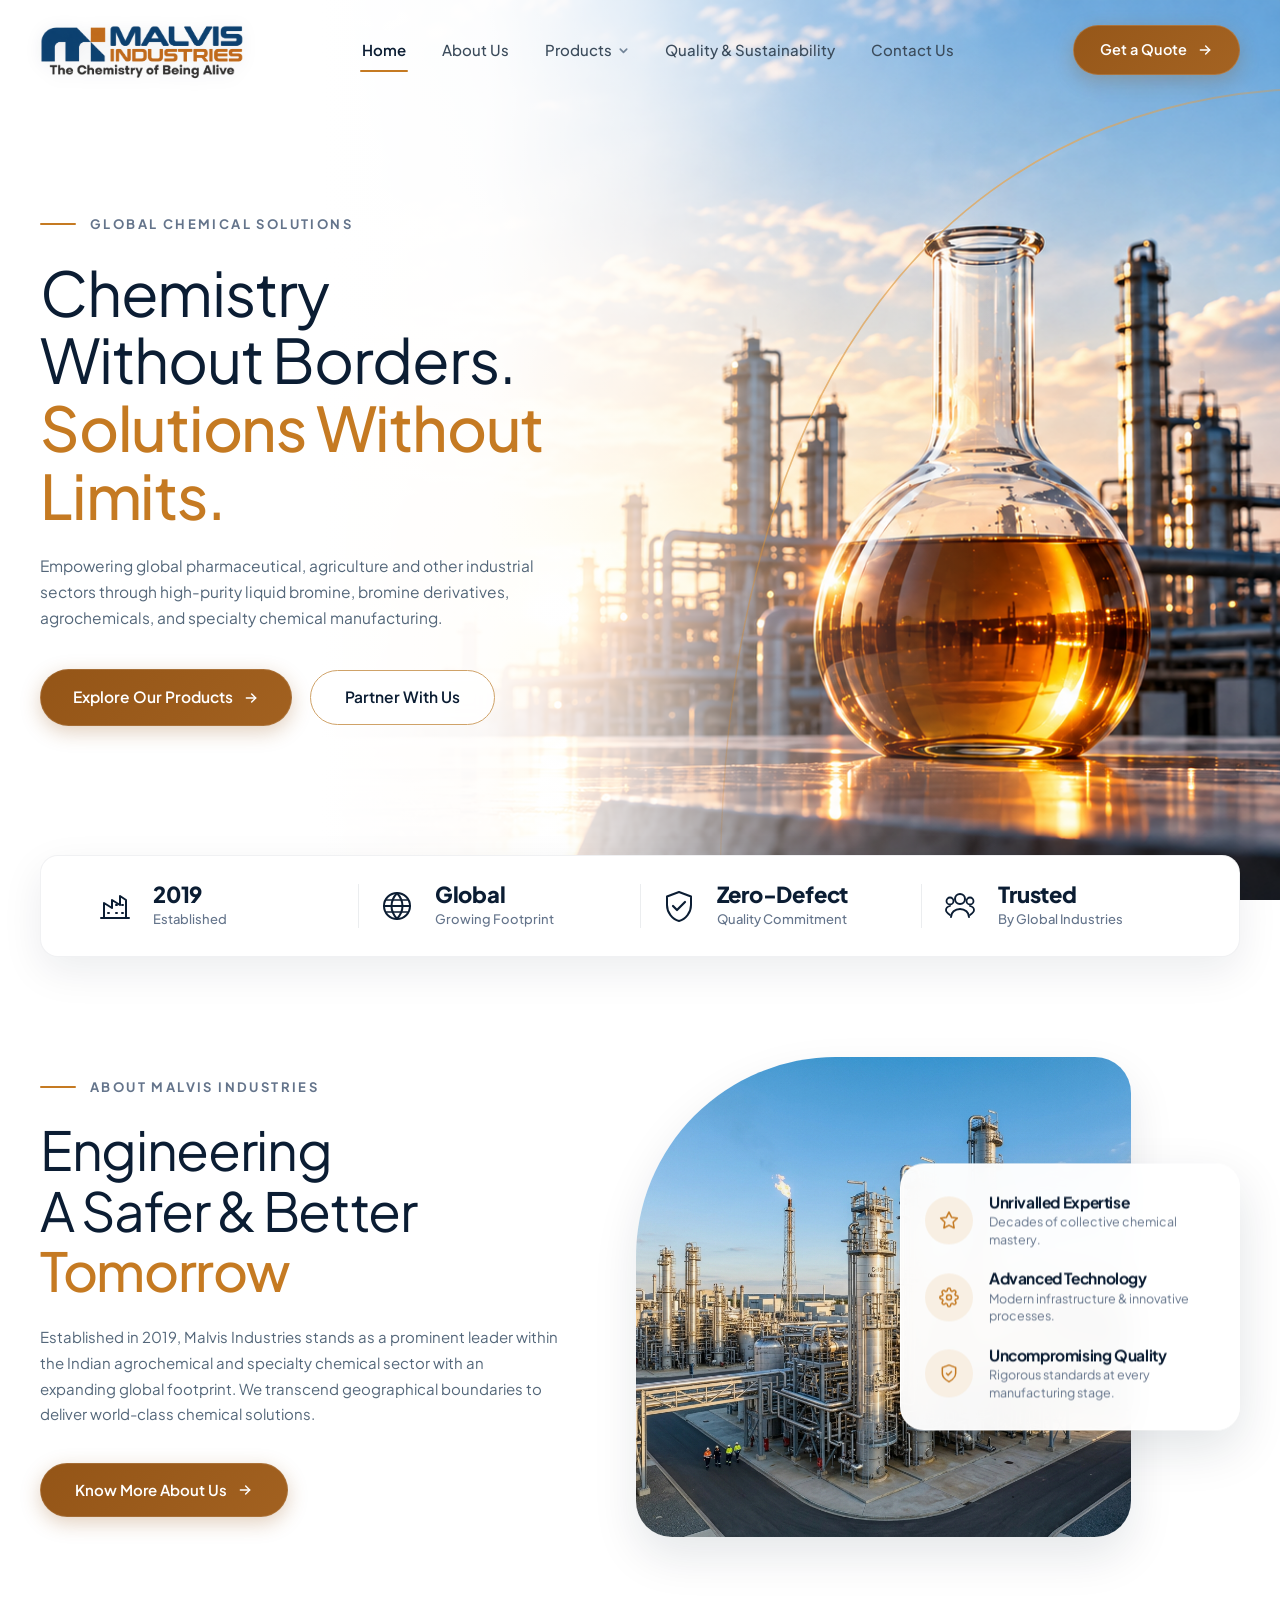
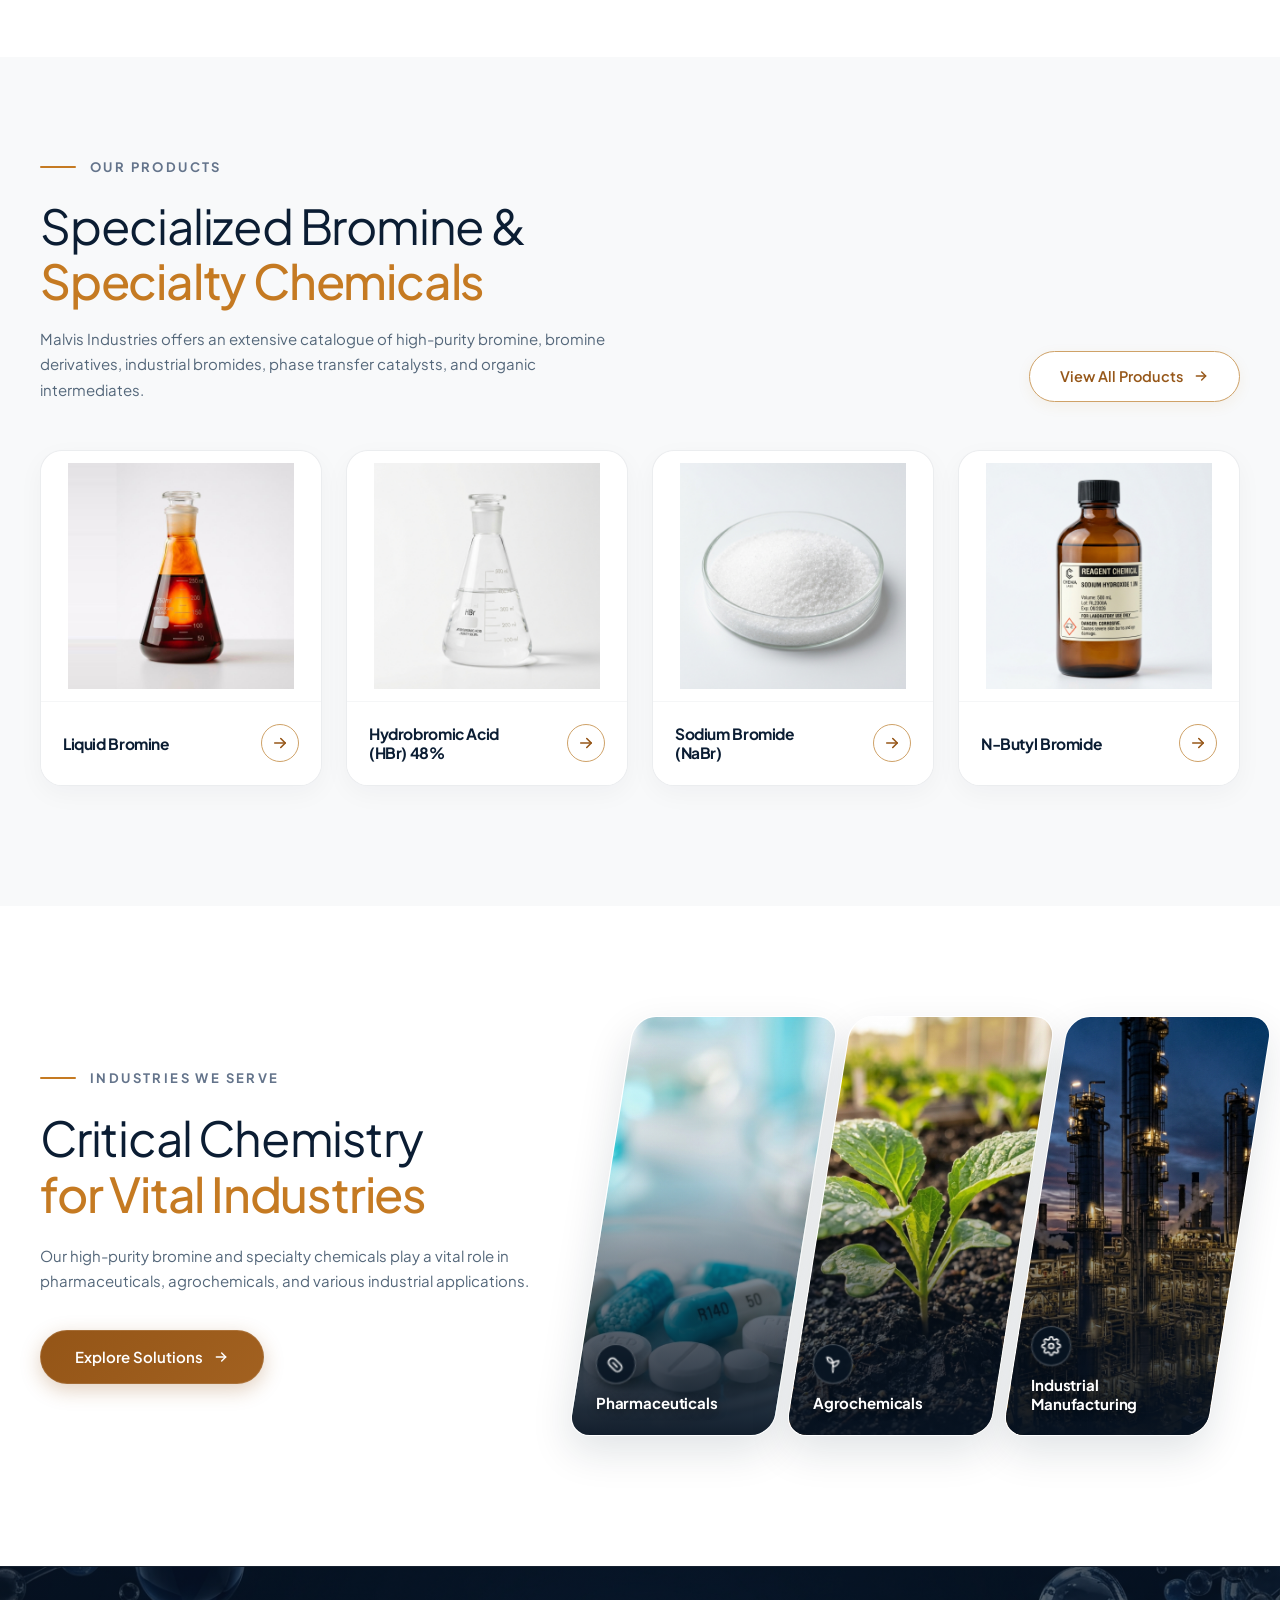
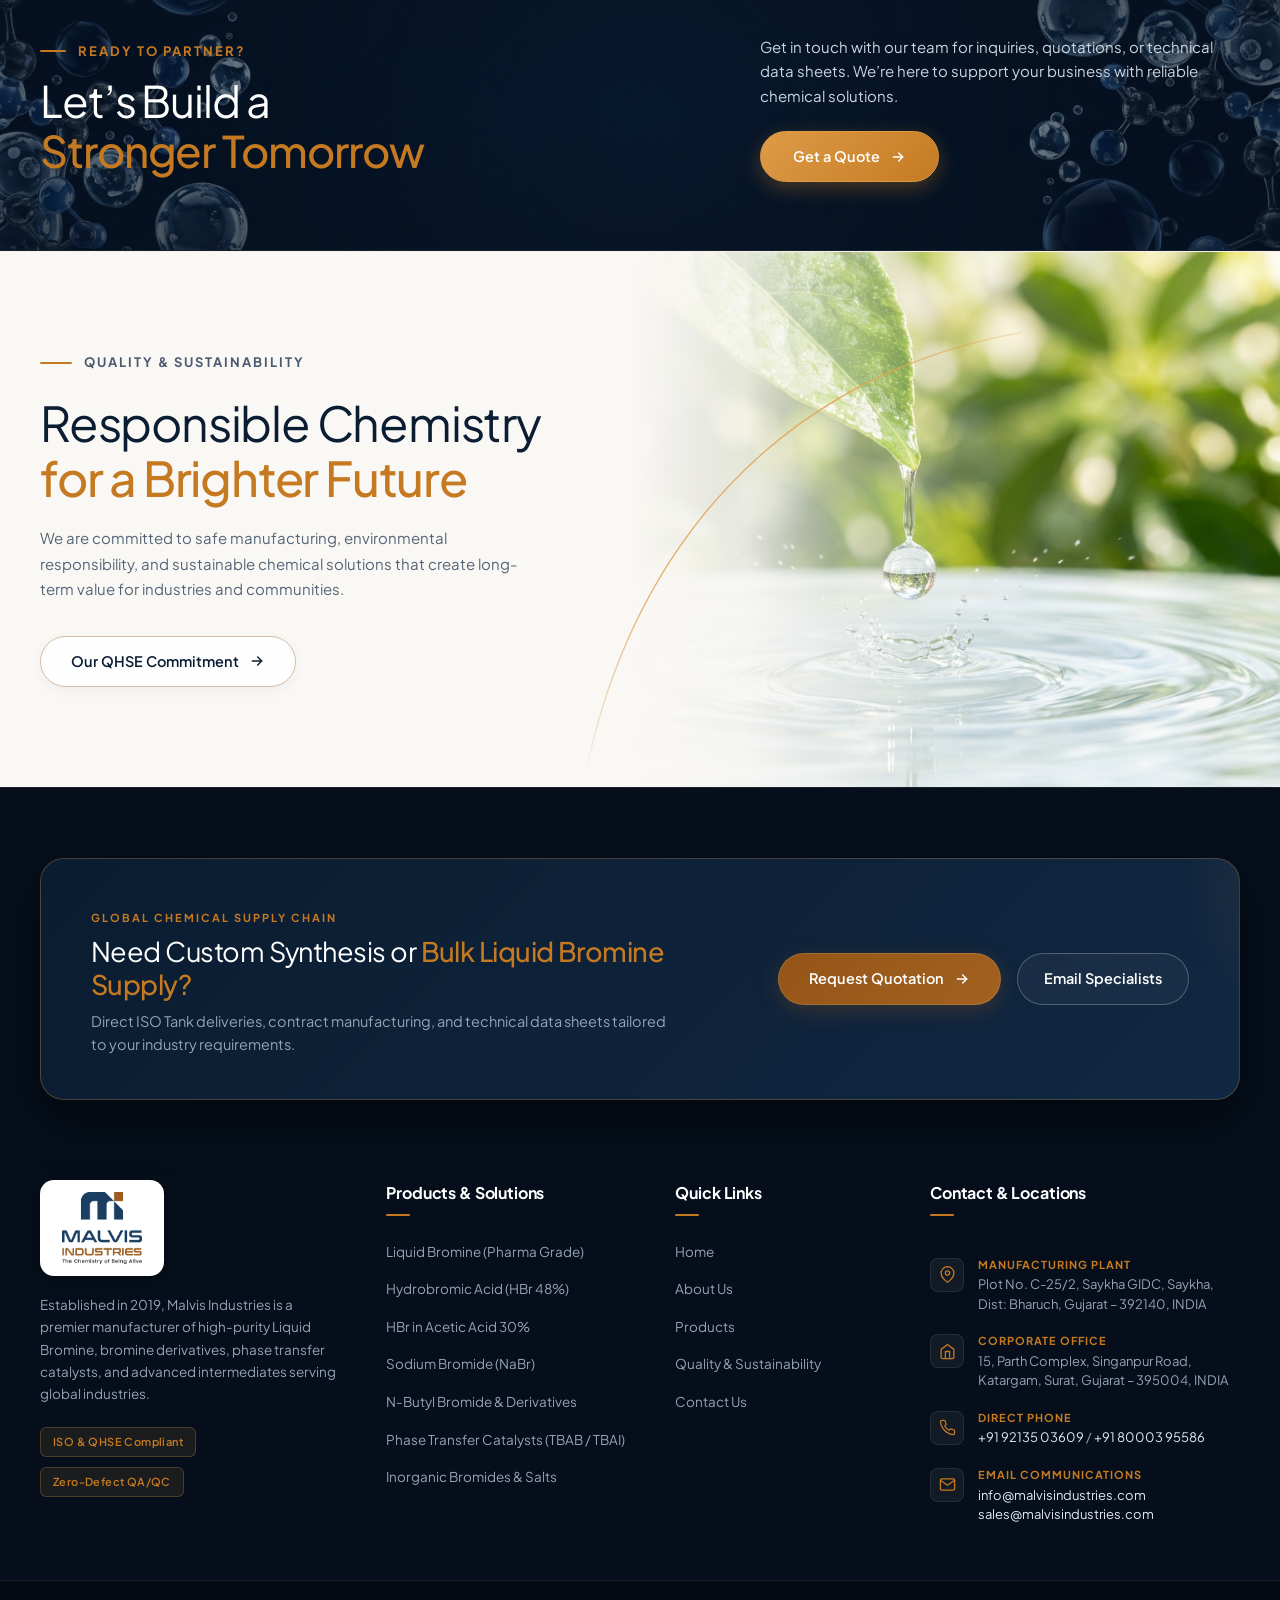
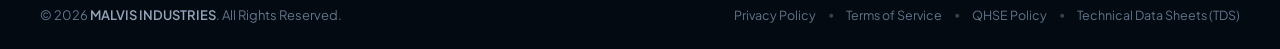
<file: index.html>
<!DOCTYPE html>
<html lang="en">
<head>
  <meta charset="UTF-8">
  <meta name="viewport" content="width=device-width, initial-scale=1.0">
  <title>MALVIS INDUSTRIES — Global Chemical Solutions | Chemistry Without Borders</title>
  <meta name="description" content="Empowering global pharmaceutical, agriculture and other industrial sectors through high-purity liquid bromine, bromine derivatives, agrochemicals, and specialty chemical manufacturing.">
  
  <!-- Google Fonts -->
  <link rel="preconnect" href="https://fonts.googleapis.com">
  <link rel="preconnect" href="https://fonts.gstatic.com" crossorigin>
  <link href="https://fonts.googleapis.com/css2?family=Plus+Jakarta+Sans:ital,wght@0,300;0,400;0,500;0,600;0,700;0,800;1,400;1,500&display=swap" rel="stylesheet">
  <link rel="stylesheet" href="style.css">
  <link rel="icon" type="image/png" href="assets/Malvis Logo_Final.png">
</head>
<body>

  <!-- Navigation Bar -->
  <header class="navbar-header" id="navbar">
    <div class="nav-container">
      
      <!-- Brand Logo -->
      <a href="#home" class="brand-logo" aria-label="MALVIS INDUSTRIES Homepage">
        <img src="assets/headerlogo2.png" alt="MALVIS INDUSTRIES - The Chemistry of Being Alive" class="brand-logo-img">
      </a>

      <!-- Desktop Navigation Menu -->
      <nav class="nav-menu" id="navMenu">
        <ul class="nav-list">
          <li class="nav-item">
            <a href="#home" class="nav-link active">Home</a>
          </li>
          <li class="nav-item">
            <a href="about.html" class="nav-link">About Us</a>
          </li>
          <li class="nav-item has-dropdown">
            <a href="products.html" class="nav-link dropdown-toggle" aria-expanded="false" aria-haspopup="true">
              <span>Products</span>
              <svg class="dropdown-chevron" viewBox="0 0 12 12" fill="none" xmlns="http://www.w3.org/2000/svg">
                <path d="M2.5 4.5L6 8L9.5 4.5" stroke="currentColor" stroke-width="1.8" stroke-linecap="round" stroke-linejoin="round"/>
              </svg>
            </a>

            <!-- Mega Dropdown Menu -->
            <div class="nav-dropdown-menu">
              <div class="dropdown-inner">
                <div class="dropdown-header-banner">
                  <div class="dropdown-banner-copy">
                    <span class="dropdown-eyebrow">OUR CHEMICAL PORTFOLIO</span>
                    <h4 class="dropdown-banner-title">High-Purity Bromine & Specialty Solutions</h4>
                  </div>
                  <a href="products.html" class="dropdown-all-link">
                    <span>View Full Catalog</span>
                    <svg viewBox="0 0 16 16" fill="none" class="dropdown-arrow-svg">
                      <path d="M3.33 8h9.34M8.67 4l4 4-4 4" stroke="currentColor" stroke-width="1.6" stroke-linecap="round" stroke-linejoin="round"/>
                    </svg>
                  </a>
                </div>

                <div class="dropdown-categories-grid">
                  
                  <!-- Category 1: Liquid Bromine & Core Products -->
                  <a href="products.html#cat-liquid-bromine" class="dropdown-cat-card">
                    <div class="dropdown-cat-icon">
                      <svg viewBox="0 0 24 24" fill="none" stroke="currentColor" stroke-width="1.8" stroke-linecap="round" stroke-linejoin="round">
                        <path d="M10 2v7.31a2 2 0 0 1-.37 1.17l-4.26 6.39A2 2 0 0 0 7.04 20h9.92a2 2 0 0 0 1.67-3.13l-4.26-6.39A2 2 0 0 1 14 9.31V2M8.5 2h7M7 16h10"/>
                      </svg>
                    </div>
                    <div class="dropdown-cat-content">
                      <h5 class="dropdown-cat-name">Liquid Bromine & Core</h5>
                      <p class="dropdown-cat-desc">Pure Bromine 99.5%, HBr 48%, NaBr & CaBr2</p>
                    </div>
                    <span class="dropdown-item-arrow">→</span>
                  </a>

                  <!-- Category 2: Organic Bromine Derivatives -->
                  <a href="products.html#cat-organic-bromine" class="dropdown-cat-card">
                    <div class="dropdown-cat-icon">
                      <svg viewBox="0 0 24 24" fill="none" stroke="currentColor" stroke-width="1.8" stroke-linecap="round" stroke-linejoin="round">
                        <circle cx="6" cy="18" r="2.8"/>
                        <circle cx="18" cy="18" r="2.8"/>
                        <circle cx="12" cy="6" r="2.8"/>
                        <line x1="8.8" y1="18" x2="15.2" y2="18"/>
                        <line x1="7.6" y1="15.5" x2="10.4" y2="8.5"/>
                        <line x1="16.4" y1="15.5" x2="13.6" y2="8.5"/>
                      </svg>
                    </div>
                    <div class="dropdown-cat-content">
                      <h5 class="dropdown-cat-name">Organic Bromine Derivatives</h5>
                      <p class="dropdown-cat-desc">NBS, BCP, Bromoacetyl Bromide & Intermediates</p>
                    </div>
                    <span class="dropdown-item-arrow">→</span>
                  </a>

                  <!-- Category 3: Inorganic Bromides & Salts -->
                  <a href="products.html#cat-inorganic-bromides" class="dropdown-cat-card">
                    <div class="dropdown-cat-icon">
                      <svg viewBox="0 0 24 24" fill="none" stroke="currentColor" stroke-width="1.8" stroke-linecap="round" stroke-linejoin="round">
                        <path d="M21 16V8a2 2 0 0 0-1-1.73l-7-4a2 2 0 0 0-2 0l-7 4A2 2 0 0 0 3 8v8a2 2 0 0 0 1 1.73l7 4a2 2 0 0 0 2 0l7-4A2 2 0 0 0 21 16z"/>
                        <polyline points="3.27 6.96 12 12.01 20.73 6.96"/>
                        <line x1="12" y1="22.08" x2="12" y2="12"/>
                      </svg>
                    </div>
                    <div class="dropdown-cat-content">
                      <h5 class="dropdown-cat-name">Inorganic Bromides & Salts</h5>
                      <p class="dropdown-cat-desc">KBr, NH4Br, Zinc Bromide & Sodium Bromate</p>
                    </div>
                    <span class="dropdown-item-arrow">→</span>
                  </a>

                  <!-- Category 4: Quaternary Ammonium & Catalysts -->
                  <a href="products.html#cat-quaternary-ammonium" class="dropdown-cat-card">
                    <div class="dropdown-cat-icon">
                      <svg viewBox="0 0 24 24" fill="none" stroke="currentColor" stroke-width="1.8" stroke-linecap="round" stroke-linejoin="round">
                        <circle cx="12" cy="12" r="2.5"/>
                        <ellipse cx="12" cy="12" rx="9" ry="4" transform="rotate(30 12 12)"/>
                        <ellipse cx="12" cy="12" rx="9" ry="4" transform="rotate(-30 12 12)"/>
                        <ellipse cx="12" cy="12" rx="9" ry="4" transform="rotate(90 12 12)"/>
                      </svg>
                    </div>
                    <div class="dropdown-cat-content">
                      <h5 class="dropdown-cat-name">Quaternary Ammonium & Catalysts</h5>
                      <p class="dropdown-cat-desc">TBAB, TEBAC, CTAB & Phase Transfer Catalysts</p>
                    </div>
                    <span class="dropdown-item-arrow">→</span>
                  </a>

                </div>

                <!-- Dropdown Quick Contact Footer Strip -->
                <div class="dropdown-footer-bar">
                  <div class="dropdown-footer-left">
                    <span class="footer-dot-pulse"></span>
                    <span>Need bulk supply or custom formulations?</span>
                  </div>
                  <a href="contact.html#get-in-touch" class="dropdown-footer-action">
                    <span>Contact Sales</span>
                    <svg viewBox="0 0 14 14" fill="none">
                      <path d="M2.5 7h9M8 3.5l3.5 3.5L8 10.5" stroke="currentColor" stroke-width="1.6" stroke-linecap="round" stroke-linejoin="round"/>
                    </svg>
                  </a>
                </div>

              </div>
            </div>
          </li>
          <li class="nav-item">
            <a href="quality.html" class="nav-link">Quality & Sustainability</a>
          </li>
          <li class="nav-item">
            <a href="contact.html" class="nav-link">Contact Us</a>
          </li>
        </ul>
      </nav>

      <!-- Header Action CTA Button -->
      <div class="nav-cta-wrapper">
        <a href="#quote" class="btn-quote" id="openQuoteModalBtn">
          <span>Get a Quote</span>
          <svg class="btn-arrow" viewBox="0 0 20 20" fill="none" xmlns="http://www.w3.org/2000/svg">
            <path d="M4.16663 10H15.8333" stroke="currentColor" stroke-width="1.8" stroke-linecap="round" stroke-linejoin="round"/>
            <path d="M10.8333 5L15.8333 10L10.8333 15" stroke="currentColor" stroke-width="1.8" stroke-linecap="round" stroke-linejoin="round"/>
          </svg>
        </a>

        <!-- Mobile Hamburger Toggle -->
        <button class="mobile-toggle" id="mobileToggle" aria-label="Toggle navigation menu" aria-expanded="false">
          <span class="hamburger-bar"></span>
          <span class="hamburger-bar"></span>
          <span class="hamburger-bar"></span>
        </button>
      </div>

    </div>
  </header>

  <!-- Main Hero Section -->
  <main>
    <section class="hero-section" id="home">
      
      <!-- Decorative Golden Arc Overlay -->
      <div class="golden-arc-decor" aria-hidden="true">
        <svg viewBox="0 0 1200 800" preserveAspectRatio="none" fill="none" xmlns="http://www.w3.org/2000/svg">
          <path d="M500 800 C 500 320, 800 100, 1200 80" stroke="url(#arcGradient)" stroke-width="1.8" />
          <defs>
            <linearGradient id="arcGradient" x1="500" y1="800" x2="1200" y2="80" gradientUnits="userSpaceOnUse">
              <stop offset="0%" stop-color="#C57A22" stop-opacity="0.1" />
              <stop offset="35%" stop-color="#DE9B47" stop-opacity="0.75" />
              <stop offset="75%" stop-color="#E5A858" stop-opacity="0.85" />
              <stop offset="100%" stop-color="#DE9B47" stop-opacity="0.4" />
            </linearGradient>
          </defs>
        </svg>
      </div>

      <!-- Hero Background Visual (Refinery & Flask) -->
      <div class="hero-bg-container">
        <div class="hero-bg-overlay"></div>
        <img src="assets/hero.png" alt="Chemical manufacturing refinery with liquid bromine Florence flask" class="hero-bg-image" />
      </div>

      <!-- Hero Content Inner Container -->
      <div class="hero-container">
        <div class="hero-content">
          
          <!-- Eyebrow Subtitle -->
          <div class="hero-eyebrow">
            <span class="eyebrow-line"></span>
            <span class="eyebrow-text">GLOBAL CHEMICAL SOLUTIONS</span>
          </div>

          <!-- Hero Main Title -->
          <h1 class="hero-title">
            <span class="title-line-1">Chemistry</span>
            <span class="title-line-2">Without Borders.</span>
            <span class="title-line-3">Solutions Without Limits.</span>
          </h1>

          <!-- Hero Description Paragraph -->
          <p class="hero-description">
            Empowering global pharmaceutical, agriculture and other industrial sectors through high-purity liquid bromine, bromine derivatives, agrochemicals, and specialty chemical manufacturing.
          </p>

          <!-- Hero Action Buttons -->
          <div class="hero-actions">
            <a href="#products" class="btn-primary" id="exploreProductsBtn">
              <span>Explore Our Products</span>
              <svg class="btn-arrow" viewBox="0 0 20 20" fill="none" xmlns="http://www.w3.org/2000/svg">
                <path d="M4.16663 10H15.8333" stroke="currentColor" stroke-width="1.8" stroke-linecap="round" stroke-linejoin="round"/>
                <path d="M10.8333 5L15.8333 10L10.8333 15" stroke="currentColor" stroke-width="1.8" stroke-linecap="round" stroke-linejoin="round"/>
              </svg>
            </a>

            <a href="#partner" class="btn-secondary" id="partnerWithUsBtn">
              <span>Partner With Us</span>
            </a>
          </div>

        </div>
      </div>
      
    </section>

    <!-- Floating Stats & Highlights Bar -->
    <section class="stats-section">
      <div class="stats-container">
        <div class="stats-card">
          
          <!-- Stat Item 1 -->
          <div class="stat-item">
            <div class="stat-icon-wrap">
              <svg viewBox="0 0 36 36" fill="none" xmlns="http://www.w3.org/2000/svg" class="stat-icon-svg">
                <path d="M4 30H32M7 30V15L15 20V12L23 17V8L29 12V30H7Z" stroke="#0B1D33" stroke-width="2" stroke-linecap="round" stroke-linejoin="round"/>
                <path d="M11 25H12M19 25H20M25 25H26M19 17H20M25 17H26" stroke="#0B1D33" stroke-width="2" stroke-linecap="round"/>
              </svg>
            </div>
            <div class="stat-text-wrap">
              <span class="stat-value">2019</span>
              <span class="stat-label">Established</span>
            </div>
          </div>

          <div class="stat-divider"></div>

          <!-- Stat Item 2 -->
          <div class="stat-item">
            <div class="stat-icon-wrap">
              <svg viewBox="0 0 36 36" fill="none" xmlns="http://www.w3.org/2000/svg" class="stat-icon-svg">
                <circle cx="18" cy="18" r="13" stroke="#0B1D33" stroke-width="2"/>
                <path d="M5 18H31M18 5C21.5 9 23.5 13.5 23.5 18C23.5 22.5 21.5 27 18 31C14.5 27 12.5 22.5 12.5 18C12.5 13.5 14.5 9 18 5Z" stroke="#0B1D33" stroke-width="2" stroke-linecap="round" stroke-linejoin="round"/>
                <path d="M7.5 12H28.5M7.5 24H28.5" stroke="#0B1D33" stroke-width="1.6" stroke-linecap="round"/>
              </svg>
            </div>
            <div class="stat-text-wrap">
              <span class="stat-value">Global</span>
              <span class="stat-label">Growing Footprint</span>
            </div>
          </div>

          <div class="stat-divider"></div>

          <!-- Stat Item 3 -->
          <div class="stat-item">
            <div class="stat-icon-wrap">
              <svg viewBox="0 0 36 36" fill="none" xmlns="http://www.w3.org/2000/svg" class="stat-icon-svg">
                <path d="M18 4L6 8.5V17C6 24.5 11.2 31.2 18 33C24.8 31.2 30 24.5 30 17V8.5L18 4Z" stroke="#0B1D33" stroke-width="2" stroke-linecap="round" stroke-linejoin="round"/>
                <path d="M12 18L16 22L24 14" stroke="#0B1D33" stroke-width="2.2" stroke-linecap="round" stroke-linejoin="round"/>
              </svg>
            </div>
            <div class="stat-text-wrap">
              <span class="stat-value">Zero-Defect</span>
              <span class="stat-label">Quality Commitment</span>
            </div>
          </div>

          <div class="stat-divider"></div>

          <!-- Stat Item 4 -->
          <div class="stat-item">
            <div class="stat-icon-wrap">
              <svg viewBox="0 0 36 36" fill="none" xmlns="http://www.w3.org/2000/svg" class="stat-icon-svg">
                <circle cx="18" cy="11" r="5" stroke="#0B1D33" stroke-width="2"/>
                <path d="M9 29C9 24.5 13 21 18 21C23 21 27 24.5 27 29" stroke="#0B1D33" stroke-width="2" stroke-linecap="round"/>
                <circle cx="28" cy="13" r="3.5" stroke="#0B1D33" stroke-width="1.8"/>
                <path d="M28 27C29.8 25.8 32 24.2 32 22C32 19.5 30 18.5 28 18" stroke="#0B1D33" stroke-width="1.8" stroke-linecap="round"/>
                <circle cx="8" cy="13" r="3.5" stroke="#0B1D33" stroke-width="1.8"/>
                <path d="M8 27C6.2 25.8 4 24.2 4 22C4 19.5 6 18.5 8 18" stroke="#0B1D33" stroke-width="1.8" stroke-linecap="round"/>
              </svg>
            </div>
            <div class="stat-text-wrap">
              <span class="stat-value">Trusted</span>
              <span class="stat-label">By Global Industries</span>
            </div>
          </div>

        </div>
      </div>
    </section>

    <!-- About Section -->
    <section class="about-section" id="about">
      <div class="about-container">
        <div class="about-grid">
          
          <!-- Left Column: Copy & Action -->
          <div class="about-content">
            <div class="about-eyebrow">
              <span class="eyebrow-line"></span>
              <span class="eyebrow-text">ABOUT MALVIS INDUSTRIES</span>
            </div>

            <h2 class="about-title">
              <span class="title-line-dark">Engineering</span>
              <span class="title-line-dark">A Safer & Better</span>
              <span class="title-line-amber">Tomorrow</span>
            </h2>

            <p class="about-description">
              Established in 2019, Malvis Industries stands as a prominent leader within the Indian agrochemical and specialty chemical sector with an expanding global footprint. We transcend geographical boundaries to deliver world-class chemical solutions.
            </p>

            <a href="#about-more" class="btn-primary btn-about-cta" id="knowMoreBtn">
              <span>Know More About Us</span>
              <svg class="btn-arrow" viewBox="0 0 20 20" fill="none" xmlns="http://www.w3.org/2000/svg">
                <path d="M4.16663 10H15.8333" stroke="currentColor" stroke-width="1.8" stroke-linecap="round" stroke-linejoin="round"/>
                <path d="M10.8333 5L15.8333 10L10.8333 15" stroke="currentColor" stroke-width="1.8" stroke-linecap="round" stroke-linejoin="round"/>
              </svg>
            </a>
          </div>

          <!-- Right Column: Visual Arch & Floating Feature Card -->
          <div class="about-visual-wrapper">
            
            <!-- Arched Image Container -->
            <div class="about-arch-frame">
              <img src="assets/about-refinery.jpg" alt="Malvis chemical manufacturing refinery and modern distillation infrastructure" class="about-arch-image" />
              <div class="about-arch-overlay"></div>
            </div>

            <!-- Overlapping Modern Feature Card -->
            <div class="about-feature-card">
              
              <!-- Feature Item 1 -->
              <div class="feature-item">
                <div class="feature-icon-badge">
                  <svg viewBox="0 0 24 24" fill="none" xmlns="http://www.w3.org/2000/svg" class="feature-svg">
                    <path d="M12 2L15.09 8.26L22 9.27L17 14.14L18.18 21.02L12 17.77L5.82 21.02L7 14.14L2 9.27L8.91 8.26L12 2Z" stroke="#C57A22" stroke-width="1.8" stroke-linecap="round" stroke-linejoin="round"/>
                  </svg>
                </div>
                <div class="feature-text">
                  <h3 class="feature-title">Unrivalled Expertise</h3>
                  <p class="feature-desc">Decades of collective chemical mastery.</p>
                </div>
              </div>

              <!-- Feature Item 2 -->
              <div class="feature-item">
                <div class="feature-icon-badge">
                  <svg viewBox="0 0 24 24" fill="none" xmlns="http://www.w3.org/2000/svg" class="feature-svg">
                    <circle cx="12" cy="12" r="3" stroke="#C57A22" stroke-width="1.8"/>
                    <path d="M19.4 15a1.65 1.65 0 0 0 .33 1.82l.06.06a2 2 0 0 1 0 2.83 2 2 0 0 1-2.83 0l-.06-.06a1.65 1.65 0 0 0-1.82-.33 1.65 1.65 0 0 0-1 1.51V21a2 2 0 0 1-2 2 2 2 0 0 1-2-2v-.09A1.65 1.65 0 0 0 9 19.4a1.65 1.65 0 0 0-1.82.33l-.06.06a2 2 0 0 1-2.83 0 2 2 0 0 1 0-2.83l.06-.06a1.65 1.65 0 0 0 .33-1.82 1.65 1.65 0 0 0-1.51-1H3a2 2 0 0 1-2-2 2 2 0 0 1 2-2h.09A1.65 1.65 0 0 0 4.6 9a1.65 1.65 0 0 0-.33-1.82l-.06-.06a2 2 0 0 1 0-2.83 2 2 0 0 1 2.83 0l.06.06a1.65 1.65 0 0 0 1.82.33H9a1.65 1.65 0 0 0 1-1.51V3a2 2 0 0 1 2-2 2 2 0 0 1 2 2v.09a1.65 1.65 0 0 0 1 1.51 1.65 1.65 0 0 0 1.82-.33l.06-.06a2 2 0 0 1 2.83 0 2 2 0 0 1 0 2.83l-.06.06a1.65 1.65 0 0 0-.33 1.82V9a1.65 1.65 0 0 0 1.51 1H21a2 2 0 0 1 2 2 2 2 0 0 1-2 2h-.09a1.65 1.65 0 0 0-1.51 1z" stroke="#C57A22" stroke-width="1.8" stroke-linecap="round" stroke-linejoin="round"/>
                  </svg>
                </div>
                <div class="feature-text">
                  <h3 class="feature-title">Advanced Technology</h3>
                  <p class="feature-desc">Modern infrastructure & innovative processes.</p>
                </div>
              </div>

              <!-- Feature Item 3 -->
              <div class="feature-item">
                <div class="feature-icon-badge">
                  <svg viewBox="0 0 24 24" fill="none" xmlns="http://www.w3.org/2000/svg" class="feature-svg">
                    <path d="M12 22s8-4 8-10V5l-8-3-8 3v7c0 6 8 10 8 10z" stroke="#C57A22" stroke-width="1.8" stroke-linecap="round" stroke-linejoin="round"/>
                    <path d="M9 12l2 2 4-4" stroke="#C57A22" stroke-width="1.8" stroke-linecap="round" stroke-linejoin="round"/>
                  </svg>
                </div>
                <div class="feature-text">
                  <h3 class="feature-title">Uncompromising Quality</h3>
                  <p class="feature-desc">Rigorous standards at every manufacturing stage.</p>
                </div>
              </div>

            </div>

          </div>

        </div>
      </div>
    </section>

    <!-- Products Showcase Section -->
    <section class="products-section" id="products">
      <div class="products-container">
        
        <!-- Products Header Row -->
        <div class="products-header">
          <div class="products-header-left">
            <div class="products-eyebrow">
              <span class="eyebrow-line"></span>
              <span class="eyebrow-text">OUR PRODUCTS</span>
            </div>
            <h2 class="products-title">
              <span class="title-dark">Specialized Bromine &</span>
              <span class="title-amber">Specialty Chemicals</span>
            </h2>
            <p class="products-subtitle">
              Malvis Industries offers an extensive catalogue of high-purity bromine, bromine derivatives, industrial bromides, phase transfer catalysts, and organic intermediates.
            </p>
          </div>

          <div class="products-header-right">
            <a href="#quote" class="btn-outline-gold" id="viewAllProductsBtn">
              <span>View All Products</span>
              <svg class="btn-arrow" viewBox="0 0 20 20" fill="none" xmlns="http://www.w3.org/2000/svg">
                <path d="M4.16663 10H15.8333" stroke="currentColor" stroke-width="1.8" stroke-linecap="round" stroke-linejoin="round"/>
                <path d="M10.8333 5L15.8333 10L10.8333 15" stroke="currentColor" stroke-width="1.8" stroke-linecap="round" stroke-linejoin="round"/>
              </svg>
            </a>
          </div>
        </div>

        <!-- 4 Product Cards Grid -->
        <div class="products-grid">
          
          <!-- Product Card 1: Liquid Bromine -->
          <div class="product-card">
            <div class="product-image-box">
              <img src="assets/prod-liquid-bromine.jpg" alt="Liquid Bromine in laboratory Erlenmeyer flask" class="product-img" />
            </div>
            <div class="product-card-footer">
              <h3 class="product-name">Liquid Bromine</h3>
              <a href="#quote" class="product-arrow-btn" aria-label="Learn more about Liquid Bromine">
                <svg viewBox="0 0 20 20" fill="none" xmlns="http://www.w3.org/2000/svg" class="arrow-svg">
                  <path d="M4.16663 10H15.8333" stroke="currentColor" stroke-width="1.8" stroke-linecap="round" stroke-linejoin="round"/>
                  <path d="M10.8333 5L15.8333 10L10.8333 15" stroke="currentColor" stroke-width="1.8" stroke-linecap="round" stroke-linejoin="round"/>
                </svg>
              </a>
            </div>
          </div>

          <!-- Product Card 2: Hydrobromic Acid (HBr) 48% -->
          <div class="product-card">
            <div class="product-image-box">
              <img src="assets/prod-hbr-acid.jpg" alt="Hydrobromic Acid (HBr) 48% in conical flask" class="product-img" />
            </div>
            <div class="product-card-footer">
              <h3 class="product-name">Hydrobromic Acid<br>(HBr) 48%</h3>
              <a href="#quote" class="product-arrow-btn" aria-label="Learn more about Hydrobromic Acid">
                <svg viewBox="0 0 20 20" fill="none" xmlns="http://www.w3.org/2000/svg" class="arrow-svg">
                  <path d="M4.16663 10H15.8333" stroke="currentColor" stroke-width="1.8" stroke-linecap="round" stroke-linejoin="round"/>
                  <path d="M10.8333 5L15.8333 10L10.8333 15" stroke="currentColor" stroke-width="1.8" stroke-linecap="round" stroke-linejoin="round"/>
                </svg>
              </a>
            </div>
          </div>

          <!-- Product Card 3: Sodium Bromide (NaBr) -->
          <div class="product-card">
            <div class="product-image-box">
              <img src="assets/prod-sodium-bromide.jpg" alt="Sodium Bromide (NaBr) powder in glass dish" class="product-img" />
            </div>
            <div class="product-card-footer">
              <h3 class="product-name">Sodium Bromide<br>(NaBr)</h3>
              <a href="#quote" class="product-arrow-btn" aria-label="Learn more about Sodium Bromide">
                <svg viewBox="0 0 20 20" fill="none" xmlns="http://www.w3.org/2000/svg" class="arrow-svg">
                  <path d="M4.16663 10H15.8333" stroke="currentColor" stroke-width="1.8" stroke-linecap="round" stroke-linejoin="round"/>
                  <path d="M10.8333 5L15.8333 10L10.8333 15" stroke="currentColor" stroke-width="1.8" stroke-linecap="round" stroke-linejoin="round"/>
                </svg>
              </a>
            </div>
          </div>

          <!-- Product Card 4: N-Butyl Bromide -->
          <div class="product-card">
            <div class="product-image-box">
              <img src="assets/prod-butyl-bromide.jpg" alt="N-Butyl Bromide amber reagent chemical bottle" class="product-img" />
            </div>
            <div class="product-card-footer">
              <h3 class="product-name">N-Butyl Bromide</h3>
              <a href="#quote" class="product-arrow-btn" aria-label="Learn more about N-Butyl Bromide">
                <svg viewBox="0 0 20 20" fill="none" xmlns="http://www.w3.org/2000/svg" class="arrow-svg">
                  <path d="M4.16663 10H15.8333" stroke="currentColor" stroke-width="1.8" stroke-linecap="round" stroke-linejoin="round"/>
                  <path d="M10.8333 5L15.8333 10L10.8333 15" stroke="currentColor" stroke-width="1.8" stroke-linecap="round" stroke-linejoin="round"/>
                </svg>
              </a>
            </div>
          </div>

        </div>

      </div>
    </section>

    <!-- Industries We Serve Section -->
    <section class="industries-section" id="industries">
      <div class="industries-container">
        <div class="industries-grid">
          
          <!-- Left Column: Copy & CTA -->
          <div class="industries-content">
            <div class="industries-eyebrow">
              <span class="eyebrow-line"></span>
              <span class="eyebrow-text">INDUSTRIES WE SERVE</span>
            </div>
            
            <h2 class="industries-title">
              <span class="title-dark">Critical Chemistry</span>
              <span class="title-amber">for Vital Industries</span>
            </h2>

            <p class="industries-description">
              Our high-purity bromine and specialty chemicals play a vital role in pharmaceuticals, agrochemicals, and various industrial applications.
            </p>

            <a href="#quote" class="btn-primary btn-industries-cta" id="exploreSolutionsBtn">
              <span>Explore Solutions</span>
              <svg class="btn-arrow" viewBox="0 0 20 20" fill="none" xmlns="http://www.w3.org/2000/svg">
                <path d="M4.16663 10H15.8333" stroke="currentColor" stroke-width="1.8" stroke-linecap="round" stroke-linejoin="round"/>
                <path d="M10.8333 5L15.8333 10L10.8333 15" stroke="currentColor" stroke-width="1.8" stroke-linecap="round" stroke-linejoin="round"/>
              </svg>
            </a>
          </div>

          <!-- Right Column: 3 Slanted Visual Cards -->
          <div class="industries-cards-wrap">
            
            <!-- Industry Card 1: Pharmaceuticals -->
            <div class="industry-card">
              <div class="industry-card-inner">
                <img src="assets/ind-pharma.jpg" alt="Pharmaceuticals chemical applications" class="industry-card-img" />
              </div>
              <div class="industry-card-overlay"></div>
              <div class="industry-card-content">
                <div class="industry-icon-badge">
                  <!-- Pill / Capsule SVG Icon -->
                  <svg viewBox="0 0 24 24" fill="none" xmlns="http://www.w3.org/2000/svg" class="industry-svg">
                    <path d="M10.5 19.5L4.5 13.5C2.5 11.5 2.5 8.5 4.5 6.5C6.5 4.5 9.5 4.5 11.5 6.5L17.5 12.5C19.5 14.5 19.5 17.5 17.5 19.5C15.5 21.5 12.5 21.5 10.5 19.5Z" stroke="#FFFFFF" stroke-width="1.8" stroke-linecap="round" stroke-linejoin="round"/>
                    <path d="M8.5 10.5L13.5 15.5" stroke="#FFFFFF" stroke-width="1.8" stroke-linecap="round"/>
                  </svg>
                </div>
                <h3 class="industry-card-title">Pharmaceuticals</h3>
              </div>
            </div>

            <!-- Industry Card 2: Agrochemicals -->
            <div class="industry-card">
              <div class="industry-card-inner">
                <img src="assets/ind-agro.jpg" alt="Agrochemicals crop science and fertilizers" class="industry-card-img" />
              </div>
              <div class="industry-card-overlay"></div>
              <div class="industry-card-content">
                <div class="industry-icon-badge">
                  <!-- Leaf / Sprout SVG Icon -->
                  <svg viewBox="0 0 24 24" fill="none" xmlns="http://www.w3.org/2000/svg" class="industry-svg">
                    <path d="M12 22C12 22 12 15 12 11C12 7 9 4 5 4C5 8 8 11 12 11M12 11C12 11 15 8 19 8C19 12 16 15 12 15" stroke="#FFFFFF" stroke-width="1.8" stroke-linecap="round" stroke-linejoin="round"/>
                  </svg>
                </div>
                <h3 class="industry-card-title">Agrochemicals</h3>
              </div>
            </div>

            <!-- Industry Card 3: Industrial Manufacturing -->
            <div class="industry-card">
              <div class="industry-card-inner">
                <img src="assets/ind-manufacturing.jpg" alt="Industrial chemical manufacturing refinery" class="industry-card-img" />
              </div>
              <div class="industry-card-overlay"></div>
              <div class="industry-card-content">
                <div class="industry-icon-badge">
                  <!-- Factory / Gear SVG Icon -->
                  <svg viewBox="0 0 24 24" fill="none" xmlns="http://www.w3.org/2000/svg" class="industry-svg">
                    <path d="M19.4 15a1.65 1.65 0 0 0 .33 1.82l.06.06a2 2 0 0 1 0 2.83 2 2 0 0 1-2.83 0l-.06-.06a1.65 1.65 0 0 0-1.82-.33 1.65 1.65 0 0 0-1 1.51V21a2 2 0 0 1-2 2 2 2 0 0 1-2-2v-.09A1.65 1.65 0 0 0 9 19.4a1.65 1.65 0 0 0-1.82.33l-.06.06a2 2 0 0 1-2.83 0 2 2 0 0 1 0-2.83l.06-.06a1.65 1.65 0 0 0 .33-1.82 1.65 1.65 0 0 0-1.51-1H3a2 2 0 0 1-2-2 2 2 0 0 1 2-2h.09A1.65 1.65 0 0 0 4.6 9a1.65 1.65 0 0 0-.33-1.82l-.06-.06a2 2 0 0 1 0-2.83 2 2 0 0 1 2.83 0l.06.06a1.65 1.65 0 0 0 1.82.33H9a1.65 1.65 0 0 0 1-1.51V3a2 2 0 0 1 2-2 2 2 0 0 1 2 2v.09a1.65 1.65 0 0 0 1 1.51 1.65 1.65 0 0 0 1.82-.33l.06-.06a2 2 0 0 1 2.83 0 2 2 0 0 1 0 2.83l-.06.06a1.65 1.65 0 0 0-.33 1.82V9a1.65 1.65 0 0 0 1.51 1H21a2 2 0 0 1 2 2 2 2 0 0 1-2 2h-.09a1.65 1.65 0 0 0-1.51 1z" stroke="#FFFFFF" stroke-width="1.8" stroke-linecap="round" stroke-linejoin="round"/>
                    <circle cx="12" cy="12" r="3" stroke="#FFFFFF" stroke-width="1.8"/>
                  </svg>
                </div>
                <h3 class="industry-card-title">Industrial<br>Manufacturing</h3>
              </div>
            </div>

          </div>

        </div>
      </div>
    </section>

    <!-- Ready to Partner CTA Banner Section -->
    <section class="partner-banner-section">
      <div class="banner-bg-wrap">
        <img src="assets/banner-molecules.jpg" alt="Chemical molecular network background" class="banner-bg-img" />
        <div class="banner-bg-overlay"></div>
      </div>
      <div class="banner-container">
        <div class="banner-content-grid">
          
          <!-- Banner Left: Headline -->
          <div class="banner-left">
            <div class="banner-eyebrow">
              <span class="eyebrow-line-gold"></span>
              <span class="eyebrow-text-gold">READY TO PARTNER?</span>
            </div>
            <h2 class="banner-title">
              <span class="title-white">Let’s Build a</span>
              <span class="title-amber">Stronger Tomorrow</span>
            </h2>
          </div>

          <!-- Banner Right: Description & CTA -->
          <div class="banner-right">
            <p class="banner-desc">
              Get in touch with our team for inquiries, quotations, or technical data sheets. We’re here to support your business with reliable chemical solutions.
            </p>
            <a href="#quote" class="btn-primary btn-banner-cta" id="bannerGetQuoteBtn">
              <span>Get a Quote</span>
              <svg class="btn-arrow" viewBox="0 0 20 20" fill="none" xmlns="http://www.w3.org/2000/svg">
                <path d="M4.16663 10H15.8333" stroke="currentColor" stroke-width="1.8" stroke-linecap="round" stroke-linejoin="round"/>
                <path d="M10.8333 5L15.8333 10L10.8333 15" stroke="currentColor" stroke-width="1.8" stroke-linecap="round" stroke-linejoin="round"/>
              </svg>
            </a>
          </div>

        </div>
      </div>
    </section>

    <!-- Quality & Sustainability Section -->
    <section class="sustainability-section" id="quality">
      
      <!-- Sustainability Background Image Layer -->
      <div class="sustainability-bg-container">
        <div class="sustainability-bg-overlay"></div>
        <img src="assets/sustainability-leaf.jpg" alt="Pristine water droplet on fresh green leaf environmental sustainability" class="sustainability-bg-image" />
      </div>

      <!-- Golden Arc SVG Overlay -->
      <div class="sustainability-arc-decor" aria-hidden="true">
        <svg viewBox="0 0 1440 600" preserveAspectRatio="none" fill="none" xmlns="http://www.w3.org/2000/svg">
          <path d="M 660 580 C 710 340, 870 140, 1150 90" stroke="url(#sustArcGradient)" stroke-width="1.6" />
          <defs>
            <linearGradient id="sustArcGradient" x1="660" y1="580" x2="1150" y2="90" gradientUnits="userSpaceOnUse">
              <stop offset="0%" stop-color="#C57A22" stop-opacity="0.05" />
              <stop offset="30%" stop-color="#DE9B47" stop-opacity="0.8" />
              <stop offset="75%" stop-color="#E5A858" stop-opacity="0.95" />
              <stop offset="100%" stop-color="#DE9B47" stop-opacity="0.2" />
            </linearGradient>
          </defs>
        </svg>
      </div>

      <!-- Sustainability Content Container -->
      <div class="sustainability-container">
        <div class="sustainability-content">
          
          <div class="sustainability-eyebrow">
            <span class="eyebrow-line"></span>
            <span class="eyebrow-text">QUALITY & SUSTAINABILITY</span>
          </div>

          <h2 class="sustainability-title">
            <span class="title-dark">Responsible Chemistry</span>
            <span class="title-amber">for a Brighter Future</span>
          </h2>

          <p class="sustainability-description">
            We are committed to safe manufacturing, environmental responsibility, and sustainable chemical solutions that create long-term value for industries and communities.
          </p>

          <a href="#quote" class="btn-outline-dark" id="qhseCommitmentBtn">
            <span>Our QHSE Commitment</span>
            <svg class="btn-arrow" viewBox="0 0 20 20" fill="none" xmlns="http://www.w3.org/2000/svg">
              <path d="M4.16663 10H15.8333" stroke="currentColor" stroke-width="1.8" stroke-linecap="round" stroke-linejoin="round"/>
              <path d="M10.8333 5L15.8333 10L10.8333 15" stroke="currentColor" stroke-width="1.8" stroke-linecap="round" stroke-linejoin="round"/>
            </svg>
          </a>

        </div>
      </div>

    </section>
  </main>

  <!-- Main Footer Section -->
  <footer class="site-footer" id="contact">
    <div class="footer-top-cta">
      <div class="footer-container">
        <div class="footer-cta-card">
          <div class="footer-cta-content">
            <span class="footer-cta-badge">Global Chemical Supply Chain</span>
            <h3 class="footer-cta-title"><span class="title-white">Need Custom Synthesis or</span> <span class="title-amber">Bulk Liquid Bromine Supply?</span></h3>
            <p class="footer-cta-desc">Direct ISO Tank deliveries, contract manufacturing, and technical data sheets tailored to your industry requirements.</p>
          </div>
          <div class="footer-cta-actions">
            <a href="#quote" class="btn-primary btn-footer-cta" id="footerGetQuoteBtn">
              <span>Request Quotation</span>
              <svg class="btn-arrow" viewBox="0 0 20 20" fill="none" xmlns="http://www.w3.org/2000/svg">
                <path d="M4.16663 10H15.8333" stroke="currentColor" stroke-width="1.8" stroke-linecap="round" stroke-linejoin="round"/>
                <path d="M10.8333 5L15.8333 10L10.8333 15" stroke="currentColor" stroke-width="1.8" stroke-linecap="round" stroke-linejoin="round"/>
              </svg>
            </a>
            <a href="mailto:info@malvisindustries.com" class="btn-outline-light">
              <span>Email Specialists</span>
            </a>
          </div>
        </div>
      </div>
    </div>

    <div class="footer-main">
      <div class="footer-container">
        <div class="footer-grid">
          
          <!-- Column 1: Brand & Overview -->
          <div class="footer-col footer-col-brand">
            <a href="index.html" class="footer-logo" aria-label="MALVIS INDUSTRIES Homepage">
              <img src="assets/Malvis Logo_Final.png" alt="MALVIS INDUSTRIES - The Chemistry of Being Alive" class="footer-logo-img">
            </a>

            <p class="footer-about-text">
              Established in 2019, Malvis Industries is a premier manufacturer of high-purity Liquid Bromine, bromine derivatives, phase transfer catalysts, and advanced intermediates serving global industries.
            </p>

            <div class="footer-badges">
              <span class="f-badge">ISO & QHSE Compliant</span>
              <span class="f-badge">Zero-Defect QA/QC</span>
            </div>
          </div>

          <!-- Column 2: Chemical Products -->
          <div class="footer-col">
            <h4 class="footer-heading">Products & Solutions</h4>
            <ul class="footer-links">
              <li><a href="products.html#cat-liquid-bromine">Liquid Bromine (Pharma Grade)</a></li>
              <li><a href="products.html#cat-liquid-bromine">Hydrobromic Acid (HBr 48%)</a></li>
              <li><a href="products.html#cat-liquid-bromine">HBr in Acetic Acid 30%</a></li>
              <li><a href="products.html#cat-liquid-bromine">Sodium Bromide (NaBr)</a></li>
              <li><a href="products.html#cat-organic-bromine">N-Butyl Bromide & Derivatives</a></li>
              <li><a href="products.html#cat-quaternary-ammonium">Phase Transfer Catalysts (TBAB / TBAI)</a></li>
              <li><a href="products.html#cat-inorganic-bromides">Inorganic Bromides & Salts</a></li>
            </ul>
          </div>

          <!-- Column 3: Quick Navigation -->
          <div class="footer-col">
            <h4 class="footer-heading">Quick Links</h4>
            <ul class="footer-links">
              <li><a href="index.html">Home</a></li>
              <li><a href="about.html">About Us</a></li>
              <li><a href="products.html">Products</a></li>
              <li><a href="quality.html">Quality & Sustainability</a></li>
              <li><a href="contact.html">Contact Us</a></li>
            </ul>
          </div>

          <!-- Column 4: Contact & Locations -->
          <div class="footer-col footer-col-contact">
            <h4 class="footer-heading">Contact & Locations</h4>
            
            <div class="contact-item">
              <div class="contact-icon">
                <svg viewBox="0 0 24 24" fill="none" stroke="currentColor" stroke-width="1.8" stroke-linecap="round" stroke-linejoin="round">
                  <path d="M21 10c0 7-9 13-9 13s-9-6-9-13a9 9 0 0 1 18 0z"></path>
                  <circle cx="12" cy="10" r="3"></circle>
                </svg>
              </div>
              <div class="contact-detail">
                <span class="contact-label">Manufacturing Plant</span>
                <p class="contact-text">Plot No. C-25/2, Saykha GIDC, Saykha, Dist: Bharuch, Gujarat – 392140, INDIA</p>
              </div>
            </div>

            <div class="contact-item">
              <div class="contact-icon">
                <svg viewBox="0 0 24 24" fill="none" stroke="currentColor" stroke-width="1.8" stroke-linecap="round" stroke-linejoin="round">
                  <path d="M3 9l9-7 9 7v11a2 2 0 0 1-2 2H5a2 2 0 0 1-2-2z"></path>
                  <polyline points="9 22 9 12 15 12 15 22"></polyline>
                </svg>
              </div>
              <div class="contact-detail">
                <span class="contact-label">Corporate Office</span>
                <p class="contact-text">15, Parth Complex, Singanpur Road, Katargam, Surat, Gujarat – 395004, INDIA</p>
              </div>
            </div>

            <div class="contact-item">
              <div class="contact-icon">
                <svg viewBox="0 0 24 24" fill="none" stroke="currentColor" stroke-width="1.8" stroke-linecap="round" stroke-linejoin="round">
                  <path d="M22 16.92v3a2 2 0 0 1-2.18 2 19.79 19.79 0 0 1-8.63-3.07 19.5 19.5 0 0 1-6-6 19.79 19.79 0 0 1-3.07-8.67A2 2 0 0 1 4.11 2h3a2 2 0 0 1 2 1.72 12.84 12.84 0 0 0 .7 2.81 2 2 0 0 1-.45 2.11L8.09 9.91a16 16 0 0 0 6 6l1.27-1.27a2 2 0 0 1 2.11-.45 12.84 12.84 0 0 0 2.81.7A2 2 0 0 1 22 16.92z"></path>
                </svg>
              </div>
              <div class="contact-detail">
                <span class="contact-label">Direct Phone</span>
                <p class="contact-text">
                  <a href="tel:+919213503609">+91 92135 03609</a> / <a href="tel:+918000395586">+91 80003 95586</a>
                </p>
              </div>
            </div>

            <div class="contact-item">
              <div class="contact-icon">
                <svg viewBox="0 0 24 24" fill="none" stroke="currentColor" stroke-width="1.8" stroke-linecap="round" stroke-linejoin="round">
                  <path d="M4 4h16c1.1 0 2 .9 2 2v12c0 1.1-.9 2-2 2H4c-1.1 0-2-.9-2-2V6c0-1.1.9-2 2-2z"></path>
                  <polyline points="22,6 12,13 2,6"></polyline>
                </svg>
              </div>
              <div class="contact-detail">
                <span class="contact-label">Email Communications</span>
                <p class="contact-text">
                  <a href="mailto:info@malvisindustries.com">info@malvisindustries.com</a><br>
                  <a href="mailto:sales@malvisindustries.com">sales@malvisindustries.com</a>
                </p>
              </div>
            </div>

          </div>

        </div>
      </div>
    </div>

    <!-- Footer Bottom Legal & Copyright -->
    <div class="footer-bottom">
      <div class="footer-container">
        <div class="footer-bottom-flex">
          <p class="footer-copyright">
            © 2026 <strong>MALVIS INDUSTRIES</strong>. All Rights Reserved.
          </p>
          <div class="footer-legal-links">
            <a href="#">Privacy Policy</a>
            <span class="legal-dot">•</span>
            <a href="#">Terms of Service</a>
            <span class="legal-dot">•</span>
            <a href="#">QHSE Policy</a>
            <span class="legal-dot">•</span>
            <a href="#">Technical Data Sheets (TDS)</a>
          </div>
        </div>
      </div>
    </div>
  </footer>

  <!-- Interactive Get a Quote Modal -->
  <div class="modal-backdrop" id="quoteModal" aria-hidden="true" role="dialog">
    <div class="modal-card">
      <button class="modal-close" id="closeQuoteModalBtn" aria-label="Close quote modal">&times;</button>
      
      <div class="modal-header">
        <div class="modal-badge">Request Consultation</div>
        <h3 class="modal-title">Get a Custom Chemical Quote</h3>
        <p class="modal-desc">Connect with our chemical specialists for technical specifications, liquid bromine pricing, and bulk delivery contracts.</p>
      </div>

      <form class="quote-form" id="quoteForm" onsubmit="event.preventDefault(); handleQuoteSubmit();">
        <div class="form-row">
          <div class="form-group">
            <label for="fullName">Full Name</label>
            <input type="text" id="fullName" placeholder="e.g. Dr. Arthur Miller" required />
          </div>
          <div class="form-group">
            <label for="workEmail">Business Email</label>
            <input type="email" id="workEmail" placeholder="arthur@enterprise.com" required />
          </div>
        </div>

        <div class="form-row">
          <div class="form-group">
            <label for="companyName">Company / Organization</label>
            <input type="text" id="companyName" placeholder="Global Pharma Ltd." required />
          </div>
          <div class="form-group">
            <label for="productInterest">Chemical Sector / Interest</label>
            <select id="productInterest" required>
              <option value="" disabled selected>Select chemical category</option>
              <option value="liquid-bromine">High-Purity Liquid Bromine</option>
              <option value="bromine-derivatives">Bromine Derivatives</option>
              <option value="agrochemicals">Agrochemical Intermediates</option>
              <option value="specialty-chemicals">Specialty Chemical Manufacturing</option>
            </select>
          </div>
        </div>

        <div class="form-group">
          <label for="casNumber">Chemical Name / CAS Number of Interest</label>
          <input type="text" id="casNumber" placeholder="e.g. Liquid Bromine [CAS 7726-95-6] or TBAB [CAS 1643-19-2]" />
        </div>

        <div class="form-group">
          <label for="requirements">Specific Requirements / Volume / Delivery Port</label>
          <textarea id="requirements" rows="3" placeholder="Specify purity grade (Pharma / Industrial), volume, packaging (ISO Tank, Drums), or export delivery port..."></textarea>
        </div>

        <button type="submit" class="btn-primary modal-submit-btn">
          <span>Submit Quote Request</span>
          <svg class="btn-arrow" viewBox="0 0 20 20" fill="none" xmlns="http://www.w3.org/2000/svg">
            <path d="M4.16663 10H15.8333" stroke="currentColor" stroke-width="1.8" stroke-linecap="round" stroke-linejoin="round"/>
            <path d="M10.8333 5L15.8333 10L10.8333 15" stroke="currentColor" stroke-width="1.8" stroke-linecap="round" stroke-linejoin="round"/>
          </svg>
        </button>
      </form>
      
      <div class="quote-success-message" id="quoteSuccessMessage" style="display: none;">
        <div class="success-icon">✓</div>
        <h4>Inquiry Received</h4>
        <p>Thank you. Our technical sales team will review your specifications and contact you within 24 business hours.</p>
      </div>
    </div>
  </div>

  <script src="script.js"></script>
</body>
</html>
</file>
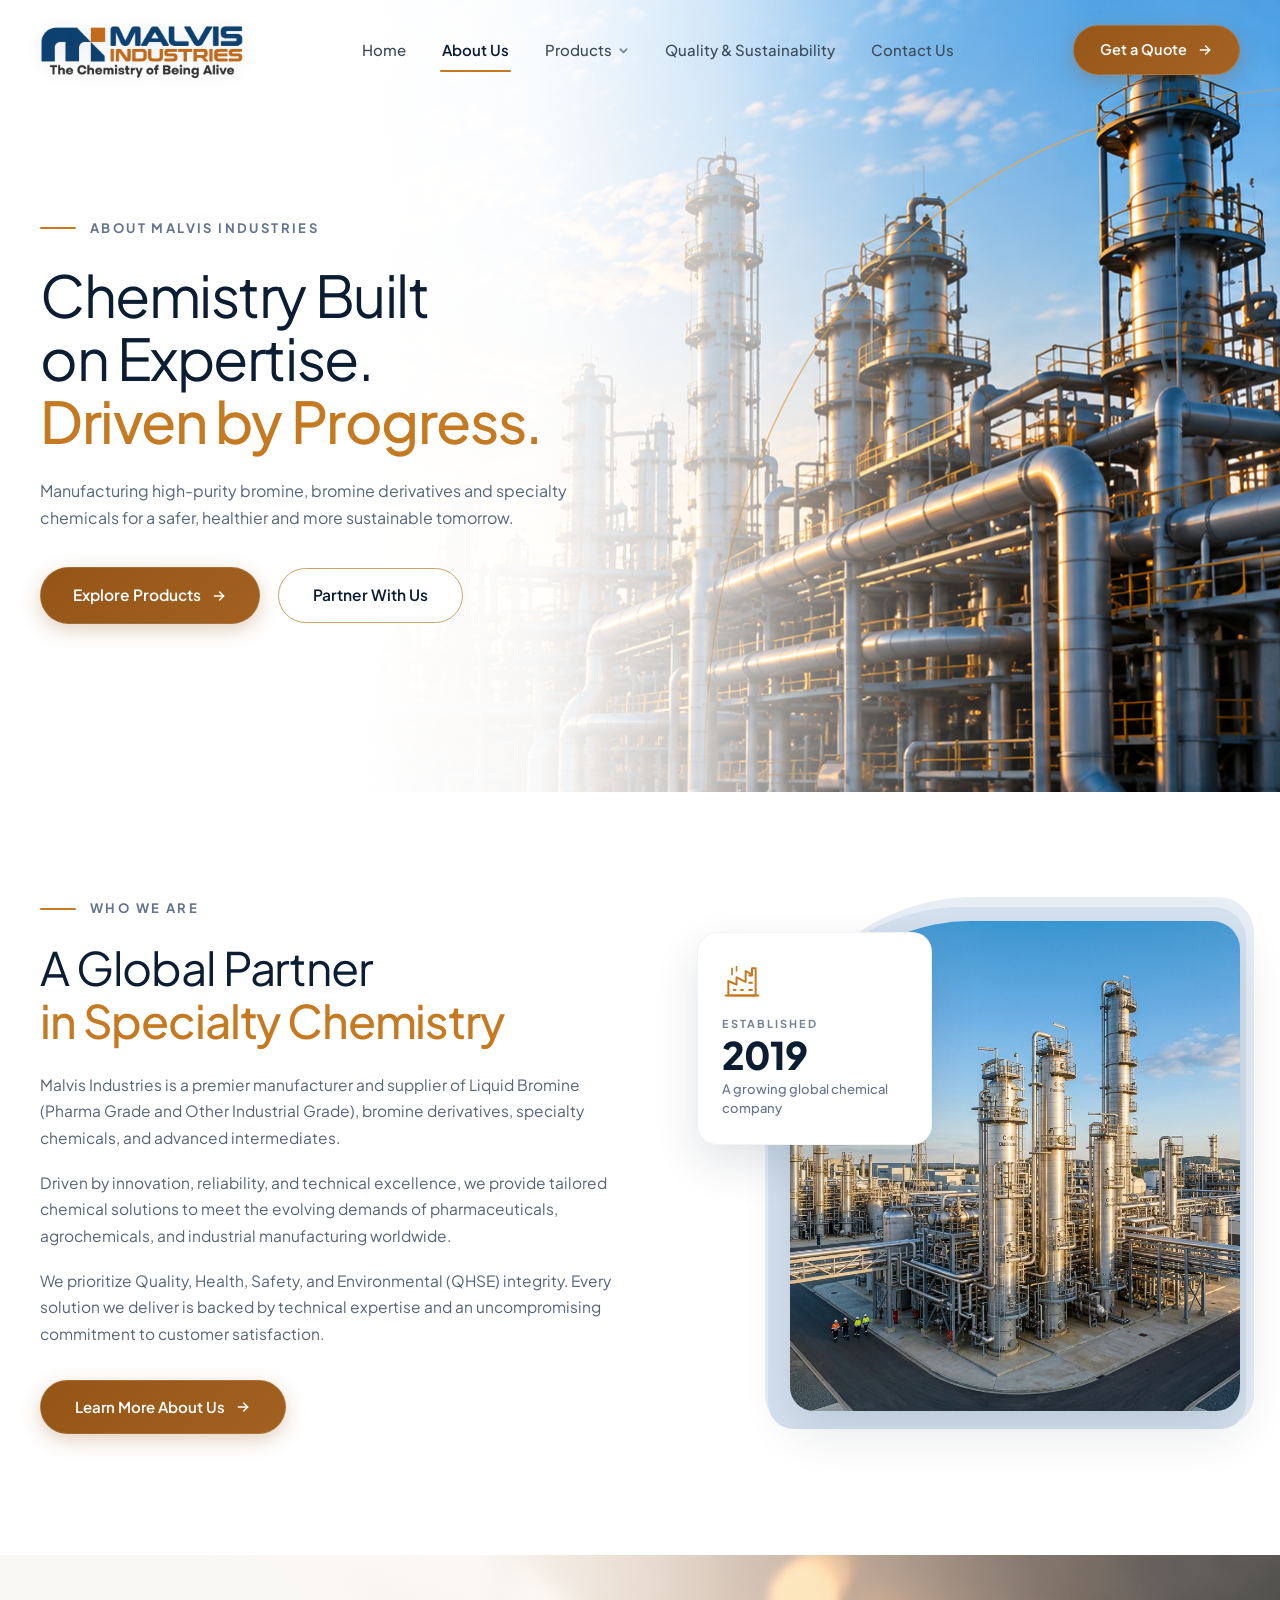
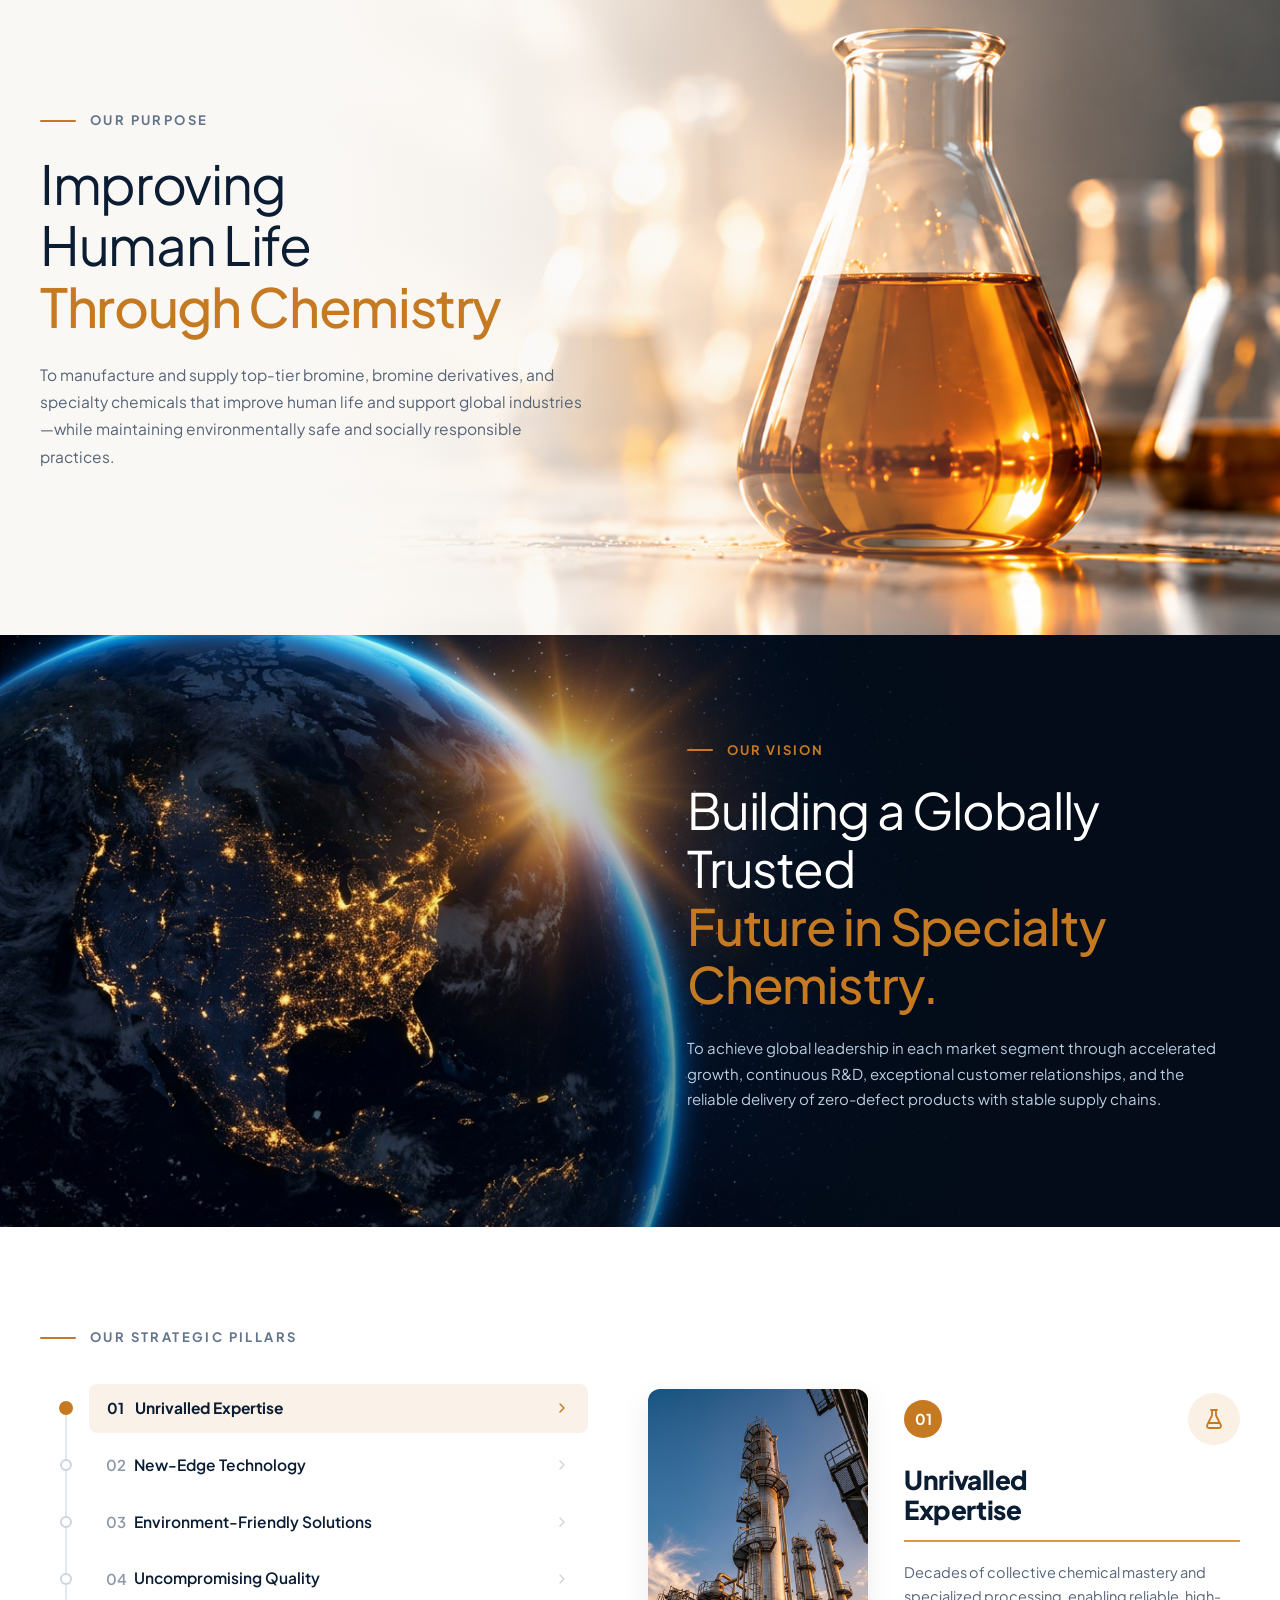
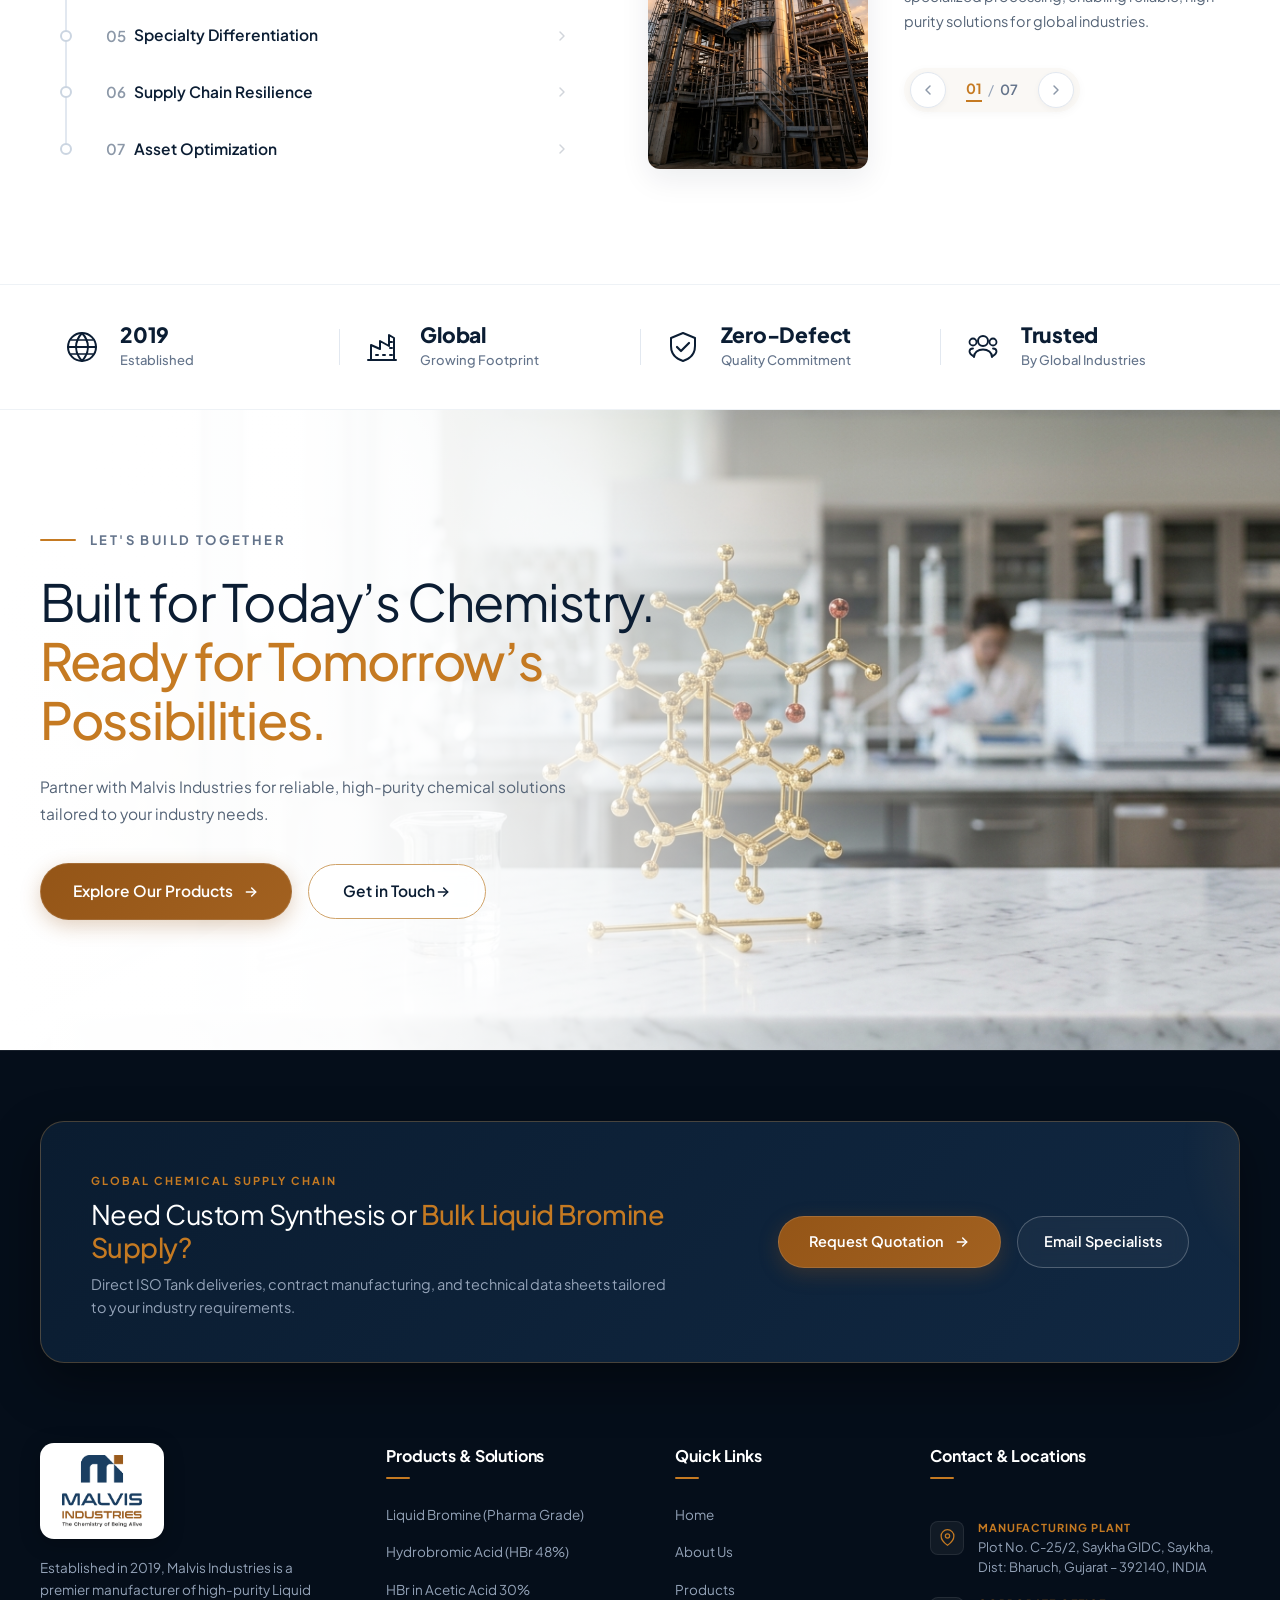
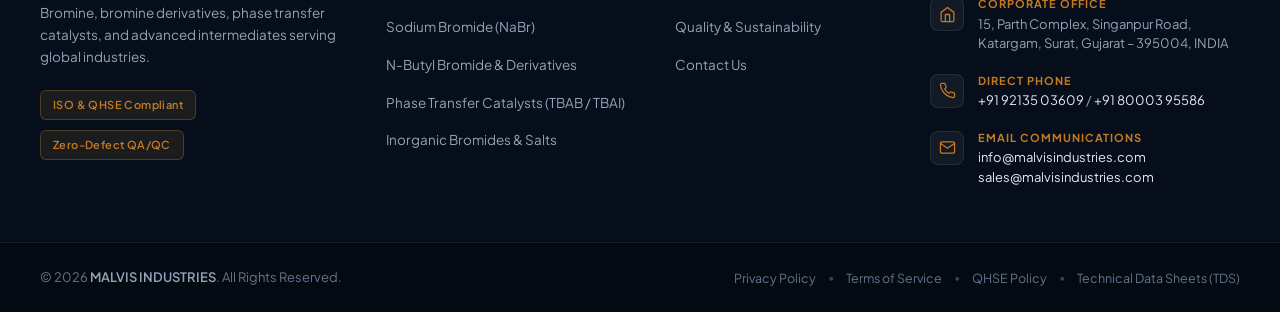
<file: about.html>
<!DOCTYPE html>
<html lang="en">
<head>
  <meta charset="UTF-8">
  <meta name="viewport" content="width=device-width, initial-scale=1.0">
  <title>About Us — MALVIS INDUSTRIES | Chemistry Built on Expertise. Driven by Progress.</title>
  <meta name="description" content="Learn about Malvis Industries, established in 2019 in Gujarat, India. Premier manufacturer of high-purity liquid bromine, bromine derivatives, and specialty chemicals for global industries.">
  
  <!-- Google Fonts -->
  <link rel="preconnect" href="https://fonts.googleapis.com">
  <link rel="preconnect" href="https://fonts.gstatic.com" crossorigin>
  <link href="https://fonts.googleapis.com/css2?family=Plus+Jakarta+Sans:ital,wght@0,300;0,400;0,500;0,600;0,700;0,800;1,400;1,500&display=swap" rel="stylesheet">
  <link rel="stylesheet" href="style.css">
  <link rel="icon" type="image/png" href="assets/Malvis Logo_Final.png">
</head>
<body>

  <!-- Navigation Bar -->
  <header class="navbar-header" id="navbar">
    <div class="nav-container">
      
      <!-- Brand Logo -->
      <a href="index.html" class="brand-logo" aria-label="MALVIS INDUSTRIES Homepage">
        <img src="assets/headerlogo2.png" alt="MALVIS INDUSTRIES - The Chemistry of Being Alive" class="brand-logo-img">
      </a>

      <!-- Desktop Navigation Menu -->
      <nav class="nav-menu" id="navMenu">
        <ul class="nav-list">
          <li class="nav-item">
            <a href="index.html" class="nav-link">Home</a>
          </li>
          <li class="nav-item">
            <a href="about.html" class="nav-link active">About Us</a>
          </li>
          <li class="nav-item has-dropdown">
            <a href="products.html" class="nav-link dropdown-toggle" aria-expanded="false" aria-haspopup="true">
              <span>Products</span>
              <svg class="dropdown-chevron" viewBox="0 0 12 12" fill="none" xmlns="http://www.w3.org/2000/svg">
                <path d="M2.5 4.5L6 8L9.5 4.5" stroke="currentColor" stroke-width="1.8" stroke-linecap="round" stroke-linejoin="round"/>
              </svg>
            </a>

            <!-- Mega Dropdown Menu -->
            <div class="nav-dropdown-menu">
              <div class="dropdown-inner">
                <div class="dropdown-header-banner">
                  <div class="dropdown-banner-copy">
                    <span class="dropdown-eyebrow">OUR CHEMICAL PORTFOLIO</span>
                    <h4 class="dropdown-banner-title">High-Purity Bromine & Specialty Solutions</h4>
                  </div>
                  <a href="products.html" class="dropdown-all-link">
                    <span>View Full Catalog</span>
                    <svg viewBox="0 0 16 16" fill="none" class="dropdown-arrow-svg">
                      <path d="M3.33 8h9.34M8.67 4l4 4-4 4" stroke="currentColor" stroke-width="1.6" stroke-linecap="round" stroke-linejoin="round"/>
                    </svg>
                  </a>
                </div>

                <div class="dropdown-categories-grid">
                  
                  <!-- Category 1: Liquid Bromine & Core Products -->
                  <a href="products.html#cat-liquid-bromine" class="dropdown-cat-card">
                    <div class="dropdown-cat-icon">
                      <svg viewBox="0 0 24 24" fill="none" stroke="currentColor" stroke-width="1.8" stroke-linecap="round" stroke-linejoin="round">
                        <path d="M10 2v7.31a2 2 0 0 1-.37 1.17l-4.26 6.39A2 2 0 0 0 7.04 20h9.92a2 2 0 0 0 1.67-3.13l-4.26-6.39A2 2 0 0 1 14 9.31V2M8.5 2h7M7 16h10"/>
                      </svg>
                    </div>
                    <div class="dropdown-cat-content">
                      <h5 class="dropdown-cat-name">Liquid Bromine & Core</h5>
                      <p class="dropdown-cat-desc">Pure Bromine 99.5%, HBr 48%, NaBr & CaBr2</p>
                    </div>
                    <span class="dropdown-item-arrow">→</span>
                  </a>

                  <!-- Category 2: Organic Bromine Derivatives -->
                  <a href="products.html#cat-organic-bromine" class="dropdown-cat-card">
                    <div class="dropdown-cat-icon">
                      <svg viewBox="0 0 24 24" fill="none" stroke="currentColor" stroke-width="1.8" stroke-linecap="round" stroke-linejoin="round">
                        <circle cx="6" cy="18" r="2.8"/>
                        <circle cx="18" cy="18" r="2.8"/>
                        <circle cx="12" cy="6" r="2.8"/>
                        <line x1="8.8" y1="18" x2="15.2" y2="18"/>
                        <line x1="7.6" y1="15.5" x2="10.4" y2="8.5"/>
                        <line x1="16.4" y1="15.5" x2="13.6" y2="8.5"/>
                      </svg>
                    </div>
                    <div class="dropdown-cat-content">
                      <h5 class="dropdown-cat-name">Organic Bromine Derivatives</h5>
                      <p class="dropdown-cat-desc">NBS, BCP, Bromoacetyl Bromide & Intermediates</p>
                    </div>
                    <span class="dropdown-item-arrow">→</span>
                  </a>

                  <!-- Category 3: Inorganic Bromides & Salts -->
                  <a href="products.html#cat-inorganic-bromides" class="dropdown-cat-card">
                    <div class="dropdown-cat-icon">
                      <svg viewBox="0 0 24 24" fill="none" stroke="currentColor" stroke-width="1.8" stroke-linecap="round" stroke-linejoin="round">
                        <path d="M21 16V8a2 2 0 0 0-1-1.73l-7-4a2 2 0 0 0-2 0l-7 4A2 2 0 0 0 3 8v8a2 2 0 0 0 1 1.73l7 4a2 2 0 0 0 2 0l7-4A2 2 0 0 0 21 16z"/>
                        <polyline points="3.27 6.96 12 12.01 20.73 6.96"/>
                        <line x1="12" y1="22.08" x2="12" y2="12"/>
                      </svg>
                    </div>
                    <div class="dropdown-cat-content">
                      <h5 class="dropdown-cat-name">Inorganic Bromides & Salts</h5>
                      <p class="dropdown-cat-desc">KBr, NH4Br, Zinc Bromide & Sodium Bromate</p>
                    </div>
                    <span class="dropdown-item-arrow">→</span>
                  </a>

                  <!-- Category 4: Quaternary Ammonium & Catalysts -->
                  <a href="products.html#cat-quaternary-ammonium" class="dropdown-cat-card">
                    <div class="dropdown-cat-icon">
                      <svg viewBox="0 0 24 24" fill="none" stroke="currentColor" stroke-width="1.8" stroke-linecap="round" stroke-linejoin="round">
                        <circle cx="12" cy="12" r="2.5"/>
                        <ellipse cx="12" cy="12" rx="9" ry="4" transform="rotate(30 12 12)"/>
                        <ellipse cx="12" cy="12" rx="9" ry="4" transform="rotate(-30 12 12)"/>
                        <ellipse cx="12" cy="12" rx="9" ry="4" transform="rotate(90 12 12)"/>
                      </svg>
                    </div>
                    <div class="dropdown-cat-content">
                      <h5 class="dropdown-cat-name">Quaternary Ammonium & Catalysts</h5>
                      <p class="dropdown-cat-desc">TBAB, TEBAC, CTAB & Phase Transfer Catalysts</p>
                    </div>
                    <span class="dropdown-item-arrow">→</span>
                  </a>

                </div>

                <!-- Dropdown Quick Contact Footer Strip -->
                <div class="dropdown-footer-bar">
                  <div class="dropdown-footer-left">
                    <span class="footer-dot-pulse"></span>
                    <span>Need bulk supply or custom formulations?</span>
                  </div>
                  <a href="contact.html#get-in-touch" class="dropdown-footer-action">
                    <span>Contact Sales</span>
                    <svg viewBox="0 0 14 14" fill="none">
                      <path d="M2.5 7h9M8 3.5l3.5 3.5L8 10.5" stroke="currentColor" stroke-width="1.6" stroke-linecap="round" stroke-linejoin="round"/>
                    </svg>
                  </a>
                </div>

              </div>
            </div>
          </li>
          <li class="nav-item">
            <a href="quality.html" class="nav-link">Quality & Sustainability</a>
          </li>
          <li class="nav-item">
            <a href="contact.html" class="nav-link">Contact Us</a>
          </li>
        </ul>
      </nav>

      <!-- Header Action CTA Button -->
      <div class="nav-cta-wrapper">
        <a href="#quote" class="btn-quote" id="openQuoteModalBtn">
          <span>Get a Quote</span>
          <svg class="btn-arrow" viewBox="0 0 20 20" fill="none" xmlns="http://www.w3.org/2000/svg">
            <path d="M4.16663 10H15.8333" stroke="currentColor" stroke-width="1.8" stroke-linecap="round" stroke-linejoin="round"/>
            <path d="M10.8333 5L15.8333 10L10.8333 15" stroke="currentColor" stroke-width="1.8" stroke-linecap="round" stroke-linejoin="round"/>
          </svg>
        </a>

        <!-- Mobile Hamburger Toggle -->
        <button class="mobile-toggle" id="mobileToggle" aria-label="Toggle navigation menu" aria-expanded="false">
          <span class="hamburger-bar"></span>
          <span class="hamburger-bar"></span>
          <span class="hamburger-bar"></span>
        </button>
      </div>

    </div>
  </header>

  <!-- Main Hero Section (About Page) -->
  <main>
    <section class="hero-section about-hero-page" id="about-hero">
      
      <!-- Decorative Golden Arc Overlay -->
      <div class="golden-arc-decor" aria-hidden="true">
        <svg viewBox="0 0 1200 800" preserveAspectRatio="none" fill="none" xmlns="http://www.w3.org/2000/svg">
          <path d="M480 800 C 480 340, 780 120, 1200 90" stroke="url(#aboutArcGradient)" stroke-width="1.8" />
          <defs>
            <linearGradient id="aboutArcGradient" x1="480" y1="800" x2="1200" y2="90" gradientUnits="userSpaceOnUse">
              <stop offset="0%" stop-color="#C57A22" stop-opacity="0.08" />
              <stop offset="35%" stop-color="#DE9B47" stop-opacity="0.75" />
              <stop offset="75%" stop-color="#E5A858" stop-opacity="0.85" />
              <stop offset="100%" stop-color="#DE9B47" stop-opacity="0.35" />
            </linearGradient>
          </defs>
        </svg>
      </div>

      <!-- Hero Background Visual (Refinery Plant at Sunset) -->
      <div class="hero-bg-container about-hero-bg-container">
        <div class="hero-bg-overlay about-hero-bg-overlay"></div>
        <img src="assets/about-hero.png" alt="Malvis Industries chemical distillation towers at golden sunset" class="hero-bg-image" />
      </div>

      <!-- Hero Content Container -->
      <div class="hero-container">
        <div class="hero-content about-hero-content">
          
          <!-- Eyebrow Subtitle -->
          <div class="hero-eyebrow">
            <span class="eyebrow-line"></span>
            <span class="eyebrow-text">ABOUT MALVIS INDUSTRIES</span>
          </div>

          <!-- Hero Main Title -->
          <h1 class="hero-title about-hero-title">
            <span class="about-title-line bold-navy">Chemistry Built</span>
            <span class="about-title-line bold-navy">on Expertise.</span>
            <span class="about-title-line bold-amber">Driven by Progress.</span>
          </h1>

          <!-- Hero Description Paragraph -->
          <p class="hero-description about-hero-description">
            Manufacturing high-purity bromine, bromine derivatives and specialty chemicals for a safer, healthier and more sustainable tomorrow.
          </p>

          <!-- Hero Action Buttons -->
          <div class="hero-actions">
            <a href="products.html" class="btn-primary" id="aboutExploreProductsBtn">
              <span>Explore Products</span>
              <svg class="btn-arrow" viewBox="0 0 20 20" fill="none" xmlns="http://www.w3.org/2000/svg">
                <path d="M4.16663 10H15.8333" stroke="currentColor" stroke-width="1.8" stroke-linecap="round" stroke-linejoin="round"/>
                <path d="M10.8333 5L15.8333 10L10.8333 15" stroke="currentColor" stroke-width="1.8" stroke-linecap="round" stroke-linejoin="round"/>
              </svg>
            </a>

            <a href="#quote" class="btn-secondary" id="partnerWithUsBtn">
              <span>Partner With Us</span>
            </a>
          </div>

        </div>
      </div>
      
    </section>

    <!-- Who We Are Overview Section (Next Section After Hero) -->
    <section class="who-we-are-section" id="who-we-are">
      <div class="about-container">
        <div class="who-we-are-grid">
          
          <!-- Left Content Column -->
          <div class="who-we-are-content">
            <div class="about-eyebrow">
              <span class="eyebrow-line"></span>
              <span class="eyebrow-text">WHO WE ARE</span>
            </div>

            <h2 class="who-we-are-title">
              <span class="title-dark">A Global Partner</span>
              <span class="title-amber">in Specialty Chemistry</span>
            </h2>

            <p class="who-we-are-text">
              Malvis Industries is a premier manufacturer and supplier of Liquid Bromine (Pharma Grade and Other Industrial Grade), bromine derivatives, specialty chemicals, and advanced intermediates.
            </p>
            <p class="who-we-are-text">
              Driven by innovation, reliability, and technical excellence, we provide tailored chemical solutions to meet the evolving demands of pharmaceuticals, agrochemicals, and industrial manufacturing worldwide.
            </p>
            <p class="who-we-are-text">
              We prioritize Quality, Health, Safety, and Environmental (QHSE) integrity. Every solution we deliver is backed by technical expertise and an uncompromising commitment to customer satisfaction.
            </p>

            <a href="#quote" class="btn-primary btn-learn-more" id="whoWeAreCtaBtn">
              <span>Learn More About Us</span>
              <svg class="btn-arrow" viewBox="0 0 20 20" fill="none" xmlns="http://www.w3.org/2000/svg">
                <path d="M4.16663 10H15.8333" stroke="currentColor" stroke-width="1.8" stroke-linecap="round" stroke-linejoin="round"/>
                <path d="M10.8333 5L15.8333 10L10.8333 15" stroke="currentColor" stroke-width="1.8" stroke-linecap="round" stroke-linejoin="round"/>
              </svg>
            </a>
          </div>

          <!-- Right Visual Column: Multi-layer Arch Frame with Floating Stat Card -->
          <div class="who-we-are-visual-wrap">
            
            <!-- Layered Arch Frames -->
            <div class="arch-backdrop-layer arch-outer" aria-hidden="true"></div>
            <div class="arch-backdrop-layer arch-middle" aria-hidden="true"></div>

            <div class="arch-main-frame">
              <img src="assets/about-refinery.jpg" alt="Malvis Industries chemical distillation towers and refining infrastructure" class="arch-main-img" />
              <div class="arch-main-overlay"></div>
            </div>

            <!-- Floating Overlapping Stat Card -->
            <div class="floating-est-card">
              <div class="est-icon-box">
                <!-- Golden Factory Outline Icon -->
                <svg viewBox="0 0 44 44" fill="none" xmlns="http://www.w3.org/2000/svg" class="est-svg-icon">
                  <path d="M4 38H40" stroke="#C57A22" stroke-width="2.2" stroke-linecap="round"/>
                  <path d="M7 38V22L16 26V18L26 23V11L33 15V8H37V38H7Z" stroke="#C57A22" stroke-width="2.2" stroke-linecap="round" stroke-linejoin="round"/>
                  <path d="M13 32H15M21 32H23M30 32H33M30 24H33M30 16H33" stroke="#C57A22" stroke-width="2.2" stroke-linecap="round"/>
                  <path d="M11 15L11 8M16 11L16 6" stroke="#C57A22" stroke-width="1.8" stroke-linecap="round"/>
                </svg>
              </div>
              <span class="est-label">ESTABLISHED</span>
              <span class="est-year">2019</span>
              <p class="est-desc">A growing global chemical company</p>
            </div>

          </div>

        </div>
      </div>
    </section>

    <!-- Our Purpose Section (Amber Lab Flasks Background) -->
    <section class="purpose-section" id="our-purpose">
      <div class="purpose-bg-wrap">
        <img src="assets/about-page.png" alt="Laboratory flasks with glowing amber chemical solution" class="purpose-bg-img" />
        <div class="purpose-bg-overlay"></div>
      </div>
      <div class="about-container purpose-container">
        <div class="purpose-content">
          <div class="about-eyebrow">
            <span class="eyebrow-line"></span>
            <span class="eyebrow-text">OUR PURPOSE</span>
          </div>

          <h2 class="purpose-title">
            <span class="purpose-title-dark">Improving</span>
            <span class="purpose-title-dark">Human Life</span>
            <span class="purpose-title-amber">Through Chemistry</span>
          </h2>

          <p class="purpose-description">
            To manufacture and supply top-tier bromine, bromine derivatives, and specialty chemicals that improve human life and support global industries—while maintaining environmentally safe and socially responsible practices.
          </p>
        </div>
      </div>
    </section>

    <!-- Our Vision Section (Cosmic Earth Theme) -->
    <section class="vision-section" id="our-vision">
      <div class="vision-bg-wrap">
        <img src="assets/vision-earth.jpg" alt="Planet Earth from space with illuminated city lights and sunrise" class="vision-bg-img" />
        <div class="vision-bg-overlay"></div>
      </div>
      <div class="about-container vision-container">
        <div class="vision-content-grid">
          <div class="vision-empty-col" aria-hidden="true"></div>
          <div class="vision-content">
            <div class="vision-eyebrow">
              <span class="eyebrow-line-gold"></span>
              <span class="eyebrow-text-gold">OUR VISION</span>
            </div>

            <h2 class="vision-title">
              <span class="title-white">Building a Globally Trusted</span>
              <span class="title-amber">Future in Specialty Chemistry.</span>
            </h2>

            <p class="vision-description">
              To achieve global leadership in each market segment through accelerated growth, continuous R&D, exceptional customer relationships, and the reliable delivery of zero-defect products with stable supply chains.
            </p>
          </div>
        </div>
      </div>
    </section>

    <!-- Our Strategic Pillars Section (Interactive 7 Pillars) -->
    <section class="pillars-interactive-section" id="strategic-pillars">
      <div class="about-container pillars-container">
        <div class="about-eyebrow">
          <span class="eyebrow-line"></span>
          <span class="eyebrow-text">OUR STRATEGIC PILLARS</span>
        </div>

        <div class="pillars-interactive-grid">
          
          <!-- Left Column: 7 Pillar Nav List with Vertical Connecting Line -->
          <div class="pillars-nav-list-wrap">
            <div class="pillars-vertical-line"></div>
            
            <ul class="pillars-nav-list" id="pillarsNavList" role="tablist">
              <li class="pillar-nav-item active" data-pillar="1" role="tab" aria-selected="true" tabindex="0">
                <span class="pillar-node-dot"></span>
                <div class="pillar-nav-card">
                  <span class="pillar-nav-num">01</span>
                  <span class="pillar-nav-label">Unrivalled Expertise</span>
                  <svg class="pillar-nav-arrow" viewBox="0 0 20 20" fill="none" xmlns="http://www.w3.org/2000/svg">
                    <path d="M7.5 15L12.5 10L7.5 5" stroke="currentColor" stroke-width="1.8" stroke-linecap="round" stroke-linejoin="round"/>
                  </svg>
                </div>
              </li>

              <li class="pillar-nav-item" data-pillar="2" role="tab" aria-selected="false" tabindex="0">
                <span class="pillar-node-dot"></span>
                <div class="pillar-nav-card">
                  <span class="pillar-nav-num">02</span>
                  <span class="pillar-nav-label">New-Edge Technology</span>
                  <svg class="pillar-nav-arrow" viewBox="0 0 20 20" fill="none" xmlns="http://www.w3.org/2000/svg">
                    <path d="M7.5 15L12.5 10L7.5 5" stroke="currentColor" stroke-width="1.8" stroke-linecap="round" stroke-linejoin="round"/>
                  </svg>
                </div>
              </li>

              <li class="pillar-nav-item" data-pillar="3" role="tab" aria-selected="false" tabindex="0">
                <span class="pillar-node-dot"></span>
                <div class="pillar-nav-card">
                  <span class="pillar-nav-num">03</span>
                  <span class="pillar-nav-label">Environment-Friendly Solutions</span>
                  <svg class="pillar-nav-arrow" viewBox="0 0 20 20" fill="none" xmlns="http://www.w3.org/2000/svg">
                    <path d="M7.5 15L12.5 10L7.5 5" stroke="currentColor" stroke-width="1.8" stroke-linecap="round" stroke-linejoin="round"/>
                  </svg>
                </div>
              </li>

              <li class="pillar-nav-item" data-pillar="4" role="tab" aria-selected="false" tabindex="0">
                <span class="pillar-node-dot"></span>
                <div class="pillar-nav-card">
                  <span class="pillar-nav-num">04</span>
                  <span class="pillar-nav-label">Uncompromising Quality</span>
                  <svg class="pillar-nav-arrow" viewBox="0 0 20 20" fill="none" xmlns="http://www.w3.org/2000/svg">
                    <path d="M7.5 15L12.5 10L7.5 5" stroke="currentColor" stroke-width="1.8" stroke-linecap="round" stroke-linejoin="round"/>
                  </svg>
                </div>
              </li>

              <li class="pillar-nav-item" data-pillar="5" role="tab" aria-selected="false" tabindex="0">
                <span class="pillar-node-dot"></span>
                <div class="pillar-nav-card">
                  <span class="pillar-nav-num">05</span>
                  <span class="pillar-nav-label">Specialty Differentiation</span>
                  <svg class="pillar-nav-arrow" viewBox="0 0 20 20" fill="none" xmlns="http://www.w3.org/2000/svg">
                    <path d="M7.5 15L12.5 10L7.5 5" stroke="currentColor" stroke-width="1.8" stroke-linecap="round" stroke-linejoin="round"/>
                  </svg>
                </div>
              </li>

              <li class="pillar-nav-item" data-pillar="6" role="tab" aria-selected="false" tabindex="0">
                <span class="pillar-node-dot"></span>
                <div class="pillar-nav-card">
                  <span class="pillar-nav-num">06</span>
                  <span class="pillar-nav-label">Supply Chain Resilience</span>
                  <svg class="pillar-nav-arrow" viewBox="0 0 20 20" fill="none" xmlns="http://www.w3.org/2000/svg">
                    <path d="M7.5 15L12.5 10L7.5 5" stroke="currentColor" stroke-width="1.8" stroke-linecap="round" stroke-linejoin="round"/>
                  </svg>
                </div>
              </li>

              <li class="pillar-nav-item" data-pillar="7" role="tab" aria-selected="false" tabindex="0">
                <span class="pillar-node-dot"></span>
                <div class="pillar-nav-card">
                  <span class="pillar-nav-num">07</span>
                  <span class="pillar-nav-label">Asset Optimization</span>
                  <svg class="pillar-nav-arrow" viewBox="0 0 20 20" fill="none" xmlns="http://www.w3.org/2000/svg">
                    <path d="M7.5 15L12.5 10L7.5 5" stroke="currentColor" stroke-width="1.8" stroke-linecap="round" stroke-linejoin="round"/>
                  </svg>
                </div>
              </li>
            </ul>
          </div>

          <!-- Right Column: Visual Photo + Pillar Detail Card -->
          <div class="pillar-showcase-wrap">
            
            <!-- Tall Vertical Photo Card -->
            <div class="pillar-photo-frame">
              <img src="assets/pillar-facility.jpg" alt="Malvis chemical engineering distillation towers" class="pillar-photo-img" id="pillarPhotoImg" />
            </div>

            <!-- Detail Information Card -->
            <div class="pillar-card-panel">
              <div class="pillar-top-badge-row">
                <div class="pillar-circle-badge" id="pillarBadgeNum">01</div>
                <div class="pillar-icon-circle" id="pillarIconBox">
                  <!-- Beaker SVG Icon -->
                  <svg viewBox="0 0 24 24" fill="none" xmlns="http://www.w3.org/2000/svg" class="pillar-detail-svg">
                    <path d="M9 3H15M10 3V8.5L5.2 18C4.5 19.3 5.4 21 7 21H17C18.6 21 19.5 19.3 18.8 18L14 8.5V3" stroke="#C57A22" stroke-width="1.8" stroke-linecap="round" stroke-linejoin="round"/>
                    <path d="M7 16H17" stroke="#C57A22" stroke-width="1.8" stroke-linecap="round"/>
                  </svg>
                </div>
              </div>

              <h3 class="pillar-detail-title" id="pillarDetailTitle">
                Unrivalled<br>Expertise
              </h3>

              <div class="pillar-title-divider"></div>

              <p class="pillar-detail-desc" id="pillarDetailDesc">
                Decades of collective chemical mastery and specialized processing, enabling reliable, high-purity solutions for global industries.
              </p>

              <!-- Pagination Navigation -->
              <div class="pillar-pagination-controls">
                <button class="btn-pillar-nav" id="pillarPrevBtn" aria-label="Previous pillar">
                  <svg viewBox="0 0 20 20" fill="none" xmlns="http://www.w3.org/2000/svg">
                    <path d="M12.5 15L7.5 10L12.5 5" stroke="currentColor" stroke-width="1.8" stroke-linecap="round" stroke-linejoin="round"/>
                  </svg>
                </button>
                <div class="pillar-counter" id="pillarCounter">
                  <span class="counter-current">01</span>
                  <span class="counter-slash">/</span>
                  <span class="counter-total">07</span>
                </div>
                <button class="btn-pillar-nav" id="pillarNextBtn" aria-label="Next pillar">
                  <svg viewBox="0 0 20 20" fill="none" xmlns="http://www.w3.org/2000/svg">
                    <path d="M7.5 15L12.5 10L7.5 5" stroke="currentColor" stroke-width="1.8" stroke-linecap="round" stroke-linejoin="round"/>
                  </svg>
                </button>
              </div>

            </div>

          </div>

        </div>
      </div>
    </section>

    <!-- Stats Highlights Bar -->
    <section class="about-stats-bar-section" id="about-stats">
      <div class="about-container stats-bar-container">
        <div class="about-stats-bar-card">
          
          <div class="bar-stat-item">
            <div class="bar-stat-icon">
              <!-- Globe Icon -->
              <svg viewBox="0 0 36 36" fill="none" xmlns="http://www.w3.org/2000/svg">
                <circle cx="18" cy="18" r="14" stroke="#0B1D33" stroke-width="2"/>
                <path d="M4 18H32M18 4C21.8 8.2 24 13 24 18C24 23 21.8 27.8 18 32C14.2 27.8 12 23 12 18C12 13 14.2 8.2 18 4Z" stroke="#0B1D33" stroke-width="2" stroke-linecap="round" stroke-linejoin="round"/>
                <path d="M7 11H29M7 25H29" stroke="#0B1D33" stroke-width="1.6" stroke-linecap="round"/>
              </svg>
            </div>
            <div class="bar-stat-text">
              <span class="bar-stat-val">2019</span>
              <span class="bar-stat-lbl">Established</span>
            </div>
          </div>

          <div class="bar-stat-divider"></div>

          <div class="bar-stat-item">
            <div class="bar-stat-icon">
              <!-- Factory / Towers Icon -->
              <svg viewBox="0 0 36 36" fill="none" xmlns="http://www.w3.org/2000/svg">
                <path d="M4 31H32" stroke="#0B1D33" stroke-width="2" stroke-linecap="round"/>
                <path d="M7 31V16L16 20V12L25 17V6L30 9V31H7Z" stroke="#0B1D33" stroke-width="2" stroke-linecap="round" stroke-linejoin="round"/>
                <path d="M12 26H14M19 26H21M26 26H28M26 19H28M26 13H28" stroke="#0B1D33" stroke-width="2" stroke-linecap="round"/>
              </svg>
            </div>
            <div class="bar-stat-text">
              <span class="bar-stat-val">Global</span>
              <span class="bar-stat-lbl">Growing Footprint</span>
            </div>
          </div>

          <div class="bar-stat-divider"></div>

          <div class="bar-stat-item">
            <div class="bar-stat-icon">
              <!-- Shield Check Icon -->
              <svg viewBox="0 0 36 36" fill="none" xmlns="http://www.w3.org/2000/svg">
                <path d="M18 4L6 9V17C6 24.8 11.2 29.8 18 32C24.8 29.8 30 24.8 30 17V9L18 4Z" stroke="#0B1D33" stroke-width="2" stroke-linecap="round" stroke-linejoin="round"/>
                <path d="M12 18L16 22L24 14" stroke="#0B1D33" stroke-width="2.2" stroke-linecap="round" stroke-linejoin="round"/>
              </svg>
            </div>
            <div class="bar-stat-text">
              <span class="bar-stat-val">Zero-Defect</span>
              <span class="bar-stat-lbl">Quality Commitment</span>
            </div>
          </div>

          <div class="bar-stat-divider"></div>

          <div class="bar-stat-item">
            <div class="bar-stat-icon">
              <!-- Users / Trusted Icon -->
              <svg viewBox="0 0 36 36" fill="none" xmlns="http://www.w3.org/2000/svg">
                <circle cx="18" cy="12" r="5" stroke="#0B1D33" stroke-width="2"/>
                <path d="M9 28C9 23.5 13 20.5 18 20.5C23 20.5 27 23.5 27 28" stroke="#0B1D33" stroke-width="2" stroke-linecap="round"/>
                <circle cx="28" cy="13" r="3.5" stroke="#0B1D33" stroke-width="1.8"/>
                <path d="M28 27C29.5 26 31.5 24.5 31.5 22.5C31.5 20.5 29.8 19.5 28 19.5" stroke="#0B1D33" stroke-width="1.8" stroke-linecap="round"/>
                <circle cx="8" cy="13" r="3.5" stroke="#0B1D33" stroke-width="1.8"/>
                <path d="M8 27C6.5 26 4.5 24.5 4.5 22.5C4.5 20.5 6.2 19.5 8 19.5" stroke="#0B1D33" stroke-width="1.8" stroke-linecap="round"/>
              </svg>
            </div>
            <div class="bar-stat-text">
              <span class="bar-stat-val">Trusted</span>
              <span class="bar-stat-lbl">By Global Industries</span>
            </div>
          </div>

        </div>
      </div>
    </section>

    <!-- Let's Build Together CTA Section -->
    <section class="lets-build-section" id="lets-build">
      <div class="lets-build-bg-wrap">
        <div class="lets-build-bg-overlay"></div>
        <img src="assets/cta-molecules.jpg" alt="Golden chemical molecular model and beaker on laboratory marble bench" class="lets-build-bg-img" />
      </div>
      <div class="about-container lets-build-container">
        <div class="lets-build-content">
          <div class="about-eyebrow">
            <span class="eyebrow-line"></span>
            <span class="eyebrow-text">LET'S BUILD TOGETHER</span>
          </div>

          <h2 class="lets-build-title">
            <span class="lets-build-dark">Built for Today’s Chemistry.</span>
            <span class="lets-build-amber">Ready for Tomorrow’s Possibilities.</span>
          </h2>

          <p class="lets-build-description">
            Partner with Malvis Industries for reliable, high-purity chemical solutions tailored to your industry needs.
          </p>

          <div class="lets-build-actions">
            <a href="products.html" class="btn-primary" id="ctaExploreProductsBtn">
              <span>Explore Our Products</span>
              <svg class="btn-arrow" viewBox="0 0 20 20" fill="none" xmlns="http://www.w3.org/2000/svg">
                <path d="M4.16663 10H15.8333" stroke="currentColor" stroke-width="1.8" stroke-linecap="round" stroke-linejoin="round"/>
                <path d="M10.8333 5L15.8333 10L10.8333 15" stroke="currentColor" stroke-width="1.8" stroke-linecap="round" stroke-linejoin="round"/>
              </svg>
            </a>

            <a href="#quote" class="btn-secondary" id="ctaGetInTouchBtn">
              <span>Get in Touch</span>
              <svg class="btn-arrow" viewBox="0 0 20 20" fill="none" xmlns="http://www.w3.org/2000/svg">
                <path d="M4.16663 10H15.8333" stroke="currentColor" stroke-width="1.8" stroke-linecap="round" stroke-linejoin="round"/>
                <path d="M10.8333 5L15.8333 10L10.8333 15" stroke="currentColor" stroke-width="1.8" stroke-linecap="round" stroke-linejoin="round"/>
              </svg>
            </a>
          </div>
        </div>
      </div>
    </section>
  </main>

  <!-- Main Footer Section -->
  <footer class="site-footer" id="contact">
    <div class="footer-top-cta">
      <div class="footer-container">
        <div class="footer-cta-card">
          <div class="footer-cta-content">
            <span class="footer-cta-badge">Global Chemical Supply Chain</span>
            <h3 class="footer-cta-title"><span class="title-white">Need Custom Synthesis or</span> <span class="title-amber">Bulk Liquid Bromine Supply?</span></h3>
            <p class="footer-cta-desc">Direct ISO Tank deliveries, contract manufacturing, and technical data sheets tailored to your industry requirements.</p>
          </div>
          <div class="footer-cta-actions">
            <a href="#quote" class="btn-primary btn-footer-cta" id="footerGetQuoteBtn">
              <span>Request Quotation</span>
              <svg class="btn-arrow" viewBox="0 0 20 20" fill="none" xmlns="http://www.w3.org/2000/svg">
                <path d="M4.16663 10H15.8333" stroke="currentColor" stroke-width="1.8" stroke-linecap="round" stroke-linejoin="round"/>
                <path d="M10.8333 5L15.8333 10L10.8333 15" stroke="currentColor" stroke-width="1.8" stroke-linecap="round" stroke-linejoin="round"/>
              </svg>
            </a>
            <a href="mailto:info@malvisindustries.com" class="btn-outline-light">
              <span>Email Specialists</span>
            </a>
          </div>
        </div>
      </div>
    </div>

    <div class="footer-main">
      <div class="footer-container">
        <div class="footer-grid">
          
          <!-- Column 1: Brand & Overview -->
          <div class="footer-col footer-col-brand">
            <a href="index.html" class="footer-logo" aria-label="MALVIS INDUSTRIES Homepage">
              <img src="assets/Malvis Logo_Final.png" alt="MALVIS INDUSTRIES - The Chemistry of Being Alive" class="footer-logo-img">
            </a>

            <p class="footer-about-text">
              Established in 2019, Malvis Industries is a premier manufacturer of high-purity Liquid Bromine, bromine derivatives, phase transfer catalysts, and advanced intermediates serving global industries.
            </p>

            <div class="footer-badges">
              <span class="f-badge">ISO & QHSE Compliant</span>
              <span class="f-badge">Zero-Defect QA/QC</span>
            </div>
          </div>

          <!-- Column 2: Chemical Products -->
          <div class="footer-col">
            <h4 class="footer-heading">Products & Solutions</h4>
            <ul class="footer-links">
              <li><a href="products.html#cat-liquid-bromine">Liquid Bromine (Pharma Grade)</a></li>
              <li><a href="products.html#cat-liquid-bromine">Hydrobromic Acid (HBr 48%)</a></li>
              <li><a href="products.html#cat-liquid-bromine">HBr in Acetic Acid 30%</a></li>
              <li><a href="products.html#cat-liquid-bromine">Sodium Bromide (NaBr)</a></li>
              <li><a href="products.html#cat-organic-bromine">N-Butyl Bromide & Derivatives</a></li>
              <li><a href="products.html#cat-quaternary-ammonium">Phase Transfer Catalysts (TBAB / TBAI)</a></li>
              <li><a href="products.html#cat-inorganic-bromides">Inorganic Bromides & Salts</a></li>
            </ul>
          </div>

          <!-- Column 3: Quick Navigation -->
          <div class="footer-col">
            <h4 class="footer-heading">Quick Links</h4>
            <ul class="footer-links">
              <li><a href="index.html">Home</a></li>
              <li><a href="about.html">About Us</a></li>
              <li><a href="products.html">Products</a></li>
              <li><a href="quality.html">Quality & Sustainability</a></li>
              <li><a href="contact.html">Contact Us</a></li>
            </ul>
          </div>

          <!-- Column 4: Contact & Locations -->
          <div class="footer-col footer-col-contact">
            <h4 class="footer-heading">Contact & Locations</h4>
            
            <div class="contact-item">
              <div class="contact-icon">
                <svg viewBox="0 0 24 24" fill="none" stroke="currentColor" stroke-width="1.8" stroke-linecap="round" stroke-linejoin="round">
                  <path d="M21 10c0 7-9 13-9 13s-9-6-9-13a9 9 0 0 1 18 0z"></path>
                  <circle cx="12" cy="10" r="3"></circle>
                </svg>
              </div>
              <div class="contact-detail">
                <span class="contact-label">Manufacturing Plant</span>
                <p class="contact-text">Plot No. C-25/2, Saykha GIDC, Saykha, Dist: Bharuch, Gujarat – 392140, INDIA</p>
              </div>
            </div>

            <div class="contact-item">
              <div class="contact-icon">
                <svg viewBox="0 0 24 24" fill="none" stroke="currentColor" stroke-width="1.8" stroke-linecap="round" stroke-linejoin="round">
                  <path d="M3 9l9-7 9 7v11a2 2 0 0 1-2 2H5a2 2 0 0 1-2-2z"></path>
                  <polyline points="9 22 9 12 15 12 15 22"></polyline>
                </svg>
              </div>
              <div class="contact-detail">
                <span class="contact-label">Corporate Office</span>
                <p class="contact-text">15, Parth Complex, Singanpur Road, Katargam, Surat, Gujarat – 395004, INDIA</p>
              </div>
            </div>

            <div class="contact-item">
              <div class="contact-icon">
                <svg viewBox="0 0 24 24" fill="none" stroke="currentColor" stroke-width="1.8" stroke-linecap="round" stroke-linejoin="round">
                  <path d="M22 16.92v3a2 2 0 0 1-2.18 2 19.79 19.79 0 0 1-8.63-3.07 19.5 19.5 0 0 1-6-6 19.79 19.79 0 0 1-3.07-8.67A2 2 0 0 1 4.11 2h3a2 2 0 0 1 2 1.72 12.84 12.84 0 0 0 .7 2.81 2 2 0 0 1-.45 2.11L8.09 9.91a16 16 0 0 0 6 6l1.27-1.27a2 2 0 0 1 2.11-.45 12.84 12.84 0 0 0 2.81.7A2 2 0 0 1 22 16.92z"></path>
                </svg>
              </div>
              <div class="contact-detail">
                <span class="contact-label">Direct Phone</span>
                <p class="contact-text">
                  <a href="tel:+919213503609">+91 92135 03609</a> / <a href="tel:+918000395586">+91 80003 95586</a>
                </p>
              </div>
            </div>

            <div class="contact-item">
              <div class="contact-icon">
                <svg viewBox="0 0 24 24" fill="none" stroke="currentColor" stroke-width="1.8" stroke-linecap="round" stroke-linejoin="round">
                  <path d="M4 4h16c1.1 0 2 .9 2 2v12c0 1.1-.9 2-2 2H4c-1.1 0-2-.9-2-2V6c0-1.1.9-2 2-2z"></path>
                  <polyline points="22,6 12,13 2,6"></polyline>
                </svg>
              </div>
              <div class="contact-detail">
                <span class="contact-label">Email Communications</span>
                <p class="contact-text">
                  <a href="mailto:info@malvisindustries.com">info@malvisindustries.com</a><br>
                  <a href="mailto:sales@malvisindustries.com">sales@malvisindustries.com</a>
                </p>
              </div>
            </div>

          </div>

        </div>
      </div>
    </div>

    <!-- Footer Bottom Legal & Copyright -->
    <div class="footer-bottom">
      <div class="footer-container">
        <div class="footer-bottom-flex">
          <p class="footer-copyright">
            © 2026 <strong>MALVIS INDUSTRIES</strong>. All Rights Reserved.
          </p>
          <div class="footer-legal-links">
            <a href="#">Privacy Policy</a>
            <span class="legal-dot">•</span>
            <a href="#">Terms of Service</a>
            <span class="legal-dot">•</span>
            <a href="#">QHSE Policy</a>
            <span class="legal-dot">•</span>
            <a href="#">Technical Data Sheets (TDS)</a>
          </div>
        </div>
      </div>
    </div>
  </footer>

  <!-- Interactive Get a Quote Modal -->
  <div class="modal-backdrop" id="quoteModal" aria-hidden="true" role="dialog">
    <div class="modal-card">
      <button class="modal-close" id="closeQuoteModalBtn" aria-label="Close quote modal">&times;</button>
      
      <div class="modal-header">
        <div class="modal-badge">Request Consultation</div>
        <h3 class="modal-title">Get a Custom Chemical Quote</h3>
        <p class="modal-desc">Connect with our chemical specialists for technical specifications, liquid bromine pricing, and bulk delivery contracts.</p>
      </div>

      <form class="quote-form" id="quoteForm" onsubmit="event.preventDefault(); handleQuoteSubmit();">
        <div class="form-row">
          <div class="form-group">
            <label for="fullName">Full Name</label>
            <input type="text" id="fullName" placeholder="e.g. Dr. Arthur Miller" required />
          </div>
          <div class="form-group">
            <label for="workEmail">Business Email</label>
            <input type="email" id="workEmail" placeholder="arthur@enterprise.com" required />
          </div>
        </div>

        <div class="form-row">
          <div class="form-group">
            <label for="companyName">Company / Organization</label>
            <input type="text" id="companyName" placeholder="Global Pharma Ltd." required />
          </div>
          <div class="form-group">
            <label for="productInterest">Chemical Sector / Interest</label>
            <select id="productInterest" required>
              <option value="" disabled selected>Select chemical category</option>
              <option value="liquid-bromine">High-Purity Liquid Bromine</option>
              <option value="bromine-derivatives">Bromine Derivatives</option>
              <option value="agrochemicals">Agrochemical Intermediates</option>
              <option value="specialty-chemicals">Specialty Chemical Manufacturing</option>
            </select>
          </div>
        </div>

        <div class="form-group">
          <label for="casNumber">Chemical Name / CAS Number of Interest</label>
          <input type="text" id="casNumber" placeholder="e.g. Liquid Bromine [CAS 7726-95-6] or TBAB [CAS 1643-19-2]" />
        </div>

        <div class="form-group">
          <label for="requirements">Specific Requirements / Volume / Delivery Port</label>
          <textarea id="requirements" rows="3" placeholder="Specify purity grade (Pharma / Industrial), volume, packaging (ISO Tank, Drums), or export delivery port..."></textarea>
        </div>

        <button type="submit" class="btn-primary modal-submit-btn">
          <span>Submit Quote Request</span>
          <svg class="btn-arrow" viewBox="0 0 20 20" fill="none" xmlns="http://www.w3.org/2000/svg">
            <path d="M4.16663 10H15.8333" stroke="currentColor" stroke-width="1.8" stroke-linecap="round" stroke-linejoin="round"/>
            <path d="M10.8333 5L15.8333 10L10.8333 15" stroke="currentColor" stroke-width="1.8" stroke-linecap="round" stroke-linejoin="round"/>
          </svg>
        </button>
      </form>
      
      <div class="quote-success-message" id="quoteSuccessMessage" style="display: none;">
        <div class="success-icon">✓</div>
        <h4>Inquiry Received</h4>
        <p>Thank you. Our technical sales team will review your specifications and contact you within 24 business hours.</p>
      </div>
    </div>
  </div>

  <script src="script.js"></script>
</body>
</html>
</file>
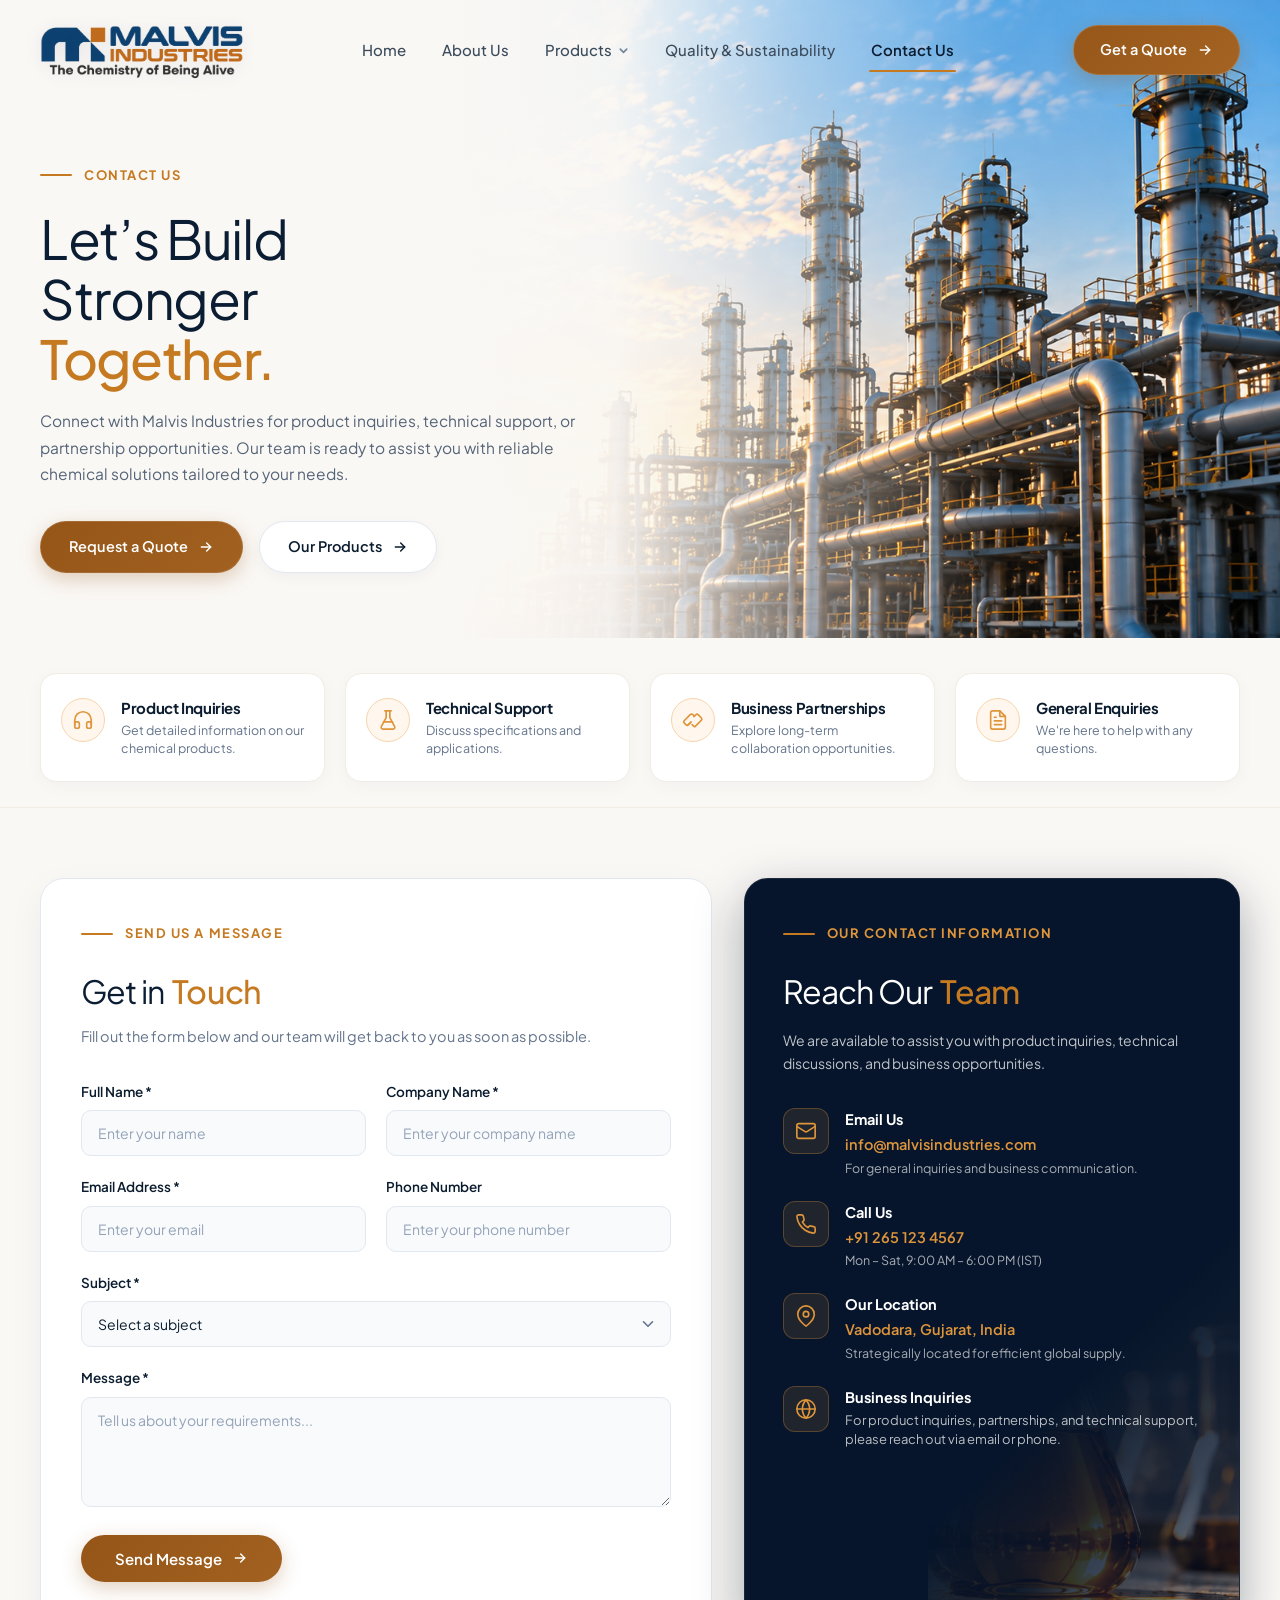
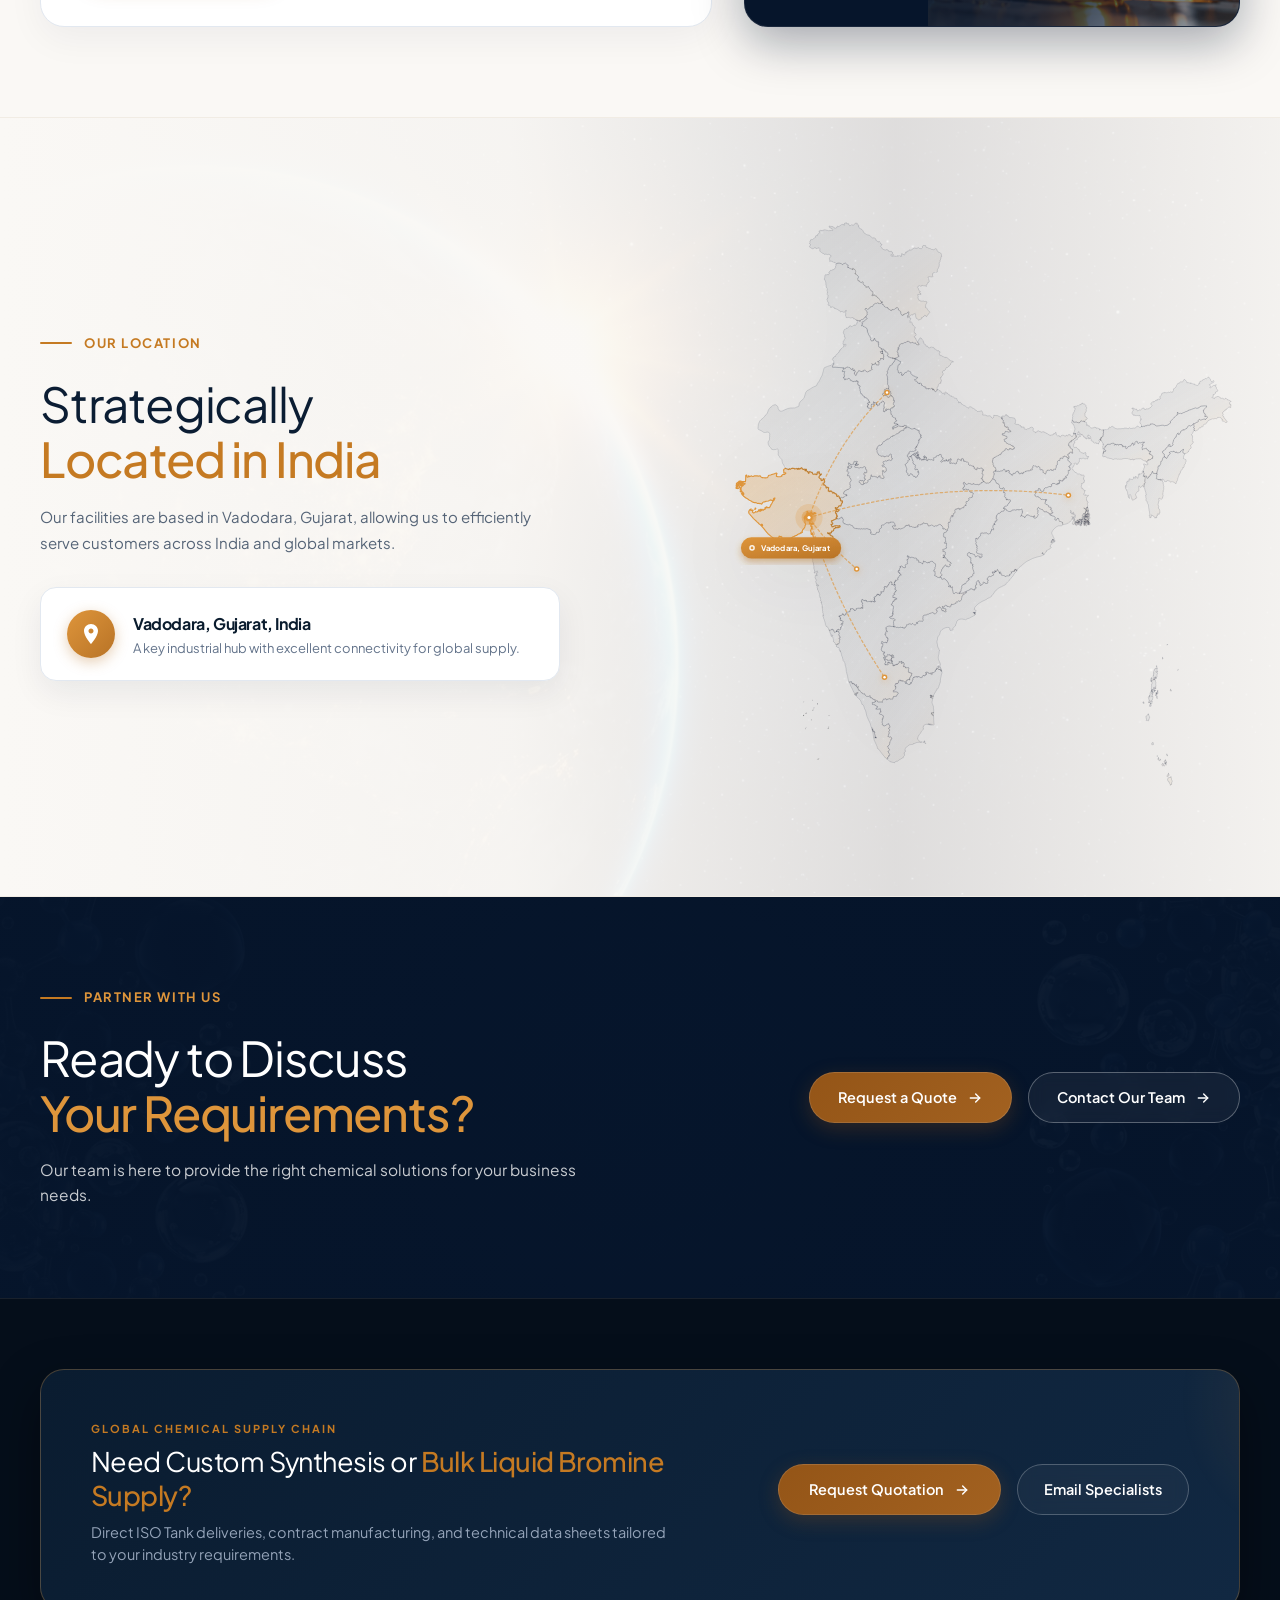
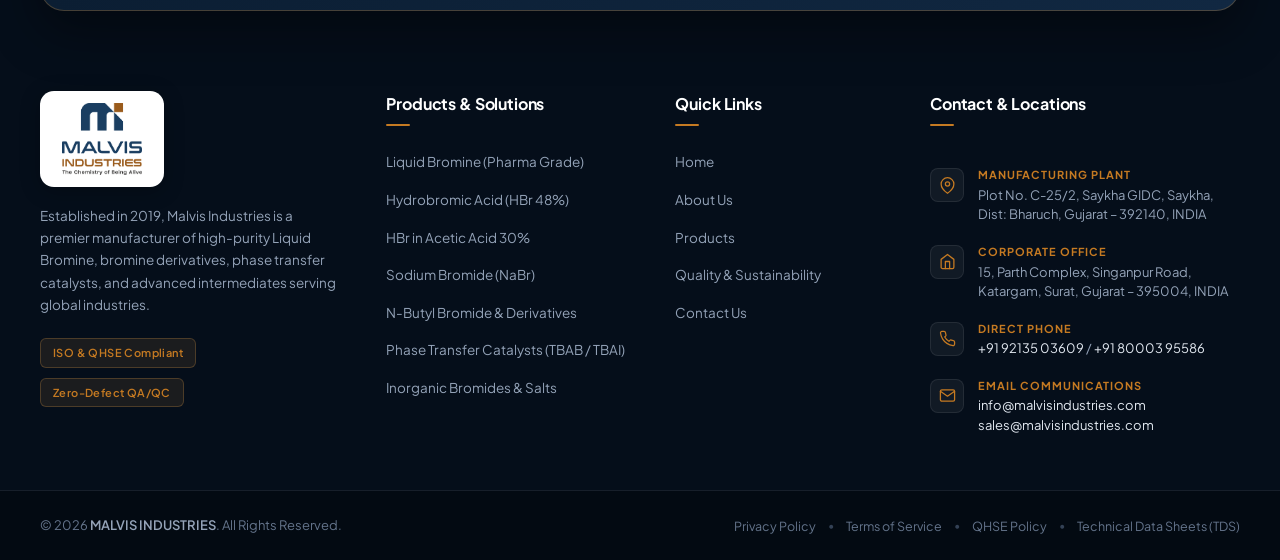
<file: contact.html>
<!DOCTYPE html>
<html lang="en">
<head>
  <meta charset="UTF-8">
  <meta name="viewport" content="width=device-width, initial-scale=1.0">
  <title>Contact Us — MALVIS INDUSTRIES</title>
  <meta name="description" content="Connect with Malvis Industries for high-purity bromine compounds, specialty chemicals, technical support, and commercial partnerships.">
  
  <!-- Google Fonts -->
  <link rel="preconnect" href="https://fonts.googleapis.com">
  <link rel="preconnect" href="https://fonts.gstatic.com" crossorigin>
  <link href="https://fonts.googleapis.com/css2?family=Plus+Jakarta+Sans:ital,wght@0,300;0,400;0,500;0,600;0,700;0,800;1,400;1,500&display=swap" rel="stylesheet">
  <link rel="stylesheet" href="style.css">
  <link rel="icon" type="image/png" href="assets/Malvis Logo_Final.png">
</head>
<body>

  <!-- Navigation Bar -->
  <header class="navbar-header" id="navbar">
    <div class="nav-container">
      
      <!-- Brand Logo -->
      <a href="index.html" class="brand-logo" aria-label="MALVIS INDUSTRIES Homepage">
        <img src="assets/headerlogo2.png" alt="MALVIS INDUSTRIES - The Chemistry of Being Alive" class="brand-logo-img">
      </a>

      <!-- Desktop Navigation Menu -->
      <nav class="nav-menu" id="navMenu">
        <ul class="nav-list">
          <li class="nav-item">
            <a href="index.html" class="nav-link">Home</a>
          </li>
          <li class="nav-item">
            <a href="about.html" class="nav-link">About Us</a>
          </li>
          <li class="nav-item has-dropdown">
            <a href="products.html" class="nav-link dropdown-toggle" aria-expanded="false" aria-haspopup="true">
              <span>Products</span>
              <svg class="dropdown-chevron" viewBox="0 0 12 12" fill="none" xmlns="http://www.w3.org/2000/svg">
                <path d="M2.5 4.5L6 8L9.5 4.5" stroke="currentColor" stroke-width="1.8" stroke-linecap="round" stroke-linejoin="round"/>
              </svg>
            </a>

            <!-- Mega Dropdown Menu -->
            <div class="nav-dropdown-menu">
              <div class="dropdown-inner">
                <div class="dropdown-header-banner">
                  <div class="dropdown-banner-copy">
                    <span class="dropdown-eyebrow">OUR CHEMICAL PORTFOLIO</span>
                    <h4 class="dropdown-banner-title">High-Purity Bromine & Specialty Solutions</h4>
                  </div>
                  <a href="products.html" class="dropdown-all-link">
                    <span>View Full Catalog</span>
                    <svg viewBox="0 0 16 16" fill="none" class="dropdown-arrow-svg">
                      <path d="M3.33 8h9.34M8.67 4l4 4-4 4" stroke="currentColor" stroke-width="1.6" stroke-linecap="round" stroke-linejoin="round"/>
                    </svg>
                  </a>
                </div>

                <div class="dropdown-categories-grid">
                  
                  <!-- Category 1: Liquid Bromine & Core Products -->
                  <a href="products.html#cat-liquid-bromine" class="dropdown-cat-card">
                    <div class="dropdown-cat-icon">
                      <svg viewBox="0 0 24 24" fill="none" stroke="currentColor" stroke-width="1.8" stroke-linecap="round" stroke-linejoin="round">
                        <path d="M10 2v7.31a2 2 0 0 1-.37 1.17l-4.26 6.39A2 2 0 0 0 7.04 20h9.92a2 2 0 0 0 1.67-3.13l-4.26-6.39A2 2 0 0 1 14 9.31V2M8.5 2h7M7 16h10"/>
                      </svg>
                    </div>
                    <div class="dropdown-cat-content">
                      <h5 class="dropdown-cat-name">Liquid Bromine & Core</h5>
                      <p class="dropdown-cat-desc">Pure Bromine 99.5%, HBr 48%, NaBr & CaBr2</p>
                    </div>
                    <span class="dropdown-item-arrow">→</span>
                  </a>

                  <!-- Category 2: Organic Bromine Derivatives -->
                  <a href="products.html#cat-organic-bromine" class="dropdown-cat-card">
                    <div class="dropdown-cat-icon">
                      <svg viewBox="0 0 24 24" fill="none" stroke="currentColor" stroke-width="1.8" stroke-linecap="round" stroke-linejoin="round">
                        <circle cx="6" cy="18" r="2.8"/>
                        <circle cx="18" cy="18" r="2.8"/>
                        <circle cx="12" cy="6" r="2.8"/>
                        <line x1="8.8" y1="18" x2="15.2" y2="18"/>
                        <line x1="7.6" y1="15.5" x2="10.4" y2="8.5"/>
                        <line x1="16.4" y1="15.5" x2="13.6" y2="8.5"/>
                      </svg>
                    </div>
                    <div class="dropdown-cat-content">
                      <h5 class="dropdown-cat-name">Organic Bromine Derivatives</h5>
                      <p class="dropdown-cat-desc">NBS, BCP, Bromoacetyl Bromide & Intermediates</p>
                    </div>
                    <span class="dropdown-item-arrow">→</span>
                  </a>

                  <!-- Category 3: Inorganic Bromides & Salts -->
                  <a href="products.html#cat-inorganic-bromides" class="dropdown-cat-card">
                    <div class="dropdown-cat-icon">
                      <svg viewBox="0 0 24 24" fill="none" stroke="currentColor" stroke-width="1.8" stroke-linecap="round" stroke-linejoin="round">
                        <path d="M21 16V8a2 2 0 0 0-1-1.73l-7-4a2 2 0 0 0-2 0l-7 4A2 2 0 0 0 3 8v8a2 2 0 0 0 1 1.73l7 4a2 2 0 0 0 2 0l7-4A2 2 0 0 0 21 16z"/>
                        <polyline points="3.27 6.96 12 12.01 20.73 6.96"/>
                        <line x1="12" y1="22.08" x2="12" y2="12"/>
                      </svg>
                    </div>
                    <div class="dropdown-cat-content">
                      <h5 class="dropdown-cat-name">Inorganic Bromides & Salts</h5>
                      <p class="dropdown-cat-desc">KBr, NH4Br, Zinc Bromide & Sodium Bromate</p>
                    </div>
                    <span class="dropdown-item-arrow">→</span>
                  </a>

                  <!-- Category 4: Quaternary Ammonium & Catalysts -->
                  <a href="products.html#cat-quaternary-ammonium" class="dropdown-cat-card">
                    <div class="dropdown-cat-icon">
                      <svg viewBox="0 0 24 24" fill="none" stroke="currentColor" stroke-width="1.8" stroke-linecap="round" stroke-linejoin="round">
                        <circle cx="12" cy="12" r="2.5"/>
                        <ellipse cx="12" cy="12" rx="9" ry="4" transform="rotate(30 12 12)"/>
                        <ellipse cx="12" cy="12" rx="9" ry="4" transform="rotate(-30 12 12)"/>
                        <ellipse cx="12" cy="12" rx="9" ry="4" transform="rotate(90 12 12)"/>
                      </svg>
                    </div>
                    <div class="dropdown-cat-content">
                      <h5 class="dropdown-cat-name">Quaternary Ammonium & Catalysts</h5>
                      <p class="dropdown-cat-desc">TBAB, TEBAC, CTAB & Phase Transfer Catalysts</p>
                    </div>
                    <span class="dropdown-item-arrow">→</span>
                  </a>

                </div>

                <!-- Dropdown Quick Contact Footer Strip -->
                <div class="dropdown-footer-bar">
                  <div class="dropdown-footer-left">
                    <span class="footer-dot-pulse"></span>
                    <span>Need bulk supply or custom formulations?</span>
                  </div>
                  <a href="contact.html#get-in-touch" class="dropdown-footer-action">
                    <span>Contact Sales</span>
                    <svg viewBox="0 0 14 14" fill="none">
                      <path d="M2.5 7h9M8 3.5l3.5 3.5L8 10.5" stroke="currentColor" stroke-width="1.6" stroke-linecap="round" stroke-linejoin="round"/>
                    </svg>
                  </a>
                </div>

              </div>
            </div>
          </li>
          <li class="nav-item">
            <a href="quality.html" class="nav-link">Quality & Sustainability</a>
          </li>
          <li class="nav-item">
            <a href="contact.html" class="nav-link active">Contact Us</a>
          </li>
        </ul>
      </nav>

      <!-- Header Action CTA Button -->
      <div class="nav-cta-wrapper">
        <a href="#quote" class="btn-quote" id="openQuoteModalBtn">
          <span>Get a Quote</span>
          <svg class="btn-arrow" viewBox="0 0 20 20" fill="none" xmlns="http://www.w3.org/2000/svg">
            <path d="M4.16663 10H15.8333" stroke="currentColor" stroke-width="1.8" stroke-linecap="round" stroke-linejoin="round"/>
            <path d="M10.8333 5L15.8333 10L10.8333 15" stroke="currentColor" stroke-width="1.8" stroke-linecap="round" stroke-linejoin="round"/>
          </svg>
        </a>

        <!-- Mobile Hamburger Toggle -->
        <button class="mobile-toggle" id="mobileToggle" aria-label="Toggle navigation menu" aria-expanded="false">
          <span class="hamburger-bar"></span>
          <span class="hamburger-bar"></span>
          <span class="hamburger-bar"></span>
        </button>
      </div>

    </div>
  </header>

  <main>
    
    <!-- 1. Contact Us Hero Section -->
    <section class="contact-hero-section" id="contact-hero">
      <div class="contact-hero-bg-wrap">
        <img src="assets/about-hero.png" alt="Chemical manufacturing towers in golden sunlight" class="contact-hero-bg-img" />
        <div class="contact-hero-bg-overlay"></div>
      </div>

      <div class="contact-page-container">
        <div class="contact-hero-content">
          <div class="quality-eyebrow">
            <span class="eyebrow-line"></span>
            <span class="eyebrow-text">CONTACT US</span>
          </div>

          <h1 class="contact-hero-title">
            <span class="title-dark">Let’s Build</span>
            <span class="title-dark">Stronger</span>
            <span class="title-amber">Together.</span>
          </h1>

          <p class="contact-hero-desc">
            Connect with Malvis Industries for product inquiries, technical support, or partnership opportunities. Our team is ready to assist you with reliable chemical solutions tailored to your needs.
          </p>

          <div class="contact-hero-actions">
            <a href="#get-in-touch" class="btn-primary btn-contact-hero-primary">
              <span>Request a Quote</span>
              <svg class="btn-arrow" viewBox="0 0 20 20" fill="none" xmlns="http://www.w3.org/2000/svg">
                <path d="M4.16663 10H15.8333" stroke="currentColor" stroke-width="1.8" stroke-linecap="round" stroke-linejoin="round"/>
                <path d="M10.8333 5L15.8333 10L10.8333 15" stroke="currentColor" stroke-width="1.8" stroke-linecap="round" stroke-linejoin="round"/>
              </svg>
            </a>
            <a href="products.html" class="btn-contact-hero-secondary">
              <span>Our Products</span>
              <svg class="btn-arrow" viewBox="0 0 20 20" fill="none" xmlns="http://www.w3.org/2000/svg">
                <path d="M4.16663 10H15.8333" stroke="currentColor" stroke-width="1.8" stroke-linecap="round" stroke-linejoin="round"/>
                <path d="M10.8333 5L15.8333 10L10.8333 15" stroke="currentColor" stroke-width="1.8" stroke-linecap="round" stroke-linejoin="round"/>
              </svg>
            </a>
          </div>
        </div>
      </div>
    </section>


    <!-- 2. Quick Inquiries 4-Card Strip -->
    <section class="contact-inquiry-strip">
      <div class="contact-page-container">
        <div class="inquiry-cards-grid">
          
          <!-- Card 1 -->
          <div class="inquiry-card">
            <div class="inquiry-icon-box">
              <svg viewBox="0 0 24 24" fill="none" stroke="#DE953B" stroke-width="1.8" stroke-linecap="round" stroke-linejoin="round" class="inquiry-svg">
                <path d="M3 18v-6a9 9 0 0 1 18 0v6"/>
                <path d="M21 19a2 2 0 0 1-2 2h-1a2 2 0 0 1-2-2v-3a2 2 0 0 1 2-2h3zM3 19a2 2 0 0 0 2 2h1a2 2 0 0 0 2-2v-3a2 2 0 0 0-2-2H3z"/>
              </svg>
            </div>
            <div class="inquiry-text-box">
              <h3 class="inquiry-title">Product Inquiries</h3>
              <p class="inquiry-desc">Get detailed information on our chemical products.</p>
            </div>
          </div>

          <!-- Card 2 -->
          <div class="inquiry-card">
            <div class="inquiry-icon-box">
              <svg viewBox="0 0 24 24" fill="none" stroke="#DE953B" stroke-width="1.8" stroke-linecap="round" stroke-linejoin="round" class="inquiry-svg">
                <path d="M10 2v7.31L4.69 19.31A2 2 0 0 0 6.41 22h11.18a2 2 0 0 0 1.72-2.69L14 9.31V2"/>
                <line x1="8.5" y1="2" x2="15.5" y2="2"/>
                <line x1="7" y1="14" x2="17" y2="14"/>
              </svg>
            </div>
            <div class="inquiry-text-box">
              <h3 class="inquiry-title">Technical Support</h3>
              <p class="inquiry-desc">Discuss specifications and applications.</p>
            </div>
          </div>

          <!-- Card 3 -->
          <div class="inquiry-card">
            <div class="inquiry-icon-box">
              <svg viewBox="0 0 24 24" fill="none" stroke="#DE953B" stroke-width="1.8" stroke-linecap="round" stroke-linejoin="round" class="inquiry-svg">
                <path d="m11 17 2 2a1 1 0 0 0 1.42 0l6.59-6.59a2 2 0 0 0 0-2.82l-3.18-3.18a2 2 0 0 0-2.82 0L13 8.41"/>
                <path d="m9 15-2 2a2 2 0 0 1-2.83 0L2.59 15.41a2 2 0 0 1 0-2.82L9 6.18a2 2 0 0 1 2.83 0l1.17 1.17"/>
                <path d="m6 18 4-4"/>
              </svg>
            </div>
            <div class="inquiry-text-box">
              <h3 class="inquiry-title">Business Partnerships</h3>
              <p class="inquiry-desc">Explore long-term collaboration opportunities.</p>
            </div>
          </div>

          <!-- Card 4 -->
          <div class="inquiry-card">
            <div class="inquiry-icon-box">
              <svg viewBox="0 0 24 24" fill="none" stroke="#DE953B" stroke-width="1.8" stroke-linecap="round" stroke-linejoin="round" class="inquiry-svg">
                <path d="M14 2H6a2 2 0 0 0-2 2v16a2 2 0 0 0 2 2h12a2 2 0 0 0 2-2V8z"/>
                <polyline points="14 2 14 8 20 8"/>
                <line x1="16" y1="13" x2="8" y2="13"/>
                <line x1="16" y1="17" x2="8" y2="17"/>
                <polyline points="10 9 9 9 8 9"/>
              </svg>
            </div>
            <div class="inquiry-text-box">
              <h3 class="inquiry-title">General Enquiries</h3>
              <p class="inquiry-desc">We're here to help with any questions.</p>
            </div>
          </div>

        </div>
      </div>
    </section>


    <!-- 3. Main Form & Reach Our Team Split Section -->
    <section class="contact-main-section" id="get-in-touch">
      <div class="contact-page-container">
        <div class="contact-main-split">
          
          <!-- Left Column: Interactive Form Card -->
          <div class="contact-form-card">
            <div class="quality-eyebrow">
              <span class="eyebrow-line"></span>
              <span class="eyebrow-text">SEND US A MESSAGE</span>
            </div>

            <h2 class="contact-form-heading"><span class="title-dark">Get in</span> <span class="title-amber">Touch</span></h2>
            <p class="contact-form-sub">
              Fill out the form below and our team will get back to you as soon as possible.
            </p>

            <form class="contact-interactive-form" id="contactPageForm" onsubmit="event.preventDefault(); handleContactSubmit();">
              
              <div class="form-grid-row">
                <div class="form-input-wrap">
                  <label for="cName">Full Name *</label>
                  <input type="text" id="cName" name="name" placeholder="Enter your name" required />
                </div>
                <div class="form-input-wrap">
                  <label for="cCompany">Company Name *</label>
                  <input type="text" id="cCompany" name="company" placeholder="Enter your company name" required />
                </div>
              </div>

              <div class="form-grid-row">
                <div class="form-input-wrap">
                  <label for="cEmail">Email Address *</label>
                  <input type="email" id="cEmail" name="email" placeholder="Enter your email" required />
                </div>
                <div class="form-input-wrap">
                  <label for="cPhone">Phone Number</label>
                  <input type="tel" id="cPhone" name="phone" placeholder="Enter your phone number" />
                </div>
              </div>

              <div class="form-input-wrap full-width">
                <label for="cSubject">Subject *</label>
                <div class="custom-select-wrapper">
                  <select id="cSubject" name="subject" required>
                    <option value="" disabled selected>Select a subject</option>
                    <option value="Product Inquiry & Pricing">Product Inquiry & Pricing</option>
                    <option value="Technical Support & CoA Request">Technical Support & CoA Request</option>
                    <option value="Custom Chemical Synthesis / Contract Manufacturing">Custom Chemical Synthesis / Contract Manufacturing</option>
                    <option value="Business Partnership & Distribution">Business Partnership & Distribution</option>
                    <option value="General Question">General Question</option>
                  </select>
                  <svg class="select-dropdown-arrow" viewBox="0 0 20 20" fill="none" xmlns="http://www.w3.org/2000/svg">
                    <path d="M5 7.5L10 12.5L15 7.5" stroke="currentColor" stroke-width="1.8" stroke-linecap="round" stroke-linejoin="round"/>
                  </svg>
                </div>
              </div>

              <div class="form-input-wrap full-width">
                <label for="cMessage">Message *</label>
                <textarea id="cMessage" name="message" rows="4" placeholder="Tell us about your requirements..." required></textarea>
              </div>

              <button type="submit" class="btn-primary btn-submit-message">
                <span>Send Message</span>
                <svg class="btn-arrow" viewBox="0 0 20 20" fill="none" xmlns="http://www.w3.org/2000/svg">
                  <path d="M4.16663 10H15.8333" stroke="currentColor" stroke-width="1.8" stroke-linecap="round" stroke-linejoin="round"/>
                  <path d="M10.8333 5L15.8333 10L10.8333 15" stroke="currentColor" stroke-width="1.8" stroke-linecap="round" stroke-linejoin="round"/>
                </svg>
              </button>

              <div class="contact-form-success" id="contactFormSuccess" style="display: none;">
                <div class="success-icon-badge">✓</div>
                <p>Thank you! Your message has been sent successfully. Our team will contact you shortly.</p>
              </div>

            </form>
          </div>

          <!-- Right Column: Dark Reach Our Team Card with Flask Art -->
          <div class="contact-reach-card">
            
            <!-- Atmospheric Flask Art Background -->
            <div class="reach-card-art-wrap">
              <img src="assets/about-page.png" alt="Chemical flask with amber solution" class="reach-card-flask-img" />
              <div class="reach-card-art-overlay"></div>
            </div>

            <div class="reach-card-content">
              <div class="quality-eyebrow eyebrow-light">
                <span class="eyebrow-line"></span>
                <span class="eyebrow-text">OUR CONTACT INFORMATION</span>
              </div>

              <h2 class="reach-card-heading"><span class="title-white">Reach Our</span> <span class="title-amber">Team</span></h2>
              <p class="reach-card-sub">
                We are available to assist you with product inquiries, technical discussions, and business opportunities.
              </p>

              <div class="reach-items-stack">
                
                <!-- Email Us -->
                <div class="reach-item">
                  <div class="reach-icon-box">
                    <svg viewBox="0 0 24 24" fill="none" stroke="#DE953B" stroke-width="1.8" stroke-linecap="round" stroke-linejoin="round" class="reach-svg">
                      <rect width="20" height="16" x="2" y="4" rx="2"/>
                      <path d="m22 7-8.97 5.7a1.94 1.94 0 0 1-2.06 0L2 7"/>
                    </svg>
                  </div>
                  <div class="reach-text-box">
                    <span class="reach-label">Email Us</span>
                    <a href="mailto:info@malvisindustries.com" class="reach-primary-text">info@malvisindustries.com</a>
                    <span class="reach-desc">For general inquiries and business communication.</span>
                  </div>
                </div>

                <!-- Call Us -->
                <div class="reach-item">
                  <div class="reach-icon-box">
                    <svg viewBox="0 0 24 24" fill="none" stroke="#DE953B" stroke-width="1.8" stroke-linecap="round" stroke-linejoin="round" class="reach-svg">
                      <path d="M22 16.92v3a2 2 0 0 1-2.18 2 19.79 19.79 0 0 1-8.63-3.07 19.5 19.5 0 0 1-6-6 19.79 19.79 0 0 1-3.07-8.67A2 2 0 0 1 4.11 2h3a2 2 0 0 1 2 1.72 12.84 12.84 0 0 0 .7 2.81 2 2 0 0 1-.45 2.11L8.09 9.91a16 16 0 0 0 6 6l1.27-1.27a2 2 0 0 1 2.11-.45 12.84 12.84 0 0 0 2.81.7A2 2 0 0 1 22 16.92z"/>
                    </svg>
                  </div>
                  <div class="reach-text-box">
                    <span class="reach-label">Call Us</span>
                    <a href="tel:+912651234567" class="reach-primary-text">+91 265 123 4567</a>
                    <span class="reach-desc">Mon – Sat, 9:00 AM – 6:00 PM (IST)</span>
                  </div>
                </div>

                <!-- Our Location -->
                <div class="reach-item">
                  <div class="reach-icon-box">
                    <svg viewBox="0 0 24 24" fill="none" stroke="#DE953B" stroke-width="1.8" stroke-linecap="round" stroke-linejoin="round" class="reach-svg">
                      <path d="M21 10c0 7-9 13-9 13s-9-6-9-13a9 9 0 0 1 18 0z"/>
                      <circle cx="12" cy="10" r="3"/>
                    </svg>
                  </div>
                  <div class="reach-text-box">
                    <span class="reach-label">Our Location</span>
                    <p class="reach-primary-text">Vadodara, Gujarat, India</p>
                    <span class="reach-desc">Strategically located for efficient global supply.</span>
                  </div>
                </div>

                <!-- Business Inquiries -->
                <div class="reach-item">
                  <div class="reach-icon-box">
                    <svg viewBox="0 0 24 24" fill="none" stroke="#DE953B" stroke-width="1.8" stroke-linecap="round" stroke-linejoin="round" class="reach-svg">
                      <circle cx="12" cy="12" r="10"/>
                      <line x1="2" y1="12" x2="22" y2="12"/>
                      <path d="M12 2a15.3 15.3 0 0 1 4 10 15.3 15.3 0 0 1-4 10 15.3 15.3 0 0 1-4-10 15.3 15.3 0 0 1 4-10z"/>
                    </svg>
                  </div>
                  <div class="reach-text-box">
                    <span class="reach-label">Business Inquiries</span>
                    <span class="reach-desc reach-desc-full">For product inquiries, partnerships, and technical support, please reach out via email or phone.</span>
                  </div>
                </div>

              </div>
            </div>

          </div>

        </div>
      </div>
    </section>


    <!-- 4. Strategically Located in India Section -->
    <section class="contact-location-section" id="our-location">
      <div class="location-bg-wrap">
        <img src="assets/vision-earth.jpg" alt="Aerial landscape of industrial transport and connectivity in India" class="location-bg-img" />
        <div class="location-bg-overlay"></div>
      </div>

      <div class="contact-page-container">
        <div class="location-content-layout">
          
          <!-- Left Content -->
          <div class="location-left-copy">
            <div class="quality-eyebrow">
              <span class="eyebrow-line"></span>
              <span class="eyebrow-text">OUR LOCATION</span>
            </div>

            <h2 class="location-title">
              <span class="title-dark">Strategically</span>
              <span class="title-amber">Located in India</span>
            </h2>

            <p class="location-desc">
              Our facilities are based in Vadodara, Gujarat, allowing us to efficiently serve customers across India and global markets.
            </p>

            <!-- Floating White Location Badge -->
            <div class="location-badge-card">
              <div class="badge-pin-icon">
                <svg viewBox="0 0 24 24" fill="currentColor" class="pin-svg">
                  <path d="M12 2C8.13 2 5 5.13 5 9c0 5.25 7 13 7 13s7-7.75 7-13c0-3.87-3.13-7-7-7zm0 9.5c-1.38 0-2.5-1.12-2.5-2.5s1.12-2.5 2.5-2.5 2.5 1.12 2.5 2.5-1.12 2.5-2.5 2.5z"/>
                </svg>
              </div>
              <div class="badge-text-col">
                <h4 class="badge-city">Vadodara, Gujarat, India</h4>
                <p class="badge-sub">A key industrial hub with excellent connectivity for global supply.</p>
              </div>
            </div>
          </div>

          <!-- Right Map Visual -->
          <div class="location-map-visual">
            <div class="india-map-container">
              <!-- Authentic Geographic Official India Map SVG -->
              <svg class="india-map-svg" viewBox="50 30 840 940" fill="none" xmlns="http://www.w3.org/2000/svg" preserveAspectRatio="xMidYMid meet">
                <defs>
                  <!-- Map State Fill Gradient -->
                  <linearGradient id="indiaMapGrad" x1="0%" y1="0%" x2="100%" y2="100%">
                    <stop offset="0%" stop-color="#0B1D33" stop-opacity="0.07" />
                    <stop offset="50%" stop-color="#0B1D33" stop-opacity="0.04" />
                    <stop offset="100%" stop-color="#DE953B" stop-opacity="0.08" />
                  </linearGradient>

                  <linearGradient id="gujaratHighlightGrad" x1="0%" y1="0%" x2="100%" y2="100%">
                    <stop offset="0%" stop-color="#DE953B" stop-opacity="0.28" />
                    <stop offset="100%" stop-color="#DE953B" stop-opacity="0.14" />
                  </linearGradient>

                  <!-- Badge Pill Gradient & Shadow -->
                  <linearGradient id="pillBadgeGrad" x1="0%" y1="0%" x2="100%" y2="100%">
                    <stop offset="0%" stop-color="#DE953B" />
                    <stop offset="100%" stop-color="#B87326" />
                  </linearGradient>

                  <filter id="pillShadow" x="-20%" y="-20%" width="140%" height="150%">
                    <feDropShadow dx="0" dy="6" stdDeviation="6" flood-color="#B87326" flood-opacity="0.45" />
                  </filter>

                  <!-- Glowing Pin Filter -->
                  <filter id="pinGlow" x="-50%" y="-50%" width="200%" height="200%">
                    <feGaussianBlur stdDeviation="3" result="blur" />
                    <feMerge>
                      <feMergeNode in="blur" />
                      <feMergeNode in="SourceGraphic" />
                    </feMerge>
                  </filter>
                </defs>

                <!-- All 28 States & 8 Union Territories with Survey-Accurate Boundaries -->
                <g class="india-states-group">
                <path id="INAN" name="Andaman and Nicobar" class="state-path" d="M802.5 941.1l-0.2 0.4 0.3 0.4 0.5-0.1 0.4 0.8-0.1 0.3 0.2 0.7 0.1 0.8-0.1 1 0.4 0.2 0.4 0.8 0.1 1.1-0.2 0.3 0.4 0.4 0.2 0.6-0.5 0.5-0.2 0.6 0.2 0.3-0.6 0.3 0.2 0.5-0.3 0.4 0 0.6 0.5 0.2-0.4 1-0.3 0.2-0.4-0.5-0.5 0-0.2 0.4 0.1 0.5-0.5 0.7-0.6-0.2 0.2-1.2-0.4-0.2-0.4-0.6 0.2-0.4-0.5-0.4 0.1-0.5-0.4-0.7-0.4 0-0.2-0.5 0.3-0.3-0.2-0.7-0.4-0.2-0.2-0.6-0.4 0.1-0.3-0.6-0.3-0.2-0.5 0.1-0.1-0.8 0.1-1.1-0.2-0.1-0.2-1.1 0.6-0.4 0-1 0.3-0.4 0.7 0 0.6 0.1 0.6-0.7 1.4-0.1 0-0.3 0.5-0.3 0.6-0.1z m-3.7-5.6l0.3 0.6 0 0.7 0.9 0.6-0.1 0.5-0.3 0.3-0.5 1-0.5 0.2-0.7 0.5-0.3 0.7-0.6 0.5-0.5-0.7 0.1-0.6-0.2-0.5 0.3-0.4-0.1-1.1 0.8-0.5 1.3-0.4-0.1-1.2 0.2-0.2z m-9.1-16l0.8 0.5-0.2 0.9 0.5 0.4 0.3-0.3 0.8 0.9 0.4 1.1-0.4 0.7-0.5-0.8-0.7-0.2-0.5 0.2-0.6 0.5-0.6-0.2-0.3-0.3 0.1-0.7-0.8-0.5-0.2-0.5 0.4-0.4-0.1-0.5 0.4-0.5 0.5 0.1 0.7-0.4z m4.6-0.1l0.4 0.1 0.5 0.9-0.1 1.6-0.1 0.1-1.8-1.5 0.9-0.9 0.2-0.3z m0.8-2.7l0.3 0.4 0.1 1.2 0.2 0.6-0.2 0.2-0.6-0.8 0.3-0.4-0.3-0.3-0.2-0.7 0.4-0.2z m-1.4-2.9l0.5 0.1 0 0.8-0.5 0.7-0.5 0.2-0.1 0.6 0.6 0.7 0.1 0.5 0.5 0.3 0.1 0.6-0.3 0.8-0.9 0.1 0 0.9-0.4 0.1-0.2-1.1 1.1-0.5 0-0.6-0.3-0.2-0.8 0.9-0.1-0.7-0.7-1.3-0.1-1.4 0.6-0.3 0.4-0.3 0.1-0.7 0.9-0.2z m-8-1l0.5 1-0.4 0.2-0.5-0.6 0.4-0.6z m-3-2.5l0.5 0.3-0.3 1-0.2 0.9 0.8 0.9 1.1 0.5 0.3 0.4-0.3 0.5-0.8-0.2-1.1-0.6-0.6-0.7-0.5-0.7 0-1 0.3-0.9 0.8-0.4z m-2.2-3.2l0.3 0.3-0.1 0.6-0.5-0.3 0.3-0.6z m15.6-2.8l0.2 1.2 0.4 0.1 0.2 1.6-0.5 0 0-1.3-0.4-0.8 0.1-0.8z m-22.6-18.6l0.7 0.7 0.3 0.7 0.2 0.8-0.2 0.7-0.4 0.4-0.6 0.2-0.5-0.3-1.1 0.1-0.3-0.6 0-1.9 1.3 0 0.6-0.8z m-7.5-46l1.2 1 0.1 1.4 0.7 0.7-0.1 1.2 0.4 1.1 0 0.6-0.6 0.3 0.1 0.4-0.8 0.6-0.3 0.6 0.1 0.6 0.6 0.2 0.1 0.3-1 1.3 0 0.3-0.9 0.2-0.5-0.2-0.5-0.5-0.8-0.3-0.4 0-0.5 0.4-0.5-0.3 0.7-1.1 0.3-0.9-0.3-0.9-0.4-0.5-0.4 0 0.1-1.5-0.2-0.6 0-1.1 0.5 0 0.5-0.2 0.5-1 0.7-0.5 0.1-0.6 0.5-0.2 0.4-0.5 0.6-0.3z m3.5-17.1l0.7 0.6 0.5 1.6-0.6 1 0.8 0.2-0.1 0.5-1.4 0.7-1.1 0-0.5-0.6 0.3-0.4-0.1-0.5 0.9-0.1 0.1-1-0.4-0.5 0.2-0.8 0.4-0.8 0.3 0.1z m-0.9-2.2l0.2 0.7-0.5-0.1 0.3-0.6z m-10.7-0.1l0.6 0 0.8 0.2 0 0.9 0.1 0.5-0.4 0.5-0.2-0.2-1-0.1-0.2-0.5 0.3-1.3z m8.8-0.3l0.1 0.3 0.6 0 0 0.5-0.3 0.4-0.5 0-0.1-0.9 0.2-0.3z m13.2-6.7l0.3 0.2 0.8-0.2 0.3 0.2-0.6 0.7-0.9-0.5 0.1-0.4z m-11.7-3.7l0.3 0.9-0.3 0.2 0-1.1z m10.2-1.6l0.4-0.3 0.6 0.4 0.1 0.9 0.8 1.4 0.5 1.4-0.3 0.4-0.5-0.1-0.1-0.4-0.9-1.4-0.4 0.1-0.4-0.9-0.7-0.2-0.1-0.5 0.5-0.2 0.5-0.6z m0.6-2.1l0.4 0.1-0.2 1.6-0.2 0.1-0.8-0.8 0-1 0.8 0z m1-1.4l0 0.5 0.2 0.4 0.1 0.8 0.5 0.6-0.1 0.4-0.3 0.4-0.4-0.6-0.5-0.2 0-0.9-0.9-0.1-0.3-0.3-0.2-0.6 0.2-0.2 0.8 0.3 0.9-0.5z m1.2-1.5l0.4 0.5 0.3 1.3-0.2 0.5 0.1 0.6-0.2 0.5-0.4 0.1-0.9-1.3 0.5-1.6 0.4-0.6z m-10.1-0.7l0.1 0.2 0.3 1.7 0.6-0.4 0.5 0.2 0 0.6-0.5 1.2-0.1 0.6 0.5 0.5 0.6 1.2-0.3 0.3-0.6-0.4 0.4 1.3-0.8 0.4-0.3 0.6 0.4 1.5 0.4-1 0.9-0.1 0.3 0.3-0.3 0.9 0.3 0.6-0.9 4.3-0.4 0.3-0.6 0.1-0.5 0.3-0.1 0.8-0.4 0.4-0.4-0.1 0 0.6 0.6 0 0.7-0.9 0.8-0.3 0.3 0.3-0.1 1.5-0.6 1.5-0.2 0.9 0.1 0.2-0.5 0.8-0.3-0.5-0.9 0-0.5-0.4 0.1-0.8-0.6-0.6-0.6-0.6 0.1-1.1-0.4-0.9 0.1-0.7-0.3-0.8-0.4 0.1-0.3 0.6-0.3-0.8 0.1-1.4-0.3-1.6-0.5 0.1-0.3-0.6 0.3-0.7 0-0.6 0.3-0.3 0.2-0.5 0.6-0.6 0.3 0.5 0.3 1 0.6 0.5-0.1-1.4 0.1-0.5 0.1-1.9 0.3-1.5-0.1-0.3 0.1-0.8 0.2-0.6 0.4-1.6 1.2-1.6 0.3 0z m0.8-0.2l0.2 0.3 0.7 0.1 0.1 0.8-0.1 0.5-1.1-0.2 0-1.1 0.2-0.4z m4.7-0.3l0.3 0.7-1.2-0.2 0.9-0.5z m4.8-0.2l0.3 0.7-0.1 0.4-0.5-0.1 0.1-0.9 0.2-0.1z m-10-1l0.3 0.1-0.3 1.3-0.3-0.6 0.3-0.8z m6.3 0.5l-0.5 0.6-0.6-0.6 0.3-0.4 0.4 0.4 0.4 0z m-4.5-0.9l0.4 0.2 0.5-0.2 0.5 0.3 0.8-0.1 0.3 0.1 0.5 1.2-0.8 0.3 0.4 0.6 0.1 0.9-0.6-0.3-0.2 1.2-0.3-0.2-1 1.7-0.2 0.7-0.8 0.6-0.7-0.6 0.1-0.4 0.7-2.2 0.1-0.7-0.1-0.7-0.4-0.2-0.3-0.3 0.3-0.9 0.3 0.3 0.5-0.6-0.1-0.7z m29.1-0.3l0.5 0.8 0.5 0.3-0.1 0.4 0.2 0.9-1.1 0-0.4-0.2-0.3-1.2 0.2-0.6 0.5-0.4z m-27-2.4l0.5 0.1 0.5 0.4-0.7 0.3-0.5-0.4 0.2-0.4z m2.8-0.2l-0.4 0.4 0 0.5-0.3 0.7-0.3-0.2 0.2-0.6 0.1-0.9 0.5-0.3 0.2 0.4z m-6.7-11.6l0 1.5-0.5-0.6 0.5-0.9z m5.1-2.4l0.3 0.2 0 0.7 0.5 0 0.5 1.6 0.2 0.5-0.5 0.7 0.1 0.4 0.6 0.4 0.1 0.7 0.4 0.3-0.4 0.6 0 0.4-0.2 1.1 0 1 0.1 0.8 0.4 1-0.4 1.6-0.4-0.3-0.3 0.4 0.4 0.5-0.2 0.4-0.5 0.4-0.2 0.7-0.5-0.5-0.6 0.3-1.3-0.3 0.3 0.9 0.9 1.2 0.4 0.9-0.3 0.3-0.5-0.1-0.7 0.4-0.6-0.4-0.4 0.3-0.7-0.4-0.6 0.5-0.8 0-0.5-1-0.1-2.4 0.2-0.8-0.1-0.5 0.2-0.6-0.4-0.7 0.1-0.7 0.3-0.5 0-1-0.4-0.4 0.4-0.2 0.2-0.6 0.6-0.1-0.1-0.4 0.3-0.5-0.4-0.7 0.3-0.1 0-0.7-0.3-0.5-0.3-1.3 0.1-1.1 0.4 0 0.9-1 0.6 0 0-0.7 0.9-0.2 0.1 0.3 0.1 0 0.2-0.2 0.1 0.2-0.1 0.2 0.1 0.1 0.9-0.2 0.4-0.4 0.2-0.5z m-5.5-2.2l0.6 0.4 0.1 2.5-0.2 0.7-0.7 0.8 0 0.5-0.5 0.7-0.5-1.3-0.1-0.6 0.4-0.6 0.1-1 0.3-0.7-0.2-0.3 0.4-1 0.3-0.1z m8.5-0.1l-0.4 0.3-0.6 0.9-0.3-0.1 0-0.9 0.5 0.3 0.8-0.5z m-2.2-0.8l0.3 0 0.2 0.8-0.7-0.1 0.2-0.7z m36.8-12.4l0.1 0.7-0.5 0.3-0.2-0.5 0.6-0.5z m-34-3l0.3 0.7 0.1 1.2-0.2 0.6-0.1 0.7 0.1 1.1 0.4 0.4 0.3 1.2 0.5 0.6-0.2 0.5-0.5-0.2-0.4 0.2 0-0.8-0.4 0.2-0.6-0.2-0.7 0.5-0.4-0.7-0.2 0.4 0.1 0.5 0.5 0.1 0.9 0.5 0.9 1.3 0.4-0.1-0.1 0.8-0.6 1.6 0.1 1.1-0.2 0.2 0.2 1.1-0.2 0.7-0.6 1-0.5 0.2-0.5-0.1-0.3 0.4-0.6-0.7-0.2-0.7-0.4 0.3-0.4 0.9 0.2 0.6 0.8 0.7-0.3 0.5-0.5-0.1 0-0.7-0.7 0.1-0.2 0.5 0 0.5-0.5 0.3 0 0.9 0.4 0 0 0.6-0.4 0.1-0.2 0-0.2 0.1-0.1-0.1 0.1-0.2 0-0.2-1.2-0.2-0.2-0.4 0.2-0.6-0.2-0.5 0-0.8 0.6 0 0.1-0.5-0.7-0.4 0.1-1 0-1.1 0.7-0.4-0.3-0.7 0.9-0.5-0.9-0.2 0.6-1.7-0.1-0.7 0.6 0 0.1-0.6-0.4 0-0.5-0.5 0.6-0.7-0.5-0.1 0-0.7 0.3-0.2 0-0.8 0.5-0.6-0.3-0.6 0.8-0.2 0.3-0.4-0.3-0.5 0.1-0.8 0.7-0.1 0-0.5 0.8-0.1-0.5-0.9 0.2-0.1 1.2-0.2 0.3 0.4 0.5-0.2-0.3-0.5 0.3-0.3 0.6 0.4 0.1-0.7 0.3 0.1z m-0.4-2.9l0.3 0.4-0.3 0.5-0.8 0-0.1-0.6 0.9-0.3z m9.6-13.6l0.3 1-0.1 0.8-0.2 0.7-0.3-0.1 0.2-0.7-0.2-1.5 0.3-0.2z m7.5-21.1l-0.2 0.8-0.5 0 0.3-0.7 0.4-0.1z">
                  <title>Andaman and Nicobar</title>
                </path>
                <path id="INTG" name="Telangana" class="state-path" d="M355.2 698.3l0.1-1.2-0.2-0.3 0.1-0.8-0.2-0.1-0.3-0.7 0.3-1.2-0.1-0.7-0.3-0.6-0.1-1.2 0.3-0.8 0-0.7-0.2-1.1 0.4-0.5 0.6 0 0.5-0.5 0.6-0.3 0.4 0.3 0.3-0.8-0.2-0.4-1.3-0.7-0.5-0.5-1-0.2-1.2 0.1-0.7 0.3-1-0.5-0.6 0.1-0.6-0.3-1.3-0.5-0.5-0.7-0.4-1.1 1.1-0.2 0.2-0.5 0.7 0.3 1.2-0.1 0-0.5 0.4-0.2 0.9-0.2 0-0.8-0.4-0.1-0.2-0.5 0.8 0 0.4-0.4 0.5 0 0-0.8 0.4-1-0.2-0.2-0.8 0.3-0.5-0.7 1.4-0.4 0.1-0.9-1.3-0.1 0.4-1.4 0-0.5 0.8 0.1 0.2-0.6-0.5-0.8 0.1-0.6-0.1-1.8 0.3-0.2-0.1-1.1 0.5-0.4-0.1-0.6 0.6-0.5-0.2-0.8-0.4-0.8 0-0.4-0.5-0.5 0.1-0.3-1.6-0.5-0.8-0.5-0.4-0.6 0.3-0.9 0.6 0 0-0.6-0.3-0.2 2-1.6-0.6-0.4 0.4-0.7 0.2-0.9-0.1-0.7 0.7 0 0.2 0.4 1-0.2 0-0.7 0.3-0.3-0.6-0.4 0-0.5 0.6-0.4 1.1 0.4 0-0.7 0.7 0.3 0.4 0 0-0.8 0.6-0.1 0.4-0.2 1 0.2 0.1-0.7-0.9-0.7-1 0-0.8-0.3-0.1-0.7-1 0.2-0.6-0.7-0.7 1-0.3-0.8-0.5 0.1-0.3-0.4-0.6-0.1 0-0.6 0.3-0.8-0.2-0.8 0.4-1.2 0.8-0.2 0.2-0.3 0.9-0.3 0.3 0.1 0.6-0.6-0.2-0.5-0.8-0.5-0.6-0.1 0.2-0.5 0.4-0.3 0-0.4 0.8-0.1 0.3-0.4 0.1-0.7 0.7-0.4-0.2-0.8 0.8 0.2 0.1-1.2 0.7-0.1 0.2-0.6-0.2-0.7-0.4 0-0.7-0.7-1.4-0.5-0.2-0.6 0.6-0.6 0.8-0.2 0.1-0.5-0.2-0.8 0.1-0.7-0.5-0.3-0.3-0.8 0.5-0.8-0.4-0.7 0.8-1-0.8-0.4-0.6 0 0.5-0.5-0.4-0.7-0.7-0.2-0.2-0.7 0.8-0.7 0.1-0.9-0.8-0.2 0.1-0.4 0.9 0.1 0.6-0.2-0.3-0.7 0.1-0.5 0.7 0.3 0-0.5-0.4-0.3 0.3-1.3 1.2-0.2 0.1 0.5 0.3 0.3 1.5-0.8 0.5 0.1 0.5-1.1-0.1-0.9-0.4-0.7 0.1-0.9 0.5-0.4 1-0.1 0.4-0.7 0-0.4 0.6-1.1 0.4-1.1 1.9-0.7 0.9 0.3 0.1-0.6-0.5-0.5-0.7-0.3-0.4-0.5-0.1-0.6-0.7 0-0.5-0.1 0.4-1.2-1.1 0.1 0.1-1-1.4 0 0-1.1-0.2-0.2 0.1-1 1 0.3-0.1-0.6 0.1-0.8 0.5-0.1 0.3 0.5 0.4 0 0.1-0.8-0.3-0.5 0.4-0.7 0.1-0.6-0.2-0.3 0.6-1.7 0.5-0.4 0.4 0.1 0-0.6-1.1-0.2 0-0.5 1.4-0.5 0.4-0.4 0.6-0.3 0.8 0.6 0.2 0.4 0.7 0.2 0.5 0.6 0.5 0.3 0 0.6 0.3 0.3 0.7-0.5 0.4 0.3 0.8 0 0.6 0.4 0.9-0.3 0-1.1 0.3-0.7 0.1-0.8-0.5-0.6 0.3-1.3 1-1.1 0.7 0.1 0.6-0.7 0.7 0.2 0.4-0.5-0.1-0.6-0.3-0.5-0.1-1.6 0.4-0.4 0-0.9-0.6-1.5-0.5-0.2 0.4-0.8 0.9 0 0.1-0.4 0.7-0.3 0-0.6 0.4-0.6 0.2-0.8-0.2-0.7-0.6-0.2 0-0.8-1.2-0.3 0.4-1.8 0.7 0.9 1.3 0.1 0.1 0.8 0.3 0.4 0.9 0.4 1.3 0.2 0.4 0.7 0.9-0.8 1.6 0.2 0.5-0.1 0.5 0.2 2.2 0.7 0.4 0.6 0.6-0.4 0.7 0.1 0.6-0.1 0.6 0.6 1.1 0 0.3 0.8 0.2 1-0.2 1.2 0.9 0 0.7-0.4 0.7 0.1 0.7 0.5-0.1 0.9 0.4 0.8 0 0.3-0.7 0.5 0 0.3 0.7 0 0.4-0.3 0.7 0.6 0.9-0.1 0.3 0.4 1.1 0.1 0.1 0.4 0.9 0.4 0.8 0.9 0.6 0.3 0.8-0.2-0.3-0.6 0.2-0.7 0.6-0.5 0.1-0.9 0.2-0.5-0.3-1 0.5 0 1.3 0.6 0.3 0.7 0.7-0.2 0.8 0 0.1 0.3 1.1 0.8 0.8 0 0.4 0.5 0.4 0.6 1.1-0.6 0.1-0.7 0.7-0.2 0.2 0.7 0.5 0.4 0.7 0.3 0.2-0.2 0.2-0.9 0.4-0.8 0.5-0.3 1.1 0 0.9-0.2 0.8-0.6 1 0.2 0.4 0.5 0.6 0.3 0.4 0.9 1.3 1.1 0.9 0.2 1 1 0 0.5 0.7 1.2-0.2 1.4-0.2 0.5 0.1 1.1-0.4 0.4-0.7 1.6 0 0.7 0.6 0.8-1 1-1 0.6-0.3 0.5 0.1 1.3-0.1 0.5 0.3 0.2 0.6-0.3 0.9 0.1 0.3 0.6-0.1 1.3 0.3 1.1-0.1 2.3-0.4 0.6-0.8 0.2 0.6 1 0.4 0.3 2.2 0.6 0.2 0.4 0.4 0.1 0.3 0.8 1 0.5 0.7 0.7 1.4-0.5 0.3 0.5 0.5 0.1 0.4-0.6 1.2-0.2 0.6-0.4 0.8 0.9 0.6 1.8 0.6 1.1 0.7-0.6 0.4 0.4 0.6-0.4 1.3-0.6 1 0 0.7 0.3 0.5 0.9 1.9 1.2 0.4 0.5 0.5 0.2 0.1 0.7 0.4 0.7 0.8 0.5 0.4 0.6-0.1 0.4 0.6 0.4 0.3 1.3 0.6 1.2 0 0.5 0.6 0.7 0.4 1-1.4 0.7 0.1 1.3 0.7 0.3 1-0.1 0.6-0.8-0.1-0.9 0.2-0.3 1 0.3 0.2 0.5-0.5 0.2 0.2 1.7 0.2 0.3 1-0.1 1.2-0.6 0.3-0.3 0.5-0.1 0 0.7-0.6 0.6-0.1 1 0.5 1.3-0.1 0.4 0.3 1.1 0.3 2 0.3 0.2 0.3 2.2 0.2 0.7 0.5 0.7 0.7 0.2 0.5-0.1 0.6-0.9 1.7-1 0.9 0.2 1.7 1 1.7 0 1.9 0.1 0.7 0.1 0.4-0.5 0.3 0.2 0.9-0.2 0.3 0.5 2-0.3 0.6-0.4 1 0.4 0.8-0.7 0.1-0.5 0.5-0.6 0.7-0.2 0.4 0.7 1.5-1 0.6 0.7 0.4 0.8-0.3 0.3-0.5 0.1-0.3 0.3-0.7 0-0.7 0.5-0.1 0.5-0.7 0.5-1.4 0.1-0.4 0.6-0.7 0.3-0.3 0.4 0 0.9-0.5 0.6-0.5 1-0.6 0.6-0.3 0.6 0.6 0.5-0.6 0.9-0.2 2.6-1.5 1.9-0.5 0.3-0.2 0.3-0.8 0.2-1-0.4-0.2-0.5-0.5-0.1-0.9 1.5-0.6 0.5-1.4 0-0.7-0.2-0.5 0.6-0.1 1.1 0.3 0.4-0.5 0.6-0.5 0-1.6 0.6-0.6 0.2-0.6 0-0.4 0.5-1.2 0.2-0.8-0.2-0.6-0.5-0.7 0.1 0.2 0.9 0 0.7-0.7 0.1-0.5-0.1-0.1 0.6-0.3 0.4 0.2 0.4-0.2 0.8 0.1 0.5-0.7 0.7-0.3-0.3-2.1-0.5-0.6-0.3-1.1-0.1-1 0.4-0.3-0.5 0.5-0.3-0.7-0.8-0.9-0.2-1-0.6-0.3 0.4-1.4 0.7-0.3 0.5-0.1 0.8-0.3 0.5-0.5 0-0.2 0.6-0.7-0.2-0.6-0.9-0.1-0.6-0.8 0.6 0.6 1.2-0.5 0.5-0.3 0.7 1.1 0.4 1.2 0.4 0.9 0.6 0.4-0.7 0.8 0.3 0.3-0.4 1.1 0.7 0.4 0-0.1 0.7 0.1 0.8-0.6 0.1 0 1-0.2 0.3 0.8 0.5 0.3 0.6-0.9 0.7-2-0.4-0.9-0.4-0.1-0.7-0.9-0.4-0.1-0.4-0.5-0.2 0 0.5-0.7 0.6-0.4-1.3-0.7 0-0.4-0.4-0.2-1.2-0.3-1.3-1.1-1.5-0.5 0.2-0.7-0.5-0.6 0.1 0-0.7-0.3-0.1-0.5 0.6-0.6 0.6-0.3 0.5-0.7 0.1-0.5-0.2-0.1 0.7-1.1 0-0.2 0.8-0.8 0.8-0.5 1.3 0.6 0.3 0.6 0 0.2 0.8 0.8 0.3-0.5 1.2-0.1 0.8-0.9 0.9-0.7 0.6-0.5 0.9-0.8 0.8-0.5 0-0.6-0.2-0.3-0.3-0.5-1.1-0.3-0.3-1.4 0.2-0.8-0.9-0.2-0.2-0.7 0.3-0.7 0.8-1.1 0-0.8 0.5-0.2 0.4-1.3-0.1-0.7 0.6-1 0.3-1.1 0.1-1.3 0.6-0.2 0.4-0.4 0.3-2.2 0.1-0.8 0.1-1.4 0.4-0.2 0.5-0.8 0.7-0.2 0.8 0.4 1-0.5 0.5-0.2 2.2 0.4 0.7 0.1 1.1-0.1 1.4-0.5 0.6-0.9 0.4-1.4-0.6-1.5 0-0.7-0.2-0.7 0-0.7 0.4-0.9 0.3-1.4 0.8-0.1 0.7 0.5 1.3-0.6 0.7-0.8-0.4-0.2-1-0.2-0.4-0.7 0.2 0.1 1.9-0.8 1.1-0.9 0.7-1 0-0.6-0.1-0.8-0.4-0.5-0.5-0.9-1-0.9-0.1-1.2 1.1-1.7-0.4-1.2-0.3-1.3 0-1 0.6-0.8 0.2-0.6 0.7-0.7 0-0.6-0.2-0.5 0.3 0.2 0.9-0.3 0.7-0.1 0.9-0.4 0.4-0.7 0.2-0.7 0.5 0.1 0.3-0.5 1.1-1 0 0 0.4-0.7 0.2-1-0.4-0.4-0.8-0.3-0.8-0.6 0.1-0.4 1-0.8-0.4-1.2 0-1.2-0.6-0.5 0.1-0.3 0.5-0.6 0-1 0.3-2.3-0.6-0.8 0.3-1.3-0.2-0.9-0.8-0.5 0.1-2.1-0.4z">
                  <title>Telangana</title>
                </path>
                <path id="INAP" name="Andhra Pradesh" class="state-path" d="M427.5 763.5l0.5 0.8-0.5 1.1-0.6-0.8 0.1-0.6 0.5-0.5z m57.7-87.2l0.7-0.2 0.9-0.2 0.4-0.5 0.3 0.5-0.1 0.6-0.5 0.9 0 1-0.6 0.2-0.4-0.9-0.8-0.3 0.3-0.5-0.2-0.6z m-130 22l2.1 0.4 0.5-0.1 0.9 0.8 1.3 0.2 0.8-0.3 2.3 0.6 1-0.3 0.6 0 0.3-0.5 0.5-0.1 1.2 0.6 1.2 0 0.8 0.4 0.4-1 0.6-0.1 0.3 0.8 0.4 0.8 1 0.4 0.7-0.2 0-0.4 1 0 0.5-1.1-0.1-0.3 0.7-0.5 0.7-0.2 0.4-0.4 0.1-0.9 0.3-0.7-0.2-0.9 0.5-0.3 0.6 0.2 0.7 0 0.6-0.7 0.8-0.2 1-0.6 1.3 0 1.2 0.3 1.7 0.4 1.2-1.1 0.9 0.1 0.9 1 0.5 0.5 0.8 0.4 0.6 0.1 1 0 0.9-0.7 0.8-1.1-0.1-1.9 0.7-0.2 0.2 0.4 0.2 1 0.8 0.4 0.6-0.7-0.5-1.3 0.1-0.7 1.4-0.8 0.9-0.3 0.7-0.4 0.7 0 0.7 0.2 1.5 0 1.4 0.6 0.9-0.4 0.5-0.6 0.1-1.4-0.1-1.1-0.4-0.7 0.2-2.2 0.5-0.5-0.4-1 0.2-0.8 0.8-0.7 0.2-0.5 1.4-0.4 0.8-0.1 2.2-0.1 0.4-0.3 0.2-0.4 1.3-0.6 1.1-0.1 1-0.3 0.7-0.6 1.3 0.1 0.2-0.4 0.8-0.5 1.1 0 0.7-0.8 0.7-0.3 0.2 0.2 0.8 0.9 1.4-0.2 0.3 0.3 0.5 1.1 0.3 0.3 0.6 0.2 0.5 0 0.8-0.8 0.5-0.9 0.7-0.6 0.9-0.9 0.1-0.8 0.5-1.2-0.8-0.3-0.2-0.8-0.6 0-0.6-0.3 0.5-1.3 0.8-0.8 0.2-0.8 1.1 0 0.1-0.7 0.5 0.2 0.7-0.1 0.3-0.5 0.6-0.6 0.5-0.6 0.3 0.1 0 0.7 0.6-0.1 0.7 0.5 0.5-0.2 1.1 1.5 0.3 1.3 0.2 1.2 0.4 0.4 0.7 0 0.4 1.3 0.7-0.6 0-0.5 0.5 0.2 0.1 0.4 0.9 0.4 0.1 0.7 0.9 0.4 2 0.4 0.9-0.7-0.3-0.6-0.8-0.5 0.2-0.3 0-1 0.6-0.1-0.1-0.8 0.1-0.7-0.4 0-1.1-0.7-0.3 0.4-0.8-0.3-0.4 0.7-0.9-0.6-1.2-0.4-1.1-0.4 0.3-0.7 0.5-0.5-0.6-1.2 0.8-0.6 0.1 0.6 0.6 0.9 0.7 0.2 0.2-0.6 0.5 0 0.3-0.5 0.1-0.8 0.3-0.5 1.4-0.7 0.3-0.4 1 0.6 0.9 0.2 0.7 0.8-0.5 0.3 0.3 0.5 1-0.4 1.1 0.1 0.6 0.3 2.1 0.5 0.3 0.3 0.7-0.7-0.1-0.5 0.2-0.8-0.2-0.4 0.3-0.4 0.1-0.6 0.5 0.1 0.7-0.1 0-0.7-0.2-0.9 0.7-0.1 0.6 0.5 0.8 0.2 1.2-0.2 0.4-0.5 0.6 0 0.6-0.2 1.6-0.6 0.5 0 0.5-0.6-0.3-0.4 0.1-1.1 0.5-0.6 0.7 0.2 1.4 0 0.6-0.5 0.9-1.5 0.5 0.1 0.2 0.5 1 0.4 0.8-0.2 0.2-0.3 0.5-0.3 1.5-1.9 0.2-2.6 0.6-0.9-0.6-0.5 0.3-0.6 0.6-0.6 0.5-1 0.5-0.6 0-0.9 0.3-0.4 0.7-0.3 0.4-0.6 1.4-0.1 0.7-0.5 0.1-0.5 0.7-0.5 0.7 0 0.3-0.3 0.5-0.1 0.3-0.3-0.4-0.8-0.6-0.7 0.8-0.5 0.4-0.7 0.9-0.4 0.3 0 1.5-0.5 0.4-0.3 0.6-0.2 1.8-1.1 0-0.6 0.6-0.4 0.6 0.4 0.4 0 0.3-0.6 0.6 0.4 1 0.1 0.1 0.4 0.8-0.2 0.4 0.9 0.5 0 0.6 0.4 0.5 0.1 0.1 0.4 0.7-0.2 0.1-0.7-0.3-0.7 0.2-0.4 0.6-0.4 0.5 0.6 0.4-0.3 0.4 0.1 0.2-1-0.3-0.3 0.1-1.4 0.6 0.5 0.2-0.4-0.4-0.7-1.1-0.4-0.1-0.6 0.7-0.5 0-0.5 0.2-1 0.8-0.1 0.4-0.4 0.3-0.7-0.3-0.3-1-0.1 0.4-0.6 0.4-0.3 0.3-0.6-0.7-1 0.5-0.4 0.5-0.8 0.8-0.8 0.3-0.6 1-1.1 0.2 0.6 0.5 0.3 0.6 0.1 0.2 1-0.3 0.3 0.3 0.4 0.7 0.2-0.5 0.8 0 0.6 0.5 0 1.3 0.6-0.3 1.4-0.1 1.1 0.1 0.7 0.5 0.2 0.6 0.6 0.5-0.5-0.1-0.3 0.5-1 0.9-0.2 0.2-0.3 0.8-0.1 0.5-0.5 0.4-0.1 0.5-0.6-0.2-0.5 0.3-0.6-0.3-0.8 0.6-0.6 0.5 0.2 1.4 0.8 0.4-0.2 0.2 0.6-0.1 0.4 0.4 0.6 0.7-0.1 0.2 0.3 0.7-0.2 0.5 0.1 0.4-0.6 0.5-0.1 0.8 0.2 0.4-0.2 0.3-0.4-0.6-0.8-0.2-0.5-0.5-0.3 0.9-0.9 0.6-1.1 0.4-0.5-0.4-0.3-0.6 0.3-0.5-0.4-0.2-0.5 0.3-0.4-0.8-0.3 0.4-0.5-0.3-1 1.1-0.4 0.7-1.5 0.3-0.2 1.2-1.7 0.5 0.4 0.5 0 0.5 0.4 1-0.1 0.5-0.3 0.7 0 0.4-0.9 0.6-0.3 0.5 0 1.1-0.2 0.3-0.4 0.7-0.4 0-0.4 0.4-0.3-0.7-0.4-1.1-1.4 0.4-0.3 0-0.6-0.9-0.2-0.4-0.2-0.2-0.7 0.6 0.1 0.2-0.6 0.5-0.1 0.2 0.5 0.7-0.2 0.6 0.1 0.2 0.5 0.7 0.9 0.6-0.3-0.4-0.7 0-0.5 0.7 0 0.1-0.7-0.4-0.3-0.1-1 0.5-0.2 0.4 0.6 0.3-0.3 0.3 1.2-0.6-0.1 0.1 0.5 1 0.2 0-0.7 0.5-0.7 0.8 0.1 0-0.8 0.7-0.5-0.3-0.8 0.7-0.6 0.7 0.8 0.3 0.8 0 0.3 0.7 0.9 0.5 0.9 0.1 0.8 0.6 0.3 0.5 1.7 0.7 0.5 0.2-0.5-0.4-0.8-0.4 0-0.2-1.1 1.3-0.7 0.7 1.7 0 0.4 0.6 0.7 0.2 0.6-0.2 0.5 0.2 0.6 0.6 0.4 0.1 0.6 1.1 0 0.7 0.3 1.3 0.2 0.7-0.1 1.1 0.6 0.5 0.9 0.7 0.2 1.2-0.6 0.6-0.3 0.6 0.2 1-0.5 0.8 0.4 0.4-0.1 0.7-0.4 0.4 0.2 0.9-0.3-0.1-0.5 0.4 0-0.3-1.6 0.8 0.4 0.7-0.9 0.6-0.2 0.5-0.7-0.3-0.7 0.6-0.8-0.1-0.3-0.2-0.2-0.1-0.2 0-0.2-0.3-0.5 0.2 0 0 0.2 0.5 0.3 0.9 0.5 0.1-0.4 0.1-0.4 0.3-0.4 0.2-0.1 0.3-0.4 1.1-0.2 0.3-0.4 0.2-0.1 0.1 0.1 0.2-0.1-0.1 0.8 0.4 0.6 0.3-0.5 0.3-0.4 0-0.1 0.3-0.2 0.1 0.1 0.1 0.1 0.2-0.2 0.3 0 0.2 0.1 0.2-0.4-0.5-0.5-0.3 0.2-0.2 0.1-0.2-0.5-0.3-0.1-0.3-0.6 0.9-0.2 0.5 0 0.4 0 0.1-0.4 0-0.6 0.4 0.2 0.5 0 0.1-0.1-0.1 0.8-0.1 0.1 0.1 0.3 0 0.1 0.6 0.3 0.3 0.2 0.8 0.5-2 2.9-0.6 0.2 0.1 0.4-1.5 1.4-0.7 0.9-0.3 1-0.6 0.6 0 0.6-0.7 0.7-1.1 1-1.3 1.7-0.1 0.4-2.1 2.2-0.2 0.9-1.9 1.6-1.8 1.7-1.8 1.9-0.8 1.4 0.1 0.4-1.6 1.1-1.6 0.8-1.7 0.9-1.7 0.6-0.7 0.6-2.1 0.8-2 1.1-1.2 0.8-0.7 0.6-2 1.4-0.3 0.4 0 0.5-0.8 0.9-1.1 0.7-1 0.8 0.1 0.3-0.3 0.5-0.7 0.4-0.3 1.3-0.5 0.5-0.1 0.4-0.9 0.7-0.3 0.9-0.8 0.4-0.4 0.5-0.1 0.5-1 0.9-0.5 0.3-0.2 0.7-0.5 0.5-1.1 0.5-0.4 0.4-1.5 0.5-0.7 0.3-1.3 0.6-0.7 0.4-0.6 0.8-0.9 0.3-0.7 0.5-1.1 0.4-0.5 0.4-0.8 0.2-2.2 1.1-1.5 0.7-2.2 1.3-2.5 1.6-1.2 0.9-1.4 1.1-2.9 2.9-0.8 0.9-0.7 1.4 0.2 0.4-0.4 0.6 0.1 0.5-0.6 0.1 0 0.9 0.5 0.8 0.3 0 0.9 0.6 0.7 0 0.6 0.2-0.2 0.8 0.1 0.3-0.4 1.6 0 0.5-0.7 0.1-0.5 0.6-0.5-0.3-1.6 0.1-0.7-0.5-0.5 0.6 0.4 0.2 0.6 0 0.9 0.5 0.3 0 0.1 0.7-0.2 0.4 0.6 0.5 0.6 1.3-0.2 0.5-0.3 0-0.5 0.6-1.1 0.4-4.1 2.1-1.2 0.7-2.3 1.3-1.4 0.2-1.4 0.5-1.9 1-1.5 0.7-0.9-0.6-1-0.1-2.4-0.3-0.5-0.4-0.9 0.2-1.1 0-2.1 0.3-2 0.8-1 0.6-1.1 1.2-0.7 1.2-0.3 0.9-0.1 0.9-0.4 1.2-1.3 2.4 0 0.6 0.1 0.7-0.4 0.3-1.1 0.9-1.1 1.3-0.8 0.8-0.6 0.8-0.1 0.7 0.3 0.7 0 0.6-0.2 0.3-1.7 0.9-0.5-0.1-2.2 0.3-0.4-0.1-0.5-0.9 0.2-0.4-0.5-1.4 0.5-0.2 0-0.5-0.7-0.8-2-0.5-0.8-0.1-1.1 0.1-2.1 0.5-1.6 0.6-1.6 0.7-1.8 1.1-1.2 0.8-0.8 0.8-1.1 1.3-0.9 2.1-0.3 1.4 0 0.3-0.3 0.7-0.4 1.4-2 2.6-0.5 0.8-0.4 1-0.4 1.4 0.2 1.2-0.1 0.7-0.5 1.1-0.5 1.9 0.1 1.8 0.5 2.8 0.3 1.1 0.1 1.9 0.5 1.5 0.2 0.7 0.9 1.2 0.6 2.3 0.2 0.3 0.7 0.5 0 0.4-0.4 1.3-0.3 3-0.1 1.8-0.6 1.8-0.2 0.8-0.3 1.6-0.1 1.3 0.2 1.9 0.4 2 0.3 0.8 0.4 0.5 0.6 1.7 0.7 1.3 0.4 1.3 0.3 0.3 0.2 1.1-0.5 1.9-0.1 1.2 0.3 1.6 0.8 1.6 0.8 2.4 0.4 0.8-0.6-0.1-0.3-1.5-0.3-0.4-0.2-1.3-1.1-1.3-0.3-0.6-0.7-0.6 0-0.6-0.9-0.9-0.4 0.3 0.2 0.9-0.2 1.3-0.4 0.1-0.6-1.2-0.4 0-0.5 0.5 0 0.8-0.5 0.7 0.6 0.7 0.3 0.2 0.7 0.9 0.8 0.2 0.6 0.6 0.4-0.1 1.7 0.3 0.6 0.3 0.4 0.8 0.5 0.5 0.5 0 0.1 1.5-1.1-0.5 0.1-0.5-0.3-0.2-0.2-0.9-0.4-0.5-0.8-0.5-0.6 0.2-0.9 0-0.1-0.1-0.2 0-0.2-0.1-0.2-0.3-0.1-0.1-0.3-0.1-0.6-0.1-0.1-0.2-0.2-0.4-0.3-0.1-0.1 0.1-0.1-0.3-0.7 0.4-0.7-0.1-0.3-0.2-0.5 0.2 0.8 0.7 0.5 0 0 0.5-0.9-0.1-0.3 0.8-0.9 0.2 0.1 0.9-0.9 0.4 0.1 0.6 0.5 0.3-0.8 1-0.6 0.1-1.4 0.9-1.4-0.1-0.6 0.7-0.7-0.6-0.2 0.6-0.6 0.4 0.8 0.6 0.8 0.5-1 0.9-0.4-0.6-0.4 0.1-0.5 0.3-0.1-0.6-0.6-0.3 0.3-0.6-0.4-0.7-1 0.2-0.3 0.4-0.5-0.2-0.5 0.5-0.5 0-0.7-0.9-0.1-0.9-1.1-0.1-1.2-0.2-1 0-1.2 0.6 0.9 0.5 0.4-0.1 0 0.6-0.4 0.8 0.1 0.7 0.7-0.5 0.3 0.4-0.7 0.2 0 0.7-1 0-0.4 0.2-0.2 0.6-0.4-0.2 0.1 1.1-1.4 0.3-0.7-0.2-0.1-0.5-1.2 0.1-0.3 1.1-0.6 0.2-0.7 1 0.2 0.4-0.1 0.6-0.5 0.3-0.9-0.4-0.4-0.1-0.6 0.3-0.4 0-0.4-0.7-1.5-0.5-0.5-0.6-1 0.4-0.9-0.1-0.8 1.3-0.1-1.4-1.3 0-0.9-0.1-0.6 0.6-1 0.2-1.1-0.3-0.2 1.5-1.2-0.4-0.2 0.4-0.6 0.6 0 0.2 0.7 1.6-0.6 0.1-0.5 1.1 0 0.5-0.4 0.5 0.2 0.8-0.3 0.2-0.2 1-0.6 0.5-0.3 0.6 0.1 0.9-0.7 0.5-0.3-0.7-0.6-0.7 0 1.7-0.5 0.3-0.5-0.1 0.1 1.2-2.5 0.2-1.6-1.1-0.5-0.1-0.7-1.1-1.1 0.1 0.1 0.4-0.8 0-0.2-0.6 0.7-0.2 0.3-0.5-0.2-0.9 0.2-0.2 0.3-1.4 0-1 0.6-0.3 0.4 0.2 0.7 0.1 0-0.5 0.4-0.8 0.3 0.1 0.5-1.1 0.9 0.9 0.2-0.3 0.4 0.4 0.4 0.1 0.5-0.3 0.1 0.6 0.5 0.3 0-0.7-0.9-0.9 0-1.2 1 0.1 0-0.4-0.3-1 0.1-0.5 0.4-0.3 1-0.3-0.1-0.5 0.4-0.4 0-0.4-0.2-0.6 0.8-0.3 0.1-0.6 0.8-0.1-0.4-0.9 0.1-1.3 0.5-0.8-0.3-0.3-1-0.1-0.2 0.6-0.6-0.6-0.8-0.5-0.1-0.4-0.8 0.3-0.2-0.5-0.4 0-0.7 0.3 0.2-0.8-1.2-0.6 0.5-1-0.3-1.7 0.2-1.2 0.5-1.1 0.3-0.9-0.5-0.5-1 0.1-0.8-0.1-1.7 0.2-0.7-0.3-0.5 0.1-0.5 0.7-0.3-0.6 0.4-0.4 0-0.6-0.9-0.3 0-0.6-0.4-0.1-1 0.1-0.8 0.3 0-0.4-0.4-0.4 0-0.7 0.5 0.2 0.6-0.1 0.1-0.7-0.7-0.7 0.8-0.8 0.2-0.4-0.3-0.7 0.2-0.5-0.3-0.9-0.8-0.1-0.1-0.5-0.9-0.4 0 1-1.5-0.3-0.5 1.2-0.5-0.1-0.2-1.3 0.2-0.4 0.8-0.3-0.1-0.8 0.1-0.7-0.4-0.1-0.3 0.7-1.1 0.8-0.6-0.4-0.1-0.5-0.7 0.1-1.3-0.1-0.2 0.4 0.1 0.6 0.3 0.2 0.2 0.8-0.7 0.5-0.8 0.3-0.1 0.6-1.1 0.2-0.4 0.3-0.1 1.5-0.4-0.6-0.8 0.2 0.1-0.7-0.6 0.1-0.9 0.4 0 0.9-0.6-0.4-0.3 0.3-1 0.3-0.2-0.6-0.5 0 0.2 1-0.2 0.5-0.4 0-0.1-0.4-0.6 0 0.1 0.5-0.2 0.2-0.7 0.1-0.2-0.6 0.3-0.5 0.2-0.8-0.3-1.2-0.3-0.5-0.3 0.4-0.6-0.3 0.5-0.8-1.5-0.1-0.5-0.4-0.9 0.5-0.4-0.8-0.5 0.3-1 0.2-0.3-1.6-0.4 0-0.9 1.1-0.5-0.2 0.2-1.1-0.1-0.4-0.6 0.5 0.3 0.9-0.7 0.2-0.4 0.5 0.5 0.2 0.5 0.5-0.2 0.5 0.4 0.8-0.1 0.4-1.2 0.2-0.8-0.3-0.4 0.2 0 0.4-0.5 0-0.7-0.9-0.4 0-0.3 1.1-0.5-0.3-0.3-1.2 0.1-0.5-0.4-0.2 1-1.1 0.3-1.3 0.7-0.1-0.2-0.8-0.7-0.6-0.6-0.2 0.2-0.7-0.5-0.5-0.8-0.3-0.4-0.4 0.1-0.7 1-0.1-0.1-0.8-0.5-0.2-0.2-0.7-0.6-0.5-0.3 0.2-0.7-0.3 0.2-0.8 0.7 0.1 0.5-0.3 0.1-0.6 0.5 0.4 1.7 0.1-0.2 1.2 0.1 0.6-0.2 0.4 0.4 0.3 0 0.8 1.2 0.2 0.6 0.3 0.9-0.2 0.3 1.3 0.6 0.2 0.4-0.5 0.7 0.1 0.6-0.1 0.7 0.1 0.8-0.7 0.2 0.6 0.6-0.5 0.3 0 0.6 1.1 0.5 0.1-0.3 0.9 0.6 0.3-0.6 0.8 0.2 0.4 1.1 0 0.2 0.5 0.6-0.4-0.3-1.2 0.6-0.2 0-0.7-0.3-0.2-0.9 0.1-0.3-0.3 0.2-0.7-0.5-0.2-1-0.2 0.3-0.9 0.3 0 0.6-0.5 0.2-0.5 0.5-0.4-0.2-0.4-1 0.4-0.1-0.6 0.8-0.1 0.3-1 2 0 1 0.4 0.3-0.6-0.5-1.6 0.2-0.9-0.5-0.7-0.7 0.3-0.3-0.1-0.1-0.9-0.4-0.3-0.9-0.3-0.4 0.4-0.1 0.6 0.4 1 0.3 0 0.4 1.6-0.9 0.3-0.2-0.7-0.5-0.4 0.1-1.1-2.2-0.2 0-1.5-0.6 0.1-0.4 0.3-1.3 0.1-1.2-0.7-0.6 0.2-0.1 0.8-0.4 0.4-0.1 0.7 0.2 0.2-0.2 1-0.4 0.3-0.5 0-0.7-0.8-0.5-0.1-0.8 0.3-0.5-0.2-0.9 0.1-0.4-0.1-0.3-1 0.5-0.2 0-0.7-1.2-0.4-0.6-0.9 0.1-1.1 0.4-0.1 0.5-0.5 0.7 0.3 0.1-1.2 0.4 0 0.4-1-1.8-0.1-0.7 0.3-0.5-0.1-0.5-1-1.2-0.5-0.4-0.7-0.2-0.7-0.5-0.5 0.3-2.2 0.7-1.7-0.5-1.3 1.5-0.2 0.2-1.2 0.2-0.3 0.1-0.7-0.2-0.7 0.4-0.1 0.2-1.3-0.1-0.7-0.6 0.1-0.4 0.2-0.3-0.3-0.5 0-0.9-0.2-0.2-0.4 0.7-0.9-0.3-1.1 0-0.3 0.7-0.7 0.6 0.4 0.5 0.1 0.6 0.4 0.5 0.8 1 0 1 0.2 0.4 0.3 1-0.5 1.2 0-0.1 0.7 1 0.2 0.1-0.7 0.7-0.2 0.5-1.1 0-0.7 0.6-0.4 0.1-0.7-0.5-0.1 0.1-0.4 0.6 0 0.1-0.5-0.1-0.7-0.5-0.7-0.6-0.1 0.6-0.9 0.7 0-0.5-0.5 0-0.5-0.9-0.1-0.2-1-1.1 0.2-0.1-0.5-0.7-0.6 0.1-0.7-0.4-0.5 0-1-0.6-0.4-0.3-0.5-0.7-0.7 0.1-0.4 0.6 0.2 0.9 0 0-0.8-0.1-1.4 0.1-0.6 0-0.9 1.1-0.3 0.4-0.4 0.9 0.8 0.3-1-0.7-0.5-0.7-0.4 0.2-0.5-0.2-0.3-0.8-0.1 0-0.8 0.4-0.8 0.1-1.2-1-0.1 0.1-0.8 1.2-1.6 0.8-0.4 0.7-0.2 0.4-0.3 1-0.2 1.5-0.1 0.4-0.2 0.9 0.3 1.9 0.1 0.6 0.3 0.9 0 0.5-0.2 1.1 0.4 1.2 0.2z">
                  <title>Andhra Pradesh</title>
                </path>
                <path id="INAR" name="Arunachal Pradesh" class="state-path" d="M840.5 381.3l0-0.8-0.5-0.7 0-0.6 0.7-0.9-0.8-0.4-0.4-1.3-0.4-0.7 0.8-0.7 0.4 0 0.1-1.1-0.4-0.4-0.3-0.8 0.2-0.3-0.5-0.6 0.1-0.5-0.1-1.1 0.5 0.3 0.7-0.3 0.2 0.4 0.8-0.6 0-0.2 0.9-0.8 1.6-1 1.1-0.1 0.3-0.4 1.1-0.2 0.2-0.6 0.1-1.1-0.3-0.5 0.8-1.2 1.3-0.7 1.1 0.6 0.4 0.6 1.3-0.2 1.3-0.6 1.1-0.1 0.2-0.2 1.4-0.4 0.7 0 1.4-0.4 0.3 0.8 0.7 0.1 0.3-0.9 1.5-0.8 0.2-0.6 0.6-0.4 0.6-0.7-0.4-0.9-0.7-1-1.1-0.3-0.6 0.2-0.3 0.8-0.5-1-0.5 0.5-0.4 0 0.3-1 0.4-0.3 0.1-0.9 0.1-1.6-0.6 0-1.1-0.9 0.1-0.7-0.7-0.1-0.3-0.8 0.4-0.5-0.6-0.4 0-0.5 0.4-0.4-0.6-0.3-0.1-0.6-0.3-0.3 0.8-0.4-0.2-0.5 0.6-0.5 0.6-1.1 0.8-0.7 0.6-0.3 1.3-1.3 0.9-1.3-0.1-0.5 0.7-0.8-4.1-0.3-6 0.6-0.5 0.5-0.5 0-0.2 0.6-0.6 0.3-0.7 1-3.6 1.2-1.9-0.9-2.2 0.7-5 1.8-0.4 0.4-1.4 0.2-1.6 0.5-1.2 0.4-0.7 0.1-0.3 0.9-0.8 0.4-0.7 0-1.4 1.1-0.6-0.2-0.6 0-1.4 0.8-0.2 0.4-1.3 0.2-0.5 0.5-1.3 0.4-0.7 0.5-1.3 0.2-0.9-0.9-0.5 0.4-0.4 0-0.6 0.3-1.5-0.4-0.7 0-0.9-0.7 0.3-0.7-0.8 0.1-0.6 0.9 0.3 0.1 0.1 0.8 0.8 0.5 0.1 1.1-1.8 0.8-1 0.6 0 0.3-2 2-0.7 1.2-1.6 0.9-1.2 1.2-0.5 0.7-1 1-1 1.3-0.7 0.8-0.4 0.1-0.5 0.6-0.1 0.5 0.6 0.4 0 0.7 0.3 0.6-0.7 0.3-1.2 0.8-1.3 0.7-1.2 1.5-1.4 0.2-1.1 0.4-1.6 0.1-1 0.3-0.6 0-0.6-0.5-2.7-0.3-2.2 0.3-1.2 0.2-1.1 0.3-2 0.3-0.5 0.4-0.6-0.3-1.4 0.3-0.6-0.5-2.2-1 0-0.6-1.2-0.7-1-0.2-1.8-0.6-1.6 0.2-1.5-0.4-0.3 0.9 0 0.7-1.7 0.8-0.8 0.1-1.4-0.3-1.6 0.2-0.5 0.5-0.4 0-0.3 0.6-1.3-0.3-1.4 0.3 0 0.5-0.7 0.2-0.6-0.3-1.7 0.7-2 0-0.3-0.1 0.2-1.2-0.1-1.3-0.3-0.3 0-0.7-0.6-0.4-0.1-0.6-0.3-0.4-0.6 0-0.4-0.8-0.2-1.1 0.4-0.8-0.3-0.4 0-0.6 0.8-0.5 0.4-1.1-0.1-0.6-0.7-0.5 0.8-0.5 0.9 0.2 0.5-0.2-0.1-0.5-1.1-0.5-0.5-0.6 0.1-0.5-0.4-0.4 0-0.7 0.2-0.6-0.3-0.4-0.1-0.7-0.4-0.2-0.2-0.5 0-0.7-2.2 0.6-0.4-0.3-0.7 0.1-1.3-0.5-0.6 0.5-0.5-0.1-1 0.2-0.5-0.3-1.1 0-0.1-0.5-0.6-0.4-1 0.6-0.2-0.5-0.7-0.4-0.3-0.9-0.4 0.1-0.9-1.4 0.4-0.5-0.5-1 0.2-0.6 0.7-0.6 0-0.4 0.9-0.7 0.2-1.2 0.3-0.4-0.3-0.4-0.1-0.9-0.8-0.6-0.9 0.2-0.5-1 0.6-0.4 0.7-0.1 0.4 0.3 1.7-0.1 0.6 1.1 0.5 0.2 1 0.3 0.6 0.1 0.9-0.2 0.7 0 0.1 0.9 0.4 0.1 0.4 1.2 0.5 0.5 0.8-0.2 0.3 0.4 0.7-0.5 0.3-0.6 0.8-0.6 1.4 0.4 0.5-0.1 0.8-0.6 1-1 1-0.8 1.2-0.6 1.5-0.2 0.3 0.3 0.5 1.4 0.6 0.9 2-0.5 0.1-0.6 0.8-0.3 0.9 0.7 0.3-0.1 1-1 0.6-0.1 0.8 0.7 0.5-0.1 0.6-1.1 0.6-0.7 1.7-0.7 0.9-1 1.1-1.7-1.3-1.9-0.8-0.4 0.4-1.7 0.7-0.6 0.9-0.5 1.2-1 0.5-0.5 0.5 0.1 0.1 0.7 2-0.9 0.5-1 1.4-0.8 0.6 0.3 0.4 0.7 0.9-1-0.3-1.2 1.4-0.3 0.6 0.1 0.8-0.6 0.8 0.3 1.1 0 0.8-0.8-0.1-0.6 0.3-1.2-1.1-0.8-0.2-0.4 0.7-0.4 0.6-0.8 1.2-0.9 0.4-1.2 0.4-0.7-0.1-1 0.8-0.3 0.1-0.8 2.2-0.6 0.9-0.7 0.8 0.7 0.1-0.7 0.4-0.2 0.7 0.3 0.1 0.4 2.3 0.1 0.9-0.1 1.3-0.6 1.2-0.3 1.2 0.6 1.9-1.2 0.6 0.1 1 0.9 0.9 0 0.6-0.9 0.2-0.6 0.1-0.8 0.9-0.8-0.4-0.7 0.4-0.7-0.2-0.7 1-0.3 0.4-0.7 0.9-1 1.6-1 0.5-0.5 0.1-0.6 0.4-0.6 0-0.5 0.3-0.9 0.8-1.4 1.2-1.1 0.8-1 1.7 0 0.4-0.2 0.3-1.1 1.1-0.7 0.5-0.4 1.7 0.3 1.1-0.1 0.6-0.3 0.4-0.7 0.1-0.7 1-0.9 0.2-0.3 0.3-1.1 0.3 0 1 0.6 0.9 0.7 1.5 1.7 0.7 0.8 0.2 0.5-0.1 0.9 0.1 0.5 1.3-0.5 0.7-0.1 1.3 0.7 1.4 0.1 1.1 0.8-0.1-1.2 0.9 0.6 1.6 0.3 0.7 0.8 1.5 0.3 2-0.1 0 1.3 0.4 0.4 1-0.2 1.2 0.5 1.8 0.4 0.3-0.2 0.9 0.1 0.9-1.6 0.1-1.1 0.3-0.6 1.2 0.5 0-1.7-0.3-0.8 0.3-0.3 1.1 0 0-0.8 0.3-0.6 0.9 0.4 1.2-0.7 0.8-0.9 0.6-0.1 0.5-0.4 0-0.4 0.9-0.9 0.4 0.6 1-0.6 0.3 0.1 1.2-1.2 2 0.3 1-0.9 0.6-0.3 1.1-1.2 0.7-0.2 0.4 0.3 0.5 0.9 1 0.9 1 1.7-0.1 1.1 0.6 0.5 0.2 0.6 0.6 1 0.5 0.3 1.1-0.1 0.6-0.7 0.9-0.3 0.5-0.6 0.3 0.1 0.5 0.8-0.2 0.8-0.4 0.5-0.4 1.1-0.3 0.3-1.1 0.1-1.3 0.3-0.3 0.3-0.8 0.4-0.5 1-0.8 0.5-1.3 0.3 0.7 0.8 0.4 1.1 0.6 1-0.1 0.6-0.7 0.4-0.3 0.5 0.5 0.5 0.1 0.5 1.7-0.7 0.5-0.4 0.2-0.5 1.1-1.3 0.7-0.4 0.7-0.6 2.4-0.2 0.7-0.2 0.5-0.5 1.3-0.6-1.3 2.7 0.3 0.9 0.9 0 0.1 0.5 0.4 0.9-0.1 1.1 1.3 2 0.7 0.7 0.2 1-0.8 1.4-0.8 0.3-0.7 0-1.2 0.7-0.5 0.1 0.7 1.3-0.6 0.7-0.8 0.5-0.6 0.7-0.4-0.3-0.2 1-1.3 0-0.8 1 1 0.6 0.3 0.4-0.1 0.5-0.9 0.6-1.9 1.4 0 0.2 1.1 0.2 0.4 0.5 1.4-0.2 0.2 0.9 0.6 0.6 0.6-0.2 0.2-1.2 0.8-0.9 0.6-0.2 0.8 0.2 1.1-0.7 0.2-0.3 1.1-0.4 1.8 0 0.5 0.4 0.9 0.6 0.5 0.1 0.7 0.4 0.4 1.3 1.4 0.2 0.7 0 0.3-0.3 1-0.2 0.6 0.7 0.2 0.5 0.7 0.2 0.6 0.5 0.6 0.2 0.7-0.3 0.8-1 1.1-0.3 0.9 0.4 0.9 0.9 0.3 0.8 0.7 0.2 0.8-0.2 0.5 0.8 1.1 0 0.7 0.3 0.2 0.4 0.5 0.1 1.2 0.7 0.7 0.8-0.3 0.3-0.5-0.3-1.1 1.2-0.2 0.4 0.4 0.9-0.8 0.8 0 0.8 0.6 0.1 0.9-0.1 0.3 0.9 0.6 0.2 0.4 0.6-0.6 0.1-0.4 0.8 0 1.3 0.3 0.4-0.2 0.4 0.2 0.7-0.6 0.3-0.6-0.3-0.6 0.2 0.1-0.7-0.5-0.6-1.4 0.6-0.5 0.7-1 0.7-1.1 1.3-0.6 0.3-0.4 0.5-0.6 0.1 0.1 0.6-0.3 0.8-0.8-0.3-0.8 0.2-0.6 0.4-0.3 0.9-0.5 0.6-0.2 0.6-0.5-0.1-0.8 0.6-0.3 0.7-0.6 0.4 0 0.8 0.4 0.2 0.1 0.9 0.6 0.9-0.7 1.3 0 0.8 0.6 0.3 0.2 0.8 0.7 0.3 0.2 0.6-0.2 0.3 0.5 0.7 0.3 0.3 0.2 0.8 1 0.6 0.1 0.6 1 1.1 0.4 0.2 0 0.8 0.6 0.4 0.3 0.7 0.6 0.2 0.5 0.7 0.1 0.6-0.4 0.3-0.3 0.7-0.4 0-0.6-0.5-0.8 0.3-0.5 0-0.9-1-0.8-0.3-0.4-0.4-0.8-0.2-1-0.1-1.5-0.7 0-0.6 0.7-0.6-0.2-0.9-0.5-0.1-0.3-0.3-0.1-0.8-0.4-0.1-0.5-0.6-0.4-0.8-0.8-0.3-0.9 0-0.8-0.5-0.5 0.5-0.6-0.3-0.7 0.2-0.7-0.2-0.6 0.5 0.1 0.4-1.1 0.6-0.9 0.8-0.8-0.3-0.8-0.1-1 0.1-1.2 0.4-0.7-0.1-0.5 0.3-1-0.4-0.5 0.3-0.4 0.4-1.2-0.2-0.4 0.5-0.6 0.1-0.4 0.4-0.5 0-1.3 0.6-0.5 0.1-0.3 0.4-1.4 0.7-0.5 1.2-1.1 1.4-0.6 1.3-2.1 1.5-0.6-0.1-0.5 0.2-0.6-0.2-1 1-0.5 0.8 0 0.6-0.3 0.4 0.1 0.7-0.7 0.7-0.7 0-0.8-0.7-0.6 0.8-0.4 0.1-0.2 0.9-0.5 0.9-1-0.1-0.4-0.4-0.4 0-0.9 0.7-0.3 1-0.5 0.8-0.5 0.2-1.2 1.6-0.4 0-1.1 0.6-0.6 0-1.2 0.7-0.8-0.2-0.3-0.8-0.7 0z">
                  <title>Arunachal Pradesh</title>
                </path>
                <path id="INAS" name="Assam" class="state-path" d="M693.6 416.4l0.1 0.2 0 0.5 0.2 0.7-0.3 0.4-0.4 0 0.2-1.2 0.2-0.6z m61.3-41.4l0.3 0.1 2 0 1.7-0.7 0.6 0.3 0.7-0.2 0-0.5 1.4-0.3 1.3 0.3 0.3-0.6 0.4 0 0.5-0.5 1.6-0.2 1.4 0.3 0.8-0.1 1.7-0.8 0-0.7 0.3-0.9 1.5 0.4 1.6-0.2 1.8 0.6 1 0.2 1.2 0.7 0 0.6 2.2 1 0.6 0.5 1.4-0.3 0.6 0.3 0.5-0.4 2-0.3 1.1-0.3 1.2-0.2 2.2-0.3 2.7 0.3 0.6 0.5 0.6 0 1-0.3 1.6-0.1 1.1-0.4 1.4-0.2 1.2-1.5 1.3-0.7 1.2-0.8 0.7-0.3-0.3-0.6 0-0.7-0.6-0.4 0.1-0.5 0.5-0.6 0.4-0.1 0.7-0.8 1-1.3 1-1 0.5-0.7 1.2-1.2 1.6-0.9 0.7-1.2 2-2 0-0.3 1-0.6 1.8-0.8-0.1-1.1-0.8-0.5-0.1-0.8-0.3-0.1 0.6-0.9 0.8-0.1-0.3 0.7 0.9 0.7 0.7 0 1.5 0.4 0.6-0.3 0.4 0 0.5-0.4 0.9 0.9 1.3-0.2 0.7-0.5 1.3-0.4 0.5-0.5 1.3-0.2 0.2-0.4 1.4-0.8 0.6 0 0.6 0.2 1.4-1.1 0.7 0 0.8-0.4 0.3-0.9 0.7-0.1 1.2-0.4 1.6-0.5 1.4-0.2 0.4-0.4 5-1.8 2.2-0.7 1.9 0.9 3.6-1.2 0.7-1 0.6-0.3 0.2-0.6 0.5 0 0.5-0.5 6-0.6 4.1 0.3-0.7 0.8 0.1 0.5-0.9 1.3-1.3 1.3-0.6 0.3-0.8 0.7-0.6 1.1-0.6 0.5 0.2 0.5-0.8 0.4 0.3 0.3 0.1 0.6 0.6 0.3-0.4 0.4 0 0.5 0.6 0.4-0.4 0.5 0.3 0.8 0.7 0.1-0.1 0.7 1.1 0.9 0.6 0-0.1 1.6-0.1 0.9-0.4 0.3-0.3 1 0.4 0 0.5-0.5 0.5 1 0.3-0.8 0.6-0.2 1.1 0.3 0.7 1 0.4 0.9-0.6 0.7-0.6 0.4-0.2 0.6-1.5 0.8-0.3 0.9-0.7-0.1-0.3-0.8-1.4 0.4-0.7 0-1.4 0.4-0.2 0.2-1.1 0.1-1.3 0.6-1.3 0.2-0.4-0.6-1.1-0.6-1.3 0.7-0.8 1.2 0.3 0.5-0.1 1.1-0.2 0.6-1.1 0.2-0.3 0.4-1.1 0.1-1.6 1-0.9 0.8 0 0.2-0.8 0.6-0.2-0.4-0.7 0.3-0.5-0.3-1.1 1.1-1.1 0.7-0.1 0.5-0.7 0.5-1.3 0.4-0.5 0.4-1 0.2-0.7-0.8-0.7 0.2-0.5-0.1-0.8 0.3-0.4 0.5-0.5 1.1-0.9 0.8-0.2 0.9-0.3 0.6-0.8 0.3-0.4 0.7-0.3-0.3-0.4 0.5-1.2 1-0.9 0.3-0.9 0.1-0.3-0.6-0.5 0.4 0 0.7-1.3-0.2-0.7 0.3-0.1 0.4-0.5 0.4-0.8 0.1-0.4 1-1.2 0.7-0.1 0.4 0.2 0.6-0.5 1.6-0.5 0.5-0.7 0.2 0 0.4-0.8 0.5-0.2 0.5-0.6-0.6-0.2-0.8-0.1-1.7-0.5 0.6-0.7 1-0.7 0.6-0.3 0.7-0.4 0.2-0.3 0.9 0.1 1.3-0.4 0.9 0 0.6-0.7 0-0.9 0.4-0.1 0.6-0.9 1.5-0.5 0.1-0.3 0.7-0.2 0.9-0.6 0.5-0.3 0.9 0.1 0.3-0.5 2 0.1 0.3-0.7 0.9-0.3 1.1 0.1 1 0.3 0.4 0.4 1-0.6 0.7-1.2 0.5-0.7 0.7-0.2 0.6-0.9-0.5-0.7 0.5-0.2 0.6-0.6 0.3-0.5-0.9 0.5-2-0.3-1.4-0.5 0.1-0.5 0.5-1.7 0.9 0.1 0.6 0.4 1.1-0.6 0.3-0.2 0.4-0.8 0.2-0.5 0.6-0.2 0.7-1 0.7-1.1 0.9 0 0.8-0.7 0.5-1 1.2-0.5 0-1.3 0.7-0.3 0.8-0.4 0-0.5 0.8-0.8 0.2-0.3 0.4 0.7 0.7 0.4 0.8 0.5 0.4 0 0.5 0.7 0.5 0.5 0 0.6 0.4 0.2 0.9 0.4 0.9-0.7 1.1 0.1 0.6 0.5 0.5-0.4 0.4-0.4 0.1-1.2 0.9-0.4 0.6 0 0.3-0.9 1.5-0.2 0.6 0.1 0.6-0.4 1.4-0.4 0.2-0.7 1.3-0.8-0.1-0.5 1-0.1 0.4 0.5 1.1-0.1 0.5-0.4 0.2 0.2 0.8-0.5 0.6 0 0.4-1.1 1.2 0 1.2-1 0.4-0.7-0.4-0.5 0.1-0.7 2.8 0.3 1.3-0.4 0.6 0.1 1.1-0.4 0.4 0.6 0.4-1.2 1.2 0 0.7-0.4 0.7 0.3 0.6-0.3 0.5-0.1 0.9 0.2 0.6-1.1 0.2-0.6-0.2-0.5 0.4-0.7 0-0.6-0.5-0.2 0.6-0.6-0.3-0.6 0.1-0.4 0.5-1.2-1.1-1-3-1 2-0.4 1.5-0.7 1.4-0.9 0.4-0.3 0.5-0.6-0.2-0.1 0.7 0 0.7-0.3 1-0.6 0.3-1-0.1-0.1 0.7-0.5 1.5-0.4 0-0.2 0.1 0.1 0.2-0.2-0.1 0 0.2-0.4 0-0.1 0-0.1 0.1 0 0.1-0.2 0.4-0.2 0.2-0.1-0.1-0.6-0.5-0.1 0.1-0.1-0.4 0-0.3-0.4-0.6 0.1-1.8-1.3 0.1-1.7-0.1-0.5 0.1-2.3 0 1.4-3.3 0.3-0.8-0.5-1 0-0.5-0.7-0.7 0-1.3 0.1-1.8 0.2-1.1 0.2-0.9 0.1-0.7 0.3-1.1 1-1.4-0.4-0.2 0.3-0.6-0.1-0.6-0.3-0.7-0.1-0.7-0.6-0.2-0.3-0.4-0.1-0.7 0.3-0.4-0.2-0.8 1.9 0.1 0.9 0.9 0.5-0.1 0.8 0.8 0.6-0.2 0.8 0 1.3-0.4 0.2-1.1-0.2-0.7-0.9-0.3 0.3-0.6-0.3-0.3-0.7 0.2-0.3-0.8 0.3-1-0.2-0.1 0.7-0.3 0.4-0.5 0.4-0.9 0.1-0.6 1.1 0 0-1 0.8 0.3 0.7-0.1 1.1 0.5 0.6-1 0.4-0.1 0.2-0.6 0.3-0.3 2-0.7 0.8 0.1 0.7-0.6-0.9-0.3-0.2-0.5 0.2-0.6 0.6-0.5-0.2-0.7 0-0.7-0.7-0.1-0.6-1.2-0.5 0-0.5-0.4-0.7-0.9-0.4 0.2-0.3-0.6-1.2 0.4 0-0.9-0.2-0.7-0.7 0.2-0.1-0.5 0.3-0.5 1.1-0.6 0.7-0.6 0.4-1.5-0.6-0.1-0.2 0.6-0.6 0.1-0.6 0.4-0.7-0.7-0.1-1.1-1.7-0.5-0.4-1.1-0.5-0.5-0.8-0.2-0.2-0.7 0.4-0.3-0.7-0.6-1.2-0.2-0.9 0.6-0.9 0.1-1 0.4-0.9 0.1-0.3-0.2-0.4 0.5-1.1 0.9-0.4-1.3 0.2-1-0.4-1.2 0.1-0.9 0.8-1.2 0-0.6 1.2-0.9-0.1-0.3-1.1 0.1-0.6-0.2-0.1-0.9 0.2-0.6 0.8-0.7 0.2 0 1.5-1.3 1.3-1.4-0.8 0.3-0.9 0.1-0.8-0.3-0.6 0.2-0.3-0.4-0.8 0.4-0.4 0.6-1.1-0.1-1.1 0.5-0.5-0.2-1.2-0.1-0.4 0.5-1.2 0.4-0.2 0.4-0.5-0.8-0.7-0.1-0.4-0.8 0.2-1.3-1.5-0.6-0.8 0.9-0.4-0.1-0.5 0.6-0.8 0.4-0.2 0.9-0.1 2.3-1.3 1.5-0.6-0.3-1-0.8 0.5-0.1 0.2-0.6-0.4-0.7 0.2-1.1-0.3-0.1-0.6 0.2-0.8-0.2-0.1 0.7-0.4 0.9-0.4 0.4-0.5 0.1 0.1 0.5-0.5 0.6-0.1 0.7-0.4 0.2-0.4 1-0.8 0.5-0.8-0.4-1.7 0.5-0.5 0.2-0.7 1.1-0.8 1.5-0.6 0-0.8 0.7-1-0.5 0-0.7-0.2-0.4 0.6-1.9-1.4-0.3-0.9 0.5-1.5 0.2 0-0.6-0.4-0.1-0.8 0.8-0.5-0.1 0.3-1 0.4-0.2-0.4-0.6-0.8-0.1-0.5 0-0.2-1.4-1.2-0.3 0.1 0.9-1-1.1-0.3 0.3-1.4-0.2-0.6 0.2-0.5 1-1.1-0.2 0-0.8-0.7-0.3-0.8 0-0.3 0.4-1.3 0.6 0.1-0.6-1.4-0.6-0.2 0.6-0.5 0.3-0.8 0.8-0.2-0.2 0.4-0.7 0.1-0.8-0.8-1.2-0.8-0.6-0.5 0.5-0.8 0.3-0.9-0.7-0.9 0.1-0.9 0.6-0.2 0.5-1 0.3-2 0.3-0.5-0.1-2.2 0-0.4 0.5-0.1 0-0.1 0.4-0.3 0.1-0.1 0.2-0.2 0-0.2 0.1-0.1 0.1-0.2 0.4-0.7 0.1-0.3 0.2-0.1 0.5 0.2 0 0.1 0.2-0.3 0.5-0.4 0.1 0.1 0.1-0.9 0.5-0.5 0-0.1 0.2 0 0.1 0.1 0.2 0.1 0.8 0 0.3-1 1-0.5-0.1-0.1 0.5 0.5 0.6 0.1 0.1 0.4 0.4 0.3 0.4 0.1 0.6 0.9 0.6 0.5 0.5 0.2-0.1 0.4 0.5-0.4 0.6-0.3 0.1-0.4-0.2-0.2 0.5-1.5 0.4-0.9 0.1-0.2 0.3-0.2 0.2 0.4-2 0-0.6-0.3-0.9-0.5-0.8 0-0.7-0.5-0.1-0.2-0.7 0.4-0.7-0.4-1.6-0.4-0.2 0.4-0.7 0-0.4 0.6-1.1 0.8-0.9 0.1-0.8-1.5 0.1 0.3-0.7 0.9-0.2-0.6-0.5-0.1-0.6-0.6-0.1-0.3-0.9-0.8-1.5 0.1-0.4-0.8-0.3 0.3-0.4-0.6-1-0.7 0.1-0.1-0.4 0.3-0.2 0.1 0-0.5-0.1-0.3 0.1-0.1-0.1-0.2-0.4 0.4 0.1 0.2-0.1-0.1-0.5 0.3 0 0-0.3-0.2 0.1-0.5-0.1 0-0.1 0.2 0.1 0.2-0.3 0.1-0.2 0.3-0.2-0.3-0.2 0-0.3-0.2-0.1-0.2-0.1 0.2-0.1 0.2 0.2 0.4 0 0.1-0.2-0.4-0.7-0.1-0.4 0.2-0.2-0.1 0.4 0.7 0.1 0.3 0.1 0.1-0.1-0.2-0.9 0.2 0.1 0.6-0.4 0-0.7 1.2-0.4 0.8-0.5-0.3-0.8 0.3-0.7 0.4-0.5 0-0.5-0.5-0.7 0.1-1 0.2-0.3 0.1-1.2 0.3-0.4 0-0.9-0.4-0.1-0.2-0.5 0.5-0.4-0.2-0.4 0.1-0.8-0.4-0.6 0.2-1 0.7 0.4 1.9 0 1.2-0.3 1.5 0.1 1.9-0.6 1.7-0.7-0.2-1 0.4-0.9 0.8-0.7 1 0 0.8 0.3 0.6-0.1 0.9-0.8 0.3-0.6 1.5-0.2 0.3 0.1 0.9 0.8 3 2.3 1.8 0.2 0.5 0.5 0.9-0.1 0.5 0.3 0.9 0 0.2-0.2 1.7 0 1.9-0.1 0.7 0 2.7-0.3 1.6 0.3 1-1.2 1.1 0.3 1.4-0.1 2.2 0.2 0.9 0.6 1.1 0.2 1.2-0.7 0.6-1 0.2 0 1.9 1.3 0.4 0.1 2.7-0.5 0.9-0.5 1.5 0.5 0.5-0.2 0.8 0 2.1-1.3 0.8-0.7 0.6-1.1 1.2-0.1 1.5 0.9 0.9 0.9 0.9 0.2 1 0.1 1.2-0.7 0.3-0.7z">
                  <title>Assam</title>
                </path>
                <path id="INBR" name="Bihar" class="state-path" d="M645.3 385.9l0.7 0.8 0.9-0.3 0.1-0.5 0.5-0.2 0.6 0.3 0.6-0.6 0.1 0.6-1.1 0.8-0.4 0.4 0.4 0.7 0.7 0.1 0.3 0.7 0.4-0.1 0.2 0.5 0.1 0.5-0.7 0.7 0 0.3 0.4 0.2 0.3 0.1 0.4-0.2 0.3 0.6 0.2 0.1 0 0.2-0.3 0.1-0.1 0.5-0.1 0-0.1-0.2-1 0.8-0.1 0.5-0.2 0.2-0.1 0.2-0.3 0.1-0.6 0.1-0.2 0.4-0.3 0.1-0.2 0.1-0.5 0.4-0.4 0.5-0.1-0.1-0.1 0.2-0.3 0.2-0.1 0.1-0.2 0.2-0.2 0.1 0 0.3-0.4 0.2-0.1 0.3-0.3 0.1-0.6-0.1-0.1 0.2-0.6 0.5 0.1 0.3-0.2 0-0.3 0.1-0.4-0.6-0.5 0.4 0.1 0.3 0 0.2 0 0.2 0.1 0.5-0.5 0.2 0.5 0.3 0 0.2-0.1 0.1-0.2-0.1-0.6 0-0.2 0.5-0.2-0.2-0.2-0.4-0.6 0.3-0.2 0.2-0.3 0.2-0.7 0.6-0.2 0.4-0.3 1-0.1 0.2-0.1 0.3 0.2 0.6-0.1 0.3-0.1 0.2 0.1 0.2 0 0.3-0.6 0 0.3 0.6-0.1 0.8 0.2 0.4 1.4 0.4 0.3-0.2 0.8 0.4-0.7 0.6 0.6 0.5-0.3 0.5 0.1 0.6 1 0.7 0.2 0.4 0.9 0.8 1.9 0.8 0 0.3-0.1 0.9 0.1 0.2 0 0.1-0.1 0-0.2 0.1 0.2 0.2-0.2 0.5 0.1 0.2 0 0.1-0.3 0.2 0.2 0.1 0.1 0-0.2 0.2-0.2 0.6 0.3 0.3-0.2 0-0.1 0.2 0.4 0.6 0.2 0 0.2 0.1 0.2 0.7 0.1 0 0.1 0.1 0 0.4-0.1 0.3-1-0.2-0.4-0.4-0.3 0.2-0.5-0.3-0.1-0.4-0.7-0.7-0.9 0.1-0.6 0.5 0 0.4-0.9 0.1-0.2 0.8 0.1 0.3-0.9 0.1-0.2 0.6-0.4 0.3-0.7-0.4-0.6 1.6 0.1 0.5 0.6 0.2-0.2 1 1.3 1.1 0.6 0.1 0.2 0.6-0.2 0.8-0.8 0.5 0.3 0.7-0.1 0.3-1.1-0.5-0.1-0.8-2.1-0.3 0-0.5-0.5-0.3 0.1-0.6-0.3-0.2-0.8 0-0.7-0.2-0.6 0.1-1.1-0.7-0.5 0.1-0.2 1.1-0.4 0.4-0.3-0.3-0.9-0.1 0.4 0.9-0.6 0.7-0.1 1.4-0.4 0-1.8-0.9-0.4 0.1-0.2 0.5-1.2-0.5-0.5 2.2-0.2 0.5-0.2 1.3-0.6-0.1-0.3-0.3-0.5 0.1-0.2 0.4-0.6-0.1-0.6 0.7-0.3 0.1-0.9 1.6 0.2 0.6-0.1 2.2 0.2 1-0.2 0.7-1.2 0.4-0.8 1.2 0.5 0.3-0.3 0.6 0.1 0.6-0.3 0.4 0.2 0.6-0.3 0.9-0.5 0.8-0.3 1.4 0.2 0.5-1.1 0-1.2-0.8-0.8 0.1-1.1 1.3 0.3 1.3-0.9-0.7-0.6 0.5-0.4-0.5-0.8 0.1-0.1-0.9-0.4-0.7-1 0.1-0.2 0.7-0.4 0.4-0.4 0-1.4 0.5-0.6-0.2-1.2-1-0.5 0.4 0 0.4-0.8 0.4-0.2 0.8-0.6-0.1-0.5 0.6-0.4 1 0 1.3-0.1 0.5-0.6 0.1 0 0.8-0.1 0.5-0.4 0.3-0.9-0.4-0.4-0.6-0.7-0.5-0.6-0.8-0.9 0.1-0.5-0.5-0.2-0.6 0.5-0.9-0.3-0.8 0.1-0.7 0.4-0.5-0.7-0.4-1.3 0-0.8-0.8-0.1 0.7-1.3 0.2-0.4-0.5-0.7-0.4-0.2-0.9 0.4-1-0.3-0.9-0.5-0.9-1.1-0.5-0.5-0.8-1.1 0.4-0.2 0.4-0.6 0.1-0.2 0.5-0.5 0-1.1-0.6-0.9-1.4-1.4-0.3-0.4 0.4-1-0.1-0.3-0.4-0.8-0.3-0.4 1.1-0.3 0.1-0.2 0.8 0.1 0.8-0.7 1.1-0.9 0.2 0.3 0.3 0 0.8 0.4 0.9-0.2 1.1-0.6 0.1-1-0.2-0.3-0.3-0.6-0.2-0.4 0.6 0.2 0.5-0.7 0.5-0.2 0.5-0.8 0.1-0.3-0.6-1.7 0.4-0.8-0.2-0.6 0.3-1.7 0.3-0.6-0.2-0.5 0.3 0.1 0.7-0.8 0-0.8 0.8-0.6-0.1-1.4 0.3 0.5 1-0.6 0.4-0.9 0.2-0.6 0.9-0.7-0.2 0.2-0.6-0.1-0.9-0.5 0.7-0.6-0.3-1.1 0.3-0.6 1.1-0.6 0.2-0.6-0.2-0.6 0.1-0.1-0.6-0.6-0.9 0.1-1.2-0.5 0.2-1-0.4 0.2-1.2-0.4-0.4-1 0.2-0.1 0.4-1 0.2-0.5 0.7-0.5 0-0.7 0.5-0.4 0.8 0.1 0.5-0.3 0.6-1.1-0.2-0.5 0-0.7-0.4-0.4 0.5 0.2 0.4-0.6 0.3-0.6-0.1-0.2 1.3-0.6 1.4-0.8-0.6-0.3-0.9-1 0.2 0.2-0.9-0.8-0.2-0.4-0.7-0.5 0.1-0.7-0.3-0.3-0.4 0.1-0.6-0.4-0.5-0.6-0.1-0.2-0.5 0.2-0.4 0.8-0.3 0.1-0.4-0.2-0.6-0.7-1.3-0.6 0.1 0 0.7-0.3 0.1-1.1-0.4-1.3 0.2 0.3 0.6-0.1 0.4-0.7-0.2 0.3-0.5-0.5-0.2-0.3 0.3 0.1 0.8-0.8 0.7-0.6-0.7 0-0.9-0.3-0.3-0.1-0.8-0.4-0.2-0.3-1.1-0.7-0.5-0.8-0.2-0.6 1.2-0.4 0.6-0.8 0.9-1.6 0.4-0.3-0.1-1.6 0.2-1.4 0.6-0.9 0.2-0.9-0.4-2.3 0.1-1.5-0.4-1.3 0-0.1-0.5 0.7-0.2 0.2-1.1-0.2-0.5 0.4-0.4-0.5-0.8-0.5-0.3 0.1-0.5 0.4-0.3-0.7-0.8-0.2 0-0.1-1-0.7 0.2-0.5-0.7-0.6-0.6-0.7-0.3 0.2-0.8-0.1-0.6-0.6-0.9-0.5-1.2 0.2-0.4 0-1.2-0.4-0.3 0-1.4-0.6-0.1-0.1-0.7 0.2-0.3 0.4-2 0.4 0.1 0-1.2-0.3-0.3 0.2-1.2 0.3 0.1 0.7-0.3 0.6-1.3 0.9-0.3 0.5 0.2 0.6-0.9 0.7-0.1 1-0.8 0.8-0.2 1-0.4 0.3 0.1 1-1.1 0.8-0.1 0.6-0.8 1.1-0.3 0.9 0.2 0.4-0.3 0.2-0.8 1-0.1-0.2-0.8 0.5-0.3 0.6-0.9 0-0.5 0.5-0.2 0.8-1.1 0.7-0.1 1.9-1.5 1.7-0.7 0.1-0.4-0.3-1.3 0.4-0.6 0.6-0.3 1.1-0.1 0.6 0.2 0.7 0.5 0.1 1 0.5 0.2 2 0.1 0.8-0.3 0.2-2 0.8-0.2 1.1 0.4 0.2 0.9 0.6 0.2 0-0.5 0.7-0.1 0.5 0.9 0.6-0.2 0.7 0.4 0.4-0.5 0.6 0.3 0.2-0.5-0.1-1.1 1.1-0.1 0.5 0.3 0.3-0.3-0.7-0.6 0.6-1-0.9-0.8-1.1-0.7-0.6 0.2 0.1-1.3-0.6 0.2-0.6-0.5-1.5-0.1-0.6-1.2-0.6-0.2-1-0.7-1 0.4-0.6 0-1.4-1.1-1.1-0.5-0.3 0.3-0.5-0.3-0.1-0.8-0.9-0.6-0.5-0.9-0.7-0.6-1.2-0.1-0.2-1-0.6-0.4 0.2-0.6-0.6-0.4-0.1-0.4 0.9-1.3 1.1 0.2 0.5-0.4 0.5-0.1 0.1-0.6 1.2 0 0.3-0.3 0.1-1 0.3-0.4-0.4-0.6 0.1-1.1-1.5-0.4-1.5-0.1-0.2-0.4-0.5-0.1-0.6-0.8 0-0.3-0.7-0.2-0.2 0.4-1-0.1-1.2-0.3 0.1-1.8-0.1-0.3 0.8-0.2 0.9 0.4 0.3-0.6 0.7 0.2 1.3-0.6 0-0.5 1-1.5-0.1-1 0.7 0.1 1.2 0 0.5 0.4 0.9 0 1.9 0.8 0.7-0.5 0.8 0 2.4-0.4-0.2-0.4-0.1-0.9-1-0.2-0.4-0.1-0.4 0-0.4-0.2-0.1-0.9-0.4-0.6-0.2-0.5-0.5 0-0.3 0.3-0.4 0.3-0.3 0.1-0.5-0.8 0.5-0.6 0.2-0.5 0.1-0.5-0.1-0.4-0.2 0 0.2-0.5-0.1-0.7-0.3-0.1-0.3-0.2-0.4 0-0.9 0.5 0 0.2-0.2 0.4-0.5-0.2-0.5-0.5 0.2-0.5 0-0.3-0.3-0.1-0.8-0.1-0.2 0.4-0.1-0.2-0.3 0.1-0.5-0.3-0.3-0.3 0.1-0.1-0.2-0.1-0.1-0.1 0.2-0.2-0.1-0.5-0.4-0.2-0.1-0.1 0.2-0.2 0.1-0.3 0.3-0.1-0.2-0.2 0.1-0.4-0.2-0.1 0.3-0.2-0.1-0.4-0.2-0.5 0-0.8-0.4 0-0.9-0.7 0.7-0.5 0.1-0.3-0.1-0.2-0.3-0.1-0.7 0.4-0.8 0.2-0.2-0.1-0.1-0.4 0.1-0.6 0.2-0.2 0.1-0.2-0.1-0.2 0.5-0.8 0.4-0.4 0.1-0.1-0.3-0.6-0.3-0.6-0.1-0.2-0.3-0.3-1.1-0.3-0.2-0.1-0.2-0.8 0.7-0.5 0.1-0.7-0.4-0.5-0.6 0.2-0.9 0.4-0.7-0.5 0.6-0.2 0.2-0.5 0.9-0.2 0.4-0.6 0-0.4-0.8-0.1-0.2-1.1 1.8-0.6 0.4 0.2 1.2-0.1 0.9 0.2 0.8-0.1 0.4-1.1 0.8-0.4 0.3-1 0.6 0.3 0.6-0.1-0.1 0.9 0.6 0.4 1 0.2 0 0.8 0.7-0.4 0.6 0.1 0.5 0.7 0.1 0.9 0.4 0.5 2.8 0.5 1.3-0.1 0.8 0.5 0.4-0.1 2.2 0.3 1.6 0.4 0.5 0.9 1.3 2.6-0.4 1.6 0.3 0.8-0.3 1.2-0.2 0.5-0.6 0.4-0.1 0.9 1.6 0.6 1.6 0.7 0.4-0.4 0.6 0.6 0.6-0.7 1 0.4 0.2 0.6 1.4 0.6 0.5 0 0.9 0.2 0.4 0.6-0.2 0.8 0.8 0.1 0.1 0.5 1.1 0.2-0.4 0.9 0.4 0.3 1.3-0.3 0.6-0.4 0.6 0.2 1.5-0.1 0.1 0.9-0.4 0.8 0.5 0.9 0 0.5 0.5 0.3 0.5-0.1 0.7 0.2 1.6 0.2 0.5 0.2 0.5-0.5 0.6 0 0.9-1 0.7 0.1 0.5 0.2 1.2-0.5 0-0.4 0.7-0.1 0.6-0.7 0.6-0.1 1.1-0.5 0.5-0.5 0.5 0.6 1 0.3 1.2 0.7 0.3 0.8-0.3 2.9 0 0.8 0.7 1.1 0.6 0.3 0.8 0.1 0.5 0.7 0.4-0.3 0.5 0.1 0.2 1.2 0.9-0.8 1-0.4 0.8-0.6 0-0.6 0.5-0.3 0.7 0.1 0.8-0.4 1.1 0.3 0.1 0.3 1.2 0.5 0.6 0.1 0.4 0.6 0.5-0.2 0.6 0 0.1 0.7 0.9 0 0.6-0.7 1.1 0.1 0.4-0.2 1 0.1-0.1 0.3 1.5 0.3 0 0.3 1.7 0.6 1.2 0.8 1.1 0.1 0.7 1.1 1.6 0.6 0.2 0.5 1.8 0.5 0.1 0.4 0.7 0.3 0.5-0.1 0.2-0.5 0.5-0.4 1.7 0.6 0.8-0.6 0.3 0.2 0.6-0.5 0-0.6 1 0 0-0.9 0.8-0.2 0.4 0.1 1.1-0.3 0.7-1.1 0.1-0.6 0.7 0 0.1 1.4 0.2 0.5 0.3 2.3 1.3 1 0.6 0.4 0.7-0.3 1.6 0 0.6 0.2 0 1 1.3 0.2 0.7 0.6 0.5-0.4-0.1-0.8 0.4-0.6 0.5-0.4 1.1-0.1 1.1-0.5 1.3 0.3 0.9 0.3 0.1 0.4 1 0.4 0.6 0.1 1.1-0.1 0-0.4 0.8-0.3-0.1-0.6 0.9 0.3 0.7 0.6 0.5 0 0.5-0.4 0.1-0.9 0.5-0.6 1.5 1 0.4-0.4-0.1-0.4 1.1-0.5 0.3 0.6 0.4 0.4 0.2 0.9 0.9 0.6 0.7 0.1 0.1 0.7 0.4 0.3 0.6-0.1-0.1-0.5 1.4-1.2 0.5-0.6 0.2-0.8-0.2-1.6 0.2-0.6z">
                  <title>Bihar</title>
                </path>
                <path id="INCH" name="Chandigarh" class="state-path" d="M336.5 254l-0.1 1 0.4 0.6-0.5 0.5 0 0.4-0.3 0-0.1 0.2-0.3 0.3-1.3-0.7-0.2 0.1-0.2-0.3-0.2-0.2 0.1-0.1-0.4-0.2 0-0.1-0.1-0.6-0.5-0.7 0-0.1 0.7-0.3 0.3-0.2 0.2-0.2 0.1-0.2 0-0.1 0.2-0.1 0.1-0.1 0.5 0.1 0.2 0.3-0.1 0.1 0.2 0.3 0.5-0.4 0.1 0.1 0.1 0.1-0.3 0.4 0.9 0.1z">
                  <title>Chandigarh</title>
                </path>
                <path id="INCT" name="Chhattisgarh" class="state-path" d="M461.3 644.3l-1.9-0.1-1.7 0-1.7-1-0.9-0.2-1.7 1-0.6 0.9-0.5 0.1-0.7-0.2-0.5-0.7-0.2-0.7-0.3-2.2-0.3-0.2-0.3-2-0.3-1.1 0.1-0.4-0.5-1.3 0.1-1 0.6-0.6 0-0.7-0.5 0.1-0.3 0.3-1.2 0.6-1 0.1-0.2-0.3-0.2-1.7 0.5-0.2-0.2-0.5-1-0.3-0.2 0.3 0.1 0.9-0.6 0.8-1 0.1-0.7-0.3-0.1-1.3 1.4-0.7-0.4-1-0.6-0.7 0-0.5-0.6-1.2-0.3-1.3-0.6-0.4 0.1-0.4-0.4-0.6-0.8-0.5-0.4-0.7-0.1-0.7-0.5-0.2-0.4-0.5-1.9-1.2-0.5-0.9-0.7-0.3-1 0-1.3 0.6-0.6 0.4-0.4-0.4-0.7 0.6-0.6-1.1-0.6-1.8-0.8-0.9-0.7-0.9 0.3-0.5 0.5 0.1 0.8-0.9 0.5-0.1 0.7-0.4 0.1-0.4-0.3-0.9-1.3-1.5-0.5-0.5-0.2-0.5 0.1-1.3 0.8-1.2-0.2-0.5 0.7-0.6 0.1-0.6 0.3-0.4-0.2-0.7 0.1-0.5 0.5-0.6 1-0.5 0.1-0.5-0.2-0.6 0.3-0.7 0.8-0.2 0.8-0.6 0.7-1.7 0.2-0.3 0.9-0.3 0.5-0.7 0.8-0.7 0.4 0 0.3 0.6 0 0.7 0.5 1.2 0.4 0.2 1.3-0.7 0.5 0.4 0 0.8 0.4 0.1 1.4-0.1 0.4-0.6 2-1.4 0.1-0.3-0.8-0.5-0.1-0.4-0.6-0.9 1.3-0.4 0.9-0.1 0.7-0.6-0.1-1-0.3-0.5-0.7-0.2-0.3-0.3-0.2-0.6-0.4-0.3-0.9 0.2-0.5-0.3-0.1-0.5-1.2-0.6-1.6-0.1-0.2-0.4 0.3-2-0.9-0.7-1.4-0.6-0.3-0.5-0.9-0.6 0.2-1-0.8-0.6-1.1 0.1-0.4 0.5 0.4 0.2 0.2 0.6-0.8-0.3-1-0.1-0.5 0.1 0-0.7 0.9 0.2 0.8-0.5 0.4-0.9 0.6-0.3-0.2-0.7-0.8-0.3-0.5 0.3-1.1-0.5 0.1-0.7 0.5-0.1 0.5-0.5 0.6 0.2 0.1 0.4 0.9 0.3 0.5-0.2 0.3-1.1 0.4-0.4-0.3-0.7 0.3-1.8-0.3-0.5 0.2-0.7-0.5-0.5-2-0.6-0.2 0.5-0.4 0-0.9-0.4-0.3-0.5 0.3-0.6 0.5-0.2 0-0.4-0.4-0.3-0.4-0.9 1-0.3 1-0.5 1-0.1 0.5 0.1 0.8-1.1 2.1-0.5-0.4-1.5-0.5-0.5 0.1-0.6 0.4-0.6-0.2-0.4 0.2-0.4 0.2-2.1 0-0.7 0.2-0.3-0.2-0.7 0.3-0.4-1.2-0.3-0.5 0.2-0.2 0.3-0.9 0.4-0.5-0.1-0.5-0.9 0.2-0.6 0.8-0.7 1.6-0.5-0.1-0.5-0.4-0.4-0.1-1.1-0.3-0.5-0.1-0.8 0.4-0.8-0.2-0.7 0-1.3-0.4-1.3-2.1 0.1-0.5-1.2 0-0.6-0.4-0.5 0.6-0.7 0-0.5-0.3-1.5 0.6-2.1 0.5 0 0.9-0.3 0.3-0.6 0.4 0.1 0.7-0.2 0.3-0.3 0.9-0.3 1-0.8 0.4-1.1 0.5-0.2 0-0.4-0.5-0.6 0.8-1.2 0.4-1.2 0-0.4 0.5-0.5 0.4-0.8-0.3-0.7 0.3-1.3-0.5-0.5 0.2-0.5-0.3-0.3 0-0.6 0.3-0.4 0-0.8-0.4-0.8 0.5-0.7 0.1-1.1 0.3-0.7 0.6 0 0.6 0.5 0.8-0.2 0-0.5 0.5-1.2 0.2-0.8-0.2-0.5 0.3-0.3 0-0.5-0.4-0.3-0.1-0.7 0.4-0.6-0.1-0.5 0.5-0.9 0.5-1 0-0.7 0.2-0.8 0.4-0.1 0.2-1.1 0.5-0.6 0.9 0.3 0.4 0.9-0.1 0.7 0.5 0.3 0.5-0.4 0.2-1-0.4-0.4-0.6-0.2 0.5-0.5 0.8 0 0.1-1-0.2-0.5 0.4-0.4-0.3-0.5 0.1-0.5 0.8-0.4 1-0.1 0.3-0.9 0.5-0.5-0.2-1 0.2-0.5-0.4-1.1 0.1-1.5 0.2-0.2 1-0.5 0.6-0.9 0.6 0.1 0.1 0.6 0.8 0.4 0.8-0.7 0.2-0.6 0.5-0.1 0.7 0.5 0.3-0.3 0-0.8 0.2-0.2 1.5 0.6 0.3 1.8 0.7-0.2 0.1-0.7 0.8-0.7 0.9 0.1 0.4-0.8 0.6-0.5 1.1 0.2 0.2-0.6 1.2 0.4 0.4-0.2 0-0.6 0.4 0.1 0.3-0.4-0.2-0.3 0-0.7 1-1.2 0.6 0.1 0.4-0.3 0.2-0.6 0.4 0.2 0.4 0.7 0.4-0.9-0.5-1.5 1-1.2-0.2-0.6 0-0.4-0.4-1 0.2-0.5 0-0.7 0.7-0.2 1 0 0.8-0.4 0.4-0.5 0.7-0.6 0.4-0.5 0.7-0.2-0.1-1.6-0.5-0.9 0.5-1.1 0.9-0.1 0.3-0.2 0.6 0.2 0.7-0.1 0.9-1 1.5 0.4 0.3-0.3 0.2-0.5 0.5-0.3 0-0.6-0.4-0.1 0.1-1.9 0.8-1.3 0.5-0.4 0-1.1-0.8-0.3-0.6-0.9-0.6 0.2-0.3-0.2-0.2-1.1-1.1 0.2-0.2 0.4-0.7-0.2-0.3-0.2 0.3-0.5-0.7-0.1-0.8-0.4 0-0.7-0.5-0.5-0.1-0.9-0.4-0.3-0.5-0.8-0.3-0.1-0.7 0.5-1.4 0.2-0.5-0.3-0.3-0.8-1.1-0.1-0.3-0.4-0.5 0-0.6 1-0.4 0.3-1-0.3-0.2 0.9-0.5 0.3-0.4-0.1-0.3-0.4-0.1-1.3-0.7-0.1-0.2-1 0.9-0.3 0.3-1.8 0.9 0 0.1-0.7 0.7-0.3 0.4-0.8-0.5-0.6 0-0.5-0.7-0.3-0.2-0.3 0.1-0.8-0.4-1-0.5 0-0.3-0.5 0.5-0.6-0.4-0.3 0.2-0.6 0.6-0.1 0.9-0.6 0.5 0.6 0 0.5 0.4 0.1 0.2 0.7 0.5 0.1 0.1 0.6 1.3 0.8 1.1 0.1 0.5-0.3 0.6-0.1 0.3-0.3 0.8-0.3 0.6-0.9 1 0.6 1.3-0.3 1 0.6 0.3 0.7 0.9 0.1 1-0.2 0.5 0.2 1-0.2 0-0.4 0.9-0.5-0.1 0.7 0.9 0.7 0.6-0.4 1.2 0.4 1.3 0.1 0.6-0.2 0.6 0.3 1.6-0.3 0.4 0 0.6 0.7 0.9 0.1 0.7-0.3-0.1-0.5 0.2-0.5 1.1 0.1 0.5-0.4 0.7-0.1 0.3-0.5 0.5-0.4-0.4-0.5 0.3-0.6 0.7-0.2 0.5-0.3 1.3 0 0.2-0.4 0.5 0 0.6-0.7 0.3-0.1 0.4 0 0.8 0.5 0.4 0.7 0.5 0.4 1.2 0.6 0.3 0.4 0.4 0.1 0.9-0.2 1.4-0.1 0.7 0.3 0.7-0.1 1.1-0.4 0.5-0.6 1.2-0.3 0.6-1.2 0.1-0.9 1.7-1 0-0.6 0.4-1 0.9-0.7 0.6 0.1 1-0.1 0.5 0.6 0.7-0.1 0.2 0.9 0.4 0.3 0.8 0.2 0.9 0.4-0.1 0.7 0.1 1 0.8 1-0.1 0.6 0.3 0.6 0.6 0.1 0.3 0.9 0.5 0.2 1.6 0.3 0 0.5 0.4 0.2 0.6 0 0 0.4 0.5 0.5 0 0.5 0.5 0.6 0 1.5-0.4 0.6 1 1-0.1 0.7 0.4 0.1 0.3 0.7 0.9 0.5 0.4-0.1 3.1 0.7-0.1-0.9 0.2-0.9 1-0.2 0.7 0.3 0.5 0.6 0.2 1-0.1 0.7-0.4 1.3-0.3 0.2-0.7 1.3 0.2 0.7-0.3 1 0 0.5 0.4 0.5 0.7 0.2 0.4-0.7 0.6 0 0.2 0.7 0.5 0.6-0.3 0.7 0.1 0.5-0.3 1.5 0.1 1.3-0.3 0.4-0.4 0.9 0.1 0.5 0.9 0.9 0.6-0.1 0.7 0.7 0.3 0 0.2 0.7-0.2 1 0.5 1.2 0.1 0.7 0.6-0.2 0-0.7 0.3-0.8 0.6 0.2-0.1 0.4 0.5 0.8 0.6-0.1 0.4 0.2 0.4-0.2 0.3 0.5 0.8-0.2 0.7-0.3 1 0.1 0.2 0.7 0.3 0.4-0.3 1.2 0 0.7-0.5 0.4-0.8 0-0.2 0.4-0.1 0.9-0.2 0.5-0.6 0.4-0.1 0.7-0.7 0-0.9 0.8 0.1 1.4-0.4 0.7-0.5 0.1-0.5 0.4-0.8 0.4-1.9 0-0.9 1.2-0.7 0.2-0.5 0.6-0.1 0.8 0.1 0.6-0.8 0.1 0 0.5 1 0.5 0.3 0.3 0.5 0.3 0 0.9-0.7 0.9-0.4 1-0.9 0.3-1.4 0-0.5 0.6-1-0.2-0.5 0.6-0.6 0.3 0 0.6-0.6 0.1-0.6 0.5-0.2 0.5-0.7 0.5-1.4-0.1-1 0.6-0.3 0-0.7 0.8-0.4 1.2-1.3 1.7 1.1 1-0.4 0.3-1.3 0-0.1 1 0.4 0.4-0.4 0.9 0.1 0.4 0.6 0.6-0.1 0.3 0.9 0.2 0.3 0.4-0.7 1.2 0.3 0.6-0.3 0.6-0.4-0.1-0.8 0.1 0.2 1.1-0.4 0-0.8-0.4-0.5 1 0.3 0.9-0.8 1.4-0.7 0-0.3 0.6 0.6 0.6 1.1 0.4-0.3 0.4-0.2 0.6-0.6-0.3 0-0.9-0.8 0.3-0.9 0.7-0.3 0.5-0.2 0.7 0.1 0.7-0.3 0.4-0.3 1.5 0.2 1.2 0.5 0.2 0.3 0.8 0.4 0.3 0 1.1 0.2 0.4-0.7 0.3-1.8-0.8-1.1-0.3-0.1 0.9-0.3 0.4 0.1 0.9 0.4 0.1-0.2 0.9-0.7-0.3-0.4 0.3-0.3 0.5 0.1 0.8-0.3 0.6-0.4 1.8-0.9 0.3-0.7 0.7-0.4 0.2-1.3-0.2-0.9-0.4-0.8-0.7-0.8-0.4-0.4 0.1-0.3-0.6-0.4 0.4-0.5 0.1-0.6-0.1-0.6 0.4-1.1-0.5-0.7 0.2-0.9 0.5-0.6-0.5-1 0-0.6 0.1-0.4-0.1-0.6 0.2-0.8 0 0 0.4 0.3 1-0.5 0.8-0.5 0.4 0.4 0.8-0.5 0.9-0.6 0.5-0.8 1.3-1.9 1.3 0 0.8-0.2 0.7-0.5 0.4-0.2 0.4-0.4-0.3-0.6 0.1-0.3-0.3-0.1-0.7-0.5-0.3-0.4 0.2-0.6-0.6-0.3 1.3 0.1 1.5-0.1 0.9 0.3 0.9-0.1 0.9 0.2 0.6 0.4 0.5 0.1 0.9-0.3 0.7-0.5 0.3 0.1 0.6-0.5 0.6 0.5 0.5 0.2 0.4 0.8 0.4 0.3 1.7 0.8-0.2 0 0.6 0.3 0.3-0.2 0.5-0.4 0.2 0.1 0.8-0.4 0.6-0.1 0.6 0.8 0.7 0.1 0.9-0.6 0.5 0 0.7 0.3 1.1-0.3 0.6-0.6 0.6-0.1 0.4 0.3 0.8 0.1 0.9-0.1 0.8 0.2 0.3 1.2 0.4 1 0.2 0.7 0.5 1.1 0 0.9 0.4 0.2 0.3 0.8 0 0.3-0.3 0.7 0 1.4 0.2 0.3 0.3-0.1 1-0.2 1.2 0.3 1.7-0.4 0.6-1.4 0-0.7 1.2-1.1 0.3-0.2-0.8 0-0.7 0.7-1-0.9-0.3-0.6 0.1-0.4-0.4-0.8-0.1-0.6-0.4-0.5 0.1-0.5-0.2-0.7 0.2-0.7 0.4-0.6 0.8-0.8 0.7-0.3-0.2-0.3-0.6-0.5-0.7-0.1-0.5-0.7-1.3-0.2-0.8-0.9-0.8-0.7 0.5-0.5 0-0.5-0.4-1-0.5-0.4 0.1-1.6-1.2-0.2 0.4-1 0.5 0-0.6-0.6-0.2-0.5-0.8-0.8-0.8-0.3 0.1-1.2 1.6-0.4-0.1-0.4 0.7-0.4 1.5-0.2 0.6 0.3 0.4-0.1 0.6 0.4 0.5 1 0.6 1.7 0.7 0 0.5 0.6 1.2 0.5-0.1 1.5 0.2 0.2 0.3-0.1 0.8-0.4 0.5-0.1 1 0.2 1 0.1 1.3-0.4 1.2 0.2 0.5 0.1 0.8-0.7 1.1 1.1-0.1 0.3-0.4 0.5 0.2 0 0.5 0.3 0.6-0.1 0.3 0.6 1.1 1.4-0.1 0.4 0.4-0.3 1.1-0.2 0.3-0.7 0 0 0.5 1.1 0.5-0.4 1.2-0.4 0.7 0 1.2 0.2 0.5-0.1 0.3 0.5 0.4 0.1 0.7-0.3 0.7 0.7 0.5 0.4 1.1-0.4 0.6 0.8 1.1 0.5 3.2-0.7 0-1.2 0.5 0 0.5-0.3 0.7 0.1 0.6-0.2 0.9 0.1 0.3-0.4 0.5-1.5 0.5-0.3 1.2-1.2-0.2-0.5 0.2-0.7 0.5-0.4 0-0.6 0.5 0.1 0.3-0.3 0.4 0 0.7-0.9-0.2-0.6-0.5-0.1 1 0.3 0 0.8 0.7 0.7 0.3-0.2 0.8-1.3 0-0.1 0.8-0.4 0-0.5 0.4-0.4 0.8-1.4 1.4-1 0.8-0.5 1.9-2.3 0.2 0 0.7-1.2 0.4-0.6 0-0.7 0.8-0.5 0.3-0.6 0.1-0.1 0.7-0.5 1.5 0.5 0.7-0.3 0.9-0.1 1-0.8 1.2-0.2 0.7 0.2 0.7-0.1 0.8-0.6 0.8-0.3 0.7 0.1 0.6-0.3 0.7-1.1-0.3-0.2 0.8 0.2 0.4-0.3 0.6 0 0.5z">
                  <title>Chhattisgarh</title>
                </path>
                <path id="INDH" name="DÄdra and Nagar Haveli and DamÄn and Diu" class="state-path" d="M237.6 577.3l0.1 0.5-0.1 0.4-0.5 0.4 0.1 0.4-0.4 0.3-0.3-0.1-0.1-0.2-0.7-0.4-0.2-0.2-0.3 0.2-0.1 0-0.3-0.2-0.1 0-0.1-0.1-0.5-0.2-0.8-0.1 0 0.9-0.3-0.1-1-1.2 0.2-0.5 0-0.2-0.3 0.1 0 0.1-0.1 0.3-0.5 0.2-0.3-0.5 0.3-0.8 0-0.2 0.1-0.2-0.1-0.2-0.2-0.1-0.2-0.9 0.1-0.1-0.2-0.7-0.6-0.2-0.6-0.8 0.1-0.2 0.3-0.2 0.4-0.2 0.5 0.6 0.3 0.1 0.2-0.1 0.1-0.6 0.8 0 0-0.7 0.2 0.7 0.2 0.1 0.2 0 0.3-1 0.4 0 0.2-0.2 0.3 0.2 0.3-0.3 0.1-0.7 0.1-0.1 0.2 0.2 0.1 0.1 0.1 0.3 0.1 0.3-0.2 0.8 0.6-0.2 0.3-0.2 0.8 0.2 0 0.1 0 0.5-0.3 0.2-0.2-0.2-0.1 0.1-0.1 0.3-0.2-0.1-0.1 0.3-0.1 0.3-0.7 0.4-0.1 0.2-0.2 0.3-0.4-0.2-0.3 0.2-0.3 0.9 0.2 0 0.1 1.1 0.3 0.1 0.1-0.4 0.2-0.1 0.3 0.4 0.2 0 0.2 0.1 0.7-0.8-0.1-0.1-0.1-0.5 0.2 0 0.1 0.1 0.8-0.2 0.2 0.2 0.4 0.1 0.2 0 0.5 0.4-0.1 0.2-0.7 0.5-0.1 0.3 0 0.3 0.4 0.5 0.1 0z">
                  <title>DÄdra and Nagar Haveli and DamÄn and Diu</title>
                </path>
                <path id="INDL" name="Delhi" class="state-path" d="M350.5 325l-0.3 0-0.3 0.5-0.4 0.1-0.7-0.2-0.6 0.4-0.6 0.3-0.2 0.3 0.5 0.5-0.1 0.6-0.7 0.4-0.5 0.1-0.8 0.2-0.4-0.7-0.6-0.3-0.5-0.3-0.2-1.1 0.1-0.3-0.5-0.4-0.5-0.4-0.4 0.2-0.2-0.1-0.2-0.1-0.6-0.4-0.1 0-0.5-0.3 0.3 0.5-0.1 0.4-0.8-0.3-0.9 0.3-0.3-0.1-0.7 0-0.4 0-0.4 0.2 0-0.4-0.5-0.6-0.6-0.5-0.1-0.8 0-0.2 0.6-0.1 0.6-1.4 0.4 0.2 0.5-0.2 0.2-0.5 0.1-0.5 0.6-0.2 0.1 0 0.1-0.6-0.3-0.7 0.3-0.9-0.4-0.4 0.3-0.4-0.1-0.7-0.2-0.3 0.3-0.4 0.3-0.4 0.6-0.2 0.1-0.1 0.6 0.1 0.7 0 0.2-0.5 0.3-0.6 0.9-0.1 0.5 0.1 0.2 0.2 0.6 0 0.1 0.4 0.5 0.1 0.3-0.4 0.6 0 0.1-0.1 0.1 0 0.3 0.1 0.4 0.8-0.1 0.7-0.5 0.4 0 0.2 0.3 0.2 0.2 0.1 0.3-0.1-0.1 0.3 0.2 0.2 0.5 0.5 0.2 0.1 0.1 0.4 0.2 0 0.2 0.1 0.3 0.6 0.3 0.3 0-0.1 0.6-0.2 0.1 0.2 0.2 0.6-0.3 0.6-0.1 0.9 0.7 0.7-0.3 0.5-0.5 0.2-0.4 0.5 0 0.1 0.2 0.9 0.4 0.3 0.4 0.5 0.2 0.3 0 0.2z">
                  <title>Delhi</title>
                </path>
                <path id="INGA" name="Goa" class="state-path" d="M262.6 706l0.4 0.1 0.9-0.2 0-0.5 0.6 0.2 0.7 0.4 0.2-0.5 0.7 0.4 0.1 0.8 0.2 0.2 0 0.8-0.3 0.7 0.5 0.3 0.4 0.8-0.2 0.4-0.7 0.7 0.7 1.3-0.2 0.5 0.4 1.2 0.5 0.1 0.6 0.3-0.1 1.1 0.5 1-0.2 0.3-0.9-0.1-0.7 0.4-0.4 0.9 1.1 0.4 0.5 1.2-0.3 0.7-0.6 0.5 0.1 0.6-0.3 0.6 0.2 0.9 0.4 0.8-0.4 0.3 0 0.2-0.2 0.2-0.3 0.5 0.1 0.7-0.2 0.2-0.1 0.3-0.3-0.1-0.2 0.1-0.1 0.3-0.6 0.4-0.4 0.1 0-0.3-0.2-0.1-0.3-0.3-0.4 0.1-0.1 0.2-0.1 0.1 0.3 0.6 0 0.2-0.8-0.2-0.3 0-0.8 0.4-0.2 0.2-1.5-0.6 0.2-1.1-0.5-1.2-0.3-0.4-0.8-0.2-0.3-0.9-0.4-0.4-1-0.4-0.2-0.9 0.5-0.2-0.1-0.5 0.3-0.3-0.5-2.2-0.6-1.9-0.6-1.7-0.4-0.5-0.8 0.2-0.2-0.2-0.7-0.2-0.2-0.6-0.3 0.1-0.2-0.5 0.9 0.2 0.7-0.1 1.1 0.2 0.4-0.4-0.3-0.5-0.7 0.1-0.3-0.7-0.4 0.1-0.9-0.3 0.1-1-1.1 0.1-0.3-1.5-0.6-1.3 0.6-0.8-0.6 0-0.3-0.3-0.3-1.1-0.6-1.5-0.3-0.1 0.4-0.1 0.4 0.2 0.3 0 0.6 0 0.2-0.3 0.8 0 0.3 0.2 0.9-0.5 0.3 0.1 0.2-0.7 0.7-1 0.6 0.8-0.2 0.5 0.8 0.3 1 0 0.4 0.9-0.1 0.4 0.4 0.2 0.1 0.8-0.1 0.5 0.1 0.4 0.8 0.6 0.7 0.1 0.3-0.5 1.1-0.1 1.3-0.7z">
                  <title>Goa</title>
                </path>
                <path id="INGJ" name="Gujarat" class="state-path state-gujarat" d="M173.4 559.9l-0.8-0.4 0.4-0.6 0.4 1z m49.5-12.8l0.7 0.2-0.1 1.2-0.7 0-0.2-1.2 0.3-0.2z m1.2-15l0.7 0.2 0 0.3-0.7 0.1 0-0.6z m-84.7-23.5l0.4 0.3 0.3 0.6-0.5 0.7-1.1-0.5 0-0.7 0.9-0.4z m-8.9-0.4l0.7 0.3-0.2 0.4-0.8-0.3 0.3-0.4z m0.6-1.6l0.7 0 0.4 0.5-0.5 0.2-0.8-0.5 0.2-0.2z m16.3-0.8l0.3 0.3 0.3 0.8-0.7 0.2-0.6 0 0.2-1 0.5-0.3z m2.4-1.1l0.5 0.2 0 0.5-0.5 0.4-1.2 0.3-0.2-0.5 0.3-0.5 1.1-0.4z m12.1-13.7l-0.3 1-0.4 0.6-0.3-0.5 1-1.1z m-51.8-7.8l0.2 0.4 1.2 0.1 0.2 0.7-1.2 0.4-0.1 0.3-0.8-0.5 0-0.5 0.5-0.9z m-1.4-0.8l0.6 0.1 0.2 0.6-0.7 0-0.1-0.7z m2.3-1l0.7 0.8-0.6 0.3-0.6-1.1 0.5 0z m-2.3-2.4l0.4 0.6-0.5 0.1 0.1-0.7z m-0.9-0.7l0.6 0.6-0.3 1.6-0.5 0-0.2-0.8 0.1-0.6-0.8 0.3 0.3-0.7 0.8-0.4z m0.2-3.5l0.1 0.6-0.5 0.7-0.7 0.5-0.2-0.6 0.5-0.3 0.4-0.8 0.4-0.1z m-0.7-0.9l0.3 0.7-0.7 0-0.2-0.4 0.6-0.3z m-2.6-5.3l1 0.6 0.8-0.4-0.3 1.3 0.1 0.7-0.8 2.2-0.8 0.9-0.4 0.8-1.4 0.6-0.8-0.7-1.2 0.4-0.7-0.4-0.3-0.6 0.6-0.6 1.7-0.2 0.3-0.6 0.9-1 0-0.3 0.7-0.6-0.1-0.8 0.7-1.3z m-1.4-0.6l0.3 0.6-0.1 1.2 0.2 0.9-0.7 0.1-0.8 0.8-0.3-0.4 0.2-0.3 0.1-0.7-0.1-0.3 0.3-1.1 0.6-0.2-0.1-0.5 0.4-0.1z m5.1-0.2l0.4 0.1 0.4 0.7-0.3 0.4 0.1 0.3 0.1 0.2-0.1 0.6-0.8 0.5-0.6-0.2-0.8 0 0.5-0.9-0.2-1 0.3-0.3 1-0.4z m-2.7-1.4l0.5 0.2 0.6 1.1-0.3 0.7-0.7 0.6-0.6-0.2-0.2-0.4-0.5 0-0.3-0.8 0.9-0.7 0.1-0.4 0.5-0.1z m-4.1-0.1l0.1 0.6-0.5 0.5-0.5-0.1 0.1-0.6 0.8-0.4z m5.5-1.7l0.2 0.1-0.2 1.2 0.1 0.4-0.7 0.5-0.2-0.3-0.6-0.2-0.5 0.1-0.2 0.3 0 0.2-0.4 0-0.2-0.9 0.2-0.4 0.8-0.1 0.9-0.4 0.2-0.4 0.6-0.1z m2.4-0.3l0.2 0.4 0.4 0.1 0 0.1 0 0.1 0.1 0 0.7 0.1-1.3 1.6-0.5 0.3-0.8-0.3-0.1-0.7 0.7-0.4 0.5-0.4 0.1-0.9z m-1.5-1.4l0.6 0.6-0.2 0.4 0.6 0.6 0 0.5-0.9 0.7-0.3 1.1-0.8 0.5-0.4-0.2 0.7-0.8 0-1.4 0.1-0.2-0.3-0.2-0.5 0.1 0.5-1.3 0.4-0.3 0.5-0.1z m-1.4 0l0.2 0.2-0.1 0.8-0.4 0.8-0.4 0.4-1.5 0.4-0.2 0.5 0.1 0.9-0.3 0.6 0.1 0.6-0.7-0.1-0.2 0-0.3 0.1 0 0.5-0.6 0.2-0.3 1.1 0.1 0.4-0.3 1 0.3 0.5-0.3 0.5-0.4 0-0.9-0.8-0.4-0.7 0.4-0.7 0.5-0.3-0.4-1.4 0.1-0.8 0.6 0 0.5-0.6 0.1-0.7 0.5-0.5 0.2-0.7 1.2 0.2 0.4-0.3 0.2-1.2 0.7-0.6 0.3 0.6 0.4-0.1 0.8-0.8z m131 114.4l-0.1 0-0.4-0.5 0-0.3 0.1-0.3 0.7-0.5 0.1-0.2-0.5-0.4-0.2 0-0.4-0.1-0.2-0.2-0.8 0.2-0.1-0.1-0.2 0 0.1 0.5 0.1 0.1-0.7 0.8-0.2-0.1-0.2 0-0.3-0.4-0.2 0.1-0.1 0.4-0.3-0.1-0.1-1.1-0.2 0 0.3-0.9 0.3-0.2 0.4 0.2 0.2-0.3 0.1-0.2 0.7-0.4 0.1-0.3 0.1-0.3 0.2 0.1 0.1-0.3 0.1-0.1 0.2 0.2 0.3-0.2 0-0.5 0-0.1-0.8-0.2-0.3 0.2-0.6 0.2 0.2-0.8-0.1-0.3-0.1-0.3-0.1-0.1-0.2-0.2-0.1 0.1-0.1 0.7-0.3 0.3-0.3-0.2-0.2 0.2-0.4 0-0.3 1-0.2 0-0.2-0.1-0.2-0.7 0 0.7-0.8 0-0.1 0.6-0.2 0.1-0.3-0.1-0.5-0.6-0.4 0.2-0.3 0.2-0.1 0.2 0.6 0.8 0.6 0.2 0.2 0.7-0.1 0.1-1.1-0.3-1.2-0.1-0.4 0.5-0.6 0-0.4 0.7-0.2 0.8-0.7 0.2-0.4 0.6-1.4-0.2 0.3-1.9-0.2-1.3 0.3-0.3 0.1-1.1 0.6-0.3 0-0.9 0.3-0.4 0.6-0.1 0.3-0.6 0.3 0.1 0.3-0.9 0.2-0.2 0.6 0.5 0.1 0.2 0-0.3-0.1-0.3-0.1-0.1-0.5-0.2-0.1-0.1-0.1 0-0.1-0.6 0.4-0.5 0.4-0.4-0.2-0.3 0.6-0.6 0.1-0.5 0-1 0.3-0.7-0.3-2-0.3-0.3-0.6-2.4 0.5-0.3-0.4-0.6-0.6-0.5 0.1-0.5-0.3-0.4-0.2-0.6-0.8-1.8-0.1-0.8-0.9-0.6-0.5-1.5-0.3-1.2 0.7-0.8-1.2-0.3-0.2-0.8 0.2-0.8 0.2-0.4-0.9-0.5-0.4 0.1-0.2 0.5 0 1.5-0.2 0.3-0.7-0.4-0.2-1.6 0-2.3-0.6-0.8-0.2-0.8 0.1-1 0.8-1 0-0.9 1.2-1.5-0.4-0.3 0-0.7 0.4-0.6 0.2-1.2-0.1-0.4-0.8 0.8-0.4 0.2-0.8-1.3 0.2-1 0.6-1.1 0.6 0 0.7-0.3 0.8-0.7 0.5 0.4 0.7-0.1 0.1-0.3 1 0.2 0.3-0.5-1-0.2-0.7-0.6-0.7 0.3-3.1-0.1-1.1 0.7-0.3 0-0.6-0.7-0.1-0.9 0.6-0.9 0-0.6 0.3-0.9 0.4-0.9-0.9-0.7-0.3-0.1-0.2-1.1-0.3-0.3-0.1-1.1 0.1-1.7 0.3-1.1 0.3-1.4 0.5-2.1 0.6-1.1 0.9-0.8 1.3-0.1 1.4 1 1.6 0.3 0.4-0.6 0.7-1.3 0.5-0.3 1.5 0.7 0.8-0.3 0.3-0.3-1.2 0-0.4-1.1-0.3 0-0.9 0.5-1.4 1-1.8-0.2-0.9-1-0.6-0.4-0.8 0.2-1 0.7-0.4-0.2-0.4 0.5-0.5 0-0.4 0.4-0.6 1-0.4-0.1 0.6-1.3-0.7 0-0.9-1.7-1.3-0.3 0.4-0.5 0-0.7-0.7 0.5-0.1 0.9 1 0.2 0.1 0.4 0 1 0.1 0.7-0.5 0.8-0.7-1-0.4 0.3 0.2 0.7 0.6 0.5-0.1 0.7-0.7-0.5-0.1 0.7-0.4 0.5-0.5-0.3-0.3 0.3 0.3 0.4-0.2 0.6-1 4-0.5 0.2 0-0.6-0.3-0.2 0.3-1-0.4-0.4-0.1-0.5 1.2-0.7 0.5-0.1-0.1-0.8-0.7 0.4 0.1 0.3-1.1 0.6-0.2 0.4-0.5 1.4 0.5-0.1-0.3 1.6 1 1.8 0.1 3.1 0.2 0.8-0.6 0.2 0.4 0.8 0.5 1 0.1 0.6 0.5 0.7 0.1 0.5-1 1.6-0.1 0.9-0.4 1.4-0.7 1.6-1.5 1.5-0.1 0.4-0.9 1-0.7 1.2 0.1 0.4-0.8 1.2 0.2 0.5 0.6 0.3 0.1 0.5-1.6 0.9-0.2 0.3-1.1 0.5 0.3-1.1-0.9 0.7 0.1 0.4-1.1 0.8-1 0.1-3.2 1.6-0.3 0.6-0.6 0.5-1.2 0-1.1 0.7-0.5 0-0.7 0.2 0 0.5-1 0.3-1.9 0.6-0.6 0 0 0.8-0.4-0.1-0.5 0.9-0.8 0.2-0.3 0.4-1.1 0.1-0.6 0.3-1.4 0.2-2.4 1.3-0.7 0-0.2 0.4-1.1 0.3-0.4 0.6-1-0.1-0.7 0.2-0.1 0.5-0.8 0.2-0.5-0.2-1-0.1-0.2-0.1-0.8 0.5-0.3-0.2-0.6 0.1-0.6 0.1-0.4 0.6-0.1 0-0.4-0.1 0-0.5-0.5-0.7 0.2-0.3 0-0.6 0.9-0.3 0.1-0.7-0.2-0.5-1.1 0.1-0.4-0.2 0.1-0.6 1.2-0.5 0.4-0.3 0.1-0.5-0.4-1-0.2-0.6-0.5-0.1-0.3-0.1-0.1-0.2-0.6 0.3-0.5-0.1-0.4 0.1-0.4-0.2-0.1 0.2-0.2-0.1-0.3-0.3-0.4-0.5-0.2 0.1 0.2 0.3-0.3 0.5-0.3 0.7-0.1 0.7-0.6 0.9-0.4 1.1-0.1 0.7 0.2 0.6 0 0.5-0.2 0.4-0.1 0.2-0.7 0-1.7-0.6-0.9-0.6-1.4-0.6-0.7-0.5-0.3 0-1.1-0.6-0.8-1-0.8-0.2-2.9-2.1-3.2-2.8-0.2-0.3-1-0.7-1.1-1.1-0.8-1.1-0.6-0.6-2.3-2.7-1.2-1.5-3-3.7-1.6-1.8 0.5-0.4-0.1-0.4 0.6-0.2 0.4-0.5 0-0.5-0.3-0.4-0.2-0.8-0.5 0.1-0.8-0.3-0.2 0.4 0.6 0.6-0.2 0.6 0.6 0.6-0.3 0.9-0.3 0-0.9-0.8-1.9-2.1-0.5 0-1.4-1.3-1.7-1.8-1-0.7-0.9-0.9-0.7-0.9-0.6-0.3-2.6-2.4-1.3-1.3-2.3-2.7-1-1.3-0.9-0.8-1.1-1.5-1-1.1-0.8-1 0.1-0.4-0.5-1.5 0.1-0.6 0.4-0.1 0-0.9 0.8-1.4 0.6-0.8 2-1.2-0.1 0.8-0.9 0.7 0.7 1 0.4 0.1 0.7-0.5 0.4 0.3 0.7-0.1 0.6-0.6 0.6 0 0.2 1-0.6 0.4-0.3 0.9-0.2 1.1 0.3 0.4 1 0.9 0.9 0.1 0.5-0.2 0.9-0.2 1.2-0.9 0.1-0.8 0.7 0.3 1.6 0.2 0.9-0.6 0.3 0.1 0.6-0.2 0-0.5 0.9-0.7-0.2-0.5 0.2-0.9 0.8 0.7 0.2 1.1 0.5-0.1 0.6 0.6 0.5 0 0-0.5 0.7 0.3 0.3-0.1 0.3-1 1-0.1-0.2-0.7 0.2-0.4-0.3-0.5 0.8-0.4 0.6 0.2 0.1 0.8 0.5-0.1 0.8 0.9 0.4-0.1 0.4-0.6 0.2-0.7 0.3-0.2 1 0.3 0.5-0.6 0.5 0 0-0.6 0.6-0.8 0.2 0.1 0.1-0.5 1-0.5 1.8-0.3 0.5 0.2 2 0 0.7-0.1 0.8-1 0.1-1 0.6-0.3 0.7-1.2-0.2-0.8 0.5-0.3 0-0.6 0.4-0.2 0.8-0.7 0-0.4 1.1-1.8 0-0.5 1.2-1.8 0.7-0.3 0.4-0.4 0.2-0.7 0.7-0.9 0.4-0.8 0.6-1.9-1.3 0.3-0.5 0.3-0.8 0.9-0.1 1.9-0.3 0.5-1.1 0.4-0.6-0.1-0.5-0.5-0.4 0.2-1-0.8-0.6-0.1-0.1 0.5-0.5 0.2-0.9 0-1 0.3-0.2 0.5-0.7 0.5-3.2 0.3-1 0.2-1.3 0.8-1.1-0.2-1.3 0.6-0.5 0-1.3 0.9-0.1 0.8-0.9 1.3-0.1 0.4-1-0.6-1.5-0.3-0.6 0.2-0.8-0.3-0.5-0.5-0.8-0.1-1.3 0.5-0.8-0.2-1.5-1-1.2-0.2-0.8-0.3-1.4 0.2-1.2-0.4-0.7 0-1.3-0.8-0.6-0.3-0.5-0.5-1.8-1.1-1.5-0.8-1.2-0.7-1.1-0.8-0.5-0.3-2-1.3-1.4-0.6-0.7-0.6-1.5-1.2-0.6-0.3-0.9-1.1-1.1-1 0.7-0.2 0.8-1.2-0.3-0.8 0.8 0-0.7-0.7 0.1-0.8-0.7-0.5-0.2-0.5-0.4 0.1-0.3-0.4-0.3 0.3-0.3-1.3-0.6 0-0.1-0.8-0.7-0.4 0-0.8-0.4-0.4 0.2-0.3-0.3-0.8 0.2-0.5-0.2-1.2 0.1-0.3-0.1-0.9 0.3-0.6 0.5-0.2 0.3-0.8 0.5-0.2 0.3-0.6 1-0.5 0.3-0.4 0.7-0.4 0.8-1.3 0.7-0.5 1.1-0.3 0.1-0.7-1.6-0.2-0.7 0.7-1.3-0.1-0.6 0.6-0.3 0.7-0.8 1.2-0.3-0.1 0.1-0.3-0.3-0.4 0-0.3 0.2-0.2 0-0.5 0.7-0.7 0.6-1.2 1.1-0.7 0.2-0.4-0.3-0.5-0.6-0.2 0 0.5-0.2 0-0.5 0 0-0.2-0.1-0.1-0.4 0-0.1-0.3 0.2-0.6 5.5 0.1 0.1-1.2 0.2-1.1 0.1-1.9 0.1-5.5 0.2-0.3 1.5-0.4 0.3 2.4 0.2 0.6 0.9 0.3 0.5 0 0.7-1.8 0.7-0.6 0.6 1.2 0.4 0.3 0.8-0.1 2-1.1 0.9 0.1 0.5 0.3 1.7 0.6 0.8-0.5 1.2-0.5 1-0.3 1.4 0.3 0.6 0 1.3-0.2 1.9 0.6 2.2-0.5 0.6-0.2 0.4 0.5 1.8 1.7 1.2 0.9 2.7 0.2 2.4 0.1 1.8 0 1.3-0.2 0.6-0.4 0.8-0.9 0.9-2.1 1.1-0.5 2.4-0.5 1.6-0.7 0.8-0.2 1.2-0.2 2.5-1 0.6-0.1 1.3-0.6 1.2-0.3 1 0.6-0.5 1.3-0.5 0.4 0.2 0.8-0.2 0.6 0.4 0.4-0.4 0.6 0 0.4 0.5 0.3 0.6 0 1.1 0.5 2 0.1 2.2-0.1 0.8-0.3 0.5-0.4 1.1-0.3-0.3-1 1.1-0.8 1-0.9 1-0.4 0.4 0.4 1 0 0.5-0.3 0.6-0.7 0.9-0.3 0.3-0.7-0.4-0.5-0.7-0.2-1.7 0.1-0.6-0.3 0-0.7 0.2-1.7-0.5-0.5 0.2-0.8-0.1-1 0.5-0.9 0.7-0.3 1.1-0.7 0.6-0.5 0.3 0.3 1.5 0.6 0.9 0.3 1 0.4 0.5 0.2 1 0.4 0.8-1.1 0.8-0.3 0.3 0.8 0.4 0.2 1.1-0.6 0.8-0.6 0.7-0.1 0.3-0.3 1.4-0.2 0.4 0.3 0.8-0.2 0.4 0.4 0.6-0.2 0.7 0.5 0.5 0.6 1.5-0.6 0.8 0 1-0.5 0.8 0.3 0.1 0.4-0.1 0.7 0.9 0.2 0.7-0.2-0.2-0.8 0.2-0.7 0.6 0.2 0.5-0.1 0.4 0.2-0.2 0.5 0.5 0.6 0.9-0.3 0.7-0.6 0-0.6 1.3-0.6 0.3-0.3 0.9 0.3 0.2 0.6-0.2 0.7 0.8 0.6 1 0 0.3 0.5 0.6 0.2 0.9-0.3 0.3-0.4 0.6 0.4 0.7-0.1 1.1 0.4 0.7-0.4 0.3 0.2-0.3 0.7-0.8 0.2-0.3-0.4-0.7 0-0.7 0.6 0.6 0.9 0.5-0.2 0.1 0.5 1-0.1 0.1-0.4 0.6 0.1 0.8 1.6 1-0.2 0.6 0.1 0.1 0.3-0.3 1 0.5 0.7 0.3 0.9 0.6 0.1 0.6-0.4-0.2-1 1.1-1.6 0.9 0.5 0.4 0.4 1.9 0.5 0.9-0.1 0 1.2 0.4 0.9 0.7 0.9 2.3 0.1 0.4-0.2 1-0.1 0.9 0.5 0.6 0.7 1.5-0.9 0.3-0.5-0.7-0.6 0.8-0.8-0.3-0.9 0.9-1 0.2 0.6 0.8 0 1.2-0.9 0.4 1.1-0.1 1.1-0.5 0.8 0.7 0.2 0.4 0.6 1 0.4 0.5 0.1 0.8-0.7 0.6 0.3-0.6 0.9-0.7 0 0 0.7-0.3 0.3-0.8-0.2-0.2 0.8-0.6 0.5-0.7 1.3-0.2 1.1 0.9 0.9 0.2 0.4 0.7 0.5 0.6 0.4 0.8 0.1 0.7 0.3-0.7 1.6 1.4 1 0.7-0.5 0.4 0 0.4-0.7 0.6-0.4 0.2-0.6 0-0.9 0.9 0 0 0.8 0.8 0.4 0.5 0.7-0.1 1.6 0.3 0.7-0.1 1.5-0.6 0.2-0.3 0.3-0.7 1.6 0.3 1-0.3 0.9 0.4 0.7 0.7-0.5 0.5 0.1 0.4 0.5 0.5 0.3 0.1 0.4 0.5 0.4 0.1 0.5 0.7 0.1 0.2 0.3-0.2 1.8 0.3 0.6 0.3 0.2 0.8-0.6 0.5-0.7 1.3 0.1 0.6 0.6 0.5 0.2-0.3 0.5 0 0.9-0.3 0.4 0 0.9 0.6 0.6-0.4 0.5-0.4 1.3 0.6 0.4 0.4-0.4 1-0.1 0.4 1.1 0.4-0.2 0.9-1 0.5 0.7 1.2-0.3 1.1 1.5 0.3 0.8 0.4 0.5 0 0.4 1.2-0.1 0.3-1 0.4-0.2 0.6 0.7 0.2 0.6 1.1 0.2-0.1 0.3 0.5 0.8 1.2-0.1 0.4 0.1 0.2 0.5 0.6 0.4 0.1 1.1-0.4 0.6 0.1 0.9 0.5 0.1 0.3 0.5 0.7 0.1 0.2-0.5 0.5-0.6 1.1 0.4 0.6 0.6 0.5 1.1-0.2 0.7 0.8 0.5 0.3 0.5 0.2 0.6 0.6 0.4 0.1 0.8 0.5 0.7-0.8 0.4 1.1 1.7 0.5 0.3 0.5-0.6 0.9-0.2 0.3 0.3 0.4 1.7-0.4 1.3-0.7 0.1 0 0.7-1 1.7-0.1 1.1-0.4 0.7 0 0.8-0.5 0.2-1-0.3-0.9 0.1-0.5-0.2-0.6 0.4 0.1 0.3-0.6 0.3-0.3 0.9-0.3 0.5-0.4-0.1-0.2 0.5-1 0.7-0.1 0.4-0.7-0.2-1.2-0.8-0.5 0-0.6 0.3 0 0.7 1.1 0.3-0.2 1.2 0.6-0.1 0.2 1.1 0.5 0.4 0.5-1 0.4 0.4 0.8-0.1-0.1-0.6 0.6-0.1 0 0.9 0.9-0.1 0.7 0.5 0.3 0.9-0.9 0.5-0.4 0.5-0.8 0.5-0.2 0.6-1.5-0.3-0.2-0.6-0.4-0.6-0.5 0.3-0.6 0.1 0.1 0.5-0.2 0.3-0.3 1.4 0.5 0.5 0 1.4 1 0 0.3 0.2 0.1 1.4 0.2 0.1-0.2 0.9 0.1 1.1 0.6-0.3 0.5 0.1-0.2 1.2-0.7 0.2-0.4 0.5-0.6 0.6 0 0.5 1.4 0.4-0.3 0.5 0.1 0.5-2.7 0.9-0.7 0.5-1.2 0.5-1.5 0.9-0.6 0.1-0.6 0.5-1 0-0.9 0.4 0.5 0.4 0.4 1.1-0.3 0.3 0.4 0.6 1.2 0.9 0.2 0.3 0 1-0.3 0.7-0.7 0.1-0.4 0.2-0.5-0.2-0.8 0.2-0.3 0.3 0.5 0.6 0.5 0.2 0.3 1.3 0.4 1.2 0.3 0.5 2.1-0.8 0 0.3 1-0.4 0.3-0.5 0.5 0 0.6-0.3 0.6 0.1 0.6-0.3 1.8 0.1 1.4-0.1 0.6 0.9 0.8-0.6 0.5 0.4 0.4 0 0.6-0.7 0.5-0.2 0.1 0.6 0.6 0.2-0.2 1.3-0.6 0.4-0.9 0.2-0.3 0.3-1.1 0.2-1-0.3-0.7 0.4-0.5-0.2-0.6 0.3-1.1-0.2-0.3-0.7-0.3 0.7-0.2 0.9-1.1 0.4-0.8 0.5-0.5 0.1-0.2 0.5 0 0.9-0.2 1.4-0.4 0.4-1.2 0.6-0.9-0.2-0.7 0.1 0.1 0.7-0.4 0.6 0 1.5-0.7-0.3-0.4 0.5-1.1-0.1 0.2 0.5-0.3 0.4-0.6-0.4-0.9 0-1.3 0.5 0.1-0.6-0.5-0.1-0.4-0.6-0.5 0.3 0 0.4 0.7 0 0.4 1 0.8 0 1 0.6 0.4-0.4 0.8 0.3 0.2 0.6-0.1 0.8 0.2 0.5 0.5 0 0.5 0.6 0.6-0.1 0.3 0.7 0.8 0.1 1.6 0.3-0.2 1.5 0.5 0.5 0.4 0.9 0 1.1 0.4 0.2-0.1 0.9 0 1.2 0.2 0.8-0.8 0.5-0.8-0.2-0.4 0.3-0.3 0.8-0.6-0.2-0.6 0.2 0.1 0.6 0.5 0 0.1 0.5 0 1-1.1 0.6-0.5 0-1.1 1-0.3-0.2-1-0.1-0.9 0.4-0.8-0.4-0.4-1.4-0.9-0.6-0.8 0-0.5-0.7-0.4-0.1-0.8 0.6-0.3-0.7 0.2-0.3-0.4-0.9-0.6 0.1-0.1 0.6-0.4 0.9-1 0.3 0 0.3 0.6 0.5 0.4 0.9 1.1 0.3 0.1 0.6-0.1 0.6 0.5 0.1-0.7 0.8 0.1 0.5-0.8 0.8-0.7 1.6-0.7 0.4-0.2 0.8 0.7-0.3 0.3 1.3 0 0.5 0.3 1.1-0.3 0.2-0.2 0.6 0.2 1.6-1.4 0.2-1.8-0.4-0.4 0.4 0 1.2-0.7 0.4-0.2 0.3-0.7 0-0.6 0.2z">
                  <title>Gujarat</title>
                </path>
                <path id="INHR" name="Haryana" class="state-path" d="M336.3 256.5l0-0.4 0.5-0.5-0.4-0.6 0.1-1 0.5-0.9-0.3-0.4-0.2-0.9-0.7-0.3-0.9-1.1-0.2-0.5 0.2-0.5 1.1-0.7 0 0.7 0.4 0.6 0.8 0.6 1.4-0.9 0.6 1.4 0.1 0.5 0.4 0.3 0.3 0.6 0.4 0.1 0.8-0.2 0 0.8-0.3 0.4 0.5 0.3 0.2 0.8 0.9-0.2 0.8 0.1 0.7 0.4 0.7 0.8 0.7 0.6 0 1.1 0.3 0.5-0.2 1.2-0.4 0.5-0.8 0.5 0.3 0.7 0.4 0.3 1.3 0.4 0.4 0.6 0.1 0.8 0.6-0.3 0.7 0.2 0.4 0.5 1.2 0.5 0.4-0.3 0.6 0 0.3 0.6 0.7-0.1 0.4 0.8 0.8-0.6 0.5-0.8 0.2 0.8-0.3 0.5-0.2 0.6 0.8 0 0.8-0.4 0-0.5 0.5-0.5 0.4 1 0.5 0.6 0.9 0.5 0.4 0.4-0.6 1.1 0.1 0.8-1.1 0.7-0.3 0.9-0.7 0.8-0.6 1.5-0.7 0.6-0.7 0-0.3 0.7 0.1 1.1-0.6 0.5-0.5 0.1-1.2 0.9-0.9 0.1-0.8 0.4 0.1 0.5-0.6 1.4-1.3 1.8-0.4 0.3-0.2 0.6 0 0.9-0.4 0.9 0.1 0.5-0.4 0.4-0.1 0.8-0.9 0.5-0.2 0.9 0.8 1 0 0.4-0.4 0.2-0.2 0.5 0.3 0.7-0.6 0.4-0.6 1.4 0.4 0.8 0.2 0.7-0.6 0.6 0.3 0.7 0.5 0.3 0.2 0.5-0.1 1 0.6 0.4-0.4 0.6 0.3 1.2-0.6 0.3 0.1 0.8 0.7 0.2 0.3 0.9-0.7 1.3 0.3 1.1-0.4 0.3 0.4 1.5-0.4 0.9 0.3 0.6-0.4 1 0.9 0.8 0.2 0.9 0.8 0.8 0.6 0.5-0.6 1.4 0 0.4 0.4 0.4-0.3 0.5 0.6 0.6-1 0.3 0.2 0.8-0.1 0.1-0.6 0-0.3 0.4-0.5-0.1-0.1-0.4-0.6 0-0.2-0.2-0.5-0.1-0.9 0.1-0.3 0.6-0.2 0.5-0.7 0-0.6-0.1-0.1 0.1-0.6 0.2-0.3 0.4-0.3 0.4 0.2 0.3 0.1 0.7-0.3 0.4 0.4 0.4-0.3 0.9 0.3 0.7-0.1 0.6-0.1 0-0.6 0.2-0.1 0.5-0.2 0.5-0.5 0.2-0.4-0.2-0.6 1.4-0.6 0.1 0 0.2 0.1 0.8 0.6 0.5 0.5 0.6 0 0.4 0.4-0.2 0.4 0 0.7 0 0.3 0.1 0.9-0.3 0.8 0.3 0.1-0.4-0.3-0.5 0.5 0.3 0.1 0 0.6 0.4 0.2 0.1 0.2 0.1 0.4-0.2 0.5 0.4 0.5 0.4-0.1 0.3 0.2 1.1 0.5 0.3 0.6 0.3 0.4 0.7 0.8-0.2 0.5-0.1 0.7-0.4 0.1-0.6-0.5-0.5 0.2-0.3 0.6-0.3 0.6-0.4 0.7 0.2 0.4-0.1 0.3-0.5 0.3 0 0.6 0.4 0.4 0.6 0.6 0.2 0 0.4 0.8 0.1 0.3 0.7 1 0.6-0.1 0.6 0.4 0.4 0.3 0.7-0.8 0.5 0.8 1.1-0.1 0.8-0.5 0-0.2 0.4 1.3 0.4 0.7 0-0.1 0.5-0.5 0.3 0.2 0.7 0.4 0.5-0.2 0.7-0.9 0.2 0 1.2-0.7 0.6-0.1 0.6 0.4 0.8-0.2 0.3 0.8 0.8 0.2 0.4 0.6 0.5-0.7 0.7 0.7 0.2 0 0.5-0.4 0.6-1.4-0.1 0.1 0.7-0.1 0.5-0.8 0.5-0.5-0.5-0.6 0.4 0.3 0.7-1-0.1-1 0.1-0.7 0.9-1 0.7-1.1 0.7-0.4-0.4-0.9 0-0.4-0.6-0.7 0.2 0 0.7-1.3 0.1-0.8-0.8-0.9-0.3-0.4 1 0.7 0.8 0.6 0.1 0.2 0.7-0.7 0.3-0.6-0.7-1 0.2-0.4 1.1-0.3 1.6-1-0.6-0.6 0.6-0.5-0.7 0.6-0.7-0.7-0.6 0.2-2 0.3-0.7-0.2-0.4 0.2-0.5 0.5 0.1 0.1-0.7-0.1-1.2 0.3 0 0.1-0.7-0.6-0.2 0.2-1.7-0.2-0.6 0.4-1.4 0.4-0.9 0.4-2.2-0.6-0.2-1.5-1.3 0.4-0.4-0.9-0.2-0.1-0.4-0.8 0-0.8 0.7-0.4 0.2 0.2 0.7-0.2 0.5-1 0.3-0.4 0.5-0.8-0.1-0.8 1.1-0.9 0.2 0.1 1.5 0.2 0.7-0.6 0.3-1 0-1.5 1.2-0.4-0.2 0.2-1.2 0-0.7-0.7 0.1-0.6-0.3-1 0 0.1-0.5 0.7 0.1 0.4-0.2-0.8-0.6-0.6-0.2 0.3-0.6 1.1 0.1-0.2-0.8-0.5-0.5-1-0.1-0.2 0.2-0.9 0-0.5 0.3-0.5-0.2-0.2-0.7-0.4-0.4-0.8-0.2-0.8 0.2 0 0.3 1.2 0.6 0.9 0.7-0.7 0.6-0.6-0.1 0.8 1.2 0.4 0.2-0.4 1.1-0.6 0.3-0.7-0.3 0-0.6-0.5-0.5-0.6-0.2-0.5 0.5-1.5-0.1 0 0.3 0.7 0.6-0.8 0.3-0.5 0.9 0.7 0.6-0.3 1.9 0.8 0.4-0.2 0.5 0 0.6 0.4 0.5-0.9 1.2-1.2-0.8-0.2-0.6-0.9-0.5-0.2 0.6-0.6-0.2-0.3 0.3-1.1-0.5-0.9-0.1 0-1.3-0.5-0.4-0.8 0.1-0.1-0.5 0.5-0.2 0.6 0.1 0.1-0.8 0.5-0.7-0.9-0.1 0.1-0.4 0.4-0.5 0.1-0.6 0.9 0 0.2-0.6 0.5-0.4-0.5-0.4-0.4 0.7-0.7-0.8-0.5 0-0.6-0.3 0.2-0.3 0.9-0.7 0.4 0 0.1-0.7 0.9-0.7 1.1 0.1-0.1 0.8 0.5 0 0.3-0.4-0.5-0.5-0.2-0.8-0.6-0.2 0.2-0.6-1.1-0.6-0.1-0.3 0.3-0.9-0.9-0.4-0.8-1.4-0.8-0.2-0.2-0.7-1.3-0.7-1.1-0.2-0.1-0.4-0.7-0.1-0.5 0.3-0.4-0.1-0.2-0.4 0.6-0.6-0.2-0.6-1.2-0.4 0-0.5-1.2-0.4-0.7-0.6 0-0.4-1-0.4-0.3-1.4-0.2-0.5-0.7 0-0.2-0.3-0.6 0-0.2-0.9-0.2-0.1-0.3-2.7-0.4-1.2-0.5-0.5 0.4-1.5-0.7-0.7 0.1-1.2-0.6-0.9 0-0.4 0.8-0.1 0.2-0.6 0.3-0.4-0.1-1.2-1.1-0.2-1 0.1 0.1-0.8-0.2-0.7-1.4-0.2 0-1.3 0.4-0.5-0.9-0.5 0.2-0.8 0.5-0.1 0.4-0.5-0.4-1.3 0.3-0.3-0.1-0.7-0.4-0.1-0.8 0.5-0.2 0.7-0.8-0.3 0.2-0.5 0.1-0.8-0.2-0.5-1.1 0.6-0.2 0.6-1 0.1-0.3 0.5-0.8-0.3-0.4-0.7-0.4 0.1-0.5 0.6-0.9 0.1-0.2 0.5-0.8-0.2-0.7-1-0.3-0.7-0.5-0.2-0.9 0.7-0.4-0.3-0.6-0.1-0.4-0.7 0.3-0.4-0.4-0.6-0.2-0.8-1.1-0.7-0.5 0-0.5-0.5-1.1 0.1-1 1.2-1.2 0.2-0.5-0.5-0.6 0.1-1.1-0.2-0.2 1.3-1.3 0.1 0.1-0.8-0.7-1-0.1-0.7-0.5-0.5-0.6 0 0.1-1.3 1.3 0.2 0.3-1.1 0.6-0.8-0.1-0.4-1-0.8-0.1-0.9 0.2-1.3 0.2-0.3-0.2-0.6 0.7-2.1 0.1-1-0.4-0.4-0.6 0.4-0.9 0-0.3 0.4-1.5-0.1-0.2-1.4 0.2-0.4 0.6-0.8 1.1-0.4 0.6-0.8-0.6-1.2-0.8-0.2 0.4-1.1 1.5 0.6 0.3 0.3 1.5 0.4 0-0.6 1.1-0.9 0.4-0.7 0.8 0.3 0.4-0.2 1-0.2 0.7-0.5 0.6 0.6 0.8 0.4 0.6 0 1.4 0.6 0.5 1.2 0.8 0.4-0.1 0.3 0.6 0.8 0.7-0.3 0.6-0.5 0.8 0.1 0.3-1.1 0.7 0.5-0.1 0.9-0.4 0.3 0 0.4 0.5 0.2-0.3 0.6 0.3 0.6 0.6-0.1 0.2 0.6 0.5-0.2 0.1-0.9 0.8-0.6 0.5 0.3-0.1 1.1 0.4 0.3 0.5 1.1-0.3 0.6-0.6 0-0.3 0.6 0.3 0.5-0.2 0.5-0.9 0.4 0.4 0.6 0 0.6 0.7 0.2 0.6 0.5-0.2 0.8 0.7 1 1.4-0.3 0.4-0.9-0.6-0.5 0.2-0.5 0.5-0.4 0.3-1.2 0.8 0-0.4-0.5 0.8-0.8 0.5 0 0.1-0.7 0.4-0.8 1.2-0.8 0-0.7 1.7 1.1 1.4 0.2 0.2 0.7 1.6-0.3 0.1-0.6 1.1 0 0.4 0.5 0.5 0.1 0.2-1.7 1.2-0.1 0.6-0.5 0.7 0.6 0.6-0.2 0.7 1.2 0.5 0.7 0.5 0.2 0.4-0.3 0.5 0.6 0.6 0.2 1 0 0.9-0.6 0.5-0.2 0.5 0.3 0.5-0.8 0.4-0.3 0.1-0.7 0.4-0.2 0.6 0.5 0.7-0.7 0.7 0 0.8-0.9 0.9-0.3 0.4-0.4-0.5-0.5-0.7 0-0.4-0.3-0.1-0.9-0.4-0.2 0.4-0.6 0.6 0.1-0.4-1.9 0.3-1 0.9-1.4 0.6-0.8-0.6-0.1-0.7-0.6 0.1-0.9 1.1 1.2 0.8 0.1 0.4-0.1 0.9 0.3 0.6-0.6 1.1 0-0.1-0.6 0.5-0.4-0.6-0.8 0.5-0.5 0.6 0.1 0.2 0.5-0.1 1.1 0.5 0.7 0.2 0.7 1.1 0.2 0.3 0.6 0.9-0.2 0.6-0.5 0.9 0.6 0.8-0.5 0.3-1.2-0.2-1.2 0.5-0.4 0-0.7-1-0.3 0.2-0.3-0.6-0.9-0.4-0.1-0.7 0.7-0.1-0.8 1-0.3 0.9-0.2 1-0.7 0.5-0.7 0.8-0.2 1.1-1.1-1.1-1 0.8-0.4-0.1-0.5 0.7-0.2 0.8 0.4 0.8 0.1 0.7-0.7 0.4 0.6 0.4 0.2 0.5 0.8-0.1 0.6 0.5 0 0.8-0.8-0.4-0.4-0.3-0.8-0.3-0.3 0.2-0.6-0.1-1.1 0.5-0.1 0.2-1-0.9-0.5 0.5-0.3-0.1-0.5 0.4-1.1-0.4-0.6-0.7-0.7-0.4 0 0.1-1-1.2 0.4 0-0.8z">
                  <title>Haryana</title>
                </path>
                <path id="INHP" name="Himachal Pradesh" class="state-path" d="M357 266.1l-0.9-0.5-0.5-0.6-0.4-1-0.5 0.5 0 0.5-0.8 0.4-0.8 0 0.2-0.6 0.3-0.5-0.2-0.8-0.5 0.8-0.8 0.6-0.4-0.8-0.7 0.1-0.3-0.6-0.6 0-0.4 0.3-1.2-0.5-0.4-0.5-0.7-0.2-0.6 0.3-0.1-0.8-0.4-0.6-1.3-0.4-0.4-0.3-0.3-0.7 0.8-0.5 0.4-0.5 0.2-1.2-0.3-0.5 0-1.1-0.7-0.6-0.7-0.8-0.7-0.4-0.8-0.1-0.9 0.2-0.2-0.8-0.5-0.3 0.3-0.4 0-0.8-0.8 0.2-0.4-0.1-0.3-0.6-0.4-0.3-0.1-0.5-0.6-1.4-1.4 0.9-0.8-0.6-0.4-0.6 0-0.7-1.1 0.7-0.5-0.7-0.7-0.3-0.3-0.8-0.5-0.3-0.7 0.1-0.5-0.4-1.1-0.7 0.1-0.5-0.4-1.1 0.1-0.7 0.6-1.1-1-0.5 0.3-0.8-0.3-0.2 0-0.8 0.6-0.6 0.7-0.4-0.6-0.5-0.8 0.4-0.3-0.3 0.7-0.8-0.8-0.9-0.7 0.8-1-0.9-0.6 0.3-0.6-1.2-0.5 0.2-0.5-0.6-1-1.8-0.1-0.6-0.7-1.4-0.1 0.9-0.3 0.3-0.9 0.1 0.4 0.7 0 1.1-0.9 0.1 0.1 0.5-0.3 0.4-0.8 0.3-0.1-0.3-0.9 0-0.5 0.3-0.9-0.1-0.2-1.1-0.7-0.3-0.2-1 0.7-0.7-0.4-0.9-0.4-0.4-0.6-1.6-0.6-1.4-1.2-1.7 0.1-0.4-0.6-0.4-0.6-1 0.1-0.5-0.8-1.3-0.8-2.5-0.3-0.1-0.4-1.1 0.9-0.2-0.1-0.8-1.5-3.2-0.8-0.6-0.8-0.5-1.1-0.2-0.6-0.4-1.1-1.2-0.7 0.1-0.5-0.8-1.1-0.5-1.4 0.3-0.6-0.5 0.9-0.6 1.2-1.5 0-1-0.9-0.2 0-1.6 0.8-0.7 0.7-0.3 1.6-0.3 0.5-0.4 0.3-0.5 2.2-2.5 0.8-0.6 1.4-0.5 0.3-0.4-0.6-0.8-1.6-1.6-0.1-0.7 0.1-0.6 0.2-0.2 0.2-0.4 0.9-1.1 1-1.7 0.1-0.5-0.6-0.5-0.2-0.5 0.4-1 0-1.2-0.4-0.4-0.6-1.5-1.5-0.9-0.7-0.9-0.2-0.8 0.3-0.3 0.3-0.8 0.4-0.1 0.3-0.1 0.9 0.2 0.9 0.4 0.3 0.3 0.3 0.3 0.3 0.4 0.3 0 2-1.1 0.3-0.5 1.4-1 0.4-1.3 1-0.1 0.6-0.4 2.3-0.4 0.5-0.6 0.6-1.7 0.4-0.6 0.7-0.3 1.2-0.9 0.9-0.9 0.1 0 0.2 0.1 0.6 0.1 0.1-0.1 0.3 0.1 0.8 0 0.8-0.6 1-0.1 0.2-0.2 0.1 0 0.1 0 0.5 0.1 0.4 1 0.7 0.4 0.2-0.1 0.3 0.1 0.7-0.3 0.9-0.1 0.2-0.1 0-0.1 0.1 0.1 0.3-0.1 0.2 0.1 0.4-0.1 0.8-1.5 0.1-0.5-0.1-0.2 0.1-0.2 0.1 0 0.3 0 0.3 0.1 0.1 0.2 0.2 0.1 0.1 0.1 0.1 0-0.1 0.2-0.2 0.5 0.2 0.4-0.4 0.3-0.2 0.7 0.2 0.6 0.7 0.6 0.1 0.5 0.5 0.3 0.1-0.1 0.2 0.1 0.2 0.1 0.2-0.2 0.2-0.1 0.5 0.7 0.1 0.6 0.7 1.4 1.3 0.8 0.1 0.2 0.4 0.2 0.2 0.2 0.1 0.1 0.2 0.1 0.6-0.1 0.1-0.1 0.1 0 0.2-0.1 0.6 0.4 0.2 0 0.2 0.3 0.1 0.1 0.5-0.1 0.2-0.3 0.5 0.1 0 0.8 0.5 1.4 0.7-0.1 1.3 0.7-0.1 0.4 0.6 0.6 0.2-0.2 0.1 0.2 0.2 0 0.1-0.1 0.1 0.3 0.4 0.2 0.5-0.1 0.4 1.1 0.4 0.1 0.2-0.1 0.1 0.1 0.2 0.1 0.6-0.3 0.1-1.1 0.5-0.7 0.2 0 0.2 0.1 0.2-0.1 0.1 0 0.1 0.1 0.1 0 0.1 0.2 0.1 0.2 0.5 0.1 0.3 0 0.2 0 0.8-0.8 0.2 0.2 0.8-0.2 0.8-0.9 0.5-0.2 0.7-0.6 0.8-0.1 0.8-0.4 0.2-0.4 0.1-0.2 0-0.2 0.3 0 0.1 0 0.1 0.3 0.3-0.1 1.3 1.5 0.9 0.7-0.5 0.4-0.3 0.9 1 0.6 0.3 0.3 0.1 0 0.2-0.1 0.2 0.2 0.1 0 0.1 0 0.3 0.2 0.4 0.4 0.2 0.8 0.4 0.5 0.2 0 0.2 0 0.1 0.1 0.1 0 0.1 0 0.2 0.2 0.1 0.3-0.4 2.1 0.4 0.4 1.6 2.9 0.3 0.1 0.1 0 0.2 0.1 1.3 0 0.3-0.4-0.2-0.9 0.9 0.1 0.2-0.7 0.1-0.2 0.2-0.2 0.2-0.1 0.2 0 0.2 0.4 0.3 0.2 0.3-0.2 0.2-0.7 0.4-0.3 0.1 0 0.1 0 0.4 0.1 0.2 0.2 0 0.1 0.1 0.1 0.5 0 0.6-0.4 0.4-0.5 1.3-0.4 0.3-0.4-0.2-0.6 1.5-0.9 0.3 0 0.3 0 0.2 0.1-0.1 0.9 0.3 0.5-0.3 0.6-0.1 0.8 0.1 1.2 0.5 0.4-1.9 1.5-0.6 0.1 0.1 1.5-0.6 0.8 0.6 0.7 0.2 0.2 0.1 0 1.2-1.1 0.6-0.4 0.1-0.2 0.1 0.1 0 0.2 0.2 0.2 0.6 0 0.5 0.7-0.3 1.1 0.7 0.2 0.4 0.8 0.7 0 0.4 0.2-0.6 0.9-0.1 0.4-0.7 0.7-0.2 0.6 0.2 1.5-0.1 0.5-0.7 1 1.2 0.1 1.2-0.3 0.5 0.1 1.3 1 0.1 1-0.6 0.9 0.4 0.4 0.2 0.8 1.5 0.5 0.1 0.6 0.9 1 0.1 0.4 1.3 1.3 0.9 0.2-0.2 1.1-0.5 1.3-0.3 0.4-0.2 0.9-0.2 1.6-0.7 0.6-0.1 0.7 0.4 0.7 0.6 0.3-0.4 0.6 0.3 0.4 0.3 1.3 0.4 0.2 0.9-0.2 0.1 1 1.2 1-0.2 0.9-0.7 0.8-0.8 0.3-0.5 0.6-0.7 0.2-0.4 0.7 0.2 1.1 0.8-0.1 1.4 1.2-0.1 1.1-0.4 0.5 1.4 0.7 0.3 0.8-0.3 0.8 0.5 0.2 0.6 0.7 0.3 1 0.7 0.4 0.1 0.8 0.7 0.3 0.3 1 0.7 0.3 0.2 1.2 0.5 0.9-0.8 0.1-0.7 0.3-1-0.3-0.7 0.3-0.5-0.2-1.2-1.2-0.5-0.9-0.1-0.9-1.3 0.3-1.4 0-0.6-0.2-0.7 0.1-0.4-0.7-0.9-0.5-1 0.1-0.8 0.8-1.8 0.1-0.1-0.5-0.6-0.8-0.7-0.5-0.7 0-0.7-0.9-0.3-0.1-1.1 0.2-0.5-0.1-0.2 0.7-0.6-0.1-1 1.1-0.7 0-0.6 0.4-0.4-0.3-0.6 0-0.4 0.5-0.4 0.1-0.8 0.7-1 0-0.7 0.2-0.6 0.9-0.4-0.3-0.6 0.1-0.4-0.5-1.1 0.7-0.4 0-0.6 0.7 0 0.4-0.7 0.4-0.3 1-0.5 0.2-0.5 0.6 0.5 1.6-0.5 0.4-0.3 0.7-1.1-0.2-0.5 0.4-0.1 0.5 0.4 0.8 1.3-0.1 0.2 0.4-0.4 0.6-0.1 0.7-0.5 0.3-0.6-0.6-0.3 1 0.3 0.5-0.7 0.9-0.4 0.9-0.4 0.3 0.1 0.8 0.4 0 0.9 1.1-0.2 0.8 0.9 0.6 0.3 0.8-0.5 0.7 0 0.5-0.7-0.1 0.6 1.2 0.6 0.4 0.8-0.1 0.2 0.7-0.4 0.8-0.8 0.2-1.3 0.9-0.3 0-1.3 0.9-0.6-0.1-0.3 0.5-0.7 0-1.2 0.6 0.1 0.4 0.3 0.7z m-20.5-92.2l0.1 0.1-0.1 0 0-0.1z">
                  <title>Himachal Pradesh</title>
                </path>
                <path id="INJH" name="Jharkhand" class="state-path" d="M519.1 446.9l1.3 0 1.5 0.4 2.3-0.1 0.9 0.4 0.9-0.2 1.4-0.6 1.6-0.2 0.3 0.1 1.6-0.4 0.8-0.9 0.4-0.6 0.6-1.2 0.8 0.2 0.7 0.5 0.3 1.1 0.4 0.2 0.1 0.8 0.3 0.3 0 0.9 0.6 0.7 0.8-0.7-0.1-0.8 0.3-0.3 0.5 0.2-0.3 0.5 0.7 0.2 0.1-0.4-0.3-0.6 1.3-0.2 1.1 0.4 0.3-0.1 0-0.7 0.6-0.1 0.7 1.3 0.2 0.6-0.1 0.4-0.8 0.3-0.2 0.4 0.2 0.5 0.6 0.1 0.4 0.5-0.1 0.6 0.3 0.4 0.7 0.3 0.5-0.1 0.4 0.7 0.8 0.2-0.2 0.9 1-0.2 0.3 0.9 0.8 0.6 0.6-1.4 0.2-1.3 0.6 0.1 0.6-0.3-0.2-0.4 0.4-0.5 0.7 0.4 0.5 0 1.1 0.2 0.3-0.6-0.1-0.5 0.4-0.8 0.7-0.5 0.5 0 0.5-0.7 1-0.2 0.1-0.4 1-0.2 0.4 0.4-0.2 1.2 1 0.4 0.5-0.2-0.1 1.2 0.6 0.9 0.1 0.6 0.6-0.1 0.6 0.2 0.6-0.2 0.6-1.1 1.1-0.3 0.6 0.3 0.5-0.7 0.1 0.9-0.2 0.6 0.7 0.2 0.6-0.9 0.9-0.2 0.6-0.4-0.5-1 1.4-0.3 0.6 0.1 0.8-0.8 0.8 0-0.1-0.7 0.5-0.3 0.6 0.2 1.7-0.3 0.6-0.3 0.8 0.2 1.7-0.4 0.3 0.6 0.8-0.1 0.2-0.5 0.7-0.5-0.2-0.5 0.4-0.6 0.6 0.2 0.3 0.3 1 0.2 0.6-0.1 0.2-1.1-0.4-0.9 0-0.8-0.3-0.3 0.9-0.2 0.7-1.1-0.1-0.8 0.2-0.8 0.3-0.1 0.4-1.1 0.8 0.3 0.3 0.4 1 0.1 0.4-0.4 1.4 0.3 0.9 1.4 1.1 0.6 0.5 0 0.2-0.5 0.6-0.1 0.2-0.4 1.1-0.4 0.5 0.8 1.1 0.5 0.5 0.9 0.3 0.9-0.4 1 0.2 0.9 0.7 0.4 0.4 0.5 1.3-0.2 0.1-0.7 0.8 0.8 1.3 0 0.7 0.4-0.4 0.5-0.1 0.7 0.3 0.8-0.5 0.9 0.2 0.6 0.5 0.5 0.9-0.1 0.6 0.8 0.7 0.5 0.4 0.6 0.9 0.4 0.4-0.3 0.1-0.5 0-0.8 0.6-0.1 0.1-0.5 0-1.3 0.4-1 0.5-0.6 0.6 0.1 0.2-0.8 0.8-0.4 0-0.4 0.5-0.4 1.2 1 0.6 0.2 1.4-0.5 0.4 0 0.4-0.4 0.2-0.7 1-0.1 0.4 0.7 0.1 0.9 0.8-0.1 0.4 0.5 0.6-0.5 0.9 0.7-0.3-1.3 1.1-1.3 0.8-0.1 1.2 0.8 1.1 0-0.2-0.5 0.3-1.4 0.5-0.8 0.3-0.9-0.2-0.6 0.3-0.4-0.1-0.6 0.3-0.6-0.5-0.3 0.8-1.2 1.2-0.4 0.2-0.7-0.2-1 0.1-2.2-0.2-0.6 0.9-1.6 0.3-0.1 0.6-0.7 0.6 0.1 0.2-0.4 0.5-0.1 0.3 0.3 0.6 0.1 0.2-1.3 0.2-0.5 0.5-2.2 1.2 0.5 0.2-0.5 0.4-0.1 1.8 0.9 0.4 0 0.1-1.4 0.6-0.7-0.4-0.9 0.9 0.1 0.3 0.3 0.4-0.4 0.2-1.1 0.5-0.1 1.1 0.7 0.6-0.1 0.7 0.2 0.8 0 0.3 0.2-0.1 0.6 0.5 0.3 0 0.5 2.1 0.3 0.1 0.8-0.5 2 0.1 1.6 0.5 0.7 1.2 0.6 0.8 0.5 1 1.3 0.1 0.4 1.5 1.5 0.3 0.3 0.1 0.9-0.2 0.4-1.5 0.8-0.4 0.4-0.9 2-0.4 0.4-0.9-0.1 0.6 0.8 1.7 0.5-0.1 1-0.3 0.3 0.7 0.5-0.3 1.5 0.2 0.6-0.5 0.4-0.1 0.5-0.6 0.1-0.5 0.3-0.6-0.3-0.4-0.5-0.4 0.4 0.2 1.4-0.1 0.8 0.5 0.7-0.8 1 0 0.7 0.3 0.3 0 0.5-1 1.5-0.2 0.9-0.8 0.5-0.4-0.1-0.2 0.7-0.6 0.6-1 0-0.2 1.1 0.9 0.1 0.7 1-0.2 0.7-1.3-0.1-0.4-0.3-1.3 0.1 0.2 0.4 0.5 0.5-0.7 0.2-0.3 0.5 0 0.6-0.8 0-0.5-0.5-0.7-0.4-0.2 1 0.5 0.1-0.4 0.9 0.4 0.2-0.2 0.7-0.8 0.3-0.6-0.2-0.2 0.4 0.5 0.3-0.6 0.5-1.3-0.7-0.9-0.3-0.5 0.5-0.6-0.3 0.4-0.8-1.6 0-0.8-0.3-0.3 0.5 0.4 0.8 0.6 0.4-0.3 0.4 0.9 0.4-0.2 0.7 0.2 1.3-0.7 0.5-0.2-0.8-0.4 0 0.1 1.3 0.2 0.5-0.3 0.4-0.7 0 0.1-0.9-0.8 0.4-0.2-0.4-1.4-0.3-0.1 0.5 0.6 0.7 0.4 0.2-0.5 0.8-1.2-0.2-1.3-0.5-0.6-0.6-0.9-0.5-1.1-0.3-0.5 0.6-0.5-0.3-0.1-0.4-0.8-0.4-0.5 0.5 0.1 0.6-0.5 0-0.4 0.7-0.7 0.3-0.5-0.1-0.1 0.5 0.5 0.6 0 1-0.3 0.1-0.4 1.2 0 0.4-1.5 0.3-0.1-0.5-0.6-0.1-1.7 0.4-1.6 0.6-1.7 1-1.3-0.2-1 0.1-1 1.3-0.7 0.2 0 0.3-0.7 0.9 0.3 0.6-0.3 0.3-0.1 1.5-0.7 0.1-0.7 0.5 0.3 0.5-0.3 0.2-0.5-0.3-0.1-0.3-0.9 0.1-0.6 0-0.1-0.6-0.5-0.1-0.7-0.5-1 0 0.4-0.9-0.3-0.6 0.2-0.8-0.4-0.5-1-0.1-0.8 0.1 0-0.3-0.9-0.1-0.8 0.6 0 0.3 0.6 1 0.3 0.9-0.6 0-2.3 1-0.8-0.5-0.9-0.1-0.4 0.7 0.1 1.3 0.4 0 0.5 0.9-0.8 0.4 0.1 1-0.3 0.8-0.7 0.7-0.2 0.5 0.2 2.2 0.6-0.1 0.6 0.6 0 0.5 0.6 0.3 0.4 0.5 0.8 0 0.2-0.2 0.8-0.3 1.5 0.1 0.4 0.4-0.2 0.5 1.4 0.7 0.6-0.1 0.6 0.4-0.1 0.5 0.7 0.7 0.4 0.8 0.7-0.1 0.4 0.7 1.3-0.1 0.5-0.4 1.4 0.6 0.8-0.2 0.6 0.1 0.3 0.5 0.6-0.6 1.3 0.3 1-0.1 0.4 0.7 0.6-0.5 0.1 0.6-0.6 0.5-0.5-0.1-0.3 0.4-0.5-0.3-0.3 0.4-0.6 0.1-0.1 0.4 0.8 0.5-0.3 0.5-0.1 0.7-0.4-0.1 0 1-0.3 0.6-0.2 0.9 1.1 0.5 0.7 1.1 1.9 0.4 0.8 0.6 1.1 0.5 0.5 0.5-0.1 1.7 0.4 0.2 0.1 0.5 0.6 0.1 0.9-0.3 1.3 0.2 0.3 0.7 0.5 0.2 0.2 0.7-0.1 1.4-0.9-0.2-0.3 0.3 0.6 1.4 1.1 0.2 1 0.6 0 0.8-0.4 0.8 0 0.5 1.2 0.8 0.5 0.5-0.1 0.9-1-0.3-0.8 0-0.7 0.3 0.4 0.4-0.5 0.6-1.2 0.3-0.7-0.3-1.1-0.1-0.3-0.5-0.6 0-0.1-0.7-0.8-0.4-0.7-0.2-0.3-0.5-0.7 0.1-0.8-0.2 0-0.5-0.5-0.2-0.2-0.5-1.1 0.6-0.6-0.1-0.3 0.6-1.4-1-0.6-0.2-0.4-0.6-0.4-0.2-0.2-0.5-0.8-1.1-0.2-0.6-0.4 0.2-1.2-0.3-0.5-0.6-1.6-0.3-1.2-0.3-0.9-1.6-0.8-0.6-0.6 0.6 0.3 0.3-0.9 0.8-0.7 0.2-0.1 0.5-0.3 0.8 1 1 0.5 0 0.3 1.2-0.1 0.6-0.7 0.7 0.8 0.3-0.4 0.4 0.3 0.3-0.9 1.1-0.4 0.7 0.6 0.8 0.7 0.5 0.3 0.4-0.9 1.6 0.2 0.6-0.6 0.8-0.1 0.4-0.9 1.5-0.4 0-0.5 0.5-0.5 0.7-1.4 0.1-1.6-0.1-0.6-0.3-0.1-0.5 0.6-0.9-0.2-0.4 0.4-0.8 0.8 0.2 0.4-0.2-0.8-1-0.3 0.3-0.9 0.5-0.3 0.4-0.7 0.4-0.9 0.1-0.2 0.2-1-1.3-0.4 0.3-1.1 0.2-0.2-0.2-1.3-0.4-0.8-0.5-0.5-0.1-0.8-0.6-1.3-0.6-1.3 0 0 0.9-1.1 0-1.3 1.3-0.9 2-0.3 0.4-0.5-0.3-0.1-1-1.9-0.9-0.6 0.2-0.5-0.5 0-0.3-0.8-0.4-0.7-0.1-0.7 0.3-0.5 0.6-0.4 0.1-0.2-0.4 1.2-0.6 0.2-0.7-0.1-0.5 0.6-0.8-0.1-0.2 0.7-1.3 0.1-0.6-0.1-0.6 0.9-0.6 0.3-0.7-0.8-0.1 0.2-0.7-0.5-0.2 0.2-0.9-0.2-1-0.3-0.3-0.2-0.6 0.4-0.4 0.1-0.5-0.6-0.2-2.5 1.1-0.2-0.3-1 0.6-0.3 0.4-0.7 0.1-0.1-0.8-1.1 0.5-0.7-0.2-0.3-0.3-1.3 0-0.3 0.8-2.2 0.1-0.8-0.5-1.7 0.2-0.7 0.2-1.2 0-0.7 0.4-0.1 0.6-0.7 0.1-0.5 0.4-0.1 0.4-0.8 0.2-0.6-0.1-1.3 0.3-1 0-0.6-0.3-0.6-0.7-1.4 0-0.3-0.3-0.8-0.5-0.5-0.6-0.1-0.8 0.1-0.6-0.8-0.2-0.7-0.5-0.6-0.6-1.5-0.3-0.1-0.6 0.1-0.8 0.5-0.6 0.7-0.2 0.9-1.2 1.9 0 0.8-0.4 0.5-0.4 0.5-0.1 0.4-0.7-0.1-1.4 0.9-0.8 0.7 0 0.1-0.7 0.6-0.4 0.2-0.5 0.1-0.9 0.2-0.4 0.8 0 0.5-0.4 0-0.7 0.3-1.2-0.3-0.4-0.2-0.7-1-0.1-0.7 0.3-0.8 0.2-0.3-0.5-0.4 0.2-0.4-0.2-0.6 0.1-0.5-0.8 0.1-0.4-0.6-0.2-0.3 0.8 0 0.7-0.6 0.2-0.1-0.7-0.5-1.2 0.2-1-0.2-0.7-0.3 0-0.7-0.7-0.6 0.1-0.9-0.9-0.1-0.5 0.4-0.9 0.3-0.4-0.1-1.3 0.3-1.5-0.1-0.5 0.3-0.7-0.5-0.6-0.2-0.7-0.6 0-0.4 0.7-0.7-0.2-0.4-0.5 0-0.5 0.3-1-0.2-0.7 0.7-1.3 0.3-0.2 0.4-1.3 0.1-0.7-0.2-1-0.5-0.6-0.7-0.3-1 0.2-0.2 0.9 0.1 0.9-3.1-0.7-0.4 0.1-0.9-0.5-0.3-0.7-0.4-0.1 0.1-0.7-1-1 0.4-0.6 0-1.5-0.5-0.6 0-0.5-0.5-0.5 0-0.4-0.6 0-0.4-0.2 0-0.5-1.6-0.3-0.5-0.2-0.3-0.9-0.6-0.1-0.3-0.6 0.1-0.6-0.8-1-0.1-1 0.1-0.7-0.9-0.4-0.8-0.2-0.4-0.3-0.2-0.9-0.7 0.1-0.5-0.6-1 0.1-0.6-0.1 0.7-0.8 0.2-0.9 0.6-1.3-0.1-0.9 0.7-1.1-0.1-0.8-0.6-0.6 0.7-0.7 0.9-0.3 0.2-0.8-0.3-0.9-0.9-0.2 0.1-0.8-0.6-0.6 0.4-0.7 0-0.6 0.9-0.4 1.9-0.4z">
                  <title>Jharkhand</title>
                </path>
                <path id="INKA" name="Karnataka" class="state-path" d="M356.3 630.4l0.6 0 0.8 0.4-0.8 1 0.4 0.7-0.5 0.8 0.3 0.8 0.5 0.3-0.1 0.7 0.2 0.8-0.1 0.5-0.8 0.2-0.6 0.6 0.2 0.6 1.4 0.5 0.7 0.7 0.4 0 0.2 0.7-0.2 0.6-0.7 0.1-0.1 1.2-0.8-0.2 0.2 0.8-0.7 0.4-0.1 0.7-0.3 0.4-0.8 0.1 0 0.4-0.4 0.3-0.2 0.5 0.6 0.1 0.8 0.5 0.2 0.5-0.6 0.6-0.3-0.1-0.9 0.3-0.2 0.3-0.8 0.2-0.4 1.2 0.2 0.8-0.3 0.8 0 0.6 0.6 0.1 0.3 0.4 0.5-0.1 0.3 0.8 0.7-1 0.6 0.7 1-0.2 0.1 0.7 0.8 0.3 1 0 0.9 0.7-0.1 0.7-1-0.2-0.4 0.2-0.6 0.1 0 0.8-0.4 0-0.7-0.3 0 0.7-1.1-0.4-0.6 0.4 0 0.5 0.6 0.4-0.3 0.3 0 0.7-1 0.2-0.2-0.4-0.7 0 0.1 0.7-0.2 0.9-0.4 0.7 0.6 0.4-2 1.6 0.3 0.2 0 0.6-0.6 0-0.3 0.9 0.4 0.6 0.8 0.5 1.6 0.5-0.1 0.3 0.5 0.5 0 0.4 0.4 0.8 0.2 0.8-0.6 0.5 0.1 0.6-0.5 0.4 0.1 1.1-0.3 0.2 0.1 1.8-0.1 0.6 0.5 0.8-0.2 0.6-0.8-0.1 0 0.5-0.4 1.4 1.3 0.1-0.1 0.9-1.4 0.4 0.5 0.7 0.8-0.3 0.2 0.2-0.4 1 0 0.8-0.5 0-0.4 0.4-0.8 0 0.2 0.5 0.4 0.1 0 0.8-0.9 0.2-0.4 0.2 0 0.5-1.2 0.1-0.7-0.3-0.2 0.5-1.1 0.2 0.4 1.1 0.5 0.7 1.3 0.5 0.6 0.3 0.6-0.1 1 0.5 0.7-0.3 1.2-0.1 1 0.2 0.5 0.5 1.3 0.7 0.2 0.4-0.3 0.8-0.4-0.3-0.6 0.3-0.5 0.5-0.6 0-0.4 0.5 0.2 1.1 0 0.7-0.3 0.8 0.1 1.2 0.3 0.6 0.1 0.7-0.3 1.2 0.3 0.7 0.2 0.1-0.1 0.8 0.2 0.3-0.1 1.2-1.2-0.2-1.1-0.4-0.5 0.2-0.9 0-0.6-0.3-1.9-0.1-0.9-0.3-0.4 0.2-1.5 0.1-1 0.2-0.4 0.3-0.7 0.2-0.8 0.4-1.2 1.6-0.1 0.8 1 0.1-0.1 1.2-0.4 0.8 0 0.8 0.8 0.1 0.2 0.3-0.2 0.5 0.7 0.4 0.7 0.5-0.3 1-0.9-0.8-0.4 0.4-1.1 0.3 0 0.9-0.1 0.6 0.1 1.4 0 0.8-0.9 0-0.6-0.2-0.1 0.4 0.7 0.7 0.3 0.5 0.6 0.4 0 1 0.4 0.5-0.1 0.7 0.7 0.6 0.1 0.5 1.1-0.2 0.2 1 0.9 0.1 0 0.5 0.5 0.5-0.7 0-0.6 0.9 0.6 0.1 0.5 0.7 0.1 0.7-0.1 0.5-0.6 0-0.1 0.4 0.5 0.1-0.1 0.7-0.6 0.4 0 0.7-0.5 1.1-0.7 0.2-0.1 0.7-1-0.2 0.1-0.7-1.2 0-1 0.5-0.4-0.3-1-0.2-1 0-0.5-0.8-0.6-0.4-0.5-0.1-0.6-0.4-0.7 0.7 0 0.3 0.3 1.1-0.7 0.9 0.2 0.4 0.9 0.2 0.5 0 0.3 0.3 0.4-0.2 0.6-0.1 0.1 0.7-0.2 1.3-0.4 0.1 0.2 0.7-0.1 0.7-0.2 0.3-0.2 1.2-1.5 0.2 0.5 1.3-0.7 1.7-0.3 2.2 0.5 0.5 0.2 0.7 0.4 0.7 1.2 0.5 0.5 1 0.5 0.1 0.7-0.3 1.8 0.1-0.4 1-0.4 0-0.1 1.2-0.7-0.3-0.5 0.5-0.4 0.1-0.1 1.1 0.6 0.9 1.2 0.4 0 0.7-0.5 0.2 0.3 1 0.4 0.1 0.9-0.1 0.5 0.2 0.8-0.3 0.5 0.1 0.7 0.8 0.5 0 0.4-0.3 0.2-1-0.2-0.2 0.1-0.7 0.4-0.4 0.1-0.8 0.6-0.2 1.2 0.7 1.3-0.1 0.4-0.3 0.6-0.1 0 1.5 2.2 0.2-0.1 1.1 0.5 0.4 0.2 0.7 0.9-0.3-0.4-1.6-0.3 0-0.4-1 0.1-0.6 0.4-0.4 0.9 0.3 0.4 0.3 0.1 0.9 0.3 0.1 0.7-0.3 0.5 0.7-0.2 0.9 0.5 1.6-0.3 0.6-1-0.4-2 0-0.3 1-0.8 0.1 0.1 0.6 1-0.4 0.2 0.4-0.5 0.4-0.2 0.5-0.6 0.5-0.3 0-0.3 0.9 1 0.2 0.5 0.2-0.2 0.7 0.3 0.3 0.9-0.1 0.3 0.2 0 0.7-0.6 0.2 0.3 1.2-0.6 0.4-0.2-0.5-1.1 0-0.2-0.4 0.6-0.8-0.6-0.3 0.3-0.9-0.5-0.1-0.6-1.1-0.3 0-0.6 0.5-0.2-0.6-0.8 0.7-0.7-0.1-0.6 0.1-0.7-0.1-0.4 0.5-0.6-0.2-0.3-1.3-0.9 0.2-0.6-0.3-1.2-0.2 0-0.8-0.4-0.3 0.2-0.4-0.1-0.6 0.2-1.2-1.7-0.1-0.5-0.4-0.1 0.6-0.5 0.3-0.7-0.1-0.2 0.8 0.7 0.3 0.3-0.2 0.6 0.5 0.2 0.7 0.5 0.2 0.1 0.8-1 0.1-0.1 0.7 0.4 0.4 0.8 0.3 0.5 0.5-0.2 0.7 0.6 0.2 0.7 0.6 0.2 0.8-0.7 0.1-0.3 1.3-1 1.1 0.4 0.2-0.1 0.5 0.3 1.2 0.5 0.3 0.3-1.1 0.4 0 0.7 0.9 0.5 0 0-0.4 0.4-0.2 0.8 0.3 1.2-0.2 0.1-0.4-0.4-0.8 0.2-0.5-0.5-0.5-0.5-0.2 0.4-0.5 0.7-0.2-0.3-0.9 0.6-0.5 0.1 0.4-0.2 1.1 0.5 0.2 0.9-1.1 0.4 0 0.3 1.6 1-0.2 0.5-0.3 0.4 0.8 0.9-0.5 0.5 0.4 1.5 0.1-0.5 0.8 0.6 0.3 0.3-0.4 0.3 0.5 0.3 1.2-0.2 0.8-0.3 0.5 0.2 0.6 0.7-0.1 0.2-0.2-0.1-0.5 0.6 0 0.1 0.4 0.4 0 0.2-0.5-0.2-1 0.5 0 0.2 0.6 1-0.3 0.3-0.3 0.6 0.4 0-0.9 0.9-0.4 0.6-0.1-0.1 0.7 0.8-0.2 0.4 0.6 0.1-1.5 0.4-0.3 1.1-0.2 0.1-0.6 0.8-0.3 0.7-0.5-0.2-0.8-0.3-0.2-0.1-0.6 0.2-0.4 1.3 0.1 0.7-0.1 0.1 0.5 0.6 0.4 1.1-0.8 0.3-0.7 0.4 0.1-0.1 0.7 0.1 0.8-0.8 0.3-0.2 0.4 0.2 1.3 0.5 0.1 0.5-1.2 1.5 0.3 0-1 0.9 0.4 0.1 0.5 0.8 0.1 0.3 0.9-0.2 0.5 0.3 0.7-0.2 0.4-0.8 0.8 0.7 0.7-0.1 0.7-0.6 0.1-0.5-0.2 0 0.7 0.4 0.4 0 0.4 0.8-0.3 1-0.1 0.4 0.1 0 0.6 0.9 0.3 0 0.6-0.4 0.4 0.3 0.6 0.5-0.7 0.5-0.1 0.7 0.3 1.7-0.2 0.8 0.1 1-0.1 0.5 0.5-0.3 0.9-0.5 1.1-0.2 1.2 0.3 1.7-0.5 1 1.2 0.6-0.2 0.8 0.7-0.3 0.4 0 0.2 0.5 0.8-0.3 0.1 0.4 0.8 0.5 0.6 0.6 0.2-0.6 1 0.1 0.3 0.3-0.5 0.8-0.1 1.3 0.4 0.9-0.8 0.1-0.1 0.6-0.8 0.3 0.2 0.6 0 0.4-0.4 0.4 0.1 0.5-1 0.3-0.4 0.3-0.1 0.5 0.3 1 0 0.4-1-0.1 0 1.2 0.9 0.9 0 0.7-0.5-0.3-0.1-0.6-0.5 0.3-0.4-0.1-0.4-0.4-0.2 0.3-0.9-0.9-0.5 1.1-0.3-0.1-0.4 0.8 0 0.5-0.7-0.1-0.4-0.2-0.6 0.3 0 1-0.3 1.4-0.2 0.2-1.5-0.3-0.3 0.1-1-0.3-0.2-0.4-0.7-0.5-0.6-0.7-1.2-0.4-0.8 0.8 0.3 0.5-0.6 0 0-0.4-0.6-0.7-0.5 0.2-0.2 0.4-0.7-0.2 0.2-0.6 0.3-0.2-0.3-0.7-0.8 0.2-0.1 0.3-1.6-0.1-0.1 0.3-1 0.6 0.5 0.2-0.4 1.1-0.4 0.6 0.3 0.4-0.2 0.4-0.5 0.1 0.1 0.4-0.3 0.8-0.7 0.1-0.2 0.6-0.4-0.4-0.2 0.7-0.8 0 0.1-0.6-0.4-0.1-1.8 0.5-0.1 0.4 0.3 0.6-0.4 0.5 0 0.6-0.4 0.7 0.3 1.4 0.7 0.1-0.1 0.4-0.7 0.6 0.6 0.1 0.5-0.6 0.3 0.3-0.3 2-0.3 1.4-1 0.8-0.3 0.8-0.4 0.4-0.5 0.1-0.2 0.3-0.7-0.1-0.6 0.3-0.2 0.7 0.3 0.3-0.2 0.7 0.4 0.3 0.8 0.2 0.8-0.3 0.5 0.2 1.3-0.2 0.7 0.2 0.7 0 1.9 0.5 0.4 0.6 0 0.5 0.7 0.6-0.5 1.1-0.7 0.4-0.9 1.3-0.7 1.5 0 0.4-0.7 0-1.8 0.5-0.7-0.2-0.6 0.2-0.9-0.2-0.4 1.1-0.6 0 0 1.4-0.7 1.9-0.5 0.3-0.8-0.4-0.7-0.1-0.3 0.4-0.5 0.2-1.2-1.1-0.1 0.2-1-0.3-0.4 0.5-1.1 0-0.6 0.2-0.8 0.1-0.6 0.3-0.5 1.1-0.6 0-0.7-1 0.3-0.4-0.5-0.1-0.5-0.5-0.5-0.3-0.9 0.4-0.4 0.7-0.4-0.5-1.2 0-0.3 0.5-0.2 1.1-0.8 0.8-0.6 1.3 0 0.6 0.6 0.8-0.5 0.5-0.5-0.4-1.8-0.3-3.4 0.1-0.5 0.1-1.5-0.3-0.3-1.7-1-0.7-0.9 0.5-0.6 0.7-0.7-0.1-0.4-0.2-0.2-0.5 0-0.7 0.4-0.4-0.4-0.8-0.8 0.4-0.5-0.1-0.6 0.3-0.6-0.4-0.3-0.9-0.5-0.3-0.2-0.4-0.8 0.2-0.8-0.2-0.3-0.5-0.1-0.8-0.5-0.5-1.2 0.2-0.4 0.4-0.5-0.2 0-3.3-0.4 0.2-0.5 0-1.2 0.8-0.7 0-0.2 0.3-0.6-0.1-0.8-0.2-0.4 0.1-1.5-0.3-0.7-0.5-0.2-0.3-0.5-0.4 0-0.6-0.7-0.7-0.1-1.2-0.9-0.2-1.3 0.5-0.1-0.2-0.2-0.4-0.1-0.1-0.3-0.4-0.5 0.3-0.3 0-0.5-0.8 0-0.3-0.2-0.3-0.2 0-0.1-0.1-0.5-0.1-0.3 0.1-0.1 0-0.3-0.2-0.5-0.4-0.3-0.5-0.2-0.2-0.1-0.1-0.2-0.1 0.1-0.3-0.3-0.3-0.1-0.3-0.1-0.1 0-0.1-0.2-0.4 0-0.1-0.2-0.2-0.3-0.1-0.3-0.6-0.4-0.2-0.7 0.1-0.3 0-0.3 0.1 0.3-0.4-0.2-0.2-0.4-0.8 0.1-0.2 0.2-0.5-0.1-0.2-0.4-0.1 0-0.1-0.2-0.1-0.5-0.2-0.3-0.6 0.1-1.1-0.1-0.1 0.7 0.2 0.3-0.1 0.3-0.2 0.3-0.3-0.3-0.9-0.3 0.2-0.1-0.2-0.3 0.1-0.2 0.1-0.1 0.1-0.1 0.3-0.5 0.5-0.4 0.1 0-0.3-0.1-0.6-0.4-0.1-0.5-0.2 0-0.6-0.6 0-0.3-1 0.6-0.6 0.6 0.2-0.4-0.9-0.6-0.3-1.1 1.3-0.7-0.2-0.1-0.7-0.3-0.3 0.1-0.5-0.5-0.1-0.4 0.4-0.4-0.1-0.1-0.7 0.3-0.6-0.5-0.2-0.8-0.1-0.3-0.5-0.5 0.1 0 0.7-0.4 0.2-0.6-0.1-0.1-0.7 0.3 0-0.2-0.8-0.3-0.1-0.9 0.1-0.3-0.7 0.4-0.6-0.1-0.7-0.9 0.4-0.5-0.2-1.6 0.6-0.3 0.2-0.5-0.1-0.6-1.2-0.4-1.4-0.2-0.2-0.4-1.8-0.3-1.6-0.5-2.2 0.1-0.3-0.3-0.9-0.3-1.5-0.7-2.5-0.3-1.2 0-0.6-0.2-0.9-0.5-0.5-0.1-2.9-0.1-0.2-0.2-2.5-0.6-3-0.3-0.3-0.2-0.7-0.4-2.6-0.5-2.2-0.4-0.7-0.1-0.5-0.7-1.2-0.4 0-1-1.1-0.4-1 0-0.8-0.3-1-0.4-2.3-0.2-0.8-0.4-0.2-1.1-3.2-0.2-1.6-0.3-1.3-1-2.3 0.1-0.6 0.6-0.4-0.4-0.6-0.5 0.4 0.1 0.6-1 0.1-0.2-1-1-2.1 0.3-0.1-0.2-0.8 0.1-0.5-0.9-1.8-1.5 0.2-0.4-0.5-0.5-0.1-0.5-0.7-0.9-0.1-0.5-0.6 1-0.3-0.1-0.6-0.7-1.3 0.2-0.6 0.8-0.4 0.3 0 0.8 0.2 0-0.2-0.3-0.6 0.1-0.1 0.1-0.2 0.4-0.1 0.3 0.3 0.2 0.1 0 0.3 0.4-0.1 0.6-0.4 0.1-0.3 0.2-0.1 0.3 0.1 0.1-0.3 0.2-0.2-0.1-0.7 0.3-0.5 0.2-0.2 0-0.2 0.4-0.3-0.4-0.8-0.2-0.9 0.3-0.6-0.1-0.6 0.6-0.5 0.3-0.7-0.5-1.2-1.1-0.4 0.4-0.9 0.7-0.4 0.9 0.1 0.2-0.3-0.5-1 0.1-1.1-0.6-0.3-0.5-0.1-0.4-1.2 0.2-0.5-0.7-1.3 0.7-0.7 0.2-0.4-0.4-0.8-0.5-0.3 0.3-0.7 0-0.8-0.2-0.2-0.1-0.8-0.7-0.4-0.2 0.5-0.7-0.4-0.6-0.2 0 0.5-0.9 0.2-0.4-0.1-0.8-0.5 1-0.3 0.2-0.6-0.2-0.7 0.7-0.3 0.2-0.4 0.8-0.1 0.4-0.2 0.2-0.6 0.6 0-0.2 0.6 0.3 0.4 0.8-0.2 0.5 0.4 0.9-0.5 0.1-0.4 0.6 0.2 0.4-0.3 0.3-0.7-0.2-0.4 0.5-1-0.9 0 0-0.4 0.4-0.4 0.8 0-0.2-0.7 1.2-1.5 0.4-0.9 0-0.4 0.4-0.7 0.1-0.7-0.7-0.3-0.8 0.2-0.6 0.4-0.5-0.7 0.9-0.9 0.8-0.5 0.8 0.2 0.7 0.5 0.2-0.8-0.2-0.8 0.2-1.1 0.4-0.2-0.2-0.7 0.1-0.3-0.6-0.7-1.7-0.3-0.1-0.7-0.8 0.2-0.3-0.5-0.5 0.2-0.7 0.6-0.2-0.4 0.6-0.4-0.4-1.4-0.3-0.3 0.3-1 0.3-0.1 0.1 0.7 0.5-0.7-0.1-0.4-0.6 0.1-0.1-1.5-0.5 0.1-0.7-0.7 0.1-0.8-0.3 0-0.5 0.8-0.2-0.7 0.7-0.2-0.3-0.4 0-0.7 0.8 0.4 0.7-0.7 1.5 0.8 0.2-0.2 0-0.7 0.2-0.6 0.7-0.1 0.4-0.4 0.8-0.2-0.2-0.8 0-0.6 0.4-0.2 0.5 0.9 1.5-0.1 0 1.1 0.4 0.1-0.2 0.9 0.4 0.2 1.2-0.5 0.6-0.4 0.1-0.6 0.6 0.1 0.8-0.4-0.9-0.6 0.3-0.8 0.7-0.3 0-1.2 1.1 0 1.1-0.9 2-0.4 0.1-0.3 1.9 0.1-0.2-0.5-0.1-2 1-0.7 0.4 0.1 0.1-0.8-0.4 0-0.7-0.6 0.3-0.4 0.4 0.3 0.4-0.2 0.5 0.2 0.5-0.5 1.2 0.2 1.3-0.2 0 0.7 0.3 0.4 0.9 0.4 0 0.6 0.9 0.3 0.6-0.2-0.3 0.8 1.3 0 0.3-0.6 0.7 0.1 0.4-0.4 0.3-0.8-0.2-0.2 0-1.3 1.6 0 0.8-0.4 0.6-0.2 1 0.3 0.3-0.4 0.7-0.2 0.6 0.6 0.1 0.6 0.6-0.2 0.4-0.4 1.1 0 0-1.2 1.1 0.1 0 1 0.7 0.1 0.2 0.4 1-0.4-0.3-0.5 0.1-1.5-0.5 0.1-0.2-0.4 0.9-0.8-0.2-1.2-0.5 0 0-0.5-0.6-0.8-0.1-0.7 1-0.8-0.2-1.7-0.7 0-0.2-0.6-0.5-0.3 0.2-0.7 0-0.4-0.8-0.3-0.2-0.9 1-0.2 0-0.9 0.3-1 0.3-0.6 0.7 0.5 0.5 0.2 0 0.5 0.3 0.7 0.5 0.1 0.8-0.4 0.9 0.4 0.3 0.8 0.8 0.3 0.3-1.4 0.4-0.1 0.5 0.4 0.1 0.5 1-0.4-0.1 1.5 0.5 0.2 0.6 0.6 1.1-0.4 0.8 0 0.4-0.4 1.3 0 0.4 0.6 0.7-0.9 0.5-0.1 0.4 0.4 0.7 0.3 0 1.2 0.5-0.4-0.2-1 0.3-0.2 1.2-0.2 1.2 0.2 0.1 0.7 1.1 0-0.1-0.4 0.9-0.1 0.2 1.1 0.8 0 0.3-0.8 0.5-0.3-0.1-0.6-1.2-0.2 0.3-1.7-1.1 0.1-0.1-1.1 0.5 0 0.7-0.4-0.2-0.3-0.6 0.1 0-0.6 0.6-0.1-0.2-0.6-0.5-0.2-0.3-1.5 2.3-0.2 0.4-1.2 0.6-0.3 1.1-0.2-0.2-0.2 0.1-1.3 1 0 0-1.3 1-0.1 0.2 0.7 0 1 0.5-0.1 0.4-0.6 0.1-0.8 0.6 0 0.1 0.8 0.7 0.3 0.2 0.9 0.8 0.2 0-0.7 0.7-1.3 0.1-1 0.5 0.1 0.6-0.2 0.4-0.4 0.3-0.7-0.6-0.7-0.8-0.2 0.1-1.2 0.7 0 0.3 0.6 0.7 0.3 0.2-0.5 1.2-0.4 0.8 0.2 0.5-0.7 0.4 0 0-0.6 0.1-1.4 0-1.4 0.9-0.1 0-1.3 0.5-0.4-0.4-0.4-0.9-0.2 0.6-1.1 0.3-0.8 1-0.1 0.2 0.6 0.7 0.1 0.2-0.6 0.5 0.3 0.2 0.6 1.4 0 0.2-0.4-0.5-0.8 0.6-0.4 0.6 0 0.4-1.3 0.6-0.8 0.8 0.1-0.3-1 0.4-0.1 0.5-0.9 0.1-1.1 0.2-0.7 2-0.9 0.4-0.4 0.4 0.7 0.3-0.6 0.3 0.6 0.2 0.8 0.8 0.1 0.2 0.6-0.4 0.3 0 0.8-0.7 0.5-0.1 0.4 1.2 0.2 0.8-0.2 0 0.8 0.8 0.6 0.7-0.2 0.6-0.4-0.1-0.6 0.3-0.2 0.8 0.5z">
                  <title>Karnataka</title>
                </path>
                <path id="INKL" name="Kerala" class="state-path" d="M325.8 877.2l-0.1 0.6-0.7 0 0-0.4 0.8-0.2z m0 0l0.8 0.2 0 0.4-0.8 0 0-0.6z m-0.6-0.4l0.3 0.4-1.1 0.4-0.1-0.2 0.9-0.6z m-1.8-8.6l0.5 0.5 0.1 0.6-0.6-0.1 0-1z m-2.4-2.7l0.4 0.2 0.4 0.8-0.6-0.1-0.2-0.9z m-0.5-1.2l0.3 0.2 0.2 0.7-0.4 0.2-0.1-1.1z m-37.7-76.5l0.5 0.1 0.3-0.2 1.6-0.6 0.5 0.2 0.9-0.4 0.1 0.7-0.4 0.6 0.3 0.7 0.9-0.1 0.3 0.1 0.2 0.8-0.3 0 0.1 0.7 0.6 0.1 0.4-0.2 0-0.7 0.5-0.1 0.3 0.5 0.8 0.1 0.5 0.2-0.3 0.6 0.1 0.7 0.4 0.1 0.4-0.4 0.5 0.1-0.1 0.5 0.3 0.3 0.1 0.7 0.7 0.2 1.1-1.3 0.6 0.3 0.4 0.9-0.6-0.2-0.6 0.6 0.3 1 0.6 0 0 0.6 0.5 0.2 0.4 0.1 0.1 0.6 0 0.3 0.4-0.1 0.5-0.5 0.1-0.3 0.1-0.1 0.2-0.1 0.3-0.1 0.1 0.2 0.3-0.2 0.3 0.9-0.3 0.3-0.3 0.2-0.3 0.1-0.7-0.2 0.1 0.1-0.1 1.1 0.3 0.6 0.5 0.2 0.2 0.1 0 0.1 0.4 0.1 0.1 0.2-0.2 0.5-0.1 0.2 0.4 0.8 0.2 0.2-0.3 0.4 0.3-0.1 0.3 0 0.7-0.1 0.4 0.2 0.3 0.6 0.3 0.1 0.2 0.2 0 0.1 0.2 0.4 0 0.1 0.1 0.1 0.1 0.3 0.3 0.3-0.1 0.3 0.2 0.1 0.1 0.1 0.2 0.2 0.3 0.5 0.5 0.4 0.3 0.2 0.1 0 0.3-0.1 0.5 0.1 0.1 0.1 0.2 0 0.2 0.3 0 0.3 0.5 0.8 0.3 0 0.5-0.3 0.3 0.4 0.1 0.1 0.2 0.4 0.1 0.2 1.3-0.5 0.9 0.2 0.1 1.2 0.7 0.7 0 0.6 0.5 0.4 0.2 0.3 0.7 0.5 1.5 0.3 0.4-0.1 0.8 0.2 0.6 0.1 0.2-0.3 0.7 0 1.2-0.8 0.5 0 0.4-0.2 0 3.3 0.5 0.2 0.4-0.4 1.2-0.2 0.5 0.5 0.1 0.8 0.3 0.5 0.8 0.2 0.8-0.2 0.2 0.4 0.5 0.3 0.3 0.9 0.6 0.4 0.6-0.3 0.5 0.1 0.8-0.4 0.4 0.8-0.4 0.4 0 0.7 0.2 0.5 0.4 0.2 0.2 0.7-0.3 0.2-1.1 0.1-0.3 0.8-1 0.4-0.1-0.3-0.9 0.7-0.2-0.4-0.5-0.4-1.3 0.8 0.5 1.1-0.3 0.2 0.4 0.7-0.2 0.9 0.5-0.3 0.6-0.1 1.1 0.9 0.4-0.4 0.8 0.3 0.8 0.5 0.5-0.1-0.1 0.5 1.1 0.9 1.7 0.6 0 0.4 0.8-0.1 0 0.8-0.7 1.7-1.8 0.8-0.1 0.9 0.3 0.5 0.3-0.5 1.1-0.1 0.4 0.4 1.6-0.2 0.6 0 0.6 0.3 2-1.3 0.9 0.7-0.2 0.6-0.4 0.2-0.6 0.6 0.3 0.7 1.2 0.6-0.1 0.5 0.3 0.2-0.3 0.6 0 0.4 0.4 0.1 0.2 0.6-1.2-0.2-0.6 0.4-0.3 0.5-0.1 0.5-0.5 0.6-0.2 1.1 0.9 0.5 0.4 0 0.9 0.6 1.1 0 0.4 0.3 0.8 0.2 0.8 1-0.2 0.3 0.6 0.5 0.8-0.1 0.2 0.9-0.1 0.5-0.5 1.2-0.5 1 0.4 0.2 0 1-1.8 0.1 0 0.3 0.3 0.7 0.4 0.1-0.2 1.4 0.2 0.2-0.3 1.1-0.1 1.4-0.2 0.7 0.4 0.6-0.2 0.2 0.6 0.7-0.3 0.6-0.2 1.2 0.3 0.3 0.9 0.1 0 0.4 0.6 0.3 0.2 0.6 0.5 0.3 0.5-0.2 0.8 0.3 0.6 0 1-0.6 0.6-0.2 0.2-0.7 0.7-0.6 1.2-0.4 1.3-1 1.6 0.1-0.2 1 1 1.5 0 0.8 0.5 0 0.3 0.4-0.4 0.8-0.2 0.7 0.1 0.7-0.2 0.5-0.7-0.2-1.1 0.7 0.2 0.6 0.2 0.1 1.3 1.5-0.3 0.3 0.3 0.9 0.3 0.2-0.3 0.6-0.3 0-0.5 0.6-0.5 0.8-0.1 0.7 0.7 0.7-0.2 0.8 0.4 0.7-0.6 0.2 0.1 0.7-0.2 0.9-0.5 0.2 0.1 0.8-0.3 0.7-0.4 0.4-0.3 0.9 0 0.4 0.5 0.1 0.3-0.2 1 0.9 1.1 0.2 0.7-0.6 0.5-0.2 0.4 0.7 0.8 0.8 0 0.4 0.6 0.5 0.7 0.3-0.4 0.5 0.1 0.3-0.4 0.6-0.5-0.1-0.5 0.5-0.4 0.7 0.2 0.3-0.2 0.5 0 0.7-0.9 1.2-0.6 0.5 0.1 0.8-0.3 1 0.2 0.5-0.4 0.5 0 1.3-0.5 0.7-0.6 0.3-0.4 0.5-0.1 0.7-0.3 0.5-0.8 0.3-0.5 0.6 0 0.4 0.7 0.6 0.1 0.4 0.5 0.4 0 0.9 0.3-0.2 0.4 0.8 0.5 0.3 0.4 0.4 0.2 1-0.8 1-0.1 0.6-1 1.1-0.6-0.1 0.3 0.9 0.3 0.2 0.6 1.6 0.8 0.8 0 0.4 0.6 0.8 0.4 0.9-0.5 1-0.7 0.3-0.4-0.4-0.4 0.4 0.5 1.4-0.6 0.1-0.2 0.7-0.8 0.9-0.5 0 0.6 0.9-0.2 0.6-0.7 0-0.5 0.6-0.4 0.1-2-1.6-0.4-0.4-0.6-0.3-0.5-1-2-2.4-0.7-0.9-2.1-2.6-0.5-0.7-1.8-2.2-0.6-1-1.7-2.2-0.7-0.6-0.7-0.2-0.4-0.4-0.3-0.6-0.4-1.4-0.2-1.4-0.3-0.3-0.7-1.8-0.6-1.3-1.4-3.1-1.6-3.5-0.6-2-0.5-2-0.3-1.8-0.5-4.5-0.6-3.6-0.7-2.4 0.7 0.1 0.2 0.8 0.7 0.3-0.2 0.5-0.8 0.1 0.3 0.9 0.4-0.1 0.2-0.6 1.1 0.6 0.3 0.4 0 0.6 0.8 0.5-0.3 0.6 0.2 0.5 0.1 1-0.1 0.4 0 0.9 0.2 0.3 0.5 0.1 0 0.6-0.7 1.3 0 0.8-0.2 0.2-0.2 1 0.1 0.4 4-0.1-2.3-0.9 0-0.3 0.3-1.1-0.3-0.7-0.4-0.3 0-0.7 0.3-0.7-0.8-0.2 0.2-1-0.2-0.5-0.3-0.4-0.1-0.6 0.4-0.4 0-0.9-0.6-1.4-0.2-0.5-0.6-0.1 0.3 0.8-0.7-0.1-0.1-0.7-0.4-0.6-0.2-0.2-0.6-1.3 0-0.7-0.5-0.7-0.1-0.4 0.3-0.5 0-0.4-1.1-1.1-0.5-0.2 1 2.9-0.1 0.6 0.2 0.6-0.5 0.3-0.2-0.9-0.4-1.3-0.6-2.1-0.6-1.6-0.6-2-0.6-2.3-1-2.4-2.2-4.5-0.1-0.3-1.7-3.8-0.6-1.5-0.9-4.3-0.6-2.3-0.3-1.1-0.3-1.1-0.7-1.6-0.2 0-0.8-2.2-0.7-2.1-0.3-0.5 0.1-0.4-1-1.9-0.6-0.9-0.9-0.5-0.4 0.2-0.4-0.4 0-0.4-0.9-2.5-0.8-2.1-0.7-1.4-0.6-0.8-1-0.8-0.5-0.2-0.3-0.8-1-1.1-0.8-0.6-0.3 0.2-1.1-1.5-0.7-1 0.1-0.6-0.4-0.7-0.7-0.6 0.4-0.4 0.6 0.2 0.3-1-0.2-0.1-0.1-0.1-0.1-0.2 0.5-0.6-0.2-0.4 0.3-0.2 0.3 0.2 0.2 0.1 0.4-0.3 0.5-0.4 0.3 0 0-0.2 0.3 0.1 0.3-0.2-0.1-0.2-0.3-0.2-0.3 0-0.1 0-0.2 0.3-0.5-0.1-0.6-0.1-0.1 0-0.3 0.2 0 0.1-0.7 0.5-0.2 0.4-0.3-0.1-0.3-0.1-0.2 0.1-0.2-0.1-0.1-0.1-0.4 0.2-0.1 0.1 0.1 0.4 0 0.2 0 0.1 0 0.6 0.1 0.3 0.1 0.6-0.7 0.5-0.5-0.9-0.3-1.3-0.1-0.9-0.5-0.9-0.1-0.6-0.4-0.5-0.2-0.7-0.3 0.2-1.2-3.2-0.8-1.7-0.8-1-0.6-1.5-0.5-0.8-0.4-1-1.4-3.5-0.7-1.5-0.5-1.2z">
                  <title>Kerala</title>
                </path>
                <path id="INMP" name="Madhya Pradesh" class="state-path" d="M500.2 463.8l-0.3 0.1-0.6 0.7-0.5 0-0.2 0.4-1.3 0-0.5 0.3-0.7 0.2-0.3 0.6 0.4 0.5-0.5 0.4-0.3 0.5-0.7 0.1-0.5 0.4-1.1-0.1-0.2 0.5 0.1 0.5-0.7 0.3-0.9-0.1-0.6-0.7-0.4 0-1.6 0.3-0.6-0.3-0.6 0.2-1.3-0.1-1.2-0.4-0.6 0.4-0.9-0.7 0.1-0.7-0.9 0.5 0 0.4-1 0.2-0.5-0.2-1 0.2-0.9-0.1-0.3-0.7-1-0.6-1.3 0.3-1-0.6-0.6 0.9-0.8 0.3-0.3 0.3-0.6 0.1-0.5 0.3-1.1-0.1-1.3-0.8-0.1-0.6-0.5-0.1-0.2-0.7-0.4-0.1 0-0.5-0.5-0.6-0.9 0.6-0.6 0.1-0.2 0.6 0.4 0.3-0.5 0.6 0.3 0.5 0.5 0 0.4 1-0.1 0.8 0.2 0.3 0.7 0.3 0 0.5 0.5 0.6-0.4 0.8-0.7 0.3-0.1 0.7-0.9 0-0.3 1.8-0.9 0.3 0.2 1 0.7 0.1 0.1 1.3 0.3 0.4 0.4 0.1 0.5-0.3 0.2-0.9 1 0.3 0.4-0.3 0.6-1 0.5 0 0.3 0.4 1.1 0.1 0.3 0.8 0.5 0.3 1.4-0.2 0.7-0.5 0.3 0.1 0.5 0.8 0.4 0.3 0.1 0.9 0.5 0.5 0 0.7 0.8 0.4 0.7 0.1-0.3 0.5 0.3 0.2 0.7 0.2 0.2-0.4 1.1-0.2 0.2 1.1 0.3 0.2 0.6-0.2 0.6 0.9 0.8 0.3 0 1.1-0.5 0.4-0.8 1.3-0.1 1.9 0.4 0.1 0 0.6-0.5 0.3-0.2 0.5-0.3 0.3-1.5-0.4-0.9 1-0.7 0.1-0.6-0.2-0.3 0.2-0.9 0.1-0.5 1.1 0.5 0.9 0.1 1.6-0.7 0.2-0.4 0.5-0.7 0.6-0.4 0.5-0.8 0.4-1 0-0.7 0.2 0 0.7-0.2 0.5 0.4 1 0 0.4 0.2 0.6-1 1.2 0.5 1.5-0.4 0.9-0.4-0.7-0.4-0.2-0.2 0.6-0.4 0.3-0.6-0.1-1 1.2 0 0.7 0.2 0.3-0.3 0.4-0.4-0.1 0 0.6-0.4 0.2-1.2-0.4-0.2 0.6-1.1-0.2-0.6 0.5-0.4 0.8-0.9-0.1-0.8 0.7-0.1 0.7-0.7 0.2-0.3-1.8-1.5-0.6-0.2 0.2 0 0.8-0.3 0.3-0.7-0.5-0.5 0.1-0.2 0.6-0.8 0.7-0.8-0.4-0.1-0.6-0.6-0.1-0.6 0.9-1 0.5-0.2 0.2-0.1 1.5 0.4 1.1-0.2 0.5 0.2 1-0.5 0.5-0.3 0.9-1 0.1-0.8 0.4-0.1 0.5 0.3 0.5-0.4 0.4 0.2 0.5-0.1 1-0.8 0-0.5 0.5 0.6 0.2 0.4 0.4-0.2 1-0.5 0.4-0.5-0.3 0.1-0.7-0.4-0.9-0.9-0.3-0.5 0.6-0.2 1.1-0.4 0.1-0.2 0.8 0 0.7-0.5 1-0.5 0.9 0.1 0.5-0.4 0.6 0.1 0.7 0.4 0.3 0 0.5-0.3 0.3 0.2 0.5-0.2 0.8-0.5 1.2 0 0.5-0.8 0.2-0.6-0.5-0.6 0-0.3 0.7-0.1 1.1-0.5 0.7 0.4 0.8 0 0.8-0.3 0.4 0 0.6 0.3 0.3-0.2 0.5 0.5 0.5-0.3 1.3 0.3 0.7-0.4 0.8-0.5 0.5 0 0.4-0.4 1.2-0.8 1.2-1 0.4-0.7-0.2-0.3-0.5-0.6 0 0.1-0.5-0.7-0.3-0.5-0.6-1.2-0.2-0.8-0.2-0.1 0.9-0.3 0-0.9-0.2-0.3-0.8 0.6-0.9-0.3-0.8-0.7-0.8-0.1-0.9-0.9-0.5-0.5-1-0.6-0.1-1-1.3-1.1 0-0.4-0.4-0.5 0-1.2 0.9-0.7-0.2-0.2 0.5-0.5 0.2-0.8 0.9-1 0-0.9 0.6-0.6-0.6-1.2 0.1-0.3 0.8-0.7 0-0.9-0.2-0.9-0.4-0.2-0.4-0.7-0.6-1.6-0.7-0.6 0.4-0.5 0-0.3 0.3-0.7 0.1-0.2 0.5-1.1 0.1-0.9 0.4-0.5-0.2-0.6 0.1 0.1-0.6-1-0.7-0.2-0.7 0.4-0.4-0.6-1.4-0.9-0.4-0.4 0.2-0.8-0.3-0.5 0.5-3-0.6-0.8-0.7-0.6 0.1-0.3 0.4-0.1 0.6 0.2 0.3-0.3 0.6-1.9-0.3-0.1 0.6-0.4 0.4-0.8 0.2 0.1 0.3-2 0.1-0.5 0.2-0.5-0.5-0.5 0-0.9 0.7-0.8 0 0 0.9 0.3 1.1 0.3 0.2-0.1 0.9-1-0.4-0.2 0.5-1-0.3-0.2 0.1-1.6 0.1-0.3 0.6-0.3-0.7-0.4-0.1-0.3 0.6-0.4 0.3-1.1-0.5-0.6 0.1-0.6-0.2-0.5 0.2-0.4-0.3-0.6 0-0.7-0.8-0.6-0.3-0.8-0.1-0.7 0.7-1.2 0-0.4-1.7-0.3-0.4 0.3-0.8-0.5-0.2-0.9-0.1 0.2 0.5-0.5 0.5-0.7-0.3-0.5 0.4-1.3-0.5 0 0.7-0.8 0.1-0.7 0.4-0.9-0.2-0.3 0.2 0 0.7 0.2 0.4-0.2 0.5-2.9 1.7-0.6 0.2-0.6 0.4-0.6 0.1-0.5 0.4-1.1 0.1-0.1 0.4-1 0.2-1-0.3-1.3-0.6-0.5-0.1-0.1 0.7-1.3 0.2-0.2 0.5-1 0.2 0-0.6-0.9 0.2-0.2-0.5-0.5-0.1-1.2 0.1 0 0.7-1.1-0.2-0.3-0.3-1.7 0.1-0.2-1.1-0.3-0.6 0-0.6-0.9-0.5 0.1-0.4-0.5-0.8 0-0.8 0.5-0.1 0.5-0.3 1.2 0 0.7 0.4 1.1 0.4 0.6 0 0.5-0.4-0.5-0.6-0.5 0 0-0.7-0.4-2.4-0.4-1-1.3-1.4-0.5-0.2-0.2-0.4-0.5 0.2-1.4 0.2-1.7-0.2-0.5 0.2-1.2-0.1 0.3 0.7-0.5 0.2-0.3 0.4-0.9-0.1-0.1 0.6-0.4 0.1-0.6-0.3 0.1-0.5-1.1 0.2-0.7-0.3-0.8 0.2-0.7-0.1-0.2 0.4-1.7 0.8-2.9 2.4-1.1-0.4-0.5 0.6-1.1-0.1-0.4 1 0.2 0.8-0.7 0.4 0.8 0.9-0.2 0.7-1.1 0.7-0.3 1-1.7 1.2-1.1 0.9-0.1 0.3 1 1.3-0.1 1.1-0.4 0-0.3 0.5 0 0.7-0.3 0.4-1.7-0.4-0.9 0.5-1-0.3-0.2 0.3-0.2 1.1-0.5 0.4-0.1 0.7-0.6 0.2-0.6 0 0 0.4-0.9 0.5-0.4-0.1-2.2 0.1-0.4-0.5-2.3 0.1-0.4-0.5-0.9-0.6 0.1-0.4-0.7-0.7 0.3-0.4 1.1 0.2 0-1.5-0.6-0.3 0.4-0.8-0.4-0.8-0.4-0.3-0.6-1.8-0.2-0.4-1.3 0.6-0.5-0.4-1.4-0.3-0.4-0.5-1.4 0.1-0.8-0.3-0.7 0.4-0.8 0.1-0.9-0.2-1.1 0.1-0.4-0.2-1.1 0-0.9 0.4-1.2-0.1-0.3-0.3-0.7 0-0.3 0.4-0.9 0.2-0.7-0.4-1.5-0.2-2.3 0.2-0.6-0.5-0.2 0.3-1.4-0.1-0.1-0.5-1.3 0.2-0.6-0.3-0.3 0.2-0.9-0.5-1.6-0.7-0.6-0.6-0.5-1.3-0.8-1.5-1.1-0.2-0.2-0.2-0.8-0.5-1.5-0.4-0.7-0.6-1 0-1.1 0.6-0.7 0-2.1-0.4-0.8-0.3-1-0.6-1.9-0.3-0.1-0.6-0.6-0.1-0.3-0.9-0.7 0-0.4-0.3 0.2-1.1-0.3-0.3-0.1-0.9 0.2-0.4 0.2-1.9 0.2-0.7-0.3-0.7-0.6-0.6-0.6-0.4-0.5 0-0.3-0.5 0.1-1-0.3-0.4-1.3 0.3-0.2 0.5-0.9 0.8-1.2 0.3-0.3 0.9-2.5 0.3-0.8-0.6-0.7-0.2-0.1-0.5 0.3-0.5-1.4-0.4 0-0.5 0.6-0.6 0.4-0.5 0.7-0.2 0.2-1.2-0.5-0.1-0.6 0.3-0.1-1.1 0.2-0.9-0.2-0.1-0.1-1.4-0.3-0.2-1 0 0-1.4-0.5-0.5 0.3-1.4 0.2-0.3-0.1-0.5 0.6-0.1 0.5-0.3 0.4 0.6 0.2 0.6 1.5 0.3 0.2-0.6 0.8-0.5 0.4-0.5 0.9-0.5-0.3-0.9-0.7-0.5-0.9 0.1 0-0.9-0.6 0.1 0.1 0.6-0.8 0.1-0.4-0.4-0.5 1-0.5-0.4-0.2-1.1-0.6 0.1 0.2-1.2-1.1-0.3 0-0.7 0.6-0.3 0.5 0 1.2 0.8 0.7 0.2 0.1-0.4 1-0.7 0.2-0.5 0.4 0.1 0.3-0.5 0.3-0.9 0.6-0.3-0.1-0.3 0.6-0.4 0.5 0.2 0.9-0.1 1 0.3 0.5-0.2 0-0.8 0.4-0.7 0.1-1.1 1-1.7 0-0.7 0.7-0.1 0.4-1.3-0.4-1.7-0.3-0.3-0.9 0.2-0.5 0.6-0.5-0.3-1.1-1.7 0.8-0.4-0.5-0.7-0.1-0.8-0.6-0.4-0.2-0.6 0.7-0.2 0.4-0.6 0.8-0.7 1.2 0.2 0.3 0.4 0.6 0.2 1.2-0.1 0.7-0.3 0.3-0.6-0.1-0.4 1.8-0.3 0.4-0.6 0.8-0.5 0.4-0.6 1.3 0.2 0.8-0.5 0.2-0.6-0.9 0.3-0.7-0.2 0.8-0.4-0.6-0.9-0.8-0.1-0.5 0.4-0.6-0.1-0.5-0.6-0.7 0-0.6-0.4-0.5 0.3-0.4-1 0.3-0.5 0-0.8 0.4 0 0.4-0.5 0-1.1 0.7-0.3 0.4-1 1.2-0.1 0.3-0.5 1.2-0.7 0.6 0.2 0.2-0.6 0.6-0.2 0.3-0.5 0.6-0.1 0.2 0.4 1.3-0.7 0.5-0.6 0.5-0.9 0.5-0.5 0.9-0.2-0.4-1.2-0.4-0.2 0.4-0.6 0-0.7 0.5-0.4-0.3-0.7 0.2-0.3-0.3-0.9-0.5-0.1 0.2-1.4-0.3-0.6 0.2-1.4 0.8-1.4 0.6-0.4 0.2-0.9 0.4-0.3 0.2-0.5-0.3-0.3-0.1-0.9-0.4-0.4-0.1-0.8-0.6-0.3-0.3-1.1-0.7-0.5-0.6-1.3 0.7-0.5-0.3-0.8-0.5-0.5-0.6 0.2-1.1-0.2-1.1 0.2-0.5-0.2 0-0.6 0.8-0.6 0-1.5 0.5-0.6 0.2-0.7 1.3-1.2-1.2-1.3-0.6 0-0.4 0.3-0.6-0.2-1.1-1 0.3-0.3 0.6-0.1 0.2-0.8-0.2-1 1.1-0.4-0.1-0.8 0.3-0.6 0.6-0.5-0.1-0.4-1 0 0.3-1.2-0.2-0.5 0.6-0.4-0.1-1.2 0.3 0 0.2 0.9 0.8 1.7 0.5 0.6 0.2 0.6 0.8 0.4 1.1-0.2 0.6-1.1 1-0.3-0.3-0.7 0.1-0.6 0.7 0 0.1-0.6-0.3-0.6-0.4-0.2-0.7 0.2-1.8-0.2-0.6-0.1-0.2-0.3-0.5 0-0.1-1.2-0.8-1.4 0-1.3 0.2-0.8 0.6-0.2 0.2 0.3 0.1 0.8 1 0 0.3 0.3 0 0.9 1 0.1-0.1 0.5 1.8 0.1 0.9 0.5 0.8-0.9 0.4 0.3 0.8-0.3-0.1-2.3 0.7-0.7 0.7-0.1 0.1-0.6-0.4-0.5 0.1-0.5 0.4-0.3 0.8 0.6 3-0.4 1.1 0.2 0 0.5-0.9 0.5 0.1 0.8 0.4 0.5-0.3 0.8-0.2 0.9-0.8-1.3-0.1-0.8-0.5 0.5 0.6 1.1-0.6 0.3-0.2 0.8 1.4 0.6 0.4-0.6 1.3 0.3 0.9-0.4 0.5 0-0.2 0.8-2 1-0.4 0-0.4 0.6-0.4-0.1-0.4-1-1.2-0.4 0.2-1-1.3 0.3 0.7 1.1 0.7 0.3-0.2 0.5-0.8 0.1-0.7 0.9 0.1 0.9 0.6 1.1 0.3-0.4 0.6 0.2 0.5-0.1 1 0.4 1.3 0.1 0.3 0.2 2.5 0.5 0.8-0.1 1.4-0.7 0.5 0.2 0.8-0.3 0.9 1 1.2-0.4 0.6-0.8 1.7-0.9 1.2-0.2 0.5 0.3 0.9 0.8 0.1 0.4-0.3 1.4 0.4 0 0 1.2 0.2 0.5 0.6 0.2 0.3 0.7 0.7 0.2-0.1 0.8 0.5 0.4-0.5 0.9 0.1 0.4 0 1.1-0.2 0.3-1.1 0.7-0.9 0-0.5-0.4 0.1-0.8-0.7-0.3-0.1 0.5-0.8 0.9 0 0.5-0.6 0.2 0.1 0.4 0 1.3 0.7 1.1 0.9-0.1 0.4 0.4 0 1.2-0.2 0.9-0.8 0.3-0.9 2.4 1 0.2 0.3 0.7 0.6 0.2 0.5-0.1 0 1.1-1.4 0.3 0 0.7-0.5 1.2-0.6 0.1-0.1 0.4-0.9 0.3-0.5-0.8 0.1-0.6-0.5-0.5-0.8 0.5-0.1 0.5-1.8 0 0-0.5-1.1-0.4-0.4-0.5-0.7 1.3-0.7 0.7-0.2 1.8 0.8 0.3 0.5 0.6 0.9 0.4 0.7 0.6 0.2 0.7-0.1 0.5 0.4 0.5 1-0.2 0.9 0.2 1 0.8 0.3-0.4-0.2-1 0.6 0.1 0.3-0.3 0.1-1.1-0.8-0.4 0.1-0.8 0.7 0.1 0.9 0.6 0 0.7 0.5 0.1 0.7-0.5 1.3-0.7 0.7 0.3 1.2-0.6 0.3 0.1 0.4-0.7 0.8-0.3 0.1-1.2-0.5-0.7 0-0.8 0.8-0.2 1-0.6 0.4-0.7 1.6-0.5 0.1-0.2 0.8 0.1-0.1-0.7 0.2-0.4-0.2-1.1-0.2-0.3 0-0.8 0.8-0.9 0.1-0.3-0.3-1.1 0.2-0.3 0.5-0.2 0.1-0.5 0.3-0.5 0.6 0.6-0.3 0.8 0.3 0.4 0 1.1 0.5 0.3 0.6-0.1 0.8 0.3 0.4-0.6 0.8-0.4 0.9 0.1 1.6 1.1 0.4-0.5 0.8 0.3 0.2-0.3 1 0.5 0.3 0.3 0 0.7 0.4 0.4 0.8-0.1 0.7-0.4-0.4-0.6 0.2-0.4 1.2-0.8 0-0.7 0.7 0.1 1-0.3 0.4-0.4 0.3 1.1-0.4 0.4-0.4 1.2 0.8 0.7 0.5 0.3 0.2-0.3 0.7 0 0.4 0.2 0.6 1.1 0.3 0.2 0.7-0.1 0.8-0.4 0.5-0.1 0.7 0.3 0.4-1.7 0.5 0 0.3-0.3-0.7-0.7-0.1-0.3-1.1-1.2-0.4-1.3-0.4-0.4-0.2-1 0.3-0.2 0-0.7-0.2-0.5 0.2-0.9-0.2-0.2 0.3-0.8-0.2-0.5-0.3-0.3-0.5-1.1 0.8-0.5 0.6 0 0.2 0.7 0.4 0 0.3-0.6 0.5 0.3-0.1 1.5 0.7 0.6 0.5 0.2 0.9-0.4 0.9-0.8 0.2-0.9 0.5 0.1 0.4-1.1-0.2-0.9 0.1-1.5-0.6-1.2-0.1-0.6-0.4-0.4-0.8 0-0.5-0.5-0.3-0.8-0.4-0.1-0.7 0.4-0.5 0.1-0.5-0.2-0.7 0.1-0.4-0.1 0-0.5-0.8-1-0.4-0.7 1-0.5 1.6 0.1 0.8-0.3 0.6-0.7-0.9-0.5 0.3-0.7-1.5-1.3-0.1-0.5 0.1-1.2 0.3-0.7 0.5 0 1.5-0.4 0.4-0.3 0.4-0.6 2.6 0.6 1-0.4 0.3-0.6 0.9 0.1 0.3-0.8 0.7-0.1 0.7 0.2 1.1-0.3 0.6 0.5 0.5 0.6 0.8-0.4 0.5 0 1-0.8 0.1-2 0.8-0.1-0.3-1-0.8-0.6-0.4-0.1-0.4-0.7 0.5-0.4 0.2-0.6-0.3-0.8-0.5-0.2 0.3-0.9-0.3-0.6 0.4-0.8-1.5-0.7-0.6 0.4-0.6 0.7-1.1 0.8-0.1 1.3-0.5 0-0.2 0.6-1.1 0-1-0.7-1.1-0.1-0.3 0.4-0.7 0-0.4 0.7-0.9 0-0.9 0.1-0.2 0.6-0.6 0 0-0.6-1-0.7-1.4-0.3-1.9 0.5-0.1-0.6-0.8-0.4-0.7 0.2-0.9-0.1-1.2-1.1-0.3 0.2-0.6-0.4-0.4-1.3-0.7-0.4-0.1-0.9-0.6-1.1-0.5-0.6 0.1-0.6-0.4-0.9 0.2-0.9 0-0.8-0.5-0.4 0.3-0.7-0.9-0.7 0.2-0.7 0.5-0.3 0.7-0.1 0.1-0.4-0.2-0.7 0.2-1 0.5-0.8 0.5-0.4 0.5-0.9 0.3-0.2 1 0 0.2-0.9 0.9-0.2 1.1 0.3 0.5 0 0.8-0.6 0-0.7 0.9 0 0.7-0.8 0-0.4 0.6-0.8-0.3-0.6 1.1-0.8 0.5-1.1 1.4-0.4 1.5-1 0.3-0.7 0.5-0.5 0.8-0.3 0.9 0 0.3-0.3 0.4-1.1 0.5-0.2 1-0.2 0.8 0.3 1.1-0.8 0.8-0.4 1.2-1.2 0.2-1 1.4-0.7 0.5 0.2 0.4-0.1 0.9 0.1 0.2-0.5-0.4-0.8 1.3-0.3 1.4 0 0.7-0.7 1.3-0.5 0.8-0.8 1.2-0.9 0.7 0.3 0.8-0.4 0.4-0.9 0.7-0.3 0.9 0.1 0.4-0.1 0.3-0.6-0.1-0.8 0.6-0.5 1-0.1 0.3-0.4 0-0.7 0.4-0.4 1 0.2 0.8-0.5 0.6-0.8 1.6 0.4 0.7 0.4 0.3-0.3 0.1-1.6 0.6-0.3-0.5-0.7 0-0.5 0.7-0.4 0.7 0.3 0.8 0 0.1-0.3-0.5-0.8 1.4-0.3 0.3 0 0.9 0.5 0.3-0.1 0-0.8 0.4-0.4 1.7-0.3 0.5 0.1 0.7 1.3 1.1-0.1 0.5 0.8 0.4 0.3 1.5 0.3 1.4 0.8 1 0.1 0.5-0.6 1.1 0.2 0.5-0.7 1-0.3 0.1 0.6 0.6-0.3 0.6 0.8 1.3 0 0.8 1.2 0.7 0.7 1.1-0.3 1.2 0.5-0.3 0.8 0.3 0.3 1-0.8 0.4 0.4-0.4 0.8 0.5 0.7 0 0.5-0.6 0.5 0.4 0.6 0 0.7 1 0.4-0.1 0.4 0.9 0.6 0 0.6-0.4 0.7 0.6 0.5 0.6-0.4 1 0.4-0.3 0.9-1 0.3 0.2 0.9-0.3 0.4 1.1 0.3 0.3 1.2-0.8 0-0.6 0.8-0.5 0.1-0.3 0.9 0.4 0.3-0.6 0.5-0.6-0.1 0 0.6-0.4 0.5-0.8 0.1 0.8 0.6-0.1 0.6-1.1 0-0.4 0.5 0.6 0.4 0.1 0.5 0.9 0.8-0.6 0.3-1 1.1 0.1 0.3-0.2 1.1-0.7 1.2-0.6 0.8-0.5 0.3 0.3 0.5-0.1 0.7-0.7 0.1-0.4 0.8 0.6 0.3 0 1-0.7-0.1 0-0.4-0.6-0.4 0.1 1-0.6 0-0.6 1.2-0.8 0.3-0.1 0.4 0.4 0.5 0.9 0.3 0.5 1.1 0 0.9-0.1 0.6-0.3 0.2-1.7 0.5-0.6-0.1-0.9 0.3-0.8 0.9-0.8-0.2-0.4-0.5-0.7 0.7-0.9 0-0.5-0.2-1.3-0.2-0.9 0.8-0.6-0.3-0.5 0.9 0 0.8 0.4 0.8-0.8 0.3-0.2 0.5-0.7 0.2-0.4-0.2-0.3 0.7-0.1 0.8-1 1.1 0.8 0.4 0.2 0.5-0.7 0.8 1.1 0.4 0 0.5 0.4 0.5-0.2 0.5 0.6 0.7 0.5 0.1-0.2 0.8 0.5 0.2 0.3 0.5 0.8 0-0.1 0.5-0.5 0.3 0 0.7-0.9-0.1-0.6 0.7-1 0.3-0.2 0.3 0.2 1.2 0.2 0.5-0.3 0.8-0.6 0.4-0.5 0.6-0.7 0.5-0.2 0.3-1.1 0.8-0.4 0.6-0.8 0.3-0.2 0.4 0 0.7 0.6 0.2 0.6 0.9 0.5 1.1-0.2 0.5 0.2 0.7 0.7 0.9 0.5 1.1-0.4 0.6 0.4 1-0.4 1.9-0.8 0.4-0.2 0.5 0.5 0.4 0.1 0.6 0.6 0.2-0.1 0.7 0.2 0.4 1.4 1.1 0.5 0.2 0.7 0.8-0.9 1.2 0.4 0.9 0.5 0.3 0.7 0.7 0.6-0.1 0.1-0.3 0.6-0.3 0.2-0.8 0.7-0.5 0.2-0.8 0.7-0.8 0.4 0.1 0.4 0.5 0.6 0.4 0.8 0.1 0.7 1.2 0.5 0.2-0.2 0.4 1 0.7 0.4 0.9 0.8 0.3 0.6-0.2 0.2-0.4 0.5 0.4 0.3-0.2 0.5 1.1 0.3 0.8 0.6 0 0.1-0.7 0.5 0.1 0.3-0.3 0.5 0 0.6-0.4 0-0.8 0.8-0.6 0-0.8 0.6-0.5 1-1.2 0-0.5 0.4-1.3 0.2-0.3-0.2-0.6-1 0.1-0.4-0.5-0.5-0.1-0.3-0.7 0.3-0.4 0.3 0.4 0.5 0.1 0.7-0.4-0.6-0.4-0.1-1 0.1-0.3-0.9-0.8-0.2-0.7-0.3-0.3-0.3-0.8-0.6 0-0.5 0.3-0.3 0.6-0.8 0.1-0.7 0.4-0.7-0.3-0.1-1-0.2-0.7 0.5-0.5 0.4-0.8-0.3-1.9 0-0.9 0.5-0.6-0.5-1.4-1.8-1-0.8-0.2-0.4-1.3-0.8-0.5 0.2-0.7 0.2-1.2 0.2-0.3-0.1-0.8-0.6-0.9-0.6-0.2-0.1-1.8-0.7-1.4-0.2-0.7 0.2-1-0.5-0.4-0.4 0-0.4-0.5-0.5 0.2-0.4-0.3-1 0.6-0.6-0.3 0-0.5 1.1-0.1 0.5-0.6 0.4 0.6 0.6-0.1 0.2-0.8-0.1-1 0.7 0.5 0.6-0.1 0-0.8 0.7-1.2 0.9 0.2-0.1-0.7 0.7-0.3 0.9 0 0.3 0.5-0.9 0.7-0.3 0.5 1.4 0.3-0.1 0.6 0.9 0.3 0.7-0.3-0.1-1.4-0.4-0.3 1.4-0.4-0.2-0.4-0.6 0.3-0.5-0.5-0.6-0.5 0-0.8 0.8 0.4 0.9-0.2 1.8 0.9 0.1-0.4-0.3-0.7-0.5-0.4 0.1-0.4 1.2-0.2-0.2-0.6 0.5-0.5 1.1 0 0.4 0.2 0 0.7-0.7 0.4 0.5 0.7-0.1 0.7-0.8 0.7 0.8 0.6 0.3-0.4 0.5 0.1 0.3 0.5-0.1 0.7 0.2 0.8-0.7 0-0.3 0.6-1.1-0.4-0.1-0.5 1 0.1 0.3-0.8-0.7 0.1-0.4 0.4-0.7 0-1 1.1-0.2 0.6-0.5 0.6-0.6-0.1 0 0.7 0.6-0.1-0.2 0.7 0.8 1.2 0.3 0 0.4-1.5 0.3-0.3-0.4-0.8 0.8-0.9 1.2 0.5 0.7-0.5-0.1 1.1 0.5 0.6-0.7 0.4-0.1 0.5-0.9-0.4-0.3 0.8-0.7-0.1-0.1 0.6 0.4 0.5-0.4 0.8 0.2 0.8 0.7-0.5 0.6-0.9 0.8-0.3 0.4 0.1 0.4 0.5 0.5-0.5-0.1-0.5-0.7-0.3 0.4-1 0.7 0 0.1 0.8 0.3 0.4 0.8 0.3-0.8 1.2 0.3 0.4-0.4 0.9 0.5 0.2 0.5-0.4 0.1-0.7 0.6-0.6 0.2 0.5 0.8 0.4-0.4 0.6 0.5 0.4 0.2 0.6 1.3-0.2-0.3-0.9 0.5-0.1 0.3 0.7 1.1 0.3 0-0.8-0.3-0.4 0.7-0.1 0.3 0.6-0.2 0.3 0.6 0.3 0.1-0.4 0.5 0.1 0.4-0.7-0.3-0.7-0.5-0.4-0.2-0.6 0.4-0.9 0.5 0.6 0.8-0.3 0-1.3-0.7 0.3-0.8-0.6-0.4 0.5-0.4-0.4 0.1-1 1-0.9 1.4 0.3-0.3 0.4 0.4 0.9 0.1 0.7 0.3-0.1 0.2-0.7 0.8 0.4 0 0.5 1.4 0.2-0.5 0.4 0.2 0.7-0.3 0.5-0.6-0.2-0.1 0.6-0.6 0.6-0.1 0.6 0.3 0.9 0.5 0.1 0.2-0.5 0.5 0.2 0 0.6 1-0.7-0.3 1 0.8 0.4 0.3-0.5 0.5 0-0.1-0.8 0.4-0.3 0.6-1 0.5-0.2 0.1 0.5 0.7 0.4 0.6 0.1 0.3 0.3 0.9 0.2 0.3-0.3 0.9 0.1 0.8-0.3 0.9 0.5 1.5 0.8 0.8 0.1-0.3-0.6 0.5-1.2 0-0.6-0.3-0.8 0.3-0.5-0.5-0.5 0.8-0.5 0.6 0.2 0.7-0.1 0.8-0.5 1.3-0.1-0.1-0.6 0.5-0.4-0.1-0.7 0.3-0.5 1.4 0 0.4-0.4 1.2 0.4 0.2-0.4 0.6-0.3 0-0.4 0.8-0.2 0-0.7 0.7 0.1 0.5-0.2 0.4 0.2 0.3-0.7 0.5 0.1 0.9 1 0.1 0.6-0.2 0.4 0.2 0.7 0 0.7-0.2 0.5 0.2 0.4 0.8 0.1 0.5 0.8 0.5 0.5 0.6-0.2 0.1 0.7 0.6 1.4-0.3 0.2-0.7 0.1-1.1 0.7 0 0.3-0.7 0.7-0.5 1-0.6 0.3-0.4 1 0.6 0.3 0.7 0.5 0.3 0 1.1-0.6 0.4-1 0.4-0.4 0.7 0 0.5-0.3 0.6 0.3 0.2 0.8 0.9-0.6-0.4-0.8 0.6-0.3 0.3 0.6 0.6 0.4 1-0.6 0.8 0.3-0.5-1 0.1-1.4 0.8 1-0.4 0.8 0.9 0.1 0.4 0.5 0.7-0.1-0.2 0.8 1.5-0.5 0.2 0.2 1.1 0.1 0-0.7-0.8-0.5-0.7-0.1-0.1-0.8 0.9-0.4 0.9 0.2 0.5-0.3 0.5 0.5 0.4-0.3 0.2-0.8-0.1-0.8 0.9 0.1 1 0.8-0.6 0.7-0.5 0.5 0.2 0.6-0.3 0.5 0.2 0.5-0.8 0.6-0.3 0.6 0.5 0.8-0.8 0.9-0.6 0 0.1 0.9 0.5 0.2 1 0.1 0.9-0.4 0.2-0.3 1.1-0.4 0.5 1 1.2-0.1 0.8-0.4 1.3 0.1 0.4 0.8 1.1 0.9 0.3-0.6 0.4-0.5 0.2-0.8 1.2 0.6-0.1-1 0.3-0.2-0.3-0.5 0.5-0.4 0.7-1 0.4-0.8-0.1-0.6-0.3-0.6 0.3-0.3 0.1-0.7 0.4-0.4-0.2-0.4 1.7-0.2 0.5 0.2 0.5 0.7 0.6 0.6 1.1-0.3 0.3 0.6-0.1 0.5 1.3 0.7 0.3-0.2-0.1-0.9-0.4-0.3 0-0.6 0.4-0.3 0.8-0.1 0.2-0.4-0.5-0.2 0.1-0.4 0.5 0 1-0.3 0.5 0.4-0.1 0.4 0.6 0.1 0.4 0.3-0.7 0.6-0.1 0.4 0.7 0 0.5 0.6-1.1 0.8 0.8 0.6 0.7-0.5 0.8 0.3 0.1 0.6 0.7 0.2 0.3-0.5 2 1.3 1.1-0.3 0.4 0.4 0.8 0.2 0.7 0.6 0.1 1.2 0.2 0.6-0.4 0.5 0.2 0.6 0.7 0.4-0.1 0.3 1 0.9 0.1-0.3 1.1-0.3 1.6 0.9 0.5 0 0.5 0.4 0.3 0.5 0.5-0.4 0.8 0.4 0.4-0.3 0.9 0.1-0.3 1.1 0.9-0.1 0.3 0.3 0.1 1.6-0.4 0.4 0 0.4 1.1-0.2 0.6 0.5 0.2 1.2 0.3 0.4 0.6-0.3 0.4 0.1 0.4 0.5 1.3 0.2-0.1-1.2 0.2-0.6-0.3-0.8 0.5-0.7 0.4 0 0.4 0.5 0 0.3 0.8-0.1 0.3 0.2 0.8-0.1 0.3 0.8 1.2-0.3 0.4-0.3 1.4-0.4 0.7-0.4 0.9 0.7-0.1 0.8 0.2 0.2 0.7-0.1 1.1 0.1 0.1 1.4 0.7-0.1 0.2 1.4-1.5 0.4-0.9-0.5 0 1.3 0.6 0.4-0.4 0.7 0.1 1.5-0.3 0.3-0.2 1 0.3 0.4 1.1-0.1 0.2 0.8-0.2 0.8 0.1 0.8-0.3 0.8 0 0.9-0.7 0.4 0.3 1.7-0.4 0.3-0.1 0.6-0.8-0.2-0.5-0.4-0.4 0.7 0.2 0.3 1 0.8 0.2 0.5 0.5-0.1 0.8 0.3 0 0.9-0.4 0.4 0.1 0.5 1.6 0.4-0.1 0.7 0.2 0.4z">
                  <title>Madhya Pradesh</title>
                </path>
                <path id="INMH" name="Maharashtra" class="state-path" d="M430.7 618.1l-0.6 0.4-1.2 0.2-0.4 0.6-0.5-0.1-0.3-0.5-1.4 0.5-0.7-0.7-1-0.5-0.3-0.8-0.4-0.1-0.2-0.4-2.2-0.6-0.4-0.3-0.6-1 0.8-0.2 0.4-0.6 0.1-2.3-0.3-1.1 0.1-1.3-0.3-0.6-0.9-0.1-0.6 0.3-0.3-0.2 0.1-0.5-0.1-1.3 0.3-0.5 1-0.6 1-1-0.6-0.8 0-0.7 0.7-1.6 0.4-0.4-0.1-1.1 0.2-0.5 0.2-1.4-0.7-1.2 0-0.5-1-1-0.9-0.2-1.3-1.1-0.4-0.9-0.6-0.3-0.4-0.5-1-0.2-0.8 0.6-0.9 0.2-1.1 0-0.5 0.3-0.4 0.8-0.2 0.9-0.2 0.2-0.7-0.3-0.5-0.4-0.2-0.7-0.7 0.2-0.1 0.7-1.1 0.6-0.4-0.6-0.4-0.5-0.8 0-1.1-0.8-0.1-0.3-0.8 0-0.7 0.2-0.3-0.7-1.3-0.6-0.5 0 0.3 1-0.2 0.5-0.1 0.9-0.6 0.5-0.2 0.7 0.3 0.6-0.8 0.2-0.6-0.3-0.8-0.9-0.9-0.4-0.1-0.4-1.1-0.1-0.3-0.4-0.9 0.1-0.7-0.6-0.4 0.3-0.7 0 0-0.3 0.7-0.5 0-0.3-0.4-0.8 0.1-0.9-0.7-0.5-0.7-0.1-0.7 0.4-0.9 0 0.2-1.2-0.2-1-0.3-0.8-1.1 0-0.6-0.6-0.6 0.1-0.7-0.1-0.6 0.4-0.4-0.6-2.2-0.7-0.5-0.2-0.5 0.1-1.6-0.2-0.9 0.8-0.4-0.7-1.3-0.2-0.9-0.4-0.3-0.4-0.1-0.8-1.3-0.1-0.7-0.9-0.4 1.8 1.2 0.3 0 0.8 0.6 0.2 0.2 0.7-0.2 0.8-0.4 0.6 0 0.6-0.7 0.3-0.1 0.4-0.9 0-0.4 0.8 0.5 0.2 0.6 1.5 0 0.9-0.4 0.4 0.1 1.6 0.3 0.5 0.1 0.6-0.4 0.5-0.7-0.2-0.6 0.7-0.7-0.1-1 1.1-0.3 1.3 0.5 0.6-0.1 0.8-0.3 0.7 0 1.1-0.9 0.3-0.6-0.4-0.8 0-0.4-0.3-0.7 0.5-0.3-0.3 0-0.6-0.5-0.3-0.5-0.6-0.7-0.2-0.2-0.4-0.8-0.6-0.6 0.3-0.4 0.4-1.4 0.5 0 0.5 1.1 0.2 0 0.6-0.4-0.1-0.5 0.4-0.6 1.7 0.2 0.3-0.1 0.6-0.4 0.7 0.3 0.5-0.1 0.8-0.4 0-0.3-0.5-0.5 0.1-0.1 0.8 0.1 0.6-1-0.3-0.1 1 0.2 0.2 0 1.1 1.4 0-0.1 1 1.1-0.1-0.4 1.2 0.5 0.1 0.7 0 0.1 0.6 0.4 0.5 0.7 0.3 0.5 0.5-0.1 0.6-0.9-0.3-1.9 0.7-0.4 1.1-0.6 1.1 0 0.4-0.4 0.7-1 0.1-0.5 0.4-0.1 0.9 0.4 0.7 0.1 0.9-0.5 1.1-0.5-0.1-1.5 0.8-0.3-0.3-0.1-0.5-1.2 0.2-0.3 1.3 0.4 0.3 0 0.5-0.7-0.3-0.1 0.5 0.3 0.7-0.6 0.2-0.9-0.1-0.1 0.4 0.8 0.2-0.1 0.9-0.8 0.7 0.2 0.7 0.7 0.2 0.4 0.7-0.5 0.5-0.8-0.5-0.3 0.2 0.1 0.6-0.6 0.4-0.7 0.2-0.8-0.6 0-0.8-0.8 0.2-1.2-0.2 0.1-0.4 0.7-0.5 0-0.8 0.4-0.3-0.2-0.6-0.8-0.1-0.2-0.8-0.3-0.6-0.3 0.6-0.4-0.7-0.4 0.4-2 0.9-0.2 0.7-0.1 1.1-0.5 0.9-0.4 0.1 0.3 1-0.8-0.1-0.6 0.8-0.4 1.3-0.6 0-0.6 0.4 0.5 0.8-0.2 0.4-1.4 0-0.2-0.6-0.5-0.3-0.2 0.6-0.7-0.1-0.2-0.6-1 0.1-0.3 0.8-0.6 1.1 0.9 0.2 0.4 0.4-0.5 0.4 0 1.3-0.9 0.1 0 1.4-0.1 1.4 0 0.6-0.4 0-0.5 0.7-0.8-0.2-1.2 0.4-0.2 0.5-0.7-0.3-0.3-0.6-0.7 0-0.1 1.2 0.8 0.2 0.6 0.7-0.3 0.7-0.4 0.4-0.6 0.2-0.5-0.1-0.1 1-0.7 1.3 0 0.7-0.8-0.2-0.2-0.9-0.7-0.3-0.1-0.8-0.6 0-0.1 0.8-0.4 0.6-0.5 0.1 0-1-0.2-0.7-1 0.1 0 1.3-1 0-0.1 1.3 0.2 0.2-1.1 0.2-0.6 0.3-0.4 1.2-2.3 0.2 0.3 1.5 0.5 0.2 0.2 0.6-0.6 0.1 0 0.6 0.6-0.1 0.2 0.3-0.7 0.4-0.5 0 0.1 1.1 1.1-0.1-0.3 1.7 1.2 0.2 0.1 0.6-0.5 0.3-0.3 0.8-0.8 0-0.2-1.1-0.9 0.1 0.1 0.4-1.1 0-0.1-0.7-1.2-0.2-1.2 0.2-0.3 0.2 0.2 1-0.5 0.4 0-1.2-0.7-0.3-0.4-0.4-0.5 0.1-0.7 0.9-0.4-0.6-1.3 0-0.4 0.4-0.8 0-1.1 0.4-0.6-0.6-0.5-0.2 0.1-1.5-1 0.4-0.1-0.5-0.5-0.4-0.4 0.1-0.3 1.4-0.8-0.3-0.3-0.8-0.9-0.4-0.8 0.4-0.5-0.1-0.3-0.7 0-0.5-0.5-0.2-0.7-0.5-0.3 0.6-0.3 1 0 0.9-1 0.2 0.2 0.9 0.8 0.3 0 0.4-0.2 0.7 0.5 0.3 0.2 0.6 0.7 0 0.2 1.7-1 0.8 0.1 0.7 0.6 0.8 0 0.5 0.5 0 0.2 1.2-0.9 0.8 0.2 0.4 0.5-0.1-0.1 1.5 0.3 0.5-1 0.4-0.2-0.4-0.7-0.1 0-1-1.1-0.1 0 1.2-1.1 0-0.4 0.4-0.6 0.2-0.1-0.6-0.6-0.6-0.7 0.2-0.3 0.4-1-0.3-0.6 0.2-0.8 0.4-1.6 0 0 1.3 0.2 0.2-0.3 0.8-0.4 0.4-0.7-0.1-0.3 0.6-1.3 0 0.3-0.8-0.6 0.2-0.9-0.3 0-0.6-0.9-0.4-0.3-0.4 0-0.7-1.3 0.2-1.2-0.2-0.5 0.5-0.5-0.2-0.4 0.2-0.4-0.3-0.3 0.4 0.7 0.6 0.4 0-0.1 0.8-0.4-0.1-1 0.7 0.1 2 0.2 0.5-1.9-0.1-0.1 0.3-2 0.4-1.1 0.9-1.1 0 0 1.2-0.7 0.3-0.3 0.8 0.9 0.6-0.8 0.4-0.6-0.1-0.1 0.6-0.6 0.4-1.2 0.5-0.4-0.2 0.2-0.9-0.4-0.1 0-1.1-1.5 0.1-0.5-0.9-0.4 0.2 0 0.6 0.2 0.8-0.8 0.2-0.4 0.4-0.7 0.1-0.2 0.6 0 0.7-0.2 0.2-1.5-0.8-0.7 0.7-0.8-0.4 0 0.7 0.3 0.4-0.7 0.2 0.2 0.7 0.5-0.8 0.3 0-0.1 0.8 0.7 0.7 0.5-0.1 0.1 1.5 0.6-0.1 0.1 0.4-0.5 0.7-0.1-0.7-0.3 0.1-0.3 1 0.3 0.3 0.4 1.4-0.6 0.4 0.2 0.4 0.7-0.6 0.5-0.2 0.3 0.5 0.8-0.2 0.1 0.7 1.7 0.3 0.6 0.7-0.1 0.3 0.2 0.7-0.4 0.2-0.2 1.1 0.2 0.8-0.2 0.8-0.7-0.5-0.8-0.2-0.8 0.5-0.9 0.9 0.5 0.7 0.6-0.4 0.8-0.2 0.7 0.3-0.1 0.7-0.4 0.7 0 0.4-0.4 0.9-1.2 1.5 0.2 0.7-0.8 0-0.4 0.4 0 0.4 0.9 0-0.5 1 0.2 0.4-0.3 0.7-0.4 0.3-0.6-0.2-0.1 0.4-0.9 0.5-0.5-0.4-0.8 0.2-0.3-0.4 0.2-0.6-0.6 0-0.2 0.6-0.4 0.2-0.8 0.1-0.2 0.4-0.7 0.3 0.2 0.7-0.2 0.6-1 0.3 0.8 0.5-1.3 0.7-1.1 0.1-0.3 0.5-0.7-0.1-0.8-0.6-0.1-0.4 0.1-0.5-0.1-0.8-0.4-0.2 0.1-0.4-0.4-0.9-1 0-0.8-0.3 0.2-0.5-0.6-0.8-0.7 1-0.2 0.7-0.3-0.1-0.9 0.5-0.3-0.2-0.8 0-0.2 0.3-0.6 0-0.3 0-0.4-0.2-0.4 0.1-0.7-0.6 0.3-0.4-0.4-1.2-0.6-1.5-0.4-0.2-0.5-1-0.2-0.4-1-0.5-1.1-0.3-0.1-0.7-0.4-0.5 0-0.9-0.3-0.7-0.7-0.6 0.3-0.4-0.5-2.4-0.3-1.2-0.6-1.4-0.3-1.4-0.3-0.6 0.1-0.4-0.3-0.8-0.5-0.1 0.2-0.7-0.3-0.3-0.3-1.4-0.6-1.2-0.2-0.7-0.4-0.8 0.7-0.6 0.3 0.9 0.2 0-0.3-1.1-0.5-0.4-0.2-0.5 0.6-0.1 0.3-0.5-0.5-0.6 0-1.3-0.7-1.2 0-1.1 0.3-1.1-0.6-0.3-0.1-1.5 0.3-0.6-0.6-0.4 0.2-0.3-0.2-0.9 0.3-0.3 0.1-0.8-0.5-0.2 0.2-0.5-0.2-0.4-0.5 0.1 0-0.8 0.5 0.4 0.3-0.7-0.1-1.4-0.3-0.4-0.7-2.5-0.7-1.6-0.5-0.1-0.1-0.6 0.6-0.4 0.3 0.5 0.3-0.9-0.7-0.4 0.1-0.6-0.4-0.9-0.8-0.1-0.3-0.5 0.5-0.2 0-1.3 0.2-0.3-0.3-1.2-1.1-1.1 0-0.6 0.5 0 0.1-0.7-0.5-0.3-0.5-1 0.2-0.4-0.3-0.4-0.3-0.7 0.6-0.6-0.2-0.8-0.4-1.4-0.4-0.7-0.4-1.5-0.3-0.7-0.5-0.4 0-0.9-0.7-0.3 0-0.7 0.3-0.3-0.5-0.3-0.3-1 0.6-0.2-1.2-0.7 0.3-0.6-0.2-0.7-0.3-0.2-0.3-0.7 0.3-0.2 0.2-0.6-0.2-1-0.7-0.7-0.3-0.2-0.2-1.7 0.7 0.1 0.3 0.9 0.8 0 1.5 0.6 0.6-0.1-0.5-0.6 0.2-0.5-0.9 0.1-0.7-0.5-0.5 0.1-0.5-0.6-0.6-0.9-0.4-0.5-0.6-0.1 0.3-0.6-0.1-0.5-0.4-0.2-0.1-1.2-0.3-0.5 0.5-1.9 0.5-0.4-0.3-0.7-0.7-1.5-0.2-0.7-0.4-0.1-0.4-1.6 0.2-0.7 0.1-1.1-0.1-1 0.4-0.3 0.6 0 0.4 0.3 0.8-1 0.4 0.8 0.4 0.3 0.3-0.6-0.2-1.5-0.9 0.5-0.5-0.2-0.5-1 0-0.5 0.4-0.2 1 0 0.1-0.3-0.6-0.8 0.4-0.7 0.5 0.3 0.8-0.2 0.4-0.3-0.4-0.9 0-0.5-0.3-0.9-0.8 0-0.2 0.9-1 0.8-1.6-0.1-0.4 1.4 0 0.8-0.6-0.2-0.6-1 0.3-0.3 0-0.7 0.7-0.9-0.4-0.2 0.1-1.5-0.2-0.9-0.9-0.7-0.1-0.4 0.4-0.4-0.5-0.5-0.1-0.8 0.2-0.9 0-1.5 0.4-0.8-1.1-1.3 0.1-1.1-0.5-1.2 0.3-0.5 0.7-0.5-1.1-0.8-0.3-0.3-0.3-1.3-0.1-0.5 0.5-0.3-0.1-0.7-0.4-0.4-0.2-1.3 0.1-0.6-0.6-1.3-0.1-1.4-0.1-0.5-0.8-0.5 0-0.8 0.5 0.2 0.3-0.4 0-0.8-0.1-0.8-0.3-0.4 0.6-0.7 0.8-0.5 0.1-0.4-0.2-1.5-0.2-0.8 0.5-0.4 0.4-1-0.1-0.6 1.4 0.2 0.4-0.6 0.7-0.2 0.2-0.8 0.4-0.7 0.6 0 0.4-0.5 1.2 0.1 1.1 0.3 0.2 0.9 0.2 0.1 0.1 0.2-0.1 0.2 0 0.2-0.3 0.8 0.3 0.5 0.5-0.2 0.1-0.3 0-0.1 0.3-0.1 0 0.2-0.2 0.5 1 1.2 0.3 0.1 0-0.9 0.8 0.1 0.5 0.2 0.1 0.1 0.1 0 0.3 0.2 0.1 0 0.3-0.2 0.2 0.2 0.7 0.4 0.1 0.2 0.3 0.1 0.4-0.3-0.1-0.4 0.5-0.4 0.1-0.4-0.1-0.5 0.6-0.2 0.7 0 0.2-0.3 0.7-0.4 0-1.2 0.4-0.4 1.8 0.4 1.4-0.2-0.2-1.6 0.2-0.6 0.3-0.2-0.3-1.1 0-0.5-0.3-1.3-0.7 0.3 0.2-0.8 0.7-0.4 0.7-1.6 0.8-0.8-0.1-0.5 0.7-0.8-0.5-0.1 0.1-0.6-0.1-0.6-1.1-0.3-0.4-0.9-0.6-0.5 0-0.3 1-0.3 0.4-0.9 0.1-0.6 0.6-0.1 0.4 0.9-0.2 0.3 0.3 0.7 0.8-0.6 0.4 0.1 0.5 0.7 0.8 0 0.9 0.6 0.4 1.4 0.8 0.4 0.9-0.4 1 0.1 0.3 0.2 1.1-1 0.5 0 1.1-0.6 0-1-0.1-0.5-0.5 0-0.1-0.6 0.6-0.2 0.6 0.2 0.3-0.8 0.4-0.3 0.8 0.2 0.8-0.5-0.2-0.8 0-1.2 0.1-0.9-0.4-0.2 0-1.1-0.4-0.9-0.5-0.5 0.2-1.5-1.6-0.3-0.8-0.1-0.3-0.7-0.6 0.1-0.5-0.6-0.5 0-0.2-0.5 0.1-0.8-0.2-0.6-0.8-0.3-0.4 0.4-1-0.6-0.8 0-0.4-1-0.7 0 0-0.4 0.5-0.3 0.4 0.6 0.5 0.1-0.1 0.6 1.3-0.5 0.9 0 0.6 0.4 0.3-0.4-0.2-0.5 1.1 0.1 0.4-0.5 0.7 0.3 0-1.5 0.4-0.6-0.1-0.7 0.7-0.1 0.9 0.2 1.2-0.6 0.4-0.4 0.2-1.4 0-0.9 0.2-0.5 0.5-0.1 0.8-0.5 1.1-0.4 0.2-0.9 0.3-0.7 0.3 0.7 1.1 0.2 0.6-0.3 0.5 0.2 0.7-0.4 1 0.3 1.1-0.2 0.3-0.3 0.9-0.2 0.6-0.4 0.2-1.3-0.6-0.2-0.1-0.6-0.5 0.2-0.6 0.7-0.4 0-0.5-0.4-0.8 0.6-0.6-0.9-1.4 0.1-1.8-0.1-0.6 0.3-0.6-0.1-0.6 0.3-0.5 0-0.3 0.5-1 0.4 0-0.3-2.1 0.8-0.3-0.5-0.4-1.2-0.3-1.3-0.5-0.2-0.5-0.6 0.3-0.3 0.8-0.2 0.5 0.2 0.4-0.2 0.7-0.1 0.3-0.7 0-1-0.2-0.3-1.2-0.9-0.4-0.6 0.3-0.3-0.4-1.1-0.5-0.4 0.9-0.4 1 0 0.6-0.5 0.6-0.1 1.5-0.9 1.2-0.5 0.7-0.5 2.7-0.9 0.7 0.2 0.8 0.6 2.5-0.3 0.3-0.9 1.2-0.3 0.9-0.8 0.2-0.5 1.3-0.3 0.3 0.4-0.1 1 0.3 0.5 0.5 0 0.6 0.4 0.6 0.6 0.3 0.7-0.2 0.7-0.2 1.9-0.2 0.4 0.1 0.9 0.3 0.3-0.2 1.1 0.4 0.3 0.7 0 0.3 0.9 0.6 0.1 0.1 0.6 1.9 0.3 1 0.6 0.8 0.3 2.1 0.4 0.7 0 1.1-0.6 1 0 0.7 0.6 1.5 0.4 0.8 0.5 0.2 0.2 1.1 0.2 0.8 1.5 0.5 1.3 0.6 0.6 1.6 0.7 0.9 0.5 0.3-0.2 0.6 0.3 1.3-0.2 0.1 0.5 1.4 0.1 0.2-0.3 0.6 0.5 2.3-0.2 1.5 0.2 0.7 0.4 0.9-0.2 0.3-0.4 0.7 0 0.3 0.3 1.2 0.1 0.9-0.4 1.1 0 0.4 0.2 1.1-0.1 0.9 0.2 0.8-0.1 0.7-0.4 0.8 0.3 1.4-0.1 0.4 0.5 1.4 0.3 0.5 0.4 1.3-0.6 0.2 0.4 0.6 1.8 0.4 0.3 0.4 0.8-0.4 0.8 0.6 0.3 0 1.5-1.1-0.2-0.3 0.4 0.7 0.7-0.1 0.4 0.9 0.6 0.4 0.5 2.3-0.1 0.4 0.5 2.2-0.1 0.4 0.1 0.9-0.5 0-0.4 0.6 0 0.6-0.2 0.1-0.7 0.5-0.4 0.2-1.1 0.2-0.3 1 0.3 0.9-0.5 1.7 0.4 0.3-0.4 0-0.7 0.3-0.5 0.4 0 0.1-1.1-1-1.3 0.1-0.3 1.1-0.9 1.7-1.2 0.3-1 1.1-0.7 0.2-0.7-0.8-0.9 0.7-0.4-0.2-0.8 0.4-1 1.1 0.1 0.5-0.6 1.1 0.4 2.9-2.4 1.7-0.8 0.2-0.4 0.7 0.1 0.8-0.2 0.7 0.3 1.1-0.2-0.1 0.5 0.6 0.3 0.4-0.1 0.1-0.6 0.9 0.1 0.3-0.4 0.5-0.2-0.3-0.7 1.2 0.1 0.5-0.2 1.7 0.2 1.4-0.2 0.5-0.2 0.2 0.4 0.5 0.2 1.3 1.4 0.4 1 0.4 2.4 0 0.7 0.5 0 0.5 0.6-0.5 0.4-0.6 0-1.1-0.4-0.7-0.4-1.2 0-0.5 0.3-0.5 0.1 0 0.8 0.5 0.8-0.1 0.4 0.9 0.5 0 0.6 0.3 0.6 0.2 1.1 1.7-0.1 0.3 0.3 1.1 0.2 0-0.7 1.2-0.1 0.5 0.1 0.2 0.5 0.9-0.2 0 0.6 1-0.2 0.2-0.5 1.3-0.2 0.1-0.7 0.5 0.1 1.3 0.6 1 0.3 1-0.2 0.1-0.4 1.1-0.1 0.5-0.4 0.6-0.1 0.6-0.4 0.6-0.2 2.9-1.7 0.2-0.5-0.2-0.4 0-0.7 0.3-0.2 0.9 0.2 0.7-0.4 0.8-0.1 0-0.7 1.3 0.5 0.5-0.4 0.7 0.3 0.5-0.5-0.2-0.5 0.9 0.1 0.5 0.2-0.3 0.8 0.3 0.4 0.4 1.7 1.2 0 0.7-0.7 0.8 0.1 0.6 0.3 0.7 0.8 0.6 0 0.4 0.3 0.5-0.2 0.6 0.2 0.6-0.1 1.1 0.5 0.4-0.3 0.3-0.6 0.4 0.1 0.3 0.7 0.3-0.6 1.6-0.1 0.2-0.1 1 0.3 0.2-0.5 1 0.4 0.1-0.9-0.3-0.2-0.3-1.1 0-0.9 0.8 0 0.9-0.7 0.5 0 0.5 0.5 0.5-0.2 2-0.1-0.1-0.3 0.8-0.2 0.4-0.4 0.1-0.6 1.9 0.3 0.3-0.6-0.2-0.3 0.1-0.6 0.3-0.4 0.6-0.1 0.8 0.7 3 0.6 0.5-0.5 0.8 0.3 0.4-0.2 0.9 0.4 0.6 1.4-0.4 0.4 0.2 0.7 1 0.7-0.1 0.6 0.6-0.1 0.5 0.2 0.9-0.4 1.1-0.1 0.2-0.5 0.7-0.1 0.3-0.3 0.5 0 0.6-0.4 1.6 0.7 0.7 0.6 0.2 0.4 0.9 0.4 0.9 0.2 0.7 0 0.3-0.8 1.2-0.1 0.6 0.6 0.9-0.6 1 0 0.8-0.9 0.5-0.2 0.2-0.5 0.7 0.2 1.2-0.9 0.5 0 0.4 0.4 1.1 0 1 1.3 0.6 0.1 0.5 1 0.9 0.5 0.1 0.9 0.7 0.8 0.3 0.8-0.6 0.9 0.3 0.8 0.9 0.2 0.3 0 0.1-0.9 0.8 0.2 1.2 0.2 0.5 0.6 0.7 0.3-0.1 0.5 0.6 0 0.3 0.5 0.7 0.2 1-0.4 0.5 0.6 0 0.4-0.5 0.2-0.4 1.1-1 0.8-0.9 0.3-0.3 0.3-0.7 0.2-0.4-0.1-0.3 0.6-0.9 0.3-0.5 0-0.6 2.1 0.3 1.5 0 0.5-0.6 0.7 0.4 0.5 0 0.6 0.5 1.2 2.1-0.1 0.4 1.3 0 1.3 0.2 0.7-0.4 0.8 0.1 0.8 0.3 0.5 0.1 1.1 0.4 0.4 0.1 0.5-1.6 0.5-0.8 0.7-0.2 0.6 0.5 0.9 0.5 0.1 0.9-0.4 0.2-0.3 0.5-0.2 1.2 0.3-0.3 0.4 0.2 0.7-0.2 0.3 0 0.7-0.2 2.1-0.2 0.4 0.2 0.4-0.4 0.6-0.1 0.6 0.5 0.5 0.4 1.5-2.1 0.5-0.8 1.1-0.5-0.1-1 0.1-1 0.5-1 0.3 0.4 0.9 0.4 0.3 0 0.4-0.5 0.2-0.3 0.6 0.3 0.5 0.9 0.4 0.4 0 0.2-0.5 2 0.6 0.5 0.5-0.2 0.7 0.3 0.5-0.3 1.8 0.3 0.7-0.4 0.4-0.3 1.1-0.5 0.2-0.9-0.3-0.1-0.4-0.6-0.2-0.5 0.5-0.5 0.1-0.1 0.7 1.1 0.5 0.5-0.3 0.8 0.3 0.2 0.7-0.6 0.3-0.4 0.9-0.8 0.5-0.9-0.2 0 0.7 0.5-0.1 1 0.1 0.8 0.3-0.2-0.6-0.4-0.2 0.4-0.5 1.1-0.1 0.8 0.6-0.2 1 0.9 0.6 0.3 0.5 1.4 0.6 0.9 0.7-0.3 2 0.2 0.4 1.6 0.1 1.2 0.6 0.1 0.5 0.5 0.3 0.9-0.2 0.4 0.3 0.2 0.6 0.3 0.3 0.7 0.2 0.3 0.5 0.1 1-0.7 0.6-0.9 0.1-1.3 0.4 0.6 0.9 0.1 0.4 0.8 0.5-0.1 0.3-2 1.4-0.4 0.6-1.4 0.1-0.4-0.1 0-0.8-0.5-0.4-1.3 0.7-0.4-0.2-0.5-1.2 0-0.7-0.3-0.6-0.4 0-0.8 0.7-0.5 0.7-0.9 0.3-0.2 0.3-0.7 1.7-0.8 0.6-0.8 0.2-0.3 0.7 0.2 0.6-0.1 0.5-1 0.5-0.5 0.6-0.1 0.5 0.2 0.7-0.3 0.4-0.1 0.6-0.7 0.6 0.2 0.5-0.8 1.2-0.1 1.3 0.2 0.5 0.5 0.5 1.3 1.5 0.3 0.9-0.1 0.4-0.7 0.4-0.5 0.1-0.8 0.9-0.5-0.1-0.3 0.5 0.7 0.9z">
                  <title>Maharashtra</title>
                </path>
                <path id="INMN" name="Manipur" class="state-path" d="M779.3 450.6l1.1-0.2-0.2-0.6 0.1-0.9 0.3-0.5-0.3-0.6 0.4-0.7 0-0.7 1.2-1.2-0.6-0.4 0.4-0.4-0.1-1.1 0.4-0.6-0.3-1.3 0.7-2.8 0.5-0.1 0.7 0.4 1-0.4 0-1.2 1.1-1.2 0-0.4 0.5-0.6-0.2-0.8 0.4-0.2 0.1-0.5-0.5-1.1 0.1-0.4 0.5-1 0.8 0.1 0.7-1.3 0.4-0.2 0.4-1.4-0.1-0.6 0.2-0.6 0.9-1.5 0-0.3 0.4-0.6 1.2-0.9 0.4-0.1 0.4-0.4 0 0.9 1 0.1-0.2 0.7 1 0.2 0.6 0 0.3 0.6 0.4 0.2 0.1 0.5 0.4 0 1.2-2 0.6-1.3 0-0.5 0.4-0.1 0.2-0.9 0.5 0.1 0.3-0.5 0.4-0.3 0.2-0.6 1-0.6 0.7-1.3 0.2-0.5-0.7-0.7-0.7 0.2 0-0.5 0.4-0.7 1.1-0.1 0.5-0.6 0.7 0.2 0.8-0.4 1.4 0.2 0.6 0.2 0.4-0.5 0.9-0.1-0.1-0.6 1.7 1.1 0.4 0 0.2 0.8 1.3 0.3 0.3-0.8 1.1 0 0 0.6 0.9 1 1.4-0.2 0.3-0.3 0.4 0.6 1.7-0.9 0.7-0.4 1-0.5-0.1-0.7 0.2-0.5 0.4-0.1 0.8-0.8 0.5 0.1 0.6-0.4 0.7-0.6 0.7-0.9 0.2-0.5 0.7 0.3-0.6 1.3 0.2 0.3-0.7 1.5 0.2 1.4-0.2 0.8 1.9 1.3 0.9 0.4 0.6-0.1-0.1 1.2-0.8 0.4-0.5 0.6-0.2 1.5-0.6 1.5 0 0.7-0.4 1.5 0.4 0.6 0.8 0.2 0.5 0.5 2.7 1.1 0 1.1 0.1 1.1-0.2 1.2-0.5 0.7-0.3 0.2-0.3 0.8 0.4 0.8-0.3 0.2-0.4 1.1-1 0.7-0.4 0.8-0.4 1.9 0.2 0.6-0.4 0.7-0.2 0.6-0.6 0.4-1.1-0.2 0 1.2-0.2 0.8-0.6 1-1 1-0.5 0.2-1 2.5-0.7 0.2 0.2 0.5-0.1 1.2-0.2 0.5-0.9 0.4 0.5 0.5-0.9 1.3-0.7 0 0 1.4-0.4 1.2-0.5 0.4-0.2 1.1-0.1 0.7-0.5 0.4-0.2 0.7 0.1 1.6-0.4 0.8 0 0.6-1.4 2.4 0 0.8-0.7 0.3 0 1.1-0.2 1.1-0.6-0.1-0.5 0.4-0.2-0.7-0.5-0.8-1.2-0.2-0.3-0.5-0.7-0.5-1.3 0-0.4-0.5-0.9-0.2-0.7 0.1-0.8 0.5-0.8 0.2-0.8-0.1-0.4-1-0.5-0.5-0.3-0.6-0.7 0.1-2.4-0.4-0.9 0.1 0.1 0.6-0.3 0.5-0.8 0.1-0.3-0.5-0.4 0.7-0.7 0.1-0.4 0.4-1.2-0.7-0.1-0.9-0.7-0.8-0.3-1-0.4-0.6-1.7-0.5-0.6 0.2 0.2 0.7-0.1 0.4-1.3 0.1-0.4 0.5-0.6 0 0.3-1.2-0.4-0.3-0.6-0.1-0.3 1.1-0.6-0.2-0.5 0.1-0.2-0.6-0.6-0.4-0.5 0.7-0.8 0.2 0.1-0.5-0.6-0.9-0.7 0.4-0.9-0.3-1-0.8 0.2-0.8 0.3-0.2 0.5-1.7-0.4-1.1 0-0.8 0.7-1.1 0.3-0.8-0.6-0.1 0.1-1.3-0.7-0.4z">
                  <title>Manipur</title>
                </path>
                <path id="INML" name="Meghalaya" class="state-path" d="M693.2 418.2l0.4 0 0.3-0.4-0.2-0.7 0-0.5-0.1-0.2 0.1-0.2-0.1 0 0.2-0.2 0.2-0.3 0.9-0.1 1.5-0.4 0.2-0.5 0.4 0.2 0.3-0.1 0.4-0.6-0.4-0.5-0.2 0.1-0.5-0.5-0.9-0.6-0.1-0.6-0.3-0.4-0.4-0.4-0.1-0.1-0.5-0.6 0.1-0.5 0.5 0.1 1-1 0-0.3-0.1-0.8-0.1-0.2 0-0.1 0.1-0.2 0.5 0 0.9-0.5-0.1-0.1 0.4-0.1 0.3-0.5-0.1-0.2-0.2 0 0.1-0.5 0.3-0.2 0.7-0.1 0.2-0.4 0.1-0.1 0.2-0.1 0.2 0 0.1-0.2 0.3-0.1 0.1-0.4 0.1 0 0.4-0.5 2.2 0 0.5 0.1 2-0.3 1-0.3 0.2-0.5 0.9-0.6 0.9-0.1 0.9 0.7 0.8-0.3 0.5-0.5 0.8 0.6 0.8 1.2-0.1 0.8-0.4 0.7 0.2 0.2 0.8-0.8 0.5-0.3 0.2-0.6 1.4 0.6-0.1 0.6 1.3-0.6 0.3-0.4 0.8 0 0.7 0.3 0 0.8 1.1 0.2 0.5-1 0.6-0.2 1.4 0.2 0.3-0.3 1 1.1-0.1-0.9 1.2 0.3 0.2 1.4 0.5 0 0.8 0.1 0.4 0.6-0.4 0.2-0.3 1 0.5 0.1 0.8-0.8 0.4 0.1 0 0.6 1.5-0.2 0.9-0.5 1.4 0.3-0.6 1.9 0.2 0.4 0 0.7 1 0.5 0.8-0.7 0.6 0 0.8-1.5 0.7-1.1 0.5-0.2 1.7-0.5 0.8 0.4 0.8-0.5 0.4-1 0.4-0.2 0.1-0.7 0.5-0.6-0.1-0.5 0.5-0.1 0.4-0.4 0.4-0.9 0.1-0.7 0.8 0.2 0.6-0.2 0.3 0.1-0.2 1.1 0.4 0.7-0.2 0.6-0.5 0.1 1 0.8 0.6 0.3 1.3-1.5 0.1-2.3 0.2-0.9 0.8-0.4 0.5-0.6 0.4 0.1 0.8-0.9 1.5 0.6-0.2 1.3 0.4 0.8 0.7 0.1 0.5 0.8 0.2-0.4 1.2-0.4 0.4-0.5 1.2 0.1 0.5 0.2 1.1-0.5 1.1 0.1 0.4-0.6 0.8-0.4 0.3 0.4 0.6-0.2 0.8 0.3 0.9-0.1 0.8-0.3-1.3 1.4-1.5 1.3-0.2 0-0.8 0.7-0.2 0.6 0.1 0.9 0.6 0.2 1.1-0.1 0.1 0.3-1.2 0.9 0 0.6-0.8 1.2-0.1 0.9 0.4 1.2-0.2 1 0.4 1.3 1.1-0.9 0.4-0.5 0.3 0.2 0.9-0.1 1-0.4 0.9-0.1 0.9-0.6 1.2 0.2 0.7 0.6-0.4 0.3 0.2 0.7 0.8 0.2 0.5 0.5 0.4 1.1 1.7 0.5 0.1 1.1 0.7 0.7 0.6-0.4 0.6-0.1 0.2-0.6 0.6 0.1-0.4 1.5-0.7 0.6-1.1 0.6-0.3 0.5 0.1 0.5 0.7-0.2 0.2 0.7 0 0.9 1.2-0.4 0.3 0.6 0.4-0.2 0.7 0.9 0.5 0.4 0.5 0 0.6 1.2 0.7 0.1 0 0.7 0.2 0.7-0.6 0.5-0.2 0.6 0.2 0.5 0.9 0.3-0.7 0.6-0.8-0.1-2 0.7-0.3 0.3-0.2 0.6-0.4 0.1-0.6 1-1.1-0.5-0.7 0.1-0.8-0.3 0 1-1.1 0-0.1 0.6-0.4 0.9-0.4 0.5-0.7 0.3-0.7-0.3-1.5-0.3 0.3-0.7-0.5-0.2-0.8 0.2-1.3-0.4-0.9-0.4-0.7-0.8-0.3 0.2-1.5-0.8-0.2-0.6-0.8-0.4-1-0.3-1 0.2-0.3-0.2-0.8 0.4-0.4-0.2-1.4-0.1-1.8 0.3-0.5-0.2-0.8 0.3-0.9 0.1-0.5-0.3-0.6 0.9-0.8-0.3-0.3 0.6-0.5 0.1-0.9 0.4-0.5-0.1 0-0.6-0.5 0.1-0.2-0.5 0.4-0.5-1 0.1-0.6 0.7-1.2 0.1-0.3 0.3-0.8 0.1-0.1-0.5-0.5 0.1-0.7-0.6-1.3 0-0.3-0.3-0.7 0.1-0.9-0.3-1-0.6-0.5 0.2-1.5-0.1-1.7 0.2-1.5-0.1-0.3 0.1-1.8 0.4-2.1 0.6-1.2-0.1-0.9 0.2-1.1-0.2-0.7-0.6-0.6 0.4-0.7 0.2-0.5-0.1-0.5 0.3-0.7-0.4-0.3-0.5-0.8 0.4-1.1-0.1-2.4 0.2-0.4 0.3-1 0.2-0.1 0.3-1.1-0.5-0.9-0.1-1.2-0.9-0.5 0.1-1.1-0.3-2.2-0.4-0.7-0.3-1.5-0.1-1-0.6-0.7-0.6-0.6 0-0.8-0.5-0.5 0-0.3-0.6-0.8 0.1-1.1-0.3-0.5 0.6-0.8 0-0.7-0.2 0.4-0.5-0.4-0.3-0.2-0.8-0.1-1.1 0.5-1.6 0.4-0.7 0-0.5z">
                  <title>Meghalaya</title>
                </path>
                <path id="INMZ" name="Mizoram" class="state-path" d="M760 455.2l0.5-0.1 1.7 0.1 1.3-0.1-0.1 1.8 0.4 0.6 0 0.3 0.1 0.4 0.1-0.1 0.6 0.5 0.1 0.1 0.2-0.2 0.2-0.4 0-0.1 0.1-0.1 0.1 0 0.4 0 0-0.2 0.2 0.1-0.1-0.2 0.2-0.1 0.4 0 0.5-1.5 0.1-0.7 1 0.1 0.6-0.3 0.3-1 0-0.7 0.1-0.7 0.6 0.2 0.3-0.5 0.9-0.4 0.7-1.4 0.4-1.5 1-2 1 3 1.2 1.1 0.4-0.5 0.6-0.1 0.6 0.3 0.2-0.6 0.6 0.5 0.7 0 0.5-0.4 0.6 0.2 0.7 0.4-0.1 1.3 0.6 0.1-0.3 0.8-0.7 1.1 0 0.8 0.4 1.1-0.5 1.7-0.3 0.2-0.2 0.8 1 0.8 0.9 0.3 0.7-0.4 0.6 0.9-0.1 0.5 0.8-0.2 0.5-0.7 0.6 0.4 0.2 0.6 0.5-0.1 0.6 0.2 0.3-1.1 0.6 0.1 0.4 0.3-0.3 1.2 0.6 0 0.4-0.5 1.3-0.1 0.2 0.7-0.2 1.4 0.4 0.2 0.4 0.9 0.9 0.5-0.1 1.3 0.1 1.9 0.3 0.3-0.1 1.2 0.3 1.2 0 0.6 0.8 0.9-0.5 0.9 0.1 2.1-0.2 0.4 0.1 1-0.6 0.8 0 1-0.2 1.3 0 0.6 0.4 0.7-1.3 1 0.4 0.7 0 1.2-0.1 1 0.5 1-0.6 2.2 0.6 0.3-0.8 0.7-0.2 1.2-0.4 0.3-0.3 0.9-0.8 0.8-1.4 0.1-0.5-0.5-0.4-0.7-0.4-0.3-0.6-0.1-0.4 0.3-0.7-0.3-0.3 0.4 0.1 1-0.2 0.4 0.5 0.6-0.1 0.4 0.5 1.5-0.6 0.1 0 0.5-0.5 1-0.1 1.3-0.5 0.2 0.4 2-0.6 1 0.3 0.4 0 0.7 0.4 0.6-0.1 0.4 0.6 0.5 0.3 1.1-0.5 0.3-0.4 0.6-0.1 0.7 0.6 0.1-0.1 0.5 0.3 0.5-0.1 0.6 0.3 0.4 0.8 0.3 0.4 0.7 0 0.4 0.2 1-0.1 0.2 0.1 1 0.1 1.7 0.2 0.6-0.5 0.3-1.2 0.1 0.3 1.1 0.3 0.3-0.2 0.5-0.8 0.1-0.4-0.6-0.4 0-0.7-0.3-0.9 0.5 0.3 0.8-0.2 0.8 0.3 0.3 0.2 0.8-1.4-0.1 0 0.6-0.4 0.9 0 0.4 0.3 0.9-0.1 0.8-0.5 0-0.6-1.3-0.7 0.3-0.4 0.6-0.3 0.9-0.3-0.4-0.3-0.9-0.5-0.6-0.2-0.9-0.5 0-0.7-0.5-0.2-0.5-1.2-0.5-0.2-0.4-0.8-0.4-0.1-0.3-0.8-0.1-0.2 1.6-0.4-0.2 0.2 1.9-0.3 0.8-0.5 0-0.6 0.7-0.7 0.3-0.2-1.5 0-0.8-1-2.2 0.7-0.1 0.5-0.3 0-0.8-0.2-0.3-0.2-1.5 0-0.7-0.3-0.9 0-1-0.6-2.1-0.2-2.1-0.5-2.7-0.2-3-0.4-1.5-0.4-1-0.5-0.7-0.2-1-0.5-0.9 0.1-0.8-0.1-0.5-0.8-0.5-0.3-0.7-0.4-0.1-0.3-0.5-0.5-0.2 0.1-0.5 0.1-1.6 0.3-1.5-0.2-0.7-0.6-0.8 0.2-0.5-0.2-0.3 0.2-0.7-0.3-1.1 0-1.2 1.3-0.1-0.5-1.3-0.1-0.7-0.4-0.4 0.3-1-0.6-0.8 0-0.8-0.2-0.6-0.4-0.1-0.4-2.3-0.3-0.7 0.1-0.7-0.3-1.1-0.4-0.1 0.2-0.9-0.5-0.5 0.4-1 0-0.5-0.7-1.1-0.1-0.3 0-0.7-0.1-1.2 0.2-0.4 0.3 0.1 0.2-0.1-0.1-0.2-0.1-0.2-0.1-0.2-0.1-0.2 0.4-0.7 0.2-0.1 0.1 0.1 0.2 0.1 0.4 0-0.1-0.1 0.1-0.1 0-0.2-0.1-0.1 0-0.1 0-0.1 0.1-0.1 0.1-0.4 0.1 0 0.1-0.5-0.3-0.2-0.2-0.2 0-0.7 0-0.1 0-0.3 0.2-0.1 0.2-0.5-0.3-0.8 0-0.1 0.1 0.1-0.1-0.3 0-0.1 0-0.2-0.1-0.3 0.2-0.1 0-0.2-0.1-0.3 0.3-0.3 0-0.7 0.1-0.1-0.1-0.2 0.1-0.1-0.1-0.3 0-0.3 0-0.2 0.1-0.1 0.1 0 0-0.2-0.1-0.4-0.1-0.3 0-0.4 0-0.1-0.3-0.7-0.2 0-0.2-0.3-0.1-0.1 0-0.1-0.1-0.1 0-0.1 0-0.1 0-0.2 0-0.1z">
                  <title>Mizoram</title>
                </path>
                <path id="INNL" name="Nagaland" class="state-path" d="M839.4 370.4l0.1 1.1-0.1 0.5 0.5 0.6-0.2 0.3 0.3 0.8 0.4 0.4-0.1 1.1-0.4 0-0.8 0.7 0.4 0.7 0.4 1.3 0.8 0.4-0.7 0.9 0 0.6 0.5 0.7 0 0.8-0.8 1.2-0.7 0.2-0.7 0.7 0 1.2-0.5 0.6-0.6 0.4 0.1 0.5-0.4 0.5-1 1.5 0 0.5 0.5-0.1 0.6 0.9-0.1 0.7 0.9 0.4-0.2 1 0 1.9-0.3 0.5 0.3 0.6-0.2 0.5 0.5 0.8-0.3 0.3-0.4 1.2 0.3 0.8-0.2 0.5 0.2 0.6 0.7 0.2 0.4-0.1 0.5 0.4-0.5 1-0.1 0.5-0.6 0.9-0.6 0.6-0.3 0.6-0.8 0.5-0.6 0.1-0.8 0.8-0.2 0.6-0.1 0.9 0.4 0.8 0.2 0.8 0.3 0.3-0.1 0.8 0.2 0.6-0.5 0.7-0.7 0.1-0.7 1-1.1 0.9-0.2 0.3-0.4 1.5-0.9 0.8 0.4 0.7-1.4 0.1-0.4 0.4-0.7 1.6-0.8 0.2-0.3 0.3-0.4-0.4-0.3 0.4-1.6 0.4-0.2 0.2-0.6 0.1-0.9-0.4-1.9-1.3 0.2-0.8-0.2-1.4 0.7-1.5-0.2-0.3 0.6-1.3-0.7-0.3-0.2 0.5-0.7 0.9-0.7 0.6-0.6 0.4-0.5-0.1-0.8 0.8-0.4 0.1-0.2 0.5 0.1 0.7-1 0.5-0.7 0.4-1.7 0.9-0.4-0.6-0.3 0.3-1.4 0.2-0.9-1 0-0.6-1.1 0-0.3 0.8-1.3-0.3-0.2-0.8-0.4 0-1.7-1.1 0.1 0.6-0.9 0.1-0.4 0.5-0.6-0.2-1.4-0.2-0.8 0.4-0.7-0.2-0.5 0.6-1.1 0.1-0.4 0.7 0 0.5 0.7-0.2 0.7 0.7-0.2 0.5-0.7 1.3-1 0.6-0.2 0.6-0.4 0.3-0.3 0.5-0.5-0.1-0.2 0.9-0.4 0.1 0 0.5-0.6 1.3-1.2 2-0.4 0-0.1-0.5-0.4-0.2-0.3-0.6-0.6 0-1-0.2 0.2-0.7-1-0.1 0-0.9-0.5-0.5-0.1-0.6 0.7-1.1-0.4-0.9-0.2-0.9-0.6-0.4-0.5 0-0.7-0.5 0-0.5-0.5-0.4-0.4-0.8-0.7-0.7 0.3-0.4 0.8-0.2 0.5-0.8 0.4 0 0.3-0.8 1.3-0.7 0.5 0 1-1.2 0.7-0.5 0-0.8 1.1-0.9 1-0.7 0.2-0.7 0.5-0.6 0.8-0.2 0.2-0.4 0.6-0.3-0.4-1.1-0.1-0.6 1.7-0.9 0.5-0.5 0.5-0.1 0.3 1.4-0.5 2 0.5 0.9 0.6-0.3 0.2-0.6 0.7-0.5 0.9 0.5 0.2-0.6 0.7-0.7 1.2-0.5 0.6-0.7-0.4-1-0.3-0.4-0.1-1 0.3-1.1 0.7-0.9-0.1-0.3 0.5-2-0.1-0.3 0.3-0.9 0.6-0.5 0.2-0.9 0.3-0.7 0.5-0.1 0.9-1.5 0.1-0.6 0.9-0.4 0.7 0 0-0.6 0.4-0.9-0.1-1.3 0.3-0.9 0.4-0.2 0.3-0.7 0.7-0.6 0.7-1 0.5-0.6 0.1 1.7 0.2 0.8 0.6 0.6 0.2-0.5 0.8-0.5 0-0.4 0.7-0.2 0.5-0.5 0.5-1.6-0.2-0.6 0.1-0.4 1.2-0.7 0.4-1 0.8-0.1 0.5-0.4 0.1-0.4 0.7-0.3 1.3 0.2 0-0.7 0.5-0.4 0.3 0.6 0.9-0.1 0.9-0.3 1.2-1 0.4-0.5 0.3 0.3 0.4-0.7 0.8-0.3 0.3-0.6 0.2-0.9 0.9-0.8 0.5-1.1 0.4-0.5 0.8-0.3 0.5 0.1 0.7-0.2 0.7 0.8 1-0.2 0.5-0.4 1.3-0.4 0.7-0.5 0.1-0.5 1.1-0.7 1.1-1.1z">
                  <title>Nagaland</title>
                </path>
                <path id="INOR" name="Orissa" class="state-path" d="M553.7 607.8l-0.8-0.5 0.7 0.1 0-0.3 0.7-0.2-0.6 0.9z m41.3-28.6l0.6 0.3 0.2 0.5-0.5 0.1-0.9-0.3 0.6-0.6z m16.5-20.9l0.5 0.2 2 0 0.8-0.2 0.4 0.9-0.1 0.8-0.6 0-1.3-0.1-1.1 0.7-1.1 1.1-0.4 0.1-0.1-0.4-0.2-0.2-0.7-0.1 0.5 0.9-1 0.1-0.2-0.2 0.7-1 0.1-0.6 0.3-0.4 0.4-1.2 0.5-0.5 0.6 0.1z m0.3-0.5l1.6 0.3-1.6 0.2 0-0.5z m-140.3 84l-1.5 1-0.4-0.7-0.7 0.2-0.5 0.6-0.1 0.5-0.8 0.7-1-0.4-0.6 0.4-2 0.3-0.3-0.5-0.9 0.2-0.3-0.2-0.4 0.5-0.7-0.1 0-0.5 0.3-0.6-0.2-0.4 0.2-0.8 1.1 0.3 0.3-0.7-0.1-0.6 0.3-0.7 0.6-0.8 0.1-0.8-0.2-0.7 0.2-0.7 0.8-1.2 0.1-1 0.3-0.9-0.5-0.7 0.5-1.5 0.1-0.7 0.6-0.1 0.5-0.3 0.7-0.8 0.6 0 1.2-0.4 0-0.7 2.3-0.2 0.5-1.9 1-0.8 1.4-1.4 0.4-0.8 0.5-0.4 0.4 0 0.1-0.8 1.3 0 0.2-0.8-0.7-0.3-0.8-0.7-0.3 0 0.1-1 0.6 0.5 0.9 0.2 0-0.7 0.3-0.4-0.1-0.3 0.6-0.5 0.4 0 0.7-0.5 0.5-0.2 1.2 0.2 0.3-1.2 1.5-0.5 0.4-0.5-0.1-0.3 0.2-0.9-0.1-0.6 0.3-0.7 0-0.5 1.2-0.5 0.7 0-0.5-3.2-0.8-1.1 0.4-0.6-0.4-1.1-0.7-0.5 0.3-0.7-0.1-0.7-0.5-0.4 0.1-0.3-0.2-0.5 0-1.2 0.4-0.7 0.4-1.2-1.1-0.5 0-0.5 0.7 0 0.2-0.3 0.3-1.1-0.4-0.4-1.4 0.1-0.6-1.1 0.1-0.3-0.3-0.6 0-0.5-0.5-0.2-0.3 0.4-1.1 0.1 0.7-1.1-0.1-0.8-0.2-0.5 0.4-1.2-0.1-1.3-0.2-1 0.1-1 0.4-0.5 0.1-0.8-0.2-0.3-1.5-0.2-0.5 0.1-0.6-1.2 0-0.5-1.7-0.7-1-0.6-0.4-0.5 0.1-0.6-0.3-0.4 0.2-0.6 0.4-1.5 0.4-0.7 0.4 0.1 1.2-1.6 0.3-0.1 0.8 0.8 0.5 0.8 0.6 0.2 0 0.6 1-0.5 0.2-0.4 1.6 1.2 0.4-0.1 1 0.5 0.5 0.4 0.5 0 0.7-0.5 0.9 0.8 0.2 0.8 0.7 1.3 0.1 0.5 0.5 0.7 0.3 0.6 0.3 0.2 0.8-0.7 0.6-0.8 0.7-0.4 0.7-0.2 0.5 0.2 0.5-0.1 0.6 0.4 0.8 0.1 0.4 0.4 0.6-0.1 0.9 0.3-0.7 1 0 0.7 0.2 0.8 1.1-0.3 0.7-1.2 1.4 0 0.4-0.6-0.3-1.7 0.2-1.2 0.1-1-0.3-0.3-1.4-0.2-0.7 0-0.3 0.3-0.8 0-0.2-0.3-0.9-0.4-1.1 0-0.7-0.5-1-0.2-1.2-0.4-0.2-0.3 0.1-0.8-0.1-0.9-0.3-0.8 0.1-0.4 0.6-0.6 0.3-0.6-0.3-1.1 0-0.7 0.6-0.5-0.1-0.9-0.8-0.7 0.1-0.6 0.4-0.6-0.1-0.8 0.4-0.2 0.2-0.5-0.3-0.3 0-0.6-0.8 0.2-0.3-1.7-0.8-0.4-0.2-0.4-0.5-0.5 0.5-0.6-0.1-0.6 0.5-0.3 0.3-0.7-0.1-0.9-0.4-0.5-0.2-0.6 0.1-0.9-0.3-0.9 0.1-0.9-0.1-1.5 0.3-1.3 0.6 0.6 0.4-0.2 0.5 0.3 0.1 0.7 0.3 0.3 0.6-0.1 0.4 0.3 0.2-0.4 0.5-0.4 0.2-0.7 0-0.8 1.9-1.3 0.8-1.3 0.6-0.5 0.5-0.9-0.4-0.8 0.5-0.4 0.5-0.8-0.3-1 0-0.4 0.8 0 0.6-0.2 0.4 0.1 0.6-0.1 1 0 0.6 0.5 0.9-0.5 0.7-0.2 1.1 0.5 0.6-0.4 0.6 0.1 0.5-0.1 0.4-0.4 0.3 0.6 0.4-0.1 0.8 0.4 0.8 0.7 0.9 0.4 1.3 0.2 0.4-0.2 0.7-0.7 0.9-0.3 0.4-1.8 0.3-0.6-0.1-0.8 0.3-0.5 0.4-0.3 0.7 0.3 0.2-0.9-0.4-0.1-0.1-0.9 0.3-0.4 0.1-0.9 1.1 0.3 1.8 0.8 0.7-0.3-0.2-0.4 0-1.1-0.4-0.3-0.3-0.8-0.5-0.2-0.2-1.2 0.3-1.5 0.3-0.4-0.1-0.7 0.2-0.7 0.3-0.5 0.9-0.7 0.8-0.3 0 0.9 0.6 0.3 0.2-0.6 0.3-0.4-1.1-0.4-0.6-0.6 0.3-0.6 0.7 0 0.8-1.4-0.3-0.9 0.5-1 0.8 0.4 0.4 0-0.2-1.1 0.8-0.1 0.4 0.1 0.3-0.6-0.3-0.6 0.7-1.2-0.3-0.4-0.9-0.2 0.1-0.3-0.6-0.6-0.1-0.4 0.4-0.9-0.4-0.4 0.1-1 1.3 0 0.4-0.3-1.1-1 1.3-1.7 0.4-1.2 0.7-0.8 0.3 0 1-0.6 1.4 0.1 0.7-0.5 0.2-0.5 0.6-0.5 0.6-0.1 0-0.6 0.6-0.3 0.5-0.6 1 0.2 0.5-0.6 1.4 0 0.9-0.3 0.4-1 0.7-0.9 0-0.9-0.5-0.3-0.3-0.3-1-0.5 0-0.5 0.8-0.1 1.5 0.3 0.6 0.6 0.7 0.5 0.8 0.2-0.1 0.6 0.1 0.8 0.5 0.6 0.8 0.5 0.3 0.3 1.4 0 0.6 0.7 0.6 0.3 1 0 1.3-0.3 0.6 0.1 0.8-0.2 0.1-0.4 0.5-0.4 0.7-0.1 0.1-0.6 0.7-0.4 1.2 0 0.7-0.2 1.7-0.2 0.8 0.5 2.2-0.1 0.3-0.8 1.3 0 0.3 0.3 0.7 0.2 1.1-0.5 0.1 0.8 0.7-0.1 0.3-0.4 1-0.6 0.2 0.3 2.5-1.1 0.6 0.2-0.1 0.5-0.4 0.4 0.2 0.6 0.3 0.3 0.2 1-0.2 0.9 0.5 0.2-0.2 0.7 0.8 0.1-0.3 0.7-0.9 0.6 0.1 0.6-0.1 0.6-0.7 1.3 0.1 0.2-0.6 0.8 0.1 0.5-0.2 0.7-1.2 0.6 0.2 0.4 0.4-0.1 0.5-0.6 0.7-0.3 0.7 0.1 0.8 0.4 0 0.3 0.5 0.5 0.6-0.2 1.9 0.9 0.1 1 0.5 0.3 0.3-0.4 0.9-2 1.3-1.3 1.1 0 0-0.9 1.3 0 1.3 0.6 0.8 0.6 0.5 0.1 0.8 0.5 1.3 0.4 0.2 0.2 1.1-0.2 0.4-0.3 1 1.3 0.2-0.2 0.9-0.1 0.7-0.4 0.3-0.4 0.9-0.5 0.3-0.3 0.8 1-0.4 0.2-0.8-0.2-0.4 0.8 0.2 0.4-0.6 0.9 0.1 0.5 0.6 0.3 1.6 0.1 1.4-0.1 0.5-0.7 0.5-0.5 0.4 0 0.9-1.5 0.1-0.4 0.6-0.8-0.2-0.6 0.9-1.6-0.3-0.4-0.7-0.5-0.6-0.8 0.4-0.7 0.9-1.1-0.3-0.3 0.4-0.4-0.8-0.3 0.7-0.7 0.1-0.6-0.3-1.2-0.5 0-1-1 0.3-0.8 0.1-0.5 0.7-0.2 0.9-0.8-0.3-0.3 0.6-0.6 0.8 0.6 0.9 1.6 1.2 0.3 1.6 0.3 0.5 0.6 1.2 0.3 0.4-0.2 0.2 0.6 0.8 1.1 0.2 0.5 0.4 0.2 0.4 0.6 0.6 0.2 1.4 1 0.3-0.6 0.6 0.1 1.1-0.6 0.2 0.5 0.5 0.2 0 0.5 0.8 0.2 0.7-0.1 0.3 0.5 0.7 0.2 0.8 0.4 0.1 0.7 0.6 0 0.3 0.5 1.1 0.1-0.2 1.1 0 1.1 1 0 1.1-0.3 0.3 0.2 0.1 0.9 0.5 0.1 0.2 0.5 0.5-0.1 1.6 0.4 1.3 0 1.1 1.2 0.6 0.1 0.2 0.4-0.1 0.5 0.4 0.6-0.8 1.5-0.2 0.9 0.6 0.7 0.2 0.6 1.3 0.1 0.5 0 0.1-0.6-0.1-0.1-0.1-0.2-0.1-0.1 0.1-0.1 0.4-0.6 0.1 0 0.1-0.1 0.5 0.1 0.6-0.3 0.1 0 0.1-0.6 0.2-0.7 0.2 0.2 0.8 0.3 0.5 0.1 0.1 0 0.2 0 0 0.4 0.1 0.2 0.4 0.4-0.5 0.7 0.4 0.8-0.1 0.3 0.3 0.4 0.2 0.3 0.1 0.4-0.1 0.2 0.3 0.2 0 0.1 0.2 0.1 0.4-0.1 0 0.2 0.3 0.1 0.3 0.1 0.2 0.1 0.2 0 0.1 0.2 0.1-0.1 0.4 0.1 0.5 0.4 0.3-0.1 0.3 0 0.8 0.1 0.4 0.1 0.2 0.1 0 0.5 0.2 0.2-0.2 0.1 0.6 0.2 0 0.1-0.1 0.2 0.2 0.5-0.1 0.1 0 0.5-0.2 0.6 0 0.4 0.6 0.5 0 0.4 0 0.1-0.7 0.4-2 1.4-2.2-0.2-1.7 0.1-0.9 0.2-1.4 0.6-1.2 0.5-1.3 1.3-0.3 0.1-0.8 0.6-0.8 0.6-1.3 1.4-1.1 1.3-0.4 0.3-0.3 0.7-0.4 0.5-0.6 1.2 0 0.5-0.6 0.8 0.1 0.5-0.1 1.1 0.5 1.5 0.4 0.9 0.9 1.2 0.2 0.5 0.4 1.2 1.3 2.7 0.3 1.1-0.3 1.2-2.1-0.3-1.3 0.6-0.5 0.5 0 1-0.4 0.5-0.4 0.9-0.6 0.9 1.1 0.1 0.5-0.1 0.1-0.8 0.3 0.5 0.1 0.2 0.2-0.1 1.4-1.3 0.9-0.4 1 0.1 1 0.3 0.6 0-3 2.1-1.3 0.8-2.4 1.8-0.4 0.9-0.3 0-0.4 1.1-0.3 0.4 0 1.5 0.4-0.1 0.9 0.5 0.3 0.9-0.6 0.8-1 0.7-0.7 0.3 0.3 0.3-1.1 0.6-0.1 0.2-1.5 0.6-1 0.6-1.3 0.5-0.7 0.7-0.6 0.3 0.2 0.4 0.5-0.6 0.2 0.1-1.2 2-1.7 1.8-0.2 0.6 0.1 0.6-0.7 0.7-1-0.2-0.3-0.3-0.3-1.1-0.9-0.7-0.9-0.2-0.4 0.2-0.2 0.7 0.4 0.3 1.1-0.1 0.9 1.3 1 0.7-1.9 0.5-1.8 1.1-2.7 0.9-1 0.2-1.3 0.3 0 0.1-2.5 0.5-3 0.9-4.5 1.6-2.7 1.4-1.4 0.6-1 0.6-2.1 0.9-2.2 1.3-1.2 0.8-4.2 3.2-0.9 0.8-0.6 0.9-0.7 0.6-2 1.3-1.5 1.2-1.3 1.1-1.1 1.2-1.1 1.4-0.2 0.6-0.5 0.5-0.9-0.2 0-0.7-0.6 0-0.6 0.7 0.5 0.6-0.6-0.3 0-0.1-0.1-0.3 0.1-0.1 0.1-0.8-0.1 0.1-0.5 0-0.4-0.2 0 0.6-0.1 0.4-0.4 0-0.5 0-0.9 0.2 0.3 0.6 0.3 0.1 0.2 0.5 0.2-0.1 0.3-0.2 0.5 0.5-0.2 0.4-0.2-0.1-0.3 0-0.2 0.2-0.1-0.1-0.1-0.1-0.3 0.2 0 0.1-0.3 0.4-0.3 0.5-0.4-0.6 0.1-0.8-0.2 0.1-0.1-0.1-0.2 0.1-0.3 0.4-1.1 0.2-0.3 0.4-0.2 0.1-0.3 0.4-0.1 0.4-0.1 0.4-0.9-0.5-0.5-0.3 0-0.2-0.2 0 0.3 0.5 0 0.2 0.1 0.2 0.2 0.2 0.1 0.3-0.6 0.8 0.3 0.7-0.5 0.7-0.6 0.2-0.7 0.9-0.8-0.4 0.3 1.6-0.4 0 0.1 0.5-0.9 0.3-0.4-0.2-0.7 0.4-0.4 0.1-0.8-0.4-1 0.5-0.6-0.2-0.6 0.3-1.2 0.6-0.7-0.2-0.5-0.9-1.1-0.6-0.7 0.1-1.3-0.2-0.7-0.3-1.1 0-0.1-0.6-0.6-0.4-0.2-0.6 0.2-0.5-0.2-0.6-0.6-0.7 0-0.4-0.7-1.7-1.3 0.7 0.2 1.1 0.4 0 0.4 0.8-0.2 0.5-0.7-0.5-0.5-1.7-0.6-0.3-0.1-0.8-0.5-0.9-0.7-0.9 0-0.3-0.3-0.8-0.7-0.8-0.7 0.6 0.3 0.8-0.7 0.5 0 0.8-0.8-0.1-0.5 0.7 0 0.7-1-0.2-0.1-0.5 0.6 0.1-0.3-1.2-0.3 0.3-0.4-0.6-0.5 0.2 0.1 1 0.4 0.3-0.1 0.7-0.7 0 0 0.5 0.4 0.7-0.6 0.3-0.7-0.9-0.2-0.5-0.6-0.1-0.7 0.2-0.2-0.5-0.5 0.1-0.2 0.6-0.6-0.1 0.2 0.7 0.4 0.2 0.9 0.2 0 0.6-0.4 0.3 1.1 1.4 0.7 0.4-0.4 0.3 0 0.4-0.7 0.4-0.3 0.4-1.1 0.2-0.5 0-0.6 0.3-0.4 0.9-0.7 0-0.5 0.3-1 0.1-0.5-0.4-0.5 0-0.5-0.4-1.2 1.7-0.3 0.2-0.7 1.5-1.1 0.4 0.3 1-0.4 0.5 0.8 0.3-0.3 0.4 0.2 0.5 0.5 0.4 0.6-0.3 0.4 0.3-0.4 0.5-0.6 1.1-0.9 0.9 0.5 0.3 0.2 0.5 0.6 0.8-0.3 0.4-0.4 0.2-0.8-0.2-0.5 0.1-0.4 0.6-0.5-0.1-0.7 0.2-0.2-0.3-0.7 0.1-0.4-0.6 0.1-0.4-0.2-0.6-0.4 0.2-1.4-0.8-0.5-0.2-0.6 0.6 0.3 0.8-0.3 0.6 0.2 0.5-0.5 0.6-0.4 0.1-0.5 0.5-0.8 0.1-0.2 0.3-0.9 0.2-0.5 1 0.1 0.3-0.5 0.5-0.6-0.6-0.5-0.2-0.1-0.7 0.1-1.1 0.3-1.4-1.3-0.6-0.5 0 0-0.6 0.5-0.8-0.7-0.2-0.3-0.4 0.3-0.3-0.2-1-0.6-0.1-0.5-0.3-0.2-0.6-1 1.1-0.3 0.6-0.8 0.8-0.5 0.8-0.5 0.4 0.7 1-0.3 0.6-0.4 0.3-0.4 0.6 1 0.1 0.3 0.3-0.3 0.7-0.4 0.4-0.8 0.1-0.2 1 0 0.5-0.7 0.5 0.1 0.6 1.1 0.4 0.4 0.7-0.2 0.4-0.6-0.5-0.1 1.4 0.3 0.3-0.2 1-0.4-0.1-0.4 0.3-0.5-0.6-0.6 0.4-0.2 0.4 0.3 0.7-0.1 0.7-0.7 0.2-0.1-0.4-0.5-0.1-0.6-0.4-0.5 0-0.4-0.9-0.8 0.2-0.1-0.4-1-0.1-0.6-0.4-0.3 0.6-0.4 0-0.6-0.4-0.6 0.4 0 0.6-1.8 1.1-0.6 0.2-0.4 0.3-1.5 0.5-0.3 0-0.9 0.4-0.4 0.7-0.8 0.5z">
                  <title>Orissa</title>
                </path>
                <path id="INPY" name="Puducherry" class="state-path" d="M419.3 837.5l0.1 0.2-0.1 3.9 0 0.5-0.4 0-0.6 0 0-0.2 0-0.3-0.2 0-0.1-0.1-0.3-0.2 0-0.2 0.4-0.1-0.5-0.3-0.1-0.3-0.3-0.1-0.1 0 0.1-0.1 0-0.3-0.4 0.2-0.2-0.1-0.1-0.2-0.2-0.1-0.4-0.1 0-0.1-0.1-0.1-0.1 0.1 0-0.1-0.3-0.1 0-0.1 0-0.1-0.1 0 0.1-0.1 0.3-0.3-0.1-0.1-0.3-0.3 0.3-0.1 0.3 0 0.4 0.2 0.1-0.1-0.1-0.2 0-0.2-0.1-0.1 0-0.1-0.2-0.1 0-0.3 0.3 0 0.5 0.1 0.4 0.1 0.4 0.1 0.2-0.3 0.2 0 0.2 0.1 0.4-0.1 0.2 0.2 0.1 0 0.4 0z m-0.4-26.9l-0.4 1.6-0.3 0.9-0.3 1.2-0.4-0.8-0.5-0.1-0.3-0.5-0.7 0.3-0.7 0-0.3-0.2 0-0.5-1 0.2 0.1-0.3 0.5-0.1 0.8 0.2 0.4-0.5-0.5-0.6 0-0.5-0.6 0.1 0-0.6 0.5-0.1-0.2-0.7-1.4 0 0.1-0.5 0.2-0.1 0.1 0 0.3-0.3 0.6-0.3 0 0.6 0.4 0.6 0.3 0 0.2-0.1 0.1-0.2 0.7 0.3-0.2 0.1-0.5 0.3-0.3-0.2 0 0.4 0.5 0.2 0.2 1.1 0.2-0.2 0-0.4 0.4-0.1 0.2-0.2 0-0.2 0.1 0 0.4 0.1 0.1-0.4 0.1-0.1 0.2 0 0.1 0.4 0.5 0.2 0.3 0z m-126.1-2.3l-0.1-0.6-0.1-0.3 0-0.6 0-0.1 0-0.2-0.1-0.4 0.1-0.1 0.4-0.2 0.1 0.1 0.2 0.1 0.2-0.1 0.3 0.1 0.3 0.1 0.2-0.4 0.7-0.5 0-0.1 0.3-0.2 0.1 0 0.6 0.1 0.5 0.1 0.2-0.3 0.1 0 0.3 0 0.3 0.2 0.1 0.2-0.3 0.2-0.3-0.1 0 0.2-0.3 0-0.5 0.4-0.4 0.3-0.2-0.1-0.3-0.2-0.3 0.2 0.2 0.4-0.5 0.6 0.1 0.2 0.1 0.1 0.2 0.1-0.3 0.6-0.9 0.1-0.1 0.6 0.5 0.5 0.2 0.9-1-1.4-0.6-0.5z m193.1-132.2l-0.7 0.2 0.2-0.3 0.5 0.1z m-0.7 0.2l-0.3 0-0.9-0.5-0.6 0-0.4-0.2 0.5-0.6 0.7 0.5 1.6-0.1 0.5 0.3-0.7 0.1-0.5-0.2-0.3 0.2 0.4 0.5z">
                  <title>Puducherry</title>
                </path>
                <path id="INPB" name="Punjab" class="state-path" d="M336.5 254l-0.9-0.1 0.3-0.4-0.1-0.1-0.1-0.1-0.5 0.4-0.2-0.3 0.1-0.1-0.2-0.3-0.5-0.1-0.1 0.1-0.2 0.1 0 0.1-0.1 0.2-0.2 0.2-0.3 0.2-0.7 0.3 0 0.1 0.5 0.7 0.1 0.6 0 0.1 0.4 0.2-0.1 0.1 0.2 0.2 0.2 0.3 0.2-0.1 1.3 0.7 0.3-0.3 0.1-0.2 0.3 0 0 0.8 1.2-0.4-0.1 1 0.4 0 0.7 0.7 0.4 0.6-0.4 1.1 0.1 0.5-0.5 0.3 0.9 0.5-0.2 1-0.5 0.1 0.1 1.1-0.2 0.6 0.3 0.3 0.3 0.8 0.4 0.4-0.8 0.8-0.5 0 0.1-0.6-0.5-0.8-0.4-0.2-0.4-0.6-0.7 0.7-0.8-0.1-0.8-0.4-0.7 0.2 0.1 0.5-0.8 0.4 1.1 1-1.1 1.1-0.8 0.2-0.5 0.7-1 0.7-0.9 0.2-1 0.3 0.1 0.8 0.7-0.7 0.4 0.1 0.6 0.9-0.2 0.3 1 0.3 0 0.7-0.5 0.4 0.2 1.2-0.3 1.2-0.8 0.5-0.9-0.6-0.6 0.5-0.9 0.2-0.3-0.6-1.1-0.2-0.2-0.7-0.5-0.7 0.1-1.1-0.2-0.5-0.6-0.1-0.5 0.5 0.6 0.8-0.5 0.4 0.1 0.6-1.1 0-0.6 0.6-0.9-0.3-0.4 0.1-0.8-0.1-1.1-1.2-0.1 0.9 0.7 0.6 0.6 0.1-0.6 0.8-0.9 1.4-0.3 1 0.4 1.9-0.6-0.1-0.4 0.6 0.4 0.2 0.1 0.9 0.4 0.3 0.7 0 0.5 0.5-0.4 0.4-0.9 0.3-0.8 0.9-0.7 0-0.7 0.7-0.6-0.5-0.4 0.2-0.1 0.7-0.4 0.3-0.5 0.8-0.5-0.3-0.5 0.2-0.9 0.6-1 0-0.6-0.2-0.5-0.6-0.4 0.3-0.5-0.2-0.5-0.7-0.7-1.2-0.6 0.2-0.7-0.6-0.6 0.5-1.2 0.1-0.2 1.7-0.5-0.1-0.4-0.5-1.1 0-0.1 0.6-1.6 0.3-0.2-0.7-1.4-0.2-1.7-1.1 0 0.7-1.2 0.8-0.4 0.8-0.1 0.7-0.5 0-0.8 0.8 0.4 0.5-0.8 0-0.3 1.2-0.5 0.4-0.2 0.5 0.6 0.5-0.4 0.9-1.4 0.3-0.7-1 0.2-0.8-0.6-0.5-0.7-0.2 0-0.6-0.4-0.6 0.9-0.4 0.2-0.5-0.3-0.5 0.3-0.6 0.6 0 0.3-0.6-0.5-1.1-0.4-0.3 0.1-1.1-0.5-0.3-0.8 0.6-0.1 0.9-0.5 0.2-0.2-0.6-0.6 0.1-0.3-0.6 0.3-0.6-0.5-0.2 0-0.4 0.4-0.3 0.1-0.9-0.7-0.5-0.3 1.1-0.8-0.1-0.6 0.5-0.7 0.3-0.6-0.8 0.1-0.3-0.8-0.4-0.5-1.2-1.4-0.6-0.6 0-0.8-0.4-0.6-0.6-0.7 0.5-1 0.2-0.4 0.2-0.8-0.3-0.4 0.7-1.1 0.9 0 0.6-1.5-0.4-0.3-0.3-1.5-0.6-1.4 0-1.1-0.2-0.6 0.1-3.2-0.3-1 0-5-0.4-4.9 0-0.3-0.9 0.5-1.8 0.6-0.4 1.2-1.9-0.1-0.5 0.2-1.6-0.3-2.2-0.6-1.3-1-1.4-0.6-0.4-0.1-0.7 0.9-1.1 0.6-0.1 0.3-0.7-0.2-0.5 0.9 0 0.3-0.9 0.4-0.6 1.4-1 0.4 0.5 0.6-0.3 0.2-0.4-0.4-0.4 0.6-0.5 0-0.8 0.9-1 0.7-0.1 1.3-1.3 1-1.5 0.6-0.1 0.5-0.7-0.2-0.9 0.7-0.2-0.2-0.6 0.6-0.7 0.3-0.9 0.4-0.1 0.8 0.2 0.3-0.3-0.3-0.6 0.1-0.4 0.8-0.6 0.7-0.2 0-0.5 1.4-1.3 0.7 0 0.2-0.3 0.9-0.7-0.1-0.3 0.1-0.8 0.4-0.3 0.1-0.6 0.5-0.2 0.7 0.8 1.6-0.4 0.7-0.6 0.3-0.7-0.4-1.1-1.4-0.2-1 0.3 0.2 0.5-0.3 0.6-0.6 0.3-0.5-0.2-0.1-0.9-1-0.6-0.2-1.4 0.4-0.9-0.1-0.5 0.3-0.8-0.3-0.8 0.5-0.8 0.6 0 1.2-3.2 0.8-0.8 0.5-1.2-1.3-1.3-0.4 0.2-0.2-0.8 0.7-0.2 0.2-0.5-0.1-0.8-0.7-1.8-1.3-2.4-0.3-0.8 0-0.7 0.9-0.4-0.2-0.6 0.4-1.3-0.1-0.4 1.1-1.2 0.1-0.6 0.6 0.1 0.9-0.9 0.6-0.4 0.8-0.1 0.1-1.1 0.8 0.7 1.7-0.8 0.6-0.5-0.1-0.6 0.7-0.4 0.7-0.8-0.2-0.4 1-0.2 0.2-0.4 0.6-0.1 0.9 0.4 1 0.8 0.7-0.3 0.8-0.1 0.5-0.5 0.4-0.2 1-0.6 0.8 0 0.2 0.4 0.8-0.5 0.2-1 0.5-0.1 0.7 1 0.9-0.8 0.3-0.9 0.8-0.5 0.3-1.5-0.1-0.5 0.8 0 0.4-0.7-0.1-0.6 0.2-0.3-0.7-0.7-0.1-1.1-0.4-0.5 0.1-0.1 0.4 0 0.1 0 0 0.1 0.9 0.3 1 0.2 0.2-0.1 0.3 0.1 1.1-0.3-0.1 0.5 0.6 0.2 0 0.7 0.4 0.3 0-0.1 0.1 0 0 0.1 0.3-0.1 0.4-0.5 0.3-1.6 1-0.8 0.7-0.3 1.6-0.2 1-0.4 0.7-0.6 0.9-1.7 1-0.1 0.7-0.4 0.5-0.7 0.4-0.9 0.2-0.3-0.2 0.2-0.1 0.6 0.1 0.7 1.6 1.6 0.6 0.8-0.3 0.4-1.4 0.5-0.8 0.6-2.2 2.5-0.3 0.5-0.5 0.4-1.6 0.3-0.7 0.3-0.8 0.7 0 1.6 0.9 0.2 0 1-1.2 1.5-0.9 0.6 0.6 0.5 1.4-0.3 1.1 0.5 0.5 0.8 0.7-0.1 1.1 1.2 0.6 0.4 1.1 0.2 0.8 0.5 0.8 0.6 1.5 3.2 0.1 0.8-0.9 0.2 0.4 1.1 0.3 0.1 0.8 2.5 0.8 1.3-0.1 0.5 0.6 1 0.6 0.4-0.1 0.4 1.2 1.7 0.6 1.4 0.6 1.6 0.4 0.4 0.4 0.9-0.7 0.7 0.2 1 0.7 0.3 0.2 1.1 0.9 0.1 0.5-0.3 0.9 0 0.1 0.3 0.8-0.3 0.3-0.4-0.1-0.5 0.9-0.1 0-1.1-0.4-0.7 0.9-0.1 0.3-0.3 0.1-0.9 0.7 1.4 0.1 0.6 1 1.8 0.5 0.6 0.5-0.2 0.6 1.2 0.6-0.3 1 0.9 0.7-0.8 0.8 0.9-0.7 0.8 0.3 0.3 0.8-0.4 0.6 0.5-0.7 0.4-0.6 0.6 0 0.8 0.3 0.2-0.3 0.8 1 0.5-0.6 1.1-0.1 0.7 0.4 1.1-0.1 0.5 1.1 0.7 0.5 0.4 0.7-0.1 0.5 0.3 0.3 0.8 0.7 0.3 0.5 0.7-0.2 0.5 0.2 0.5 0.9 1.1 0.7 0.3 0.2 0.9 0.3 0.4-0.5 0.9z">
                  <title>Punjab</title>
                </path>
                <path id="INRJ" name="Rajasthan" class="state-path" d="M267.9 490.7l-0.3-0.5-0.8-0.5 0.2-0.7-0.5-1.1-0.6-0.6-1.1-0.4-0.5 0.6-0.2 0.5-0.7-0.1-0.3-0.5-0.5-0.1-0.1-0.9 0.4-0.6-0.1-1.1-0.6-0.4-0.2-0.5-0.4-0.1-1.2 0.1-0.5-0.8 0.1-0.3-1.1-0.2-0.2-0.6-0.6-0.7-0.4 0.2-0.3 1-1.2 0.1 0-0.4-0.4-0.5-0.3-0.8-1.1-1.5-1.2 0.3-0.5-0.7-0.9 1-0.4 0.2-0.4-1.1-1 0.1-0.4 0.4-0.6-0.4 0.4-1.3 0.4-0.5-0.6-0.6 0-0.9 0.3-0.4 0-0.9 0.3-0.5-0.5-0.2-0.6-0.6-1.3-0.1-0.5 0.7-0.8 0.6-0.3-0.2-0.3-0.6 0.2-1.8-0.2-0.3-0.7-0.1-0.1-0.5-0.5-0.4-0.1-0.4-0.5-0.3-0.4-0.5-0.5-0.1-0.7 0.5-0.4-0.7 0.3-0.9-0.3-1 0.7-1.6 0.3-0.3 0.6-0.2 0.1-1.5-0.3-0.7 0.1-1.6-0.5-0.7-0.8-0.4 0-0.8-0.9 0 0 0.9-0.2 0.6-0.6 0.4-0.4 0.7-0.4 0-0.7 0.5-1.4-1 0.7-1.6-0.7-0.3-0.8-0.1-0.6-0.4-0.7-0.5-0.2-0.4-0.9-0.9 0.2-1.1 0.7-1.3 0.6-0.5 0.2-0.8 0.8 0.2 0.3-0.3 0-0.7 0.7 0 0.6-0.9-0.6-0.3-0.8 0.7-0.5-0.1-1-0.4-0.4-0.6-0.7-0.2 0.5-0.8 0.1-1.1-0.4-1.1-1.2 0.9-0.8 0-0.2-0.6-0.9 1 0.3 0.9-0.8 0.8 0.7 0.6-0.3 0.5-1.5 0.9-0.6-0.7-0.9-0.5-1 0.1-0.4 0.2-2.3-0.1-0.7-0.9-0.4-0.9 0-1.2-0.9 0.1-1.9-0.5-0.4-0.4-0.9-0.5-1.1 1.6 0.2 1-0.6 0.4-0.6-0.1-0.3-0.9-0.5-0.7 0.3-1-0.1-0.3-0.6-0.1-1 0.2-0.8-1.6-0.6-0.1-0.1 0.4-1 0.1-0.1-0.5-0.5 0.2-0.6-0.9 0.7-0.6 0.7 0 0.3 0.4 0.8-0.2 0.3-0.7-0.3-0.2-0.7 0.4-1.1-0.4-0.7 0.1-0.6-0.4-0.3 0.4-0.9 0.3-0.6-0.2-0.3-0.5-1 0-0.8-0.6 0.2-0.7-0.2-0.6-0.9-0.3-0.3 0.3-1.3 0.6 0 0.6-0.7 0.6-0.9 0.3-0.5-0.6 0.2-0.5-0.4-0.2-0.5 0.1-0.6-0.2-0.2 0.7 0.2 0.8-0.7 0.2-0.9-0.2 0.1-0.7-0.1-0.4-0.8-0.3-1 0.5-0.8 0-1.5 0.6-0.5-0.6-0.7-0.5-0.6 0.2-0.4-0.4-0.8 0.2-0.4-0.3-1.4 0.2-0.3 0.3-0.7 0.1-0.8 0.6-1.1 0.6-0.4-0.2-0.3-0.8-0.8 0.3-0.8 1.1-1-0.4-0.5-0.2-1-0.4-0.9-0.3-1.5-0.6-0.3-0.3-0.9-1-1.1-2.6-0.8-1.6-0.7-1.1-0.6-0.8-0.3-0.6-0.6-1.8-0.3-1.5-0.5-3-1.1-1.2-1.2-1.2-1.4-1.6-0.4-1.4-0.6-0.7-1.4-1.3 0.2-0.9 0-0.9 0.2-2.2-0.3-0.1 0-2 0.1-2.2-0.4-1.1-0.5-0.3-1.2 0.1-1 0.5-0.9 0.3-1.2 0.1-1.8 0.1-0.7 0.2-0.6-0.1-2.5-0.9-0.4-0.3-0.3-1.1-0.4-0.7-1.1-1.2-0.7-0.4-0.4-0.8-1.6-2.4-0.4-1.2 0-1-0.3-1.9 0.4-1.2 1.4-2.1 0.4-0.8 0.3-1.6-0.2-1 0.1-0.9 0.3-1.3-0.1-2.5 0.2-1.7-0.4-1.9-0.5-0.6-1.2-0.6-1.1-0.3-1.1 0-2.9 0.5-1.8 0-1.1-0.3-1.2-0.6-1.3-1.3-5.5-2.5-0.4-0.4-0.6-1.7 0.4-2.9 0.1-1.4 0.3-2.2 0.6-1.6 0.8-2.2 0.6-1.2 2.1-2.2 4.1-3.4 1.3-1.3 1.3-1.7 0.7-1.4 2.2-1.6 0.3-0.4 2.2-6.1 1.4-2.1 1.4-1.6 2-1.4 0.6-0.5 0.9-1.1 0.8-0.8 1.8-0.4 1.3-0.4 1.4 0 0.9 0.4 2.7 2.8 0.3 0.5 0 1.4 0.2 0.9 1.6 3 0.5 0.8 1.7 0.4 1.8 0.2 0.6-0.1 3.5-1.7 4.8-2.1 1.7-0.6 3.8-0.7 3.3 0 1.5-0.1 2 0 1.1-0.4 1.8-0.9 2.6-0.9 1-0.5 0.4-2.2 0-0.7 0.5-2.2 1-1.4 0.8-1.3 0.7-0.6 2.9-2.4 0.8-1 0.8-0.7 0.7-1.3 2.5-8.2 0.7-1.1 1.6-2 0.5-0.5 1.2-0.4 2-1.2 1.8-1.1 1.8-1.2 2.4-1.4 5.2-2.2 0.4-0.3 1.5-3.7 2.2-2.7 1.6-3 1.5-3.2 0.8-1.6 1.4-2.4 0.7-2.4 0.4-1.7 0.7-2.6 0.5-2.1 0.2-0.5 0.6-2.3 0.1-0.4 0.6-0.4 5.5-2.3 1.1-0.3 1.5-0.5 1.3-0.3 1.1-0.4 1.2-1.2 2.3-1.9 1.2-0.8-0.2 1.6 0.1 0.5-1.2 1.9-0.6 0.4-0.5 1.8 0.3 0.9 4.9 0 5 0.4 1 0 3.2 0.3 0.6-0.1 1.1 0.2 1.4 0-0.4 1.1 0.8 0.2 0.6 1.2-0.6 0.8-1.1 0.4-0.6 0.8-0.2 0.4 0.2 1.4 1.5 0.1 0.3-0.4 0.9 0 0.6-0.4 0.4 0.4-0.1 1-0.7 2.1 0.2 0.6-0.2 0.3-0.2 1.3 0.1 0.9 1 0.8 0.1 0.4-0.6 0.8-0.3 1.1-1.3-0.2-0.1 1.3 0.6 0 0.5 0.5 0.1 0.7 0.7 1-0.1 0.8 1.3-0.1 0.2-1.3 1.1 0.2 0.6-0.1 0.5 0.5 1.2-0.2 1-1.2 1.1-0.1 0.5 0.5 0.5 0 1.1 0.7 0.2 0.8 0.4 0.6-0.3 0.4 0.4 0.7 0.6 0.1 0.4 0.3 0.9-0.7 0.5 0.2 0.3 0.7 0.7 1 0.8 0.2 0.2-0.5 0.9-0.1 0.5-0.6 0.4-0.1 0.4 0.7 0.8 0.3 0.3-0.5 1-0.1 0.2-0.6 1.1-0.6 0.2 0.5-0.1 0.8-0.2 0.5 0.8 0.3 0.2-0.7 0.8-0.5 0.4 0.1 0.1 0.7-0.3 0.3 0.4 1.3-0.4 0.5-0.5 0.1-0.2 0.8 0.9 0.5-0.4 0.5 0 1.3 1.4 0.2 0.2 0.7-0.1 0.8 1-0.1 1.1 0.2 0.1 1.2-0.3 0.4-0.2 0.6-0.8 0.1 0 0.4 0.6 0.9-0.1 1.2 0.7 0.7-0.4 1.5 0.5 0.5 0.4 1.2 0.3 2.7 0.2 0.1 0.2 0.9 0.6 0 0.2 0.3 0.7 0 0.2 0.5 0.3 1.4 1 0.4 0 0.4 0.7 0.6 1.2 0.4 0 0.5 1.2 0.4 0.2 0.6-0.6 0.6 0.2 0.4 0.4 0.1 0.5-0.3 0.7 0.1 0.1 0.4 1.1 0.2 1.3 0.7 0.2 0.7 0.8 0.2 0.8 1.4 0.9 0.4-0.3 0.9 0.1 0.3 1.1 0.6-0.2 0.6 0.6 0.2 0.2 0.8 0.5 0.5-0.3 0.4-0.5 0 0.1-0.8-1.1-0.1-0.9 0.7-0.1 0.7-0.4 0-0.9 0.7-0.2 0.3 0.6 0.3 0.5 0 0.7 0.8 0.4-0.7 0.5 0.4-0.5 0.4-0.2 0.6-0.9 0-0.1 0.6-0.4 0.5-0.1 0.4 0.9 0.1-0.5 0.7-0.1 0.8-0.6-0.1-0.5 0.2 0.1 0.5 0.8-0.1 0.5 0.4 0 1.3 0.9 0.1 1.1 0.5 0.3-0.3 0.6 0.2 0.2-0.6 0.9 0.5 0.2 0.6 1.2 0.8 0.9-1.2-0.4-0.5 0-0.6 0.2-0.5-0.8-0.4 0.3-1.9-0.7-0.6 0.5-0.9 0.8-0.3-0.7-0.6 0-0.3 1.5 0.1 0.5-0.5 0.6 0.2 0.5 0.5 0 0.6 0.7 0.3 0.6-0.3 0.4-1.1-0.4-0.2-0.8-1.2 0.6 0.1 0.7-0.6-0.9-0.7-1.2-0.6 0-0.3 0.8-0.2 0.8 0.2 0.4 0.4 0.2 0.7 0.5 0.2 0.5-0.3 0.9 0 0.2-0.2 1 0.1 0.5 0.5 0.2 0.8-1.1-0.1-0.3 0.6 0.6 0.2 0.8 0.6-0.4 0.2-0.7-0.1-0.1 0.5 1 0 0.6 0.3 0.7-0.1 0 0.7-0.2 1.2 0.4 0.2 1.5-1.2 1 0 0.6-0.3-0.2-0.7-0.1-1.5 0.9-0.2 0.8-1.1 0.8 0.1 0.4-0.5 1-0.3 0.2-0.5-0.2-0.7 0.4-0.2 0.8-0.7 0.8 0 0.1 0.4 0.9 0.2-0.4 0.4 1.5 1.3 0.6 0.2-0.4 2.2-0.4 0.9-0.4 1.4 0.2 0.6-0.2 1.7 0.6 0.2-0.1 0.7-0.3 0 0.1 1.2-0.1 0.7-0.5-0.1-0.2 0.5 0.2 0.4-0.3 0.7-0.2 2 0.7 0.6-0.6 0.7 0.5 0.7 0.6-0.6 1 0.6 0.3-1.6 0.4-1.1 1-0.2 0.6 0.7 0.7-0.3-0.2-0.7-0.6-0.1-0.7-0.8 0.4-1 0.9 0.3 0.8 0.8 1.3-0.1 0-0.7 0.7-0.2 0.4 0.6 0.9 0 0.4 0.4 1.1-0.7 0.8 0.6-0.1 1 0.2 0.6-0.3 0.2 0.1 0.5 0.9 0.2 0.2 1.7-0.8 1.3 0.4 0.4 0.6 0.1-0.5 0.7 0 1 0.3 0.4 0.9 0.2 0.5 0.5 0 0.7 1 0.6-0.4 1.1 0.5 0.8 0.9 0.5 0.9 0.1 1.2 1.2 0.9 0.5 0.5-0.4 0.6 0-0.1 0.7-0.6 0.5 0.5 0.3-0.1 0.5 0.5 0.3 0.6 0.8-0.1 0.7 0.9 0.4-0.5 0.8-0.7 0.2-0.4-0.2-0.3 0.7-0.3 0.4 0.1 0.3-1.5 0.5-0.7 0.8 0.3 0.7 0.5-0.5 0.5 0.1-0.2 0.9 1.1 0.6 1.6 0.2 0.4-0.8 0.9 1.5 0.5 0 0-0.8 0.4-0.2 0.2 0.6-0.2 0.8-0.6-0.1-0.6 0.4-1.4 0.3-1.7 1.1-2.7 0.9-0.7 0.4-0.1 0.4-0.8 0.3-0.1 0.7 0.6 0.8-0.3 1 0.6 0.1 0.3 0.4-0.4 0.7 0.9-0.2 0.3-0.4-0.3-0.7 0.5-1.8 0.4 0.1 0.2 0.7 1.2-0.1 0.2-0.2 1-0.1 0.4-0.4 0.9-0.3 0.4-0.5 1.2-0.2-0.1-0.7 0.4-0.6 0.6-0.1 0.5-0.4 0.6 0.5 0.5-0.2 1.8 0.7 0.5 0.5 0.5-0.8 0.6 0.1 0.3 0.4 0.6-0.4 0.3 0.5 0.5-0.5 0.6 0.1 0.6 1.1 0.2-0.3 0-1 0.5 0 0.7 0.4 0.4-0.2 0.3-0.6 0.1-0.8 0.6-0.1 1.4 0.3 1.2 0.4 0.8 0.1-0.4 1-0.6 0.5-0.6 0.2 0.2 1.2-1.4 0.3 0.5 0.8-0.1 0.3-0.8 0-0.7-0.3-0.7 0.4 0 0.5 0.5 0.7-0.6 0.3-0.1 1.6-0.3 0.3-0.7-0.4-1.6-0.4-0.6 0.8-0.8 0.5-1-0.2-0.4 0.4 0 0.7-0.3 0.4-1 0.1-0.6 0.5 0.1 0.8-0.3 0.6-0.4 0.1-0.9-0.1-0.7 0.3-0.4 0.9-0.8 0.4-0.7-0.3-1.2 0.9-0.8 0.8-1.3 0.5-0.7 0.7-1.4 0-1.3 0.3 0.4 0.8-0.2 0.5-0.9-0.1-0.4 0.1-0.5-0.2-1.4 0.7-0.2 1-1.2 1.2-0.8 0.4-1.1 0.8-0.8-0.3-1 0.2-0.5 0.2-0.4 1.1-0.3 0.3-0.9 0-0.8 0.3-0.5 0.5-0.3 0.7-1.5 1-1.4 0.4-0.5 1.1-1.1 0.8 0.3 0.6-0.6 0.8 0 0.4-0.7 0.8-0.9 0 0 0.7-0.8 0.6-0.5 0-1.1-0.3-0.9 0.2-0.2 0.9-1 0-0.3 0.2-0.5 0.9-0.5 0.4-0.5 0.8-0.2 1 0.2 0.7-0.1 0.4-0.7 0.1-0.5 0.3-0.2 0.7 0.9 0.7-0.3 0.7 0.5 0.4 0 0.8-0.2 0.9 0.4 0.9-0.1 0.6 0.5 0.6 0.6 1.1 0.1 0.9 0.7 0.4 0.4 1.3 0.6 0.4 0.3-0.2 1.2 1.1 0.9 0.1 0.7-0.2 0.8 0.4 0.1 0.6 1.9-0.5 1.4 0.3 1 0.7 0 0.6 0.6 0 0.2-0.6 0.9-0.1 0.9 0 0.4-0.7 0.7 0 0.3-0.4 1.1 0.1 1 0.7 1.1 0 0.2-0.6 0.5 0 0.1-1.3 1.1-0.8 0.6-0.7 0.6-0.4 1.5 0.7-0.4 0.8 0.3 0.6-0.3 0.9 0.5 0.2 0.3 0.8-0.2 0.6-0.5 0.4 0.4 0.7 0.4 0.1 0.8 0.6 0.3 1-0.8 0.1-0.1 2-1 0.8-0.5 0-0.8 0.4-0.5-0.6-0.6-0.5-1.1 0.3-0.7-0.2-0.7 0.1-0.3 0.8-0.9-0.1-0.3 0.6-1 0.4-2.6-0.6-0.4 0.6-0.4 0.3-1.5 0.4-0.5 0-0.3 0.7-0.1 1.2 0.1 0.5 1.5 1.3-0.3 0.7 0.9 0.5-0.6 0.7-0.8 0.3-1.6-0.1-1 0.5 0.4 0.7 0.8 1 0 0.5 0.4 0.1 0.7-0.1 0.5 0.2 0.5-0.1 0.7-0.4 0.4 0.1 0.3 0.8 0.5 0.5 0.8 0 0.4 0.4 0.1 0.6 0.6 1.2-0.1 1.5 0.2 0.9-0.4 1.1-0.5-0.1-0.2 0.9-0.9 0.8-0.9 0.4-0.5-0.2-0.7-0.6 0.1-1.5-0.5-0.3-0.3 0.6-0.4 0-0.2-0.7-0.6 0-0.8 0.5 0.5 1.1 0.3 0.3 0.2 0.5-0.3 0.8 0.2 0.2-0.2 0.9 0.2 0.5 0 0.7-0.3 0.2 0.2 1 0.4 0.4 0.4 1.3 1.1 1.2 0.1 0.3 0.7 0.7-0.3 0.3-0.5 0-0.4 1.7-0.7-0.3-0.5 0.1-0.8 0.4-0.7 0.1-0.3-0.2-0.6-1.1-0.4-0.2-0.7 0-0.2 0.3-0.5-0.3-0.8-0.7 0.4-1.2 0.4-0.4-0.3-1.1-0.4 0.4-1 0.3-0.7-0.1 0 0.7-1.2 0.8-0.2 0.4 0.4 0.6-0.7 0.4-0.8 0.1-0.4-0.4 0-0.7-0.3-0.3-1-0.5-0.2 0.3-0.8-0.3-0.4 0.5-1.6-1.1-0.9-0.1-0.8 0.4-0.4 0.6-0.8-0.3-0.6 0.1-0.5-0.3 0-1.1-0.3-0.4 0.3-0.8-0.6-0.6-0.3 0.5-0.1 0.5-0.5 0.2-0.2 0.3 0.3 1.1-0.1 0.3-0.8 0.9 0 0.8 0.2 0.3 0.2 1.1-0.2 0.4 0.1 0.7-0.8-0.1-0.1 0.2-1.6 0.5-0.4 0.7-1 0.6-0.8 0.2 0 0.8 0.5 0.7-0.1 1.2-0.8 0.3-0.4 0.7-0.3-0.1-1.2 0.6-0.7-0.3-1.3 0.7-0.7 0.5-0.5-0.1 0-0.7-0.9-0.6-0.7-0.1-0.1 0.8 0.8 0.4-0.1 1.1-0.3 0.3-0.6-0.1 0.2 1-0.3 0.4-1-0.8-0.9-0.2-1 0.2-0.4-0.5 0.1-0.5-0.2-0.7-0.7-0.6-0.9-0.4-0.5-0.6-0.8-0.3 0.2-1.8 0.7-0.7 0.7-1.3 0.4 0.5 1.1 0.4 0 0.5 1.8 0 0.1-0.5 0.8-0.5 0.5 0.5-0.1 0.6 0.5 0.8 0.9-0.3 0.1-0.4 0.6-0.1 0.5-1.2 0-0.7 1.4-0.3 0-1.1-0.5 0.1-0.6-0.2-0.3-0.7-1-0.2 0.9-2.4 0.8-0.3 0.2-0.9 0-1.2-0.4-0.4-0.9 0.1-0.7-1.1 0-1.3-0.1-0.4 0.6-0.2 0-0.5 0.8-0.9 0.1-0.5 0.7 0.3-0.1 0.8 0.5 0.4 0.9 0 1.1-0.7 0.2-0.3 0-1.1-0.1-0.4 0.5-0.9-0.5-0.4 0.1-0.8-0.7-0.2-0.3-0.7-0.6-0.2-0.2-0.5 0-1.2-0.4 0 0.3-1.4-0.1-0.4-0.9-0.8-0.5-0.3-1.2 0.2-1.7 0.9-0.6 0.8-1.2 0.4-0.9-1-0.8 0.3-0.5-0.2-1.4 0.7-0.8 0.1-2.5-0.5-0.3-0.2-1.3-0.1-1-0.4-0.5 0.1-0.6-0.2-0.3 0.4-0.6-1.1-0.1-0.9 0.7-0.9 0.8-0.1 0.2-0.5-0.7-0.3-0.7-1.1 1.3-0.3-0.2 1 1.2 0.4 0.4 1 0.4 0.1 0.4-0.6 0.4 0 2-1 0.2-0.8-0.5 0-0.9 0.4-1.3-0.3-0.4 0.6-1.4-0.6 0.2-0.8 0.6-0.3-0.6-1.1 0.5-0.5 0.1 0.8 0.8 1.3 0.2-0.9 0.3-0.8-0.4-0.5-0.1-0.8 0.9-0.5 0-0.5-1.1-0.2-3 0.4-0.8-0.6-0.4 0.3-0.1 0.5 0.4 0.5-0.1 0.6-0.7 0.1-0.7 0.7 0.1 2.3-0.8 0.3-0.4-0.3-0.8 0.9-0.9-0.5-1.8-0.1 0.1-0.5-1-0.1 0-0.9-0.3-0.3-1 0-0.1-0.8-0.2-0.3-0.6 0.2-0.2 0.8 0 1.3 0.8 1.4 0.1 1.2 0.5 0 0.2 0.3 0.6 0.1 1.8 0.2 0.7-0.2 0.4 0.2 0.3 0.6-0.1 0.6-0.7 0-0.1 0.6 0.3 0.7-1 0.3-0.6 1.1-1.1 0.2-0.8-0.4-0.2-0.6-0.5-0.6-0.8-1.7-0.2-0.9-0.3 0 0.1 1.2-0.6 0.4 0.2 0.5-0.3 1.2 1 0 0.1 0.4-0.6 0.5-0.3 0.6 0.1 0.8-1.1 0.4 0.2 1-0.2 0.8-0.6 0.1-0.3 0.3 1.1 1 0.6 0.2 0.4-0.3 0.6 0 1.2 1.3-1.3 1.2-0.2 0.7-0.5 0.6 0 1.5-0.8 0.6 0 0.6 0.5 0.2 1.1-0.2 1.1 0.2 0.6-0.2 0.5 0.5 0.3 0.8-0.7 0.5 0.6 1.3 0.7 0.5 0.3 1.1 0.6 0.3 0.1 0.8 0.4 0.4 0.1 0.9 0.3 0.3-0.2 0.5-0.4 0.3-0.2 0.9-0.6 0.4-0.8 1.4-0.2 1.4 0.3 0.6-0.2 1.4 0.5 0.1 0.3 0.9-0.2 0.3 0.3 0.7-0.5 0.4 0 0.7-0.4 0.6 0.4 0.2 0.4 1.2-0.9 0.2-0.5 0.5-0.5 0.9-0.5 0.6-1.3 0.7-0.2-0.4-0.6 0.1-0.3 0.5-0.6 0.2-0.2 0.6-0.6-0.2-1.2 0.7-0.3 0.5-1.2 0.1-0.4 1-0.7 0.3 0 1.1-0.4 0.5-0.4 0 0 0.8-0.3 0.5 0.4 1 0.5-0.3 0.6 0.4 0.7 0 0.5 0.6 0.6 0.1 0.5-0.4 0.8 0.1 0.6 0.9-0.8 0.4 0.7 0.2 0.9-0.3-0.2 0.6-0.8 0.5-1.3-0.2-0.4 0.6-0.8 0.5-0.4 0.6-1.8 0.3 0.1 0.4-0.3 0.6-0.7 0.3-1.2 0.1-0.6-0.2-0.3-0.4-1.2-0.2-0.8 0.7-0.4 0.6-0.7 0.2z">
                  <title>Rajasthan</title>
                </path>
                <path id="INSK" name="Sikkim" class="state-path" d="M663 367.1l-0.6 0.4-0.4-0.2-0.1-0.7-0.8-0.4-0.6 0.5-0.6-0.2-0.6-0.6-0.7-0.2-1.4 0.4-0.6 0.2 0.1 0.8-0.7 0.8-0.8 0.3-0.4 0.8-0.6 0.2-0.6-0.3-1.1-0.2-0.5-0.1-0.2-0.2-0.5 0.1-0.1-0.4-0.5-0.3-0.1 0-0.6-0.1-1.2 0.3-0.6-0.4-0.9 0-0.6 0.6-0.6-0.1-1.4-0.7 0-0.8-0.5-0.7 0.3-0.3-0.5-0.5-1.1-0.1 0.4-1 0-1.1 0.6-1.2 0.4-0.3-0.3-0.6-0.4-0.5 0.3-1.3 0.7-0.6-0.6-1.1-0.3-0.3 0-0.7 0.4-0.4 0-0.8 0.4-1 0.5-0.8 0.6-0.4 0.2-1.1 0.6-0.6 0.3-0.8-0.2-0.3 0.3-1.2 0.6-0.2 0-0.9 0.5-0.5-0.4-0.6 0.5-0.8-0.2-0.5-0.5-0.1-0.8-0.6-0.5-0.2-0.5-0.9 0.4-0.8-0.1-0.4 0.4-0.4 0.9 0.6 0.6-0.1 0.3-0.6 0.8 0 0.3 0.5 0.7-0.3 0.3-0.3 0.6 0 0.9-0.6 0.8 0 0.6 0.3 0.4-0.2 0.7-0.7 0.9-0.4 0.6-0.8 0.5-0.1 0.9 0.4 0.5-0.9 0.1-0.6 0.5 0 1.2-0.6-0.3-0.7 0.4-0.1 0.5 0.8 0.7 0.9 0.6-0.1 1.8 0.2 0.8 0.7 0.5 0.6 0.8 0.5 0.3 0.7-0.1 1.8 0.6 0.3 0.6 0.9 0 1.7-0.7 0.7-0.1 1.2 0.3 1.2-0.5 1.2 0.1 1-0.7 0.8-0.3 0-0.2 1.2-0.5 0.9-0.5 0.3 0.2 0.8 0.4 0.3-0.2 1 0 1.3 0.4 0.2 0.4 1.3 0.7 0.8 0.5-0.2 0.7 0.7 0.3 0.9 0.8 0.3-0.3 0.6-0.3 0.9-0.7 0.5-1-0.1-1 0.5 0 0.8-0.4 1.2-0.7 0.3-0.2 0.7z">
                  <title>Sikkim</title>
                </path>
                <path id="INTN" name="Tamil Nadu" class="state-path" d="M404.5 883.4l0.7 0.4-0.6 0.8 0.4 0.7 1.4 1.2 0.4 0.7-2-1.3-1.2-0.5-1.5-0.3-0.5-0.4 0.4-0.3 1.3-0.1 0.6-0.7 0.6-0.2z m-29.8-95.6l0.2 0.9-0.3 0.5-0.7 0.2 0.2 0.6 0.8 0-0.1-0.4 1.1-0.1 0.7 1.1 0.5 0.1 1.6 1.1 2.5-0.2-0.1-1.2 0.5 0.1 0.5-0.3 0-1.7 0.6 0.7 0.3 0.7 0.7-0.5-0.1-0.9 0.3-0.6 0.6-0.5 0.2-1 0.3-0.2-0.2-0.8 0.4-0.5 0-0.5 0.5-1.1 0.6-0.1-0.7-1.6 0-0.2 0.6-0.6 0.2-0.4 1.2 0.4 0.2-1.5 1.1 0.3 1-0.2 0.6-0.6 0.9 0.1 1.3 0 0.1 1.4 0.8-1.3 0.9 0.1 1-0.4 0.5 0.6 1.5 0.5 0.4 0.7 0.4 0 0.6-0.3 0.4 0.1 0.9 0.4 0.5-0.3 0.1-0.6-0.2-0.4 0.7-1 0.6-0.2 0.3-1.1 1.2-0.1 0.1 0.5 0.7 0.2 1.4-0.3-0.1-1.1 0.4 0.2 0.2-0.6 0.4-0.2 1 0 0-0.7 0.7-0.2-0.3-0.4-0.7 0.5-0.1-0.7 0.4-0.8 0-0.6-0.4 0.1-0.9-0.5 1.2-0.6 1 0 1.2 0.2 1.1 0.1 0.1 0.9 0.7 0.9 0.5 0 0.5-0.5 0.5 0.2 0.3-0.4 1-0.2 0.4 0.7-0.3 0.6 0.6 0.3 0.1 0.6 0.5-0.3 0.4-0.1 0.4 0.6 1-0.9-0.8-0.5-0.8-0.6 0.6-0.4 0.2-0.6 0.7 0.6 0.6-0.7 1.4 0.1 1.4-0.9 0.6-0.1 0.8-1-0.5-0.3-0.1-0.6 0.9-0.4-0.1-0.9 0.9-0.2 0.3-0.8 0.9 0.1 0-0.5-0.5 0-0.8-0.7 0.5-0.2 0.3 0.2 0.7 0.1 0.7-0.4 0.1 0.3 0.1-0.1 0.3 0.1 0.2 0.4 0.1 0.2 0.6 0.1 0.3 0.1 0.1 0.1 0.2 0.3 0.2 0.1 0.2 0 0.1 0.1 0.9 0 0.6-0.2 0.8 0.5 0.4 0.5 0.2 0.9 0.3 0.2-0.1 0.5 1.1 0.5-0.1-1.5 0.5-0.1 0 0.8 0.4 2.1 0.1 0.9-0.3 1.2-0.7 2.5-0.3 0.6 0.1 1.4-0.6 1-0.1 0.9-0.5 2.5-0.3 2.1-0.1 1.5 0.2 0.8-1.1 3.4-0.4 1.2-0.9 2.5-0.2 1.5-0.4 0.8-0.7 1.1-1.3 1.5-0.7-0.4-0.2 0.8 0.3 0.3-0.9 1.4-0.1 0.4-0.7 0.3-0.2 0.5 0.3 0.2-1.6 2.5-1.3 2-1 2.4-0.3 1.1-0.3 0-0.5-0.2-0.1-0.4-0.2 0-0.1 0.1-0.1 0.4-0.4-0.1-0.1 0 0 0.2-0.2 0.2-0.4 0.1 0 0.4-0.2 0.2-0.2-1.1-0.5-0.2 0-0.4 0.3 0.2 0.5-0.3 0.2-0.1-0.7-0.3-0.1 0.2-0.2 0.1-0.3 0-0.4-0.6 0-0.6-0.6 0.3-0.3 0.3-0.1 0-0.2 0.1-0.1 0.5 1.4 0 0.2 0.7-0.5 0.1 0 0.6 0.6-0.1 0 0.5 0.5 0.6-0.4 0.5-0.8-0.2-0.5 0.1-0.1 0.3 1-0.2 0 0.5 0.3 0.2 0.7 0 0.7-0.3 0.3 0.5 0.5 0.1 0.4 0.8-0.2 1.1-0.4 1.7-0.5 2.4-0.1 1.1 0.1 0.9 0.4 1.2 0.4 0.9 0.5 0.9 0.6 2.5 0.3 0.2-0.1 0.9 0.1 0.9 0.2 1.4 0.3 2.6-0.1 4.5-0.1 0-0.4 0-0.1 0-0.2-0.2-0.4 0.1-0.2-0.1-0.2 0-0.2 0.3-0.4-0.1-0.4-0.1-0.5-0.1-0.3 0 0 0.3 0.2 0.1 0 0.1 0.1 0.1 0 0.2 0.1 0.2-0.1 0.1-0.4-0.2-0.3 0-0.3 0.1 0.3 0.3 0.1 0.1-0.3 0.3-0.1 0.1 0.1 0 0 0.1 0 0.1 0.3 0.1 0 0.1 0.1-0.1 0.1 0.1 0 0.1 0.4 0.1 0.2 0.1 0.1 0.2 0.2 0.1 0.4-0.2 0 0.3-0.1 0.1 0.1 0 0.3 0.1 0.1 0.3 0.5 0.3-0.4 0.1 0 0.2 0.3 0.2 0.1 0.1 0.2 0 0 0.3 0 0.2 0.6 0 0.4 0 0 1.4 0.1 4.9 0.1 1 0.2 3.7 0.2 1.4 0.3 1.7-0.5 0.6-0.8 0.3-1.1 0-1.4 0 0.5-0.8-0.1-0.3-0.8 0.1-0.3-0.3-0.9-0.1-0.4 0.1-0.7 0-0.5-0.7-0.4 0.8-0.9 0.4 1.1 0.1 1.2 0.3 0.6 0 1.1 0.4-5.5-0.9 0.6-0.3 0.3-0.4 0.8 0.1 0-0.3-1.1-0.3-0.4 0.4 0.3 0.3-1.2 0.1 0.3 0.3-3.1-0.2-0.4 0-0.4 0.6-1.2 0.4-0.9 0.6-0.7 0.8 0.4 0.5-1.1 0.9 0 0.7-0.3 0.1 0.1 0.8-0.2 0.7 0.3 0.7 0.4 0.2 0.3 0.7-0.6 0.4-1.3 1.6-1.1 1 0 0.3-0.7 0.8-0.3 0.5 0.2 0.3-0.5 0.7-0.4 0.3-0.4 0.8-0.5 0.7-0.5 0.3-0.6 0.8-1.1 1.3-0.2 0.9-0.4 0.8-0.6 0.5-0.4 2-0.1 1.2-0.5 0.1 0.1 0.6 0.9 1.6 1.5 1.6 0.9 0.7 1.2 0.8 1.1 0.3 1.1-0.1 0.6 0.3-1.3 0.3-0.7 0.3-0.9-0.1-1-0.2-1.3-0.1-0.6 0-0.9 0.2-0.5 0.5-0.6-0.2-0.6 0-2.9 1.1-0.6 0.1-0.4 0.3 0 0.3-1.4-0.2-0.5 0.3-0.2 0.5 0.3 0.3-1.1 0.2-1 0.5-0.7-0.1-1.1 0-0.6 0.2-0.9 0.1-1.2 0.4-0.8 0.6-1.1 0.9-0.9 0.7-2 1.3-0.7 0.7-0.7 1.1-0.1 0.7-0.4 0.4-0.1 1.6-0.1 0.5 0.1 0.8 0.9 0.3 0.1 0.3-0.7 0.2-0.3 0.2-0.3 0.8-0.5 0.6-0.2 0.9-0.3-0.2-0.2 0.7-0.2 0 0 0.7 0.8 0.2 0.2 0.5-0.4 2 0.2 0.5-0.8 0.9-1 1.2-0.3 1.1 0.3 0.3-1.2 0.3-1.1 0.5-0.7 0.5-0.1 0.3-1.4 0.7-0.4 0.4-0.8 0.4-1.2 0.3-0.8 0.8 0 0.3-1.1 0.9-0.8 0.3-2.8 0.4-1 0.4-0.5 0.4 0.1 0.9-0.2 0.3-0.5 0-3.4-0.7-1.7-0.5-1.2-0.2-0.2-0.6-0.6-0.4-0.8-0.2-0.9-0.8-0.8-0.5-0.7-0.7-1.9-1.5 0.4-0.1 0.5-0.6 0.7 0 0.2-0.6-0.6-0.9 0.5 0 0.8-0.9 0.2-0.7 0.6-0.1-0.5-1.4 0.4-0.4 0.4 0.4 0.7-0.3 0.5-1-0.4-0.9-0.6-0.8 0-0.4-0.8-0.8-0.6-1.6-0.3-0.2-0.3-0.9 0.6 0.1 1-1.1 0.1-0.6 0.8-1-0.2-1-0.4-0.4-0.5-0.3-0.4-0.8-0.3 0.2 0-0.9-0.5-0.4-0.1-0.4-0.7-0.6 0-0.4 0.5-0.6 0.8-0.3 0.3-0.5 0.1-0.7 0.4-0.5 0.6-0.3 0.5-0.7 0-1.3 0.4-0.5-0.2-0.5 0.3-1-0.1-0.8 0.6-0.5 0.9-1.2 0-0.7 0.2-0.5-0.2-0.3 0.4-0.7 0.5-0.5 0.5 0.1 0.4-0.6-0.1-0.3 0.4-0.5-0.7-0.3-0.6-0.5 0-0.4-0.8-0.8-0.4-0.7-0.5 0.2-0.7 0.6-1.1-0.2-1-0.9-0.3 0.2-0.5-0.1 0-0.4 0.3-0.9 0.4-0.4 0.3-0.7-0.1-0.8 0.5-0.2 0.2-0.9-0.1-0.7 0.6-0.2-0.4-0.7 0.2-0.8-0.7-0.7 0.1-0.7 0.5-0.8 0.5-0.6 0.3 0 0.3-0.6-0.3-0.2-0.3-0.9 0.3-0.3-1.3-1.5-0.2-0.1-0.2-0.6 1.1-0.7 0.7 0.2 0.2-0.5-0.1-0.7 0.2-0.7 0.4-0.8-0.3-0.4-0.5 0 0-0.8-1-1.5 0.2-1-1.6-0.1-1.3 1-1.2 0.4-0.7 0.6-0.2 0.7-0.6 0.2-1 0.6-0.6 0-0.8-0.3-0.5 0.2-0.5-0.3-0.2-0.6-0.6-0.3 0-0.4-0.9-0.1-0.3-0.3 0.2-1.2 0.3-0.6-0.6-0.7 0.2-0.2-0.4-0.6 0.2-0.7 0.1-1.4 0.3-1.1-0.2-0.2 0.2-1.4-0.4-0.1-0.3-0.7 0-0.3 1.8-0.1 0-1-0.4-0.2 0.5-1 0.5-1.2 0.1-0.5-0.2-0.9-0.8 0.1-0.6-0.5 0.2-0.3-0.8-1-0.8-0.2-0.4-0.3-1.1 0-0.9-0.6-0.4 0-0.9-0.5 0.2-1.1 0.5-0.6 0.1-0.5 0.3-0.5 0.6-0.4 1.2 0.2-0.2-0.6-0.4-0.1 0-0.4 0.3-0.6-0.3-0.2 0.1-0.5-1.2-0.6-0.3-0.7 0.6-0.6 0.4-0.2 0.2-0.6-0.9-0.7-2 1.3-0.6-0.3-0.6 0-1.6 0.2-0.4-0.4-1.1 0.1-0.3 0.5-0.3-0.5 0.1-0.9 1.8-0.8 0.7-1.7 0-0.8-0.8 0.1 0-0.4-1.7-0.6-1.1-0.9 0.1-0.5-0.5 0.1-0.8-0.5-0.8-0.3-0.4 0.4-1.1-0.9-0.6 0.1-0.5 0.3 0.2-0.9-0.4-0.7 0.3-0.2-0.5-1.1 1.3-0.8 0.5 0.4 0.2 0.4 0.9-0.7 0.1 0.3 1-0.4 0.3-0.8 1.1-0.1 0.3-0.2-0.2-0.7 0.7 0.1 0.6-0.7 0.9-0.5 1 0.7 0.3 1.7 1.5 0.3 0.5-0.1 3.4-0.1 1.8 0.3 0.5 0.4 0.5-0.5-0.6-0.8 0-0.6 0.6-1.3 0.8-0.8 0.2-1.1 0.3-0.5 1.2 0 0.4 0.5 0.4-0.7 0.9-0.4 0.5 0.3 0.5 0.5 0.5 0.1-0.3 0.4 0.7 1 0.6 0 0.5-1.1 0.6-0.3 0.8-0.1 0.6-0.2 1.1 0 0.4-0.5 1 0.3 0.1-0.2 1.2 1.1 0.5-0.2 0.3-0.4 0.7 0.1 0.8 0.4 0.5-0.3 0.7-1.9 0-1.4 0.6 0 0.4-1.1 0.9 0.2 0.6-0.2 0.7 0.2 1.8-0.5 0.7 0 0-0.4 0.7-1.5 0.9-1.3 0.7-0.4 0.5-1.1-0.7-0.6 0-0.5-0.4-0.6-1.9-0.5-0.7 0-0.7-0.2-1.3 0.2-0.5-0.2-0.8 0.3-0.8-0.2-0.4-0.3 0.2-0.7-0.3-0.3 0.2-0.7 0.6-0.3 0.7 0.1 0.2-0.3 0.5-0.1 0.4-0.4 0.3-0.8 1-0.8 0.3-1.4 0.3-2-0.3-0.3-0.5 0.6-0.6-0.1 0.7-0.6 0.1-0.4-0.7-0.1-0.3-1.4 0.4-0.7 0-0.6 0.4-0.5-0.3-0.6 0.1-0.4 1.8-0.5 0.4 0.1-0.1 0.6 0.8 0 0.2-0.7 0.4 0.4 0.2-0.6 0.7-0.1 0.3-0.8-0.1-0.4 0.5-0.1 0.2-0.4-0.3-0.4 0.4-0.6 0.4-1.1-0.5-0.2 1-0.6 0.1-0.3 1.6 0.1 0.1-0.3 0.8-0.2 0.3 0.7-0.3 0.2-0.2 0.6 0.7 0.2 0.2-0.4 0.5-0.2 0.6 0.7 0 0.4 0.6 0-0.3-0.5 0.8-0.8 1.2 0.4 0.6 0.7 0.7 0.5 0.2 0.4 1 0.3 0.3-0.1 1.5 0.3z">
                  <title>Tamil Nadu</title>
                </path>
                <path id="INTR" name="Tripura" class="state-path" d="M758.2 447.6l0 1.3 0.7 0.7 0 0.5 0.5 1-0.3 0.8-1.4 3.3 2.3 0 0 0.1 0 0.2 0 0.1 0 0.1 0.1 0.1 0 0.1 0.1 0.1 0.2 0.3 0.2 0 0.3 0.7 0 0.1 0 0.4 0.1 0.3 0.1 0.4 0 0.2-0.1 0-0.1 0.1 0 0.2 0 0.3 0.1 0.3-0.1 0.1 0.1 0.2-0.1 0.1 0 0.7-0.3 0.3 0.1 0.3 0 0.2-0.2 0.1 0.1 0.3 0 0.2 0 0.1 0.1 0.3-0.1-0.1 0 0.1 0.3 0.8-0.2 0.5-0.2 0.1 0 0.3 0 0.1 0 0.7 0.2 0.2 0.3 0.2-0.1 0.5-0.1 0-0.1 0.4-0.1 0.1 0 0.1 0 0.1 0.1 0.1 0 0.2-0.1 0.1 0.1 0.1-0.4 0-0.2-0.1-0.1-0.1-0.2 0.1-0.4 0.7 0.1 0.2 0.1 0.2 0.1 0.2 0.1 0.2-0.2 0.1-0.3-0.1-0.2 0.4 0.1 1.2 0 0.7 0.1 0.3-0.6 0.2-0.2 0.4 0.2 0.5-0.5 1-0.5-0.1 0.2-1-1.1-0.7 0.1-0.6-0.9 0.2-1.2 1.7-0.4 0-0.1 0.7-0.5 0.3-0.9-0.6-0.3 0.2-0.6-1-0.5-1.2-0.6 0.1-0.2 0.8-0.4 0.5 0.4 2 0 0.6 0.2 0.5 0.1 0.8-0.2 1.1 0.5 0.6-1 1 0 0.7-1-0.1-0.9 0.8-0.6 0.4-0.2 0.6-0.9 1.3-0.5 0.9-0.6 1.3 0.2 0.7 0.4 0.3-0.1 0.5 0.3 0.5 0.4 1.7 0 0.3 0.6 1.1-0.3 0.5-1.3 0.3 0.3 0.9-0.5 0-0.4 0.6-0.7 0.6-0.9-0.2-0.3 0.4-0.8 0.1-0.6 0.5-0.3 0.5-0.5-0.1-1.2-0.6 0-0.4-0.4-0.3 0.2-1-0.4-0.1 0-0.8-0.7-1.3 0.2-0.4-0.6-0.9 0.2-1.1-0.5-0.4-0.7-1.2-0.1-0.4-1-0.1-0.7 1-0.2 1.3 0 0.8 0.6 1.4-0.1 0.4 0.4 1-0.6 0.2-0.6-0.3-0.7-1.1-0.4-1.5-0.2-0.2 0-1.7-0.2-1.2-0.5-1.1 0.4-0.3-0.1-0.4-0.5-0.2 0.3-1-0.5-0.3-0.2-0.6 0-0.8-0.7-1.1-0.1-1.2-0.7-0.3-0.1-0.4-0.6-0.3 0.2-0.7-0.3-0.1-0.2-0.8-0.6-0.6-0.2-1 0.4-0.8 0.8 0.2 0-1-0.2-0.3-1.1 0.1-0.1-1 0.4-0.9 1.1 0.1 0.4 0.3 0.2-0.9 0-0.6 0.1-0.6 0.6-0.9-0.6-1.2-0.1-0.6 0.4-0.3-0.1-0.4 0.9-0.1-0.3-0.6 0.4-1 0.5 0.2 0.2-0.7 1.5 0.3 0.5 0.3-0.1-0.9 0.4-0.7 0.2-0.6-0.5-0.9-0.1-0.8 1-0.1 1.4 0.4 0.8 0 0.1 0.3 0.6 0 0.8 0.3 1.4-0.1 0.4-0.4 0.6-0.3 0.2-0.4-0.2-0.7 0.3-0.9 0.4-0.5-0.3-0.8 0.5 0.1 0.5 1.2 0.7 0.6 0.8 0.3 0.6-0.1-0.5-3.1 2 1.2 0.7-0.4 0 0.7 0.8 0.7 0.2 0.8 0.2 0.3 0.6-0.1 0.1-0.9 0.8-2.9-0.6-2.1 1-0.6 0.4 0.3 0.1 0.5 0.6 0.3 0.1-0.6-0.6-1.2 0.6-0.3 0.3 0.3 1.7 0.2 0.6 0 0.7-0.3 0.5-0.8 0-0.4 0.9-0.2-0.4-0.9 0-0.6 0.1-1-0.1-0.3 0.5-0.3 0.9 0.8 0.6 0.1z">
                  <title>Tripura</title>
                </path>
                <path id="INUP" name="Uttar Pradesh" class="state-path" d="M529 360.9l-0.2 0.5-0.6 0.2 0.7 0.5 0.9-0.4 0.6-0.2 0.4 0.5-0.1 0.7-0.7 0.5 0.2 0.8 0.2 0.1 1.1 0.3 0.3 0.3 0.1 0.2 0.3 0.6 0.3 0.6-0.1 0.1-0.4 0.4-0.5 0.8 0.1 0.2-0.1 0.2-0.2 0.2-0.1 0.6 0.1 0.4 0.2 0.1 0.8-0.2 0.7-0.4 0.3 0.1 0.1 0.2-0.1 0.3-0.7 0.5 0.9 0.7 0.4 0 0 0.8 0.2 0.5 0.1 0.4-0.3 0.2 0.2 0.1-0.1 0.4 0.2 0.2-0.3 0.1-0.1 0.3-0.2 0.2 0.1 0.1 0.4 0.2 0.1 0.5-0.2 0.2 0.1 0.1 0.2 0.1-0.1 0.1 0.3 0.3 0.5 0.3 0.3-0.1 0.1 0.2 0.2-0.4 0.8 0.1 0.3 0.1 0 0.3-0.2 0.5 0.5 0.5 0.5 0.2 0.2-0.4 0-0.2 0.9-0.5 0.4 0 0.3 0.2 0.3 0.1 0.1 0.7-0.2 0.5 0.2 0 0.1 0.4-0.1 0.5-0.2 0.5-0.5 0.6 0.5 0.8 0.3-0.1 0.4-0.3 0.3-0.3 0.5 0 0.2 0.5 0.4 0.6 0.1 0.9 0.4 0.2 0.4 0 0.4 0.1 1 0.2 0.1 0.9 0.2 0.4-2.4 0.4-0.8 0-0.7 0.5-1.9-0.8-0.9 0-0.5-0.4-1.2 0-0.7-0.1 0.1 1-1 1.5 0 0.5-1.3 0.6-0.7-0.2-0.3 0.6-0.9-0.4-0.8 0.2 0.1 0.3-0.1 1.8 1.2 0.3 1 0.1 0.2-0.4 0.7 0.2 0 0.3 0.6 0.8 0.5 0.1 0.2 0.4 1.5 0.1 1.5 0.4-0.1 1.1 0.4 0.6-0.3 0.4-0.1 1-0.3 0.3-1.2 0-0.1 0.6-0.5 0.1-0.5 0.4-1.1-0.2-0.9 1.3 0.1 0.4 0.6 0.4-0.2 0.6 0.6 0.4 0.2 1 1.2 0.1 0.7 0.6 0.5 0.9 0.9 0.6 0.1 0.8 0.5 0.3 0.3-0.3 1.1 0.5 1.4 1.1 0.6 0 1-0.4 1 0.7 0.6 0.2 0.6 1.2 1.5 0.1 0.6 0.5 0.6-0.2-0.1 1.3 0.6-0.2 1.1 0.7 0.9 0.8-0.6 1 0.7 0.6-0.3 0.3-0.5-0.3-1.1 0.1 0.1 1.1-0.2 0.5-0.6-0.3-0.4 0.5-0.7-0.4-0.6 0.2-0.5-0.9-0.7 0.1 0 0.5-0.6-0.2-0.2-0.9-1.1-0.4-0.8 0.2-0.2 2-0.8 0.3-2-0.1-0.5-0.2-0.1-1-0.7-0.5-0.6-0.2-1.1 0.1-0.6 0.3-0.4 0.6 0.3 1.3-0.1 0.4-1.7 0.7-1.9 1.5-0.7 0.1-0.8 1.1-0.5 0.2 0 0.5-0.6 0.9-0.5 0.3 0.2 0.8-1 0.1-0.2 0.8-0.4 0.3-0.9-0.2-1.1 0.3-0.6 0.8-0.8 0.1-1 1.1-0.3-0.1-1 0.4-0.8 0.2-1 0.8-0.7 0.1-0.6 0.9-0.5-0.2-0.9 0.3-0.6 1.3-0.7 0.3-0.3-0.1-0.2 1.2 0.3 0.3 0 1.2-0.4-0.1-0.4 2-0.2 0.3 0.1 0.7 0.6 0.1 0 1.4 0.4 0.3 0 1.2-0.2 0.4 0.5 1.2 0.6 0.9 0.1 0.6-0.2 0.8 0.7 0.3 0.6 0.6 0.5 0.7 0.7-0.2 0.1 1 0.2 0 0.7 0.8-0.4 0.3-0.1 0.5 0.5 0.3 0.5 0.8-0.4 0.4 0.2 0.5-0.2 1.1-0.7 0.2 0.1 0.5-1.9 0.4-0.9 0.4 0 0.6-0.4 0.7 0.6 0.6-0.1 0.8 0.9 0.2 0.3 0.9-0.2 0.8-0.9 0.3-0.7 0.7 0.6 0.6 0.1 0.8-0.7 1.1 0.1 0.9-0.6 1.3-0.2 0.9-0.7 0.8-0.9 0.7-0.4 1 0 0.6-1.7 1-0.1 0.9-0.6 1.2-1.2 0.3-0.5 0.6-1.1 0.4-0.7 0.1-0.7-0.3-1.4 0.1-0.9 0.2-0.4-0.1-0.3-0.4-1.2-0.6-0.5-0.4-0.4-0.7-0.8-0.5-0.4 0-0.2-0.4 0.1-0.7-1.6-0.4-0.1-0.5 0.4-0.4 0-0.9-0.8-0.3-0.5 0.1-0.2-0.5-1-0.8-0.2-0.3 0.4-0.7 0.5 0.4 0.8 0.2 0.1-0.6 0.4-0.3-0.3-1.7 0.7-0.4 0-0.9 0.3-0.8-0.1-0.8 0.2-0.8-0.2-0.8-1.1 0.1-0.3-0.4 0.2-1 0.3-0.3-0.1-1.5 0.4-0.7-0.6-0.4 0-1.3 0.9 0.5 1.5-0.4-0.2-1.4-0.7 0.1-0.1-1.4-1.1-0.1-0.7 0.1-0.2-0.2 0.1-0.8-0.9-0.7-0.7 0.4-1.4 0.4-0.4 0.3-1.2 0.3-0.3-0.8-0.8 0.1-0.3-0.2-0.8 0.1 0-0.3-0.4-0.5-0.4 0-0.5 0.7 0.3 0.8-0.2 0.6 0.1 1.2-1.3-0.2-0.4-0.5-0.4-0.1-0.6 0.3-0.3-0.4-0.2-1.2-0.6-0.5-1.1 0.2 0-0.4 0.4-0.4-0.1-1.6-0.3-0.3-0.9 0.1 0.3-1.1-0.9-0.1-0.4 0.3-0.8-0.4-0.5 0.4-0.3-0.5-0.5-0.4-0.5 0-1.6-0.9-1.1 0.3-0.1 0.3-1-0.9 0.1-0.3-0.7-0.4-0.2-0.6 0.4-0.5-0.2-0.6-0.1-1.2-0.7-0.6-0.8-0.2-0.4-0.4-1.1 0.3-2-1.3-0.3 0.5-0.7-0.2-0.1-0.6-0.8-0.3-0.7 0.5-0.8-0.6 1.1-0.8-0.5-0.6-0.7 0 0.1-0.4 0.7-0.6-0.4-0.3-0.6-0.1 0.1-0.4-0.5-0.4-1 0.3-0.5 0-0.1 0.4 0.5 0.2-0.2 0.4-0.8 0.1-0.4 0.3 0 0.6 0.4 0.3 0.1 0.9-0.3 0.2-1.3-0.7 0.1-0.5-0.3-0.6-1.1 0.3-0.6-0.6-0.5-0.7-0.5-0.2-1.7 0.2 0.2 0.4-0.4 0.4-0.1 0.7-0.3 0.3 0.3 0.6 0.1 0.6-0.4 0.8-0.7 1-0.5 0.4 0.3 0.5-0.3 0.2 0.1 1-1.2-0.6-0.2 0.8-0.4 0.5-0.3 0.6-1.1-0.9-0.4-0.8-1.3-0.1-0.8 0.4-1.2 0.1-0.5-1-1.1 0.4-0.2 0.3-0.9 0.4-1-0.1-0.5-0.2-0.1-0.9 0.6 0 0.8-0.9-0.5-0.8 0.3-0.6 0.8-0.6-0.2-0.5 0.3-0.5-0.2-0.6 0.5-0.5 0.6-0.7-1-0.8-0.9-0.1 0.1 0.8-0.2 0.8-0.4 0.3-0.5-0.5-0.5 0.3-0.9-0.2-0.9 0.4 0.1 0.8 0.7 0.1 0.8 0.5 0 0.7-1.1-0.1-0.2-0.2-1.5 0.5 0.2-0.8-0.7 0.1-0.4-0.5-0.9-0.1 0.4-0.8-0.8-1-0.1 1.4 0.5 1-0.8-0.3-1 0.6-0.6-0.4-0.3-0.6-0.6 0.3 0.4 0.8-0.9 0.6-0.2-0.8-0.6-0.3-0.5 0.3-0.7 0-0.4 0.4-0.4 1-1.1 0.6-0.3 0-0.7-0.5-0.6-0.3 0.4-1 0.6-0.3 0.5-1 0.7-0.7 0-0.3 1.1-0.7 0.7-0.1 0.3-0.2-0.6-1.4-0.1-0.7-0.6 0.2-0.5-0.5-0.5-0.8-0.8-0.1-0.2-0.4 0.2-0.5 0-0.7-0.2-0.7 0.2-0.4-0.1-0.6-0.9-1-0.5-0.1-0.3 0.7-0.4-0.2-0.5 0.2-0.7-0.1 0 0.7-0.8 0.2 0 0.4-0.6 0.3-0.2 0.4-1.2-0.4-0.4 0.4-1.4 0-0.3 0.5 0.1 0.7-0.5 0.4 0.1 0.6-1.3 0.1-0.8 0.5-0.7 0.1-0.6-0.2-0.8 0.5 0.5 0.5-0.3 0.5 0.3 0.8 0 0.6-0.5 1.2 0.3 0.6-0.8-0.1-1.5-0.8-0.9-0.5-0.8 0.3-0.9-0.1-0.3 0.3-0.9-0.2-0.3-0.3-0.6-0.1-0.7-0.4-0.1-0.5-0.5 0.2-0.6 1-0.4 0.3 0.1 0.8-0.5 0-0.3 0.5-0.8-0.4 0.3-1-1 0.7 0-0.6-0.5-0.2-0.2 0.5-0.5-0.1-0.3-0.9 0.1-0.6 0.6-0.6 0.1-0.6 0.6 0.2 0.3-0.5-0.2-0.7 0.5-0.4-1.4-0.2 0-0.5-0.8-0.4-0.2 0.7-0.3 0.1-0.1-0.7-0.4-0.9 0.3-0.4-1.4-0.3-1 0.9-0.1 1 0.4 0.4 0.4-0.5 0.8 0.6 0.7-0.3 0 1.3-0.8 0.3-0.5-0.6-0.4 0.9 0.2 0.6 0.5 0.4 0.3 0.7-0.4 0.7-0.5-0.1-0.1 0.4-0.6-0.3 0.2-0.3-0.3-0.6-0.7 0.1 0.3 0.4 0 0.8-1.1-0.3-0.3-0.7-0.5 0.1 0.3 0.9-1.3 0.2-0.2-0.6-0.5-0.4 0.4-0.6-0.8-0.4-0.2-0.5-0.6 0.6-0.1 0.7-0.5 0.4-0.5-0.2 0.4-0.9-0.3-0.4 0.8-1.2-0.8-0.3-0.3-0.4-0.1-0.8-0.7 0-0.4 1 0.7 0.3 0.1 0.5-0.5 0.5-0.4-0.5-0.4-0.1-0.8 0.3-0.6 0.9-0.7 0.5-0.2-0.8 0.4-0.8-0.4-0.5 0.1-0.6 0.7 0.1 0.3-0.8 0.9 0.4 0.1-0.5 0.7-0.4-0.5-0.6 0.1-1.1-0.7 0.5-1.2-0.5-0.8 0.9 0.4 0.8-0.3 0.3-0.4 1.5-0.3 0-0.8-1.2 0.2-0.7-0.6 0.1 0-0.7 0.6 0.1 0.5-0.6 0.2-0.6 1-1.1 0.7 0 0.4-0.4 0.7-0.1-0.3 0.8-1-0.1 0.1 0.5 1.1 0.4 0.3-0.6 0.7 0-0.2-0.8 0.1-0.7-0.3-0.5-0.5-0.1-0.3 0.4-0.8-0.6 0.8-0.7 0.1-0.7-0.5-0.7 0.7-0.4 0-0.7-0.4-0.2-1.1 0-0.5 0.5 0.2 0.6-1.2 0.2-0.1 0.4 0.5 0.4 0.3 0.7-0.1 0.4-1.8-0.9-0.9 0.2-0.8-0.4 0 0.8 0.6 0.5 0.5 0.5 0.6-0.3 0.2 0.4-1.4 0.4 0.4 0.3 0.1 1.4-0.7 0.3-0.9-0.3 0.1-0.6-1.4-0.3 0.3-0.5 0.9-0.7-0.3-0.5-0.9 0-0.7 0.3 0.1 0.7-0.9-0.2-0.7 1.2 0 0.8-0.6 0.1-0.7-0.5 0.1 1-0.2 0.8-0.6 0.1-0.4-0.6-0.5 0.6-1.1 0.1 0 0.5 0.6 0.3 1-0.6 0.4 0.3 0.5-0.2 0.4 0.5 0.4 0 0.5 0.4-0.2 1 0.2 0.7 0.7 1.4 0.1 1.8 0.6 0.2 0.6 0.9 0.1 0.8-0.2 0.3-0.2 1.2-0.2 0.7 0.8 0.5 0.4 1.3 0.8 0.2 1.8 1 0.5 1.4-0.5 0.6 0 0.9 0.3 1.9-0.4 0.8-0.5 0.5 0.2 0.7 0.1 1 0.7 0.3 0.7-0.4 0.8-0.1 0.3-0.6 0.5-0.3 0.6 0 0.3 0.8 0.3 0.3 0.2 0.7 0.9 0.8-0.1 0.3 0.1 1 0.6 0.4-0.7 0.4-0.5-0.1-0.3-0.4-0.3 0.4 0.3 0.7 0.5 0.1 0.4 0.5 1-0.1 0.2 0.6-0.2 0.3-0.4 1.3 0 0.5-1 1.2-0.6 0.5 0 0.8-0.8 0.6 0 0.8-0.6 0.4-0.5 0-0.3 0.3-0.5-0.1-0.1 0.7-0.6 0-0.3-0.8-0.5-1.1-0.3 0.2-0.5-0.4-0.2 0.4-0.6 0.2-0.8-0.3-0.4-0.9-1-0.7 0.2-0.4-0.5-0.2-0.7-1.2-0.8-0.1-0.6-0.4-0.4-0.5-0.4-0.1-0.7 0.8-0.2 0.8-0.7 0.5-0.2 0.8-0.6 0.3-0.1 0.3-0.6 0.1-0.7-0.7-0.5-0.3-0.4-0.9 0.9-1.2-0.7-0.8-0.5-0.2-1.4-1.1-0.2-0.4 0.1-0.7-0.6-0.2-0.1-0.6-0.5-0.4 0.2-0.5 0.8-0.4 0.4-1.9-0.4-1 0.4-0.6-0.5-1.1-0.7-0.9-0.2-0.7 0.2-0.5-0.5-1.1-0.6-0.9-0.6-0.2 0-0.7 0.2-0.4 0.8-0.3 0.4-0.6 1.1-0.8 0.2-0.3 0.7-0.5 0.5-0.6 0.6-0.4 0.3-0.8-0.2-0.5-0.2-1.2 0.2-0.3 1-0.3 0.6-0.7 0.9 0.1 0-0.7 0.5-0.3 0.1-0.5-0.8 0-0.3-0.5-0.5-0.2 0.2-0.8-0.5-0.1-0.6-0.7 0.2-0.5-0.4-0.5 0-0.5-1.1-0.4 0.7-0.8-0.2-0.5-0.8-0.4 1-1.1 0.1-0.8 0.3-0.7 0.4 0.2 0.7-0.2 0.2-0.5 0.8-0.3-0.4-0.8 0-0.8 0.5-0.9 0.6 0.3 0.9-0.8 1.3 0.2 0.5 0.2 0.9 0 0.7-0.7 0.4 0.5 0.8 0.2 0.8-0.9 0.9-0.3 0.6 0.1 1.7-0.5 0.3-0.2 0.1-0.6 0-0.9-0.5-1.1-0.9-0.3-0.4-0.5 0.1-0.4 0.8-0.3 0.6-1.2 0.6 0-0.1-1 0.6 0.4 0 0.4 0.7 0.1 0-1-0.6-0.3 0.4-0.8 0.7-0.1 0.1-0.7-0.3-0.5 0.5-0.3 0.6-0.8 0.7-1.2 0.2-1.1-0.1-0.3 1-1.1 0.6-0.3-0.9-0.8-0.1-0.5-0.6-0.4 0.4-0.5 1.1 0 0.1-0.6-0.8-0.6 0.8-0.1 0.4-0.5 0-0.6 0.6 0.1 0.6-0.5-0.4-0.3 0.3-0.9 0.5-0.1 0.6-0.8 0.8 0-0.3-1.2-1.1-0.3 0.3-0.4-0.2-0.9 1-0.3 0.3-0.9-1-0.4-0.6 0.4-0.6-0.5 0.4-0.7 0-0.6-0.9-0.6 0.1-0.4-1-0.4 0-0.7-0.4-0.6 0.6-0.5 0-0.5-0.5-0.7 0.4-0.8-0.4-0.4-1 0.8-0.3-0.3 0.3-0.8-1.2-0.5-1.1 0.3-0.7-0.7-0.8-1.2-1.3 0-0.6-0.8-0.6 0.3-0.1-0.6-1 0.3-0.5 0.7-1.1-0.2-0.5 0.6-1-0.1-1.4-0.8-1.5-0.3-0.4-0.3-0.5-0.8-1.1 0.1-0.7-1.3-0.5-0.1-1.7 0.3-0.4 0.4 0 0.8-0.3 0.1-0.9-0.5-0.3 0-0.2-1.2 0.6-0.2 0.6-0.5 0.4-1-0.8-0.1-1.2-0.4-1.4-0.3-0.6 0.1-0.1 0.8-0.3 0.6-0.4 0.2-0.7-0.4-0.5 0 0 1-0.2 0.3-0.6-1.1-0.6-0.1-0.5 0.5-0.3-0.5-0.6 0.4-0.3-0.4-0.6-0.1-0.5 0.8-0.5-0.5-1.8-0.7-0.5 0.2-0.6-0.5-0.5 0.4-0.6 0.1-0.4 0.6 0.1 0.7-1.2 0.2-0.4 0.5-0.9 0.3-0.4 0.4-1 0.1-0.2 0.2-1.2 0.1-0.2-0.7-0.4-0.1-0.5 1.8 0.3 0.7-0.3 0.4-0.9 0.2 0.4-0.7-0.3-0.4-0.6-0.1 0.3-1-0.6-0.8 0.1-0.7 0.8-0.3 0.1-0.4 0.7-0.4 2.7-0.9 1.7-1.1 1.4-0.3 0.6-0.4 0.6 0.1 0.2-0.8-0.2-0.6-0.4 0.2 0 0.8-0.5 0-0.9-1.5-0.4 0.8-1.6-0.2-1.1-0.6 0.2-0.9-0.5-0.1-0.5 0.5-0.3-0.7 0.7-0.8 1.5-0.5-0.1-0.3 0.3-0.4 0.3-0.7 0.4 0.2 0.7-0.2 0.5-0.8-0.9-0.4 0.1-0.7-0.6-0.8-0.5-0.3 0.1-0.5-0.5-0.3 0.6-0.5 0.1-0.7-0.6 0-0.5 0.4-0.9-0.5-1.2-1.2-0.9-0.1-0.9-0.5-0.5-0.8 0.4-1.1-1-0.6 0-0.7-0.5-0.5-0.9-0.2-0.3-0.4 0-1 0.5-0.7-0.6-0.1-0.4-0.4 0.8-1.3-0.2-1.7-0.9-0.2-0.1-0.5 0.3-0.2-0.2-0.6 0.1-1-0.8-0.6 1-0.7 0.7-0.9 1-0.1 1 0.1-0.3-0.7 0.6-0.4 0.5 0.5 0.8-0.5 0.1-0.5-0.1-0.7 1.4 0.1 0.4-0.6 0-0.5-0.7-0.2 0.7-0.7-0.6-0.5-0.2-0.4-0.8-0.8 0.2-0.3-0.4-0.8 0.1-0.6 0.7-0.6 0-1.2 0.9-0.2 0.2-0.7-0.4-0.5-0.2-0.7 0.5-0.3 0.1-0.5-0.7 0-1.3-0.4 0.2-0.4 0.5 0 0.1-0.8-0.8-1.1 0.8-0.5-0.3-0.7-0.4-0.4 0.1-0.6-1-0.6-0.3-0.7-0.8-0.1 0-0.4-0.6-0.2-0.4-0.6-0.6-0.4 0-0.2-0.2-0.3-0.4-0.5-0.4-0.3-0.2-0.9 0-0.1 0.4-0.5 0.5-0.2 0.3-0.5-0.7-0.7 0.1-0.9 0.3-0.6-0.2-0.6-0.1-0.2-0.6 0.2 0 0.1-0.3-0.3-0.3-0.6-0.2-0.1-0.2 0-0.1-0.4-0.2-0.1-0.5-0.5-0.2-0.2 0.1-0.3-0.3 0.1-0.2-0.1-0.3-0.2 0-0.2 0.5-0.4 0.1-0.7-0.4-0.8-0.3-0.1-0.1 0-0.2-0.8 1-0.3-0.6-0.6 0.3-0.5-0.4-0.4 0-0.4 0.6-1.4-0.6-0.5-0.8-0.8-0.2-0.9-0.9-0.8 0.4-1-0.3-0.6 0.4-0.9-0.4-1.5 0.4-0.3-0.3-1.1 0.7-1.3-0.3-0.9-0.7-0.2-0.1-0.8 0.6-0.3-0.3-1.2 0.4-0.6-0.6-0.4 0.1-1-0.2-0.5-0.5-0.3-0.3-0.7 0.6-0.6-0.2-0.7-0.4-0.8 0.6-1.4 0.6-0.4-0.3-0.7 0.2-0.5 0.4-0.2 0-0.4-0.8-1 0.2-0.9 0.9-0.5 0.1-0.8 0.4-0.4-0.1-0.5 0.4-0.9 0-0.9 0.2-0.6 0.4-0.3 1.3-1.8 0.6-1.4-0.1-0.5 0.8-0.4 0.9-0.1 1.2-0.9 0.5-0.1 0.6-0.5-0.1-1.1 0.3-0.7 0.7 0 0.7-0.6 0.6-1.5 0.7-0.8 0.3-0.9 1.1-0.7-0.1-0.8 0.6-1.1-0.4-0.4-0.3-0.7 1.9-0.2 0.8 0.8 0.3 0 0.6 1.1 0.4 0.4 1.1 0.4 1.7 1.1 1.4 0.7 0.2-0.2 1.2 0.6 0.4 0.5-0.7 0.8-0.2 0.9-0.7 0.8-0.4 0.9-1 1.3-0.9-0.2-0.8 1.7 0.4 0.4-0.5 0.5-0.4 0.7 0 1.1-0.6 0.8 0.4 0.7-0.3 0.3-0.5 1.1 0.7 0.5 0.4 1.3 0.6 0.8-0.1 1.3 0.2 0.3-0.3 0.6 1.1 0.6-0.2 0.5 0.8 0.4 0.4-0.1 1.1-1 0.7 0.2 0.4-0.5 0.7-0.1 0.1 0.9 0.5 0.5 0.4 0.9 0 0.9-0.7 0.4-0.1 0.4 1 0.1-0.2 1 1.5 0.1 0.3-0.7 0-0.6 0.4-0.3 0.6 0.1 0.3-0.8 0.4-0.3 0.8-0.8 0.1-0.5 0.8-0.2 0.7-0.9 0.8-0.3 0.3 0.5 1.9-1.7 0.8-1.2 1.5 0.7 0.7 0 0.3 0.4 1.8 0.6 0.5 1.6 0.1 1.3 0.5 0.8 1.3 1.4 1.2 0.8 0.5 0.2 1.5 1.2 0.9 0 1.1 0.8 2.7 0.8 1 0.1-0.1 1-0.3 0.5-0.8 0.7-1.2 0.5-0.8 0.8-0.7-0.2-0.9 0.6 0 0.6 0.9 0.8 1.1 0.9 0.4 0.2 0.5-0.3 0.9 0.4 0.9 1.4 0.2 1.3 1.1 0.4 0.6-0.5 0.9 1.5 0.5 0-0.2-1 1-0.2 0.7 0.1 0.8 0.7 0.4-0.1 0.7 0.4 0 0.7-0.2 0.5 0.2 0.7 0.6 0.3-0.3 0.7 0.4 0.4 1-0.4 0.9 0.7 1.1 1.3 2 0.4 0.2-0.6 0.6 1.1 0.6 0.1-0.2 1.5 0.5 0.9 0.6-0.2 0.7 0.1 0.4-0.3 0.9 0.2 0.7-0.9 0.6 0.4-0.1 1 0.7-0.1 0.4-0.5 0.7-0.1 1 0.6 0.3 0 0.6-0.6 0.6-0.3 1.5-0.4 0.3 0 0.4 0.4 0.2 0.3 0.3 0 0 0.2 0 0.1-0.2 0.1-0.2 0.4 0.2 0.2 0 0.2-0.1 0.3 0 0.2-0.2-0.2-0.2 0.5 0.6 0 0-0.1 0.2-0.1 0.1 0 0-0.3 0.3-0.8 0.8 0.2 0.6 0.3 0 0.3-0.6 0-0.2 0 0 0.5 0.5 0.3 0.4-0.1 0.4-0.1 0.1 0.1-0.3 0.4 0.1 0.1 0.2 0.3 0.3 0.3 0.2 0.3 0.1 0.6 0.9 0.5 0.9 0 0.7-0.6 0.8-1.4-0.4-0.6 0.9-1.1 0.4 0.2 0.1 0.2 1.2-0.2 1.4 1.5 1.2 0.8 1 0 0.4 0.4-0.3 0.4 0.6 0.7 0.5-0.1 0.6 0.4 0.2 1 1 0.7 0.3 0.5 1.2-0.3 0.6 0.1 0.6 0.4 0.3 1 1 0.7 0.4-0.3-0.5-2.8 1-0.7 0.8 0 0.6 0.3-0.3 0.6 0.7 0.3 0.2 0.4 1 0.1 0.5-0.2 0.3 0.6 0 0.5 0.3 0.6 0.7 0.6 0.6-0.2 0.8 0.3 0.1 0.5 0.5 0.1-0.1 0.5 0.8 0.3 1.1 0.7 0.6-0.4 0.9 0.4-0.2 0.3 0.1 0.7 1.1 0.3 0.9 0.6 0.6-0.6 0.4 0.5 0.5 0.3 0.4 0.6 0.9 0.8 3.6 0.7 0.6 1.2 0 1.1 1.3 1.7 1.1 1.1-0.1 2 0.5-0.2 1-0.1 0.1-1 0.9 0 1 0.5 0.1 0.6 0.9 0.7-0.1 1.1 1.9 1 2.6 1.7 1.6 0.3 2.8 2.5 0.8 0.2 1.1 0.9 0.8 0.5 0.7-0.2-0.1-0.5 1.2-1.7 0.6 0 2.2 0.2 0.6 0.9 0.9 0.9 0.8 0 1.5 0.7 0.6 0.7 0.6 0.3 1.4 1.2 1.7 0.9 1 1.3 1.3 0.7 0.6 0.1 1.2-0.5 0.7 0.2 1.7-0.6 0.4 0.1 1.3-0.4 1.1-0.1 0.3 0.9-0.1 0.8 0.7 0.7-0.1 0.6 0.6 1-0.5 1.3 0.3 0.7-0.4 0.6 1.8 0.2 0.9-0.1 1 0.1 1.6-0.1 0.7 1 2.2 0.6 3.6-0.3 0.6 0.1 0.6 0.9 1.7 1.3-0.2 0.6 0.8 0.9 1 0.1 0.6-0.3 1-1.1-0.1-0.4 0.6-0.5-0.6-1.1 0.5-0.5-0.4-0.7 6.2 0.4 5.9 3 0.7 0.6z">
                  <title>Uttar Pradesh</title>
                </path>
                <path id="INUT" name="Uttaranchal" class="state-path" d="M356.7 265.4l-0.1-0.4 1.2-0.6 0.7 0 0.3-0.5 0.6 0.1 1.3-0.9 0.3 0 1.3-0.9 0.8-0.2 0.4-0.8-0.2-0.7-0.8 0.1-0.6-0.4-0.6-1.2 0.7 0.1 0-0.5 0.5-0.7-0.3-0.8-0.9-0.6 0.2-0.8-0.9-1.1-0.4 0-0.1-0.8 0.4-0.3 0.4-0.9 0.7-0.9-0.3-0.5 0.3-1 0.6 0.6 0.5-0.3 0.1-0.7 0.4-0.6-0.2-0.4-1.3 0.1-0.4-0.8 0.1-0.5 0.5-0.4 1.1 0.2 0.3-0.7 0.5-0.4-0.5-1.6 0.5-0.6 0.5-0.2 0.3-1 0.7-0.4 0-0.4 0.6-0.7 0.4 0 1.1-0.7 0.4 0.5 0.6-0.1 0.4 0.3 0.6-0.9 0.7-0.2 1 0 0.8-0.7 0.4-0.1 0.4-0.5 0.6 0 0.4 0.3 0.6-0.4 0.7 0 1-1.1 0.6 0.1 0.2-0.7 0.5 0.1 1.1-0.2 0.3 0.1 0.7 0.9 0.7 0 0.7 0.5 0.6 0.8 0.1 0.5 1.8-0.1 0.8-0.8 1-0.1 0.9 0.5 0.4 0.7 0.7-0.1 0.6 0.2 1.4 0 1.3-0.3 0.1 0.9 0.5 0.9 1.2 1.2 0.5 0.2 0.7-0.3 1 0.3 0.7-0.3 0.8-0.1-0.5-0.9-0.2-1.2-0.7-0.3-0.3-1-0.7-0.3-0.1-0.8 0.3-0.3 0.4-2.3 1.4-0.6 0.3-0.3 0.4-1.1 0.7-0.8 0.1-1 0.5-0.5 0.6 0.5 1.4 0.6 1 1.3 0.4 0.8 1.2 1.2-0.1 0.5 0.8 0.8-0.4 0.8 0 0.5 0.8 0.3 0.7 1.6-0.2 0.5 0.5 1 0.7 0.6 1.5 0.4 0.3 1.1 0.4 0.2 0.2 1.3 2.3-0.2 0.2 0.6 0.9 1-0.2 0.6 1.5 0.9 1.1-0.6 0.7-0.2 0.1-0.5 1.2 0.1 0.7-0.3 0.6-0.4 0.4 0.4 1.4 0.5 0.5-0.2 0.7 0.1 0.7 1.7 0.5 0.2 0.4 0.9 0.8 0 1.4 0.8 0.9 0.7 0.5 0 0.7 0.8 0.1 0.6 0.8 0.7 0.9-0.5 0.1-0.5 0.5 0 0.7 0.8 0.2 0.7 0.4 0.2 0.5-0.3 0.4 0.8-0.5 1.4-1 0.6-0.1 0.3 0.8 0.8-0.3 0.5 0.4 0.4-0.1 1.1 0.8 0.5 1.1-0.3 0.7 0.2 0.3 0.5 1.5 0.8 0.8-0.1 0.7 0.8 0.9 0.4 0.8 0.1 0.5 0.6 0.7 0.3 0.7-0.2 0.3-0.7 0.7 0.2 1.5 1.2 0.4 0 1 0.9 0.9 0.5 0.8 0.8 0.3 0.9 1.1 0.9 0.9 0.4 1.1 0.2 0.9 0.4 2.1 0.6 0.4 0.2 0.3 0.8-0.8-0.3-0.4 0.3-1.3 0.1-0.5 0.4-1.3 1.7 0.5 1.1-0.9 0.6 0 0.4-0.7 0.1-0.4 0.3-0.7 1-0.5 0.3-0.1 0.7-0.6 0.8-0.5 0-1.2 1.4-0.7 0-0.4-0.2-0.9 0.1-0.8 1.1 0 1-0.4 0.7-0.1 0.6-0.9 0.8-0.4 0.1-0.4 0.9-0.8-0.2-1.5 0.3-0.6 1.3-0.6 0.3 0.5 2.1 0.2 0.3 0.7 0.4 0.1 0.7-0.4 0.5 0.1 0.6-0.8 1.1-0.8 0.2-0.2 0.4 0.4 0.2-0.5 0.8-1.2 0.7-0.2 0.5 0.4 0.6-1.5 0.2-0.2 1.1 1 0.6-0.2 0.9 0.7 1.2 0.6 0.3 0 0.4-0.4 0.5-0.2 2.8-0.6-0.3-0.9 0.1 0.5 0.5 0 0.7 0.4 0.7-0.5 0.2-0.6 0.6-0.6-0.1-0.7-0.5-1.1 1.1-0.5 1.3 0 1.7-0.3 0.8-0.6 0.2-1 1.8 0.2 2.5 0.2 0.2-0.4-0.2-0.9 1.1 0.4 0.6-0.8 1.4-0.7 0.6-0.9 0-0.9-0.5-0.1-0.6-0.2-0.3-0.3-0.3-0.2-0.3-0.1-0.1 0.3-0.4-0.1-0.1-0.4 0.1-0.4 0.1-0.5-0.3 0-0.5 0.2 0 0.6 0 0-0.3-0.6-0.3-0.8-0.2-0.3 0.8 0 0.3-0.1 0-0.2 0.1 0 0.1-0.6 0 0.2-0.5 0.2 0.2 0-0.2 0.1-0.3 0-0.2-0.2-0.2 0.2-0.4 0.2-0.1 0-0.1 0-0.2-0.3 0-0.2-0.3-0.4-0.4-0.3 0-1.5 0.4-0.6 0.3-0.6 0.6-0.3 0-1-0.6-0.7 0.1-0.4 0.5-0.7 0.1 0.1-1-0.6-0.4-0.7 0.9-0.9-0.2-0.4 0.3-0.7-0.1-0.6 0.2-0.5-0.9 0.2-1.5-0.6-0.1-0.6-1.1-0.2 0.6-2-0.4-1.1-1.3-0.9-0.7-1 0.4-0.4-0.4 0.3-0.7-0.6-0.3-0.2-0.7 0.2-0.5 0-0.7-0.7-0.4-0.4 0.1-0.8-0.7-0.7-0.1-1 0.2 0.2 1-0.5 0-0.9-1.5-0.6 0.5-1.1-0.4-0.2-1.3-0.9-1.4-0.9-0.4-0.5 0.3-0.4-0.2-1.1-0.9-0.9-0.8 0-0.6 0.9-0.6 0.7 0.2 0.8-0.8 1.2-0.5 0.8-0.7 0.3-0.5 0.1-1-1-0.1-2.7-0.8-1.1-0.8-0.9 0-1.5-1.2-0.5-0.2-1.2-0.8-1.3-1.4-0.5-0.8-0.1-1.3-0.5-1.6-1.8-0.6-0.3-0.4-0.7 0-1.5-0.7-0.8 1.2-1.9 1.7-0.3-0.5-0.8 0.3-0.7 0.9-0.8 0.2-0.1 0.5-0.8 0.8-0.4 0.3-0.3 0.8-0.6-0.1-0.4 0.3 0 0.6-0.3 0.7-1.5-0.1 0.2-1-1-0.1 0.1-0.4 0.7-0.4 0-0.9-0.4-0.9-0.5-0.5-0.1-0.9-0.7 0.1-0.4 0.5-0.7-0.2-1.1 1-0.4 0.1-0.8-0.4 0.2-0.5-1.1-0.6 0.3-0.6-0.2-0.3 0.1-1.3-0.6-0.8-0.4-1.3-0.7-0.5 0.5-1.1 0.3-0.3-0.4-0.7 0.6-0.8 0-1.1 0.4-0.7 0.5-0.5-0.4-0.4 0.8-1.7 0.9 0.2 1-1.3 0.4-0.9 0.7-0.8 0.2-0.9 0.7-0.8-0.4-0.5-1.2-0.6-0.2 0.2-1.4-0.7-1.7-1.1-1.1-0.4-0.4-0.4-0.6-1.1-0.3 0-0.8-0.8-1.9 0.2z">
                  <title>Uttaranchal</title>
                </path>
                <path id="INWB" name="West Bengal" class="state-path" d="M656 534l0.9 0.5 0 1.2-0.6 0-0.7-0.4 0.1-1 0.3-0.3z m9.2-0.2l1.2 0.4 0.4 0.4 0.2 0.8-1.2 0.1-0.5-0.3-0.2-0.5 0.1-0.9z m-2.9-0.9l0.3 0.8 0.5 0.3-0.2 0.3-0.2 0.5-0.7-0.2-0.2-0.3 0.1-1 0.4-0.4z m-5.2 0l0.6 0.2 0.7 0.6 0.1 0.6-0.3 0.5-0.7 0.3-0.4-0.8-0.7-0.3 0.3-0.8 0.4-0.3z m6.4-0.5l0.1 1 0.6 0.8-0.2 0.4-1.1 0 0-0.4 0.2-0.1 0-0.1-0.1-0.1-0.4-0.2-0.2-0.7 0.1-0.3 1-0.3z m5.3 0.4l0.7-0.1 0.1 0.5-0.2 0.4-0.8-0.1-0.5-0.9 0.4-0.9 0.3 1.1z m-10.6-1.5l0.2 1 0.4 0.5-0.2 0.7-0.9-0.5-0.1-0.4 0.4-0.5 0.2-0.8z m0.4-0.1l0.4 0.4-0.5 0.7-0.2-0.8 0.3-0.3z m10.7-0.3l0.2 0.1 0.1 0.9-0.2 0.2 0 0.3 0.2 0.2 0.8-0.2 0 0.7 0.4 0.2-0.2 0.6-0.8 0-0.2-1.1-0.1-0.2-0.7 0.1 0-0.6-0.4-1.1 0.6 0.1 0.3-0.2z m-4.8 0l0 1.2-0.3 0.3-0.5-0.3-0.5 0-0.3-0.3-0.5-0.2 0.8-0.1 0.1-0.2 1.2-0.4z m-13.6 0l0.5 0 0.6 0.8-0.1 0.5 0.2 0.3-0.5 0.9-0.8 0.3 0-0.6 0.3-1-0.2-1.2z m3.9-0.1l0.5 1-0.6 1.6-0.8-0.9 0-1.1 0.5-0.5 0.4-0.1z m6.7-0.1l0.1 0.7 1.1 1-0.5 0.5-1-1.4 0.3-0.8z m-13.5-0.3l0.3 0.6-0.5 0.2 0 0.5 0.5 0.2 0.2 0 0.2 0.9-0.7 0.9-0.3-0.7-0.3-1.6 0.2-0.6 0.4-0.4z m23.4 0l0.4 1 0.5 0.6 0 0.9-0.7 0.5-0.5 0-0.6-0.7 0-1.3-0.2-0.6 0.5-0.3 0.6-0.1z m-2.2-0.1l0.4 0.1 0.7 0.7 0.1 0.3-0.1 0.8-0.3 0.3-0.5 0 0.2-0.6-0.2-1-0.3-0.6z m-11.9-0.3l0.7 0.1 0.4 0.6 0 0.4-0.5 0.2 0 0.8-0.7 0.7-0.3-0.5 0-0.6-0.3-1 0.7-0.7z m9.3-0.3l0.8 0.6 0.1 0.4 0.7 0.7-0.6 1.6-1-0.8-0.3-1 0-0.7 0.3-0.8z m-12.9 0.4l0.4 0.9-0.4 0.3 0 0.9 0.5 1-0.5 0.2-0.3 0.7-0.4-0.5 0-1-0.2-1 0.5-0.5 0.4-1z m-5.3-0.9l1.4 0.2-0.2 0.7 0.2 0.1 1.1 1.7-0.5 1-0.1 1.2 0.5 0.5-0.4 0.5-0.6 0.1-0.6-0.1-0.2-0.4 0.1-0.5-0.8-0.8 0.5-0.4 0-1-0.2-0.2-0.5 0-0.3-0.2 0.1-0.3 0.5-0.3-0.2-0.5 0.1-0.9 0.1-0.4z m19.4 0l0.5 0.2 0.5 0.2 0.2 0.3 0.1 0.2-0.1 0.4 0 0.6-0.6-0.1-0.7-0.6 0.2-0.4-0.1-0.8z m-15.4 0l-0.2 0.5 0 0.4 0.2 0.3 0.9 0.3-0.4 0.3-0.7 0.4-0.6-0.6 0.3-0.5-0.1-0.8 0.2-0.3 0.4 0z m17.5-0.1l0.6 0.3 0.8 0.8-1 0.3-0.1-0.4-0.4-0.5 0.1-0.5z m-4.7 0l0.8 0.1-0.6 1.4 0 0.8 0.5 1.3-0.5 0.7-0.7-0.3-0.2-0.3 0.4-0.9-0.1-0.9-0.4-0.4-0.5 0.2-0.1-0.7 0.3-0.5 0.6 0 0.5-0.5z m-12.3 0.1l-0.1 0.8-0.5 0 0-0.3 0.3-0.5 0.3 0z m5.4-0.4l0.1 0.4 0.1 0.3 0.8 0.4 0 0.4-0.7 0.2-0.3-0.2 0.1-0.6-0.4-0.7 0.3-0.2z m-7.6 1.5l-0.2 0.6-0.5-0.7 0.2-0.7 0.4-0.4 0.2 1-0.1 0.2z m19.1-1.8l0 1.1 0.3 0.4-0.2 0.6-0.3-0.2-0.5-0.2 0.4-0.3-0.2-0.3-0.3 0.3-0.1-0.3-0.2-0.2 0.2-0.5 0.2 0 0.4-0.5 0.3 0.1z m-10.7-0.1l0.4 0.5 0.2 1-0.3 0-1-0.5 0.1-0.7 0.1-0.2 0.5-0.1z m-4.2 0l0.5 0-0.2 1.6-0.3 0.7-0.4 0.1-0.2 0.1-0.3-1.1 0-0.7 0.7-0.9 0.2 0.2z m7.1-0.5l0.3 0.8 0 0.1 0.2-0.1 0 0.1 0.3 0.1 0.4 0.4-0.2 0.8 0.6 0.3-0.5 0.5 0.2 0.3-0.2 0.3-0.3 0-0.3-0.1-0.1 0.2 0.7 0.5-0.2 0.2-1-1-0.5-1.5 0.5-1.3 0.1-0.6z m-4.7-0.1l0.7 0.5-0.2 1 0.3 0.7-0.9-0.1-0.4 0.6-0.6-0.9 0-0.7 0.7-0.9 0.4-0.2z m-3.4 0l0.2 0 0 0.2 0.1 0.1 0.3 0-0.1 0.3-0.4 0.6 0 1.5-0.6-0.7 0-0.3-0.5-0.8 0.3-0.3 0.2-0.1 0.3-0.3 0.1-0.1 0.1-0.1z m15.9 0l0.4 0-0.2 0.8-0.5-0.2 0.3-0.6z m-6.9 0.4l-0.1 0.7-0.3-0.1 0-0.1-0.2 0 0-0.4 0.1-0.1 0.2-0.1 0.3-0.4 0 0.5z m2.2-0.2l-0.2 0.7 0.2 0.4-0.5 0.4-0.6 0.1-0.1-0.6 1-1.5 0.2 0.5z m-1.1 1.7l-0.3 0.4-0.6 0 0.2-0.8-0.4-0.3 0.4-0.4 0.6-1.2 0.2 0.4-0.2 1.1 0.1 0.8z m3.5-2.4l0.1 0.1 0.4 0 0.1 0.2-0.3 0.4 0 0.1-0.3 0.3 0.2 0.1-0.5 1-0.3-0.1 0.2-0.6-0.5-0.8 0-0.2 0.3-0.1 0.2-0.2 0.4-0.2z m-11.8-0.2l0.4 0.6-0.4 0.5-0.7-0.1-0.1-0.5 0.8-0.5z m12.5-0.4l0.1 0.2 0.2 0.5 0.6 0-0.1 0.6-0.5-0.1-0.4 0.5 0.3 0.8-0.8-0.4 0.1-0.3-0.1-0.2 0.2-0.2 0.2-0.4 0.1-0.1-0.1-0.2-0.2 0-0.1-0.3 0.2-0.1 0.1-0.2 0.2-0.1z m-9.6-0.1l0.7 0.6-0.3 0.5 0.2 0.5-0.8-0.1-0.2-0.5 0.1-0.6 0.3-0.4z m-7.1-0.3l0.5 0.2 0 1 0.3 0.7 0.5 0.3-0.1 0.5-0.5 0.1-0.4 0.2-0.1 0.3 0.1 0.8-0.3 0.3-0.7-0.2 0.1-0.3-0.2-0.9-0.6-0.9-0.5-0.1-0.1-0.4 0.2-0.2 1.1-0.5 0.2-0.4-0.1-0.3 0.1-0.1 0.5-0.1z m14.3-0.1l0 0.2 0.2 0.1 0.4 0.1-0.1 0.2 0.2 0.5 0 0.6 0.5 0.8-0.2 0.5 0 0.3 0.2 0.2 0.6 0.1-0.2 0.4-0.9-0.6-0.1-0.6-0.4-0.2-0.7-0.1 0.1-1 0-1 0.4-0.5z m-19.7-0.3l0.6 1.3 0.3 0.4-0.1 0.5 0.2 1 0 0.6-0.5 1.6 0 1.1-0.5 0.7-1.2 0-1.4-0.5-0.1-0.8 0.2-1.3 0.5-0.5 0.3-1.3 1.3-2.5 0.4-0.3z m17.9-0.1l0.1 0.2-0.2 0.1 0.1 0.1 0.3-0.2 0.1 0.1 0.7 0.1-0.2 1.2-0.8 0.3-0.2-0.3-0.5-0.2 0.3-1 0.2-0.3 0.1-0.1z m5.2-0.4l1 0.4 0.4 0.5-0.1 1-0.2 0.3-0.7 0.2-0.2 0.7-0.4 0.3-0.3-0.2-0.5 0 0.2-0.5 0.5 0 0.2-0.1 0.1-0.4-0.2-0.3-0.4 0-0.2-0.4 0.8-0.8 0-0.7z m-9.8-0.2l0.2 0.1 0 0.3 0.2 0.2-0.1 0.2 0.4 0 0.2 0.1-0.1 1-0.3 1.5-0.5-0.3-0.3-0.7 0.3-0.2-0.4-0.7-0.3-0.2 0.2-0.6 0.5-0.7z m5.4-0.1l0.6 0.4-0.3 0.7-0.6-0.1 0.3-1z m-7 0.1l0.4 0.4-0.4 1.6-0.5 0.1-0.4-0.6 0.3-0.7 0.3-0.3-0.1-0.7 0.4 0.2z m-3.2-0.2l0.4 0.3 0.6 0.3 0.2 1-1 0.9-0.3 0.5-0.2 0.1-0.1 0-0.1-0.3-0.1-0.1-0.2 0.1-0.4 0.4-0.3-1.1 0.3-1.1 0.4-0.5 0.1-0.4 0.4 0 0.3-0.1z m7.5-0.1l0.2 0.3 0.6 0.1 0.2 0.5 0.5 0.4-0.3 0.9 0.1 0.2 0.3 0.1-0.4 1.1-0.3-0.4 0-0.4-0.1-0.1-0.2 0.3-0.1 0.2-0.3 0.2-0.2-0.4-0.3-0.1-0.3-0.9 0-0.6 0.6-1.4z m-5.9-0.1l0.1 0.1-0.5 0.6-0.3-0.3 0.3-0.4 0.4 0z m3.7-0.3l0.8 0.3-0.4 0.9-0.4 0.2-0.3-0.3 0-0.3-0.1-0.2 0.4-0.6z m-13.8-0.1l0.3 0.3-0.5 0.5-0.3-0.4 0.5-0.4z m19.2 0.2l0.6 0.2 0.8-0.1 0.7-0.4 1.6 0.9-0.2 1-0.4 0.7-0.1 0-0.2-0.4 0 0.2-0.2 0.1 0 0.2-0.2 0.1-0.3 0.2-0.3 0.2-0.3 0.2-0.3-0.2 0.1-0.3-0.2-0.4 0-0.2-0.1-0.1-0.3 0-0.4-1.2-0.3-0.7z m-3.1-0.4l0.2 0.4 0.6-0.2 0.6 0 0.5 0.3 0.2-0.1 0.4 0.5-0.5 0.7-0.1 0.3-0.2 0 0.2-0.1 0-0.2-0.1 0-0.1 0-0.2 0.3-0.2-0.3-0.4-0.1-0.2-0.4-0.2-0.2-0.3 0.1-0.4-0.6 0.2-0.4z m0.6-1.4l0.1 0.6 1.4 1-0.3 0.2-0.8-0.3-0.7 0.1-0.3-0.5 0-1.1 0.6 0z m-2.3-1.2l0.4 0 1.1 0.6-0.6 0.9-0.1 0.4-0.3 0.4-0.6-0.3-0.7 0-0.1-0.4 0.2-0.9 0.7-0.7z m-14.2-0.2l-0.6 1.2-0.7 1.1-0.2 0.5-0.9 0.6-0.3-0.1 0.3-1.3 0.4-0.9 0.7-0.6 1.3-0.5z m18.3 0.2l1 0.1 0.5-0.2 0.3 0.3 0.6 0 0.2 1.3 0 1.2-0.2 0.2-1.2 0.1-0.8-0.6-1.4-0.1-0.6-0.5-0.1-0.7 0.3-0.4 0-0.5 0.5 0 0.6-0.5 0.3 0.3z m-1.3-0.9l0.3 0 0.1 0.9-0.5 0-0.2-0.9 0.3 0z m3.8 0.2l0 0.8-0.7 0.1-0.6-0.9 1.3 0z m3.1-0.2l0.7 0.1 0.7 1 0.3 0.8-0.4 1.5-0.9 0.3-0.8-0.7 0.5-0.8-1.2-0.5 0-0.4-0.2-0.3 0.5-0.9 0.4-0.3 0.4 0.2z m-5.6-0.3l0.5 0.3 0.1 0.7-0.6 0.1-0.1-0.3-0.3 0.1-0.4-0.2 0.3-0.5 0.5-0.2z m1.6-0.5l0 0.5 0.3 0.5-0.5-0.1-0.3 0.1-0.9-0.5 0.3-0.3 0.2 0 0.5-0.2 0.4 0z m0.9-0.2l-0.3 0.7-0.5-0.1-0.1-0.7 0.9 0.1z m-2.7 0l0.1 0.6-0.7 0.5-0.9-0.3 0.2-0.6 0.6-0.7 0.5-0.2 0.2 0.7z m0.4-1.1l0.8 0.1 0.1 0.5 0.4 0.6-0.4 0.1-0.4 0.1-0.2-0.4-0.7 0.1-0.1-0.8 0.5-0.3z m1.3-1.3l0.6 0 0.5 1.1 0.5 0.6-0.2 0.5-1.2 0.1-0.5-0.4-0.2-0.6 0.5-1.3z m2.3-0.7l1 1.2-0.1 0.9-0.4 1-0.3 0.3-0.6 0.1-0.4 0.5 0.1 0.9 0.2 0.7 0.4 0-0.3-0.8 0.1-1 0.5 0 0.5 0.7-0.3 0.6 0.3 0.4-0.1 0.5 0.6 0.5 0 0.8 0.8 0.6-0.2 0.6-0.6-0.1-1.3-0.7-0.4-0.4-0.5-1.5 0.1-0.5-0.4-1.6 0.2-0.4 0.6-0.6-0.1-0.4-0.5-0.6-0.3-1.1 0.6 0.2 0.8-0.8z m1.4-0.3l0.3 0.1 0.1 0.9 0.2 0.5 0.7 0.5-0.5 1.1 0.2 1.2-0.5 0.1-0.5-0.3-1 0 0.4-0.5 0.5-1.6-0.1-0.5-0.5-0.6-0.1-0.7 0.8-0.2z m-8.4-0.3l1 0.5 0.9 0 0.1 0.4 0.6 0.3-0.6 0.7-0.9 0.4-0.3 0.6-0.9 0.7-0.1 0.8 1.2 0.7 0.3 0.5-0.6 0.4-0.5 0-1-0.5-0.1-0.8-0.3-0.9-0.4-0.7 0.5-1.7 0.7-0.6 0.4-0.8z m4.1 0.6l0.2-0.1 0-0.3 0.2-0.1 0.2 0.3 0.1 0.7-0.5 0 0 0.9-1.4 0.5-0.1 0.3-0.7 0.3-0.1 0.4-0.5 0.3-0.3 0.7-0.9-0.2-0.1-0.4 0.9-0.8 0.4-0.9 0.6-0.2 1-1.1 0.7 0.4 0.3-0.7z m2.4-1l0.6 0.1 0.2 0.8-0.4 0-0.4 0.5-0.6-0.5 0.2-0.4 0.1-0.7 0.3 0.2z m-3.3-1.8l0.4 0.6 0 0.7-0.7 0.4 0.2 0.6 0.5 0.3-0.3 0.5-0.7 0-0.6-0.5-0.5-0.1 0.1-0.9 0.6-0.6 0.3-0.2 0.2 0 0-0.1 0.1-0.4 0.4-0.3z m1.1-2.3l0.5 0.1 0.6 0.5 0.6 0.9 0.7 0.4-0.2 1 0.5 0.6 0.1 0.5-0.7-0.1-0.2-0.1-0.1 0.3-0.4 1.4-0.5 0.3-0.3-0.2-0.2-0.7-0.2-0.3-0.1 0-0.1 0.1-0.4-0.1-0.8-0.1-0.1-0.3 0.6-0.6 0-0.7-0.6-0.9 0.2-0.6-0.1-0.5 0.3-0.8 0.4 0 0.5-0.1z m3.7-0.6l0.1 0.5-0.2 1.2 0.5 0 0.6 0.8-0.6 0-0.1 0.5 1 0.8 0.2 0.9 0.6 0.7 0.2 0.3-0.3 0.7 0.4 0.6-0.3 0.5-0.3-0.5-0.8-0.6 0.1-0.6-0.2-0.6-0.9 0-0.5-0.2-0.2-0.8-0.4-0.4 0.2-0.7-0.1-0.6 0.1-1.9 0.3-0.1 0.1-0.7 0.5 0.2z m-3.4-0.5l0.6 0.8 0.4 0.2-0.2 0.6-0.8-0.8 0-0.8z m-2.2-3l0.3 0.1 0.2 0.3 0.3 0.2-0.3 0.6-0.5-1.2z m3.2-1.4l0.2 0.8-0.1 0.7-0.3 0.3 0.1 0.5-0.1 0.1 0.2 0.2 0.1 0.5 0.2 0.3-0.1 0.6 0.4 0.4-1 0.7-0.1-0.8-0.5-0.3-0.2-0.7 0.2-0.3 0-1.6 0.1-0.9 0.5-0.6 0.4 0.1z m0.6-0.5l1 0.4 0.2 0.5 0.4 1.5 0.4 0.5-0.1 0.8 0.2 0.3-0.8 0.5-0.1 1.2-0.4 0.5-0.2 1.3-0.3 0-0.7-0.7-0.3-1.3 0.6-0.4 0.2 0.2 0-0.6-0.5-0.3 0.4-0.4-0.5-0.5 0-0.3-0.2-0.3 0.1-0.3-0.1-0.2 0.3-0.3 0.2-0.6-0.2-0.4-0.3-1 0.7-0.1z m25.6-124.7l0.4 0.6-0.1 0.8 0.2 0.4-0.5 0.4 0.2 0.5 0.4 0.1 0 0.9-0.3 0.4-0.1 1.2-0.2 0.3-0.1 1 0.5 0.7 0 0.5-0.4 0.5-0.3 0.7 0.3 0.8-0.8 0.5-1.2 0.4 0 0.7-0.6 0.4-0.2-0.1 0.2 0.9-0.1 0.1-0.3-0.1-0.7-0.1 0.1-0.4-0.2 0.2 0.1 0.4 0.4 0.7-0.1 0.2-0.4 0-0.2-0.2-0.2 0.1 0.2 0.1 0.2 0.1 0 0.3 0.3 0.2-0.3 0.2-0.1 0.2-0.2 0.3-0.2-0.1 0 0.1 0.5 0.1 0.2-0.1 0 0.3-0.3 0 0.1 0.5-0.2 0.1-0.4-0.1 0.2 0.4 0.1 0.1 0.3-0.1 0.5 0.1-0.1 0-0.3 0.2-0.2 0.4-0.6-0.1 0.1-0.5-0.9-1.3-0.7-0.3 0.2 0.9-0.1 0.5-0.4 0.1-0.7 1.2 0.1 0.3 0.8 0.4 0.5 1.4-1.3 0.7-0.5 0.4-0.1 1.7-0.7 0.4-0.3-0.2 0-0.7-0.7-0.5-0.3 0.3-1.1 0.1-1-0.6 0.1-0.8-0.6 0.1-0.5 0.6-0.9 0.4-0.3-0.2-0.6-0.7-1.1-0.7-0.8-0.1-0.2-1.2-0.6-0.6-0.9 0-0.7-0.2-0.3-0.4-0.6-1.2 0.2-0.6 0-1.1-0.5-0.5-0.5-1.1 0.8-0.3-1-1.1-0.1-1.5-0.7-0.5-0.8 0.1-0.4-0.6-0.8-0.1-0.3-0.3 0-0.6-0.7-0.4-0.3 0.3-0.1 0.7-0.7 0.8-0.2 0.9 0.3 0.3 0.7 0.1 1.5 0.8-0.4 0.4 0.3 0.6 0.8-0.1-0.2 0.4 0.7 0.2 0.4-0.2 0 1-0.3 0.4-1.5-0.1-1.1 0.1-0.7-1.3-1.5-0.1-0.3 0.4 0 0.6 0.4 0.7-0.9 0-0.9-0.7-0.1-0.6 0.2-0.7-0.5-0.3-1.2 0.3 0-1-0.3-0.6-0.6 0.3-0.8 0 0-0.4-0.3-0.8 0-0.8-0.4 0.1-0.6-0.6-0.7-0.4-0.1-1-0.7 0 0 0.7-1.1-0.2 0.2-0.5-0.4-0.4-0.6 0.1 0-0.8-0.9-0.3-0.2-0.7-0.7-0.2-0.3 0.3-0.5-0.4-0.2-1-0.2-1.5-0.4 0.2-0.7 1-0.1 0.8-0.3 0.5-0.3 1.2-0.4 0.5-0.1 0.5 0.8 0.7 0.4-1 1 0.5 2 0.3-0.2 0.3 0.5 0.5-0.1 0.6 0.9 1.3-0.5 0.4-0.8 0.1-0.5-0.2-0.5 0.2-0.1 0.6-0.6 0-0.4 0.6-1 0.6-0.4 0.5 0 0.9 0.2 0.3-0.2 0.7-0.8 0.6-1 0.1-0.2 0.3-0.7-0.1-0.5 0.6-1.5 0.8-0.1 1.1-0.4 0.5 0.7 0.9-0.4 0.6 0.4 0.6-0.8 0.1-0.7 1-0.5 1.6-0.5 0.1-0.2 0.6 0.5 1 0.2 0.9-0.2 0.8 1.4 1.4 0.8-0.7 0.4 0.3 0.5-0.3 0.4 0.1 0.6-0.5 0.4 0.1 0 0.9 0.5 0.2 1.4 1.2 1.1 0.7-0.1 0.5 0.8 0.3 0 0.5 1.4 0.2 0 1.1-0.2 0.4 0.6 0.9 0.7 0 0 0.7 0.7 0.7 0.5 0.2 0.3 0.4 0.7 0.3 0.6 0.1 0.3-0.3 0.4 0.5 0.5 0 0.1 0.5 0.5 0.3 1 0 0.2-0.8 0.9-0.1 0.7 0.3 0.8-1 0.4 0.2 0.1 0.9 0.5 0 0.2 1-0.3 0.4 0.2 0.5-0.3 0.8 0.5 0.2 0 0.9 0.8 0.4 0.3 0.7 0.6-0.3 0.4 0.8 1 0 0.9 0.4 0.5-0.1 0 0.6-0.7 0-0.7 0.5-0.2 0.6 0.2 0.7-0.6 0 0.1 0.6-0.4 1-0.7-0.5-0.6 0-0.8-0.8-1.2 1.1-0.7-0.2-0.1-0.3-0.8 0.1-1-0.7-0.7 0-0.4 0.3-0.8-0.2-0.7 0-1 0.8-0.5 0-0.2-0.5-2-0.5-0.4 0.5-0.6 0 0.6 1.4-0.1 0.4-0.5 0.3 0.3 1.4-0.4 1 0.4 0.2-0.4 1-0.4 0-0.7 1.2 0.1 0.7-0.6 0.2-0.5-0.3-0.6 0.3-0.4 0.7 0.5 1-0.4 0.4-0.4-0.4-1.3-0.3-0.1-0.8-0.9-1.2-1.4 0.1-0.6 0.6-0.5 0.1 0 0.4 0.5 0.6-0.1 0.4 0.4 0.7-1.5 1.5-0.2 1-0.4-0.1-0.7 1 0.2 0.2-0.4 0.8-1.3 1.4 0.1 0.2 0.9 0.8 0.6 0.9 1 1.8 1.1 1.2 0.8 0.5 0.8 1 1.6 0.4 1.8 1.7 0.5 0.3 1.2 0.2 1.3-0.3 1.9 1.1 0.6 0.1 0.7 1.3 0.3-0.9 0.6 0.4 1 0 0.1 0.2 1.2-0.2 0.8 0.1 0.6 0.4 0.4 0.9-0.2 2.1-0.3 0-0.6 0.9 0.3 1.5-0.3 0 0 0.6 0.8 0-0.1 0.9 0.4 0.4 0 1.2 0.6 0.2 0.3 0.6-0.8 0.1-0.2 0.8 0.2 0.7-0.2 0.6-0.8 0 0 0.5-1 0.4-0.1 0.3-0.9 0.4-0.3-0.4-1.2 0.4 0.7 1.3-0.6 0.8-0.6 0.3 0.5 0.4-0.1 0.9-0.3 0.7 0.3 1.3-0.3 0.7 0.8 0.6-0.1 0.8 1.5-0.3 0.5 1.8 0.6 0.3 0.3 0.7 0.7 0.3 0.6 0.7 1-0.5 0.5 0.1 0.1 0.5-0.3 0.4 0 0.7-0.7 0-0.3 1.6 0.3 0.6-0.7 0.6 0 0.6 0.2 0.3-1.3 0.8 0.7 0.6-0.1 0.6 0.7 0.4 0.7 0 0.4 0.6 0.8 0-0.2-1 0.6 0.2 0.6 0.6 1.7-0.2 0.5 0.6 0.6 0.2 0.7-0.5 0.3 0.1-0.2 0.8-0.6 0-0.6 0.6-0.2 1-0.6 0.5-0.3 0.4-0.8 0.3-0.1 0.8 0.3 1.2-0.1 0.3-0.1 1.5-0.2 0.4 1 0.2 0 0.7 0.4 0.2-0.3 0.4 0.2 0.8 0.6 0.3 0.4-0.3 0.6 1.1-0.3 1.4-0.5 0.2-0.5 0.6 0 1 0.5 0.7 0.6 0.5-0.4 1-0.4 0.5 0 0.6 0.7 0.4-0.6 0.4 0.1 0.7-1.2 0.2-0.5 0.6-0.2 0-0.4 1 0.1 0.4-0.2 1.9-0.5-0.1-0.5-0.6-0.1-0.8-0.4-0.4-0.3-0.2-0.4-0.3-0.5-0.1-0.3 0.1-0.2 0.1-0.2-0.2-0.2-0.1-0.3-0.2-0.2-0.1-0.3 0.3 0.6-0.2 0.2 0.2 0.4 0.3 0.3-0.1 0.3 0 0.4 0.1 0.3 0.2-0.1 0.3 0.3 0.4 0.4 1.1 0.4 0.4 0.8 0 0.2 0.6-0.2 1.3-0.4 0.2-0.3-0.1-0.2 0.1-0.3 0.9 0.2 0.3-0.2 0.7 0 0.3-0.3 0.2 0 0.2-0.1 0.3-0.1 0.1-0.4 0.2-0.7 0.6 0.1 0.3-0.4 0.7-1-0.4-0.7 0.1-0.2 0.7-0.7 0.8 0 0.4-0.4 0.4-0.1 0.7 0.2 1.4 0.2 0.4-0.6 0.7-0.4 1.5 0.4 1-0.3 0.9-0.7 0.5-0.2-0.5-0.2 0.2-0.5-0.2 0.1 0.7-0.5 0.8-0.9-0.6 0-0.3 0.3-0.6 0.4-0.2-0.6-0.1-0.5 0.2-0.2 0.4-0.5-0.1 0.1-0.6-0.5 0.2-0.3 0.3-0.2-0.2-0.2 0.2-0.5 0.5-0.1 1-0.2 0.3 0.1 1.1-0.3 0.4-0.4-0.2-0.3-0.7 0-1-0.8-0.2-0.2 0.1-0.2 0.1-0.1 0.7-1.1 0.4-0.2 0.2 0 0.3 0.5 0.9 0.1 0.4-1.8-0.2 0.1-0.4-0.5-1.3-0.6-0.8-0.4-0.9 0.3-1.2 0-0.4-0.6-0.8 1.1-1.3 0.6-0.9 0.2-1.6-0.3-1.3 0-0.5-0.7-1.1-0.6-0.4-1.3-0.3-1.2 0 0.3-0.6 0.1-1 0.5-1.2-0.5 0.1-0.3 0.5 0 0.9-0.8 1-0.6-0.1-1.1-0.7-0.7-1 0-2-0.3-1.5-0.5-0.1 0.3 1.1 0.1 1.2-0.3 0.3 0.1 1.4 0.9 0.9 0.5 0.8 0.9 0.3 0.3-0.3 0.9 0.6 1.1-0.1 0.8 0.3 0.3 0.4 1.3 1.7-0.7 1.1-2.3 1.6-0.6 0.2-1-1 0.1-0.6-0.5-0.1 0.2 0.9 0.9 0.8-0.4 1-0.9 2.2-0.6 1.4-1.2 1.1-0.3 0.6-0.9 0.5-1.7 1.5-0.6 0.8-0.6 0.3-1-0.1-0.3 0.6-1.7 0.7-3.2 0.6-2.2 0.7 0-0.1 0-0.4-0.6-0.5 0-0.4 0.2-0.6 0-0.5 0.1-0.1-0.2-0.5 0.1-0.2 0-0.1-0.6-0.2 0.2-0.1-0.2-0.2 0-0.5-0.2-0.1-0.4-0.1-0.8-0.1-0.3 0-0.3 0.1-0.5-0.4-0.4-0.1-0.1 0.1-0.1-0.2-0.2 0-0.2-0.1-0.3-0.1-0.3-0.1 0-0.2-0.4 0.1-0.2-0.1 0-0.1-0.3-0.2 0.1-0.2-0.1-0.4-0.2-0.3-0.3-0.4 0.1-0.3-0.4-0.8 0.5-0.7-0.4-0.4-0.1-0.2 0-0.4-0.2 0-0.1 0-0.5-0.1-0.8-0.3-0.2-0.2-0.2 0.7-0.1 0.6-0.1 0-0.6 0.3-0.5-0.1-0.1 0.1-0.1 0-0.4 0.6-0.1 0.1 0.1 0.1 0.1 0.2 0.1 0.1-0.1 0.6-0.5 0-1.3-0.1-0.2-0.6-0.6-0.7 0.2-0.9 0.8-1.5-0.4-0.6 0.1-0.5-0.2-0.4-0.6-0.1-1.1-1.2-1.3 0-1.6-0.4-0.5 0.1-0.2-0.5-0.5-0.1-0.1-0.9-0.3-0.2-1.1 0.3-1 0 0-1.1 0.2-1.1 0.7 0.3 1.2-0.3 0.5-0.6-0.4-0.4 0.7-0.3 0.8 0 1 0.3 0.1-0.9-0.5-0.5-1.2-0.8 0-0.5 0.4-0.8 0-0.8-1-0.6-1.1-0.2-0.6-1.4 0.3-0.3 0.9 0.2 0.1-1.4-0.2-0.7-0.5-0.2-0.3-0.7-1.3-0.2-0.9 0.3-0.6-0.1-0.1-0.5-0.4-0.2 0.1-1.7-0.5-0.5-1.1-0.5-0.8-0.6-1.9-0.4-0.7-1.1-1.1-0.5 0.2-0.9 0.3-0.6 0-1 0.4 0.1 0.1-0.7 0.3-0.5-0.8-0.5 0.1-0.4 0.6-0.1 0.3-0.4 0.5 0.3 0.3-0.4 0.5 0.1 0.6-0.5-0.1-0.6-0.6 0.5-0.4-0.7-1 0.1-1.3-0.3-0.6 0.6-0.3-0.5-0.6-0.1-0.8 0.2-1.4-0.6-0.5 0.4-1.3 0.1-0.4-0.7-0.7 0.1-0.4-0.8-0.7-0.7 0.1-0.5-0.6-0.4-0.6 0.1-1.4-0.7 0.2-0.5-0.4-0.4-1.5-0.1-0.8 0.3-0.2 0.2-0.8 0-0.4-0.5-0.6-0.3 0-0.5-0.6-0.6-0.6 0.1-0.2-2.2 0.2-0.5 0.7-0.7 0.3-0.8-0.1-1 0.8-0.4-0.5-0.9-0.4 0-0.1-1.3 0.4-0.7 0.9 0.1 0.8 0.5 2.3-1 0.6 0-0.3-0.9-0.6-1 0-0.3 0.8-0.6 0.9 0.1 0 0.3 0.8-0.1 1 0.1 0.4 0.5-0.2 0.8 0.3 0.6-0.4 0.9 1 0 0.7 0.5 0.5 0.1 0.1 0.6 0.6 0 0.9-0.1 0.1 0.3 0.5 0.3 0.3-0.2-0.3-0.5 0.7-0.5 0.7-0.1 0.1-1.5 0.3-0.3-0.3-0.6 0.7-0.9 0-0.3 0.7-0.2 1-1.3 1-0.1 1.3 0.2 1.7-1 1.6-0.6 1.7-0.4 0.6 0.1 0.1 0.5 1.5-0.3 0-0.4 0.4-1.2 0.3-0.1 0-1-0.5-0.6 0.1-0.5 0.5 0.1 0.7-0.3 0.4-0.7 0.5 0-0.1-0.6 0.5-0.5 0.8 0.4 0.1 0.4 0.5 0.3 0.5-0.6 1.1 0.3 0.9 0.5 0.6 0.6 1.3 0.5 1.2 0.2 0.5-0.8-0.4-0.2-0.6-0.7 0.1-0.5 1.4 0.3 0.2 0.4 0.8-0.4-0.1 0.9 0.7 0 0.3-0.4-0.2-0.5-0.1-1.3 0.4 0 0.2 0.8 0.7-0.5-0.2-1.3 0.2-0.7-0.9-0.4 0.3-0.4-0.6-0.4-0.4-0.8 0.3-0.5 0.8 0.3 1.6 0-0.4 0.8 0.6 0.3 0.5-0.5 0.9 0.3 1.3 0.7 0.6-0.5-0.5-0.3 0.2-0.4 0.6 0.2 0.8-0.3 0.2-0.7-0.4-0.2 0.4-0.9-0.5-0.1 0.2-1 0.7 0.4 0.5 0.5 0.8 0 0-0.6 0.3-0.5 0.7-0.2-0.5-0.5-0.2-0.4 1.3-0.1 0.4 0.3 1.3 0.1 0.2-0.7-0.7-1-0.9-0.1 0.2-1.1 1 0 0.6-0.6 0.2-0.7 0.4 0.1 0.8-0.5 0.2-0.9 1-1.5 0-0.5-0.3-0.3 0-0.7 0.8-1-0.5-0.7 0.1-0.8-0.2-1.4 0.4-0.4 0.4 0.5 0.6 0.3 0.5-0.3 0.6-0.1 0.1-0.5 0.5-0.4-0.2-0.6 0.3-1.5-0.7-0.5 0.3-0.3 0.1-1-1.7-0.5-0.6-0.8 0.9 0.1 0.4-0.4 0.9-2 0.4-0.4 1.5-0.8 0.2-0.4-0.1-0.9-0.3-0.3-1.5-1.5-0.1-0.4-1-1.3-0.8-0.5-1.2-0.6-0.5-0.7-0.1-1.6 0.5-2 1.1 0.5 0.1-0.3-0.3-0.7 0.8-0.5 0.2-0.8-0.2-0.6-0.6-0.1-1.3-1.1 0.2-1-0.6-0.2-0.1-0.5 0.6-1.6 0.7 0.4 0.4-0.3 0.2-0.6 0.9-0.1-0.1-0.3 0.2-0.8 0.9-0.1 0-0.4 0.6-0.5 0.9-0.1 0.7 0.7 0.1 0.4 0.5 0.3 0.3-0.2 0.4 0.4 1 0.2 0.1-0.3 0-0.4-0.1-0.1-0.1 0-0.2-0.7-0.2-0.1-0.2 0-0.4-0.6 0.1-0.2 0.2 0-0.3-0.3 0.2-0.6 0.2-0.2-0.1 0-0.2-0.1 0.3-0.2 0-0.1-0.1-0.2 0.2-0.5-0.2-0.2 0.2-0.1 0.1 0 0-0.1-0.1-0.2 0.1-0.9 0-0.3-1.9-0.8-0.9-0.8-0.2-0.4-1-0.7-0.1-0.6 0.3-0.5-0.6-0.5 0.7-0.6-0.8-0.4-0.3 0.2-1.4-0.4-0.2-0.4 0.1-0.8-0.3-0.6 0.6 0 0-0.3-0.1-0.2 0.1-0.2 0.1-0.3-0.2-0.6 0.1-0.3 0.1-0.2 0.3-1 0.2-0.4 0.7-0.6 0.3-0.2 0.2-0.2 0.6-0.3 0.2 0.4 0.2 0.2 0.2-0.5 0.6 0 0.2 0.1 0.1-0.1 0-0.2-0.5-0.3 0.5-0.2-0.1-0.5 0-0.2 0-0.2-0.1-0.3 0.5-0.4 0.4 0.6 0.3-0.1 0.2 0-0.1-0.3 0.6-0.5 0.1-0.2 0.6 0.1 0.3-0.1 0.1-0.3 0.4-0.2 0-0.3 0.2-0.1 0.2-0.2 0.1-0.1 0.3-0.2 0.1-0.2 0.1 0.1 0.4-0.5 0.5-0.4 0.2-0.1 0.3-0.1 0.2-0.4 0.6-0.1 0.3-0.1 0.1-0.2 0.2-0.2 0.1-0.5 1-0.8 0.1 0.2 0.1 0 0.1-0.5 0.3-0.1 0-0.2-0.2-0.1-0.3-0.6-0.4 0.2-0.3-0.1-0.4-0.2 0-0.3 0.7-0.7-0.1-0.5-0.2-0.5-0.4 0.1-0.3-0.7-0.7-0.1-0.4-0.7 0.4-0.4 1.1-0.8-0.1-0.6-0.6 0.6-0.6-0.3-0.5 0.2-0.1 0.5-0.9 0.3-0.7-0.8 0-0.1 0.1-0.6 0.3-0.2 0.6-1.2 0.1-0.6 0.5-0.6 0.1-1.7 0.4-0.6 0.2-1.6-0.5-2 0.1-1-1-0.9 0.3-0.6-0.7-1-0.1-1.1-0.8-0.6-0.2-0.7-1.2-0.2-0.6-1.3-0.1-0.6-0.6-0.2 0-0.8 0.5-0.4 0.2-1.7 0-0.6 1.1 0.1 0.5 0.5-0.3 0.3 0.5 0.7 0 0.8 1.4 0.7 0.6 0.1 0.6-0.6 0.9 0 0.6 0.4 1.2-0.3 0.6 0.1 0.1 0 0.5 0.3 0.1 0.4 0.5-0.1 0.2 0.2 0.5 0.1 1.1 0.2 0.6 0.3 0.6-0.2 0.4-0.8 0.8-0.3 0.7-0.8-0.1-0.8 0.6-0.2 1.4-0.4 0.7 0.2 0.6 0.6 0.6 0.2 0.6-0.5 0.8 0.4 0.1 0.7 0.4 0.2 0.6-0.4 0.9 0.4 0.4 0 0.7 0.6 1.2 0.3 0.3 2.1-0.3 0.9 0.1 1.6 0.4-0.1 0.2-0.5 0.4-0.5 1 0.5 0.3 0.7-0.4 0.5 0.5 0.4 0.7 0.1 1.1-0.5 0.5 0.6 0.1 0.5 1 0.2 0.1 0.6 0.4 0.5 0 0.7 0.7 0.9 1.2-0.4 0.5 0.4 1.2-0.4 0.5 0.1 1-0.5 0.8-0.6 0.3 0.4 0.8-0.7 0.7 0.1 0.1 0.6 1.6 0.2 0.3 0.9 1.1 0.1 0.4-0.5 0.4 0 1.1 0.5 1.2 0.4 0.4 0.4 0.4-0.2 0.4 0.3-0.4 0.8-0.7 0.6 1.2 0.2 0.3-0.6 0.9 0.1 0.7 0.4 0.7 0.1 0.6 0.6 0.9-0.4 1.3 0.3z">
                  <title>West Bengal</title>
                </path>
                <path id="INLD" name="Lakshadweep" class="state-path" d="M232 912.4l0.1 0 0 0.1-0.1 0 0-0.1z m1.9-1.3l0 0.1-0.1 0 0 0.1 0 0.1-0.1 0 0 0.1 0 0.1-0.1 0 0 0.1 0 0.1 0 0.1 0 0.1-0.1 0 0 0.1 0.1 0 0 0.1 0 0.1-0.1 0 0 0.1-0.1 0-0.1 0 0 0.1 0 0.1-0.1 0 0 0.1-0.1 0 0 0.1-0.1 0-0.1 0-0.2 0-0.1 0-0.1 0 0-0.1-0.1 0-0.1 0 0-0.1-0.1 0 0-0.1 0.1 0 0.1 0 0 0.1 0.1 0 0.1 0 0.1 0 0.1 0 0.1 0 0-0.1 0.1 0 0.1 0 0-0.1 0.1 0 0-0.1 0.1 0 0-0.1 0-0.1 0.1 0 0-0.1 0.1 0 0-0.1 0-0.1 0-0.1 0.1 0 0-0.1 0-0.1 0.1 0 0-0.1 0-0.1 0.1 0 0-0.1 0.1 0 0-0.1z m-21.6-47.8l0 0.1-0.1 0 0 0.1 0 0.1-0.1 0 0 0.1 0-0.1-0.1 0 0.1 0 0-0.1 0.1 0 0-0.1 0-0.1 0.1 0z m36.6-0.7l0.1 0 0 0.1-0.1 0-0.1 0 0.1 0 0-0.1z m0.7-0.8l0 0.1 0 0.1 0 0.1-0.1 0 0 0.1 0 0.1 0 0.1 0 0.1 0 0.1 0 0.1 0 0.1 0 0.1 0 0.1-0.1 0 0 0.1-0.1 0-0.1 0 0-0.1 0.1 0-0.1 0 0-0.1 0-0.1-0.1 0 0-0.1 0.1 0 0.1 0 0-0.1 0.1 0 0-0.1 0-0.1 0-0.1 0.1 0 0-0.1 0-0.1 0-0.1 0.1 0 0-0.2z m-36.3-0.9l0 0.1 0.1 0 0 0.1 0 0.1-0.1 0 0-0.1 0-0.1 0-0.1z m36.5-0.5l0 0.1 0.1 0 0 0.1 0 0.1 0 0.1 0 0.1 0 0.1 0 0.1-0.1 0 0-0.1 0.1 0 0-0.1 0-0.1 0-0.1 0-0.1-0.1 0 0-0.1 0-0.1z m-27.9-11.8l0 0.1 0.1 0 0.1 0 0 0.1 0 0.1 0 0.1 0 0.1-0.1 0 0 0.1 0-0.1 0 0.1-0.1 0-0.1 0 0 0.1-0.1 0-0.1 0 0 0.1-0.1 0 0 0.1-0.1 0 0 0.1-0.1 0 0 0.1-0.1 0 0-0.1 0-0.1 0.1 0 0.1 0 0-0.1 0.1 0 0-0.1 0-0.1 0.1 0 0-0.1 0.1 0 0-0.1 0-0.1 0.1 0 0-0.1 0-0.1 0.1 0 0-0.1z m-12.9-6.6l0 0.1-0.1 0 0-0.1 0.1 0z m0.1-0.1l0 0.1-0.1 0 0-0.1 0.1 0z m41.2-0.1l0 0.1 0 0.1 0-0.1 0.1 0 0 0.1 0-0.1 0.1 0 0 0.1 0.1 0 0-0.1 0.1 0 0.1 0 0 0.1 0.1 0 0.1 0-0.1 0 0 0.1-0.1 0-0.1 0 0 0.1-0.1 0-0.1 0-0.1 0 0 0.1-0.1 0-0.1 0-0.1 0-0.1 0-0.1 0 0-0.1-0.1 0 0-0.1 0-0.1 0.1 0 0-0.1 0.1 0 0.1 0 0.1 0 0.1 0 0-0.1z m-41.2 0.1l0-0.1 0.1 0 0-0.1 0-0.1 0.1 0 0-0.1 0-0.1 0.1 0 0-0.1 0-0.1 0.1 0 0-0.1 0-0.1 0-0.1 0.1 0 0-0.1 0-0.1 0-0.1 0-0.1 0.1 0 0-0.1 0.1 0 0-0.1 0.1 0 0.1 0 0 0.1 0-0.1 0 0.1-0.1 0 0 0.1 0 0.1-0.1 0 0 0.1 0 0.1-0.1 0 0 0.1 0 0.1-0.1 0 0 0.1-0.1 0 0 0.1 0 0.1-0.1 0 0 0.1 0 0.1-0.1 0 0 0.1 0 0.1-0.1 0 0 0.1-0.1 0 0 0.1z m3.2-3.5l-0.1 0 0 0.1 0.1 0 0 0.1 0 0.1-0.1 0-0.1 0 0-0.1 0-0.1 0.1 0 0-0.1 0.1 0z m1-0.2l-0.1 0 0 0.1-0.1 0 0 0.1-0.1 0 0 0.1-0.1 0 0-0.1 0-0.1 0.1 0 0.1 0 0.1 0 0-0.1 0.1 0z m0.2-0.2l0 0.1-0.1 0 0-0.1 0.1 0z m10.9-4.9l0.1 0 0 0.1-0.1 0 0 0.1 0 0.1-0.1 0 0 0.1 0 0.1-0.1 0 0 0.1-0.1 0 0 0.1-0.1 0 0.1 0 0-0.1-0.1 0 0-0.1-0.1 0 0-0.1 0-0.1 0.1 0-0.1 0 0.1 0 0-0.1 0.1 0 0-0.1 0.1 0 0-0.1 0.1 0 0.1 0z m1.6-3.5l0 0.1 0 0.1-0.1 0 0 0.1 0 0.1 0 0.1-0.1 0 0 0.1 0 0.1 0 0.1-0.1 0 0 0.1 0 0.1 0 0.1 0 0.1-0.1 0 0 0.1 0 0.1-0.1 0 0 0.1-0.1 0 0 0.1 0 0.1 0 0.1-0.1 0 0 0.1 0 0.1 0 0.1-0.1 0 0 0.1 0-0.1 0-0.2 0-0.1 0.1 0 0-0.1 0-0.1 0-0.1 0.1 0 0-0.1 0-0.1 0.1 0 0-0.1 0-0.1 0-0.1 0-0.1 0.1 0 0-0.1 0-0.1 0-0.1 0.1 0-0.1 0 0-0.1 0.1 0 0-0.1 0-0.1 0.1 0 0-0.1 0-0.1 0.1 0 0-0.1 0.1 0z m5.8-6.4l0 0.1-0.1 0 0-0.1 0.1 0z m-0.1-0.2l0.1 0 0 0.1 0.1 0 0 0.1 0.1 0 0 0.1 0 0.1 0 0.1 0 0.1 0 0.1 0 0.1-0.1 0 0-0.1 0-0.1 0-0.1-0.1 0 0-0.1 0-0.1 0-0.1 0-0.1-0.1 0 0-0.1-0.1 0 0.1 0z m-22.3-2.9l0.1 0 0 0.1-0.1 0 0-0.1z m14.5-3l0 0.1 0.1 0 0 0.1 0 0.1 0 0.1 0 0.1-0.1 0 0 0.1-0.1 0 0 0.1-0.1 0 0 0.1-0.1 0 0-0.1 0.1 0 0-0.1 0-0.1 0.1 0 0-0.1 0-0.1 0.1 0 0-0.1 0-0.1 0-0.1z">
                  <title>Lakshadweep</title>
                </path>
                <path id="INJK" name="Jammu and Kashmir" class="state-path" d="M295.4 203.3l-0.2 0.3-0.8-0.7-0.1-0.4-0.8 0.1 0-0.7-0.5 0.1-1.2-0.5 0.2-0.5-0.3-0.3-0.7 0.1-0.9 0.5-0.3-1.4-0.4-0.9-0.4 0.3-0.6-0.3-0.5 0-0.5-0.4-0.4 0.1 0 0.5-0.6 0.6-1 0-0.7-0.5-1.1 0.1-0.5-0.6-0.8 0-0.9-0.2-0.5 0.5-0.7-0.1-0.5 0.1-1.1-0.1-0.1-0.3-0.7 0.1-0.1-0.7 0.3-0.6-0.8-0.6-0.2-0.6-0.1-1-0.4-0.5 0.4-0.3 0.1-0.6 1.1-0.8-0.9-0.6-0.3-0.7 0.2-1 0.3-0.6 0.4-1.4 0.4-0.7 0.2-0.7-1.4 0.1-0.6 0.9 0.1 0.7-0.5 0.8-0.8 0.3-0.9-0.4-0.3 0.5-1-0.1-1.5-1.3-1.3 0.2-0.5 0.7-0.7-0.1-0.8-0.5-0.8-1 0-0.5-1.3-0.6-1.1-0.2-0.4-0.8-0.8-0.5-1.3-0.4-1.8-0.4-0.1-0.6-1.1 0-0.7-0.2 0.2-0.8-0.7-0.2-0.3-0.7-1 0.1-0.7-0.6-2.1-0.1-0.4 1.1-0.8-0.1 0.4-0.7-1.4-1.5-0.2-0.8-1.1-0.7-1.2 0.1-0.5-0.1-0.1-0.4 0-1.3 0.8-1 0.1-1.3-0.9-0.4 0-0.5-0.6-0.4-0.2-0.9 0.1-0.4-0.4-0.5 0-0.5-0.6-0.7-0.2-0.8 0.1-0.8 0.8-1-0.1-0.7 1.1-0.6-0.8-0.9 0.2-0.9 0.7-0.5-0.4-0.4 0.1-1.1-0.9-1-0.7-0.6 0.2-0.8-0.2-0.9 0.8-0.7 0.2-0.6-0.1-1.1-1-0.9 0-0.5 0.4-1.9 0.5-1.2-0.3-0.8-0.8-0.7-1-2.3-0.1-2-0.3-0.6-0.1-2-0.2-1.2 0-1.7-0.3-0.2-0.2-1-0.7-1.5-0.5-1.4-0.7-0.2-0.1-0.8 0.4-0.3 0.4-1.5-0.1-1.1 0.3-0.7-0.1-1.2 0.3-0.4 0-0.9 0.5-0.5 2.1 0.1 0.5-0.5 1.7 0.2 0.6 0.6 0.3 0 0.3-0.7 0-0.6 1-1.5-0.9-0.6 0.8-1.6 0.3 0 0.8-1.7 1.1-0.9 1.3 0.1 0.6-0.7 1.6-0.2 0.7 0.1 0.3-0.5 0.8-0.4 0.1-0.6 1.3-0.5 0.6-0.6 0-0.7 0.9-0.7-0.3-1.8 1.1-0.7-0.1-0.7-0.8-0.5 0.7-1.7 0.9-0.2 0.2-0.3-0.3-0.3 0.1 0 2-0.6 0.6-0.1 1.3 0.2 0.7-0.1 1.6 0.3 1.2 0.5 0.6 0.1 0.3 0.3 0.5 0.7 0.3 0.2 0.8 0 1.2-1.1 1.3-0.5 0.6-0.4 0.4-0.1 0.2-0.2 0.4-0.3 0.3 0.5 1.5 1.4 0.8 0.3 1.1 1 1.1 0.4-0.3 0.8-0.3 0.8-0.1 1.3 0.1 0.4-0.1 0.5 0.1 0.7 0.5-0.9 0.3 0.2 0.5 0 0.4 0.2 0.4 0.5 0.4 0.6 0.8 0.3 0.7 0.3 0.2 0 0.4 0.1 0.7 0.2 0.5 0.2 0.5 0.2 0.4 0.4 0.4 0.3 0.2 0.1-0.1 0.3 0.2-0.1 0.3-0.1-0.1-0.1-0.1-0.2 0.1-0.2-0.1-0.2 0.1-0.3-0.1-0.1 0-0.1 0.1-0.1 0.1-0.1 0-0.1 0.1-0.1 0.1-0.1-0.1-0.1 0.1-0.1 0-0.1-0.2 0-0.1-0.2 0.3-0.1 0.2-0.2 0.4 0.1 0.1 0.4 0.2 0.2 0.1 0.1 0 0.1 0 0.1 0.1 0 0.3 0.1 0.2 0.1 0.2 0.1-0.1 0.3 0.1 0.3-0.1 0 0.1 0.4 0.1 0.1 0.2-0.1 0.2 0.1 0.3-0.1 0 0.1 0.3 0.1 0.3 0.2 0 0.2 0.2 0 0.2 0.1 0.3 0.1 0 0.2 0.2 0 0 0.1 0.1 0.1 0.1 0.1 0.1 0.2 0.1 0.1 0.1 0.1-0.1 0.2 0.1 0.2 0 0.2 0 0.3 0 0.3 0.2 0.3 0.2 0.4-0.1 0.1 0.1 0.2-0.1 0.1-0.1 0.1 0 0.1-0.1 0.2 0 0.2 0 0.1 0.1 0.2 0 0.1-0.4 0.1-0.1 0.2-0.2 0.2-0.1 0 0 0.2 0 0.1-0.6 0.6 0.1 0.2 0-0.3 0.1 0 0 0.1 0.1 0 0.3 0.1 0.2 0 0.1 0 0.5 0.1 0.2 0 0.1 0 0 0.1 0.1 0.2 0 0.1-0.1 0 0 0.1 0 0.1-0.2 0.1-0.1 0 0-0.1-0.1 0.1 0 0.1-0.1 0.3 0 0.1 0.1 0.1 0.2 0 0.1-0.1 0.1 0 0 0.1 0.1 0 0.2 0.1 0.2 0 0.1 0.2 0.1 0.1 0.1 0 0.1 0 0.2 0.3 0.1 0 0.1 0.2 0.1 0.2 0.3-0.1 0.1 0 0.2 0.2 0.1 0 0.2 0.3 0.2 0.4 0.2 0.1 1.8 2-1.6 3 0.1 0.2-0.1 0.3 0.3 0.1-0.1 0.3 0.1 0.2-0.2 0.2 0.2 0.3 0.1 0.3 0.2 0.3 0 0.1-0.1 0.3 0 0.2 0.1 0.4 0.2 0.3 0.7 0 0.5 0.1 0.2-0.3 0.2 0.2 0.3 0 0.3 0.3 0 0.3 0.1 0.4 0.2 0.3 0.1 0.3 0.2 0 0.2 0.2 0.4 0 0.1 0.1 0.3 0.1 0.2 0.3 0.5 0.1 0.4-0.1 0.4 0.5 1.6-1.4 0.2 0.3 0.4 0.1 0.4-0.1 0.1 0.1 0.1 0.2 0 1.1-0.1 0.4-0.2 0.3 0.1 0.4 0.3 0.5 0.3 0.8 0.5 0.2 0.4 0.3 0.1 0.3 0.3 0.6 0.2 0.5 0.6 0.4 0.5 0.1 0.1 0 0.3-0.1 0.3 0.6 0.3 0.2 0.3 0 0.2 0.3-0.1 0.5-0.1 0.3-0.1 0.3 0.1 0.3 0.2-0.3 0.4 0.1 0.6-0.1 0.4-0.2 0.7 0 0.9 0.2 0.2 0-0.1-0.3 0-0.3 0.1-0.1 0.6 0 0.3 0 0.2 0.1 0.2 0.3 0.3 0.8-0.1 0.4 0.1 0.3 0.2 0.4 0.9 1.1 0.2 0.3 1.1 1.1 0.4 0.4 0.3 0.2 0 0.6 0.5 0.8 0.7 0.6 0.8 0.1 0.4 0.1 0.4 0.3 0.1 0.2 0.3 0.8 0 0.3-0.1 0.6 0 0.3 0.1 0.4 0 0.1 0 0.1 0.4 0.5-0.2 0.3-0.1 0.2-1.1 0.5-0.1 0.1 0.3 0.3 0.1 0.3-0.1 0.2-0.3 0 0 0.1 0.1 0.4-0.2 0.4-0.5 0.1 0.5 0.7 0.3 0.1 0.7-0.5 1.3-0.2-0.2-0.9 0.1-0.2 0.1-0.2 0.1 0 0.1 0 0.1 0.1 0.1 0.1 0.1 0 0.1-0.1 0.1 0 0-0.1 0.1 0 0.1 0.1 0.2 0.1 0.2 0 0.1 0 0 0.1 0 0.2 0.1 0.2 0.3 0.2 0.1 0.1 0.1 0.1 0 0.1-0.1 0.1-0.1 0.1 0.1 0.3 0.1 0.2 0.1 0 0.2 0.1 0.3 0.1 0.1 0.1 0.3 0.1 0.2 0.1 0.3-0.2 0.1-0.2 0.1-0.3 0-0.1 0.1-0.1 0.1 0 0.1 0.2 0.2 0.2 0.1 0.1-0.1 0.2-0.1 0.1 0.1 0.2 0 0.1 0.3 0.1 0.2 0 0.3 0.4 0.2 0 0.1 0 0.1 0.1 0 0.1 0.1 0.2 0 0.1 0.1 0.1 0.1 0.1 0.2 0 0 0.2 0.1 0.1 0.2 0.1 0.2 0.4 0.2 0.1 0.3 0.1 0.2 0 0.1 0 0.1 0.3 0.1 0.2 0 0.2 0 0.1 0 0.3 0 0.1 0.1 0 0.3 0 0.1-0.1 0.1 0 0.1-0.1 0.1 0 0.1-0.1 0.1-0.1 0.1 0 0.2 0.1 0.1 0 0 0.1 0 0.1 0 0.1 0.1 0.2 0.1 0.1 0 0.1 0 0.1-0.1 0.1 0.1 0.1 0 0.2 0.1 0.3 0.1 0 0 0.1 0.2 0.1 0 0.2 0 0.2 0.1 0.1 0.1 0.1 0 0.1 0 0.1 0 0.1 0.3 0.1 0.1 0.1 0 0.1 0 0.1 0 0.1 0 0.1 0.1 0 0.2 0.1 0 0.1 0.1 0.1 0.2 0 0.1 0 0.2 0 0.1 0 0.2 0 0.2 0.5 0 0.1 0.1 0.1 0 0.1 0 0.1 0.1 0.1-0.1 0.1 0 0.2-0.1 0 0.1 0.2 0.1 0.1 0 0.1 0.1 0.2 0.1 0.1-0.1 0.1 0 0.1 0.1 0.1 0.2 0.1 0.1 0.1 0.1 0.1 0.2 0.1 0.1 0 0.3 0 0.1 0.2-0.1 0.5-0.8 1.5-0.4 0.1-0.2-0.1-0.3 0.1-0.1-0.1 0 0.1-0.2 0.1-0.9 0.1-0.7 0.3-0.3-0.1-0.2 0.1-0.7-0.4-0.4-1-0.5-0.1-0.1 0-0.1 0-0.2 0.2-1 0.1-0.8 0.6-0.8 0-0.3-0.1-0.1 0.1-0.6-0.1-0.2-0.1-0.1 0-0.9 0.9-1.2 0.9-0.7 0.3-0.4 0.6-0.6 1.7-0.5 0.6-2.3 0.4-0.6 0.4-1 0.1-0.4 1.3-1.4 1-0.3 0.5-2 1.1-0.3 0-0.3-0.4-0.3-0.3-0.3-0.3-0.9-0.4-0.9-0.2-0.3 0.1-0.4 0.1-0.3 0.8-0.3 0.3 0.2 0.8 0.7 0.9 1.5 0.9 0.6 1.5 0.4 0.4 0 1.2-0.4 1 0.2 0.5 0.6 0.5-0.1 0.5-1 1.7-0.9 1.1-0.2 0.4-0.2 0.3-0.4 0.9-0.5 0.7-0.7 0.4-1 0.1-0.9 1.7-0.7 0.6-1 0.4-1.6 0.2-0.7 0.3-1 0.8-0.3 1.6-0.4 0.5-0.3 0.1 0-0.1-0.1 0 0 0.1-0.4-0.3 0-0.7-0.6-0.2 0.1-0.5-1.1 0.3-0.3-0.1-0.2 0.1-1-0.2-0.9-0.3 0-0.1-0.1 0-0.4 0z">
                  <title>Jammu and Kashmir</title>
                </path>
                <path id="INLA" name="Ladakh" class="state-path" d="M335.1 173.8l-0.3 0-0.1 0-0.2-0.1-0.1-0.1-0.1-0.1-0.2-0.1-0.1-0.1 0-0.1 0.1-0.1-0.1-0.1-0.1-0.2 0-0.1-0.1-0.1-0.1-0.2 0.1 0 0-0.2 0.1-0.1-0.1-0.1 0-0.1 0-0.1-0.1-0.1 0-0.1-0.2-0.5-0.2 0-0.1 0-0.2 0-0.1 0-0.2 0-0.1-0.1 0-0.1-0.2-0.1-0.1 0 0-0.1 0-0.1 0-0.1 0-0.1-0.1-0.1-0.3-0.1 0-0.1 0-0.1 0-0.1-0.1-0.1-0.1-0.1 0-0.2 0-0.2-0.2-0.1 0-0.1-0.1 0-0.1-0.3 0-0.2-0.1-0.1 0.1-0.1 0-0.1 0-0.1-0.1-0.1-0.1-0.2 0-0.1 0-0.1 0-0.1-0.1 0-0.2-0.1-0.1 0-0.1 0.1-0.1 0.1-0.1 0-0.1 0.1-0.1 0-0.1 0.1-0.3 0-0.1 0 0-0.1 0-0.3 0-0.1 0-0.2-0.1-0.2-0.1-0.3-0.1 0-0.2 0-0.3-0.1-0.2-0.1-0.2-0.4-0.2-0.1-0.1-0.1 0-0.2-0.2 0-0.1-0.1-0.1-0.1 0-0.1-0.1-0.2 0-0.1-0.1-0.1-0.1 0-0.2 0-0.3-0.4-0.2 0-0.3-0.1 0-0.1-0.1-0.2 0.1-0.1 0.1-0.2-0.1-0.1-0.2-0.2-0.1-0.2-0.1 0-0.1 0.1 0 0.1-0.1 0.3-0.1 0.2-0.3 0.2-0.2-0.1-0.3-0.1-0.1-0.1-0.3-0.1-0.2-0.1-0.1 0-0.1-0.2-0.1-0.3 0.1-0.1 0.1-0.1 0-0.1-0.1-0.1-0.1-0.1-0.3-0.2-0.1-0.2 0-0.2 0-0.1-0.1 0-0.2 0-0.2-0.1-0.1-0.1-0.1 0 0 0.1-0.1 0-0.1 0.1-0.1 0-0.1-0.1-0.1-0.1-0.1 0-0.1 0-0.1 0.2-0.1 0.2 0.2 0.9-1.3 0.2-0.7 0.5-0.3-0.1-0.5-0.7 0.5-0.1 0.2-0.4-0.1-0.4 0-0.1 0.3 0 0.1-0.2-0.1-0.3-0.3-0.3 0.1-0.1 1.1-0.5 0.1-0.2 0.2-0.3-0.4-0.5 0-0.1 0-0.1-0.1-0.4 0-0.3 0.1-0.6 0-0.3-0.3-0.8-0.1-0.2-0.4-0.3-0.4-0.1-0.8-0.1-0.7-0.6-0.5-0.8 0-0.6-0.3-0.2-0.4-0.4-1.1-1.1-0.2-0.3-0.9-1.1-0.2-0.4-0.1-0.3 0.1-0.4-0.3-0.8-0.2-0.3-0.2-0.1-0.3 0-0.6 0-0.1 0.1 0 0.3 0.1 0.3-0.2 0-0.9-0.2-0.7 0-0.4 0.2-0.6 0.1-0.4-0.1-0.2 0.3-0.1-0.3 0.1-0.3 0.1-0.3 0.1-0.5-0.2-0.3-0.3 0-0.3-0.2-0.3-0.6-0.3 0.1-0.1 0-0.5-0.1-0.6-0.4-0.2-0.5-0.3-0.6-0.1-0.3-0.4-0.3-0.5-0.2-0.3-0.8-0.3-0.5-0.1-0.4 0.2-0.3 0.1-0.4 0-1.1-0.1-0.2-0.1-0.1-0.4 0.1-0.4-0.1-0.2-0.3-1.6 1.4-0.4-0.5-0.4 0.1-0.5-0.1-0.2-0.3-0.3-0.1-0.1-0.1-0.4 0-0.2-0.2-0.2 0-0.1-0.3-0.2-0.3-0.1-0.4 0-0.3-0.3-0.3-0.3 0-0.2-0.2-0.2 0.3-0.5-0.1-0.7 0-0.2-0.3-0.1-0.4 0-0.2 0.1-0.3 0-0.1-0.2-0.3-0.1-0.3-0.2-0.3 0.2-0.2-0.1-0.2 0.1-0.3-0.3-0.1 0.1-0.3-0.1-0.2 1.6-3-1.8-2-0.2-0.1-0.2-0.4-0.2-0.3-0.1 0-0.2-0.2-0.1 0-0.3 0.1-0.1-0.2-0.1-0.2-0.1 0-0.2-0.3-0.1 0-0.1 0-0.1-0.1-0.1-0.2-0.2 0-0.2-0.1-0.1 0 0-0.1-0.1 0-0.1 0.1-0.2 0-0.1-0.1 0-0.1 0.1-0.3 0-0.1 0.1-0.1 0 0.1 0.1 0 0.2-0.1 0-0.1 0-0.1 0.1 0 0-0.1-0.1-0.2 0-0.1-0.1 0-0.2 0-0.5-0.1-0.1 0-0.2 0-0.3-0.1-0.1 0 0-0.1-0.1 0 0 0.3-0.1-0.2 0.6-0.6 0-0.1 0-0.2 0.1 0 0.2-0.2 0.1-0.2 0.4-0.1 0-0.1-0.1-0.2 0-0.1 0-0.2 0.1-0.2 0-0.1 0.1-0.1 0.1-0.1-0.1-0.2 0.1-0.1-0.2-0.4-0.2-0.3 0-0.3 0-0.3 0-0.2-0.1-0.2 0.1-0.2-0.1-0.1-0.1-0.1-0.1-0.2-0.1-0.1-0.1-0.1 0-0.1-0.2 0 0-0.2-0.3-0.1-0.2-0.1-0.2 0 0-0.2-0.3-0.2-0.3-0.1 0-0.1-0.3 0.1-0.2-0.1-0.2 0.1-0.1-0.1-0.1-0.4 0.1 0-0.1-0.3 0.1-0.3-0.2-0.1-0.2-0.1-0.3-0.1-0.1 0 0-0.1 0-0.1-0.1-0.1-0.2-0.2-0.1-0.4-0.4-0.1-0.2 0.2-0.3 0.1 0.1 0.2 0.2 0 0 0.1-0.1 0.1 0.1 0.1-0.1 0.1-0.1 0.1 0 0.1-0.1 0.1-0.1 0.1 0 0.1 0.1 0.1-0.1 0.3 0.1 0.2-0.1 0.2 0.1 0.2 0.1 0.1-0.3 0.1-0.2 0.1 0.1-0.3-0.2-0.1-0.4-0.3-0.4-0.4-0.5-0.2-0.5-0.2-0.7-0.2-0.4-0.1-0.2 0-0.7-0.3-0.8-0.3-0.4-0.6-0.4-0.5-0.4-0.2-0.5 0-0.3-0.2-0.5 0.9-0.1-0.7 0.1-0.5-0.1-0.4 0.1-1.3 0.3-0.8 0.3-0.8-1.1-0.4-1.1-1-0.8-0.3-1.5-1.4-0.3-0.5-0.4 0.3-0.2 0.2-0.4 0.1-0.6 0.4-1.3 0.5-1.2 1.1-0.8 0-0.3-0.2-0.5-0.7-0.3-0.3-0.6-0.1-1.2-0.5-1.6-0.3-0.7 0.1-1.3-0.2-0.6 0.1-2 0.6-0.1 0-1.2-1.1-0.8 0.3-0.6-0.1-0.5-0.5-0.3-0.6-1.1 0.3-1.1-1.3-1.5 0.1-0.4-0.6-1.1-0.5-0.9 0-0.8 0.7-0.5 0.2-0.4-0.4 0.3-1.9-0.7-1.3 0-1.2 0.2-0.8 0.7-1.3 0.8-0.9 0.9-0.4-0.2-1.3 0-0.9-0.9-0.1-1-0.8-1.2 0.1-0.9-0.7-1.6 0.5-0.7 0-0.6-0.5-0.9 0.2-0.5-0.4-2.2 0.4-1-1.4-1.7-0.4-1.7-1.1-0.7-0.7-0.8-0.5-0.9-0.8-0.6-0.3 0.1-1.7-0.1-0.8 0.5-1.5-0.7-0.5-1-1.1-0.5 0-0.4 0.8-0.9 0.3-0.6-0.3-0.6 0.1-0.6 0.4-1.3 0-0.2-0.2-0.1-1-1.3 0.1-0.5-0.3-0.3 0.4-0.7 0.2 0 0.5-0.9 0.4-0.6-0.5-0.6 0.2-0.8 0.7-0.8-0.5-0.4-0.7-1.3-0.2-0.9-1.2-0.4 0-0.6-0.5 0-1 0.5-0.5 0.2-1 0.5 0 0.2-0.8 0.4-0.2-0.3-0.8-1-0.2-0.5-0.6 0-1.2 0.4-0.8 0.8-0.6-0.7-1 0.3-1.1 0.7-0.6 0.2-1.1 1.1-0.5 0.8 0.5 0.5 0 0.3-0.5 0.7-0.1 0.9-0.8 0.8-0.3 1.2-1.4 0.6-0.6 0.6 0 0.5-0.6 0.1-1.2-0.3-0.5 1.3-0.8 0.8-0.1 1.1 0.2-0.1-1.2 0.2-0.7 0.6-0.4 1-0.3 0.4-0.9 1.1-1.6-0.6-0.9 0.1-1-0.2-0.6 1.2-0.2 0.8-0.6 1.1-0.4 0.2 0.5 0.7 0.1 0.5-0.3 1.5 0 1-0.3 0.5 0.1 0.2-0.6 1.1 0 0.8-0.4 0.9 0.5 0.7 0.1 0.5 0.4 0.5-0.2 1.5 0.2 0.5 0.5 1 0.3 0.3-0.2 1.5 0.3 0.5-0.8 1.6 0.3 0.7-0.5 1.5 0.6 1-0.2 0.2-0.9-0.4-0.7-0.7-1.1-0.9-0.1-0.7-0.8-0.9-0.1-0.4-0.4-1-0.2-0.1-0.5-0.5-0.9-0.6-0.4 0.3-1 0.7 0.1 0.8 0.5 0.4-0.3 0.8 0.4 0.5-0.1 0.6 0.4 0.3-0.5 1.4 0.4 0.3 0.4 0.7-0.1 0.4 0.3 0.7 1.1 0.8 0.5 0.7-0.1 0.8 0.7 0.9-1 0.8 0.1 0.7-0.2 0.5-2.1 0.3-0.2 1.6 0.3 0.9 0.3 0.5-0.5 1-0.5 1.4-1.5 1-0.3 0.7-0.7 1.3-0.1 0.4 0.2 1.1 0 0.7 1.2 0.5 0 0.5-3.2 1.2-0.4 0.5 0 1-0.7 0.7 0.5 0.2 1.2 0.7 0.5 0.5-0.6 0.8 0.2 1.1 0 0.1 1 1.8 2.7 2.1-1.4 0.6-0.2 0.3-0.4 1.1 0.4 0.8 0.7 0.7-0.2 1-0.6 1.3-1.8 0.3-0.6 0.6-0.1 0.7-0.4 0.9 0.1 0.5-0.2 1 0.1 0 1.8 0.2 0.6 0.6 0.7 0.8-0.3 0.7 0.4 0 0.7-0.4 0.5 0.1 1.2 0.8 0 0.2 0.6 0.2 1.4 0.5 0.8 1.1 0.5 0.5 0.1 2.3 1.3 1.5 1.8 2 3.8 0.7 0.6 1.4 0.7 0.4 0 2.3 1.5 1.5 0.6 1.3 0 1.4 0.4 2.6 2.9 1.2 0.5 1 0.9 0.9 0 1-0.5 0.6 0 1 0.8 0.5 0.6 0.8 0.3 0.2 0.8 0.4 0.7-0.1 0.7 1 1.2 1.8 0.8 0.4 0.6 0.9 0.2 1.3-0.6 0.6 0.9 1.1 1 0.3 1.4 1.7 1 0.5 0.5 0.3 0.7-0.7 0.1-0.5 0.4-0.6 1.2-0.6 0.6 1 1.2 0.6 0.6 0.5 1.5 0.9 0.7 0.7 0.1 1 1.1 1.2 0.5 0.8 0 1 0.3 1.4-0.2 0.6-0.5 1.1-0.1 0.8 1 0.6 0.1 0.1 1.2 1.4 0.1 0.1 0.5 1.7 0.1 0.8 0.4 0.3-0.7 0.9 0.1 0.6 0.8 0.5 1 0.6 0 0.4 0.7 0 0.6-0.3 0.4 0.8 0.7 0.3 0.4-0.2 0.8 0.2 0.4 0.6 0.4-1.4 0.5-0.7-0.3-0.5-0.7-0.9-0.1-1.1 0.6 0.7 0.7 0.1 0.6 0.5 0 0.3 0.5 1 0.1 1 0.4 0.7-0.5 1.1-0.4 0.6 0.3 0.8-0.2 1.2 0.6 1-0.7 0.5 0.6 0.5-0.2 1 0.1 0.2-1.6 1.2 0.9 0.4 0 0.7-0.6 0.4 0.1 1 1 0.4-0.2 0.7 0.6 0.4-0.7 1.4 0.5-0.2-0.8-0.8-0.6 0.9-1.8 0.1-1.1 0.6 0.8 1.5-0.2 0.9 1.2 0.4-0.2 0.6 0.2 0.4 0.4 0.7-0.5-0.1-0.6 0.4-1.5 0.5-0.3 0.3-0.8 0-0.7 1.2 0.7 0.4-0.1 0.4-0.6 0-1.6 0.3-0.3 0.6 0.2 1 0 1.1-0.4 0.5-0.5 0.5-1.2 0.7-0.1 0.5 0.3 1.5 0.1 0.5-0.1 1.2-1 1.3-0.5 1-1.2 0.9 0 0.7-0.5 1.6 0 0.2 0.4 1.3 0.1 3.1-0.9 0.3-0.4 1.8 1.6 1.1 0 1.6 0.4 0.7-0.2 1.3-1.6-0.1-2 0.6-1 0.6-0.4 1.6-0.1 2 0 0.6 0.5 0.5 2.1 0.5 0.6 0.9 0.2 1.4 0.1 1.5 1 0.7 0.1 1.6 0.6 0.3 0 1.3 0.6 0.5 0.5 0.8 0.2 1.2 0 1.2 0.4 1 0.1 0.8-1 0.8-0.5 1-0.4 1.1 0.3 0.9 1.5 0.5 1.4 0.7 0.7 0.2 0.8 0.5 0.8 3 1 1.3 0.8 0.5 0.5 0.6 1.9 0.2 1.8 0.3 1-0.9 0.2-0.4 0.8 0.1 1.5-0.5 2-0.9 1.9-0.1 1.7-0.3 0.6-1 1.4-0.2 0.7 0.3 2.9-0.4 2.4-0.6 1.4-1.2 2.6-0.6 0.6-0.4 1.4 0 3-0.2 0.3-1.1 0.4-0.7 0.1-1.5 0.5-0.7-0.3-1.6 0-1 0.9-0.1 0.6-0.4 0-0.9 0.7 0.4 0.5 0.1 0.7-0.5 0.1-0.3 0.6 1.5 1.5 0 0.7-0.5 0.5-0.8 0.2-2.4 0-0.8-0.3-1.2-0.1-0.7 0.1-1.2 0.4-0.8 0.1 0.6 0.9 0 0.9 0.8 0.3-0.1 0.7 0.2 1-0.1 0.9 0.9 1.6-0.1 1.3-0.3 0.5-0.9 0.7-0.7-0.2-0.3 0.2-0.5 1.5 0.2 0.8-1 1.2-0.7 0.2-0.4 0.5-0.2 0.8 0.7 0.7-0.1 0.4-0.6 0.2-0.4-0.4-0.6-0.2-1.9-0.3-1 0.1-0.6-0.4-1.4 0-0.5-0.7-0.8 0.3 0 0.6-0.4 0.7-1.1 0.2-1.3-0.5-0.7-0.6-2.3 1-0.9 1.7 0.5 0.5 0.8 1.7 0 0.5 1.4 3 0.4 0.7 0.7 0.3 0.5-0.1 0.2 0.5-0.7 0.2 0 0.4-0.7 1 0.5 0.7 0.7 0.3 0.6-0.4 0.2 0.4 0 0.6 0.4 1.5-1.1-0.5-1.3 0.1-0.5 0.4-0.6 0-1.5-0.7-0.2 0.4 0 1.4 0.3 0.6 0.4 1.7-0.3 1 0 1.5 0.6 1 0 0.7 0.5 0.4 0.6 1.3 0.9 0 1 0.7 1.3 0.6 2.7 0 1.2-0.2 0.6 0.4 1 0.4 0.6 0 1.2-0.3 2.2 0.8-0.1 1-0.3 1.1-0.7 1-0.8 1.5-0.3 1 0.5 1 0 0.6-0.8 0.5-0.4 0.5 0.5 0.5 0.4 0.1 0 0.7 1 0.1 1.2 1.4 0.5 0.9 0.9 1.2 1.5 2.2 0.9 0.3 0.4 0.5 0.3 0.9-1.5 1.9-0.2 0.1-1.4 2.1-1.3 1.2 0 0.3-0.6 1.1-0.9 0.1-0.4-0.2 0-1.2-1.5-0.7-0.6-0.1-0.4 1-0.8 1-0.7 0-0.3 0.8-1.3 0.9-1.2 0-0.5 0.3 0.5 1.1-0.2 0.6-0.5 0.1-0.1 0.7-0.6 0.2-1-0.1-1.3 0.4-0.7 1.3-0.3-0.1-0.5-0.8-1.5-0.8-1.4-1.7-0.8 0.1-0.1-0.8-0.4-0.5-0.4-1.6-0.4-0.9 0-0.5 0.5-0.5-0.1-1-0.8-1.2 0.1-1-1.4 0.9-1.3 0-0.4 0.5-0.4 1.1-0.4 0.4-0.9-0.6-0.5-0.1-1.1 0.3-0.9 0.9-0.7-0.1-0.8 0.5-0.4 0.7-0.1 0.6-0.6 0-0.1 0.1-0.1 0-0.1 0.2-0.6 0.4-1.2 1.1-0.1 0-0.2-0.2-0.6-0.7 0.6-0.8-0.1-1.5 0.6-0.1 1.9-1.5-0.5-0.4-0.1-1.2 0.1-0.8 0.3-0.6-0.3-0.5 0.1-0.9-0.2-0.1-0.3 0-0.3 0-1.5 0.9 0.2 0.6-0.3 0.4-1.3 0.4-0.4 0.5-0.6 0.4-0.5 0-0.1-0.1 0-0.1-0.2-0.2-0.4-0.1-0.1 0-0.1 0-0.4 0.3-0.2 0.7-0.3 0.2-0.3-0.2-0.2-0.4-0.2 0-0.2 0.1-0.2 0.2-0.1 0.2-0.2 0.7-0.9-0.1 0.2 0.9-0.3 0.4-1.3 0-0.2-0.1-0.1 0-0.3-0.1-1.6-2.9-0.4-0.4 0.4-2.1-0.1-0.3-0.2-0.2-0.1 0-0.1 0-0.1-0.1-0.2 0-0.2 0-0.4-0.5-0.2-0.8-0.4-0.4-0.3-0.2-0.1 0-0.1 0-0.2-0.2-0.2 0.1-0.1 0-0.3-0.3-1-0.6 0.3-0.9 0.5-0.4-0.9-0.7-1.3-1.5-0.3 0.1-0.1-0.3-0.1 0-0.3 0 0 0.2-0.1 0.2-0.2 0.4-0.8 0.4-0.8 0.1-0.7 0.6-0.5 0.2-0.8 0.9-0.8 0.2-0.2-0.2-0.8 0.8-0.2 0-0.3 0-0.5-0.1-0.1-0.2-0.1-0.2-0.1 0-0.1-0.1-0.1 0-0.2 0.1-0.2-0.1-0.2 0-0.5 0.7-0.1 1.1-0.6 0.3-0.2-0.1-0.1-0.1-0.2 0.1-0.4-0.1-0.4-1.1-0.5 0.1-0.4-0.2-0.1-0.3-0.1 0.1-0.2 0-0.1-0.2-0.2 0.2-0.6-0.6 0.1-0.4-1.3-0.7-0.7 0.1-0.5-1.4 0-0.8-0.5-0.1-0.2 0.3-0.5 0.1-0.1-0.1-0.2-0.3-0.2 0-0.6-0.4-0.2 0.1-0.1 0-0.1 0.1-0.6 0.1-0.2-0.1-0.1-0.1-0.2-0.2-0.4-0.2-0.1-0.2-1.3-0.8-0.7-1.4-0.1-0.6-0.5-0.7-0.2 0.1-0.2 0.2-0.2-0.1-0.2-0.1-0.1 0.1-0.5-0.3-0.1-0.5-0.7-0.6-0.2-0.6 0.2-0.7 0.4-0.3-0.2-0.4 0.2-0.5 0.1-0.2-0.1 0-0.1-0.1-0.2-0.1-0.1-0.2-0.3-0.1-0.3 0-0.1 0-0.1 0.2z m1.4 0.1l0 0.1 0.1 0-0.1-0.1z">
                  <title>Ladakh</title>
                </path>
                </g>

                <!-- Major Distribution Supply Routes from Vadodara (218, 522) -->
                <!-- Route 1: To North (Delhi NCR - 344, 320) -->
                <path class="route-line" d="M 218 522 Q 260 400, 344 320" stroke="rgba(222, 149, 59, 0.65)" stroke-width="2" stroke-dasharray="4 4" fill="none" />
                <circle cx="344" cy="320" r="4.5" fill="#DE953B" class="route-node" />
                <circle cx="344" cy="320" r="2" fill="#FFFFFF" />

                <!-- Route 2: To East (Kolkata Hubs - 637, 486) -->
                <path class="route-line" d="M 218 522 Q 430 460, 637 486" stroke="rgba(222, 149, 59, 0.65)" stroke-width="2" stroke-dasharray="4 4" fill="none" />
                <circle cx="637" cy="486" r="4.5" fill="#DE953B" class="route-node" />
                <circle cx="637" cy="486" r="2" fill="#FFFFFF" />

                <!-- Route 3: To South (Bengaluru / Chennai Hubs - 340, 780) -->
                <path class="route-line" d="M 218 522 Q 260 660, 340 780" stroke="rgba(222, 149, 59, 0.65)" stroke-width="2" stroke-dasharray="4 4" fill="none" />
                <circle cx="340" cy="780" r="4.5" fill="#DE953B" class="route-node" />
                <circle cx="340" cy="780" r="2" fill="#FFFFFF" />

                <!-- Route 4: To West Industrial Corridor (Mumbai / Saykha - 295, 605) -->
                <path class="route-line" d="M 218 522 Q 248 565, 295 605" stroke="rgba(222, 149, 59, 0.65)" stroke-width="2" stroke-dasharray="4 4" fill="none" />
                <circle cx="295" cy="605" r="4.5" fill="#DE953B" class="route-node" />
                <circle cx="295" cy="605" r="2" fill="#FFFFFF" />

                <!-- Vadodara Primary Glowing Pin Marker -->
                <g class="map-marker-pin" transform="translate(218, 522)">
                  <circle cx="0" cy="0" r="22" fill="rgba(222, 149, 59, 0.22)" class="marker-pulse-ring" />
                  <circle cx="0" cy="0" r="12" fill="rgba(222, 149, 59, 0.45)" />
                  <circle cx="0" cy="0" r="6" fill="#DE953B" filter="url(#pinGlow)" />
                  <circle cx="0" cy="0" r="2.5" fill="#FFFFFF" />
                </g>

                <!-- Floating Vadodara Badge Pill (Vector Pill) -->
                <g class="map-pill-badge-group" transform="translate(108, 554)">
                  <rect x="0" y="0" width="162" height="34" rx="17" fill="url(#pillBadgeGrad)" filter="url(#pillShadow)" />
                  <!-- Pin icon -->
                  <circle cx="18" cy="17" r="4.5" fill="#FFFFFF" opacity="0.9" />
                  <circle cx="18" cy="17" r="2.2" fill="#DE953B" />
                  <text x="32" y="21.5" fill="#FFFFFF" font-family="'Plus Jakarta Sans', 'Inter', sans-serif" font-size="12.5" font-weight="700" letter-spacing="0.3">Vadodara, Gujarat</text>
                </g>
              </svg>
            </div>
          </div>

        </div>
      </div>
    </section>


    <!-- 5. Partner With Us CTA Banner -->
    <section class="contact-cta-section" id="contact-cta">
      <div class="contact-cta-bg-wrap">
        <img src="assets/banner-molecules.jpg" alt="Industrial refinery under twilight" class="contact-cta-bg-img" />
        <div class="contact-cta-bg-overlay"></div>
      </div>

      <div class="contact-page-container">
        <div class="contact-cta-flex">
          
          <div class="contact-cta-copy">
            <div class="quality-eyebrow eyebrow-light">
              <span class="eyebrow-line"></span>
              <span class="eyebrow-text">PARTNER WITH US</span>
            </div>

            <h2 class="contact-cta-title">
              <span class="title-white">Ready to Discuss</span>
              <span class="title-amber">Your Requirements?</span>
            </h2>

            <p class="contact-cta-desc">
              Our team is here to provide the right chemical solutions for your business needs.
            </p>
          </div>

          <div class="contact-cta-actions">
            <a href="#get-in-touch" class="btn-primary btn-cta-amber">
              <span>Request a Quote</span>
              <svg class="btn-arrow" viewBox="0 0 20 20" fill="none" xmlns="http://www.w3.org/2000/svg">
                <path d="M4.16663 10H15.8333" stroke="currentColor" stroke-width="1.8" stroke-linecap="round" stroke-linejoin="round"/>
                <path d="M10.8333 5L15.8333 10L10.8333 15" stroke="currentColor" stroke-width="1.8" stroke-linecap="round" stroke-linejoin="round"/>
              </svg>
            </a>

            <a href="tel:+912651234567" class="btn-cta-dark-outline">
              <span>Contact Our Team</span>
              <svg class="btn-arrow" viewBox="0 0 20 20" fill="none" xmlns="http://www.w3.org/2000/svg">
                <path d="M4.16663 10H15.8333" stroke="currentColor" stroke-width="1.8" stroke-linecap="round" stroke-linejoin="round"/>
                <path d="M10.8333 5L15.8333 10L10.8333 15" stroke="currentColor" stroke-width="1.8" stroke-linecap="round" stroke-linejoin="round"/>
              </svg>
            </a>
          </div>

        </div>
      </div>
    </section>

  </main>

  <!-- Main Footer Section -->
  <footer class="site-footer" id="contact">
    <div class="footer-top-cta">
      <div class="footer-container">
        <div class="footer-cta-card">
          <div class="footer-cta-content">
            <span class="footer-cta-badge">Global Chemical Supply Chain</span>
            <h3 class="footer-cta-title"><span class="title-white">Need Custom Synthesis or</span> <span class="title-amber">Bulk Liquid Bromine Supply?</span></h3>
            <p class="footer-cta-desc">Direct ISO Tank deliveries, contract manufacturing, and technical data sheets tailored to your industry requirements.</p>
          </div>
          <div class="footer-cta-actions">
            <a href="#quote" class="btn-primary btn-footer-cta" id="footerGetQuoteBtn">
              <span>Request Quotation</span>
              <svg class="btn-arrow" viewBox="0 0 20 20" fill="none" xmlns="http://www.w3.org/2000/svg">
                <path d="M4.16663 10H15.8333" stroke="currentColor" stroke-width="1.8" stroke-linecap="round" stroke-linejoin="round"/>
                <path d="M10.8333 5L15.8333 10L10.8333 15" stroke="currentColor" stroke-width="1.8" stroke-linecap="round" stroke-linejoin="round"/>
              </svg>
            </a>
            <a href="mailto:info@malvisindustries.com" class="btn-outline-light">
              <span>Email Specialists</span>
            </a>
          </div>
        </div>
      </div>
    </div>

    <div class="footer-main">
      <div class="footer-container">
        <div class="footer-grid">
          
          <!-- Column 1: Brand & Overview -->
          <div class="footer-col footer-col-brand">
            <a href="index.html" class="footer-logo" aria-label="MALVIS INDUSTRIES Homepage">
              <img src="assets/Malvis Logo_Final.png" alt="MALVIS INDUSTRIES - The Chemistry of Being Alive" class="footer-logo-img">
            </a>

            <p class="footer-about-text">
              Established in 2019, Malvis Industries is a premier manufacturer of high-purity Liquid Bromine, bromine derivatives, phase transfer catalysts, and advanced intermediates serving global industries.
            </p>

            <div class="footer-badges">
              <span class="f-badge">ISO & QHSE Compliant</span>
              <span class="f-badge">Zero-Defect QA/QC</span>
            </div>
          </div>

          <!-- Column 2: Chemical Products -->
          <div class="footer-col">
            <h4 class="footer-heading">Products & Solutions</h4>
            <ul class="footer-links">
              <li><a href="products.html#cat-liquid-bromine">Liquid Bromine (Pharma Grade)</a></li>
              <li><a href="products.html#cat-liquid-bromine">Hydrobromic Acid (HBr 48%)</a></li>
              <li><a href="products.html#cat-liquid-bromine">HBr in Acetic Acid 30%</a></li>
              <li><a href="products.html#cat-liquid-bromine">Sodium Bromide (NaBr)</a></li>
              <li><a href="products.html#cat-organic-bromine">N-Butyl Bromide & Derivatives</a></li>
              <li><a href="products.html#cat-quaternary-ammonium">Phase Transfer Catalysts (TBAB / TBAI)</a></li>
              <li><a href="products.html#cat-inorganic-bromides">Inorganic Bromides & Salts</a></li>
            </ul>
          </div>

          <!-- Column 3: Quick Navigation -->
          <div class="footer-col">
            <h4 class="footer-heading">Quick Links</h4>
            <ul class="footer-links">
              <li><a href="index.html">Home</a></li>
              <li><a href="about.html">About Us</a></li>
              <li><a href="products.html">Products</a></li>
              <li><a href="quality.html">Quality & Sustainability</a></li>
              <li><a href="contact.html">Contact Us</a></li>
            </ul>
          </div>

          <!-- Column 4: Contact & Locations -->
          <div class="footer-col footer-col-contact">
            <h4 class="footer-heading">Contact & Locations</h4>
            
            <div class="contact-item">
              <div class="contact-icon">
                <svg viewBox="0 0 24 24" fill="none" stroke="currentColor" stroke-width="1.8" stroke-linecap="round" stroke-linejoin="round">
                  <path d="M21 10c0 7-9 13-9 13s-9-6-9-13a9 9 0 0 1 18 0z"></path>
                  <circle cx="12" cy="10" r="3"></circle>
                </svg>
              </div>
              <div class="contact-detail">
                <span class="contact-label">Manufacturing Plant</span>
                <p class="contact-text">Plot No. C-25/2, Saykha GIDC, Saykha, Dist: Bharuch, Gujarat – 392140, INDIA</p>
              </div>
            </div>

            <div class="contact-item">
              <div class="contact-icon">
                <svg viewBox="0 0 24 24" fill="none" stroke="currentColor" stroke-width="1.8" stroke-linecap="round" stroke-linejoin="round">
                  <path d="M3 9l9-7 9 7v11a2 2 0 0 1-2 2H5a2 2 0 0 1-2-2z"></path>
                  <polyline points="9 22 9 12 15 12 15 22"></polyline>
                </svg>
              </div>
              <div class="contact-detail">
                <span class="contact-label">Corporate Office</span>
                <p class="contact-text">15, Parth Complex, Singanpur Road, Katargam, Surat, Gujarat – 395004, INDIA</p>
              </div>
            </div>

            <div class="contact-item">
              <div class="contact-icon">
                <svg viewBox="0 0 24 24" fill="none" stroke="currentColor" stroke-width="1.8" stroke-linecap="round" stroke-linejoin="round">
                  <path d="M22 16.92v3a2 2 0 0 1-2.18 2 19.79 19.79 0 0 1-8.63-3.07 19.5 19.5 0 0 1-6-6 19.79 19.79 0 0 1-3.07-8.67A2 2 0 0 1 4.11 2h3a2 2 0 0 1 2 1.72 12.84 12.84 0 0 0 .7 2.81 2 2 0 0 1-.45 2.11L8.09 9.91a16 16 0 0 0 6 6l1.27-1.27a2 2 0 0 1 2.11-.45 12.84 12.84 0 0 0 2.81.7A2 2 0 0 1 22 16.92z"></path>
                </svg>
              </div>
              <div class="contact-detail">
                <span class="contact-label">Direct Phone</span>
                <p class="contact-text">
                  <a href="tel:+919213503609">+91 92135 03609</a> / <a href="tel:+918000395586">+91 80003 95586</a>
                </p>
              </div>
            </div>

            <div class="contact-item">
              <div class="contact-icon">
                <svg viewBox="0 0 24 24" fill="none" stroke="currentColor" stroke-width="1.8" stroke-linecap="round" stroke-linejoin="round">
                  <path d="M4 4h16c1.1 0 2 .9 2 2v12c0 1.1-.9 2-2 2H4c-1.1 0-2-.9-2-2V6c0-1.1.9-2 2-2z"></path>
                  <polyline points="22,6 12,13 2,6"></polyline>
                </svg>
              </div>
              <div class="contact-detail">
                <span class="contact-label">Email Communications</span>
                <p class="contact-text">
                  <a href="mailto:info@malvisindustries.com">info@malvisindustries.com</a><br>
                  <a href="mailto:sales@malvisindustries.com">sales@malvisindustries.com</a>
                </p>
              </div>
            </div>

          </div>

        </div>
      </div>
    </div>

    <!-- Footer Bottom Legal & Copyright -->
    <div class="footer-bottom">
      <div class="footer-container">
        <div class="footer-bottom-flex">
          <p class="footer-copyright">
            © 2026 <strong>MALVIS INDUSTRIES</strong>. All Rights Reserved.
          </p>
          <div class="footer-legal-links">
            <a href="#">Privacy Policy</a>
            <span class="legal-dot">•</span>
            <a href="#">Terms of Service</a>
            <span class="legal-dot">•</span>
            <a href="#">QHSE Policy</a>
            <span class="legal-dot">•</span>
            <a href="#">Technical Data Sheets (TDS)</a>
          </div>
        </div>
      </div>
    </div>
  </footer>

  <!-- Interactive Get a Quote Modal -->
  <div class="modal-backdrop" id="quoteModal" aria-hidden="true" role="dialog" aria-modal="true" aria-labelledby="modalTitle">
    <div class="modal-card">
      <button class="modal-close" id="closeQuoteModalBtn" aria-label="Close quote modal">
        <svg viewBox="0 0 24 24" fill="none" xmlns="http://www.w3.org/2000/svg" style="width:22px;height:22px;">
          <path d="M18 6L6 18M6 6L18 18" stroke="currentColor" stroke-width="2" stroke-linecap="round" stroke-linejoin="round"/>
        </svg>
      </button>

      <div class="modal-header">
        <div class="modal-badge">Request Consultation</div>
        <h3 class="modal-title" id="modalTitle">Partner With Malvis Industries</h3>
        <p class="modal-desc">
          Specify your chemical grade, quantity and shipping requirements. Our technical sales team will reply within 24 hours.
        </p>
      </div>

      <form class="quote-form" id="quoteForm" onsubmit="event.preventDefault(); handleQuoteSubmit();">
        <div class="form-row">
          <div class="form-group">
            <label for="fullName">Full Name *</label>
            <input type="text" id="fullName" name="fullName" placeholder="e.g. Dr. Rajesh Patel" required />
          </div>
          <div class="form-group">
            <label for="companyName">Company / Organization *</label>
            <input type="text" id="companyName" name="companyName" placeholder="e.g. Apex Pharma Labs" required />
          </div>
        </div>

        <div class="form-row">
          <div class="form-group">
            <label for="email">Business Email *</label>
            <input type="email" id="email" name="email" placeholder="name@company.com" required />
          </div>
          <div class="form-group">
            <label for="phone">Phone Number</label>
            <input type="tel" id="phone" name="phone" placeholder="+91 98765 43210" />
          </div>
        </div>

        <div class="form-row">
          <div class="form-group">
            <label for="productSelect">Product of Interest *</label>
            <select id="productSelect" name="product" required>
              <option value="" disabled selected>Select a chemical solution...</option>
              <optgroup label="Liquid Bromine & Core Products">
                <option value="Liquid Bromine (Pharma & Industrial)">Liquid Bromine (Pharma & Industrial Grade)</option>
                <option value="Hydrobromic Acid (HBr) 48%">Hydrobromic Acid (HBr) 48%</option>
                <option value="HBr in Acetic Acid 33%">HBr in Acetic Acid 33%</option>
                <option value="Sodium Bromide (NaBr)">Sodium Bromide (NaBr)</option>
                <option value="N-Butyl Bromide">N-Butyl Bromide</option>
                <option value="N-Octyl Bromide">N-Octyl Bromide</option>
                <option value="N-Pentyl Bromide">N-Pentyl Bromide</option>
                <option value="N-Propyl Bromide">N-Propyl Bromide</option>
              </optgroup>
              <optgroup label="Organic Bromine Compounds">
                <option value="1-Bromo Hexane">1-Bromo Hexane</option>
                <option value="Benzyl Bromide">Benzyl Bromide</option>
                <option value="N-Bromo Succinimide (NBS)">N-Bromo Succinimide (NBS)</option>
                <option value="Acetyl Bromide">Acetyl Bromide</option>
                <option value="Bromoacetic Acid">Bromoacetic Acid</option>
                <option value="Ethyl Bromoacetate">Ethyl Bromoacetate</option>
              </optgroup>
              <optgroup label="Inorganic Bromides & Salts">
                <option value="Calcium Bromide">Calcium Bromide</option>
                <option value="Lithium Bromide">Lithium Bromide</option>
                <option value="Zinc Bromide">Zinc Bromide</option>
                <option value="Potassium Bromide (KBr)">Potassium Bromide (KBr)</option>
                <option value="Ammonium Bromide">Ammonium Bromide</option>
                <option value="Magnesium Bromide">Magnesium Bromide</option>
              </optgroup>
              <optgroup label="Quaternary Ammonium Compounds & Catalysts">
                <option value="Tetrabutylammonium Bromide (TBAB)">Tetrabutylammonium Bromide (TBAB)</option>
                <option value="Tetrabutylammonium Iodide (TBAI)">Tetrabutylammonium Iodide (TBAI)</option>
                <option value="Tetraethylammonium Bromide (TEAB)">Tetraethylammonium Bromide (TEAB)</option>
                <option value="Benzyltriethylammonium Chloride (TEBAC)">Benzyltriethylammonium Chloride (TEBAC)</option>
                <option value="Cetyltrimethylammonium Bromide (CTAB)">Cetyltrimethylammonium Bromide (CTAB)</option>
                <option value="Methyltrioctylammonium Chloride">Methyltrioctylammonium Chloride</option>
              </optgroup>
            </select>
          </div>
          <div class="form-group">
            <label for="volume">Estimated Volume</label>
            <select id="volume" name="volume">
              <option value="Trial / Lab Sample (< 100 kg)">Trial / Lab Sample (&lt; 100 kg)</option>
              <option value="Commercial Drum (1 - 5 MT)">Commercial Drum (1 - 5 MT)</option>
              <option value="Full Truckload (10 - 20 MT)">Full Truckload (10 - 20 MT)</option>
              <option value="ISO Tank Container Bulk (> 20 MT)">ISO Tank Container Bulk (&gt; 20 MT)</option>
            </select>
          </div>
        </div>

        <div class="form-group">
          <label for="message">Message & Specifications</label>
          <textarea id="message" name="message" rows="3" placeholder="Specify purity, grade (Pharma, Industrial), delivery port, or custom requests..."></textarea>
        </div>

        <button type="submit" class="btn-primary modal-submit-btn">
          <span>Submit Quote Request</span>
          <svg class="btn-arrow" viewBox="0 0 20 20" fill="none" xmlns="http://www.w3.org/2000/svg">
            <path d="M4.16663 10H15.8333" stroke="currentColor" stroke-width="1.8" stroke-linecap="round" stroke-linejoin="round"/>
            <path d="M10.8333 5L15.8333 10L10.8333 15" stroke="currentColor" stroke-width="1.8" stroke-linecap="round" stroke-linejoin="round"/>
          </svg>
        </button>
      </form>

      <div class="quote-success-message" id="quoteSuccessMessage" style="display: none;">
        <div class="success-icon">✓</div>
        <h4>Thank You!</h4>
        <p>Your request has been received. Our technical team will reach out with a detailed quotation and certificate of analysis shortly.</p>
      </div>

    </div>
  </div>

  <script src="script.js"></script>
  <script>
    function handleContactSubmit() {
      const successDiv = document.getElementById('contactFormSuccess');
      if (successDiv) {
        successDiv.style.display = 'flex';
        document.getElementById('contactPageForm').reset();
        setTimeout(() => {
          successDiv.style.display = 'none';
        }, 5000);
      }
    }
  </script>
</body>
</html>
</file>
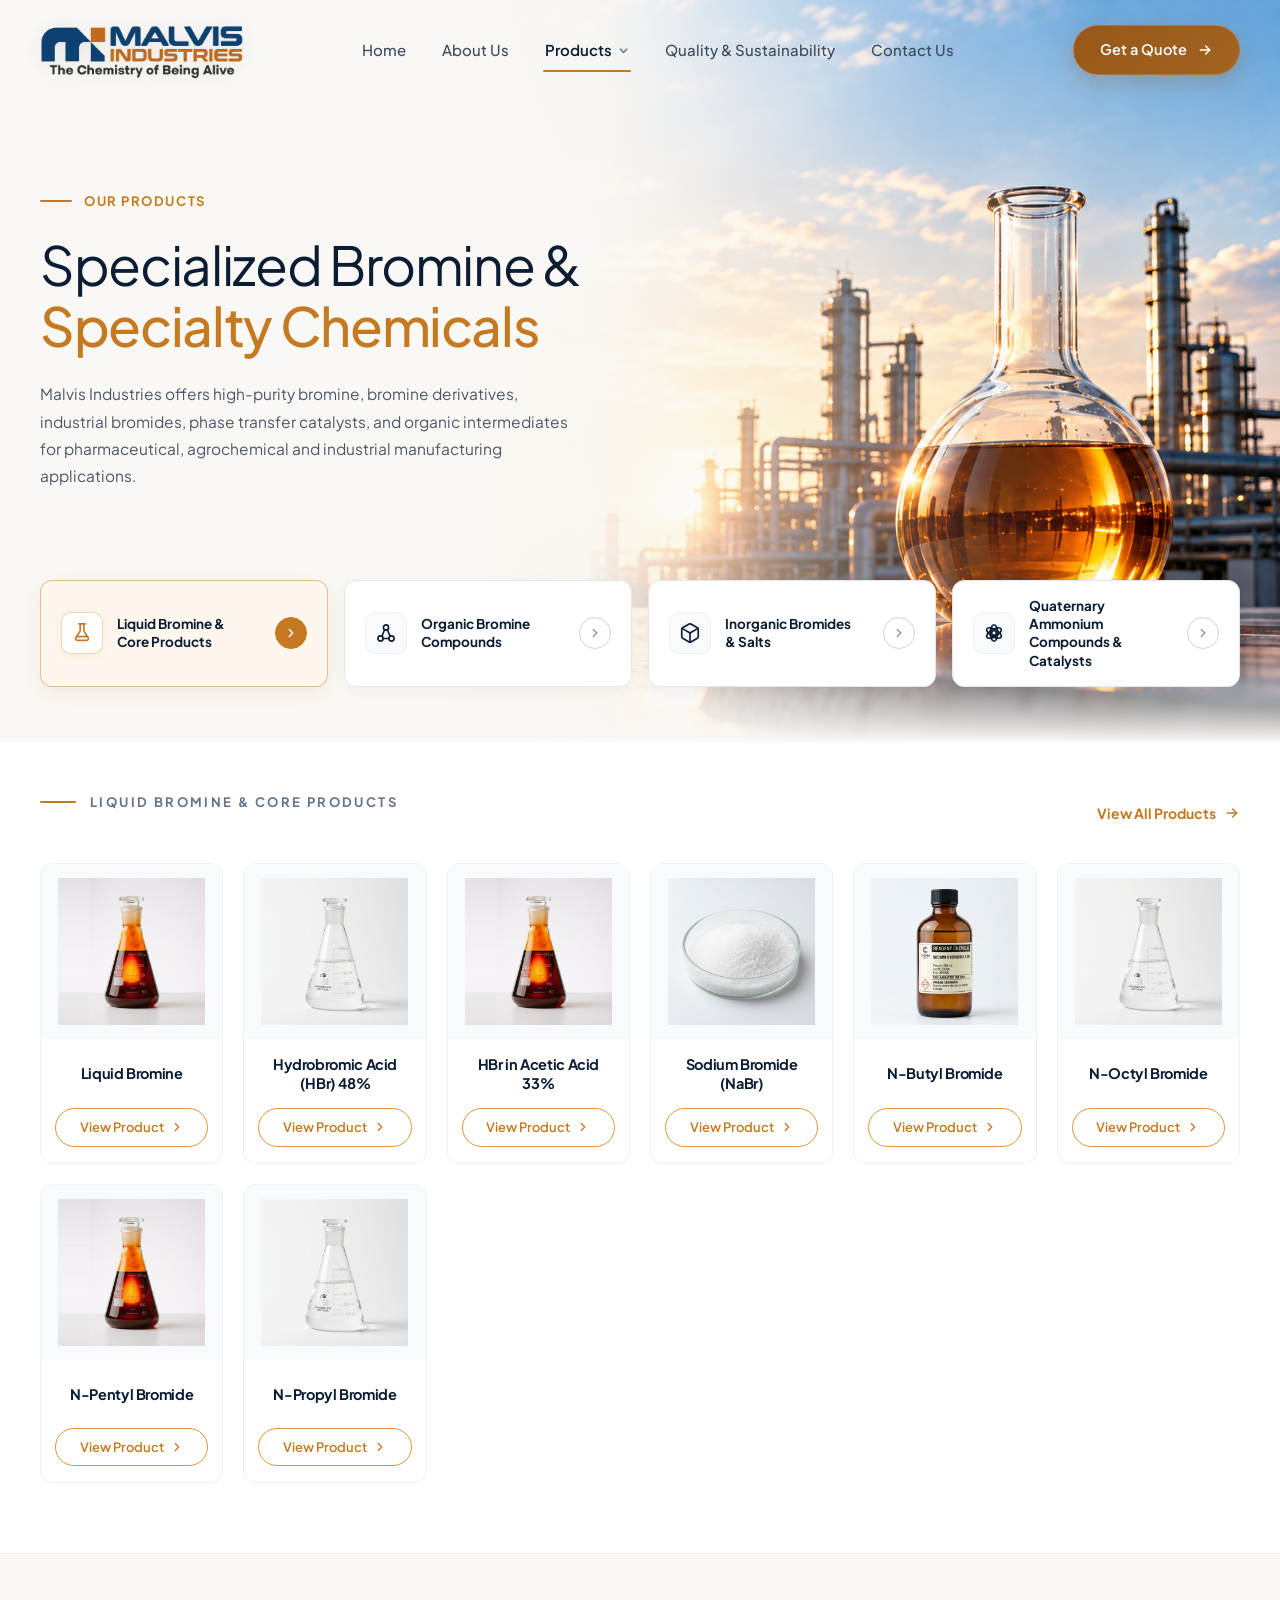
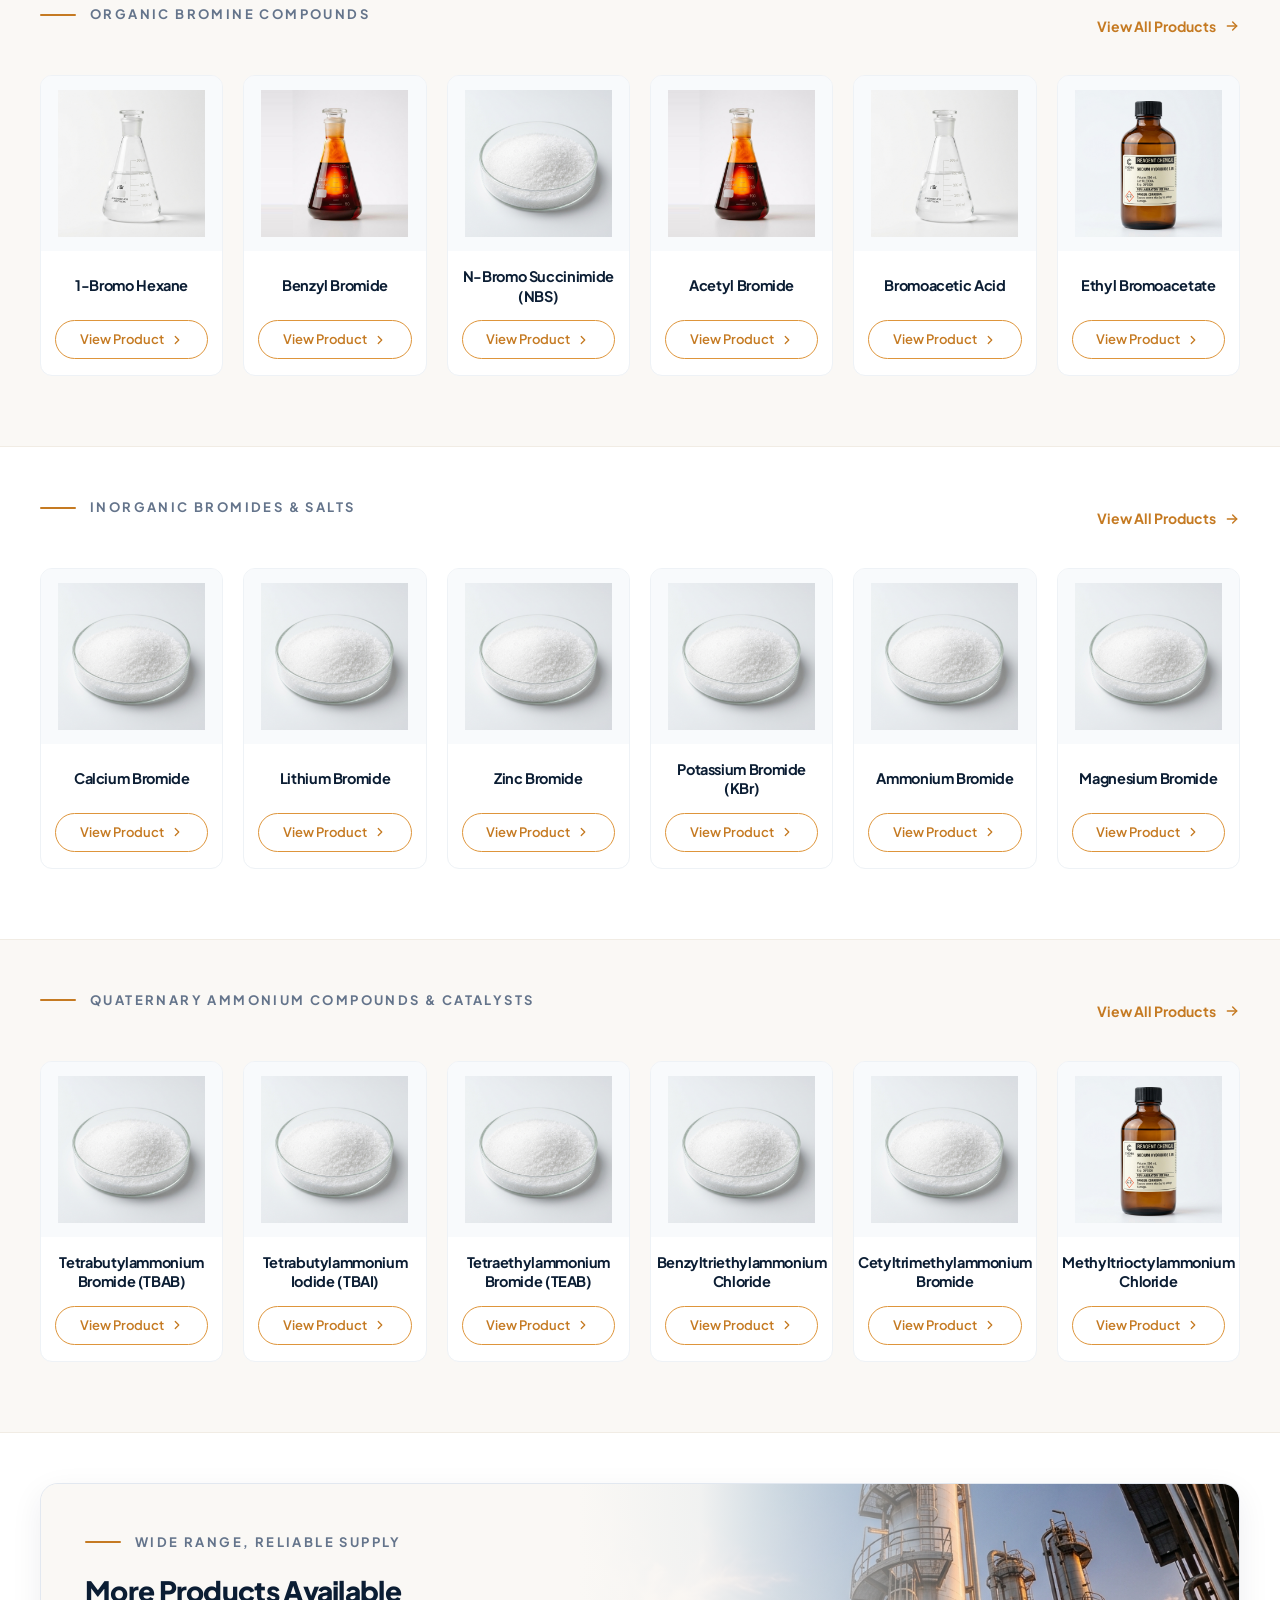
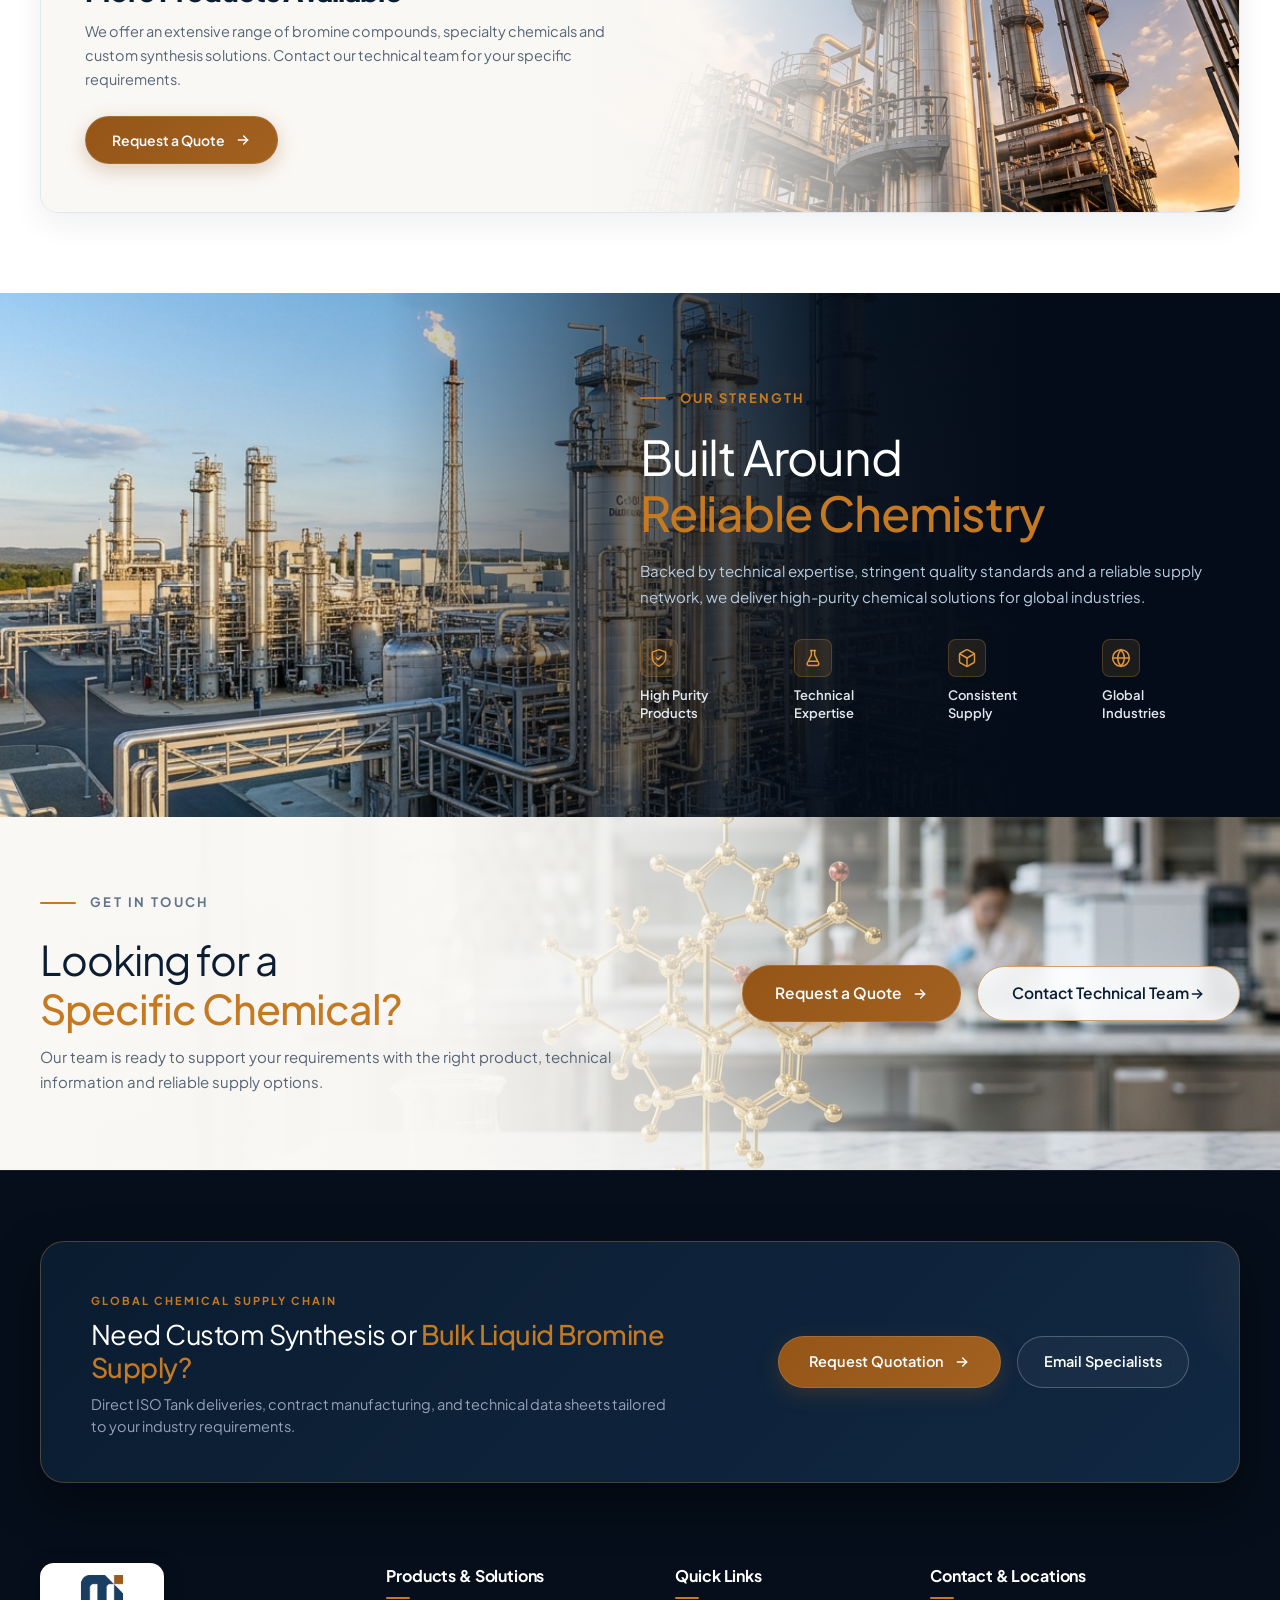
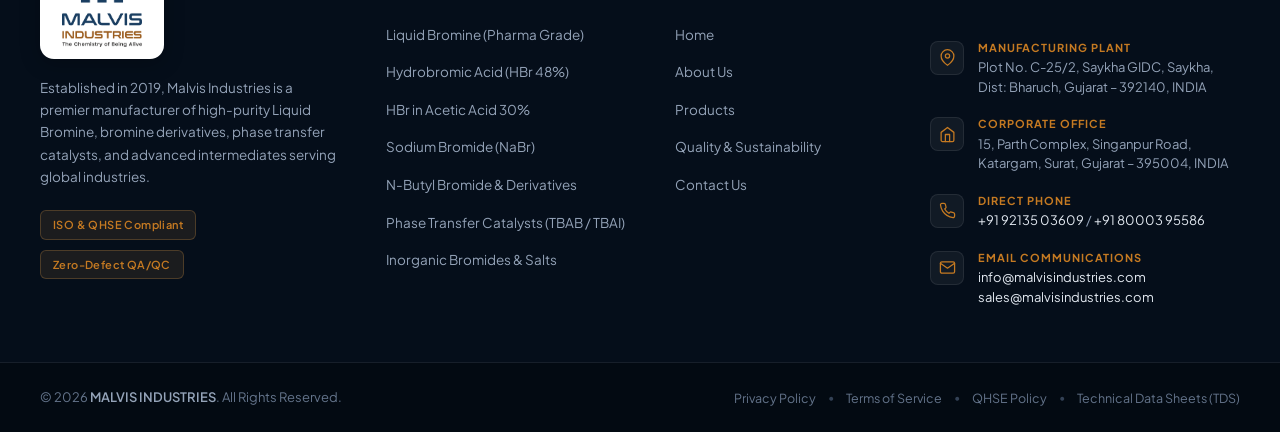
<file: products.html>
<!DOCTYPE html>
<html lang="en">
<head>
  <meta charset="UTF-8">
  <meta name="viewport" content="width=device-width, initial-scale=1.0">
  <title>Specialized Bromine & Specialty Chemicals — MALVIS INDUSTRIES</title>
  <meta name="description" content="Explore Malvis Industries' full catalog of high-purity liquid bromine, hydrobromic acid, organic bromine derivatives, inorganic bromides, and quaternary ammonium catalysts.">
  
  <!-- Google Fonts -->
  <link rel="preconnect" href="https://fonts.googleapis.com">
  <link rel="preconnect" href="https://fonts.gstatic.com" crossorigin>
  <link href="https://fonts.googleapis.com/css2?family=Plus+Jakarta+Sans:ital,wght@0,300;0,400;0,500;0,600;0,700;0,800;1,400;1,500&display=swap" rel="stylesheet">
  <link rel="stylesheet" href="style.css">
  <link rel="icon" type="image/png" href="assets/Malvis Logo_Final.png">
</head>
<body>

  <!-- Navigation Bar -->
  <header class="navbar-header" id="navbar">
    <div class="nav-container">
      
      <!-- Brand Logo -->
      <a href="index.html" class="brand-logo" aria-label="MALVIS INDUSTRIES Homepage">
        <img src="assets/headerlogo2.png" alt="MALVIS INDUSTRIES - The Chemistry of Being Alive" class="brand-logo-img">
      </a>

      <!-- Desktop Navigation Menu -->
      <nav class="nav-menu" id="navMenu">
        <ul class="nav-list">
          <li class="nav-item">
            <a href="index.html" class="nav-link">Home</a>
          </li>
          <li class="nav-item">
            <a href="about.html" class="nav-link">About Us</a>
          </li>
          <li class="nav-item has-dropdown">
            <a href="products.html" class="nav-link active dropdown-toggle" aria-expanded="false" aria-haspopup="true">
              <span>Products</span>
              <svg class="dropdown-chevron" viewBox="0 0 12 12" fill="none" xmlns="http://www.w3.org/2000/svg">
                <path d="M2.5 4.5L6 8L9.5 4.5" stroke="currentColor" stroke-width="1.8" stroke-linecap="round" stroke-linejoin="round"/>
              </svg>
            </a>

            <!-- Mega Dropdown Menu -->
            <div class="nav-dropdown-menu">
              <div class="dropdown-inner">
                <div class="dropdown-header-banner">
                  <div class="dropdown-banner-copy">
                    <span class="dropdown-eyebrow">OUR CHEMICAL PORTFOLIO</span>
                    <h4 class="dropdown-banner-title">High-Purity Bromine & Specialty Solutions</h4>
                  </div>
                  <a href="products.html" class="dropdown-all-link">
                    <span>View Full Catalog</span>
                    <svg viewBox="0 0 16 16" fill="none" class="dropdown-arrow-svg">
                      <path d="M3.33 8h9.34M8.67 4l4 4-4 4" stroke="currentColor" stroke-width="1.6" stroke-linecap="round" stroke-linejoin="round"/>
                    </svg>
                  </a>
                </div>

                <div class="dropdown-categories-grid">
                  
                  <!-- Category 1: Liquid Bromine & Core Products -->
                  <a href="products.html#cat-liquid-bromine" class="dropdown-cat-card">
                    <div class="dropdown-cat-icon">
                      <svg viewBox="0 0 24 24" fill="none" stroke="currentColor" stroke-width="1.8" stroke-linecap="round" stroke-linejoin="round">
                        <path d="M10 2v7.31a2 2 0 0 1-.37 1.17l-4.26 6.39A2 2 0 0 0 7.04 20h9.92a2 2 0 0 0 1.67-3.13l-4.26-6.39A2 2 0 0 1 14 9.31V2M8.5 2h7M7 16h10"/>
                      </svg>
                    </div>
                    <div class="dropdown-cat-content">
                      <h5 class="dropdown-cat-name">Liquid Bromine & Core</h5>
                      <p class="dropdown-cat-desc">Pure Bromine 99.5%, HBr 48%, NaBr & CaBr2</p>
                    </div>
                    <span class="dropdown-item-arrow">→</span>
                  </a>

                  <!-- Category 2: Organic Bromine Derivatives -->
                  <a href="products.html#cat-organic-bromine" class="dropdown-cat-card">
                    <div class="dropdown-cat-icon">
                      <svg viewBox="0 0 24 24" fill="none" stroke="currentColor" stroke-width="1.8" stroke-linecap="round" stroke-linejoin="round">
                        <circle cx="6" cy="18" r="2.8"/>
                        <circle cx="18" cy="18" r="2.8"/>
                        <circle cx="12" cy="6" r="2.8"/>
                        <line x1="8.8" y1="18" x2="15.2" y2="18"/>
                        <line x1="7.6" y1="15.5" x2="10.4" y2="8.5"/>
                        <line x1="16.4" y1="15.5" x2="13.6" y2="8.5"/>
                      </svg>
                    </div>
                    <div class="dropdown-cat-content">
                      <h5 class="dropdown-cat-name">Organic Bromine Derivatives</h5>
                      <p class="dropdown-cat-desc">NBS, BCP, Bromoacetyl Bromide & Intermediates</p>
                    </div>
                    <span class="dropdown-item-arrow">→</span>
                  </a>

                  <!-- Category 3: Inorganic Bromides & Salts -->
                  <a href="products.html#cat-inorganic-bromides" class="dropdown-cat-card">
                    <div class="dropdown-cat-icon">
                      <svg viewBox="0 0 24 24" fill="none" stroke="currentColor" stroke-width="1.8" stroke-linecap="round" stroke-linejoin="round">
                        <path d="M21 16V8a2 2 0 0 0-1-1.73l-7-4a2 2 0 0 0-2 0l-7 4A2 2 0 0 0 3 8v8a2 2 0 0 0 1 1.73l7 4a2 2 0 0 0 2 0l7-4A2 2 0 0 0 21 16z"/>
                        <polyline points="3.27 6.96 12 12.01 20.73 6.96"/>
                        <line x1="12" y1="22.08" x2="12" y2="12"/>
                      </svg>
                    </div>
                    <div class="dropdown-cat-content">
                      <h5 class="dropdown-cat-name">Inorganic Bromides & Salts</h5>
                      <p class="dropdown-cat-desc">KBr, NH4Br, Zinc Bromide & Sodium Bromate</p>
                    </div>
                    <span class="dropdown-item-arrow">→</span>
                  </a>

                  <!-- Category 4: Quaternary Ammonium & Catalysts -->
                  <a href="products.html#cat-quaternary-ammonium" class="dropdown-cat-card">
                    <div class="dropdown-cat-icon">
                      <svg viewBox="0 0 24 24" fill="none" stroke="currentColor" stroke-width="1.8" stroke-linecap="round" stroke-linejoin="round">
                        <circle cx="12" cy="12" r="2.5"/>
                        <ellipse cx="12" cy="12" rx="9" ry="4" transform="rotate(30 12 12)"/>
                        <ellipse cx="12" cy="12" rx="9" ry="4" transform="rotate(-30 12 12)"/>
                        <ellipse cx="12" cy="12" rx="9" ry="4" transform="rotate(90 12 12)"/>
                      </svg>
                    </div>
                    <div class="dropdown-cat-content">
                      <h5 class="dropdown-cat-name">Quaternary Ammonium & Catalysts</h5>
                      <p class="dropdown-cat-desc">TBAB, TEBAC, CTAB & Phase Transfer Catalysts</p>
                    </div>
                    <span class="dropdown-item-arrow">→</span>
                  </a>

                </div>

                <!-- Dropdown Quick Contact Footer Strip -->
                <div class="dropdown-footer-bar">
                  <div class="dropdown-footer-left">
                    <span class="footer-dot-pulse"></span>
                    <span>Need bulk supply or custom formulations?</span>
                  </div>
                  <a href="contact.html#get-in-touch" class="dropdown-footer-action">
                    <span>Contact Sales</span>
                    <svg viewBox="0 0 14 14" fill="none">
                      <path d="M2.5 7h9M8 3.5l3.5 3.5L8 10.5" stroke="currentColor" stroke-width="1.6" stroke-linecap="round" stroke-linejoin="round"/>
                    </svg>
                  </a>
                </div>

              </div>
            </div>
          </li>
          <li class="nav-item">
            <a href="quality.html" class="nav-link">Quality & Sustainability</a>
          </li>
          <li class="nav-item">
            <a href="contact.html" class="nav-link">Contact Us</a>
          </li>
        </ul>
      </nav>

      <!-- Header Action CTA Button -->
      <div class="nav-cta-wrapper">
        <a href="#quote" class="btn-quote" id="openQuoteModalBtn">
          <span>Get a Quote</span>
          <svg class="btn-arrow" viewBox="0 0 20 20" fill="none" xmlns="http://www.w3.org/2000/svg">
            <path d="M4.16663 10H15.8333" stroke="currentColor" stroke-width="1.8" stroke-linecap="round" stroke-linejoin="round"/>
            <path d="M10.8333 5L15.8333 10L10.8333 15" stroke="currentColor" stroke-width="1.8" stroke-linecap="round" stroke-linejoin="round"/>
          </svg>
        </a>

        <!-- Mobile Hamburger Toggle -->
        <button class="mobile-toggle" id="mobileToggle" aria-label="Toggle navigation menu" aria-expanded="false">
          <span class="hamburger-bar"></span>
          <span class="hamburger-bar"></span>
          <span class="hamburger-bar"></span>
        </button>
      </div>

    </div>
  </header>

  <main>
    <!-- Products Hero Section -->
    <section class="products-hero-section" id="products-hero">
      <div class="products-hero-bg-wrap">
        <img src="assets/hero.png" alt="Chemical distillation plant with spherical laboratory flask of amber liquid" class="products-hero-bg-img" />
        <div class="products-hero-bg-overlay"></div>
      </div>
      
      <div class="products-page-container">
        <!-- Hero Copy Row -->
        <div class="products-hero-top-row">
          <div class="products-hero-content">
            <div class="products-hero-eyebrow">
              <span class="eyebrow-line"></span>
              <span class="eyebrow-text">OUR PRODUCTS</span>
            </div>

            <h1 class="products-hero-title">
              <span class="title-dark">Specialized Bromine &</span>
              <span class="title-amber">Specialty Chemicals</span>
            </h1>

            <p class="products-hero-description">
              Malvis Industries offers high-purity bromine, bromine derivatives, industrial bromides, phase transfer catalysts, and organic intermediates for pharmaceutical, agrochemical and industrial manufacturing applications.
            </p>
          </div>
        </div>

        <!-- Floating Category Selector Tabs -->
        <div class="products-category-bar-wrapper">
          <div class="category-tabs-grid" id="categoryTabsGrid">
            
            <!-- Category Tab 1 (Active) -->
            <a href="#cat-liquid-bromine" class="category-tab-card active" data-category="liquid-bromine">
              <div class="tab-icon-box">
                <svg viewBox="0 0 24 24" fill="none" stroke="currentColor" stroke-width="1.8" stroke-linecap="round" stroke-linejoin="round" class="tab-svg">
                  <path d="M10 2v7.31a2 2 0 0 1-.37 1.17l-4.26 6.39A2 2 0 0 0 7.04 20h9.92a2 2 0 0 0 1.67-3.13l-4.26-6.39A2 2 0 0 1 14 9.31V2M8.5 2h7M7 16h10"/>
                </svg>
              </div>
              <div class="tab-text-box">
                <span class="tab-title">Liquid Bromine &<br>Core Products</span>
              </div>
              <div class="tab-arrow-btn">
                <svg viewBox="0 0 20 20" fill="none" xmlns="http://www.w3.org/2000/svg">
                  <path d="M7.5 15L12.5 10L7.5 5" stroke="currentColor" stroke-width="2" stroke-linecap="round" stroke-linejoin="round"/>
                </svg>
              </div>
            </a>

            <!-- Category Tab 2 -->
            <a href="#cat-organic-bromine" class="category-tab-card" data-category="organic-bromine">
              <div class="tab-icon-box">
                <svg viewBox="0 0 24 24" fill="none" stroke="currentColor" stroke-width="1.8" stroke-linecap="round" stroke-linejoin="round" class="tab-svg">
                  <circle cx="6" cy="18" r="2.8"/>
                  <circle cx="18" cy="18" r="2.8"/>
                  <circle cx="12" cy="6" r="2.8"/>
                  <line x1="8.8" y1="18" x2="15.2" y2="18"/>
                  <line x1="7.6" y1="15.5" x2="10.4" y2="8.5"/>
                  <line x1="16.4" y1="15.5" x2="13.6" y2="8.5"/>
                </svg>
              </div>
              <div class="tab-text-box">
                <span class="tab-title">Organic Bromine<br>Compounds</span>
              </div>
              <div class="tab-arrow-btn">
                <svg viewBox="0 0 20 20" fill="none" xmlns="http://www.w3.org/2000/svg">
                  <path d="M7.5 15L12.5 10L7.5 5" stroke="currentColor" stroke-width="2" stroke-linecap="round" stroke-linejoin="round"/>
                </svg>
              </div>
            </a>

            <!-- Category Tab 3 -->
            <a href="#cat-inorganic-bromides" class="category-tab-card" data-category="inorganic-bromides">
              <div class="tab-icon-box">
                <svg viewBox="0 0 24 24" fill="none" stroke="currentColor" stroke-width="1.8" stroke-linecap="round" stroke-linejoin="round" class="tab-svg">
                  <path d="M21 16V8a2 2 0 0 0-1-1.73l-7-4a2 2 0 0 0-2 0l-7 4A2 2 0 0 0 3 8v8a2 2 0 0 0 1 1.73l7 4a2 2 0 0 0 2 0l7-4A2 2 0 0 0 21 16z"/>
                  <polyline points="3.27 6.96 12 12.01 20.73 6.96"/>
                  <line x1="12" y1="22.08" x2="12" y2="12"/>
                </svg>
              </div>
              <div class="tab-text-box">
                <span class="tab-title">Inorganic Bromides<br>& Salts</span>
              </div>
              <div class="tab-arrow-btn">
                <svg viewBox="0 0 20 20" fill="none" xmlns="http://www.w3.org/2000/svg">
                  <path d="M7.5 15L12.5 10L7.5 5" stroke="currentColor" stroke-width="2" stroke-linecap="round" stroke-linejoin="round"/>
                </svg>
              </div>
            </a>

            <!-- Category Tab 4 -->
            <a href="#cat-quaternary-ammonium" class="category-tab-card" data-category="quaternary-ammonium">
              <div class="tab-icon-box">
                <svg viewBox="0 0 24 24" fill="none" stroke="currentColor" stroke-width="1.8" stroke-linecap="round" stroke-linejoin="round" class="tab-svg">
                  <circle cx="12" cy="12" r="2.5"/>
                  <ellipse cx="12" cy="12" rx="9" ry="4" transform="rotate(30 12 12)"/>
                  <ellipse cx="12" cy="12" rx="9" ry="4" transform="rotate(-30 12 12)"/>
                  <ellipse cx="12" cy="12" rx="9" ry="4" transform="rotate(90 12 12)"/>
                </svg>
              </div>
              <div class="tab-text-box">
                <span class="tab-title">Quaternary Ammonium<br>Compounds & Catalysts</span>
              </div>
              <div class="tab-arrow-btn">
                <svg viewBox="0 0 20 20" fill="none" xmlns="http://www.w3.org/2000/svg">
                  <path d="M7.5 15L12.5 10L7.5 5" stroke="currentColor" stroke-width="2" stroke-linecap="round" stroke-linejoin="round"/>
                </svg>
              </div>
            </a>

          </div>
        </div>
      </div>
    </section>

    <!-- Category Section 1: Liquid Bromine & Core Products -->
    <section class="products-category-section" id="cat-liquid-bromine">
      <div class="products-page-container">
        
        <div class="category-section-header">
          <div class="about-eyebrow">
            <span class="eyebrow-line"></span>
            <span class="eyebrow-text">LIQUID BROMINE & CORE PRODUCTS</span>
          </div>
          <a href="#cat-liquid-bromine" class="view-all-link">
            <span>View All Products</span>
            <svg viewBox="0 0 20 20" fill="none" xmlns="http://www.w3.org/2000/svg">
              <path d="M4.16663 10H15.8333" stroke="currentColor" stroke-width="1.8" stroke-linecap="round" stroke-linejoin="round"/>
              <path d="M10.8333 5L15.8333 10L10.8333 15" stroke="currentColor" stroke-width="1.8" stroke-linecap="round" stroke-linejoin="round"/>
            </svg>
          </a>
        </div>

        <div class="products-catalog-grid">
          
          <!-- Product Card 1: Liquid Bromine -->
          <div class="product-item-card">
            <div class="product-img-wrap">
              <img src="assets/prod-liquid-bromine.jpg" alt="Liquid Bromine in laboratory flask" class="product-item-img" />
            </div>
            <div class="product-item-body">
              <h3 class="product-item-name">Liquid Bromine</h3>
              <a href="#quote" class="btn-product-view" data-product="Liquid Bromine">
                <span>View Product</span>
                <svg viewBox="0 0 20 20" fill="none" xmlns="http://www.w3.org/2000/svg">
                  <path d="M7.5 15L12.5 10L7.5 5" stroke="currentColor" stroke-width="1.8" stroke-linecap="round" stroke-linejoin="round"/>
                </svg>
              </a>
            </div>
          </div>

          <!-- Product Card 2: Hydrobromic Acid (HBr) 48% -->
          <div class="product-item-card">
            <div class="product-img-wrap">
              <img src="assets/prod-hbr-acid.jpg" alt="Hydrobromic Acid HBr 48%" class="product-item-img" />
            </div>
            <div class="product-item-body">
              <h3 class="product-item-name">Hydrobromic Acid (HBr) 48%</h3>
              <a href="#quote" class="btn-product-view" data-product="Hydrobromic Acid (HBr) 48%">
                <span>View Product</span>
                <svg viewBox="0 0 20 20" fill="none" xmlns="http://www.w3.org/2000/svg">
                  <path d="M7.5 15L12.5 10L7.5 5" stroke="currentColor" stroke-width="1.8" stroke-linecap="round" stroke-linejoin="round"/>
                </svg>
              </a>
            </div>
          </div>

          <!-- Product Card 3: HBr in Acetic Acid 33% -->
          <div class="product-item-card">
            <div class="product-img-wrap">
              <img src="assets/prod-liquid-bromine.jpg" alt="HBr in Acetic Acid 33%" class="product-item-img" />
            </div>
            <div class="product-item-body">
              <h3 class="product-item-name">HBr in Acetic Acid 33%</h3>
              <a href="#quote" class="btn-product-view" data-product="HBr in Acetic Acid 33%">
                <span>View Product</span>
                <svg viewBox="0 0 20 20" fill="none" xmlns="http://www.w3.org/2000/svg">
                  <path d="M7.5 15L12.5 10L7.5 5" stroke="currentColor" stroke-width="1.8" stroke-linecap="round" stroke-linejoin="round"/>
                </svg>
              </a>
            </div>
          </div>

          <!-- Product Card 4: Sodium Bromide (NaBr) -->
          <div class="product-item-card">
            <div class="product-img-wrap">
              <img src="assets/prod-sodium-bromide.jpg" alt="Sodium Bromide NaBr white crystalline powder" class="product-item-img" />
            </div>
            <div class="product-item-body">
              <h3 class="product-item-name">Sodium Bromide (NaBr)</h3>
              <a href="#quote" class="btn-product-view" data-product="Sodium Bromide (NaBr)">
                <span>View Product</span>
                <svg viewBox="0 0 20 20" fill="none" xmlns="http://www.w3.org/2000/svg">
                  <path d="M7.5 15L12.5 10L7.5 5" stroke="currentColor" stroke-width="1.8" stroke-linecap="round" stroke-linejoin="round"/>
                </svg>
              </a>
            </div>
          </div>

          <!-- Product Card 5: N-Butyl Bromide -->
          <div class="product-item-card">
            <div class="product-img-wrap">
              <img src="assets/prod-butyl-bromide.jpg" alt="N-Butyl Bromide reagent chemical bottle" class="product-item-img" />
            </div>
            <div class="product-item-body">
              <h3 class="product-item-name">N-Butyl Bromide</h3>
              <a href="#quote" class="btn-product-view" data-product="N-Butyl Bromide">
                <span>View Product</span>
                <svg viewBox="0 0 20 20" fill="none" xmlns="http://www.w3.org/2000/svg">
                  <path d="M7.5 15L12.5 10L7.5 5" stroke="currentColor" stroke-width="1.8" stroke-linecap="round" stroke-linejoin="round"/>
                </svg>
              </a>
            </div>
          </div>

          <!-- Product Card 6: N-Octyl Bromide -->
          <div class="product-item-card">
            <div class="product-img-wrap">
              <img src="assets/prod-hbr-acid.jpg" alt="N-Octyl Bromide in flask" class="product-item-img" />
            </div>
            <div class="product-item-body">
              <h3 class="product-item-name">N-Octyl Bromide</h3>
              <a href="#quote" class="btn-product-view" data-product="N-Octyl Bromide">
                <span>View Product</span>
                <svg viewBox="0 0 20 20" fill="none" xmlns="http://www.w3.org/2000/svg">
                  <path d="M7.5 15L12.5 10L7.5 5" stroke="currentColor" stroke-width="1.8" stroke-linecap="round" stroke-linejoin="round"/>
                </svg>
              </a>
            </div>
          </div>

          <!-- Product Card 7: N-Pentyl Bromide -->
          <div class="product-item-card">
            <div class="product-img-wrap">
              <img src="assets/prod-liquid-bromine.jpg" alt="N-Pentyl Bromide in flask" class="product-item-img" />
            </div>
            <div class="product-item-body">
              <h3 class="product-item-name">N-Pentyl Bromide</h3>
              <a href="#quote" class="btn-product-view" data-product="N-Pentyl Bromide">
                <span>View Product</span>
                <svg viewBox="0 0 20 20" fill="none" xmlns="http://www.w3.org/2000/svg">
                  <path d="M7.5 15L12.5 10L7.5 5" stroke="currentColor" stroke-width="1.8" stroke-linecap="round" stroke-linejoin="round"/>
                </svg>
              </a>
            </div>
          </div>

          <!-- Product Card 8: N-Propyl Bromide -->
          <div class="product-item-card">
            <div class="product-img-wrap">
              <img src="assets/prod-hbr-acid.jpg" alt="N-Propyl Bromide in flask" class="product-item-img" />
            </div>
            <div class="product-item-body">
              <h3 class="product-item-name">N-Propyl Bromide</h3>
              <a href="#quote" class="btn-product-view" data-product="N-Propyl Bromide">
                <span>View Product</span>
                <svg viewBox="0 0 20 20" fill="none" xmlns="http://www.w3.org/2000/svg">
                  <path d="M7.5 15L12.5 10L7.5 5" stroke="currentColor" stroke-width="1.8" stroke-linecap="round" stroke-linejoin="round"/>
                </svg>
              </a>
            </div>
          </div>

        </div>
      </div>
    </section>

    <!-- Category Section 2: Organic Bromine Compounds -->
    <section class="products-category-section section-alt-bg" id="cat-organic-bromine">
      <div class="products-page-container">
        
        <div class="category-section-header">
          <div class="about-eyebrow">
            <span class="eyebrow-line"></span>
            <span class="eyebrow-text">ORGANIC BROMINE COMPOUNDS</span>
          </div>
          <a href="#cat-organic-bromine" class="view-all-link">
            <span>View All Products</span>
            <svg viewBox="0 0 20 20" fill="none" xmlns="http://www.w3.org/2000/svg">
              <path d="M4.16663 10H15.8333" stroke="currentColor" stroke-width="1.8" stroke-linecap="round" stroke-linejoin="round"/>
              <path d="M10.8333 5L15.8333 10L10.8333 15" stroke="currentColor" stroke-width="1.8" stroke-linecap="round" stroke-linejoin="round"/>
            </svg>
          </a>
        </div>

        <div class="products-catalog-grid">
          
          <!-- Card 1 -->
          <div class="product-item-card">
            <div class="product-img-wrap">
              <img src="assets/prod-hbr-acid.jpg" alt="1-Bromo Hexane in flask" class="product-item-img" />
            </div>
            <div class="product-item-body">
              <h3 class="product-item-name">1-Bromo Hexane</h3>
              <a href="#quote" class="btn-product-view" data-product="1-Bromo Hexane">
                <span>View Product</span>
                <svg viewBox="0 0 20 20" fill="none" xmlns="http://www.w3.org/2000/svg">
                  <path d="M7.5 15L12.5 10L7.5 5" stroke="currentColor" stroke-width="1.8" stroke-linecap="round" stroke-linejoin="round"/>
                </svg>
              </a>
            </div>
          </div>

          <!-- Card 2 -->
          <div class="product-item-card">
            <div class="product-img-wrap">
              <img src="assets/prod-liquid-bromine.jpg" alt="Benzyl Bromide in flask" class="product-item-img" />
            </div>
            <div class="product-item-body">
              <h3 class="product-item-name">Benzyl Bromide</h3>
              <a href="#quote" class="btn-product-view" data-product="Benzyl Bromide">
                <span>View Product</span>
                <svg viewBox="0 0 20 20" fill="none" xmlns="http://www.w3.org/2000/svg">
                  <path d="M7.5 15L12.5 10L7.5 5" stroke="currentColor" stroke-width="1.8" stroke-linecap="round" stroke-linejoin="round"/>
                </svg>
              </a>
            </div>
          </div>

          <!-- Card 3 -->
          <div class="product-item-card">
            <div class="product-img-wrap">
              <img src="assets/prod-sodium-bromide.jpg" alt="N-Bromo Succinimide NBS white powder" class="product-item-img" />
            </div>
            <div class="product-item-body">
              <h3 class="product-item-name">N-Bromo Succinimide (NBS)</h3>
              <a href="#quote" class="btn-product-view" data-product="N-Bromo Succinimide (NBS)">
                <span>View Product</span>
                <svg viewBox="0 0 20 20" fill="none" xmlns="http://www.w3.org/2000/svg">
                  <path d="M7.5 15L12.5 10L7.5 5" stroke="currentColor" stroke-width="1.8" stroke-linecap="round" stroke-linejoin="round"/>
                </svg>
              </a>
            </div>
          </div>

          <!-- Card 4 -->
          <div class="product-item-card">
            <div class="product-img-wrap">
              <img src="assets/prod-liquid-bromine.jpg" alt="Acetyl Bromide reagent" class="product-item-img" />
            </div>
            <div class="product-item-body">
              <h3 class="product-item-name">Acetyl Bromide</h3>
              <a href="#quote" class="btn-product-view" data-product="Acetyl Bromide">
                <span>View Product</span>
                <svg viewBox="0 0 20 20" fill="none" xmlns="http://www.w3.org/2000/svg">
                  <path d="M7.5 15L12.5 10L7.5 5" stroke="currentColor" stroke-width="1.8" stroke-linecap="round" stroke-linejoin="round"/>
                </svg>
              </a>
            </div>
          </div>

          <!-- Card 5 -->
          <div class="product-item-card">
            <div class="product-img-wrap">
              <img src="assets/prod-hbr-acid.jpg" alt="Bromoacetic Acid in flask" class="product-item-img" />
            </div>
            <div class="product-item-body">
              <h3 class="product-item-name">Bromoacetic Acid</h3>
              <a href="#quote" class="btn-product-view" data-product="Bromoacetic Acid">
                <span>View Product</span>
                <svg viewBox="0 0 20 20" fill="none" xmlns="http://www.w3.org/2000/svg">
                  <path d="M7.5 15L12.5 10L7.5 5" stroke="currentColor" stroke-width="1.8" stroke-linecap="round" stroke-linejoin="round"/>
                </svg>
              </a>
            </div>
          </div>

          <!-- Card 6 -->
          <div class="product-item-card">
            <div class="product-img-wrap">
              <img src="assets/prod-butyl-bromide.jpg" alt="Ethyl Bromoacetate chemical bottle" class="product-item-img" />
            </div>
            <div class="product-item-body">
              <h3 class="product-item-name">Ethyl Bromoacetate</h3>
              <a href="#quote" class="btn-product-view" data-product="Ethyl Bromoacetate">
                <span>View Product</span>
                <svg viewBox="0 0 20 20" fill="none" xmlns="http://www.w3.org/2000/svg">
                  <path d="M7.5 15L12.5 10L7.5 5" stroke="currentColor" stroke-width="1.8" stroke-linecap="round" stroke-linejoin="round"/>
                </svg>
              </a>
            </div>
          </div>

        </div>
      </div>
    </section>

    <!-- Category Section 3: Inorganic Bromides & Salts -->
    <section class="products-category-section" id="cat-inorganic-bromides">
      <div class="products-page-container">
        
        <div class="category-section-header">
          <div class="about-eyebrow">
            <span class="eyebrow-line"></span>
            <span class="eyebrow-text">INORGANIC BROMIDES & SALTS</span>
          </div>
          <a href="#cat-inorganic-bromides" class="view-all-link">
            <span>View All Products</span>
            <svg viewBox="0 0 20 20" fill="none" xmlns="http://www.w3.org/2000/svg">
              <path d="M4.16663 10H15.8333" stroke="currentColor" stroke-width="1.8" stroke-linecap="round" stroke-linejoin="round"/>
              <path d="M10.8333 5L15.8333 10L10.8333 15" stroke="currentColor" stroke-width="1.8" stroke-linecap="round" stroke-linejoin="round"/>
            </svg>
          </a>
        </div>

        <div class="products-catalog-grid">
          
          <!-- Card 1 -->
          <div class="product-item-card">
            <div class="product-img-wrap">
              <img src="assets/prod-sodium-bromide.jpg" alt="Calcium Bromide powder in dish" class="product-item-img" />
            </div>
            <div class="product-item-body">
              <h3 class="product-item-name">Calcium Bromide</h3>
              <a href="#quote" class="btn-product-view" data-product="Calcium Bromide">
                <span>View Product</span>
                <svg viewBox="0 0 20 20" fill="none" xmlns="http://www.w3.org/2000/svg">
                  <path d="M7.5 15L12.5 10L7.5 5" stroke="currentColor" stroke-width="1.8" stroke-linecap="round" stroke-linejoin="round"/>
                </svg>
              </a>
            </div>
          </div>

          <!-- Card 2 -->
          <div class="product-item-card">
            <div class="product-img-wrap">
              <img src="assets/prod-sodium-bromide.jpg" alt="Lithium Bromide powder in dish" class="product-item-img" />
            </div>
            <div class="product-item-body">
              <h3 class="product-item-name">Lithium Bromide</h3>
              <a href="#quote" class="btn-product-view" data-product="Lithium Bromide">
                <span>View Product</span>
                <svg viewBox="0 0 20 20" fill="none" xmlns="http://www.w3.org/2000/svg">
                  <path d="M7.5 15L12.5 10L7.5 5" stroke="currentColor" stroke-width="1.8" stroke-linecap="round" stroke-linejoin="round"/>
                </svg>
              </a>
            </div>
          </div>

          <!-- Card 3 -->
          <div class="product-item-card">
            <div class="product-img-wrap">
              <img src="assets/prod-sodium-bromide.jpg" alt="Zinc Bromide powder in dish" class="product-item-img" />
            </div>
            <div class="product-item-body">
              <h3 class="product-item-name">Zinc Bromide</h3>
              <a href="#quote" class="btn-product-view" data-product="Zinc Bromide">
                <span>View Product</span>
                <svg viewBox="0 0 20 20" fill="none" xmlns="http://www.w3.org/2000/svg">
                  <path d="M7.5 15L12.5 10L7.5 5" stroke="currentColor" stroke-width="1.8" stroke-linecap="round" stroke-linejoin="round"/>
                </svg>
              </a>
            </div>
          </div>

          <!-- Card 4 -->
          <div class="product-item-card">
            <div class="product-img-wrap">
              <img src="assets/prod-sodium-bromide.jpg" alt="Potassium Bromide KBr powder" class="product-item-img" />
            </div>
            <div class="product-item-body">
              <h3 class="product-item-name">Potassium Bromide (KBr)</h3>
              <a href="#quote" class="btn-product-view" data-product="Potassium Bromide (KBr)">
                <span>View Product</span>
                <svg viewBox="0 0 20 20" fill="none" xmlns="http://www.w3.org/2000/svg">
                  <path d="M7.5 15L12.5 10L7.5 5" stroke="currentColor" stroke-width="1.8" stroke-linecap="round" stroke-linejoin="round"/>
                </svg>
              </a>
            </div>
          </div>

          <!-- Card 5 -->
          <div class="product-item-card">
            <div class="product-img-wrap">
              <img src="assets/prod-sodium-bromide.jpg" alt="Ammonium Bromide powder" class="product-item-img" />
            </div>
            <div class="product-item-body">
              <h3 class="product-item-name">Ammonium Bromide</h3>
              <a href="#quote" class="btn-product-view" data-product="Ammonium Bromide">
                <span>View Product</span>
                <svg viewBox="0 0 20 20" fill="none" xmlns="http://www.w3.org/2000/svg">
                  <path d="M7.5 15L12.5 10L7.5 5" stroke="currentColor" stroke-width="1.8" stroke-linecap="round" stroke-linejoin="round"/>
                </svg>
              </a>
            </div>
          </div>

          <!-- Card 6 -->
          <div class="product-item-card">
            <div class="product-img-wrap">
              <img src="assets/prod-sodium-bromide.jpg" alt="Magnesium Bromide powder" class="product-item-img" />
            </div>
            <div class="product-item-body">
              <h3 class="product-item-name">Magnesium Bromide</h3>
              <a href="#quote" class="btn-product-view" data-product="Magnesium Bromide">
                <span>View Product</span>
                <svg viewBox="0 0 20 20" fill="none" xmlns="http://www.w3.org/2000/svg">
                  <path d="M7.5 15L12.5 10L7.5 5" stroke="currentColor" stroke-width="1.8" stroke-linecap="round" stroke-linejoin="round"/>
                </svg>
              </a>
            </div>
          </div>

        </div>
      </div>
    </section>

    <!-- Category Section 4: Quaternary Ammonium Compounds & Catalysts -->
    <section class="products-category-section section-alt-bg" id="cat-quaternary-ammonium">
      <div class="products-page-container">
        
        <div class="category-section-header">
          <div class="about-eyebrow">
            <span class="eyebrow-line"></span>
            <span class="eyebrow-text">QUATERNARY AMMONIUM COMPOUNDS & CATALYSTS</span>
          </div>
          <a href="#cat-quaternary-ammonium" class="view-all-link">
            <span>View All Products</span>
            <svg viewBox="0 0 20 20" fill="none" xmlns="http://www.w3.org/2000/svg">
              <path d="M4.16663 10H15.8333" stroke="currentColor" stroke-width="1.8" stroke-linecap="round" stroke-linejoin="round"/>
              <path d="M10.8333 5L15.8333 10L10.8333 15" stroke="currentColor" stroke-width="1.8" stroke-linecap="round" stroke-linejoin="round"/>
            </svg>
          </a>
        </div>

        <div class="products-catalog-grid">
          
          <!-- Card 1 -->
          <div class="product-item-card">
            <div class="product-img-wrap">
              <img src="assets/prod-sodium-bromide.jpg" alt="Tetrabutylammonium Bromide TBAB powder" class="product-item-img" />
            </div>
            <div class="product-item-body">
              <h3 class="product-item-name">Tetrabutylammonium Bromide (TBAB)</h3>
              <a href="#quote" class="btn-product-view" data-product="Tetrabutylammonium Bromide (TBAB)">
                <span>View Product</span>
                <svg viewBox="0 0 20 20" fill="none" xmlns="http://www.w3.org/2000/svg">
                  <path d="M7.5 15L12.5 10L7.5 5" stroke="currentColor" stroke-width="1.8" stroke-linecap="round" stroke-linejoin="round"/>
                </svg>
              </a>
            </div>
          </div>

          <!-- Card 2 -->
          <div class="product-item-card">
            <div class="product-img-wrap">
              <img src="assets/prod-sodium-bromide.jpg" alt="Tetrabutylammonium Iodide TBAI powder" class="product-item-img" />
            </div>
            <div class="product-item-body">
              <h3 class="product-item-name">Tetrabutylammonium Iodide (TBAI)</h3>
              <a href="#quote" class="btn-product-view" data-product="Tetrabutylammonium Iodide (TBAI)">
                <span>View Product</span>
                <svg viewBox="0 0 20 20" fill="none" xmlns="http://www.w3.org/2000/svg">
                  <path d="M7.5 15L12.5 10L7.5 5" stroke="currentColor" stroke-width="1.8" stroke-linecap="round" stroke-linejoin="round"/>
                </svg>
              </a>
            </div>
          </div>

          <!-- Card 3 -->
          <div class="product-item-card">
            <div class="product-img-wrap">
              <img src="assets/prod-sodium-bromide.jpg" alt="Tetraethylammonium Bromide TEAB powder" class="product-item-img" />
            </div>
            <div class="product-item-body">
              <h3 class="product-item-name">Tetraethylammonium Bromide (TEAB)</h3>
              <a href="#quote" class="btn-product-view" data-product="Tetraethylammonium Bromide (TEAB)">
                <span>View Product</span>
                <svg viewBox="0 0 20 20" fill="none" xmlns="http://www.w3.org/2000/svg">
                  <path d="M7.5 15L12.5 10L7.5 5" stroke="currentColor" stroke-width="1.8" stroke-linecap="round" stroke-linejoin="round"/>
                </svg>
              </a>
            </div>
          </div>

          <!-- Card 4 -->
          <div class="product-item-card">
            <div class="product-img-wrap">
              <img src="assets/prod-sodium-bromide.jpg" alt="Benzyltriethylammonium Chloride TEBAC powder" class="product-item-img" />
            </div>
            <div class="product-item-body">
              <h3 class="product-item-name">Benzyltriethylammonium Chloride</h3>
              <a href="#quote" class="btn-product-view" data-product="Benzyltriethylammonium Chloride (TEBAC)">
                <span>View Product</span>
                <svg viewBox="0 0 20 20" fill="none" xmlns="http://www.w3.org/2000/svg">
                  <path d="M7.5 15L12.5 10L7.5 5" stroke="currentColor" stroke-width="1.8" stroke-linecap="round" stroke-linejoin="round"/>
                </svg>
              </a>
            </div>
          </div>

          <!-- Card 5 -->
          <div class="product-item-card">
            <div class="product-img-wrap">
              <img src="assets/prod-sodium-bromide.jpg" alt="Cetyltrimethylammonium Bromide CTAB powder" class="product-item-img" />
            </div>
            <div class="product-item-body">
              <h3 class="product-item-name">Cetyltrimethylammonium Bromide</h3>
              <a href="#quote" class="btn-product-view" data-product="Cetyltrimethylammonium Bromide (CTAB)">
                <span>View Product</span>
                <svg viewBox="0 0 20 20" fill="none" xmlns="http://www.w3.org/2000/svg">
                  <path d="M7.5 15L12.5 10L7.5 5" stroke="currentColor" stroke-width="1.8" stroke-linecap="round" stroke-linejoin="round"/>
                </svg>
              </a>
            </div>
          </div>

          <!-- Card 6 -->
          <div class="product-item-card">
            <div class="product-img-wrap">
              <img src="assets/prod-butyl-bromide.jpg" alt="Methyltrioctylammonium Chloride bottle" class="product-item-img" />
            </div>
            <div class="product-item-body">
              <h3 class="product-item-name">Methyltrioctylammonium Chloride</h3>
              <a href="#quote" class="btn-product-view" data-product="Methyltrioctylammonium Chloride">
                <span>View Product</span>
                <svg viewBox="0 0 20 20" fill="none" xmlns="http://www.w3.org/2000/svg">
                  <path d="M7.5 15L12.5 10L7.5 5" stroke="currentColor" stroke-width="1.8" stroke-linecap="round" stroke-linejoin="round"/>
                </svg>
              </a>
            </div>
          </div>

        </div>
      </div>
    </section>

    <!-- More Products Available Wide Banner Section -->
    <section class="products-more-banner-section">
      <div class="products-page-container">
        <div class="more-products-banner-card full-width-banner">
          <div class="banner-card-bg-wrap">
            <img src="assets/pillar-facility.jpg" alt="Industrial distillation columns facility" class="banner-card-bg-img" />
            <div class="banner-card-bg-overlay"></div>
          </div>
          <div class="banner-card-content">
            <div class="about-eyebrow">
              <span class="eyebrow-line"></span>
              <span class="eyebrow-text">WIDE RANGE, RELIABLE SUPPLY</span>
            </div>
            
            <h3 class="more-banner-title">
              More Products Available
            </h3>

            <p class="more-banner-desc">
              We offer an extensive range of bromine compounds, specialty chemicals and custom synthesis solutions. Contact our technical team for your specific requirements.
            </p>

            <a href="#quote" class="btn-primary btn-more-quote" id="moreProductsQuoteBtn">
              <span>Request a Quote</span>
              <svg class="btn-arrow" viewBox="0 0 20 20" fill="none" xmlns="http://www.w3.org/2000/svg">
                <path d="M4.16663 10H15.8333" stroke="currentColor" stroke-width="1.8" stroke-linecap="round" stroke-linejoin="round"/>
                <path d="M10.8333 5L15.8333 10L10.8333 15" stroke="currentColor" stroke-width="1.8" stroke-linecap="round" stroke-linejoin="round"/>
              </svg>
            </a>
          </div>
        </div>
      </div>
    </section>

    <!-- Strength Section: Built Around Reliable Chemistry -->
    <section class="products-strength-section" id="products-strength">
      <div class="strength-bg-wrap">
        <img src="assets/about-refinery.jpg" alt="Chemical distillation columns against sky" class="strength-bg-img" />
        <div class="strength-bg-overlay"></div>
      </div>
      <div class="products-page-container">
        <div class="strength-content-grid">
          <div class="strength-empty-col" aria-hidden="true"></div>
          <div class="strength-content">
            <div class="vision-eyebrow">
              <span class="eyebrow-line-gold"></span>
              <span class="eyebrow-text-gold">OUR STRENGTH</span>
            </div>

            <h2 class="strength-title">
              <span class="title-white">Built Around</span>
              <span class="title-amber">Reliable Chemistry</span>
            </h2>

            <p class="strength-description">
              Backed by technical expertise, stringent quality standards and a reliable supply network, we deliver high-purity chemical solutions for global industries.
            </p>

            <!-- 4 Badges Horizontal Row -->
            <div class="strength-badges-row">
              <div class="strength-badge-item">
                <div class="strength-badge-icon">
                  <svg viewBox="0 0 24 24" fill="none" xmlns="http://www.w3.org/2000/svg">
                    <path d="M12 22s8-4 8-10V5l-8-3-8 3v7c0 6 8 10 8 10z" stroke="#DE953B" stroke-width="1.8" stroke-linecap="round" stroke-linejoin="round"/>
                    <path d="M9 12l2 2 4-4" stroke="#DE953B" stroke-width="1.8" stroke-linecap="round"/>
                  </svg>
                </div>
                <span class="strength-badge-label">High Purity<br>Products</span>
              </div>

              <div class="strength-badge-item">
                <div class="strength-badge-icon">
                  <svg viewBox="0 0 24 24" fill="none" xmlns="http://www.w3.org/2000/svg">
                    <path d="M9 3H15M10 3V8.5L5.2 18C4.5 19.3 5.4 21 7 21H17C18.6 21 19.5 19.3 18.8 18L14 8.5V3" stroke="#DE953B" stroke-width="1.8" stroke-linecap="round" stroke-linejoin="round"/>
                    <path d="M7 16H17" stroke="#DE953B" stroke-width="1.8" stroke-linecap="round"/>
                  </svg>
                </div>
                <span class="strength-badge-label">Technical<br>Expertise</span>
              </div>

              <div class="strength-badge-item">
                <div class="strength-badge-icon">
                  <svg viewBox="0 0 24 24" fill="none" xmlns="http://www.w3.org/2000/svg">
                    <path d="M21 16V8a2 2 0 0 0-1-1.73l-7-4a2 2 0 0 0-2 0l-7 4A2 2 0 0 0 3 8v8a2 2 0 0 0 1 1.73l7 4a2 2 0 0 0 2 0l7-4A2 2 0 0 0 21 16z" stroke="#DE953B" stroke-width="1.8" stroke-linecap="round" stroke-linejoin="round"/>
                    <polyline points="3.27 6.96 12 12.01 20.73 6.96" stroke="#DE953B" stroke-width="1.8" stroke-linecap="round" stroke-linejoin="round"/>
                    <line x1="12" y1="22.08" x2="12" y2="12" stroke="#DE953B" stroke-width="1.8" stroke-linecap="round" stroke-linejoin="round"/>
                  </svg>
                </div>
                <span class="strength-badge-label">Consistent<br>Supply</span>
              </div>

              <div class="strength-badge-item">
                <div class="strength-badge-icon">
                  <svg viewBox="0 0 24 24" fill="none" xmlns="http://www.w3.org/2000/svg">
                    <circle cx="12" cy="12" r="10" stroke="#DE953B" stroke-width="1.8"/>
                    <path d="M2 12h20M12 2a15.3 15.3 0 0 1 4 10 15.3 15.3 0 0 1-4 10 15.3 15.3 0 0 1-4-10 15.3 15.3 0 0 1 4-10z" stroke="#DE953B" stroke-width="1.8"/>
                  </svg>
                </div>
                <span class="strength-badge-label">Global<br>Industries</span>
              </div>
            </div>

          </div>
        </div>
      </div>
    </section>

    <!-- Bottom Get in Touch CTA Section -->
    <section class="products-cta-section" id="products-cta">
      <div class="products-cta-bg-wrap">
        <img src="assets/cta-molecules.jpg" alt="Golden chemical molecular model on laboratory marble bench" class="products-cta-bg-img" />
        <div class="products-cta-bg-overlay"></div>
      </div>
      <div class="products-page-container">
        <div class="products-cta-flex">
          
          <div class="products-cta-left">
            <div class="about-eyebrow">
              <span class="eyebrow-line"></span>
              <span class="eyebrow-text">GET IN TOUCH</span>
            </div>
            <h2 class="products-cta-title">
              <span class="title-dark">Looking for a</span>
              <span class="title-amber">Specific Chemical?</span>
            </h2>
            <p class="products-cta-desc">
              Our team is ready to support your requirements with the right product, technical information and reliable supply options.
            </p>
          </div>

          <div class="products-cta-right">
            <a href="#quote" class="btn-primary" id="bottomCtaQuoteBtn">
              <span>Request a Quote</span>
              <svg class="btn-arrow" viewBox="0 0 20 20" fill="none" xmlns="http://www.w3.org/2000/svg">
                <path d="M4.16663 10H15.8333" stroke="currentColor" stroke-width="1.8" stroke-linecap="round" stroke-linejoin="round"/>
                <path d="M10.8333 5L15.8333 10L10.8333 15" stroke="currentColor" stroke-width="1.8" stroke-linecap="round" stroke-linejoin="round"/>
              </svg>
            </a>

            <a href="contact.html" class="btn-secondary" id="bottomCtaTechTeamBtn">
              <span>Contact Technical Team</span>
              <svg class="btn-arrow" viewBox="0 0 20 20" fill="none" xmlns="http://www.w3.org/2000/svg">
                <path d="M4.16663 10H15.8333" stroke="currentColor" stroke-width="1.8" stroke-linecap="round" stroke-linejoin="round"/>
                <path d="M10.8333 5L15.8333 10L10.8333 15" stroke="currentColor" stroke-width="1.8" stroke-linecap="round" stroke-linejoin="round"/>
              </svg>
            </a>
          </div>

        </div>
      </div>
    </section>

  </main>

  <!-- Main Footer Section -->
  <footer class="site-footer" id="contact">
    <div class="footer-top-cta">
      <div class="footer-container">
        <div class="footer-cta-card">
          <div class="footer-cta-content">
            <span class="footer-cta-badge">Global Chemical Supply Chain</span>
            <h3 class="footer-cta-title"><span class="title-white">Need Custom Synthesis or</span> <span class="title-amber">Bulk Liquid Bromine Supply?</span></h3>
            <p class="footer-cta-desc">Direct ISO Tank deliveries, contract manufacturing, and technical data sheets tailored to your industry requirements.</p>
          </div>
          <div class="footer-cta-actions">
            <a href="#quote" class="btn-primary btn-footer-cta" id="footerGetQuoteBtn">
              <span>Request Quotation</span>
              <svg class="btn-arrow" viewBox="0 0 20 20" fill="none" xmlns="http://www.w3.org/2000/svg">
                <path d="M4.16663 10H15.8333" stroke="currentColor" stroke-width="1.8" stroke-linecap="round" stroke-linejoin="round"/>
                <path d="M10.8333 5L15.8333 10L10.8333 15" stroke="currentColor" stroke-width="1.8" stroke-linecap="round" stroke-linejoin="round"/>
              </svg>
            </a>
            <a href="mailto:info@malvisindustries.com" class="btn-outline-light">
              <span>Email Specialists</span>
            </a>
          </div>
        </div>
      </div>
    </div>

    <div class="footer-main">
      <div class="footer-container">
        <div class="footer-grid">
          
          <!-- Column 1: Brand & Overview -->
          <div class="footer-col footer-col-brand">
            <a href="index.html" class="footer-logo" aria-label="MALVIS INDUSTRIES Homepage">
              <img src="assets/Malvis Logo_Final.png" alt="MALVIS INDUSTRIES - The Chemistry of Being Alive" class="footer-logo-img">
            </a>

            <p class="footer-about-text">
              Established in 2019, Malvis Industries is a premier manufacturer of high-purity Liquid Bromine, bromine derivatives, phase transfer catalysts, and advanced intermediates serving global industries.
            </p>

            <div class="footer-badges">
              <span class="f-badge">ISO & QHSE Compliant</span>
              <span class="f-badge">Zero-Defect QA/QC</span>
            </div>
          </div>

          <!-- Column 2: Chemical Products -->
          <div class="footer-col">
            <h4 class="footer-heading">Products & Solutions</h4>
            <ul class="footer-links">
              <li><a href="products.html#cat-liquid-bromine">Liquid Bromine (Pharma Grade)</a></li>
              <li><a href="products.html#cat-liquid-bromine">Hydrobromic Acid (HBr 48%)</a></li>
              <li><a href="products.html#cat-liquid-bromine">HBr in Acetic Acid 30%</a></li>
              <li><a href="products.html#cat-liquid-bromine">Sodium Bromide (NaBr)</a></li>
              <li><a href="products.html#cat-organic-bromine">N-Butyl Bromide & Derivatives</a></li>
              <li><a href="products.html#cat-quaternary-ammonium">Phase Transfer Catalysts (TBAB / TBAI)</a></li>
              <li><a href="products.html#cat-inorganic-bromides">Inorganic Bromides & Salts</a></li>
            </ul>
          </div>

          <!-- Column 3: Quick Navigation -->
          <div class="footer-col">
            <h4 class="footer-heading">Quick Links</h4>
            <ul class="footer-links">
              <li><a href="index.html">Home</a></li>
              <li><a href="about.html">About Us</a></li>
              <li><a href="products.html">Products</a></li>
              <li><a href="quality.html">Quality & Sustainability</a></li>
              <li><a href="contact.html">Contact Us</a></li>
            </ul>
          </div>

          <!-- Column 4: Contact & Locations -->
          <div class="footer-col footer-col-contact">
            <h4 class="footer-heading">Contact & Locations</h4>
            
            <div class="contact-item">
              <div class="contact-icon">
                <svg viewBox="0 0 24 24" fill="none" stroke="currentColor" stroke-width="1.8" stroke-linecap="round" stroke-linejoin="round">
                  <path d="M21 10c0 7-9 13-9 13s-9-6-9-13a9 9 0 0 1 18 0z"></path>
                  <circle cx="12" cy="10" r="3"></circle>
                </svg>
              </div>
              <div class="contact-detail">
                <span class="contact-label">Manufacturing Plant</span>
                <p class="contact-text">Plot No. C-25/2, Saykha GIDC, Saykha, Dist: Bharuch, Gujarat – 392140, INDIA</p>
              </div>
            </div>

            <div class="contact-item">
              <div class="contact-icon">
                <svg viewBox="0 0 24 24" fill="none" stroke="currentColor" stroke-width="1.8" stroke-linecap="round" stroke-linejoin="round">
                  <path d="M3 9l9-7 9 7v11a2 2 0 0 1-2 2H5a2 2 0 0 1-2-2z"></path>
                  <polyline points="9 22 9 12 15 12 15 22"></polyline>
                </svg>
              </div>
              <div class="contact-detail">
                <span class="contact-label">Corporate Office</span>
                <p class="contact-text">15, Parth Complex, Singanpur Road, Katargam, Surat, Gujarat – 395004, INDIA</p>
              </div>
            </div>

            <div class="contact-item">
              <div class="contact-icon">
                <svg viewBox="0 0 24 24" fill="none" stroke="currentColor" stroke-width="1.8" stroke-linecap="round" stroke-linejoin="round">
                  <path d="M22 16.92v3a2 2 0 0 1-2.18 2 19.79 19.79 0 0 1-8.63-3.07 19.5 19.5 0 0 1-6-6 19.79 19.79 0 0 1-3.07-8.67A2 2 0 0 1 4.11 2h3a2 2 0 0 1 2 1.72 12.84 12.84 0 0 0 .7 2.81 2 2 0 0 1-.45 2.11L8.09 9.91a16 16 0 0 0 6 6l1.27-1.27a2 2 0 0 1 2.11-.45 12.84 12.84 0 0 0 2.81.7A2 2 0 0 1 22 16.92z"></path>
                </svg>
              </div>
              <div class="contact-detail">
                <span class="contact-label">Direct Phone</span>
                <p class="contact-text">
                  <a href="tel:+919213503609">+91 92135 03609</a> / <a href="tel:+918000395586">+91 80003 95586</a>
                </p>
              </div>
            </div>

            <div class="contact-item">
              <div class="contact-icon">
                <svg viewBox="0 0 24 24" fill="none" stroke="currentColor" stroke-width="1.8" stroke-linecap="round" stroke-linejoin="round">
                  <path d="M4 4h16c1.1 0 2 .9 2 2v12c0 1.1-.9 2-2 2H4c-1.1 0-2-.9-2-2V6c0-1.1.9-2 2-2z"></path>
                  <polyline points="22,6 12,13 2,6"></polyline>
                </svg>
              </div>
              <div class="contact-detail">
                <span class="contact-label">Email Communications</span>
                <p class="contact-text">
                  <a href="mailto:info@malvisindustries.com">info@malvisindustries.com</a><br>
                  <a href="mailto:sales@malvisindustries.com">sales@malvisindustries.com</a>
                </p>
              </div>
            </div>

          </div>

        </div>
      </div>
    </div>

    <!-- Footer Bottom Legal & Copyright -->
    <div class="footer-bottom">
      <div class="footer-container">
        <div class="footer-bottom-flex">
          <p class="footer-copyright">
            © 2026 <strong>MALVIS INDUSTRIES</strong>. All Rights Reserved.
          </p>
          <div class="footer-legal-links">
            <a href="#">Privacy Policy</a>
            <span class="legal-dot">•</span>
            <a href="#">Terms of Service</a>
            <span class="legal-dot">•</span>
            <a href="#">QHSE Policy</a>
            <span class="legal-dot">•</span>
            <a href="#">Technical Data Sheets (TDS)</a>
          </div>
        </div>
      </div>
    </div>
  </footer>

  <!-- Interactive Get a Quote Modal -->
  <div class="modal-backdrop" id="quoteModal" aria-hidden="true" role="dialog" aria-modal="true" aria-labelledby="modalTitle">
    <div class="modal-card">
      <button class="modal-close" id="closeModalBtn" aria-label="Close quote modal">
        <svg viewBox="0 0 24 24" fill="none" xmlns="http://www.w3.org/2000/svg">
          <path d="M18 6L6 18M6 6L18 18" stroke="currentColor" stroke-width="2" stroke-linecap="round" stroke-linejoin="round"/>
        </svg>
      </button>

      <div class="modal-header">
        <div class="about-eyebrow">
          <span class="eyebrow-line"></span>
          <span class="eyebrow-text">REQUEST A QUOTE</span>
        </div>
        <h3 class="modal-title" id="modalTitle">Partner With Malvis Industries</h3>
        <p class="modal-desc">
          Specify your chemical grade, quantity and shipping requirements. Our technical sales team will reply within 24 hours.
        </p>
      </div>

      <form class="modal-form" id="quoteForm">
        <div class="form-row">
          <div class="form-group">
            <label for="fullName">Full Name *</label>
            <input type="text" id="fullName" name="fullName" placeholder="e.g. Dr. Rajesh Patel" required />
          </div>
          <div class="form-group">
            <label for="companyName">Company / Organization *</label>
            <input type="text" id="companyName" name="companyName" placeholder="e.g. Apex Pharma Labs" required />
          </div>
        </div>

        <div class="form-row">
          <div class="form-group">
            <label for="email">Business Email *</label>
            <input type="email" id="email" name="email" placeholder="name@company.com" required />
          </div>
          <div class="form-group">
            <label for="phone">Phone Number</label>
            <input type="tel" id="phone" name="phone" placeholder="+91 98765 43210" />
          </div>
        </div>

        <div class="form-row">
          <div class="form-group">
            <label for="productSelect">Product of Interest *</label>
            <select id="productSelect" name="product" required>
              <option value="" disabled selected>Select a chemical solution...</option>
              <optgroup label="Liquid Bromine & Core Products">
                <option value="Liquid Bromine (Pharma & Industrial)">Liquid Bromine (Pharma & Industrial Grade)</option>
                <option value="Hydrobromic Acid (HBr) 48%">Hydrobromic Acid (HBr) 48%</option>
                <option value="HBr in Acetic Acid 33%">HBr in Acetic Acid 33%</option>
                <option value="Sodium Bromide (NaBr)">Sodium Bromide (NaBr)</option>
                <option value="N-Butyl Bromide">N-Butyl Bromide</option>
                <option value="N-Octyl Bromide">N-Octyl Bromide</option>
                <option value="N-Pentyl Bromide">N-Pentyl Bromide</option>
                <option value="N-Propyl Bromide">N-Propyl Bromide</option>
              </optgroup>
              <optgroup label="Organic Bromine Compounds">
                <option value="1-Bromo Hexane">1-Bromo Hexane</option>
                <option value="Benzyl Bromide">Benzyl Bromide</option>
                <option value="N-Bromo Succinimide (NBS)">N-Bromo Succinimide (NBS)</option>
                <option value="Acetyl Bromide">Acetyl Bromide</option>
                <option value="Bromoacetic Acid">Bromoacetic Acid</option>
                <option value="Ethyl Bromoacetate">Ethyl Bromoacetate</option>
              </optgroup>
              <optgroup label="Inorganic Bromides & Salts">
                <option value="Calcium Bromide">Calcium Bromide</option>
                <option value="Lithium Bromide">Lithium Bromide</option>
                <option value="Zinc Bromide">Zinc Bromide</option>
                <option value="Potassium Bromide (KBr)">Potassium Bromide (KBr)</option>
                <option value="Ammonium Bromide">Ammonium Bromide</option>
                <option value="Magnesium Bromide">Magnesium Bromide</option>
              </optgroup>
              <optgroup label="Quaternary Ammonium Compounds & Catalysts">
                <option value="Tetrabutylammonium Bromide (TBAB)">Tetrabutylammonium Bromide (TBAB)</option>
                <option value="Tetrabutylammonium Iodide (TBAI)">Tetrabutylammonium Iodide (TBAI)</option>
                <option value="Tetraethylammonium Bromide (TEAB)">Tetraethylammonium Bromide (TEAB)</option>
                <option value="Benzyltriethylammonium Chloride (TEBAC)">Benzyltriethylammonium Chloride (TEBAC)</option>
                <option value="Cetyltrimethylammonium Bromide (CTAB)">Cetyltrimethylammonium Bromide (CTAB)</option>
                <option value="Methyltrioctylammonium Chloride">Methyltrioctylammonium Chloride</option>
              </optgroup>
              <optgroup label="Custom Manufacturing">
                <option value="Custom Specialty Synthesis">Custom Specialty Synthesis / Contract Manufacturing</option>
              </optgroup>
            </select>
          </div>
          <div class="form-group">
            <label for="volume">Estimated Volume</label>
            <select id="volume" name="volume">
              <option value="Trial / Lab Sample (< 100 kg)">Trial / Lab Sample (&lt; 100 kg)</option>
              <option value="Commercial Drum (1 - 5 MT)">Commercial Drum (1 - 5 MT)</option>
              <option value="Full Truckload (10 - 20 MT)">Full Truckload (10 - 20 MT)</option>
              <option value="ISO Tank Container Bulk (> 20 MT)">ISO Tank Container Bulk (&gt; 20 MT)</option>
            </select>
          </div>
        </div>

        <div class="form-group">
          <label for="message">Message & Specifications</label>
          <textarea id="message" name="message" rows="3" placeholder="Specify purity, grade (Pharma, Industrial), delivery port, or custom requests..."></textarea>
        </div>

        <button type="submit" class="btn-primary modal-submit-btn">
          <span>Submit Quote Request</span>
          <svg class="btn-arrow" viewBox="0 0 20 20" fill="none" xmlns="http://www.w3.org/2000/svg">
            <path d="M4.16663 10H15.8333" stroke="currentColor" stroke-width="1.8" stroke-linecap="round" stroke-linejoin="round"/>
            <path d="M10.8333 5L15.8333 10L10.8333 15" stroke="currentColor" stroke-width="1.8" stroke-linecap="round" stroke-linejoin="round"/>
          </svg>
        </button>
      </form>

      <div class="quote-success-message" id="quoteSuccess" style="display: none;">
        <div class="success-icon">✓</div>
        <h4>Thank You!</h4>
        <p>Your request has been received. Our technical team will reach out with a detailed quotation and certificate of analysis shortly.</p>
      </div>

    </div>
  </div>

  <script src="script.js"></script>
</body>
</html>
</file>
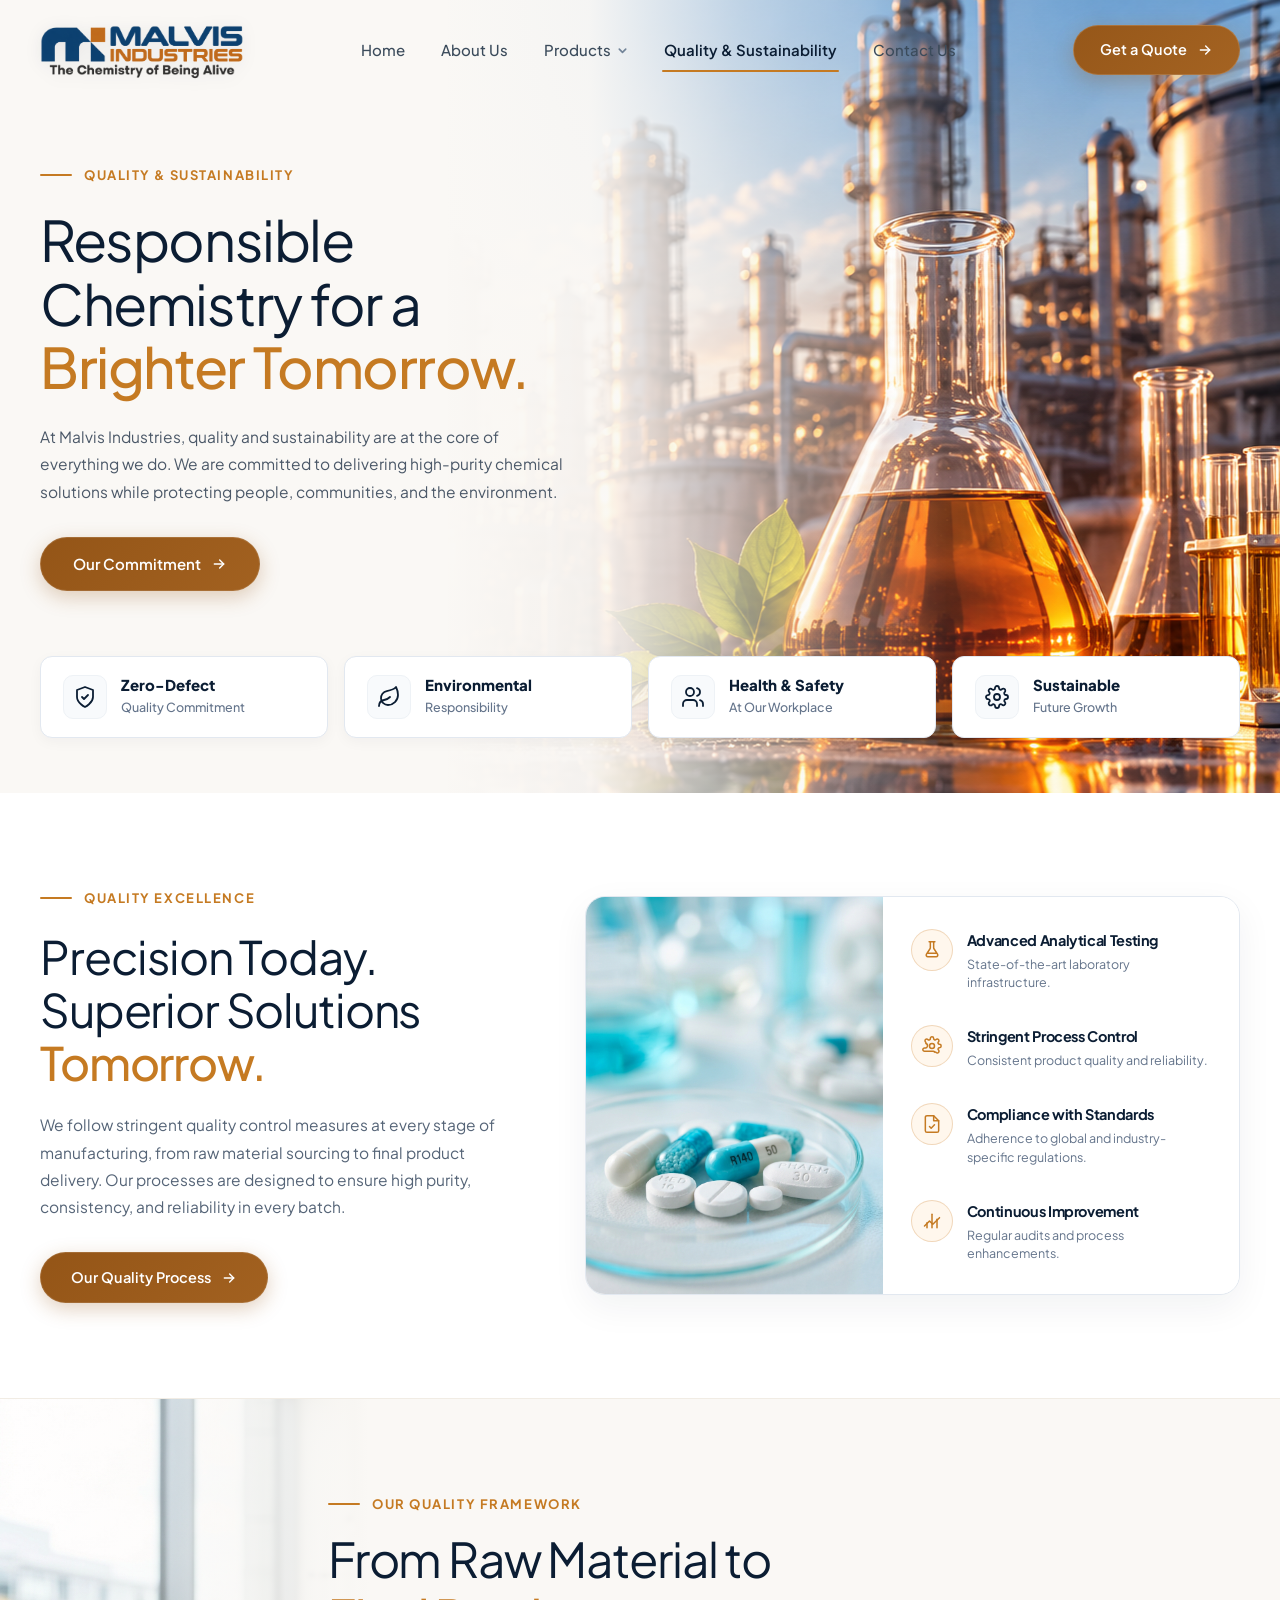
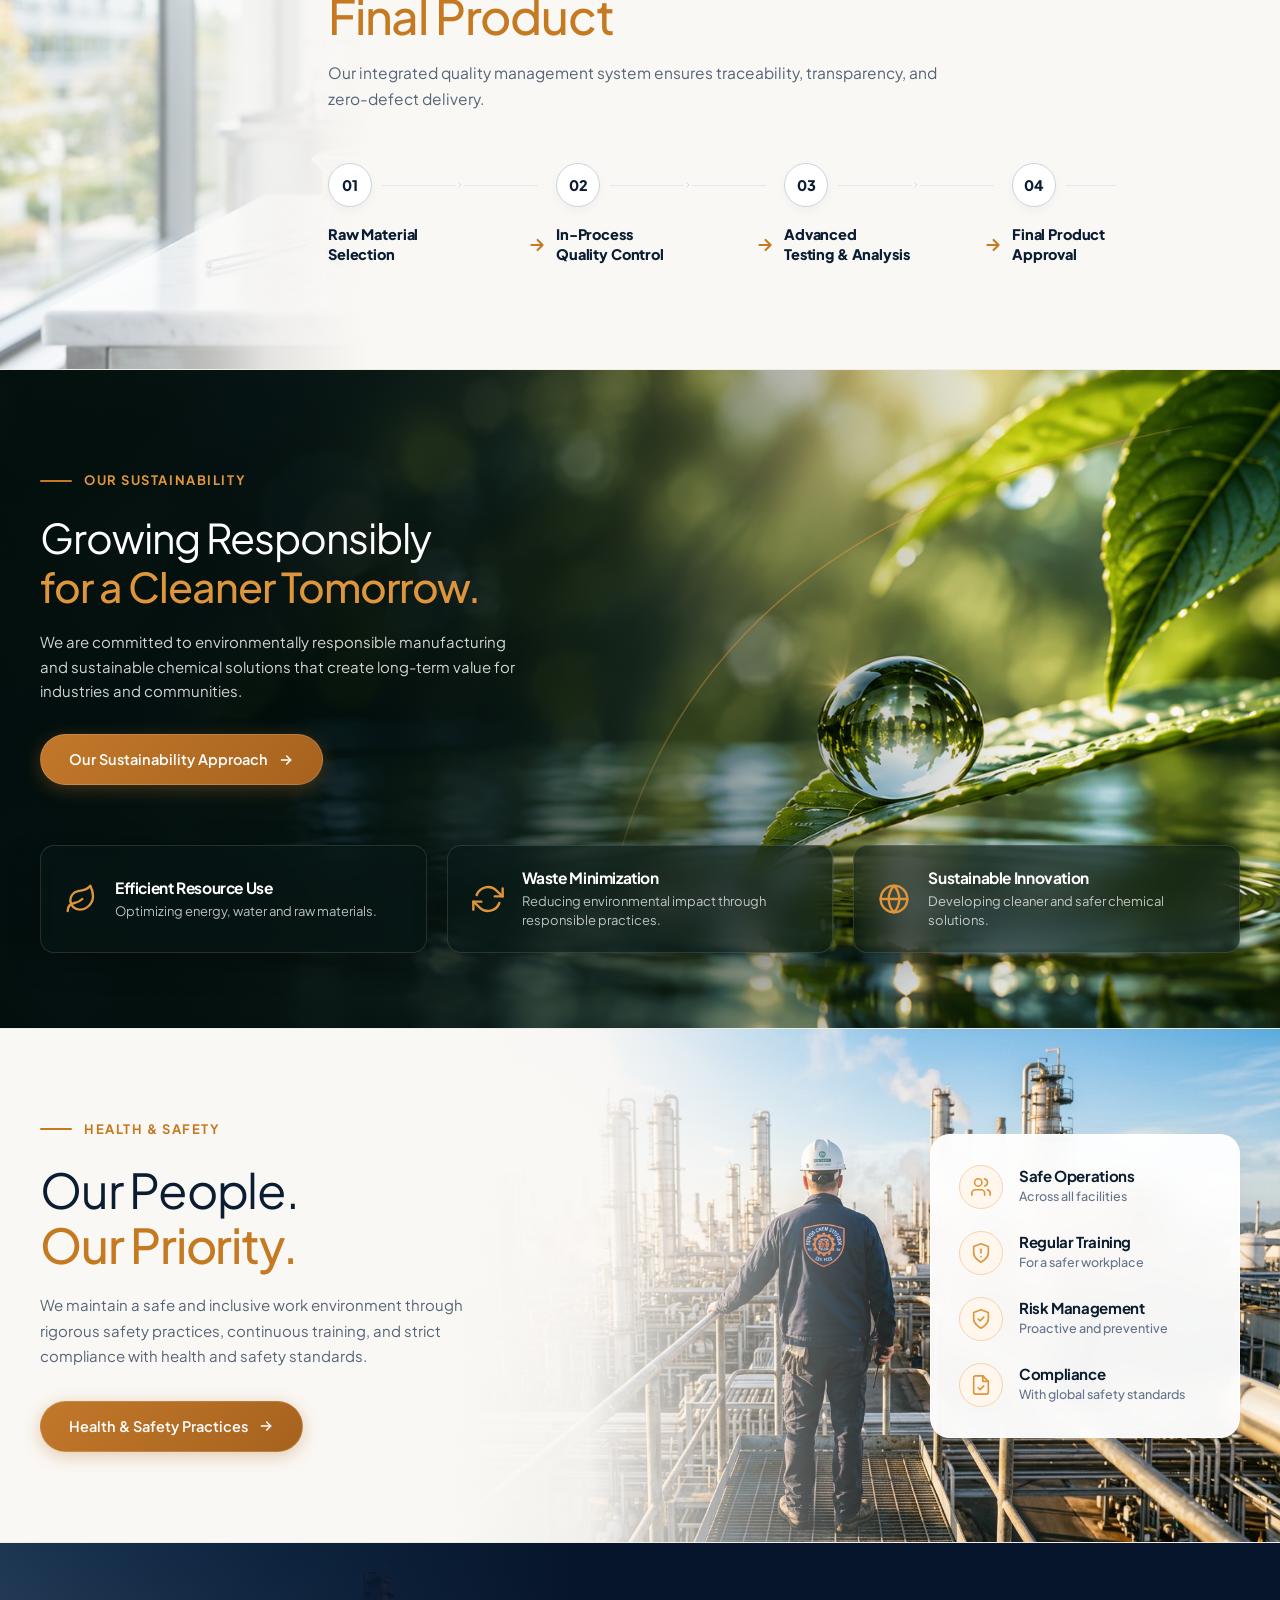
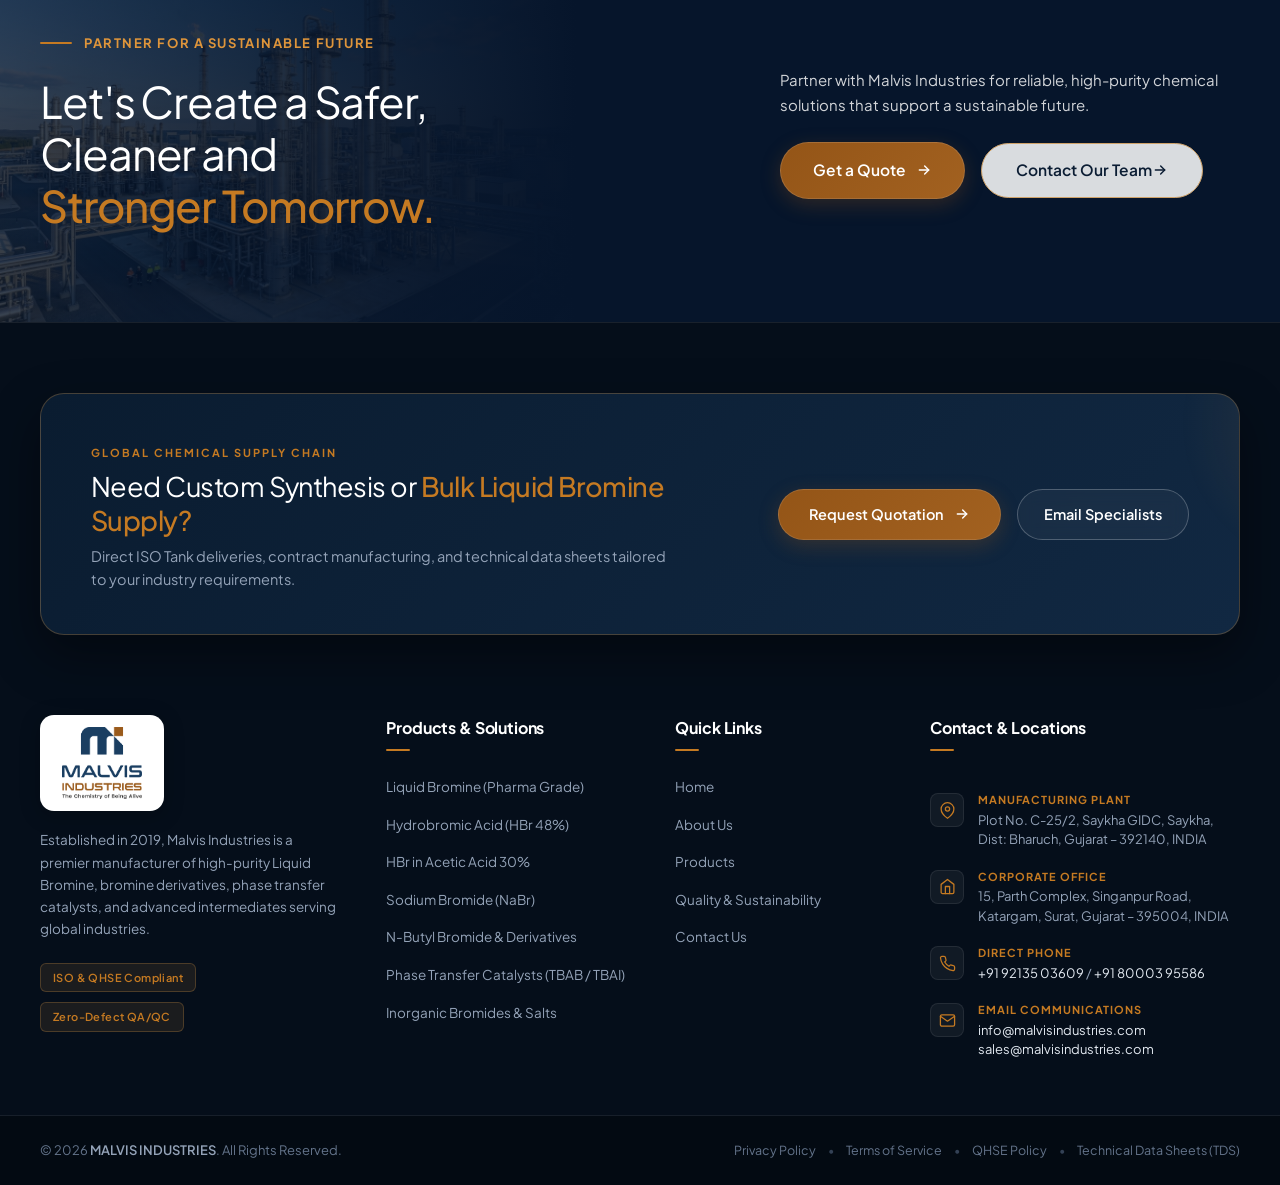
<file: quality.html>
<!DOCTYPE html>
<html lang="en">
<head>
  <meta charset="UTF-8">
  <meta name="viewport" content="width=device-width, initial-scale=1.0">
  <title>Quality & Sustainability — MALVIS INDUSTRIES</title>
  <meta name="description" content="At Malvis Industries, quality and sustainability are at the core of everything we do. Explore our zero-defect commitment, quality framework, green chemistry, and health & safety standards.">
  
  <!-- Google Fonts -->
  <link rel="preconnect" href="https://fonts.googleapis.com">
  <link rel="preconnect" href="https://fonts.gstatic.com" crossorigin>
  <link href="https://fonts.googleapis.com/css2?family=Plus+Jakarta+Sans:ital,wght@0,300;0,400;0,500;0,600;0,700;0,800;1,400;1,500&display=swap" rel="stylesheet">
  <link rel="stylesheet" href="style.css">
  <link rel="icon" type="image/png" href="assets/Malvis Logo_Final.png">
</head>
<body>

  <!-- Navigation Bar -->
  <header class="navbar-header" id="navbar">
    <div class="nav-container">
      
      <!-- Brand Logo -->
      <a href="index.html" class="brand-logo" aria-label="MALVIS INDUSTRIES Homepage">
        <img src="assets/headerlogo2.png" alt="MALVIS INDUSTRIES - The Chemistry of Being Alive" class="brand-logo-img">
      </a>

      <!-- Desktop Navigation Menu -->
      <nav class="nav-menu" id="navMenu">
        <ul class="nav-list">
          <li class="nav-item">
            <a href="index.html" class="nav-link">Home</a>
          </li>
          <li class="nav-item">
            <a href="about.html" class="nav-link">About Us</a>
          </li>
          <li class="nav-item has-dropdown">
            <a href="products.html" class="nav-link dropdown-toggle" aria-expanded="false" aria-haspopup="true">
              <span>Products</span>
              <svg class="dropdown-chevron" viewBox="0 0 12 12" fill="none" xmlns="http://www.w3.org/2000/svg">
                <path d="M2.5 4.5L6 8L9.5 4.5" stroke="currentColor" stroke-width="1.8" stroke-linecap="round" stroke-linejoin="round"/>
              </svg>
            </a>

            <!-- Mega Dropdown Menu -->
            <div class="nav-dropdown-menu">
              <div class="dropdown-inner">
                <div class="dropdown-header-banner">
                  <div class="dropdown-banner-copy">
                    <span class="dropdown-eyebrow">OUR CHEMICAL PORTFOLIO</span>
                    <h4 class="dropdown-banner-title">High-Purity Bromine & Specialty Solutions</h4>
                  </div>
                  <a href="products.html" class="dropdown-all-link">
                    <span>View Full Catalog</span>
                    <svg viewBox="0 0 16 16" fill="none" class="dropdown-arrow-svg">
                      <path d="M3.33 8h9.34M8.67 4l4 4-4 4" stroke="currentColor" stroke-width="1.6" stroke-linecap="round" stroke-linejoin="round"/>
                    </svg>
                  </a>
                </div>

                <div class="dropdown-categories-grid">
                  
                  <!-- Category 1: Liquid Bromine & Core Products -->
                  <a href="products.html#cat-liquid-bromine" class="dropdown-cat-card">
                    <div class="dropdown-cat-icon">
                      <svg viewBox="0 0 24 24" fill="none" stroke="currentColor" stroke-width="1.8" stroke-linecap="round" stroke-linejoin="round">
                        <path d="M10 2v7.31a2 2 0 0 1-.37 1.17l-4.26 6.39A2 2 0 0 0 7.04 20h9.92a2 2 0 0 0 1.67-3.13l-4.26-6.39A2 2 0 0 1 14 9.31V2M8.5 2h7M7 16h10"/>
                      </svg>
                    </div>
                    <div class="dropdown-cat-content">
                      <h5 class="dropdown-cat-name">Liquid Bromine & Core</h5>
                      <p class="dropdown-cat-desc">Pure Bromine 99.5%, HBr 48%, NaBr & CaBr2</p>
                    </div>
                    <span class="dropdown-item-arrow">→</span>
                  </a>

                  <!-- Category 2: Organic Bromine Derivatives -->
                  <a href="products.html#cat-organic-bromine" class="dropdown-cat-card">
                    <div class="dropdown-cat-icon">
                      <svg viewBox="0 0 24 24" fill="none" stroke="currentColor" stroke-width="1.8" stroke-linecap="round" stroke-linejoin="round">
                        <circle cx="6" cy="18" r="2.8"/>
                        <circle cx="18" cy="18" r="2.8"/>
                        <circle cx="12" cy="6" r="2.8"/>
                        <line x1="8.8" y1="18" x2="15.2" y2="18"/>
                        <line x1="7.6" y1="15.5" x2="10.4" y2="8.5"/>
                        <line x1="16.4" y1="15.5" x2="13.6" y2="8.5"/>
                      </svg>
                    </div>
                    <div class="dropdown-cat-content">
                      <h5 class="dropdown-cat-name">Organic Bromine Derivatives</h5>
                      <p class="dropdown-cat-desc">NBS, BCP, Bromoacetyl Bromide & Intermediates</p>
                    </div>
                    <span class="dropdown-item-arrow">→</span>
                  </a>

                  <!-- Category 3: Inorganic Bromides & Salts -->
                  <a href="products.html#cat-inorganic-bromides" class="dropdown-cat-card">
                    <div class="dropdown-cat-icon">
                      <svg viewBox="0 0 24 24" fill="none" stroke="currentColor" stroke-width="1.8" stroke-linecap="round" stroke-linejoin="round">
                        <path d="M21 16V8a2 2 0 0 0-1-1.73l-7-4a2 2 0 0 0-2 0l-7 4A2 2 0 0 0 3 8v8a2 2 0 0 0 1 1.73l7 4a2 2 0 0 0 2 0l7-4A2 2 0 0 0 21 16z"/>
                        <polyline points="3.27 6.96 12 12.01 20.73 6.96"/>
                        <line x1="12" y1="22.08" x2="12" y2="12"/>
                      </svg>
                    </div>
                    <div class="dropdown-cat-content">
                      <h5 class="dropdown-cat-name">Inorganic Bromides & Salts</h5>
                      <p class="dropdown-cat-desc">KBr, NH4Br, Zinc Bromide & Sodium Bromate</p>
                    </div>
                    <span class="dropdown-item-arrow">→</span>
                  </a>

                  <!-- Category 4: Quaternary Ammonium & Catalysts -->
                  <a href="products.html#cat-quaternary-ammonium" class="dropdown-cat-card">
                    <div class="dropdown-cat-icon">
                      <svg viewBox="0 0 24 24" fill="none" stroke="currentColor" stroke-width="1.8" stroke-linecap="round" stroke-linejoin="round">
                        <circle cx="12" cy="12" r="2.5"/>
                        <ellipse cx="12" cy="12" rx="9" ry="4" transform="rotate(30 12 12)"/>
                        <ellipse cx="12" cy="12" rx="9" ry="4" transform="rotate(-30 12 12)"/>
                        <ellipse cx="12" cy="12" rx="9" ry="4" transform="rotate(90 12 12)"/>
                      </svg>
                    </div>
                    <div class="dropdown-cat-content">
                      <h5 class="dropdown-cat-name">Quaternary Ammonium & Catalysts</h5>
                      <p class="dropdown-cat-desc">TBAB, TEBAC, CTAB & Phase Transfer Catalysts</p>
                    </div>
                    <span class="dropdown-item-arrow">→</span>
                  </a>

                </div>

                <!-- Dropdown Quick Contact Footer Strip -->
                <div class="dropdown-footer-bar">
                  <div class="dropdown-footer-left">
                    <span class="footer-dot-pulse"></span>
                    <span>Need bulk supply or custom formulations?</span>
                  </div>
                  <a href="contact.html#get-in-touch" class="dropdown-footer-action">
                    <span>Contact Sales</span>
                    <svg viewBox="0 0 14 14" fill="none">
                      <path d="M2.5 7h9M8 3.5l3.5 3.5L8 10.5" stroke="currentColor" stroke-width="1.6" stroke-linecap="round" stroke-linejoin="round"/>
                    </svg>
                  </a>
                </div>

              </div>
            </div>
          </li>
          <li class="nav-item">
            <a href="quality.html" class="nav-link active">Quality & Sustainability</a>
          </li>
          <li class="nav-item">
            <a href="contact.html" class="nav-link">Contact Us</a>
          </li>
        </ul>
      </nav>

      <!-- Header Action CTA Button -->
      <div class="nav-cta-wrapper">
        <a href="#quote" class="btn-quote" id="openQuoteModalBtn">
          <span>Get a Quote</span>
          <svg class="btn-arrow" viewBox="0 0 20 20" fill="none" xmlns="http://www.w3.org/2000/svg">
            <path d="M4.16663 10H15.8333" stroke="currentColor" stroke-width="1.8" stroke-linecap="round" stroke-linejoin="round"/>
            <path d="M10.8333 5L15.8333 10L10.8333 15" stroke="currentColor" stroke-width="1.8" stroke-linecap="round" stroke-linejoin="round"/>
          </svg>
        </a>

        <!-- Mobile Hamburger Toggle -->
        <button class="mobile-toggle" id="mobileToggle" aria-label="Toggle navigation menu" aria-expanded="false">
          <span class="hamburger-bar"></span>
          <span class="hamburger-bar"></span>
          <span class="hamburger-bar"></span>
        </button>
      </div>

    </div>
  </header>

  <main>
    
    <!-- 1. Quality & Sustainability Hero Section -->
    <section class="quality-hero-section" id="quality-hero">
      <div class="quality-hero-bg-wrap">
        <img src="assets/Quality & Sustainability-hero.png" alt="Chemical distillation refinery with laboratory flask of amber liquid and sustainable plant" class="quality-hero-bg-img" />
        <div class="quality-hero-bg-overlay"></div>
      </div>

      <div class="quality-page-container">
        <div class="quality-hero-top-row">
          <div class="quality-hero-content">
            <div class="quality-eyebrow">
              <span class="eyebrow-line"></span>
              <span class="eyebrow-text">QUALITY & SUSTAINABILITY</span>
            </div>

            <h1 class="quality-hero-title">
              <span class="title-dark">Responsible</span>
              <span class="title-dark">Chemistry for a</span>
              <span class="title-amber">Brighter Tomorrow.</span>
            </h1>

            <p class="quality-hero-description">
              At Malvis Industries, quality and sustainability are at the core of everything we do. We are committed to delivering high-purity chemical solutions while protecting people, communities, and the environment.
            </p>

            <div class="quality-hero-btn-wrap">
              <a href="#quality-excellence" class="btn-primary btn-hero-commitment">
                <span>Our Commitment</span>
                <svg class="btn-arrow" viewBox="0 0 20 20" fill="none" xmlns="http://www.w3.org/2000/svg">
                  <path d="M4.16663 10H15.8333" stroke="currentColor" stroke-width="1.8" stroke-linecap="round" stroke-linejoin="round"/>
                  <path d="M10.8333 5L15.8333 10L10.8333 15" stroke="currentColor" stroke-width="1.8" stroke-linecap="round" stroke-linejoin="round"/>
                </svg>
              </a>
            </div>
          </div>
        </div>

        <!-- Floating Commitments 4-Card Bar -->
        <div class="commitments-bar-wrapper" id="commitments-bar">
          <div class="commitments-grid">
            
            <!-- Item 1: Zero-Defect -->
            <div class="commitment-item-card">
              <div class="commitment-icon-box">
                <svg viewBox="0 0 24 24" fill="none" stroke="currentColor" stroke-width="1.8" stroke-linecap="round" stroke-linejoin="round" class="commitment-svg">
                  <path d="M12 22s8-4 8-10V5l-8-3-8 3v7c0 6 8 10 8 10z"/>
                  <path d="M9 12l2 2 4-4"/>
                </svg>
              </div>
              <div class="commitment-text-box">
                <span class="commitment-title">Zero-Defect</span>
                <span class="commitment-sub">Quality Commitment</span>
              </div>
            </div>

            <!-- Item 2: Environmental -->
            <div class="commitment-item-card">
              <div class="commitment-icon-box">
                <svg viewBox="0 0 24 24" fill="none" stroke="currentColor" stroke-width="1.8" stroke-linecap="round" stroke-linejoin="round" class="commitment-svg">
                  <path d="M11 20A7 7 0 0 1 9.8 6.1C15.5 5 17 4.48 19 2c1 2 2 4.18 2 8 0 5.5-4.78 10-10 10Z"/>
                  <path d="M2 21c0-3 1.85-5.36 5.08-6C9.5 14.52 12 13 13 12"/>
                </svg>
              </div>
              <div class="commitment-text-box">
                <span class="commitment-title">Environmental</span>
                <span class="commitment-sub">Responsibility</span>
              </div>
            </div>

            <!-- Item 3: Health & Safety -->
            <div class="commitment-item-card">
              <div class="commitment-icon-box">
                <svg viewBox="0 0 24 24" fill="none" stroke="currentColor" stroke-width="1.8" stroke-linecap="round" stroke-linejoin="round" class="commitment-svg">
                  <path d="M16 21v-2a4 4 0 0 0-4-4H6a4 4 0 0 0-4 4v2"/>
                  <circle cx="9" cy="7" r="4"/>
                  <path d="M22 21v-2a4 4 0 0 0-3-3.87"/>
                  <path d="M16 3.13a4 4 0 0 1 0 7.75"/>
                </svg>
              </div>
              <div class="commitment-text-box">
                <span class="commitment-title">Health & Safety</span>
                <span class="commitment-sub">At Our Workplace</span>
              </div>
            </div>

            <!-- Item 4: Sustainable -->
            <div class="commitment-item-card">
              <div class="commitment-icon-box">
                <svg viewBox="0 0 24 24" fill="none" stroke="currentColor" stroke-width="1.8" stroke-linecap="round" stroke-linejoin="round" class="commitment-svg">
                  <circle cx="12" cy="12" r="3"/>
                  <path d="M19.4 15a1.65 1.65 0 0 0 .33 1.82l.06.06a2 2 0 0 1 0 2.83 2 2 0 0 1-2.83 0l-.06-.06a1.65 1.65 0 0 0-1.82-.33 1.65 1.65 0 0 0-1 1.51V21a2 2 0 0 1-2 2 2 2 0 0 1-2-2v-.09A1.65 1.65 0 0 0 9 19.4a1.65 1.65 0 0 0-1.82.33l-.06.06a2 2 0 0 1-2.83 0 2 2 0 0 1 0-2.83l.06-.06a1.65 1.65 0 0 0 .33-1.82 1.65 1.65 0 0 0-1.51-1H3a2 2 0 0 1-2-2 2 2 0 0 1 2-2h.09A1.65 1.65 0 0 0 4.6 9a1.65 1.65 0 0 0-.33-1.82l-.06-.06a2 2 0 0 1 0-2.83 2 2 0 0 1 2.83 0l.06.06a1.65 1.65 0 0 0 1.82.33H9a1.65 1.65 0 0 0 1-1.51V3a2 2 0 0 1 2-2 2 2 0 0 1 2 2v.09a1.65 1.65 0 0 0 1 1.51 1.65 1.65 0 0 0 1.82-.33l.06-.06a2 2 0 0 1 2.83 0 2 2 0 0 1 0 2.83l-.06.06a1.65 1.65 0 0 0-.33 1.82V9a1.65 1.65 0 0 0 1.51 1H21a2 2 0 0 1 2 2 2 2 0 0 1-2 2h-.09a1.65 1.65 0 0 0-1.51 1z"/>
                </svg>
              </div>
              <div class="commitment-text-box">
                <span class="commitment-title">Sustainable</span>
                <span class="commitment-sub">Future Growth</span>
              </div>
            </div>

          </div>
        </div>

      </div>
    </section>


    <!-- 2. Quality Excellence Section -->
    <section class="quality-excellence-section" id="quality-excellence">
      <div class="quality-page-container">
        <div class="excellence-grid">
          
          <!-- Left Column: Copy & Action -->
          <div class="excellence-copy-col">
            <div class="quality-eyebrow">
              <span class="eyebrow-line"></span>
              <span class="eyebrow-text">QUALITY EXCELLENCE</span>
            </div>

            <h2 class="excellence-title">
              <span class="title-dark">Precision Today.</span>
              <span class="title-dark">Superior Solutions</span>
              <span class="title-amber">Tomorrow.</span>
            </h2>

            <p class="excellence-description">
              We follow stringent quality control measures at every stage of manufacturing, from raw material sourcing to final product delivery. Our processes are designed to ensure high purity, consistency, and reliability in every batch.
            </p>

            <a href="#quality-framework" class="btn-primary btn-excellence-cta">
              <span>Our Quality Process</span>
              <svg class="btn-arrow" viewBox="0 0 20 20" fill="none" xmlns="http://www.w3.org/2000/svg">
                <path d="M4.16663 10H15.8333" stroke="currentColor" stroke-width="1.8" stroke-linecap="round" stroke-linejoin="round"/>
                <path d="M10.8333 5L15.8333 10L10.8333 15" stroke="currentColor" stroke-width="1.8" stroke-linecap="round" stroke-linejoin="round"/>
              </svg>
            </a>
          </div>

          <!-- Right Column: Dual-Pane Image + Features Card -->
          <div class="excellence-card-wrap">
            <div class="excellence-card">
              
              <!-- Left Visual Pane: Chemist in Lab -->
              <div class="excellence-img-pane">
                <img src="assets/ind-pharma.jpg" alt="Chemist in safety goggles and gloves analyzing amber liquid chemical solution" class="excellence-lab-img" />
              </div>

              <!-- Right Features List Pane -->
              <div class="excellence-features-pane">
                
                <!-- Feature 1 -->
                <div class="excellence-feature-item">
                  <div class="feature-icon-circle">
                    <svg viewBox="0 0 24 24" fill="none" stroke="#C57A22" stroke-width="1.8" stroke-linecap="round" stroke-linejoin="round" class="feature-svg">
                      <path d="M10 2v7.31a2 2 0 0 1-.37 1.17l-4.26 6.39A2 2 0 0 0 7.04 20h9.92a2 2 0 0 0 1.67-3.13l-4.26-6.39A2 2 0 0 1 14 9.31V2M8.5 2h7M7 16h10"/>
                    </svg>
                  </div>
                  <div class="feature-text-block">
                    <h4 class="feature-heading">Advanced Analytical Testing</h4>
                    <p class="feature-detail">State-of-the-art laboratory infrastructure.</p>
                  </div>
                </div>

                <!-- Feature 2 -->
                <div class="excellence-feature-item">
                  <div class="feature-icon-circle">
                    <svg viewBox="0 0 24 24" fill="none" stroke="#C57A22" stroke-width="1.8" stroke-linecap="round" stroke-linejoin="round" class="feature-svg">
                      <circle cx="12" cy="12" r="3"/>
                      <path d="M19.4 15a1.65 1.65 0 0 0 .33 1.82l.06.06a2 2 0 0 1 0 2.83 2 2 0 0 1-2.83 0l-.06-.06a1.65 1.65 0 0 0-1.82-.33 1.65 1.65 0 0 0-1.51-1H3a2 2 0 0 1-2-2 2 2 0 0 1 2-2h.09A1.65 1.65 0 0 0 4.6 9a1.65 1.65 0 0 0-.33-1.82l-.06-.06a2 2 0 0 1 0-2.83 2 2 0 0 1 2.83 0l.06.06a1.65 1.65 0 0 0 1.82.33H9a1.65 1.65 0 0 0 1-1.51V3a2 2 0 0 1 2-2 2 2 0 0 1 2 2v.09a1.65 1.65 0 0 0 1 1.51 1.65 1.65 0 0 0 1.82-.33l.06-.06a2 2 0 0 1 2.83 0 2 2 0 0 1 0 2.83l-.06.06a1.65 1.65 0 0 0-.33 1.82V9a1.65 1.65 0 0 0 1.51 1H21a2 2 0 0 1 2 2 2 2 0 0 1-2 2h-.09a1.65 1.65 0 0 0-1.51 1z"/>
                    </svg>
                  </div>
                  <div class="feature-text-block">
                    <h4 class="feature-heading">Stringent Process Control</h4>
                    <p class="feature-detail">Consistent product quality and reliability.</p>
                  </div>
                </div>

                <!-- Feature 3 -->
                <div class="excellence-feature-item">
                  <div class="feature-icon-circle">
                    <svg viewBox="0 0 24 24" fill="none" stroke="#C57A22" stroke-width="1.8" stroke-linecap="round" stroke-linejoin="round" class="feature-svg">
                      <path d="M14 2H6a2 2 0 0 0-2 2v16a2 2 0 0 0 2 2h12a2 2 0 0 0 2-2V8z"/>
                      <polyline points="14 2 14 8 20 8"/>
                      <path d="M9 15l2 2 4-4"/>
                    </svg>
                  </div>
                  <div class="feature-text-block">
                    <h4 class="feature-heading">Compliance with Standards</h4>
                    <p class="feature-detail">Adherence to global and industry-specific regulations.</p>
                  </div>
                </div>

                <!-- Feature 4 -->
                <div class="excellence-feature-item">
                  <div class="feature-icon-circle">
                    <svg viewBox="0 0 24 24" fill="none" stroke="#C57A22" stroke-width="1.8" stroke-linecap="round" stroke-linejoin="round" class="feature-svg">
                      <line x1="18" y1="20" x2="18" y2="10"/>
                      <line x1="12" y1="20" x2="12" y2="4"/>
                      <line x1="6" y1="20" x2="6" y2="14"/>
                      <path d="M3 18l6-6 4 4 8-8"/>
                    </svg>
                  </div>
                  <div class="feature-text-block">
                    <h4 class="feature-heading">Continuous Improvement</h4>
                    <p class="feature-detail">Regular audits and process enhancements.</p>
                  </div>
                </div>

              </div>

            </div>
          </div>

        </div>
      </div>
    </section>


    <!-- 3. Our Quality Framework Section -->
    <section class="quality-framework-section" id="quality-framework">
      <div class="framework-bg-art">
        <img src="assets/cta-molecules.jpg" alt="Chemical molecular model in laboratory background" class="framework-art-img" />
        <div class="framework-art-overlay"></div>
      </div>

      <div class="quality-page-container">
        <div class="framework-container-inner">
          
          <div class="framework-header">
            <div class="quality-eyebrow">
              <span class="eyebrow-line"></span>
              <span class="eyebrow-text">OUR QUALITY FRAMEWORK</span>
            </div>

            <h2 class="framework-title">
              <span class="title-dark">From Raw Material to </span>
              <span class="title-amber">Final Product</span>
            </h2>

            <p class="framework-desc">
              Our integrated quality management system ensures traceability, transparency, and zero-defect delivery.
            </p>
          </div>

          <!-- 4 Sequential Process Steps Timeline Chain -->
          <div class="framework-timeline">
            
            <!-- Step 1 -->
            <div class="timeline-step-item">
              <div class="timeline-badge-row">
                <div class="timeline-circle">01</div>
                <div class="timeline-track-line">
                  <svg class="track-chevron" viewBox="0 0 8 12" fill="none" xmlns="http://www.w3.org/2000/svg">
                    <path d="M1.5 1.5L6 6L1.5 10.5" stroke="#CBD5E1" stroke-width="1.5" stroke-linecap="round" stroke-linejoin="round"/>
                  </svg>
                </div>
              </div>
              <div class="timeline-label-row">
                <h3 class="timeline-step-title">Raw Material<br>Selection</h3>
                <div class="timeline-amber-arrow" aria-hidden="true">
                  <svg viewBox="0 0 16 16" fill="none" xmlns="http://www.w3.org/2000/svg">
                    <path d="M3 8H13M13 8L8.5 3.5M13 8L8.5 12.5" stroke="#C57A22" stroke-width="1.8" stroke-linecap="round" stroke-linejoin="round"/>
                  </svg>
                </div>
              </div>
            </div>

            <!-- Step 2 -->
            <div class="timeline-step-item">
              <div class="timeline-badge-row">
                <div class="timeline-circle">02</div>
                <div class="timeline-track-line">
                  <svg class="track-chevron" viewBox="0 0 8 12" fill="none" xmlns="http://www.w3.org/2000/svg">
                    <path d="M1.5 1.5L6 6L1.5 10.5" stroke="#CBD5E1" stroke-width="1.5" stroke-linecap="round" stroke-linejoin="round"/>
                  </svg>
                </div>
              </div>
              <div class="timeline-label-row">
                <h3 class="timeline-step-title">In-Process<br>Quality Control</h3>
                <div class="timeline-amber-arrow" aria-hidden="true">
                  <svg viewBox="0 0 16 16" fill="none" xmlns="http://www.w3.org/2000/svg">
                    <path d="M3 8H13M13 8L8.5 3.5M13 8L8.5 12.5" stroke="#C57A22" stroke-width="1.8" stroke-linecap="round" stroke-linejoin="round"/>
                  </svg>
                </div>
              </div>
            </div>

            <!-- Step 3 -->
            <div class="timeline-step-item">
              <div class="timeline-badge-row">
                <div class="timeline-circle">03</div>
                <div class="timeline-track-line">
                  <svg class="track-chevron" viewBox="0 0 8 12" fill="none" xmlns="http://www.w3.org/2000/svg">
                    <path d="M1.5 1.5L6 6L1.5 10.5" stroke="#CBD5E1" stroke-width="1.5" stroke-linecap="round" stroke-linejoin="round"/>
                  </svg>
                </div>
              </div>
              <div class="timeline-label-row">
                <h3 class="timeline-step-title">Advanced<br>Testing & Analysis</h3>
                <div class="timeline-amber-arrow" aria-hidden="true">
                  <svg viewBox="0 0 16 16" fill="none" xmlns="http://www.w3.org/2000/svg">
                    <path d="M3 8H13M13 8L8.5 3.5M13 8L8.5 12.5" stroke="#C57A22" stroke-width="1.8" stroke-linecap="round" stroke-linejoin="round"/>
                  </svg>
                </div>
              </div>
            </div>

            <!-- Step 4 -->
            <div class="timeline-step-item timeline-step-last">
              <div class="timeline-badge-row">
                <div class="timeline-circle">04</div>
                <div class="timeline-track-line track-line-end"></div>
              </div>
              <div class="timeline-label-row">
                <h3 class="timeline-step-title">Final Product<br>Approval</h3>
              </div>
            </div>

          </div>

        </div>
      </div>
    </section>
    <!-- 4. Our Sustainability Section -->
    <section class="quality-sustainability-section" id="our-sustainability">
      <div class="quality-sustainability-bg-wrap">
        <img src="assets/Quality & Sustainability OUR SUSTAINABILITY.png" alt="Pure water droplet on green leaf with ripples in sustainable environment" class="quality-sustainability-bg-img" />
        <div class="quality-sustainability-bg-overlay"></div>
        <svg class="quality-sustainability-arc" viewBox="0 0 1440 700" fill="none" xmlns="http://www.w3.org/2000/svg" preserveAspectRatio="none">
          <path d="M 680 580 C 730 350, 880 140, 1340 60" stroke="url(#sustainabilityArcGrad)" stroke-width="1.6" stroke-linecap="round"/>
          <defs>
            <linearGradient id="sustainabilityArcGrad" x1="0%" y1="100%" x2="100%" y2="0%">
              <stop offset="0%" stop-color="#DE953B" stop-opacity="0.1"/>
              <stop offset="35%" stop-color="#DE953B" stop-opacity="0.55"/>
              <stop offset="85%" stop-color="#DE953B" stop-opacity="0.75"/>
              <stop offset="100%" stop-color="#DE953B" stop-opacity="0.2"/>
            </linearGradient>
          </defs>
        </svg>
      </div>

      <div class="quality-page-container">
        
        <!-- Top Row: Copy & Sustainability Leaf Visual -->
        <div class="quality-sustainability-top-row">
          <div class="quality-sustainability-content-col">
            <div class="quality-eyebrow eyebrow-light">
              <span class="eyebrow-line"></span>
              <span class="eyebrow-text">OUR SUSTAINABILITY</span>
            </div>

            <h2 class="quality-sustainability-title">
              <span class="title-white">Growing Responsibly</span>
              <span class="title-amber">for a Cleaner Tomorrow.</span>
            </h2>

            <p class="quality-sustainability-desc">
              We are committed to environmentally responsible manufacturing and sustainable chemical solutions that create long-term value for industries and communities.
            </p>

            <a href="#quote" class="btn-sustainability-cta">
              <span>Our Sustainability Approach</span>
              <svg class="btn-arrow" viewBox="0 0 20 20" fill="none" xmlns="http://www.w3.org/2000/svg">
                <path d="M4.16663 10H15.8333" stroke="currentColor" stroke-width="1.8" stroke-linecap="round" stroke-linejoin="round"/>
                <path d="M10.8333 5L15.8333 10L10.8333 15" stroke="currentColor" stroke-width="1.8" stroke-linecap="round" stroke-linejoin="round"/>
              </svg>
            </a>
          </div>
        </div>

        <!-- Bottom Row: 3 Pillars Grid -->
        <div class="quality-sustainability-pillars-grid">
          
          <!-- Pillar 1 -->
          <div class="quality-sustainability-pillar-card">
            <div class="quality-pillar-icon-box">
              <svg viewBox="0 0 24 24" fill="none" stroke="#DE953B" stroke-width="1.8" stroke-linecap="round" stroke-linejoin="round" class="quality-pillar-svg">
                <path d="M11 20A7 7 0 0 1 9.8 6.1C15.5 5 17 4.48 19 2c1 2 2 4.18 2 8 0 5.5-4.78 10-10 10Z"/>
                <path d="M2 21c0-3 1.85-5.36 5.08-6C9.5 14.52 12 13 13 12"/>
              </svg>
            </div>
            <div class="quality-pillar-text-box">
              <h3 class="quality-pillar-title">Efficient Resource Use</h3>
              <p class="quality-pillar-detail">Optimizing energy, water and raw materials.</p>
            </div>
          </div>

          <!-- Pillar 2 -->
          <div class="quality-sustainability-pillar-card">
            <div class="quality-pillar-icon-box">
              <svg viewBox="0 0 24 24" fill="none" stroke="#DE953B" stroke-width="1.8" stroke-linecap="round" stroke-linejoin="round" class="quality-pillar-svg">
                <polyline points="23 4 23 10 17 10"/>
                <polyline points="1 20 1 14 7 14"/>
                <path d="M3.51 9a9 9 0 0 1 14.85-3.36L23 10M1 14l4.64 4.36A9 9 0 0 0 20.49 15"/>
              </svg>
            </div>
            <div class="quality-pillar-text-box">
              <h3 class="quality-pillar-title">Waste Minimization</h3>
              <p class="quality-pillar-detail">Reducing environmental impact through responsible practices.</p>
            </div>
          </div>

          <!-- Pillar 3 -->
          <div class="quality-sustainability-pillar-card">
            <div class="quality-pillar-icon-box">
              <svg viewBox="0 0 24 24" fill="none" stroke="#DE953B" stroke-width="1.8" stroke-linecap="round" stroke-linejoin="round" class="quality-pillar-svg">
                <circle cx="12" cy="12" r="10"/>
                <line x1="2" y1="12" x2="22" y2="12"/>
                <path d="M12 2a15.3 15.3 0 0 1 4 10 15.3 15.3 0 0 1-4 10 15.3 15.3 0 0 1-4-10 15.3 15.3 0 0 1 4-10z"/>
              </svg>
            </div>
            <div class="quality-pillar-text-box">
              <h3 class="quality-pillar-title">Sustainable Innovation</h3>
              <p class="quality-pillar-detail">Developing cleaner and safer chemical solutions.</p>
            </div>
          </div>

        </div>

      </div>
    </section>


    <!-- 5. Health & Safety Section -->
    <section class="quality-health-safety-section" id="health-safety">
      <div class="quality-health-safety-bg-wrap">
        <img src="assets/health-safety-engineer.jpg" alt="Malvis Industries safety engineer overlooking chemical refinery plant" class="quality-health-safety-bg-img" />
        <div class="quality-health-safety-bg-overlay"></div>
      </div>

      <div class="quality-page-container">
        <div class="health-safety-banner-content">
          
          <!-- Left Column: Copy -->
          <div class="health-safety-copy">
            <div class="quality-eyebrow">
              <span class="eyebrow-line"></span>
              <span class="eyebrow-text">HEALTH & SAFETY</span>
            </div>

            <h2 class="health-safety-title">
              <span class="title-dark">Our People.</span>
              <span class="title-amber">Our Priority.</span>
            </h2>

            <p class="health-safety-desc">
              We maintain a safe and inclusive work environment through rigorous safety practices, continuous training, and strict compliance with health and safety standards.
            </p>

            <a href="#quote" class="btn-safety-cta">
              <span>Health & Safety Practices</span>
              <svg class="btn-arrow" viewBox="0 0 20 20" fill="none" xmlns="http://www.w3.org/2000/svg">
                <path d="M4.16663 10H15.8333" stroke="currentColor" stroke-width="1.8" stroke-linecap="round" stroke-linejoin="round"/>
                <path d="M10.8333 5L15.8333 10L10.8333 15" stroke="currentColor" stroke-width="1.8" stroke-linecap="round" stroke-linejoin="round"/>
              </svg>
            </a>
          </div>

          <!-- Right Column Card: 4 Safety Features Card -->
          <div class="health-safety-card-wrap">
            <div class="safety-features-card">
              
              <!-- Item 1 -->
              <div class="safety-feature-item">
                <div class="safety-icon-box">
                  <svg viewBox="0 0 24 24" fill="none" stroke="#DE953B" stroke-width="1.8" stroke-linecap="round" stroke-linejoin="round" class="safety-svg">
                    <path d="M16 21v-2a4 4 0 0 0-4-4H6a4 4 0 0 0-4 4v2"/>
                    <circle cx="9" cy="7" r="4"/>
                    <path d="M22 21v-2a4 4 0 0 0-3-3.87"/>
                    <path d="M16 3.13a4 4 0 0 1 0 7.75"/>
                  </svg>
                </div>
                <div class="safety-text-box">
                  <h4 class="safety-item-title">Safe Operations</h4>
                  <p class="safety-item-desc">Across all facilities</p>
                </div>
              </div>

              <!-- Item 2 -->
              <div class="safety-feature-item">
                <div class="safety-icon-box">
                  <svg viewBox="0 0 24 24" fill="none" stroke="#DE953B" stroke-width="1.8" stroke-linecap="round" stroke-linejoin="round" class="safety-svg">
                    <path d="M12 22s8-4 8-10V5l-8-3-8 3v7c0 6 8 10 8 10z"/>
                    <path d="M12 8v4"/>
                    <path d="M12 16h.01"/>
                  </svg>
                </div>
                <div class="safety-text-box">
                  <h4 class="safety-item-title">Regular Training</h4>
                  <p class="safety-item-desc">For a safer workplace</p>
                </div>
              </div>

              <!-- Item 3 -->
              <div class="safety-feature-item">
                <div class="safety-icon-box">
                  <svg viewBox="0 0 24 24" fill="none" stroke="#DE953B" stroke-width="1.8" stroke-linecap="round" stroke-linejoin="round" class="safety-svg">
                    <path d="M12 22s8-4 8-10V5l-8-3-8 3v7c0 6 8 10 8 10z"/>
                    <polyline points="9 12 11 14 15 10"/>
                  </svg>
                </div>
                <div class="safety-text-box">
                  <h4 class="safety-item-title">Risk Management</h4>
                  <p class="safety-item-desc">Proactive and preventive</p>
                </div>
              </div>

              <!-- Item 4 -->
              <div class="safety-feature-item">
                <div class="safety-icon-box">
                  <svg viewBox="0 0 24 24" fill="none" stroke="#DE953B" stroke-width="1.8" stroke-linecap="round" stroke-linejoin="round" class="safety-svg">
                    <path d="M14 2H6a2 2 0 0 0-2 2v16a2 2 0 0 0 2 2h12a2 2 0 0 0 2-2V8z"/>
                    <polyline points="14 2 14 8 20 8"/>
                    <path d="M9 15l2 2 4-4"/>
                  </svg>
                </div>
                <div class="safety-text-box">
                  <h4 class="safety-item-title">Compliance</h4>
                  <p class="safety-item-desc">With global safety standards</p>
                </div>
              </div>

            </div>
          </div>

        </div>
      </div>
    </section>


    <!-- 6. Bottom Call to Action Section -->
    <section class="quality-cta-section" id="quality-cta">
      <div class="quality-cta-bg-wrap">
        <img src="assets/about-refinery.jpg" alt="Petrochemical refinery columns at dusk" class="quality-cta-bg-img" />
        <div class="quality-cta-bg-overlay"></div>
      </div>

      <div class="quality-page-container">
        <div class="quality-cta-flex">
          
          <div class="quality-cta-left">
            <div class="quality-eyebrow eyebrow-light">
              <span class="eyebrow-line"></span>
              <span class="eyebrow-text">PARTNER FOR A SUSTAINABLE FUTURE</span>
            </div>
            <h2 class="quality-cta-title">
              <span class="title-white">Let's Create a Safer,</span>
              <span class="title-white">Cleaner and </span>
              <span class="title-amber">Stronger Tomorrow.</span>
            </h2>
          </div>

          <div class="quality-cta-right">
            <p class="quality-cta-desc">
              Partner with Malvis Industries for reliable, high-purity chemical solutions that support a sustainable future.
            </p>
            <div class="quality-cta-actions">
              <a href="#quote" class="btn-primary" id="openCtaQuoteBtn">
                <span>Get a Quote</span>
                <svg class="btn-arrow" viewBox="0 0 20 20" fill="none" xmlns="http://www.w3.org/2000/svg">
                  <path d="M4.16663 10H15.8333" stroke="currentColor" stroke-width="1.8" stroke-linecap="round" stroke-linejoin="round"/>
                  <path d="M10.8333 5L15.8333 10L10.8333 15" stroke="currentColor" stroke-width="1.8" stroke-linecap="round" stroke-linejoin="round"/>
                </svg>
              </a>

              <a href="contact.html" class="btn-secondary" id="contactTeamBtn">
                <span>Contact Our Team</span>
                <svg class="btn-arrow" viewBox="0 0 20 20" fill="none" xmlns="http://www.w3.org/2000/svg">
                  <path d="M4.16663 10H15.8333" stroke="currentColor" stroke-width="1.8" stroke-linecap="round" stroke-linejoin="round"/>
                  <path d="M10.8333 5L15.8333 10L10.8333 15" stroke="currentColor" stroke-width="1.8" stroke-linecap="round" stroke-linejoin="round"/>
                </svg>
              </a>
            </div>
          </div>

        </div>
      </div>
    </section>

  </main>

  <!-- Main Footer Section -->
  <footer class="site-footer" id="contact">
    <div class="footer-top-cta">
      <div class="footer-container">
        <div class="footer-cta-card">
          <div class="footer-cta-content">
            <span class="footer-cta-badge">Global Chemical Supply Chain</span>
            <h3 class="footer-cta-title"><span class="title-white">Need Custom Synthesis or</span> <span class="title-amber">Bulk Liquid Bromine Supply?</span></h3>
            <p class="footer-cta-desc">Direct ISO Tank deliveries, contract manufacturing, and technical data sheets tailored to your industry requirements.</p>
          </div>
          <div class="footer-cta-actions">
            <a href="#quote" class="btn-primary btn-footer-cta" id="footerGetQuoteBtn">
              <span>Request Quotation</span>
              <svg class="btn-arrow" viewBox="0 0 20 20" fill="none" xmlns="http://www.w3.org/2000/svg">
                <path d="M4.16663 10H15.8333" stroke="currentColor" stroke-width="1.8" stroke-linecap="round" stroke-linejoin="round"/>
                <path d="M10.8333 5L15.8333 10L10.8333 15" stroke="currentColor" stroke-width="1.8" stroke-linecap="round" stroke-linejoin="round"/>
              </svg>
            </a>
            <a href="mailto:info@malvisindustries.com" class="btn-outline-light">
              <span>Email Specialists</span>
            </a>
          </div>
        </div>
      </div>
    </div>

    <div class="footer-main">
      <div class="footer-container">
        <div class="footer-grid">
          
          <!-- Column 1: Brand & Overview -->
          <div class="footer-col footer-col-brand">
            <a href="index.html" class="footer-logo" aria-label="MALVIS INDUSTRIES Homepage">
              <img src="assets/Malvis Logo_Final.png" alt="MALVIS INDUSTRIES - The Chemistry of Being Alive" class="footer-logo-img">
            </a>

            <p class="footer-about-text">
              Established in 2019, Malvis Industries is a premier manufacturer of high-purity Liquid Bromine, bromine derivatives, phase transfer catalysts, and advanced intermediates serving global industries.
            </p>

            <div class="footer-badges">
              <span class="f-badge">ISO & QHSE Compliant</span>
              <span class="f-badge">Zero-Defect QA/QC</span>
            </div>
          </div>

          <!-- Column 2: Chemical Products -->
          <div class="footer-col">
            <h4 class="footer-heading">Products & Solutions</h4>
            <ul class="footer-links">
              <li><a href="products.html#cat-liquid-bromine">Liquid Bromine (Pharma Grade)</a></li>
              <li><a href="products.html#cat-liquid-bromine">Hydrobromic Acid (HBr 48%)</a></li>
              <li><a href="products.html#cat-liquid-bromine">HBr in Acetic Acid 30%</a></li>
              <li><a href="products.html#cat-liquid-bromine">Sodium Bromide (NaBr)</a></li>
              <li><a href="products.html#cat-organic-bromine">N-Butyl Bromide & Derivatives</a></li>
              <li><a href="products.html#cat-quaternary-ammonium">Phase Transfer Catalysts (TBAB / TBAI)</a></li>
              <li><a href="products.html#cat-inorganic-bromides">Inorganic Bromides & Salts</a></li>
            </ul>
          </div>

          <!-- Column 3: Quick Navigation -->
          <div class="footer-col">
            <h4 class="footer-heading">Quick Links</h4>
            <ul class="footer-links">
              <li><a href="index.html">Home</a></li>
              <li><a href="about.html">About Us</a></li>
              <li><a href="products.html">Products</a></li>
              <li><a href="quality.html">Quality & Sustainability</a></li>
              <li><a href="contact.html">Contact Us</a></li>
            </ul>
          </div>

          <!-- Column 4: Contact & Locations -->
          <div class="footer-col footer-col-contact">
            <h4 class="footer-heading">Contact & Locations</h4>
            
            <div class="contact-item">
              <div class="contact-icon">
                <svg viewBox="0 0 24 24" fill="none" stroke="currentColor" stroke-width="1.8" stroke-linecap="round" stroke-linejoin="round">
                  <path d="M21 10c0 7-9 13-9 13s-9-6-9-13a9 9 0 0 1 18 0z"></path>
                  <circle cx="12" cy="10" r="3"></circle>
                </svg>
              </div>
              <div class="contact-detail">
                <span class="contact-label">Manufacturing Plant</span>
                <p class="contact-text">Plot No. C-25/2, Saykha GIDC, Saykha, Dist: Bharuch, Gujarat – 392140, INDIA</p>
              </div>
            </div>

            <div class="contact-item">
              <div class="contact-icon">
                <svg viewBox="0 0 24 24" fill="none" stroke="currentColor" stroke-width="1.8" stroke-linecap="round" stroke-linejoin="round">
                  <path d="M3 9l9-7 9 7v11a2 2 0 0 1-2 2H5a2 2 0 0 1-2-2z"></path>
                  <polyline points="9 22 9 12 15 12 15 22"></polyline>
                </svg>
              </div>
              <div class="contact-detail">
                <span class="contact-label">Corporate Office</span>
                <p class="contact-text">15, Parth Complex, Singanpur Road, Katargam, Surat, Gujarat – 395004, INDIA</p>
              </div>
            </div>

            <div class="contact-item">
              <div class="contact-icon">
                <svg viewBox="0 0 24 24" fill="none" stroke="currentColor" stroke-width="1.8" stroke-linecap="round" stroke-linejoin="round">
                  <path d="M22 16.92v3a2 2 0 0 1-2.18 2 19.79 19.79 0 0 1-8.63-3.07 19.5 19.5 0 0 1-6-6 19.79 19.79 0 0 1-3.07-8.67A2 2 0 0 1 4.11 2h3a2 2 0 0 1 2 1.72 12.84 12.84 0 0 0 .7 2.81 2 2 0 0 1-.45 2.11L8.09 9.91a16 16 0 0 0 6 6l1.27-1.27a2 2 0 0 1 2.11-.45 12.84 12.84 0 0 0 2.81.7A2 2 0 0 1 22 16.92z"></path>
                </svg>
              </div>
              <div class="contact-detail">
                <span class="contact-label">Direct Phone</span>
                <p class="contact-text">
                  <a href="tel:+919213503609">+91 92135 03609</a> / <a href="tel:+918000395586">+91 80003 95586</a>
                </p>
              </div>
            </div>

            <div class="contact-item">
              <div class="contact-icon">
                <svg viewBox="0 0 24 24" fill="none" stroke="currentColor" stroke-width="1.8" stroke-linecap="round" stroke-linejoin="round">
                  <path d="M4 4h16c1.1 0 2 .9 2 2v12c0 1.1-.9 2-2 2H4c-1.1 0-2-.9-2-2V6c0-1.1.9-2 2-2z"></path>
                  <polyline points="22,6 12,13 2,6"></polyline>
                </svg>
              </div>
              <div class="contact-detail">
                <span class="contact-label">Email Communications</span>
                <p class="contact-text">
                  <a href="mailto:info@malvisindustries.com">info@malvisindustries.com</a><br>
                  <a href="mailto:sales@malvisindustries.com">sales@malvisindustries.com</a>
                </p>
              </div>
            </div>

          </div>

        </div>
      </div>
    </div>

    <!-- Footer Bottom Legal & Copyright -->
    <div class="footer-bottom">
      <div class="footer-container">
        <div class="footer-bottom-flex">
          <p class="footer-copyright">
            © 2026 <strong>MALVIS INDUSTRIES</strong>. All Rights Reserved.
          </p>
          <div class="footer-legal-links">
            <a href="#">Privacy Policy</a>
            <span class="legal-dot">•</span>
            <a href="#">Terms of Service</a>
            <span class="legal-dot">•</span>
            <a href="#">QHSE Policy</a>
            <span class="legal-dot">•</span>
            <a href="#">Technical Data Sheets (TDS)</a>
          </div>
        </div>
      </div>
    </div>
  </footer>

  <!-- Interactive Get a Quote Modal -->
  <div class="modal-backdrop" id="quoteModal" aria-hidden="true" role="dialog" aria-modal="true" aria-labelledby="modalTitle">
    <div class="modal-card">
      <button class="modal-close" id="closeQuoteModalBtn" aria-label="Close quote modal">
        <svg viewBox="0 0 24 24" fill="none" xmlns="http://www.w3.org/2000/svg" style="width:22px;height:22px;">
          <path d="M18 6L6 18M6 6L18 18" stroke="currentColor" stroke-width="2" stroke-linecap="round" stroke-linejoin="round"/>
        </svg>
      </button>

      <div class="modal-header">
        <div class="modal-badge">Request Consultation</div>
        <h3 class="modal-title" id="modalTitle">Partner With Malvis Industries</h3>
        <p class="modal-desc">
          Specify your chemical grade, quantity and shipping requirements. Our technical sales team will reply within 24 hours.
        </p>
      </div>

      <form class="quote-form" id="quoteForm" onsubmit="event.preventDefault(); handleQuoteSubmit();">
        <div class="form-row">
          <div class="form-group">
            <label for="fullName">Full Name *</label>
            <input type="text" id="fullName" name="fullName" placeholder="e.g. Dr. Rajesh Patel" required />
          </div>
          <div class="form-group">
            <label for="companyName">Company / Organization *</label>
            <input type="text" id="companyName" name="companyName" placeholder="e.g. Apex Pharma Labs" required />
          </div>
        </div>

        <div class="form-row">
          <div class="form-group">
            <label for="email">Business Email *</label>
            <input type="email" id="email" name="email" placeholder="name@company.com" required />
          </div>
          <div class="form-group">
            <label for="phone">Phone Number</label>
            <input type="tel" id="phone" name="phone" placeholder="+91 98765 43210" />
          </div>
        </div>

        <div class="form-row">
          <div class="form-group">
            <label for="productSelect">Product of Interest *</label>
            <select id="productSelect" name="product" required>
              <option value="" disabled selected>Select a chemical solution...</option>
              <optgroup label="Liquid Bromine & Core Products">
                <option value="Liquid Bromine (Pharma & Industrial)">Liquid Bromine (Pharma & Industrial Grade)</option>
                <option value="Hydrobromic Acid (HBr) 48%">Hydrobromic Acid (HBr) 48%</option>
                <option value="HBr in Acetic Acid 33%">HBr in Acetic Acid 33%</option>
                <option value="Sodium Bromide (NaBr)">Sodium Bromide (NaBr)</option>
                <option value="N-Butyl Bromide">N-Butyl Bromide</option>
                <option value="N-Octyl Bromide">N-Octyl Bromide</option>
                <option value="N-Pentyl Bromide">N-Pentyl Bromide</option>
                <option value="N-Propyl Bromide">N-Propyl Bromide</option>
              </optgroup>
              <optgroup label="Organic Bromine Compounds">
                <option value="1-Bromo Hexane">1-Bromo Hexane</option>
                <option value="Benzyl Bromide">Benzyl Bromide</option>
                <option value="N-Bromo Succinimide (NBS)">N-Bromo Succinimide (NBS)</option>
                <option value="Acetyl Bromide">Acetyl Bromide</option>
                <option value="Bromoacetic Acid">Bromoacetic Acid</option>
                <option value="Ethyl Bromoacetate">Ethyl Bromoacetate</option>
              </optgroup>
              <optgroup label="Inorganic Bromides & Salts">
                <option value="Calcium Bromide">Calcium Bromide</option>
                <option value="Lithium Bromide">Lithium Bromide</option>
                <option value="Zinc Bromide">Zinc Bromide</option>
                <option value="Potassium Bromide (KBr)">Potassium Bromide (KBr)</option>
                <option value="Ammonium Bromide">Ammonium Bromide</option>
                <option value="Magnesium Bromide">Magnesium Bromide</option>
              </optgroup>
              <optgroup label="Quaternary Ammonium Compounds & Catalysts">
                <option value="Tetrabutylammonium Bromide (TBAB)">Tetrabutylammonium Bromide (TBAB)</option>
                <option value="Tetrabutylammonium Iodide (TBAI)">Tetrabutylammonium Iodide (TBAI)</option>
                <option value="Tetraethylammonium Bromide (TEAB)">Tetraethylammonium Bromide (TEAB)</option>
                <option value="Benzyltriethylammonium Chloride (TEBAC)">Benzyltriethylammonium Chloride (TEBAC)</option>
                <option value="Cetyltrimethylammonium Bromide (CTAB)">Cetyltrimethylammonium Bromide (CTAB)</option>
                <option value="Methyltrioctylammonium Chloride">Methyltrioctylammonium Chloride</option>
              </optgroup>
              <optgroup label="Custom Manufacturing">
                <option value="Custom Specialty Synthesis">Custom Specialty Synthesis / Contract Manufacturing</option>
              </optgroup>
            </select>
          </div>
          <div class="form-group">
            <label for="volume">Estimated Volume</label>
            <select id="volume" name="volume">
              <option value="Trial / Lab Sample (< 100 kg)">Trial / Lab Sample (&lt; 100 kg)</option>
              <option value="Commercial Drum (1 - 5 MT)">Commercial Drum (1 - 5 MT)</option>
              <option value="Full Truckload (10 - 20 MT)">Full Truckload (10 - 20 MT)</option>
              <option value="ISO Tank Container Bulk (> 20 MT)">ISO Tank Container Bulk (&gt; 20 MT)</option>
            </select>
          </div>
        </div>

        <div class="form-group">
          <label for="message">Message & Specifications</label>
          <textarea id="message" name="message" rows="3" placeholder="Specify purity, grade (Pharma, Industrial), delivery port, or custom requests..."></textarea>
        </div>

        <button type="submit" class="btn-primary modal-submit-btn">
          <span>Submit Quote Request</span>
          <svg class="btn-arrow" viewBox="0 0 20 20" fill="none" xmlns="http://www.w3.org/2000/svg">
            <path d="M4.16663 10H15.8333" stroke="currentColor" stroke-width="1.8" stroke-linecap="round" stroke-linejoin="round"/>
            <path d="M10.8333 5L15.8333 10L10.8333 15" stroke="currentColor" stroke-width="1.8" stroke-linecap="round" stroke-linejoin="round"/>
          </svg>
        </button>
      </form>

      <div class="quote-success-message" id="quoteSuccessMessage" style="display: none;">
        <div class="success-icon">✓</div>
        <h4>Thank You!</h4>
        <p>Your request has been received. Our technical team will reach out with a detailed quotation and certificate of analysis shortly.</p>
      </div>

    </div>
  </div>

  <script src="script.js"></script>
</body>
</html>
</file>
<file: style.css>
/* ==========================================================================
   MALVIS INDUSTRIES — DESIGN SYSTEM & STYLESHEET
   ========================================================================== */

/* --- CSS Variables & Design Tokens --- */
:root {
  /* Color Palette */
  --color-primary-navy: #0B1D33;
  --color-navy-dark: #071322;
  --color-navy-light: #16304E;
  
  --color-amber-gold: #C57A22;
  --color-amber-dark: #965719;
  --color-amber-light: #DE953B;
  --color-amber-soft: #F9EEDB;
  --color-amber-border: #CFA268;
  
  --color-text-title: #0B1D33;
  --color-text-highlight: #BA6A1B;
  --color-text-body: #54677A;
  --color-text-muted: #728498;
  --color-text-white: #FFFFFF;
  
  --color-bg-light: #FFFFFF;
  --color-bg-subtle: #F8FAFC;
  --color-border-subtle: rgba(11, 29, 51, 0.08);

  /* Typography */
  --font-main: 'Plus Jakarta Sans', -apple-system, BlinkMacSystemFont, 'Segoe UI', Roboto, Helvetica, Arial, sans-serif;
  
  /* Transitions & Animation Curves */
  --ease-smooth: cubic-bezier(0.16, 1, 0.3, 1);
  --ease-spring: cubic-bezier(0.34, 1.56, 0.64, 1);
  --transition-fast: 0.2s var(--ease-smooth);
  --transition-normal: 0.3s var(--ease-smooth);
  --transition-slow: 0.5s var(--ease-smooth);

  /* Shadows */
  --shadow-btn-amber: 0 6px 20px rgba(150, 87, 25, 0.28);
  --shadow-btn-hover: 0 10px 25px rgba(150, 87, 25, 0.38);
  --shadow-header-scrolled: 0 4px 20px rgba(11, 29, 51, 0.06);
  --shadow-card: 0 20px 50px rgba(11, 29, 51, 0.12);
}

/* --- Global Reset & Base Styles --- */
*, *::before, *::after {
  box-sizing: border-box;
  margin: 0;
  padding: 0;
}

html {
  scroll-behavior: smooth;
  font-size: 16px;
  -webkit-font-smoothing: antialiased;
  -moz-osx-font-smoothing: grayscale;
  overflow-x: hidden;
}

body {
  font-family: var(--font-main);
  background-color: var(--color-bg-light);
  color: var(--color-text-body);
  line-height: 1.6;
  overflow-x: hidden;
  min-height: 100vh;
}

a {
  text-decoration: none;
  color: inherit;
}

button {
  font-family: inherit;
  cursor: pointer;
  border: none;
  background: none;
}

ul, ol {
  list-style: none;
}

img {
  max-width: 100%;
  display: block;
}

/* --- Global Typography System for Headings & Titles --- */
h1, h2, h3, h4, h5, h6 {
  font-family: var(--font-main);
  font-weight: 400;
  letter-spacing: -0.025em;
  color: var(--color-primary-navy);
}

/* Master Title Classes (Harmonizing all page headings to hero aesthetic) */
.title-dark,
.title-line-dark,
.title-line-1,
.title-line-2,
.bold-navy,
.purpose-title-dark,
.lets-build-dark {
  color: var(--color-primary-navy) !important;
  font-weight: 400 !important;
}

.title-amber,
.title-line-amber,
.title-line-3,
.bold-amber,
.purpose-title-amber,
.lets-build-amber {
  color: var(--color-amber-gold) !important;
  font-weight: 500 !important;
  background: none !important;
  -webkit-background-clip: unset !important;
  -webkit-text-fill-color: initial !important;
}

.title-white {
  color: #FFFFFF !important;
  font-weight: 400 !important;
}

/* ==========================================================================
   NAVIGATION BAR (HEADER)
   ========================================================================== */

.navbar-header {
  position: fixed;
  top: 0;
  left: 0;
  width: 100%;
  z-index: 1000;
  padding: 16px 0;
  background: transparent;
  transition: all var(--transition-normal);
}

.navbar-header.scrolled {
  padding: 10px 0;
  background: rgba(255, 255, 255, 0.94);
  backdrop-filter: blur(16px);
  -webkit-backdrop-filter: blur(16px);
  box-shadow: var(--shadow-header-scrolled);
  border-bottom: 1px solid rgba(11, 29, 51, 0.05);
}

.nav-container {
  max-width: 1380px;
  margin: 0 auto;
  padding: 0 40px;
  display: flex;
  align-items: center;
  justify-content: space-between;
  gap: 24px;
}

/* Brand Logo */
.brand-logo {
  display: inline-flex;
  align-items: center;
  text-decoration: none;
  transition: transform var(--transition-fast);
  flex-shrink: 0;
}

.brand-logo:hover {
  transform: translateY(-1px);
}

.brand-logo-img {
  height: 68px;
  width: auto;
  max-width: 290px;
  object-fit: contain;
  display: block;
  transition: height var(--transition-normal), transform var(--transition-fast), filter var(--transition-fast);
  filter: drop-shadow(0 2px 8px rgba(8, 26, 56, 0.08));
}

.brand-logo:hover .brand-logo-img {
  transform: scale(1.02);
  filter: drop-shadow(0 4px 12px rgba(8, 26, 56, 0.14));
}

.navbar-header.scrolled .brand-logo-img {
  height: 52px;
}

/* Center Nav Menu */
.nav-menu {
  display: flex;
  align-items: center;
}

.nav-list {
  display: flex;
  align-items: center;
  gap: 32px;
}

.nav-item {
  position: relative;
}

.nav-link {
  font-size: 15px;
  font-weight: 500;
  color: #3B4B5B;
  padding: 8px 2px;
  display: inline-block;
  position: relative;
  transition: color var(--transition-fast);
}

.nav-link:hover {
  color: var(--color-primary-navy);
}

.nav-link.active {
  font-weight: 600;
  color: var(--color-primary-navy);
}

/* Active Gold Underline Indicator */
.nav-link.active::after {
  content: '';
  position: absolute;
  bottom: -2px;
  left: 0;
  width: 100%;
  height: 2.5px;
  background-color: var(--color-amber-gold);
  border-radius: 2px;
}

.nav-link:not(.active)::after {
  content: '';
  position: absolute;
  bottom: -2px;
  left: 50%;
  width: 0%;
  height: 2.5px;
  background-color: var(--color-amber-gold);
  border-radius: 2px;
  transition: all var(--transition-fast);
  transform: translateX(-50%);
}

.nav-link:not(.active):hover::after {
  width: 100%;
}

/* ==========================================================================
   NAVIGATION DROPDOWN (PRODUCTS MEGA / SUBMENU)
   ========================================================================== */

.nav-item.has-dropdown {
  position: relative;
}

.nav-link.dropdown-toggle {
  display: inline-flex;
  align-items: center;
  gap: 6px;
  cursor: pointer;
}

.dropdown-chevron {
  width: 11px;
  height: 11px;
  transition: transform 0.25s var(--ease-smooth), color 0.25s var(--ease-smooth);
  color: #728498;
  flex-shrink: 0;
  margin-top: 1px;
}

.nav-item.has-dropdown:hover .dropdown-chevron,
.nav-item.has-dropdown.dropdown-open .dropdown-chevron,
.nav-item.has-dropdown:focus-within .dropdown-chevron {
  transform: rotate(180deg);
  color: var(--color-amber-gold);
}

/* Dropdown Menu Container */
.nav-dropdown-menu {
  position: absolute;
  top: 100%;
  left: 50%;
  transform: translateX(-40%) translateY(14px) scale(0.98);
  width: 680px;
  max-width: 92vw;
  background: #FFFFFF;
  border-radius: 20px;
  box-shadow: 
    0 24px 60px -12px rgba(11, 29, 51, 0.18),
    0 4px 16px rgba(11, 29, 51, 0.04),
    0 0 0 1px rgba(11, 29, 51, 0.06);
  border-top: 3px solid #DE953B;
  opacity: 0;
  visibility: hidden;
  pointer-events: none;
  transition: opacity 0.25s var(--ease-smooth), transform 0.25s var(--ease-smooth), visibility 0.25s;
  z-index: 1050;
  overflow: hidden;
}

/* Invisible Hover Bridge to prevent mouse gap flickering */
.nav-dropdown-menu::before {
  content: '';
  position: absolute;
  top: -16px;
  left: 0;
  width: 100%;
  height: 16px;
  background: transparent;
}

.nav-item.has-dropdown:hover .nav-dropdown-menu,
.nav-item.has-dropdown:focus-within .nav-dropdown-menu,
.nav-item.has-dropdown.dropdown-open .nav-dropdown-menu {
  opacity: 1;
  visibility: visible;
  pointer-events: auto;
  transform: translateX(-40%) translateY(6px) scale(1);
}

/* Dropdown Header Banner */
.dropdown-header-banner {
  display: flex;
  align-items: center;
  justify-content: space-between;
  padding: 16px 24px;
  background: linear-gradient(135deg, rgba(11, 29, 51, 0.03) 0%, rgba(222, 149, 59, 0.06) 100%);
  border-bottom: 1px solid rgba(11, 29, 51, 0.06);
}

.dropdown-eyebrow {
  display: block;
  font-size: 10.5px;
  font-weight: 700;
  letter-spacing: 1.5px;
  text-transform: uppercase;
  color: #C57A22;
  margin-bottom: 2px;
}

.dropdown-banner-title {
  font-size: 14.5px;
  font-weight: 700;
  color: #0B1D33;
  margin: 0;
}

.dropdown-all-link {
  display: inline-flex;
  align-items: center;
  gap: 6px;
  font-size: 12.5px;
  font-weight: 700;
  color: #0B1D33;
  padding: 6px 14px;
  background: #FFFFFF;
  border-radius: 9999px;
  border: 1px solid rgba(11, 29, 51, 0.1);
  box-shadow: 0 2px 6px rgba(11, 29, 51, 0.04);
  transition: all 0.2s ease;
  white-space: nowrap;
}

.dropdown-all-link:hover {
  background: #DE953B;
  color: #FFFFFF;
  border-color: #DE953B;
  transform: translateY(-1px);
  box-shadow: 0 4px 12px rgba(222, 149, 59, 0.3);
}

.dropdown-all-link .dropdown-arrow-svg {
  width: 14px;
  height: 14px;
  transition: transform 0.2s ease;
}

.dropdown-all-link:hover .dropdown-arrow-svg {
  transform: translateX(3px);
}

/* 2x2 Categories Grid */
.dropdown-categories-grid {
  display: grid;
  grid-template-columns: repeat(2, 1fr);
  gap: 12px;
  padding: 18px 20px;
}

.dropdown-cat-card {
  display: flex;
  align-items: flex-start;
  gap: 14px;
  padding: 14px 16px;
  border-radius: 12px;
  background: #FFFFFF;
  border: 1px solid transparent;
  transition: all 0.2s ease;
  text-decoration: none;
  position: relative;
}

.dropdown-cat-card:hover {
  background: rgba(222, 149, 59, 0.05);
  border-color: rgba(222, 149, 59, 0.2);
  transform: translateY(-2px);
  box-shadow: 0 6px 16px rgba(11, 29, 51, 0.04);
}

.dropdown-cat-icon {
  width: 38px;
  height: 38px;
  flex-shrink: 0;
  border-radius: 10px;
  background: linear-gradient(135deg, rgba(11, 29, 51, 0.05) 0%, rgba(222, 149, 59, 0.12) 100%);
  color: #0B1D33;
  display: flex;
  align-items: center;
  justify-content: center;
  transition: all 0.2s ease;
}

.dropdown-cat-icon svg {
  width: 20px;
  height: 20px;
  stroke: #0B1D33;
  transition: stroke 0.2s ease;
}

.dropdown-cat-card:hover .dropdown-cat-icon {
  background: linear-gradient(135deg, #DE953B 0%, #B87326 100%);
  box-shadow: 0 4px 12px rgba(222, 149, 59, 0.35);
}

.dropdown-cat-card:hover .dropdown-cat-icon svg {
  stroke: #FFFFFF;
}

.dropdown-cat-content {
  flex: 1;
}

.dropdown-cat-name {
  font-size: 13.5px;
  font-weight: 700;
  color: #0B1D33;
  line-height: 1.3;
  margin-bottom: 3px;
  transition: color 0.2s ease;
}

.dropdown-cat-card:hover .dropdown-cat-name {
  color: #C57A22;
}

.dropdown-cat-desc {
  font-size: 11.5px;
  color: #64748B;
  line-height: 1.4;
  margin: 0;
}

.dropdown-item-arrow {
  color: #94A3B8;
  font-size: 14px;
  transition: all 0.2s ease;
  margin-top: 2px;
  opacity: 0;
  transform: translateX(-4px);
}

.dropdown-cat-card:hover .dropdown-item-arrow {
  opacity: 1;
  transform: translateX(0);
  color: #DE953B;
}

/* Dropdown Footer Strip */
.dropdown-footer-bar {
  display: flex;
  align-items: center;
  justify-content: space-between;
  padding: 12px 24px;
  background: #0B1D33;
  color: rgba(255, 255, 255, 0.85);
  font-size: 12px;
}

.dropdown-footer-left {
  display: flex;
  align-items: center;
  gap: 8px;
}

.footer-dot-pulse {
  width: 7px;
  height: 7px;
  background-color: #DE953B;
  border-radius: 50%;
  box-shadow: 0 0 8px #DE953B;
  display: inline-block;
}

.dropdown-footer-action {
  display: inline-flex;
  align-items: center;
  gap: 6px;
  color: #DE953B;
  font-weight: 700;
  font-size: 12px;
  text-decoration: none;
  transition: color 0.2s ease;
}

.dropdown-footer-action:hover {
  color: #FFFFFF;
}

.dropdown-footer-action svg {
  width: 13px;
  height: 13px;
  transition: transform 0.2s ease;
}

.dropdown-footer-action:hover svg {
  transform: translateX(3px);
}

/* Nav Action CTA */
.nav-cta-wrapper {
  display: flex;
  align-items: center;
  gap: 16px;
}

.btn-quote {
  display: inline-flex;
  align-items: center;
  justify-content: center;
  gap: 10px;
  background: linear-gradient(135deg, #965719 0%, #A46322 100%);
  color: var(--color-text-white);
  font-size: 14.5px;
  font-weight: 600;
  padding: 12px 26px;
  border-radius: 9999px;
  box-shadow: var(--shadow-btn-amber);
  transition: all var(--transition-normal);
  border: 1px solid rgba(255, 255, 255, 0.15);
}

.btn-quote:hover {
  background: linear-gradient(135deg, #844B13 0%, #965719 100%);
  box-shadow: var(--shadow-btn-hover);
  transform: translateY(-2px);
}

.btn-quote:active {
  transform: translateY(0);
}

.btn-arrow {
  width: 16px;
  height: 16px;
  transition: transform var(--transition-fast);
}

.btn-quote:hover .btn-arrow,
.btn-primary:hover .btn-arrow {
  transform: translateX(4px);
}

/* Mobile Hamburger Button */
.mobile-toggle {
  display: none;
  flex-direction: column;
  justify-content: space-between;
  width: 32px;
  height: 22px;
  padding: 0;
  background: transparent;
  cursor: pointer;
  z-index: 1001;
}

.hamburger-bar {
  display: block;
  width: 100%;
  height: 2.5px;
  background-color: var(--color-primary-navy);
  border-radius: 2px;
  transition: all var(--transition-fast);
}

/* ==========================================================================
   HERO SECTION
   ========================================================================== */

.hero-section {
  position: relative;
  min-height: 100vh;
  width: 100%;
  display: flex;
  align-items: center;
  background-color: #FFFFFF;
  overflow: hidden;
  padding-top: 100px;
  padding-bottom: 60px;
}

/* Background Image & Gradient Layer */
.hero-bg-container {
  position: absolute;
  top: 0;
  right: 0;
  bottom: 0;
  left: 0;
  width: 100%;
  height: 100%;
  z-index: 1;
  pointer-events: none;
}

.hero-bg-image {
  width: 100%;
  height: 100%;
  object-fit: cover;
  object-position: right center;
}

/* Smooth Gradient Overlay Fading Left to Image */
.hero-bg-overlay {
  position: absolute;
  top: 0;
  left: 0;
  width: 100%;
  height: 100%;
  background: linear-gradient(
    90deg,
    #FFFFFF 0%,
    #FFFFFF 25%,
    rgba(255, 255, 255, 0.96) 38%,
    rgba(255, 255, 255, 0.7) 50%,
    rgba(255, 255, 255, 0.2) 64%,
    rgba(255, 255, 255, 0) 78%
  );
  z-index: 2;
}

/* Decorative Golden Arc Overlay */
.golden-arc-decor {
  position: absolute;
  top: 0;
  right: 0;
  width: 75%;
  height: 100%;
  z-index: 3;
  pointer-events: none;
  opacity: 0.9;
}

.golden-arc-decor svg {
  width: 100%;
  height: 100%;
}

/* Hero Content Grid & Typography */
.hero-container {
  position: relative;
  z-index: 10;
  max-width: 1380px;
  width: 100%;
  margin: 0 auto;
  padding: 0 40px;
}

.hero-content {
  max-width: 620px;
  display: flex;
  flex-direction: column;
  align-items: flex-start;
}

/* Eyebrow Tag */
.hero-eyebrow {
  display: flex;
  align-items: center;
  gap: 14px;
  margin-bottom: 24px;
}

.eyebrow-line {
  display: inline-block;
  width: 36px;
  height: 2px;
  background-color: var(--color-amber-gold);
  border-radius: 2px;
}

.eyebrow-text {
  font-size: 13px;
  font-weight: 700;
  letter-spacing: 2.4px;
  text-transform: uppercase;
  color: #64748B;
}

/* Hero Title */
.hero-title {
  font-size: clamp(42px, 4.8vw, 72px);
  font-weight: 400;
  line-height: 1.1;
  letter-spacing: -0.02em;
  color: var(--color-text-title);
  margin-bottom: 24px;
  display: flex;
  flex-direction: column;
}

.title-line-1,
.title-line-2 {
  color: var(--color-primary-navy);
  font-weight: 400;
}

.title-line-3 {
  color: var(--color-text-highlight);
  font-weight: 500;
}

/* Hero Description */
.hero-description {
  font-size: clamp(15.5px, 1.18vw, 17.5px);
  line-height: 1.68;
  color: var(--color-text-body);
  max-width: 530px;
  margin-bottom: 38px;
  font-weight: 400;
}

/* Hero Action Buttons */
.hero-actions {
  display: flex;
  align-items: center;
  gap: 18px;
  flex-wrap: wrap;
}

/* Primary Button */
.btn-primary {
  display: inline-flex;
  align-items: center;
  justify-content: center;
  gap: 10px;
  background: linear-gradient(135deg, #945517 0%, #A26120 100%);
  color: var(--color-text-white);
  font-size: 15.5px;
  font-weight: 600;
  padding: 15px 32px;
  border-radius: 9999px;
  box-shadow: var(--shadow-btn-amber);
  transition: all var(--transition-normal);
  border: 1px solid rgba(255, 255, 255, 0.12);
}

.btn-primary:hover {
  background: linear-gradient(135deg, #814711 0%, #945517 100%);
  box-shadow: var(--shadow-btn-hover);
  transform: translateY(-2.5px);
}

.btn-primary:active {
  transform: translateY(0);
}

/* Secondary Button */
.btn-secondary {
  display: inline-flex;
  align-items: center;
  justify-content: center;
  background: rgba(255, 255, 255, 0.85);
  backdrop-filter: blur(8px);
  -webkit-backdrop-filter: blur(8px);
  color: var(--color-primary-navy);
  font-size: 15.5px;
  font-weight: 600;
  padding: 14px 34px;
  border-radius: 9999px;
  border: 1.5px solid var(--color-amber-border);
  transition: all var(--transition-normal);
}

.btn-secondary:hover {
  background: var(--color-amber-soft);
  border-color: var(--color-amber-gold);
  color: var(--color-amber-dark);
  transform: translateY(-2.5px);
  box-shadow: 0 6px 18px rgba(197, 122, 34, 0.15);
}

.btn-secondary:active {
  transform: translateY(0);
}

/* ==========================================================================
   FLOATING STATS & HIGHLIGHTS BAR
   ========================================================================== */

.stats-section {
  position: relative;
  z-index: 30;
  margin-top: -45px;
  padding: 0 40px;
}

.stats-container {
  max-width: 1300px;
  margin: 0 auto;
}

.stats-card {
  background: #FFFFFF;
  border-radius: 18px;
  padding: 26px 36px;
  display: flex;
  align-items: center;
  justify-content: space-between;
  box-shadow: 0 14px 40px rgba(11, 29, 51, 0.08);
  border: 1px solid rgba(11, 29, 51, 0.06);
  backdrop-filter: blur(10px);
  -webkit-backdrop-filter: blur(10px);
}

.stat-item {
  display: flex;
  align-items: center;
  gap: 16px;
  flex: 1;
  padding: 0 16px;
}

.stat-icon-wrap {
  width: 44px;
  height: 44px;
  flex-shrink: 0;
  display: flex;
  align-items: center;
  justify-content: center;
}

.stat-icon-svg {
  width: 36px;
  height: 36px;
  transition: transform var(--transition-fast);
}

.stat-item:hover .stat-icon-svg {
  transform: scale(1.08);
}

.stat-text-wrap {
  display: flex;
  flex-direction: column;
}

.stat-value {
  font-size: 22px;
  font-weight: 800;
  color: var(--color-primary-navy);
  line-height: 1.1;
  letter-spacing: -0.01em;
}

.stat-label {
  font-size: 13px;
  font-weight: 500;
  color: #64748B;
  margin-top: 3px;
  white-space: nowrap;
}

.stat-divider {
  width: 1px;
  height: 44px;
  background-color: rgba(11, 29, 51, 0.08);
  flex-shrink: 0;
}

/* ==========================================================================
   ABOUT MALVIS INDUSTRIES SECTION
   ========================================================================== */

.about-section {
  position: relative;
  padding: 100px 0 120px;
  background-color: #FFFFFF;
  overflow: hidden;
}

.about-container {
  max-width: 1380px;
  margin: 0 auto;
  padding: 0 40px;
}

.about-grid {
  display: grid;
  grid-template-columns: 1fr 1.15fr;
  gap: 70px;
  align-items: center;
}

/* Left Content Column */
.about-content {
  display: flex;
  flex-direction: column;
  align-items: flex-start;
}

.about-eyebrow {
  display: flex;
  align-items: center;
  gap: 14px;
  margin-bottom: 22px;
}

.about-title {
  font-size: clamp(38px, 4.2vw, 56px);
  font-weight: 400;
  line-height: 1.12;
  letter-spacing: -0.025em;
  margin-bottom: 24px;
  display: flex;
  flex-direction: column;
}

.title-line-dark {
  color: var(--color-primary-navy);
  font-weight: 400;
}

.title-line-amber {
  color: var(--color-amber-gold);
  font-weight: 500;
}

.about-description {
  font-size: clamp(15px, 1.15vw, 16.5px);
  line-height: 1.72;
  color: var(--color-text-body);
  max-width: 520px;
  margin-bottom: 36px;
  font-weight: 400;
}

.btn-about-cta {
  padding: 14px 34px;
  font-size: 15px;
}

/* Right Visual Arch & Overlapping Card */
.about-visual-wrapper {
  position: relative;
  width: 100%;
  display: flex;
  align-items: center;
}

.about-arch-frame {
  width: 82%;
  height: 480px;
  border-top-left-radius: 200px;
  border-top-right-radius: 36px;
  border-bottom-left-radius: 36px;
  border-bottom-right-radius: 36px;
  overflow: hidden;
  position: relative;
  box-shadow: 0 20px 45px rgba(11, 29, 51, 0.1);
}

.about-arch-image {
  width: 100%;
  height: 100%;
  object-fit: cover;
  object-position: center;
  transition: transform var(--transition-slow);
}

.about-arch-frame:hover .about-arch-image {
  transform: scale(1.03);
}

.about-arch-overlay {
  position: absolute;
  top: 0;
  left: 0;
  width: 100%;
  height: 100%;
  background: linear-gradient(
    135deg,
    rgba(11, 29, 51, 0.05) 0%,
    rgba(255, 255, 255, 0) 100%
  );
  pointer-events: none;
}

/* Overlapping Modern Feature Card */
.about-feature-card {
  position: absolute;
  right: 0;
  top: 50%;
  transform: translateY(-50%);
  width: 340px;
  background: rgba(255, 255, 255, 0.96);
  backdrop-filter: blur(16px);
  -webkit-backdrop-filter: blur(16px);
  border-radius: 24px;
  padding: 28px 24px;
  box-shadow: 0 18px 50px rgba(11, 29, 51, 0.12);
  border: 1px solid rgba(255, 255, 255, 0.9);
  display: flex;
  flex-direction: column;
  gap: 20px;
  z-index: 10;
}

.feature-item {
  display: flex;
  align-items: center;
  gap: 16px;
  transition: transform var(--transition-fast);
}

.feature-item:hover {
  transform: translateX(4px);
}

.feature-icon-badge {
  width: 48px;
  height: 48px;
  border-radius: 50%;
  background-color: #F8EFE3;
  display: flex;
  align-items: center;
  justify-content: center;
  flex-shrink: 0;
  transition: background-color var(--transition-fast);
}

.feature-item:hover .feature-icon-badge {
  background-color: #F3E3CD;
}

.feature-svg {
  width: 22px;
  height: 22px;
}

.feature-text {
  display: flex;
  flex-direction: column;
}

.feature-title {
  font-size: 15.5px;
  font-weight: 700;
  color: var(--color-primary-navy);
  margin-bottom: 2px;
  line-height: 1.25;
}

.feature-desc {
  font-size: 12.5px;
  color: #64748B;
  line-height: 1.4;
  font-weight: 400;
}

/* ==========================================================================
   ABOUT US DEDICATED PAGE & HERO STYLES
   ========================================================================== */

.about-hero-page {
  min-height: 88vh;
  background-color: #FFFFFF;
  display: flex;
  align-items: center;
  position: relative;
  overflow: hidden;
  padding-top: 140px;
  padding-bottom: 90px;
}

.about-hero-bg-container {
  position: absolute;
  top: 0;
  right: 0;
  bottom: 0;
  left: 0;
  width: 100%;
  height: 100%;
  z-index: 1;
  pointer-events: none;
}

.about-hero-bg-container .hero-bg-image {
  width: 100%;
  height: 100%;
  object-fit: cover;
  object-position: right center;
}

.about-hero-bg-overlay {
  position: absolute;
  top: 0;
  left: 0;
  width: 100%;
  height: 100%;
  z-index: 2;
  background: linear-gradient(
    90deg,
    #FFFFFF 0%,
    #FFFFFF 28%,
    rgba(255, 255, 255, 0.96) 42%,
    rgba(255, 255, 255, 0.72) 56%,
    rgba(255, 255, 255, 0.22) 72%,
    rgba(255, 255, 255, 0) 86%
  );
}

.about-hero-content {
  max-width: 640px;
  position: relative;
  z-index: 10;
}

.about-hero-title {
  font-size: clamp(40px, 4.5vw, 68px);
  font-weight: 400;
  line-height: 1.1;
  letter-spacing: -0.025em;
  margin-bottom: 24px;
  display: flex;
  flex-direction: column;
}

.about-title-line {
  display: block;
}

.bold-navy {
  color: var(--color-primary-navy);
  font-weight: 400;
}

.bold-amber {
  color: var(--color-amber-gold);
  font-weight: 500;
  background: none;
  -webkit-text-fill-color: initial;
}

.about-hero-description {
  font-size: clamp(16px, 1.18vw, 18px);
  color: var(--color-text-body);
  line-height: 1.7;
  max-width: 540px;
  margin-bottom: 36px;
  font-weight: 400;
}

/* ==========================================================================
   WHO WE ARE (ABOUT US OVERVIEW SECTION)
   ========================================================================== */

.who-we-are-section {
  position: relative;
  padding: 105px 0 120px;
  background-color: #FFFFFF;
  overflow: hidden;
}

.who-we-are-grid {
  display: grid;
  grid-template-columns: 1.08fr 1fr;
  gap: 70px;
  align-items: center;
}

/* Left Content */
.who-we-are-content {
  display: flex;
  flex-direction: column;
  align-items: flex-start;
}

.who-we-are-title {
  font-size: clamp(34px, 3.6vw, 46px);
  font-weight: 400;
  color: var(--color-primary-navy);
  line-height: 1.16;
  letter-spacing: -0.025em;
  margin-bottom: 24px;
  display: flex;
  flex-direction: column;
}

.who-we-are-text {
  font-size: 15.5px;
  color: #556477;
  line-height: 1.72;
  margin-bottom: 18px;
  font-weight: 400;
}

.btn-learn-more {
  margin-top: 14px;
  padding: 14px 34px;
  font-size: 15px;
}

/* Right Visual Column */
.who-we-are-visual-wrap {
  position: relative;
  width: 100%;
  display: flex;
  justify-content: flex-end;
  padding: 24px 0 24px 20px;
}

/* Layered Decorative Arch Frames Behind Image */
.arch-backdrop-layer {
  position: absolute;
  pointer-events: none;
}

.arch-backdrop-layer.arch-outer {
  top: 0;
  right: -14px;
  width: 90%;
  height: 98%;
  background: #E8EEF5;
  border-top-left-radius: 210px;
  border-top-right-radius: 36px;
  border-bottom-left-radius: 28px;
  border-bottom-right-radius: 28px;
  z-index: 1;
}

.arch-backdrop-layer.arch-middle {
  top: 10px;
  right: -6px;
  width: 88%;
  height: 97%;
  background: #D5E2F0;
  border-top-left-radius: 195px;
  border-top-right-radius: 32px;
  border-bottom-left-radius: 26px;
  border-bottom-right-radius: 26px;
  z-index: 2;
}

/* Main Arch Frame */
.arch-main-frame {
  position: relative;
  width: 86%;
  height: 490px;
  border-top-left-radius: 180px;
  border-top-right-radius: 28px;
  border-bottom-left-radius: 24px;
  border-bottom-right-radius: 24px;
  overflow: hidden;
  box-shadow: 0 20px 50px rgba(11, 29, 51, 0.12);
  z-index: 3;
}

.arch-main-img {
  width: 100%;
  height: 100%;
  object-fit: cover;
  object-position: center;
  transition: transform var(--transition-slow);
}

.arch-main-frame:hover .arch-main-img {
  transform: scale(1.03);
}

.arch-main-overlay {
  position: absolute;
  top: 0;
  left: 0;
  width: 100%;
  height: 100%;
  background: linear-gradient(
    135deg,
    rgba(11, 29, 51, 0.04) 0%,
    rgba(255, 255, 255, 0) 100%
  );
  pointer-events: none;
}

/* Floating Overlapping Stat Card */
.floating-est-card {
  position: absolute;
  top: 35px;
  left: 0;
  width: 235px;
  background: #FFFFFF;
  border-radius: 20px;
  padding: 26px 24px;
  box-shadow: 0 18px 45px rgba(11, 29, 51, 0.12);
  border: 1px solid rgba(11, 29, 51, 0.05);
  z-index: 10;
  display: flex;
  flex-direction: column;
  align-items: flex-start;
  transition: transform var(--transition-normal), box-shadow var(--transition-normal);
}

.floating-est-card:hover {
  transform: translateY(-4px);
  box-shadow: 0 22px 55px rgba(11, 29, 51, 0.16);
}

.est-icon-box {
  width: 44px;
  height: 44px;
  margin-bottom: 12px;
  display: flex;
  align-items: center;
  justify-content: flex-start;
}

.est-svg-icon {
  width: 40px;
  height: 40px;
}

.est-label {
  font-size: 11px;
  font-weight: 700;
  letter-spacing: 2px;
  text-transform: uppercase;
  color: #728498;
  margin-bottom: 2px;
}

.est-year {
  font-size: 38px;
  font-weight: 800;
  color: var(--color-primary-navy);
  line-height: 1.05;
  letter-spacing: -0.02em;
  margin-bottom: 6px;
}

.est-desc {
  font-size: 13px;
  color: #64748B;
  line-height: 1.45;
  font-weight: 500;
}

/* ==========================================================================
   OUR PURPOSE SECTION
   ========================================================================== */

.purpose-section {
  position: relative;
  min-height: 680px;
  background-color: #FAF8F5;
  display: flex;
  align-items: center;
  overflow: hidden;
  padding: 135px 0 145px;
}

.purpose-bg-wrap {
  position: absolute;
  top: 0;
  right: 0;
  bottom: 0;
  left: 0;
  width: 100%;
  height: 100%;
  pointer-events: none;
  z-index: 1;
}

.purpose-bg-img {
  width: 100%;
  height: 100%;
  object-fit: cover;
  object-position: right center;
}

.purpose-bg-overlay {
  position: absolute;
  top: 0;
  left: 0;
  width: 100%;
  height: 100%;
  background: linear-gradient(
    90deg,
    #FAF8F5 0%,
    rgba(250, 248, 245, 0.97) 26%,
    rgba(250, 248, 245, 0.76) 42%,
    rgba(250, 248, 245, 0.22) 64%,
    rgba(250, 248, 245, 0) 84%
  );
  z-index: 2;
}

.purpose-container {
  max-width: 1400px;
  width: 100%;
  margin: 0 auto;
  padding: 0 40px;
  position: relative;
  z-index: 10;
}

.purpose-content {
  position: relative;
  z-index: 10;
  max-width: 630px;
}

.purpose-title {
  font-size: clamp(38px, 4.2vw, 56px);
  font-weight: 400;
  line-height: 1.14;
  letter-spacing: -0.025em;
  margin-bottom: 24px;
  display: flex;
  flex-direction: column;
}

.purpose-title-dark {
  color: var(--color-primary-navy);
  font-weight: 400;
  display: block;
}

.purpose-title-amber {
  color: var(--color-amber-gold);
  font-weight: 500;
  background: none;
  -webkit-text-fill-color: initial;
  display: block;
}

.purpose-description {
  font-size: clamp(15.5px, 1.15vw, 17px);
  color: #556477;
  line-height: 1.76;
  max-width: 550px;
  font-weight: 400;
}

/* ==========================================================================
   OUR VISION SECTION (COSMIC EARTH THEME)
   ========================================================================== */

.vision-section {
  position: relative;
  min-height: 520px;
  background-color: #030C18;
  color: #FFFFFF;
  display: flex;
  align-items: center;
  overflow: hidden;
  padding: 105px 0 115px;
}

.vision-bg-wrap {
  position: absolute;
  top: 0;
  left: 0;
  right: 0;
  bottom: 0;
  width: 100%;
  height: 100%;
  pointer-events: none;
  z-index: 1;
}

.vision-bg-img {
  width: 100%;
  height: 100%;
  object-fit: cover;
  object-position: left center;
}

.vision-bg-overlay {
  position: absolute;
  top: 0;
  left: 0;
  width: 100%;
  height: 100%;
  background: linear-gradient(
    90deg,
    rgba(3, 12, 24, 0) 0%,
    rgba(3, 12, 24, 0.05) 36%,
    rgba(3, 12, 24, 0.4) 52%,
    rgba(3, 12, 24, 0.85) 66%,
    #030C18 80%,
    #030C18 100%
  );
  z-index: 2;
}

.vision-container {
  max-width: 1600px;
  width: 100%;
  margin: 0 auto;
  padding: 0 48px;
  position: relative;
  z-index: 10;
}

.vision-content-grid {
  position: relative;
  z-index: 10;
  display: grid;
  grid-template-columns: 1.1fr 1fr;
  gap: 40px;
  align-items: center;
}

.vision-content {
  max-width: 580px;
  width: 100%;
  margin-left: auto;
}

.vision-eyebrow {
  display: flex;
  align-items: center;
  gap: 14px;
  margin-bottom: 20px;
}

.eyebrow-line-gold {
  display: inline-block;
  width: 32px;
  height: 2px;
  background-color: #DE953B;
  border-radius: 2px;
}

.eyebrow-text-gold {
  font-size: 13px;
  font-weight: 700;
  letter-spacing: 2.2px;
  text-transform: uppercase;
  color: #DE953B;
}

.vision-title {
  font-size: clamp(36px, 4vw, 50px);
  font-weight: 400;
  line-height: 1.16;
  letter-spacing: -0.025em;
  margin-bottom: 22px;
  display: flex;
  flex-direction: column;
}

.vision-title .title-white {
  color: #FFFFFF;
  font-weight: 400;
  display: block;
}

.vision-title .title-amber {
  color: #DE953B;
  font-weight: 500;
  background: none;
  -webkit-text-fill-color: initial;
  display: block;
}

.vision-description {
  font-size: clamp(15px, 1.15vw, 16.5px);
  color: #B8CCE0;
  line-height: 1.72;
  font-weight: 400;
  max-width: 550px;
}

/* ==========================================================================
   OUR STRATEGIC PILLARS SECTION (INTERACTIVE 7 PILLARS)
   ========================================================================== */

.pillars-interactive-section {
  position: relative;
  padding: 100px 0 110px;
  background-color: #FFFFFF;
  overflow: hidden;
}

.pillars-container {
  max-width: 1400px;
  width: 100%;
  margin: 0 auto;
  padding: 0 40px;
}

.pillars-interactive-grid {
  display: grid;
  grid-template-columns: 1fr 1.08fr;
  gap: 60px;
  align-items: center;
  margin-top: 36px;
}

/* Left: 7 Pillar Nav List with Vertical Connecting Line */
.pillars-nav-list-wrap {
  position: relative;
  padding-left: 0;
}

.pillars-vertical-line {
  position: absolute;
  top: 24px;
  bottom: 24px;
  left: 25px;
  width: 1.5px;
  background-color: #E2E8F0;
  z-index: 1;
}

.pillars-nav-list {
  display: flex;
  flex-direction: column;
  gap: 8px;
  position: relative;
  z-index: 2;
  list-style: none;
  padding: 0;
  margin: 0;
}

.pillar-nav-item {
  display: flex;
  align-items: center;
  gap: 16px;
  cursor: pointer;
  background: transparent;
  user-select: none;
  transition: all var(--transition-fast);
}

.pillar-node-dot {
  width: 12px;
  height: 12px;
  border-radius: 50%;
  background-color: #FFFFFF;
  border: 2px solid #CBD5E1;
  flex-shrink: 0;
  margin-left: 20px;
  transition: all var(--transition-fast);
  box-sizing: border-box;
}

.pillar-nav-item:hover .pillar-node-dot {
  border-color: #C57A22;
}

.pillar-nav-item.active .pillar-node-dot {
  width: 14px;
  height: 14px;
  margin-left: 19px;
  background-color: #C57A22;
  border: none;
}

.pillar-nav-card {
  flex: 1;
  display: flex;
  align-items: center;
  justify-content: space-between;
  padding: 12px 18px;
  border-radius: 8px;
  transition: all var(--transition-fast);
  background: transparent;
}

.pillar-nav-item:hover .pillar-nav-card {
  background-color: #F8FAFC;
}

.pillar-nav-item.active .pillar-nav-card {
  background-color: #FAF2E8;
}

.pillar-nav-num {
  font-size: 15px;
  font-weight: 600;
  color: #8C98A8;
  min-width: 28px;
  transition: color var(--transition-fast);
}

.pillar-nav-item.active .pillar-nav-num {
  color: var(--color-primary-navy);
  font-weight: 700;
}

.pillar-nav-label {
  font-size: 15.5px;
  font-weight: 600;
  color: var(--color-primary-navy);
  flex: 1;
  transition: color var(--transition-fast);
}

.pillar-nav-item.active .pillar-nav-label {
  font-weight: 700;
}

.pillar-nav-arrow {
  width: 16px;
  height: 16px;
  color: #D1D5DB;
  transition: all var(--transition-fast);
}

.pillar-nav-item:hover .pillar-nav-arrow {
  color: #8C98A8;
}

.pillar-nav-item.active .pillar-nav-arrow {
  color: #C57A22;
}

/* Right: Visual Frame + Information Card */
.pillar-showcase-wrap {
  display: grid;
  grid-template-columns: 220px 1fr;
  gap: 36px;
  align-items: start;
  background: #FFFFFF;
}

.pillar-photo-frame {
  width: 220px;
  height: 380px;
  border-radius: 12px;
  overflow: hidden;
  box-shadow: 0 10px 30px rgba(11, 29, 51, 0.08);
}

.pillar-photo-img {
  width: 100%;
  height: 100%;
  object-fit: cover;
  object-position: center;
  transition: opacity 0.25s ease, transform var(--transition-slow);
}

.pillar-card-panel {
  display: flex;
  flex-direction: column;
  align-items: flex-start;
  padding: 4px 0;
}

.pillar-top-badge-row {
  display: flex;
  align-items: center;
  justify-content: space-between;
  width: 100%;
  margin-bottom: 20px;
}

.pillar-circle-badge {
  width: 38px;
  height: 38px;
  border-radius: 50%;
  background: #C57A22;
  color: #FFFFFF;
  font-size: 15px;
  font-weight: 700;
  display: flex;
  align-items: center;
  justify-content: center;
}

.pillar-icon-circle {
  width: 52px;
  height: 52px;
  border-radius: 50%;
  background-color: #FAF0E4;
  display: flex;
  align-items: center;
  justify-content: center;
  color: #C57A22;
}

.pillar-detail-svg {
  width: 24px;
  height: 24px;
}

.pillar-detail-title {
  font-size: 26px;
  font-weight: 800;
  color: var(--color-primary-navy);
  margin-bottom: 14px;
  line-height: 1.18;
  letter-spacing: -0.02em;
  transition: opacity 0.2s ease;
}

.pillar-title-divider {
  width: 100%;
  height: 1.5px;
  background-color: #DE953B;
  margin-bottom: 18px;
}

.pillar-detail-desc {
  font-size: 14.5px;
  color: #556477;
  line-height: 1.7;
  margin-bottom: 34px;
  min-height: 68px;
  transition: opacity 0.2s ease;
}

.pillar-pagination-controls {
  display: inline-flex;
  align-items: center;
  gap: 12px;
  background: #FAF8F5;
  border-radius: 50px;
  padding: 4px 6px;
  box-shadow: 0 2px 10px rgba(0, 0, 0, 0.03);
}

.btn-pillar-nav {
  width: 36px;
  height: 36px;
  border-radius: 50%;
  border: 1px solid #E2E8F0;
  background-color: #FFFFFF;
  color: #8C98A8;
  display: flex;
  align-items: center;
  justify-content: center;
  cursor: pointer;
  transition: all var(--transition-fast);
  box-shadow: 0 2px 6px rgba(0, 0, 0, 0.04);
}

.btn-pillar-nav svg {
  width: 16px;
  height: 16px;
}

.btn-pillar-nav:hover {
  border-color: #C57A22;
  color: #C57A22;
  transform: translateY(-1px);
}

.pillar-counter {
  display: flex;
  align-items: center;
  gap: 6px;
  font-size: 14px;
  padding: 0 8px;
}

.counter-current {
  color: #C57A22;
  font-weight: 700;
  border-bottom: 2px solid #C57A22;
  padding-bottom: 1px;
}

.counter-slash {
  color: #94A3B8;
}

.counter-total {
  color: #64748B;
  font-weight: 600;
}

/* ==========================================================================
   HORIZONTAL STATS BAR SECTION
   ========================================================================== */

.about-stats-bar-section {
  position: relative;
  padding: 38px 0;
  background-color: #FFFFFF;
  border-top: 1px solid #EEF2F6;
  border-bottom: 1px solid #EEF2F6;
}

.stats-bar-container {
  max-width: 1400px;
  width: 100%;
  margin: 0 auto;
  padding: 0 40px;
}

.about-stats-bar-card {
  display: flex;
  align-items: center;
  justify-content: space-between;
  width: 100%;
}

.bar-stat-item {
  display: flex;
  align-items: center;
  gap: 16px;
  flex: 1;
  padding: 0 20px;
}

.bar-stat-icon {
  width: 44px;
  height: 44px;
  display: flex;
  align-items: center;
  justify-content: center;
  flex-shrink: 0;
}

.bar-stat-icon svg {
  width: 36px;
  height: 36px;
  transition: transform var(--transition-fast);
}

.bar-stat-item:hover .bar-stat-icon svg {
  transform: scale(1.08);
}

.bar-stat-text {
  display: flex;
  flex-direction: column;
}

.bar-stat-val {
  font-size: 21px;
  font-weight: 800;
  color: var(--color-primary-navy);
  line-height: 1.15;
  letter-spacing: -0.01em;
}

.bar-stat-lbl {
  font-size: 13px;
  font-weight: 500;
  color: #64748B;
  margin-top: 3px;
  white-space: nowrap;
}

.bar-stat-divider {
  width: 1px;
  height: 36px;
  background-color: #E2E8F0;
  flex-shrink: 0;
}

/* ==========================================================================
   LET'S BUILD TOGETHER CTA SECTION
   ========================================================================== */

.lets-build-section {
  position: relative;
  min-height: 560px;
  background-color: #FFFFFF;
  display: flex;
  align-items: center;
  overflow: hidden;
  padding: 120px 0 130px;
}

.lets-build-bg-wrap {
  position: absolute;
  top: 0;
  right: 0;
  bottom: 0;
  left: 0;
  width: 100%;
  height: 100%;
  pointer-events: none;
  z-index: 1;
}

.lets-build-bg-img {
  width: 100%;
  height: 100%;
  object-fit: cover;
  object-position: right center;
}

.lets-build-bg-overlay {
  position: absolute;
  top: 0;
  left: 0;
  width: 100%;
  height: 100%;
  background: linear-gradient(
    90deg,
    #FFFFFF 0%,
    rgba(255, 255, 255, 0.97) 28%,
    rgba(255, 255, 255, 0.76) 46%,
    rgba(255, 255, 255, 0.22) 66%,
    rgba(255, 255, 255, 0) 86%
  );
  z-index: 2;
}

.lets-build-container {
  max-width: 1400px;
  width: 100%;
  margin: 0 auto;
  padding: 0 40px;
  position: relative;
  z-index: 10;
}

.lets-build-content {
  position: relative;
  z-index: 10;
  max-width: 630px;
}

.lets-build-title {
  font-size: clamp(36px, 4vw, 52px);
  font-weight: 400;
  line-height: 1.15;
  letter-spacing: -0.025em;
  margin-bottom: 24px;
  display: flex;
  flex-direction: column;
}

.lets-build-dark {
  color: var(--color-primary-navy);
  font-weight: 400;
  display: block;
}

.lets-build-amber {
  color: var(--color-amber-gold);
  font-weight: 500;
  background: none;
  -webkit-text-fill-color: initial;
  display: block;
}

.lets-build-description {
  font-size: clamp(15.5px, 1.15vw, 17px);
  color: #556477;
  line-height: 1.75;
  margin-bottom: 36px;
  max-width: 560px;
}

.lets-build-actions {
  display: flex;
  align-items: center;
  gap: 16px;
  flex-wrap: wrap;
}

/* ==========================================================================
   PRODUCTS SHOWCASE SECTION
   ========================================================================== */

.products-section {
  position: relative;
  padding: 100px 0 120px;
  background-color: #F8F9FA;
  overflow: hidden;
}

.products-container {
  max-width: 1380px;
  margin: 0 auto;
  padding: 0 40px;
}

.products-header {
  display: flex;
  justify-content: space-between;
  align-items: flex-end;
  gap: 40px;
  margin-bottom: 48px;
}

.products-header-left {
  display: flex;
  flex-direction: column;
  align-items: flex-start;
  max-width: 680px;
}

.products-eyebrow {
  display: flex;
  align-items: center;
  gap: 14px;
  margin-bottom: 20px;
}

.products-title {
  font-size: clamp(34px, 3.8vw, 48px);
  font-weight: 400;
  line-height: 1.15;
  letter-spacing: -0.025em;
  color: var(--color-primary-navy);
  display: flex;
  flex-direction: column;
}

.products-subtitle {
  font-size: clamp(15px, 1.15vw, 16.5px);
  color: var(--color-text-body);
  line-height: 1.68;
  max-width: 600px;
  margin-top: 18px;
}

/* Products Header Action Button */
.btn-outline-gold {
  display: inline-flex;
  align-items: center;
  gap: 10px;
  border: 1.5px solid var(--color-amber-border);
  color: var(--color-amber-dark);
  background: #FFFFFF;
  padding: 13px 30px;
  border-radius: 9999px;
  font-weight: 600;
  font-size: 14.5px;
  transition: all var(--transition-normal);
  flex-shrink: 0;
  box-shadow: 0 4px 14px rgba(197, 122, 34, 0.08);
}

.btn-outline-gold:hover {
  background: var(--color-amber-soft);
  border-color: var(--color-amber-gold);
  color: #7E430B;
  transform: translateY(-2px);
  box-shadow: 0 8px 22px rgba(197, 122, 34, 0.16);
}

.btn-outline-gold:hover .btn-arrow {
  transform: translateX(4px);
}

/* Products Grid & Cards */
.products-grid {
  display: grid;
  grid-template-columns: repeat(4, 1fr);
  gap: 24px;
}

.product-card {
  background: #FFFFFF;
  border-radius: 22px;
  border: 1px solid rgba(11, 29, 51, 0.08);
  box-shadow: 0 8px 26px rgba(11, 29, 51, 0.04);
  overflow: hidden;
  display: flex;
  flex-direction: column;
  transition: all 0.35s cubic-bezier(0.16, 1, 0.3, 1);
  text-decoration: none;
}

.product-card:hover {
  transform: translateY(-8px);
  box-shadow: 0 20px 48px rgba(11, 29, 51, 0.1);
  border-color: rgba(197, 122, 34, 0.45);
}

.product-image-box {
  height: 250px;
  background: #FFFFFF;
  display: flex;
  align-items: center;
  justify-content: center;
  overflow: hidden;
  position: relative;
  border-top-left-radius: 22px;
  border-top-right-radius: 22px;
  padding: 12px;
}

.product-img {
  width: 100%;
  height: 100%;
  object-fit: contain;
  mix-blend-mode: multiply;
  transition: transform 0.4s cubic-bezier(0.16, 1, 0.3, 1);
}

.product-card:hover .product-img {
  transform: scale(1.06);
}

.product-card-footer {
  padding: 20px 22px;
  display: flex;
  align-items: center;
  justify-content: space-between;
  gap: 12px;
  background: #FFFFFF;
  border-top: 1px solid rgba(11, 29, 51, 0.04);
  min-height: 84px;
}

.product-name {
  font-size: 15.5px;
  font-weight: 700;
  color: var(--color-primary-navy);
  line-height: 1.25;
}

.product-arrow-btn {
  width: 38px;
  height: 38px;
  border-radius: 50%;
  border: 1.5px solid var(--color-amber-border);
  display: flex;
  align-items: center;
  justify-content: center;
  color: var(--color-amber-dark);
  background: transparent;
  flex-shrink: 0;
  transition: all var(--transition-fast);
}

.product-arrow-btn .arrow-svg {
  width: 18px;
  height: 18px;
}

.product-card:hover .product-arrow-btn {
  background: var(--color-amber-gold);
  border-color: var(--color-amber-gold);
  color: #FFFFFF;
  transform: scale(1.08);
}

/* ==========================================================================
   INDUSTRIES WE SERVE SECTION
   ========================================================================== */

.industries-section {
  position: relative;
  padding: 110px 0 130px;
  background-color: #FFFFFF;
  overflow: hidden;
}

.industries-container {
  max-width: 1380px;
  margin: 0 auto;
  padding: 0 40px;
}

.industries-grid {
  display: grid;
  grid-template-columns: 1fr 1.3fr;
  gap: 70px;
  align-items: center;
}

.industries-content {
  display: flex;
  flex-direction: column;
  align-items: flex-start;
  max-width: 520px;
}

.industries-eyebrow {
  display: flex;
  align-items: center;
  gap: 14px;
  margin-bottom: 22px;
}

.industries-title {
  font-size: clamp(34px, 3.8vw, 48px);
  font-weight: 400;
  line-height: 1.15;
  letter-spacing: -0.025em;
  color: var(--color-primary-navy);
  display: flex;
  flex-direction: column;
  margin-bottom: 22px;
}

.industries-description {
  font-size: clamp(15px, 1.15vw, 16.5px);
  color: var(--color-text-body);
  line-height: 1.7;
  margin-bottom: 36px;
  font-weight: 400;
}

.btn-industries-cta {
  padding: 14px 34px;
  font-size: 15px;
}

/* Slanted / Skewed Cards Container */
.industries-cards-wrap {
  display: flex;
  gap: 12px;
  align-items: center;
  justify-content: flex-end;
  width: 100%;
}

.industry-card {
  flex: 1;
  height: 420px;
  border-radius: 22px;
  overflow: hidden;
  position: relative;
  transform: skewX(-9deg);
  box-shadow: 0 16px 40px rgba(11, 29, 51, 0.12);
  border: 1.5px solid rgba(255, 255, 255, 0.9);
  transition: all 0.4s cubic-bezier(0.16, 1, 0.3, 1);
  cursor: pointer;
  background: transparent;
}

.industry-card:hover {
  transform: translateY(-8px) skewX(-9deg);
  box-shadow: 0 24px 55px rgba(11, 29, 51, 0.22);
  border-color: var(--color-amber-gold);
}

.industry-card-inner {
  position: absolute;
  top: -15%;
  left: -35%;
  width: 170%;
  height: 130%;
  overflow: hidden;
  transform: skewX(9deg);
  z-index: 1;
}

.industry-card-img {
  width: 100%;
  height: 100%;
  object-fit: cover;
  object-position: center;
  transition: transform 0.5s cubic-bezier(0.16, 1, 0.3, 1);
}

.industry-card:hover .industry-card-img {
  transform: scale(1.08);
}

.industry-card-overlay {
  position: absolute;
  top: 0;
  left: 0;
  width: 100%;
  height: 100%;
  background: linear-gradient(
    to top,
    rgba(7, 19, 34, 0.94) 0%,
    rgba(7, 19, 34, 0.55) 34%,
    rgba(7, 19, 34, 0.08) 60%,
    rgba(7, 19, 34, 0) 100%
  );
  pointer-events: none;
  z-index: 2;
}

.industry-card-content {
  position: absolute;
  bottom: 0;
  left: 0;
  width: 100%;
  padding: 22px 18px;
  z-index: 10;
  display: flex;
  flex-direction: column;
  align-items: flex-start;
  gap: 10px;
  transform: skewX(9deg);
  pointer-events: none;
}

.industry-icon-badge {
  width: 40px;
  height: 40px;
  border-radius: 50%;
  background: rgba(7, 19, 34, 0.85);
  backdrop-filter: blur(8px);
  -webkit-backdrop-filter: blur(8px);
  border: 1px solid rgba(255, 255, 255, 0.3);
  display: flex;
  align-items: center;
  justify-content: center;
  box-shadow: 0 6px 16px rgba(0, 0, 0, 0.25);
  transition: all var(--transition-fast);
}

.industry-card:hover .industry-icon-badge {
  background: var(--color-amber-gold);
  border-color: var(--color-amber-gold);
  transform: scale(1.08);
}

.industry-svg {
  width: 20px;
  height: 20px;
}

.industry-card-title {
  font-size: 15px;
  font-weight: 700;
  color: #FFFFFF;
  line-height: 1.25;
  letter-spacing: -0.01em;
  text-shadow: 0 2px 8px rgba(0, 0, 0, 0.5);
}

/* ==========================================================================
   READY TO PARTNER? CTA BANNER SECTION
   ========================================================================== */

.partner-banner-section {
  position: relative;
  background-color: #071322;
  overflow: hidden;
  padding: 68px 0;
  border-top: 1px solid rgba(255, 255, 255, 0.06);
  border-bottom: 1px solid rgba(255, 255, 255, 0.06);
}

.banner-bg-wrap {
  position: absolute;
  top: 0;
  left: 0;
  width: 100%;
  height: 100%;
  z-index: 1;
  pointer-events: none;
}

.banner-bg-img {
  width: 100%;
  height: 100%;
  object-fit: cover;
  object-position: center;
  opacity: 0.85;
}

.banner-bg-overlay {
  position: absolute;
  top: 0;
  left: 0;
  width: 100%;
  height: 100%;
  background: radial-gradient(
    ellipse at center,
    rgba(7, 19, 34, 0.25) 0%,
    rgba(7, 19, 34, 0.75) 100%
  );
}

.banner-container {
  max-width: 1380px;
  margin: 0 auto;
  padding: 0 40px;
  position: relative;
  z-index: 2;
}

.banner-content-grid {
  display: flex;
  justify-content: space-between;
  align-items: center;
  gap: 60px;
}

.banner-left {
  display: flex;
  flex-direction: column;
  align-items: flex-start;
  max-width: 580px;
}

.banner-eyebrow {
  display: flex;
  align-items: center;
  gap: 12px;
  margin-bottom: 14px;
}

.eyebrow-line-gold {
  width: 26px;
  height: 2px;
  background: var(--color-amber-gold);
  border-radius: 2px;
}

.eyebrow-text-gold {
  font-size: 13px;
  font-weight: 700;
  letter-spacing: 2px;
  text-transform: uppercase;
  color: var(--color-amber-gold);
}

.banner-title {
  font-size: clamp(32px, 3.4vw, 44px);
  font-weight: 400;
  line-height: 1.15;
  letter-spacing: -0.025em;
  display: flex;
  flex-direction: column;
}

.banner-title .title-white {
  color: #FFFFFF;
  font-weight: 400;
  display: block;
}

.banner-title .title-amber {
  color: #DE953B;
  font-weight: 500;
  background: none;
  -webkit-text-fill-color: initial;
  display: block;
}

.banner-right {
  display: flex;
  flex-direction: column;
  align-items: flex-start;
  max-width: 480px;
  gap: 22px;
}

.banner-desc {
  font-size: 15px;
  line-height: 1.65;
  color: #CBD5E1;
  font-weight: 400;
}

.btn-banner-cta {
  padding: 13px 32px;
  font-size: 14.5px;
  font-weight: 600;
  background: linear-gradient(135deg, #DE9B47 0%, #C57A22 100%);
  border-color: #DE9B47;
  color: #FFFFFF;
  box-shadow: 0 6px 20px rgba(197, 122, 34, 0.35);
}

.btn-banner-cta:hover {
  background: linear-gradient(135deg, #E5A858 0%, #DE9B47 100%);
  transform: translateY(-2px);
  box-shadow: 0 10px 28px rgba(197, 122, 34, 0.45);
}

/* ==========================================================================
   QUALITY & SUSTAINABILITY SECTION (HOME PAGE)
   ========================================================================== */

.sustainability-section {
  position: relative;
  min-height: 520px;
  display: flex;
  align-items: center;
  background-color: #FAF8F5;
  overflow: hidden;
  padding: 100px 0;
  border-top: 1px solid rgba(222, 155, 71, 0.08);
}

.sustainability-bg-container {
  position: absolute;
  top: 0;
  right: 0;
  width: 58%;
  height: 100%;
  z-index: 1;
  pointer-events: none;
}

.sustainability-bg-image {
  width: 100%;
  height: 100%;
  object-fit: cover;
  object-position: center center;
}

.sustainability-bg-overlay {
  position: absolute;
  top: 0;
  left: 0;
  width: 100%;
  height: 100%;
  z-index: 2;
  background: linear-gradient(
    90deg,
    #FAF8F5 0%,
    #FAF8F5 12%,
    rgba(250, 248, 245, 0.88) 28%,
    rgba(250, 248, 245, 0.45) 45%,
    rgba(250, 248, 245, 0.08) 62%,
    transparent 80%
  );
}

.sustainability-arc-decor {
  position: absolute;
  top: 0;
  left: 0;
  width: 100%;
  height: 100%;
  z-index: 3;
  pointer-events: none;
}

.sustainability-arc-decor svg {
  width: 100%;
  height: 100%;
}

.sustainability-container {
  max-width: 1380px;
  margin: 0 auto;
  padding: 0 40px;
  position: relative;
  z-index: 5;
  width: 100%;
}

.sustainability-content {
  max-width: 560px;
  display: flex;
  flex-direction: column;
  align-items: flex-start;
}

.sustainability-eyebrow {
  display: flex;
  align-items: center;
  gap: 12px;
  margin-bottom: 22px;
}

.sustainability-eyebrow .eyebrow-line {
  width: 32px;
  height: 2px;
  background: #C57A22;
  border-radius: 2px;
}

.sustainability-eyebrow .eyebrow-text {
  font-size: 13px;
  font-weight: 700;
  letter-spacing: 2px;
  text-transform: uppercase;
  color: #4B5A70;
}

.sustainability-title {
  font-size: clamp(34px, 3.8vw, 48px);
  font-weight: 400;
  line-height: 1.15;
  letter-spacing: -0.025em;
  display: flex;
  flex-direction: column;
  margin-bottom: 20px;
}

.sustainability-title-line {
  display: block;
}

.sustainability-title-line:first-child {
  color: #0B1D33;
  font-weight: 400;
}

.sustainability-title .text-navy {
  color: #0B1D33;
  font-weight: 400;
  margin-right: 8px;
}

.sustainability-title .text-muted {
  color: var(--color-amber-gold);
  font-weight: 500;
}

.sustainability-description {
  font-size: clamp(15px, 1.15vw, 16.5px);
  color: #556477;
  line-height: 1.7;
  margin-bottom: 34px;
  font-weight: 400;
  max-width: 500px;
}

.btn-outline-dark {
  display: inline-flex;
  align-items: center;
  gap: 10px;
  border: 1.5px solid #D2BCA2;
  color: #0B1D33;
  background: rgba(255, 255, 255, 0.85);
  backdrop-filter: blur(8px);
  -webkit-backdrop-filter: blur(8px);
  padding: 13px 30px;
  border-radius: 9999px;
  font-weight: 600;
  font-size: 14.5px;
  transition: all var(--transition-normal);
  box-shadow: 0 4px 14px rgba(11, 29, 51, 0.04);
}

.btn-outline-dark:hover {
  background: #FFFFFF;
  border-color: #C57A22;
  color: #C57A22;
  transform: translateY(-2px);
  box-shadow: 0 8px 22px rgba(197, 122, 34, 0.16);
}

.btn-outline-dark:hover .btn-arrow {
  transform: translateX(4px);
}

/* ==========================================================================
   SITE FOOTER SECTION
   ========================================================================== */

.site-footer {
  background-color: #050E1A;
  color: #CBD5E1;
  position: relative;
  overflow: hidden;
  border-top: 1px solid rgba(255, 255, 255, 0.08);
}

.footer-container {
  max-width: 1380px;
  margin: 0 auto;
  padding: 0 40px;
}

/* Top Footer CTA Card */
.footer-top-cta {
  padding: 70px 0 20px;
}

.footer-cta-card {
  background: linear-gradient(135deg, #0A1C30 0%, #112842 100%);
  border: 1px solid rgba(222, 155, 71, 0.28);
  border-radius: 24px;
  padding: 44px 50px;
  display: flex;
  justify-content: space-between;
  align-items: center;
  gap: 40px;
  box-shadow: 0 20px 50px rgba(0, 0, 0, 0.4);
  position: relative;
  overflow: hidden;
}

.footer-cta-card::after {
  content: '';
  position: absolute;
  top: -50%;
  right: -20%;
  width: 300px;
  height: 300px;
  background: radial-gradient(circle, rgba(222, 155, 71, 0.12) 0%, transparent 70%);
  pointer-events: none;
}

.footer-cta-badge {
  display: inline-block;
  font-size: 11px;
  font-weight: 700;
  letter-spacing: 2px;
  text-transform: uppercase;
  color: var(--color-amber-gold);
  margin-bottom: 8px;
}

.footer-cta-title {
  font-size: clamp(20px, 2.2vw, 27px);
  font-weight: 400;
  color: #FFFFFF;
  line-height: 1.25;
  margin-bottom: 8px;
  letter-spacing: -0.02em;
}

.footer-cta-title .title-white {
  color: #FFFFFF;
  font-weight: 400;
  display: inline;
}

.footer-cta-title .title-amber {
  color: #DE953B;
  font-weight: 500;
  display: inline;
}

.footer-cta-desc {
  font-size: 14.5px;
  color: #94A3B8;
  line-height: 1.55;
  max-width: 580px;
}

.footer-cta-actions {
  display: flex;
  align-items: center;
  gap: 16px;
  flex-shrink: 0;
}

.btn-footer-cta {
  padding: 13px 30px;
  font-size: 14.5px;
}

.btn-outline-light {
  display: inline-flex;
  align-items: center;
  justify-content: center;
  border: 1.5px solid rgba(255, 255, 255, 0.24);
  color: #FFFFFF;
  background: rgba(255, 255, 255, 0.04);
  backdrop-filter: blur(8px);
  padding: 13px 26px;
  border-radius: 9999px;
  font-weight: 600;
  font-size: 14.5px;
  transition: all var(--transition-normal);
  text-decoration: none;
}

.btn-outline-light:hover {
  background: rgba(255, 255, 255, 0.12);
  border-color: #FFFFFF;
  color: #FFFFFF;
  transform: translateY(-2px);
}

/* Footer Main Grid */
.footer-main {
  padding: 60px 0 55px;
  border-bottom: 1px solid rgba(255, 255, 255, 0.07);
}

.footer-grid {
  display: grid;
  grid-template-columns: 1.3fr 1.05fr 0.9fr 1.35fr;
  gap: 48px;
}

.footer-col-brand {
  display: flex;
  flex-direction: column;
  align-items: flex-start;
  gap: 18px;
}

.footer-logo {
  display: inline-flex;
  align-items: center;
  justify-content: center;
  padding: 12px 22px;
  background: #FFFFFF;
  border-radius: 14px;
  box-shadow: 0 4px 20px rgba(0, 0, 0, 0.25);
  transition: transform var(--transition-fast), box-shadow var(--transition-fast);
  text-decoration: none;
}

.footer-logo:hover {
  transform: translateY(-2px);
  box-shadow: 0 6px 24px rgba(222, 155, 71, 0.35);
}

.footer-logo-img {
  height: 72px;
  width: auto;
  max-width: 100%;
  object-fit: contain;
  display: block;
}

.text-white {
  color: #FFFFFF !important;
}

.text-gold {
  color: var(--color-amber-gold) !important;
}

.text-light-muted {
  color: #94A3B8 !important;
}

.footer-about-text {
  font-size: 13.5px;
  color: #94A3B8;
  line-height: 1.65;
  max-width: 340px;
}

.footer-badges {
  display: flex;
  gap: 10px;
  flex-wrap: wrap;
  margin-top: 4px;
}

.f-badge {
  font-size: 11px;
  font-weight: 600;
  padding: 5px 12px;
  border-radius: 6px;
  background: rgba(222, 155, 71, 0.1);
  color: var(--color-amber-gold);
  border: 1px solid rgba(222, 155, 71, 0.25);
  letter-spacing: 0.4px;
}

.footer-heading {
  font-size: 16px;
  font-weight: 700;
  color: #FFFFFF;
  margin-bottom: 22px;
  letter-spacing: -0.01em;
  position: relative;
  padding-bottom: 10px;
}

.footer-heading::after {
  content: '';
  position: absolute;
  bottom: 0;
  left: 0;
  width: 24px;
  height: 2px;
  background: var(--color-amber-gold);
  border-radius: 2px;
}

.footer-links {
  list-style: none;
  display: flex;
  flex-direction: column;
  gap: 12px;
}

.footer-links li a {
  color: #94A3B8;
  font-size: 13.5px;
  text-decoration: none;
  transition: all var(--transition-fast);
  display: inline-block;
}

.footer-links li a:hover {
  color: var(--color-amber-gold);
  transform: translateX(4px);
}

.footer-col-contact {
  display: flex;
  flex-direction: column;
  gap: 18px;
}

.contact-item {
  display: flex;
  align-items: flex-start;
  gap: 14px;
}

.contact-icon {
  width: 34px;
  height: 34px;
  border-radius: 8px;
  background: rgba(255, 255, 255, 0.05);
  border: 1px solid rgba(255, 255, 255, 0.08);
  display: flex;
  align-items: center;
  justify-content: center;
  color: var(--color-amber-gold);
  flex-shrink: 0;
  margin-top: 2px;
}

.contact-icon svg {
  width: 17px;
  height: 17px;
}

.contact-detail {
  display: flex;
  flex-direction: column;
  gap: 2px;
}

.contact-label {
  font-size: 11px;
  font-weight: 700;
  text-transform: uppercase;
  letter-spacing: 1px;
  color: var(--color-amber-gold);
}

.contact-text {
  font-size: 13px;
  color: #94A3B8;
  line-height: 1.5;
}

.contact-text a {
  color: #E2E8F0;
  text-decoration: none;
  transition: color var(--transition-fast);
}

.contact-text a:hover {
  color: var(--color-amber-gold);
}

/* Footer Bottom Bar */
.footer-bottom {
  padding: 24px 0;
  background-color: #030A12;
}

.footer-bottom-flex {
  display: flex;
  justify-content: space-between;
  align-items: center;
  flex-wrap: wrap;
  gap: 16px;
}

.footer-copyright {
  font-size: 13px;
  color: #64748B;
}

.footer-copyright strong {
  color: #94A3B8;
  font-weight: 600;
}

.footer-legal-links {
  display: flex;
  align-items: center;
  gap: 12px;
  flex-wrap: wrap;
}

.footer-legal-links a {
  font-size: 12.5px;
  color: #64748B;
  text-decoration: none;
  transition: color var(--transition-fast);
}

.footer-legal-links a:hover {
  color: var(--color-amber-gold);
}

.legal-dot {
  color: #334155;
  font-size: 12px;
}

/* ==========================================================================
   INTERACTIVE MODAL DIALOG (GET A QUOTE)
   ========================================================================== */

.modal-backdrop {
  position: fixed;
  top: 0;
  left: 0;
  width: 100%;
  height: 100%;
  background: rgba(7, 19, 34, 0.65);
  backdrop-filter: blur(10px);
  -webkit-backdrop-filter: blur(10px);
  z-index: 2000;
  display: flex;
  align-items: center;
  justify-content: center;
  padding: 24px;
  opacity: 0;
  pointer-events: none;
  transition: opacity var(--transition-normal);
}

.modal-backdrop.active {
  opacity: 1;
  pointer-events: auto;
}

.modal-card {
  position: relative;
  background: #FFFFFF;
  border-radius: 20px;
  max-width: 580px;
  width: 100%;
  padding: 40px;
  box-shadow: var(--shadow-card);
  transform: translateY(20px) scale(0.96);
  transition: transform var(--transition-normal);
}

.modal-backdrop.active .modal-card {
  transform: translateY(0) scale(1);
}

.modal-close {
  position: absolute;
  top: 20px;
  right: 24px;
  font-size: 28px;
  line-height: 1;
  color: var(--color-text-muted);
  transition: color var(--transition-fast);
}

.modal-close:hover {
  color: var(--color-primary-navy);
}

.modal-badge {
  display: inline-block;
  font-size: 11.5px;
  font-weight: 700;
  letter-spacing: 1.5px;
  text-transform: uppercase;
  color: var(--color-amber-dark);
  background: var(--color-amber-soft);
  padding: 4px 12px;
  border-radius: 6px;
  margin-bottom: 12px;
}

.modal-title {
  font-size: 24px;
  font-weight: 700;
  color: var(--color-primary-navy);
  margin-bottom: 8px;
}

.modal-desc {
  font-size: 14.5px;
  color: var(--color-text-body);
  line-height: 1.5;
  margin-bottom: 24px;
}

.quote-form {
  display: flex;
  flex-direction: column;
  gap: 18px;
}

.form-row {
  display: grid;
  grid-template-columns: 1fr 1fr;
  gap: 16px;
}

.form-group {
  display: flex;
  flex-direction: column;
  gap: 6px;
}

.form-group label {
  font-size: 13px;
  font-weight: 600;
  color: var(--color-primary-navy);
}

.form-group input,
.form-group select,
.form-group textarea {
  width: 100%;
  padding: 12px 14px;
  font-size: 14.5px;
  font-family: inherit;
  border: 1px solid rgba(11, 29, 51, 0.18);
  border-radius: 8px;
  background-color: #F8FAFC;
  color: var(--color-primary-navy);
  transition: all var(--transition-fast);
}

.form-group input:focus,
.form-group select:focus,
.form-group textarea:focus {
  outline: none;
  border-color: var(--color-amber-gold);
  background-color: #FFFFFF;
  box-shadow: 0 0 0 3px rgba(197, 122, 34, 0.18);
}

.modal-submit-btn {
  width: 100%;
  margin-top: 8px;
}

.quote-success-message {
  text-align: center;
  padding: 30px 10px;
}

.success-icon {
  width: 56px;
  height: 56px;
  background: var(--color-amber-soft);
  color: var(--color-amber-dark);
  border-radius: 50%;
  display: flex;
  align-items: center;
  justify-content: center;
  font-size: 26px;
  font-weight: 700;
  margin: 0 auto 16px;
}

.quote-success-message h4 {
  font-size: 20px;
  color: var(--color-primary-navy);
  margin-bottom: 8px;
}

.quote-success-message p {
  font-size: 14.5px;
  color: var(--color-text-body);
}

/* ==========================================================================
   RESPONSIVE MEDIA QUERIES
   ========================================================================== */

/* Medium Desktops and Laptops (1024px to 1280px) */
@media (max-width: 1200px) {
  .hero-bg-container,
  .about-hero-bg-container {
    width: 100%;
  }
  
  .golden-arc-decor {
    width: 70%;
  }
}

/* Tablets (768px to 1024px) */
@media (max-width: 1024px) {
  .nav-container {
    padding: 0 28px;
  }

  .nav-list {
    gap: 20px;
  }

  .hero-container {
    padding: 0 28px;
  }

  .hero-bg-container,
  .about-hero-bg-container {
    width: 100%;
    opacity: 0.92;
  }

  .hero-content {
    max-width: 520px;
  }

  /* Stats Responsive */
  .stats-card {
    display: grid;
    grid-template-columns: repeat(2, 1fr);
    gap: 24px;
    padding: 24px 28px;
  }

  .stat-divider {
    display: none;
  }

  /* About Responsive */
  .about-container {
    padding: 0 28px;
  }

  .about-grid,
  .who-we-are-grid {
    grid-template-columns: 1fr;
    gap: 50px;
  }

  .about-visual-wrapper {
    display: flex;
    flex-direction: column;
    width: 100%;
    max-width: 700px;
    margin: 0 auto;
  }

  .about-arch-frame {
    width: 100%;
    height: 380px;
    border-top-left-radius: 140px;
  }

  .who-we-are-visual-wrap {
    justify-content: center;
    max-width: 600px;
    margin: 0 auto;
    padding: 20px 0;
  }

  .arch-main-frame {
    width: 90%;
    height: 420px;
  }

  .about-feature-card {
    position: relative;
    top: auto;
    right: auto;
    transform: none;
    width: 100%;
    margin-top: -50px;
  }

  /* Products Responsive */
  .products-container {
    padding: 0 28px;
  }

  .products-grid {
    grid-template-columns: repeat(2, 1fr);
    gap: 20px;
  }

  /* Industries Responsive */
  .industries-container {
    padding: 0 28px;
  }

  .industries-grid {
    grid-template-columns: 1fr;
    gap: 50px;
  }

  .industries-cards-wrap {
    justify-content: center;
  }

  /* Partner Banner Responsive */
  .banner-container {
    padding: 0 28px;
  }

  /* Sustainability Responsive */
  .sustainability-container {
    padding: 0 28px;
  }

  .sustainability-bg-container {
    width: 52%;
  }

  .sustainability-content {
    max-width: 500px;
  }

  /* Pillars & Vision 1024px */
  .pillars-interactive-grid {
    grid-template-columns: 1fr;
    gap: 45px;
  }

  .pillar-showcase-wrap {
    grid-template-columns: 240px 1fr;
    gap: 28px;
  }

  .vision-content-grid {
    grid-template-columns: 1fr;
  }

  .vision-empty-col {
    display: none;
  }

  .about-stats-bar-card {
    display: grid;
    grid-template-columns: repeat(2, 1fr);
    gap: 24px;
    padding: 10px 0;
  }

  .bar-stat-divider {
    display: none;
  }

  /* Footer 1024px */
  .footer-container {
    padding: 0 28px;
  }

  .footer-grid {
    grid-template-columns: repeat(2, 1fr);
    gap: 40px;
  }
}

/* Mobile & Small Tablets (< 900px) */
@media (max-width: 900px) {
  .mobile-toggle {
    display: flex;
  }

  .nav-menu {
    position: fixed;
    top: 0;
    right: -100%;
    width: 300px;
    max-width: 85vw;
    height: 100vh;
    background: #FFFFFF;
    box-shadow: -10px 0 30px rgba(0, 0, 0, 0.1);
    padding: 90px 24px 40px;
    transition: right var(--transition-normal);
    z-index: 1000;
    overflow-y: auto;
  }

  .nav-menu.active {
    right: 0;
  }

  .nav-list {
    flex-direction: column;
    align-items: flex-start;
    gap: 20px;
  }

  .nav-link {
    font-size: 16.5px;
  }

  .nav-item.has-dropdown {
    width: 100%;
  }

  .nav-link.dropdown-toggle {
    width: 100%;
    display: flex;
    align-items: center;
    justify-content: space-between;
  }

  .nav-dropdown-menu {
    position: static;
    transform: none !important;
    width: 100%;
    max-width: 100%;
    box-shadow: none;
    border: 1px solid rgba(11, 29, 51, 0.08);
    border-radius: 12px;
    margin-top: 8px;
    display: none;
    opacity: 1;
    visibility: visible;
    pointer-events: auto;
  }

  .nav-item.has-dropdown.mobile-open .nav-dropdown-menu {
    display: block;
  }

  .nav-item.has-dropdown.mobile-open .dropdown-chevron {
    transform: rotate(180deg);
    color: var(--color-amber-gold);
  }

  .dropdown-categories-grid {
    grid-template-columns: 1fr;
    padding: 10px;
    gap: 6px;
  }

  .dropdown-header-banner {
    padding: 12px 14px;
    flex-direction: column;
    align-items: flex-start;
    gap: 8px;
  }

  .dropdown-footer-bar {
    flex-direction: column;
    align-items: flex-start;
    gap: 8px;
    padding: 12px 14px;
  }

  .mobile-toggle.active .hamburger-bar:nth-child(1) {
    transform: translateY(9.5px) rotate(45deg);
  }

  .mobile-toggle.active .hamburger-bar:nth-child(2) {
    opacity: 0;
  }

  .mobile-toggle.active .hamburger-bar:nth-child(3) {
    transform: translateY(-9.5px) rotate(-45deg);
  }

  /* Hero Section Mobile Full-Background Layout */
  .hero-section,
  .about-hero-page {
    position: relative;
    min-height: 100vh;
    min-height: 100dvh;
    width: 100%;
    display: flex;
    align-items: center;
    justify-content: flex-start;
    padding-top: 110px;
    padding-bottom: 75px;
    background-color: #FFFFFF;
    overflow: hidden;
  }

  .golden-arc-decor {
    display: none;
  }

  .hero-bg-container,
  .about-hero-bg-container {
    position: absolute;
    top: 0;
    left: 0;
    right: 0;
    bottom: 0;
    width: 100%;
    height: 100%;
    margin: 0;
    border-radius: 0;
    box-shadow: none;
    border: none;
    z-index: 1;
    pointer-events: none;
    opacity: 1;
    background: transparent;
  }

  .hero-bg-image,
  .about-hero-bg-container .hero-bg-image {
    width: 100%;
    height: 100%;
    object-fit: cover;
    object-position: right center; /* Crops from left, keeping flask and refinery visual */
    display: block;
  }

  .hero-bg-overlay,
  .about-hero-bg-overlay {
    position: absolute;
    inset: 0;
    width: 100%;
    height: 100%;
    z-index: 2;
    background: linear-gradient(
      180deg,
      rgba(255, 255, 255, 0.97) 0%,
      rgba(255, 255, 255, 0.93) 45%,
      rgba(255, 255, 255, 0.78) 72%,
      rgba(255, 255, 255, 0.5) 100%
    ),
    linear-gradient(
      90deg,
      rgba(255, 255, 255, 0.98) 0%,
      rgba(255, 255, 255, 0.88) 55%,
      rgba(255, 255, 255, 0.35) 100%
    );
  }

  .hero-container,
  .about-hero-page .hero-container {
    position: relative;
    z-index: 10;
    width: 100%;
    max-width: 100%;
    padding: 0 28px;
    margin: 0 auto;
  }

  .hero-content,
  .about-hero-content {
    max-width: 600px;
    width: 100%;
    display: flex;
    flex-direction: column;
    align-items: flex-start;
  }

  .hero-eyebrow {
    display: flex;
    align-items: center;
    gap: 12px;
    margin-bottom: 20px;
  }

  .hero-title,
  .about-hero-title {
    font-size: clamp(32px, 5.8vw, 48px);
    line-height: 1.15;
    letter-spacing: -0.02em;
    margin-bottom: 20px;
    width: 100%;
    display: flex;
    flex-direction: column;
  }

  .title-line-1,
  .title-line-2 {
    color: var(--color-primary-navy);
  }

  .title-line-3 {
    color: var(--color-text-highlight);
    font-weight: 500;
  }

  .hero-description,
  .about-hero-description {
    font-size: 15.5px;
    line-height: 1.65;
    color: #334155;
    max-width: 520px;
    margin-bottom: 30px;
  }

  .hero-actions {
    display: flex;
    align-items: center;
    gap: 16px;
    width: 100%;
    flex-wrap: wrap;
  }

  .stats-section {
    position: relative;
    z-index: 20;
    margin-top: -35px;
    padding: 0 28px;
  }

  .products-header {
    flex-direction: column;
    align-items: flex-start;
    gap: 20px;
  }

  /* Partner Banner 900px */
  .banner-content-grid {
    flex-direction: column;
    align-items: flex-start;
    gap: 28px;
  }

  .banner-right {
    max-width: 100%;
  }

  /* Sustainability 900px */
  .sustainability-section {
    padding: 75px 0 85px;
  }

  .sustainability-bg-container {
    width: 100%;
    opacity: 0.35;
  }

  .sustainability-arc-decor {
    display: none;
  }

  .sustainability-content {
    max-width: 100%;
  }

  /* Footer 900px */
  .footer-cta-card {
    flex-direction: column;
    align-items: flex-start;
    padding: 36px 30px;
    gap: 24px;
  }

  .footer-cta-actions {
    width: 100%;
    flex-wrap: wrap;
  }

  .form-row {
    grid-template-columns: 1fr;
  }

  .modal-card {
    padding: 30px 20px;
    max-height: 92vh;
    overflow-y: auto;
  }
}

/* Small Mobile Screens (< 600px) */
@media (max-width: 600px) {
  .hero-section,
  .about-hero-page {
    padding-top: 100px;
    padding-bottom: 60px;
    min-height: calc(100svh - 10px);
  }

  .hero-container,
  .about-hero-page .hero-container {
    padding: 0 20px;
  }

  .hero-bg-image,
  .about-hero-bg-container .hero-bg-image {
    object-position: 85% center; /* Keep refinery & flask on right, cropped left */
  }

  .hero-bg-overlay,
  .about-hero-bg-overlay {
    background: linear-gradient(
      180deg,
      rgba(255, 255, 255, 0.97) 0%,
      rgba(255, 255, 255, 0.92) 50%,
      rgba(255, 255, 255, 0.76) 78%,
      rgba(255, 255, 255, 0.52) 100%
    ),
    linear-gradient(
      90deg,
      rgba(255, 255, 255, 0.98) 0%,
      rgba(255, 255, 255, 0.85) 60%,
      rgba(255, 255, 255, 0.35) 100%
    );
  }

  .hero-eyebrow {
    margin-bottom: 14px;
    gap: 10px;
  }

  .eyebrow-line {
    width: 26px;
  }

  .eyebrow-text {
    font-size: 11px;
    letter-spacing: 1.8px;
  }

  .hero-title,
  .about-hero-title {
    font-size: clamp(29px, 7.6vw, 38px);
    line-height: 1.16;
    margin-bottom: 16px;
  }

  .hero-description,
  .about-hero-description {
    font-size: 14.5px;
    line-height: 1.6;
    margin-bottom: 24px;
    color: #334155;
  }

  .hero-actions {
    flex-direction: column;
    align-items: stretch;
    gap: 12px;
    width: 100%;
  }

  .hero-actions .btn-primary,
  .hero-actions .btn-secondary {
    width: 100%;
    justify-content: center;
    text-align: center;
    padding: 13px 20px;
    font-size: 15px;
  }

  .stats-section {
    margin-top: -25px;
    padding: 0 16px;
  }

  .stats-card {
    display: grid;
    grid-template-columns: repeat(2, 1fr);
    gap: 16px;
    padding: 18px 16px;
    border-radius: 16px;
    background: rgba(255, 255, 255, 0.96);
    backdrop-filter: blur(12px);
    -webkit-backdrop-filter: blur(12px);
  }

  .stat-item {
    padding: 0;
    gap: 12px;
  }

  .stat-icon-wrap {
    width: 38px;
    height: 38px;
  }

  .stat-icon-svg {
    width: 30px;
    height: 30px;
  }

  .stat-value {
    font-size: 18px;
  }

  .stat-label {
    font-size: 11px;
  }

  .about-section,
  .who-we-are-section,
  .purpose-section,
  .vision-section,
  .pillars-interactive-section,
  .lets-build-section {
    padding: 60px 0 75px;
    min-height: auto;
  }

  .purpose-bg-overlay {
    background: linear-gradient(
      to bottom,
      rgba(250, 248, 245, 0.2) 0%,
      rgba(250, 248, 245, 0.95) 55%,
      #FAF8F5 100%
    );
  }

  .vision-bg-overlay {
    background: linear-gradient(
      to bottom,
      rgba(3, 12, 24, 0.3) 0%,
      rgba(3, 12, 24, 0.95) 50%,
      #030C18 100%
    );
  }

  .lets-build-bg-overlay {
    background: linear-gradient(
      to bottom,
      rgba(255, 255, 255, 0.2) 0%,
      rgba(255, 255, 255, 0.96) 55%,
      #FFFFFF 100%
    );
  }

  .pillar-showcase-wrap {
    grid-template-columns: 1fr;
    gap: 24px;
  }

  .pillar-photo-frame {
    height: 250px;
  }

  .pillar-nav-item {
    padding: 4px 0;
    gap: 12px;
  }

  .pillar-nav-label {
    font-size: 14.5px;
  }

  .about-stats-bar-card {
    grid-template-columns: 1fr;
    gap: 18px;
  }

  .lets-build-actions {
    flex-direction: column;
    width: 100%;
  }

  .lets-build-actions .btn-primary,
  .lets-build-actions .btn-secondary {
    width: 100%;
    text-align: center;
    justify-content: center;
  }

  .about-container {
    padding: 0 16px;
  }

  .about-visual-wrapper {
    display: flex;
    flex-direction: column;
    width: 100%;
  }

  .about-arch-frame {
    height: 300px;
    border-top-left-radius: 90px;
  }

  .arch-main-frame {
    width: 100%;
    height: 320px;
    border-top-left-radius: 120px;
  }

  .arch-backdrop-layer {
    display: none;
  }

  .floating-est-card {
    position: relative;
    top: auto;
    left: auto;
    width: 100%;
    margin-top: -35px;
    box-shadow: 0 14px 35px rgba(11, 29, 51, 0.1);
  }

  .about-feature-card {
    padding: 22px 18px;
    margin-top: -35px;
  }

  .btn-about-cta,
  .btn-learn-more {
    width: 100%;
    text-align: center;
    justify-content: center;
  }

  .products-section {
    padding: 60px 0 80px;
  }

  .products-container {
    padding: 0 16px;
  }

  .products-grid {
    grid-template-columns: 1fr;
    gap: 18px;
  }

  .btn-outline-gold {
    width: 100%;
    justify-content: center;
  }

  /* Industries Mobile */
  .industries-section {
    padding: 60px 0 80px;
  }

  .industries-container {
    padding: 0 16px;
  }

  .industries-cards-wrap {
    flex-direction: column;
    gap: 16px;
  }

  .industry-card {
    transform: none;
    height: 260px;
    width: 100%;
  }

  .industry-card:hover {
    transform: translateY(-4px);
  }

  .industry-card-inner {
    position: relative;
    top: 0;
    left: 0;
    width: 100%;
    height: 100%;
    transform: none;
  }

  .industry-card-img {
    width: 100%;
    height: 100%;
    transform: none;
  }

  .industry-card:hover .industry-card-img {
    transform: scale(1.08);
  }

  .industry-card-content {
    transform: none;
    padding: 20px 16px;
  }

  .btn-industries-cta {
    width: 100%;
    text-align: center;
  }

  /* Partner Banner Mobile */
  .partner-banner-section {
    padding: 50px 0;
  }

  .banner-container {
    padding: 0 16px;
  }

  .btn-banner-cta {
    width: 100%;
    justify-content: center;
  }

  /* Sustainability Mobile */
  .sustainability-section {
    padding: 55px 0 75px;
  }

  .sustainability-container {
    padding: 0 16px;
  }

  .sustainability-bg-container {
    width: 100%;
    opacity: 0.28;
  }

  .btn-outline-dark {
    width: 100%;
    justify-content: center;
  }

  /* Footer Mobile */
  .footer-container {
    padding: 0 16px;
  }

  .footer-top-cta {
    padding: 40px 0 10px;
  }

  .footer-cta-card {
    padding: 26px 20px;
  }

  .footer-cta-actions {
    flex-direction: column;
    width: 100%;
    gap: 12px;
  }

  .btn-footer-cta,
  .footer-cta-actions .btn-outline-light {
    width: 100%;
    text-align: center;
    justify-content: center;
  }

  .footer-main {
    padding: 40px 0 35px;
  }

  .footer-grid {
    grid-template-columns: 1fr;
    gap: 32px;
  }

  .footer-bottom-flex {
    flex-direction: column;
    align-items: center;
    text-align: center;
    gap: 14px;
  }

  .footer-legal-links {
    justify-content: center;
  }
}

/* Small Mobile Screens (< 480px) */
@media (max-width: 480px) {
  .nav-container {
    padding: 0 16px;
  }

  .hero-section,
  .about-hero-page {
    padding-top: 92px;
    padding-bottom: 50px;
    min-height: 560px;
  }

  .hero-container,
  .about-hero-page .hero-container {
    padding: 0 16px;
  }

  .hero-bg-image,
  .about-hero-bg-container .hero-bg-image {
    object-position: 85% center;
  }

  .brand-logo-img {
    height: 48px;
    max-width: 200px;
  }

  .footer-logo-img {
    height: 60px;
  }

  .btn-quote {
    display: none;
  }

  .hero-title,
  .about-hero-title {
    font-size: clamp(26px, 7.5vw, 32px);
    line-height: 1.18;
    margin-bottom: 14px;
  }

  .hero-description,
  .about-hero-description {
    font-size: 13.5px;
    line-height: 1.55;
    margin-bottom: 22px;
  }

  .hero-actions {
    flex-direction: column;
    width: 100%;
    align-items: stretch;
    gap: 10px;
  }

  .btn-primary, .btn-secondary {
    width: 100%;
    text-align: center;
  }

  .stats-section {
    margin-top: -20px;
    padding: 0 14px;
  }

  .stats-card {
    grid-template-columns: repeat(2, 1fr);
    gap: 12px;
    padding: 16px 12px;
  }

  .stat-item {
    gap: 8px;
  }

  .stat-icon-wrap {
    width: 32px;
    height: 32px;
  }

  .stat-icon-svg {
    width: 26px;
    height: 26px;
  }

  .stat-value {
    font-size: 16px;
  }

  .stat-label {
    font-size: 10px;
  }
}

/* ==========================================================================
   PRODUCTS PAGE DEDICATED STYLES
   ========================================================================== */

.products-page-container {
  max-width: 1400px;
  width: 100%;
  margin: 0 auto;
  padding: 0 40px;
  position: relative;
  z-index: 10;
}

/* Products Hero Section */
.products-hero-section {
  position: relative;
  min-height: 720px;
  background-color: #FAF8F5;
  overflow: hidden;
  padding: 165px 0 55px;
  display: flex;
  flex-direction: column;
  justify-content: space-between;
}

.products-hero-bg-wrap {
  position: absolute;
  top: 0;
  right: 0;
  bottom: 0;
  left: 0;
  width: 100%;
  height: 100%;
  pointer-events: none;
  z-index: 1;
}

.products-hero-bg-img {
  position: absolute;
  top: 0;
  right: 0;
  width: 65%;
  max-width: 1250px;
  height: 100%;
  object-fit: cover;
  object-position: right 48%;
  z-index: 1;
}

.products-hero-bg-overlay {
  position: absolute;
  top: 0;
  left: 0;
  width: 100%;
  height: 100%;
  background: linear-gradient(
    90deg,
    #FAF8F5 0%,
    #FAF8F5 34%,
    rgba(250, 248, 245, 0.96) 46%,
    rgba(250, 248, 245, 0.55) 58%,
    rgba(250, 248, 245, 0.1) 74%,
    rgba(250, 248, 245, 0) 86%
  );
  z-index: 2;
  pointer-events: none;
}

.products-hero-bg-overlay::after {
  content: '';
  position: absolute;
  bottom: 0;
  left: 0;
  width: 100%;
  height: 90px;
  background: linear-gradient(to top, #FAF8F5 0%, rgba(250, 248, 245, 0) 100%);
  z-index: 3;
}

.products-hero-top-row {
  min-height: 380px;
  display: flex;
  align-items: center;
  padding-bottom: 30px;
  position: relative;
  z-index: 10;
}

.products-hero-content {
  max-width: 580px;
  position: relative;
  z-index: 10;
}

.products-hero-eyebrow {
  display: flex;
  align-items: center;
  gap: 12px;
  margin-bottom: 22px;
}

.products-hero-eyebrow .eyebrow-line {
  display: inline-block;
  width: 32px;
  height: 2px;
  background-color: var(--color-amber-gold);
  border-radius: 2px;
}

.products-hero-eyebrow .eyebrow-text {
  font-size: 13px;
  font-weight: 700;
  letter-spacing: 0.12em;
  text-transform: uppercase;
  color: var(--color-amber-gold);
}

.products-hero-title {
  font-size: clamp(38px, 4.2vw, 54px);
  font-weight: 400;
  line-height: 1.14;
  letter-spacing: -0.025em;
  margin-bottom: 24px;
  display: flex;
  flex-direction: column;
}

.products-hero-title .title-dark {
  color: var(--color-primary-navy);
  font-weight: 400;
  display: block;
}

.products-hero-title .title-amber {
  color: var(--color-amber-gold);
  font-weight: 500;
  display: block;
}

.products-hero-description {
  font-size: clamp(15.5px, 1.15vw, 17px);
  color: #4B5868;
  line-height: 1.75;
  max-width: 540px;
}

/* Category Selector Tabs Bar */
.products-category-bar-wrapper {
  position: relative;
  z-index: 15;
  padding-top: 15px;
  margin-top: 20px;
}

.category-tabs-grid {
  display: grid;
  grid-template-columns: repeat(4, 1fr);
  gap: 16px;
}

.category-tab-card {
  display: flex;
  align-items: center;
  gap: 14px;
  padding: 16px 20px;
  background: #FFFFFF;
  border: 1.5px solid #E2E8F0;
  border-radius: 12px;
  text-decoration: none;
  transition: all var(--transition-fast);
  box-shadow: 0 4px 14px rgba(11, 29, 51, 0.04);
}

.category-tab-card:hover {
  transform: translateY(-2px);
  box-shadow: 0 8px 22px rgba(11, 29, 51, 0.08);
  border-color: #CBD5E1;
}

.category-tab-card.active {
  background-color: #FFF7ED;
  border-color: rgba(197, 122, 34, 0.45);
  box-shadow: 0 6px 18px rgba(197, 122, 34, 0.12);
}

.tab-icon-box {
  width: 42px;
  height: 42px;
  border-radius: 10px;
  background: #F8FAFC;
  border: 1px solid #EEF2F6;
  display: flex;
  align-items: center;
  justify-content: center;
  flex-shrink: 0;
  color: var(--color-primary-navy);
  transition: all var(--transition-fast);
}

.category-tab-card.active .tab-icon-box {
  background: #FFFFFF;
  border-color: rgba(197, 122, 34, 0.3);
  color: #C57A22;
  box-shadow: 0 2px 8px rgba(197, 122, 34, 0.1);
}

.tab-svg {
  width: 22px;
  height: 22px;
}

.tab-text-box {
  flex: 1;
  min-width: 0;
}

.tab-title {
  font-size: 13.5px;
  font-weight: 700;
  color: var(--color-primary-navy);
  line-height: 1.35;
  display: block;
}

.tab-arrow-btn {
  width: 32px;
  height: 32px;
  border-radius: 50%;
  border: 1.5px solid #CBD5E1;
  background: #FFFFFF;
  display: flex;
  align-items: center;
  justify-content: center;
  color: #8C98A8;
  flex-shrink: 0;
  transition: all var(--transition-fast);
}

.tab-arrow-btn svg {
  width: 14px;
  height: 14px;
}

.category-tab-card:hover .tab-arrow-btn {
  border-color: #94A3B8;
  color: var(--color-primary-navy);
}

.category-tab-card.active .tab-arrow-btn {
  background: #C57A22;
  border-color: #C57A22;
  color: #FFFFFF;
}

/* Category Sections & Product Grids */
.products-category-section {
  padding: 50px 0 70px;
  background-color: #FFFFFF;
}

.category-section-header {
  display: flex;
  align-items: center;
  justify-content: space-between;
  margin-bottom: 28px;
  flex-wrap: wrap;
  gap: 12px;
}

.view-all-link {
  display: inline-flex;
  align-items: center;
  gap: 8px;
  font-size: 14px;
  font-weight: 700;
  color: #C57A22;
  text-decoration: none;
  transition: gap 0.2s ease;
}

.view-all-link:hover {
  gap: 12px;
}

.view-all-link svg {
  width: 16px;
  height: 16px;
}

.products-catalog-grid {
  display: grid;
  grid-template-columns: repeat(6, 1fr);
  gap: 20px;
}

.product-item-card {
  background: #FFFFFF;
  border: 1px solid #EEF2F6;
  border-radius: 12px;
  overflow: hidden;
  display: flex;
  flex-direction: column;
  transition: all var(--transition-fast);
}

.product-item-card:hover {
  transform: translateY(-4px);
  box-shadow: 0 12px 28px rgba(11, 29, 51, 0.08);
  border-color: #CBD5E1;
}

.product-img-wrap {
  width: 100%;
  height: 175px;
  background: #F8FAFC;
  display: flex;
  align-items: center;
  justify-content: center;
  padding: 14px;
  overflow: hidden;
}

.product-item-img {
  max-width: 100%;
  max-height: 100%;
  object-fit: contain;
  transition: transform var(--transition-normal);
}

.product-item-card:hover .product-item-img {
  transform: scale(1.06);
}

.product-item-body {
  padding: 16px 14px;
  display: flex;
  flex-direction: column;
  align-items: center;
  text-align: center;
  flex: 1;
  justify-content: space-between;
  gap: 14px;
}

.product-item-name {
  font-size: 14.5px;
  font-weight: 700;
  color: var(--color-primary-navy);
  line-height: 1.35;
  min-height: 38px;
  display: flex;
  align-items: center;
  justify-content: center;
}

.btn-product-view {
  display: inline-flex;
  align-items: center;
  justify-content: center;
  gap: 6px;
  width: 100%;
  padding: 8px 12px;
  font-size: 13px;
  font-weight: 600;
  color: #C57A22;
  border: 1px solid #DE953B;
  border-radius: 50px;
  background: transparent;
  text-decoration: none;
  transition: all var(--transition-fast);
}

.btn-product-view svg {
  width: 14px;
  height: 14px;
}

.btn-product-view:hover {
  background: #C57A22;
  color: #FFFFFF;
}

/* Alternating Category Section Background */
.products-category-section.section-alt-bg {
  background-color: #FAF8F5;
  border-top: 1px solid #F1ECE4;
  border-bottom: 1px solid #F1ECE4;
}

/* More Products Available Wide Banner Section */
.products-more-banner-section {
  padding: 50px 0 80px;
  background-color: #FFFFFF;
}

.more-products-banner-card.full-width-banner {
  position: relative;
  border-radius: 18px;
  overflow: hidden;
  display: flex;
  align-items: center;
  padding: 48px 44px;
  min-height: 280px;
  box-shadow: 0 10px 32px rgba(11, 29, 51, 0.07);
  border: 1px solid #E2E8F0;
  background: #FAF8F5;
}

.more-products-banner-card .banner-card-bg-wrap {
  position: absolute;
  top: 0;
  right: 0;
  bottom: 0;
  left: 0;
  width: 100%;
  height: 100%;
  pointer-events: none;
}

.more-products-banner-card .banner-card-bg-img {
  position: absolute;
  top: 0;
  right: 0;
  width: 55%;
  height: 100%;
  object-fit: cover;
  object-position: right center;
}

.more-products-banner-card .banner-card-bg-overlay {
  position: absolute;
  top: 0;
  left: 0;
  width: 100%;
  height: 100%;
  background: linear-gradient(
    90deg,
    #FAF8F5 0%,
    #FAF8F5 45%,
    rgba(250, 248, 245, 0.95) 55%,
    rgba(250, 248, 245, 0.5) 70%,
    rgba(250, 248, 245, 0) 85%
  );
}

.more-products-banner-card .banner-card-content {
  position: relative;
  z-index: 10;
  max-width: 540px;
}

.more-banner-title {
  font-size: 28px;
  font-weight: 800;
  color: var(--color-primary-navy);
  line-height: 1.2;
  margin-bottom: 12px;
}

.more-banner-desc {
  font-size: 14.5px;
  color: #556477;
  line-height: 1.65;
  margin-bottom: 24px;
}

.btn-more-quote {
  padding: 12px 26px;
  font-size: 14px;
}

/* Strength Section */
.products-strength-section {
  position: relative;
  min-height: 480px;
  background-color: #030C18;
  color: #FFFFFF;
  display: flex;
  align-items: center;
  overflow: hidden;
  padding: 95px 0;
}

.strength-bg-wrap {
  position: absolute;
  top: 0;
  left: 0;
  right: 0;
  bottom: 0;
  width: 100%;
  height: 100%;
  pointer-events: none;
}

.strength-bg-img {
  width: 100%;
  height: 100%;
  object-fit: cover;
  object-position: left center;
}

.strength-bg-overlay {
  position: absolute;
  top: 0;
  left: 0;
  width: 100%;
  height: 100%;
  background: linear-gradient(
    90deg,
    rgba(3, 12, 24, 0) 0%,
    rgba(3, 12, 24, 0.1) 30%,
    rgba(3, 12, 24, 0.6) 50%,
    rgba(3, 12, 24, 0.95) 66%,
    #030C18 80%,
    #030C18 100%
  );
}

.strength-content-grid {
  display: grid;
  grid-template-columns: 1fr 1.15fr;
  gap: 40px;
  align-items: center;
  position: relative;
  z-index: 10;
}

.strength-content {
  max-width: 600px;
  width: 100%;
  margin-left: auto;
}

.strength-title {
  font-size: clamp(34px, 3.8vw, 48px);
  font-weight: 400;
  line-height: 1.16;
  letter-spacing: -0.025em;
  margin-bottom: 18px;
  display: flex;
  flex-direction: column;
}

.strength-title .title-white {
  color: #FFFFFF;
  font-weight: 400;
  display: block;
}

.strength-title .title-amber {
  color: #DE953B;
  font-weight: 500;
  display: block;
}

.strength-description {
  font-size: 15px;
  color: #B8CCE0;
  line-height: 1.7;
  margin-bottom: 30px;
}

.strength-badges-row {
  display: grid;
  grid-template-columns: repeat(4, 1fr);
  gap: 16px;
}

.strength-badge-item {
  display: flex;
  flex-direction: column;
  align-items: flex-start;
  gap: 10px;
}

.strength-badge-icon {
  width: 38px;
  height: 38px;
  border-radius: 8px;
  background: rgba(222, 149, 59, 0.12);
  border: 1px solid rgba(222, 149, 59, 0.25);
  display: flex;
  align-items: center;
  justify-content: center;
}

.strength-badge-icon svg {
  width: 20px;
  height: 20px;
}

.strength-badge-label {
  font-size: 13px;
  font-weight: 600;
  color: #E2E8F0;
  line-height: 1.35;
}

/* Products CTA Section */
.products-cta-section {
  position: relative;
  padding: 75px 0;
  background-color: #FAF8F5;
  overflow: hidden;
}

.products-cta-bg-wrap {
  position: absolute;
  top: 0;
  right: 0;
  bottom: 0;
  left: 0;
  width: 100%;
  height: 100%;
  pointer-events: none;
}

.products-cta-bg-img {
  width: 100%;
  height: 100%;
  object-fit: cover;
  object-position: right center;
}

.products-cta-bg-overlay {
  position: absolute;
  top: 0;
  left: 0;
  width: 100%;
  height: 100%;
  background: linear-gradient(
    90deg,
    #FAF8F5 0%,
    rgba(250, 248, 245, 0.96) 35%,
    rgba(250, 248, 245, 0.7) 55%,
    rgba(250, 248, 245, 0) 80%
  );
}

.products-cta-flex {
  display: flex;
  align-items: center;
  justify-content: space-between;
  gap: 40px;
  position: relative;
  z-index: 10;
  flex-wrap: wrap;
}

.products-cta-left {
  max-width: 600px;
}

.products-cta-title {
  font-size: clamp(30px, 3.2vw, 42px);
  font-weight: 400;
  color: var(--color-primary-navy);
  line-height: 1.2;
  letter-spacing: -0.025em;
  margin-bottom: 12px;
  display: flex;
  flex-direction: column;
}

.products-cta-desc {
  font-size: 15px;
  color: #556477;
  line-height: 1.65;
}

.products-cta-right {
  display: flex;
  align-items: center;
  gap: 16px;
  flex-wrap: wrap;
}

/* Responsive Products Page Rules */
@media (max-width: 1200px) {
  .products-catalog-grid {
    grid-template-columns: repeat(4, 1fr);
  }

  .category-tabs-grid {
    grid-template-columns: repeat(2, 1fr);
  }
}

@media (max-width: 1024px) {
  .products-page-container {
    padding: 0 28px;
  }

  .products-hero-section {
    min-height: auto;
    padding: 130px 0 45px;
  }

  .products-hero-top-row {
    min-height: auto;
    padding-bottom: 25px;
  }

  .products-hero-bg-img {
    width: 60%;
    opacity: 0.7;
  }

  .products-catalog-grid {
    grid-template-columns: repeat(3, 1fr);
  }

  .products-strength-section {
    padding: 80px 0;
    min-height: auto;
  }

  .strength-content-grid {
    grid-template-columns: 1fr;
    gap: 0;
  }

  .strength-empty-col {
    display: none;
  }

  .strength-content {
    max-width: 100%;
    margin-left: 0;
  }

  .strength-bg-img {
    opacity: 0.35;
    object-position: center;
  }

  .strength-bg-overlay {
    background: linear-gradient(
      180deg,
      rgba(3, 12, 24, 0.94) 0%,
      rgba(3, 12, 24, 0.88) 45%,
      rgba(3, 12, 24, 0.96) 100%
    );
  }
}

@media (max-width: 768px) {
  .products-hero-section {
    padding: 110px 0 35px;
  }

  .products-hero-bg-img {
    width: 100%;
    opacity: 0.22;
    object-position: center right;
  }

  .products-hero-bg-overlay {
    background: linear-gradient(180deg, rgba(250, 248, 245, 0.92) 0%, #FAF8F5 100%);
  }

  .products-catalog-grid {
    grid-template-columns: repeat(2, 1fr);
  }

  .category-tabs-grid {
    grid-template-columns: 1fr;
  }

  .more-products-banner-card.full-width-banner {
    padding: 36px 24px;
  }

  .more-products-banner-card .banner-card-bg-img {
    width: 100%;
    opacity: 0.2;
  }

  .products-strength-section {
    padding: 65px 0 75px;
  }

  .strength-title {
    font-size: clamp(28px, 6vw, 36px);
    line-height: 1.18;
    margin-bottom: 16px;
  }

  .strength-description {
    font-size: 14.5px;
    line-height: 1.65;
    color: #CBD5E1;
    margin-bottom: 26px;
    max-width: 100%;
  }

  .strength-badges-row {
    grid-template-columns: repeat(2, 1fr);
    gap: 14px;
  }

  .strength-badge-item {
    background: rgba(255, 255, 255, 0.05);
    border: 1px solid rgba(255, 255, 255, 0.1);
    padding: 16px 14px;
    border-radius: 12px;
    backdrop-filter: blur(8px);
    -webkit-backdrop-filter: blur(8px);
    gap: 10px;
  }

  .strength-badge-icon {
    width: 38px;
    height: 38px;
    border-radius: 8px;
    background: rgba(222, 149, 59, 0.15);
    border: 1px solid rgba(222, 149, 59, 0.35);
  }

  .strength-badge-label {
    font-size: 13px;
    font-weight: 600;
    color: #F8FAFC;
    line-height: 1.35;
  }
}

@media (max-width: 480px) {
  .products-page-container {
    padding: 0 16px;
  }

  .products-catalog-grid {
    grid-template-columns: 1fr;
  }

  .sub-category-cards-grid {
    grid-template-columns: 1fr;
  }

  .quaternary-cards-row {
    grid-template-columns: 1fr;
  }

  .products-strength-section {
    padding: 55px 0 65px;
  }

  .strength-title {
    font-size: clamp(25px, 7.2vw, 30px);
    line-height: 1.2;
    margin-bottom: 14px;
  }

  .strength-description {
    font-size: 13.5px;
    line-height: 1.58;
    margin-bottom: 22px;
  }

  .strength-badges-row {
    grid-template-columns: repeat(2, 1fr);
    gap: 10px;
  }

  .strength-badge-item {
    padding: 14px 12px;
    border-radius: 10px;
  }

  .strength-badge-icon {
    width: 34px;
    height: 34px;
  }

  .strength-badge-icon svg {
    width: 18px;
    height: 18px;
  }

  .strength-badge-label {
    font-size: 12px;
    line-height: 1.3;
  }

  .products-cta-right {
    flex-direction: column;
    width: 100%;
  }

  .products-cta-right .btn-primary,
  .products-cta-right .btn-secondary {
    width: 100%;
    justify-content: center;
  }
}

/* ==========================================================================
   QUALITY & SUSTAINABILITY PAGE STYLING
   ========================================================================== */

.quality-page-container {
  max-width: 1400px;
  width: 100%;
  margin: 0 auto;
  padding: 0 40px;
  position: relative;
  z-index: 10;
}

.quality-eyebrow {
  display: flex;
  align-items: center;
  gap: 12px;
  margin-bottom: 22px;
}

.quality-eyebrow .eyebrow-line {
  display: inline-block;
  width: 32px;
  height: 2px;
  background-color: var(--color-amber-gold);
  border-radius: 2px;
}

.quality-eyebrow .eyebrow-text {
  font-size: 13px;
  font-weight: 700;
  letter-spacing: 0.12em;
  text-transform: uppercase;
  color: var(--color-amber-gold);
}

.quality-eyebrow.eyebrow-light .eyebrow-text {
  color: #DE953B;
}

/* 1. Quality Hero Section */
.quality-hero-section {
  position: relative;
  min-height: 720px;
  background-color: #FAF8F5;
  overflow: hidden;
  padding: 165px 0 55px;
  display: flex;
  flex-direction: column;
  justify-content: space-between;
}

.quality-hero-bg-wrap {
  position: absolute;
  top: 0;
  right: 0;
  bottom: 0;
  left: 0;
  width: 100%;
  height: 100%;
  pointer-events: none;
  z-index: 1;
}

.quality-hero-bg-img {
  position: absolute;
  top: 0;
  right: 0;
  width: 65%;
  max-width: 1250px;
  height: 100%;
  object-fit: cover;
  object-position: right 48%;
  z-index: 1;
}

.quality-hero-bg-overlay {
  position: absolute;
  top: 0;
  left: 0;
  width: 100%;
  height: 100%;
  background: linear-gradient(
    90deg,
    #FAF8F5 0%,
    #FAF8F5 34%,
    rgba(250, 248, 245, 0.96) 46%,
    rgba(250, 248, 245, 0.55) 58%,
    rgba(250, 248, 245, 0.1) 74%,
    rgba(250, 248, 245, 0) 86%
  );
  z-index: 2;
  pointer-events: none;
}

.quality-hero-top-row {
  min-height: 380px;
  display: flex;
  align-items: center;
  padding-bottom: 30px;
  position: relative;
  z-index: 10;
}

.quality-hero-content {
  max-width: 580px;
  position: relative;
  z-index: 10;
}

.quality-hero-title {
  font-size: clamp(38px, 4.4vw, 56px);
  font-weight: 400;
  line-height: 1.14;
  letter-spacing: -0.025em;
  margin-bottom: 24px;
  display: flex;
  flex-direction: column;
}

.quality-hero-title .title-dark {
  color: var(--color-primary-navy);
  font-weight: 400;
  display: block;
}

.quality-hero-title .title-amber {
  color: var(--color-amber-gold);
  font-weight: 500;
  display: block;
}

.quality-hero-description {
  font-size: clamp(15.5px, 1.15vw, 17px);
  color: #4B5868;
  line-height: 1.75;
  max-width: 540px;
  margin-bottom: 32px;
}

.btn-hero-commitment {
  padding: 14px 32px;
  font-size: 15px;
}

/* Floating Commitments Bar */
.commitments-bar-wrapper {
  position: relative;
  z-index: 15;
  padding-top: 15px;
  margin-top: 20px;
}

.commitments-grid {
  display: grid;
  grid-template-columns: repeat(4, 1fr);
  gap: 16px;
}

.commitment-item-card {
  display: flex;
  align-items: center;
  gap: 14px;
  padding: 18px 22px;
  background: #FFFFFF;
  border: 1.5px solid #E2E8F0;
  border-radius: 12px;
  box-shadow: 0 4px 14px rgba(11, 29, 51, 0.04);
  transition: all var(--transition-fast);
}

.commitment-item-card:hover {
  transform: translateY(-3px);
  box-shadow: 0 10px 24px rgba(11, 29, 51, 0.08);
  border-color: #CBD5E1;
}

.commitment-icon-box {
  width: 44px;
  height: 44px;
  border-radius: 10px;
  background: #F8FAFC;
  border: 1px solid #EEF2F6;
  display: flex;
  align-items: center;
  justify-content: center;
  flex-shrink: 0;
  color: var(--color-primary-navy);
  transition: all var(--transition-fast);
}

.commitment-item-card:hover .commitment-icon-box {
  background: #FFF7ED;
  border-color: rgba(197, 122, 34, 0.3);
  color: #C57A22;
}

.commitment-svg {
  width: 24px;
  height: 24px;
}

.commitment-text-box {
  flex: 1;
}

.commitment-title {
  font-size: 15px;
  font-weight: 800;
  color: var(--color-primary-navy);
  display: block;
  line-height: 1.25;
}

.commitment-sub {
  font-size: 12.5px;
  color: #64748B;
  font-weight: 500;
  display: block;
  margin-top: 2px;
}

/* 2. Quality Excellence Section */
.quality-excellence-section {
  padding: 95px 0;
  background-color: #FFFFFF;
}

.excellence-grid {
  display: grid;
  grid-template-columns: 1fr 1.35fr;
  gap: 60px;
  align-items: center;
}

.excellence-copy-col {
  max-width: 480px;
}

.excellence-title {
  font-size: clamp(34px, 3.6vw, 48px);
  font-weight: 400;
  line-height: 1.15;
  letter-spacing: -0.025em;
  margin-bottom: 22px;
  display: flex;
  flex-direction: column;
}

.excellence-title .title-dark {
  color: var(--color-primary-navy);
  font-weight: 400;
  display: block;
}

.excellence-title .title-amber {
  color: var(--color-amber-gold);
  font-weight: 500;
  display: block;
}

.excellence-description {
  font-size: 15.5px;
  color: #556477;
  line-height: 1.75;
  margin-bottom: 32px;
}

.btn-excellence-cta {
  padding: 13px 30px;
  font-size: 14.5px;
}

.excellence-card-wrap {
  position: relative;
}

.excellence-card {
  display: grid;
  grid-template-columns: 1fr 1.2fr;
  background: #FFFFFF;
  border-radius: 20px;
  overflow: hidden;
  border: 1.5px solid #E2E8F0;
  box-shadow: 0 12px 36px rgba(11, 29, 51, 0.06);
  min-height: 380px;
}

.excellence-img-pane {
  position: relative;
  overflow: hidden;
}

.excellence-lab-img {
  width: 100%;
  height: 100%;
  object-fit: cover;
  object-position: center;
  transition: transform var(--transition-slow);
}

.excellence-card:hover .excellence-lab-img {
  transform: scale(1.04);
}

.excellence-features-pane {
  padding: 32px 28px;
  display: flex;
  flex-direction: column;
  justify-content: space-between;
  gap: 20px;
  background: #FFFFFF;
}

.excellence-feature-item {
  display: flex;
  align-items: flex-start;
  gap: 14px;
}

.feature-icon-circle {
  width: 42px;
  height: 42px;
  border-radius: 50%;
  background: #FFF7ED;
  border: 1px solid rgba(197, 122, 34, 0.25);
  display: flex;
  align-items: center;
  justify-content: center;
  flex-shrink: 0;
  transition: all var(--transition-fast);
}

.excellence-feature-item:hover .feature-icon-circle {
  background: #C57A22;
}

.excellence-feature-item:hover .feature-icon-circle svg {
  stroke: #FFFFFF;
}

.feature-svg {
  width: 20px;
  height: 20px;
}

.feature-text-block {
  flex: 1;
}

.feature-heading {
  font-size: 14.5px;
  font-weight: 700;
  color: var(--color-primary-navy);
  margin-bottom: 3px;
}

.feature-detail {
  font-size: 12.5px;
  color: #64748B;
  line-height: 1.45;
}

/* 3. Our Quality Framework Section */
.quality-framework-section {
  padding: 95px 0 105px;
  background-color: #FAF8F5;
  position: relative;
  overflow: hidden;
  border-top: 1px solid #F1ECE4;
  border-bottom: 1px solid #F1ECE4;
}

.framework-bg-art {
  position: absolute;
  top: 0;
  left: 0;
  width: 32%;
  max-width: 440px;
  height: 100%;
  pointer-events: none;
  z-index: 1;
}

.framework-art-img {
  width: 100%;
  height: 100%;
  object-fit: cover;
  object-position: left center;
  opacity: 0.85;
}

.framework-art-overlay {
  position: absolute;
  top: 0;
  left: 0;
  width: 100%;
  height: 100%;
  background: linear-gradient(
    90deg,
    rgba(250, 248, 245, 0) 0%,
    rgba(250, 248, 245, 0.25) 35%,
    rgba(250, 248, 245, 0.82) 65%,
    #FAF8F5 90%
  );
}

.framework-container-inner {
  position: relative;
  z-index: 5;
  margin-left: 24%;
  max-width: 980px;
  display: flex;
  flex-direction: column;
  align-items: flex-start;
  text-align: left;
}

.framework-header {
  margin-bottom: 42px;
  display: flex;
  flex-direction: column;
  align-items: flex-start;
}

.framework-header .quality-eyebrow {
  justify-content: flex-start;
  margin-bottom: 16px;
}

.framework-title {
  font-size: clamp(34px, 3.8vw, 48px);
  font-weight: 400;
  line-height: 1.18;
  letter-spacing: -0.025em;
  margin-bottom: 16px;
  display: flex;
  flex-direction: column;
}

.framework-title .title-dark {
  color: var(--color-primary-navy);
  font-weight: 400;
  display: block;
}

.framework-title .title-amber {
  color: var(--color-amber-gold);
  font-weight: 500;
  display: block;
}

.framework-desc {
  font-size: 15.5px;
  color: #556477;
  max-width: 620px;
  line-height: 1.65;
}

/* Horizontal Timeline Process Chain */
.framework-timeline {
  display: grid;
  grid-template-columns: repeat(4, 1fr);
  gap: 0;
  width: 100%;
  margin-top: 10px;
}

.timeline-step-item {
  display: flex;
  flex-direction: column;
  align-items: flex-start;
  position: relative;
  padding-right: 18px;
}

.timeline-badge-row {
  display: flex;
  align-items: center;
  width: 100%;
  margin-bottom: 18px;
  position: relative;
}

.timeline-circle {
  width: 44px;
  height: 44px;
  border-radius: 50%;
  background: #FFFFFF;
  border: 1.5px solid #CBD5E1;
  display: flex;
  align-items: center;
  justify-content: center;
  font-size: 14.5px;
  font-weight: 800;
  color: var(--color-primary-navy);
  flex-shrink: 0;
  box-shadow: 0 4px 10px rgba(11, 29, 51, 0.04);
  transition: all var(--transition-fast);
}

.timeline-step-item:hover .timeline-circle {
  border-color: #C57A22;
  background: #FFF7ED;
  color: #C57A22;
  transform: scale(1.06);
}

.timeline-track-line {
  flex: 1;
  height: 1.5px;
  background: #E2E8F0;
  display: flex;
  align-items: center;
  justify-content: center;
  position: relative;
  margin-left: 10px;
}

.track-chevron {
  width: 8px;
  height: 12px;
  background: #FAF8F5;
  padding: 0 2px;
}

.track-line-end {
  max-width: 50px;
}

.timeline-label-row {
  display: flex;
  align-items: center;
  justify-content: space-between;
  width: 100%;
  gap: 10px;
}

.timeline-step-title {
  font-size: 14.5px;
  font-weight: 800;
  color: var(--color-primary-navy);
  line-height: 1.35;
  letter-spacing: -0.01em;
  margin: 0;
}

.timeline-amber-arrow {
  width: 18px;
  height: 18px;
  display: flex;
  align-items: center;
  justify-content: center;
  color: #C57A22;
  flex-shrink: 0;
  margin-right: -8px;
  transition: transform var(--transition-fast);
}

.timeline-step-item:hover .timeline-amber-arrow {
  transform: translateX(3px);
}

/* 4. Our Sustainability Section (Quality Page) */
.quality-sustainability-section {
  position: relative;
  background-color: #051412;
  color: #FFFFFF;
  padding: 100px 0 75px;
  overflow: hidden;
}

.quality-sustainability-bg-wrap {
  position: absolute;
  top: 0;
  right: 0;
  bottom: 0;
  left: 0;
  width: 100%;
  height: 100%;
  pointer-events: none;
  z-index: 1;
}

.quality-sustainability-bg-img {
  position: absolute;
  top: 0;
  left: 0;
  width: 100%;
  height: 100%;
  object-fit: cover;
  object-position: center right;
}

.quality-sustainability-bg-overlay {
  position: absolute;
  top: 0;
  left: 0;
  width: 100%;
  height: 100%;
  background: linear-gradient(
    90deg,
    rgba(3, 14, 12, 0.88) 0%,
    rgba(3, 14, 12, 0.72) 36%,
    rgba(3, 14, 12, 0.35) 58%,
    rgba(3, 14, 12, 0.05) 80%,
    transparent 100%
  );
}

.quality-sustainability-arc {
  position: absolute;
  top: 0;
  left: 0;
  width: 100%;
  height: 100%;
  pointer-events: none;
  z-index: 2;
  opacity: 0.85;
}

.quality-sustainability-top-row {
  position: relative;
  z-index: 10;
  margin-bottom: 60px;
}

.quality-sustainability-content-col {
  max-width: 650px;
}

.quality-sustainability-title {
  font-size: clamp(28px, 3.2vw, 44px);
  font-weight: 400;
  line-height: 1.18;
  letter-spacing: -0.025em;
  margin-bottom: 20px;
  color: #FFFFFF;
  display: flex;
  flex-direction: column;
}

.quality-sustainability-title .title-line {
  display: block;
}

.quality-sustainability-title .title-white {
  color: #FFFFFF;
  font-weight: 400;
  display: block;
}

.quality-sustainability-title .title-amber {
  display: block !important;
  color: #DE953B !important;
  font-weight: 500 !important;
  background: none !important;
  -webkit-text-fill-color: #DE953B !important;
}

.quality-sustainability-desc {
  font-size: 15px;
  color: rgba(255, 255, 255, 0.82);
  line-height: 1.65;
  margin-bottom: 30px;
  max-width: 480px;
}

.btn-sustainability-cta {
  display: inline-flex;
  align-items: center;
  gap: 10px;
  padding: 13px 28px;
  background: linear-gradient(135deg, #C2782A 0%, #A6621E 100%);
  color: #FFFFFF !important;
  font-size: 14.5px;
  font-weight: 600;
  border-radius: 9999px;
  text-decoration: none;
  box-shadow: 0 4px 18px rgba(184, 115, 38, 0.35);
  transition: all var(--transition-fast);
  border: 1px solid rgba(255, 255, 255, 0.15);
}

.btn-sustainability-cta:hover {
  background: linear-gradient(135deg, #D48632 0%, #B87326 100%);
  transform: translateY(-2px);
  box-shadow: 0 6px 24px rgba(184, 115, 38, 0.5);
  color: #FFFFFF !important;
}

.btn-sustainability-cta .btn-arrow {
  width: 16px;
  height: 16px;
  transition: transform var(--transition-fast);
}

.btn-sustainability-cta:hover .btn-arrow {
  transform: translateX(4px);
}

.quality-sustainability-pillars-grid {
  display: grid;
  grid-template-columns: repeat(3, 1fr);
  gap: 20px;
  position: relative;
  z-index: 10;
}

.quality-sustainability-pillar-card {
  display: flex;
  align-items: center;
  gap: 18px;
  padding: 22px 24px;
  background: rgba(8, 24, 22, 0.62);
  border: 1px solid rgba(255, 255, 255, 0.12);
  border-radius: 14px;
  backdrop-filter: blur(14px);
  -webkit-backdrop-filter: blur(14px);
  box-shadow: 0 8px 32px rgba(0, 0, 0, 0.25);
  transition: all var(--transition-fast);
}

.quality-sustainability-pillar-card:hover {
  background: rgba(12, 32, 28, 0.78);
  border-color: rgba(222, 149, 59, 0.45);
  transform: translateY(-3px);
  box-shadow: 0 12px 36px rgba(0, 0, 0, 0.35);
}

.quality-pillar-icon-box {
  width: auto;
  height: auto;
  background: transparent;
  border: none;
  display: flex;
  align-items: center;
  justify-content: center;
  flex-shrink: 0;
  color: #DE953B;
}

.quality-pillar-svg {
  width: 32px;
  height: 32px;
  stroke: #DE953B;
}

.quality-pillar-text-box {
  flex: 1;
}

.quality-pillar-title {
  font-size: 15.5px;
  font-weight: 700;
  color: #FFFFFF;
  margin-bottom: 4px;
  line-height: 1.3;
}

.quality-pillar-detail {
  font-size: 13px;
  color: rgba(255, 255, 255, 0.72);
  line-height: 1.45;
}

/* 5. Health & Safety Section */
.quality-health-safety-section {
  position: relative;
  background-color: #FAF8F5;
  padding: 90px 0;
  overflow: hidden;
  border-top: 1px solid #F1ECE4;
  border-bottom: 1px solid #F1ECE4;
  min-height: 500px;
  display: flex;
  align-items: center;
}

.quality-health-safety-bg-wrap {
  position: absolute;
  top: 0;
  right: 0;
  bottom: 0;
  left: 0;
  width: 100%;
  height: 100%;
  pointer-events: none;
  z-index: 1;
}

.quality-health-safety-bg-img {
  position: absolute;
  top: 0;
  right: 0;
  width: 72%;
  height: 100%;
  object-fit: cover;
  object-position: center 25%;
}

.quality-health-safety-bg-overlay {
  position: absolute;
  top: 0;
  left: 0;
  width: 100%;
  height: 100%;
  background: linear-gradient(
    90deg,
    #FAF8F5 0%,
    #FAF8F5 35%,
    rgba(250, 248, 245, 0.96) 46%,
    rgba(250, 248, 245, 0.48) 58%,
    rgba(250, 248, 245, 0.05) 72%,
    transparent 100%
  );
}

.health-safety-banner-content {
  position: relative;
  z-index: 10;
  display: flex;
  justify-content: space-between;
  align-items: center;
  gap: 40px;
}

.health-safety-copy {
  max-width: 460px;
}

.health-safety-title {
  font-size: clamp(34px, 3.8vw, 48px);
  font-weight: 400;
  line-height: 1.15;
  letter-spacing: -0.025em;
  margin-bottom: 20px;
  display: flex;
  flex-direction: column;
}

.health-safety-title .title-dark {
  color: var(--color-primary-navy);
  font-weight: 400;
  display: block;
}

.health-safety-title .title-amber {
  display: block !important;
  color: var(--color-amber-gold) !important;
  font-weight: 500 !important;
  background: none !important;
  -webkit-text-fill-color: initial !important;
}

.health-safety-desc {
  font-size: 15px;
  color: #556477;
  line-height: 1.7;
  margin-bottom: 32px;
  max-width: 440px;
}

.btn-safety-cta {
  display: inline-flex;
  align-items: center;
  gap: 10px;
  padding: 13px 28px;
  background: linear-gradient(135deg, #C2782A 0%, #A6621E 100%);
  color: #FFFFFF !important;
  font-size: 14.5px;
  font-weight: 600;
  border-radius: 9999px;
  text-decoration: none;
  box-shadow: 0 4px 18px rgba(184, 115, 38, 0.35);
  transition: all var(--transition-fast);
  border: 1px solid rgba(255, 255, 255, 0.15);
}

.btn-safety-cta:hover {
  background: linear-gradient(135deg, #D48632 0%, #B87326 100%);
  transform: translateY(-2px);
  box-shadow: 0 6px 24px rgba(184, 115, 38, 0.5);
  color: #FFFFFF !important;
}

.btn-safety-cta .btn-arrow {
  width: 16px;
  height: 16px;
  transition: transform var(--transition-fast);
}

.btn-safety-cta:hover .btn-arrow {
  transform: translateX(4px);
}

.health-safety-card-wrap {
  flex-shrink: 0;
}

.safety-features-card {
  background: rgba(255, 255, 255, 0.95);
  backdrop-filter: blur(14px);
  -webkit-backdrop-filter: blur(14px);
  border-radius: 20px;
  border: 1.5px solid rgba(255, 255, 255, 0.9);
  padding: 30px 28px;
  box-shadow: 0 16px 40px rgba(11, 29, 51, 0.08);
  display: flex;
  flex-direction: column;
  gap: 22px;
  min-width: 310px;
  max-width: 330px;
}

.safety-feature-item {
  display: flex;
  align-items: center;
  gap: 16px;
  transition: transform var(--transition-fast);
}

.safety-feature-item:hover {
  transform: translateX(4px);
}

.safety-icon-box {
  width: 44px;
  height: 44px;
  border-radius: 50%;
  background: #FFF7ED;
  border: 1.5px solid #F5D3B0;
  display: flex;
  align-items: center;
  justify-content: center;
  flex-shrink: 0;
  color: #DE953B;
  transition: all var(--transition-fast);
}

.safety-feature-item:hover .safety-icon-box {
  background: #DE953B;
  border-color: #DE953B;
  color: #FFFFFF;
}

.safety-svg {
  width: 22px;
  height: 22px;
  transition: stroke var(--transition-fast);
}

.safety-feature-item:hover .safety-svg {
  stroke: #FFFFFF;
}

.safety-text-box {
  flex: 1;
}

.safety-item-title {
  font-size: 15px;
  font-weight: 700;
  color: #0A1C2E;
  margin-bottom: 2px;
  line-height: 1.25;
}

.safety-item-desc {
  font-size: 12.5px;
  color: #64748B;
  font-weight: 500;
  line-height: 1.4;
}

/* 6. Quality CTA Section */
.quality-cta-section {
  position: relative;
  background-color: #06152B;
  color: #FFFFFF;
  padding: 90px 0;
  overflow: hidden;
}

.quality-cta-bg-wrap {
  position: absolute;
  top: 0;
  left: 0;
  bottom: 0;
  right: 0;
  width: 100%;
  height: 100%;
  pointer-events: none;
}

.quality-cta-bg-img {
  position: absolute;
  top: 0;
  left: 0;
  width: 45%;
  height: 100%;
  object-fit: cover;
  object-position: left center;
  opacity: 0.35;
}

.quality-cta-bg-overlay {
  position: absolute;
  top: 0;
  left: 0;
  width: 100%;
  height: 100%;
  background: linear-gradient(90deg, rgba(6, 21, 43, 0.4) 0%, #06152B 45%);
}

.quality-cta-flex {
  display: flex;
  align-items: center;
  justify-content: space-between;
  gap: 50px;
  position: relative;
  z-index: 10;
  flex-wrap: wrap;
}

.quality-cta-left {
  max-width: 560px;
}

.quality-cta-title {
  font-size: clamp(32px, 3.4vw, 44px);
  font-weight: 400;
  line-height: 1.2;
  letter-spacing: -0.025em;
  display: flex;
  flex-direction: column;
}

.quality-cta-title .title-white {
  color: #FFFFFF;
  font-weight: 400;
  display: block;
}

.quality-cta-title .title-amber {
  color: #DE953B;
  font-weight: 500;
  display: block;
}

.quality-cta-right {
  max-width: 460px;
}

.quality-cta-desc {
  font-size: 15px;
  color: rgba(255, 255, 255, 0.82);
  line-height: 1.7;
  margin-bottom: 24px;
}

.quality-cta-actions {
  display: flex;
  align-items: center;
  gap: 16px;
  flex-wrap: wrap;
}

/* Responsive Rules for Quality Page */
@media (max-width: 1200px) {
  .commitments-grid {
    grid-template-columns: repeat(2, 1fr);
  }

  .excellence-grid {
    grid-template-columns: 1fr;
    gap: 40px;
  }

  .health-safety-banner-content {
    flex-direction: column;
    align-items: flex-start;
    gap: 36px;
  }

  .safety-features-card {
    min-width: 100%;
    max-width: 100%;
  }

  .quality-health-safety-bg-img {
    width: 100%;
    opacity: 0.18;
  }
}

@media (max-width: 1024px) {
  .quality-hero-section {
    min-height: auto;
    padding: 130px 0 45px;
  }

  .quality-hero-top-row {
    min-height: auto;
    padding-bottom: 25px;
  }

  .quality-hero-bg-img {
    width: 60%;
    opacity: 0.7;
  }

  .framework-container-inner {
    margin-left: 0;
    max-width: 100%;
  }

  .framework-bg-art {
    width: 100%;
    opacity: 0.12;
  }

  .framework-timeline {
    grid-template-columns: repeat(2, 1fr);
    gap: 28px;
  }

  .timeline-track-line {
    display: none;
  }

  .quality-sustainability-pillars-grid {
    grid-template-columns: 1fr;
  }
}

@media (max-width: 768px) {
  .quality-hero-section {
    padding: 110px 0 35px;
  }

  .quality-hero-bg-img {
    width: 100%;
    opacity: 0.22;
    object-position: center right;
  }

  .quality-hero-bg-overlay {
    background: linear-gradient(180deg, rgba(250, 248, 245, 0.92) 0%, #FAF8F5 100%);
  }

  .commitments-grid {
    grid-template-columns: 1fr;
  }

  .excellence-card {
    grid-template-columns: 1fr;
  }

  .excellence-img-pane {
    height: 220px;
  }

  .quality-cta-flex {
    flex-direction: column;
    align-items: flex-start;
  }

  .quality-cta-actions {
    width: 100%;
  }

  .quality-cta-actions .btn-primary,
  .quality-cta-actions .btn-secondary {
    width: 100%;
    justify-content: center;
  }
}

@media (max-width: 480px) {
  .quality-page-container {
    padding: 0 16px;
  }

  .framework-timeline {
    grid-template-columns: 1fr;
    gap: 24px;
  }

  .quality-sustainability-title .title-line {
    white-space: normal;
  }
}

/* ==========================================================================
   CONTACT US PAGE STYLING
   ========================================================================== */

.contact-page-container {
  max-width: 1400px;
  width: 100%;
  margin: 0 auto;
  padding: 0 40px;
  position: relative;
  z-index: 10;
}

/* 1. Contact Hero Section */
.contact-hero-section {
  position: relative;
  min-height: 560px;
  background-color: #FAF8F5;
  overflow: hidden;
  padding: 165px 0 65px;
  display: flex;
  align-items: center;
}

.contact-hero-bg-wrap {
  position: absolute;
  top: 0;
  right: 0;
  bottom: 0;
  left: 0;
  width: 100%;
  height: 100%;
  pointer-events: none;
  z-index: 1;
}

.contact-hero-bg-img {
  position: absolute;
  top: 0;
  right: 0;
  width: 65%;
  max-width: 1200px;
  height: 100%;
  object-fit: cover;
  object-position: right 45%;
  z-index: 1;
}

.contact-hero-bg-overlay {
  position: absolute;
  top: 0;
  left: 0;
  width: 100%;
  height: 100%;
  background: linear-gradient(
    90deg,
    #FAF8F5 0%,
    #FAF8F5 35%,
    rgba(250, 248, 245, 0.95) 48%,
    rgba(250, 248, 245, 0.45) 62%,
    rgba(250, 248, 245, 0.05) 78%,
    transparent 100%
  );
  z-index: 2;
  pointer-events: none;
}

.contact-hero-content {
  max-width: 540px;
  position: relative;
  z-index: 10;
}

.contact-hero-title {
  font-size: clamp(38px, 4.2vw, 54px);
  font-weight: 400;
  line-height: 1.12;
  letter-spacing: -0.025em;
  margin-bottom: 20px;
  display: flex;
  flex-direction: column;
}

.contact-hero-title .title-dark {
  color: var(--color-primary-navy);
  font-weight: 400;
  display: block;
}

.contact-hero-title .title-amber {
  display: block !important;
  color: var(--color-amber-gold) !important;
  font-weight: 500 !important;
  background: none !important;
  -webkit-text-fill-color: initial !important;
}

.contact-hero-desc {
  font-size: 15.5px;
  color: #556477;
  line-height: 1.7;
  margin-bottom: 34px;
}

.contact-hero-actions {
  display: flex;
  align-items: center;
  gap: 16px;
  flex-wrap: wrap;
}

.btn-contact-hero-primary {
  padding: 13px 28px;
  font-size: 14.5px;
}

.btn-contact-hero-secondary {
  display: inline-flex;
  align-items: center;
  gap: 10px;
  padding: 13px 28px;
  background: #FFFFFF;
  color: #0A1C2E;
  font-size: 14.5px;
  font-weight: 600;
  border-radius: 9999px;
  border: 1.5px solid #E2E8F0;
  text-decoration: none;
  box-shadow: 0 4px 14px rgba(11, 29, 51, 0.04);
  transition: all var(--transition-fast);
}

.btn-contact-hero-secondary:hover {
  background: #FFFFFF;
  border-color: #CBD5E1;
  transform: translateY(-2px);
  box-shadow: 0 6px 20px rgba(11, 29, 51, 0.08);
  color: #0A1C2E;
}

.btn-contact-hero-secondary .btn-arrow {
  width: 16px;
  height: 16px;
  transition: transform var(--transition-fast);
}

.btn-contact-hero-secondary:hover .btn-arrow {
  transform: translateX(4px);
}

/* 2. Quick Inquiries 4-Card Strip */
.contact-inquiry-strip {
  padding: 35px 0 25px;
  background-color: #FAF8F5;
  border-bottom: 1px solid #F1ECE4;
}

.inquiry-cards-grid {
  display: grid;
  grid-template-columns: repeat(4, 1fr);
  gap: 20px;
}

.inquiry-card {
  background: #FFFFFF;
  border: 1.5px solid #F1ECE4;
  border-radius: 16px;
  padding: 24px 20px;
  display: flex;
  align-items: flex-start;
  gap: 16px;
  box-shadow: 0 4px 18px rgba(11, 29, 51, 0.03);
  transition: all var(--transition-fast);
}

.inquiry-card:hover {
  transform: translateY(-3px);
  box-shadow: 0 10px 28px rgba(11, 29, 51, 0.07);
  border-color: rgba(222, 149, 59, 0.35);
}

.inquiry-icon-box {
  width: 44px;
  height: 44px;
  border-radius: 50%;
  background: #FFF7ED;
  border: 1.5px solid #F6D5AE;
  display: flex;
  align-items: center;
  justify-content: center;
  flex-shrink: 0;
  color: #DE953B;
  transition: all var(--transition-fast);
}

.inquiry-card:hover .inquiry-icon-box {
  background: #DE953B;
  border-color: #DE953B;
  color: #FFFFFF;
}

.inquiry-card:hover .inquiry-icon-box svg {
  stroke: #FFFFFF;
}

.inquiry-svg {
  width: 22px;
  height: 22px;
}

.inquiry-text-box {
  flex: 1;
}

.inquiry-title {
  font-size: 15px;
  font-weight: 700;
  color: #0A1C2E;
  margin-bottom: 4px;
  line-height: 1.3;
}

.inquiry-desc {
  font-size: 12.5px;
  color: #64748B;
  line-height: 1.45;
}

/* 3. Main Form & Reach Our Team Split Section */
.contact-main-section {
  padding: 70px 0 90px;
  background-color: #FAF8F5;
}

.contact-main-split {
  display: grid;
  grid-template-columns: 1.15fr 0.85fr;
  gap: 32px;
  align-items: stretch;
}

/* Left: Form Card */
.contact-form-card {
  background: #FFFFFF;
  border: 1.5px solid #E2E8F0;
  border-radius: 24px;
  padding: 44px 40px;
  box-shadow: 0 12px 36px rgba(11, 29, 51, 0.05);
}

.contact-form-heading {
  font-size: 32px;
  font-weight: 400;
  color: #0A1C2E;
  margin-bottom: 8px;
  letter-spacing: -0.025em;
  display: flex;
  gap: 8px;
}

.contact-form-sub {
  font-size: 14.5px;
  color: #64748B;
  line-height: 1.6;
  margin-bottom: 32px;
}

.form-grid-row {
  display: grid;
  grid-template-columns: 1fr 1fr;
  gap: 20px;
  margin-bottom: 20px;
}

.form-input-wrap {
  display: flex;
  flex-direction: column;
  gap: 8px;
}

.form-input-wrap.full-width {
  margin-bottom: 20px;
}

.form-input-wrap label {
  font-size: 13.5px;
  font-weight: 600;
  color: #0A1C2E;
}

.form-input-wrap input,
.form-input-wrap select,
.form-input-wrap textarea {
  width: 100%;
  padding: 13px 16px;
  border-radius: 10px;
  border: 1.5px solid #E2E8F0;
  font-family: inherit;
  font-size: 14px;
  color: #0A1C2E;
  background: #F8FAFC;
  transition: all var(--transition-fast);
  outline: none;
}

.form-input-wrap input:focus,
.form-input-wrap select:focus,
.form-input-wrap textarea:focus {
  border-color: #DE953B;
  background: #FFFFFF;
  box-shadow: 0 0 0 3px rgba(222, 149, 59, 0.15);
}

.form-input-wrap input::placeholder,
.form-input-wrap textarea::placeholder {
  color: #94A3B8;
}

.custom-select-wrapper {
  position: relative;
}

.custom-select-wrapper select {
  appearance: none;
  -webkit-appearance: none;
  cursor: pointer;
  padding-right: 40px;
}

.select-dropdown-arrow {
  position: absolute;
  right: 14px;
  top: 50%;
  transform: translateY(-50%);
  pointer-events: none;
  width: 18px;
  height: 18px;
  color: #64748B;
}

.form-input-wrap textarea {
  resize: vertical;
  min-height: 110px;
}

.btn-submit-message {
  padding: 14px 34px;
  font-size: 15px;
  margin-top: 8px;
  cursor: pointer;
  border: none;
}

.contact-form-success {
  margin-top: 18px;
  padding: 14px 18px;
  background: #ECFDF5;
  border: 1.5px solid #A7F3D0;
  border-radius: 10px;
  display: flex;
  align-items: center;
  gap: 12px;
  color: #065F46;
  font-size: 14px;
  font-weight: 500;
}

.success-icon-badge {
  width: 24px;
  height: 24px;
  border-radius: 50%;
  background: #10B981;
  color: #FFFFFF;
  display: flex;
  align-items: center;
  justify-content: center;
  font-size: 13px;
  font-weight: 700;
  flex-shrink: 0;
}

/* Right: Reach Our Team Card */
.contact-reach-card {
  background: #06152B;
  border-radius: 24px;
  padding: 44px 38px;
  color: #FFFFFF;
  position: relative;
  overflow: hidden;
  display: flex;
  flex-direction: column;
  justify-content: space-between;
  border: 1.5px solid rgba(255, 255, 255, 0.08);
  box-shadow: 0 16px 48px rgba(6, 21, 43, 0.35);
}

.reach-card-art-wrap {
  position: absolute;
  right: -10px;
  bottom: -20px;
  width: 65%;
  height: 55%;
  pointer-events: none;
  z-index: 1;
  opacity: 0.7;
}

.reach-card-flask-img {
  width: 100%;
  height: 100%;
  object-fit: cover;
  object-position: right bottom;
}

.reach-card-art-overlay {
  position: absolute;
  top: 0;
  left: 0;
  width: 100%;
  height: 100%;
  background: linear-gradient(
    135deg,
    #06152B 40%,
    rgba(6, 21, 43, 0.7) 70%,
    transparent 100%
  );
}

.reach-card-content {
  position: relative;
  z-index: 10;
}

.reach-card-heading {
  font-size: 32px;
  font-weight: 400;
  color: #FFFFFF;
  margin-bottom: 12px;
  letter-spacing: -0.025em;
  display: flex;
  gap: 8px;
}

.reach-card-sub {
  font-size: 14px;
  color: rgba(255, 255, 255, 0.75);
  line-height: 1.6;
  margin-bottom: 34px;
}

.reach-items-stack {
  display: flex;
  flex-direction: column;
  gap: 24px;
}

.reach-item {
  display: flex;
  align-items: flex-start;
  gap: 16px;
}

.reach-icon-box {
  width: 46px;
  height: 46px;
  border-radius: 12px;
  background: rgba(222, 149, 59, 0.12);
  border: 1.5px solid rgba(222, 149, 59, 0.3);
  display: flex;
  align-items: center;
  justify-content: center;
  flex-shrink: 0;
  color: #DE953B;
  transition: all var(--transition-fast);
}

.reach-item:hover .reach-icon-box {
  background: #DE953B;
  border-color: #DE953B;
  color: #FFFFFF;
}

.reach-item:hover .reach-icon-box svg {
  stroke: #FFFFFF;
}

.reach-svg {
  width: 22px;
  height: 22px;
}

.reach-text-box {
  flex: 1;
}

.reach-label {
  display: block;
  font-size: 14.5px;
  font-weight: 700;
  color: #FFFFFF;
  margin-bottom: 2px;
}

.reach-primary-text {
  display: block;
  font-size: 14.5px;
  font-weight: 600;
  color: #DE953B;
  text-decoration: none;
  margin-bottom: 2px;
  transition: color var(--transition-fast);
}

.reach-primary-text:hover {
  color: #F0B25E;
}

.reach-desc {
  display: block;
  font-size: 12.5px;
  color: rgba(255, 255, 255, 0.65);
  line-height: 1.45;
}

.reach-desc-full {
  font-size: 13px;
  color: rgba(255, 255, 255, 0.72);
}

/* 4. Strategically Located in India Section */
.contact-location-section {
  padding: 95px 0;
  background-color: #FAF8F5;
  position: relative;
  overflow: hidden;
  border-top: 1px solid #F1ECE4;
  border-bottom: 1px solid #F1ECE4;
}

.location-bg-wrap {
  position: absolute;
  top: 0;
  right: 0;
  bottom: 0;
  left: 0;
  width: 100%;
  height: 100%;
  pointer-events: none;
  z-index: 1;
}

.location-bg-img {
  width: 100%;
  height: 100%;
  object-fit: cover;
  object-position: center;
  opacity: 0.22;
}

.location-bg-overlay {
  position: absolute;
  top: 0;
  left: 0;
  width: 100%;
  height: 100%;
  background: linear-gradient(
    90deg,
    #FAF8F5 0%,
    rgba(250, 248, 245, 0.92) 40%,
    rgba(250, 248, 245, 0.5) 70%,
    rgba(250, 248, 245, 0.88) 100%
  );
}

.location-content-layout {
  display: grid;
  grid-template-columns: 1.05fr 0.95fr;
  gap: 40px;
  align-items: center;
  position: relative;
  z-index: 10;
}

.location-left-copy {
  max-width: 520px;
}

.location-title {
  font-size: clamp(34px, 3.8vw, 48px);
  font-weight: 400;
  line-height: 1.15;
  letter-spacing: -0.025em;
  margin-bottom: 18px;
  display: flex;
  flex-direction: column;
}

.location-title .title-dark {
  color: var(--color-primary-navy);
  font-weight: 400;
  display: block;
}

.location-title .title-amber {
  display: block !important;
  color: var(--color-amber-gold) !important;
  font-weight: 500 !important;
  background: none !important;
  -webkit-text-fill-color: initial !important;
}

.location-desc {
  font-size: 15px;
  color: #556477;
  line-height: 1.7;
  margin-bottom: 32px;
}

.location-badge-card {
  display: flex;
  align-items: center;
  gap: 18px;
  background: #FFFFFF;
  border-radius: 16px;
  border: 1.5px solid #E2E8F0;
  padding: 22px 26px;
  box-shadow: 0 12px 32px rgba(11, 29, 51, 0.07);
}

.badge-pin-icon {
  width: 48px;
  height: 48px;
  border-radius: 50%;
  background: linear-gradient(135deg, #DE953B 0%, #B87326 100%);
  display: flex;
  align-items: center;
  justify-content: center;
  flex-shrink: 0;
  color: #FFFFFF;
  box-shadow: 0 4px 14px rgba(184, 115, 38, 0.35);
}

.pin-svg {
  width: 24px;
  height: 24px;
}

.badge-text-col {
  flex: 1;
}

.badge-city {
  font-size: 16px;
  font-weight: 700;
  color: #0A1C2E;
  margin-bottom: 3px;
}

.badge-sub {
  font-size: 13px;
  color: #64748B;
  line-height: 1.45;
}

.location-map-visual {
  display: flex;
  justify-content: center;
  align-items: center;
}

.india-map-container {
  position: relative;
  max-width: 520px;
  width: 100%;
  filter: drop-shadow(0 16px 36px rgba(11, 29, 51, 0.08));
}

.india-map-svg {
  width: 100%;
  height: auto;
  overflow: visible;
}

.state-path {
  fill: url(#indiaMapGrad);
  stroke: rgba(11, 29, 51, 0.25);
  stroke-width: 0.85;
  stroke-linecap: round;
  stroke-linejoin: round;
  transition: all 0.25s ease;
  cursor: pointer;
}

.state-path:hover {
  fill: rgba(222, 149, 59, 0.22);
  stroke: #DE953B;
  stroke-width: 1.5;
}

.state-path.state-gujarat {
  fill: url(#gujaratHighlightGrad);
  stroke: #DE953B;
  stroke-width: 1.8;
}

.route-line {
  stroke-linecap: round;
}

.route-node {
  filter: drop-shadow(0 2px 6px rgba(222, 149, 59, 0.4));
}

.marker-pulse-ring {
  animation: markerPulse 2.4s infinite ease-out;
  transform-origin: center;
}

@keyframes markerPulse {
  0% {
    r: 6;
    opacity: 0.95;
  }
  100% {
    r: 32;
    opacity: 0;
  }
}

.map-pill-badge {
  background: linear-gradient(135deg, #DE953B 0%, #B87326 100%);
  color: #FFFFFF;
  font-size: 12.5px;
  font-weight: 700;
  padding: 7px 15px;
  border-radius: 20px;
  box-shadow: 0 6px 20px rgba(184, 115, 38, 0.45);
  display: inline-flex;
  align-items: center;
  gap: 5px;
  white-space: nowrap;
}

/* 5. Partner With Us CTA Banner */
.contact-cta-section {
  position: relative;
  background-color: #06152B;
  color: #FFFFFF;
  padding: 90px 0;
  overflow: hidden;
}

.contact-cta-bg-wrap {
  position: absolute;
  top: 0;
  right: 0;
  bottom: 0;
  left: 0;
  width: 100%;
  height: 100%;
  pointer-events: none;
  z-index: 1;
}

.contact-cta-bg-img {
  position: absolute;
  top: 0;
  left: 0;
  width: 100%;
  height: 100%;
  object-fit: cover;
  object-position: left center;
  opacity: 0.28;
}

.contact-cta-bg-overlay {
  position: absolute;
  top: 0;
  left: 0;
  width: 100%;
  height: 100%;
  background: linear-gradient(
    90deg,
    rgba(6, 21, 43, 0.95) 0%,
    rgba(6, 21, 43, 0.85) 50%,
    rgba(6, 21, 43, 0.92) 100%
  );
}

.contact-cta-flex {
  display: flex;
  justify-content: space-between;
  align-items: center;
  gap: 40px;
  position: relative;
  z-index: 10;
}

.contact-cta-copy {
  max-width: 540px;
}

.contact-cta-title {
  font-size: clamp(34px, 3.8vw, 48px);
  font-weight: 400;
  line-height: 1.15;
  letter-spacing: -0.025em;
  margin-bottom: 16px;
  display: flex;
  flex-direction: column;
}

.contact-cta-title .title-white {
  color: #FFFFFF;
  font-weight: 400;
  display: block;
}

.contact-cta-title .title-amber {
  display: block !important;
  color: #DE953B !important;
  font-weight: 500 !important;
  background: none !important;
  -webkit-text-fill-color: #DE953B !important;
}

.contact-cta-desc {
  font-size: 15.5px;
  color: rgba(255, 255, 255, 0.78);
  line-height: 1.65;
}

.contact-cta-actions {
  display: flex;
  align-items: center;
  gap: 16px;
  flex-wrap: wrap;
}

.btn-cta-amber {
  padding: 13px 28px;
  font-size: 14.5px;
}

.btn-cta-dark-outline {
  display: inline-flex;
  align-items: center;
  gap: 10px;
  padding: 13px 28px;
  background: rgba(255, 255, 255, 0.05);
  color: #FFFFFF !important;
  font-size: 14.5px;
  font-weight: 600;
  border-radius: 9999px;
  border: 1.5px solid rgba(255, 255, 255, 0.3);
  text-decoration: none;
  backdrop-filter: blur(8px);
  transition: all var(--transition-fast);
}

.btn-cta-dark-outline:hover {
  background: rgba(255, 255, 255, 0.12);
  border-color: #FFFFFF;
  color: #FFFFFF !important;
  transform: translateY(-2px);
}

.btn-cta-dark-outline .btn-arrow {
  width: 16px;
  height: 16px;
  transition: transform var(--transition-fast);
}

.btn-cta-dark-outline:hover .btn-arrow {
  transform: translateX(4px);
}

/* Contact Page Responsive Styles */
@media (max-width: 1024px) {
  .inquiry-cards-grid {
    grid-template-columns: repeat(2, 1fr);
  }

  .contact-main-split {
    grid-template-columns: 1fr;
  }

  .location-content-layout {
    grid-template-columns: 1fr;
  }
}

@media (max-width: 768px) {
  .contact-hero-section {
    padding: 120px 0 45px;
  }

  .contact-hero-bg-img {
    width: 100%;
    opacity: 0.22;
  }

  .inquiry-cards-grid {
    grid-template-columns: 1fr;
  }

  .form-grid-row {
    grid-template-columns: 1fr;
    gap: 16px;
  }

  .contact-form-card {
    padding: 30px 20px;
  }

  .contact-reach-card {
    padding: 30px 20px;
  }

  .contact-cta-flex {
    flex-direction: column;
    align-items: flex-start;
  }

  .contact-cta-actions {
    width: 100%;
  }

  .contact-cta-actions .btn-primary,
  .contact-cta-actions .btn-cta-dark-outline {
    width: 100%;
    justify-content: center;
  }
}

@media (max-width: 480px) {
  .contact-page-container {
    padding: 0 16px;
  }
}
</file>
